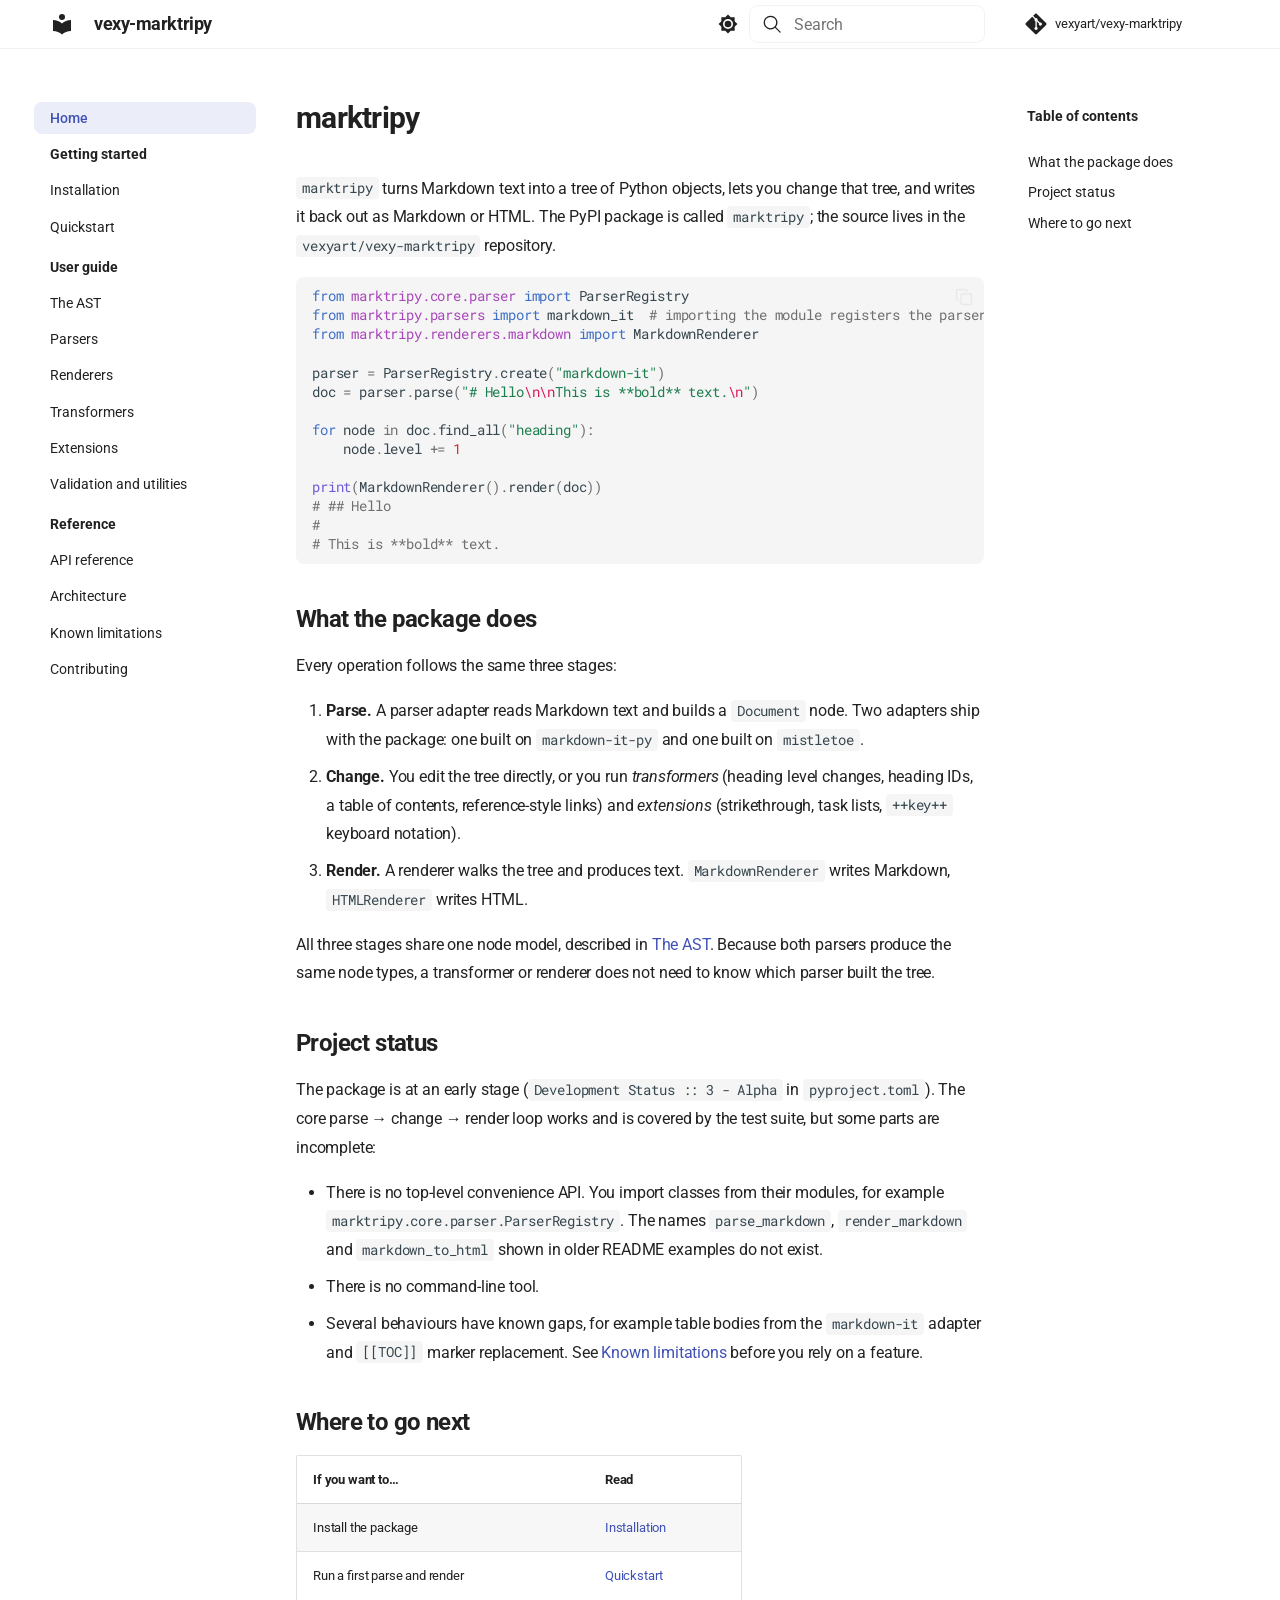
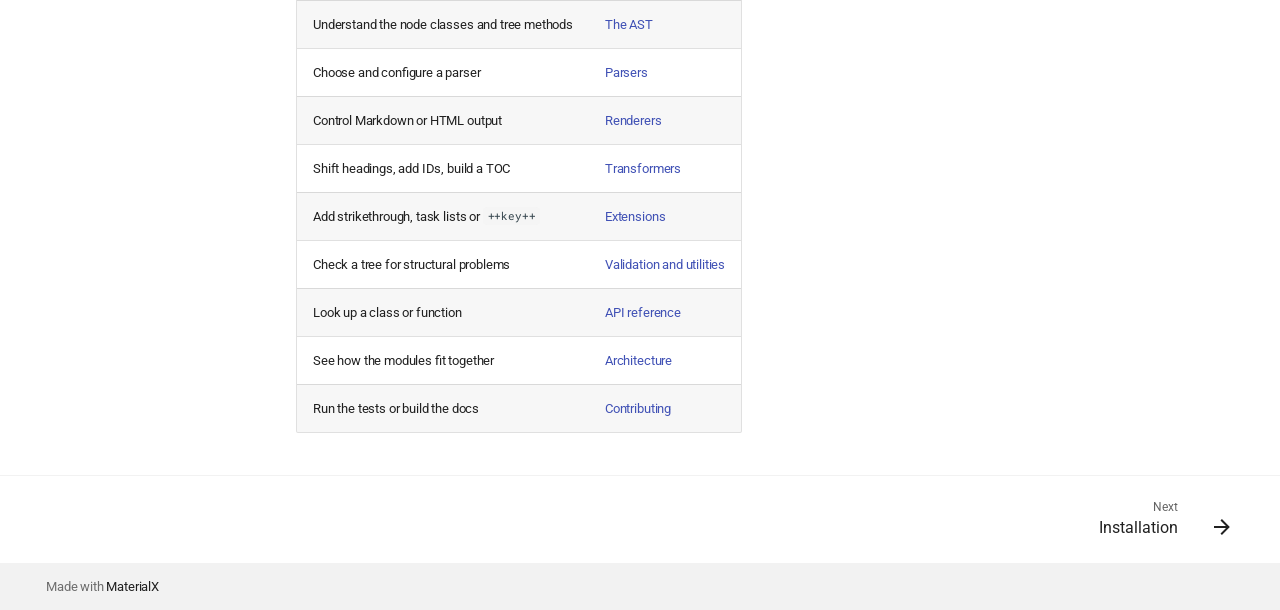
<file: docs/index.html>
<!doctype html>
<html lang="en" class="no-js">
  <head>
    
      <meta charset="utf-8">
      <meta name="viewport" content="width=device-width,initial-scale=1">
      
        <meta name="description" content="A Python package for converting Markdown to AST and back to Markdown">
      
      
      
        <link rel="canonical" href="https://vexy.dev/vexy-marktripy/">
      
      
      
        <link rel="next" href="installation/">
      
      
        
      
      
      
      
        
        
        
          <link rel="icon" href="assets/images/favicon.png">
        
      
      <meta name="generator" content="mkdocs-ProperDocs 1.6.7, mkdocs-materialx-10.1.8">
    
    
      
        <title>vexy-marktripy</title>
      
    
    
      <link rel="stylesheet" href="assets/stylesheets/main.314bbef5.min.css">
      
        
        <link rel="stylesheet" href="assets/stylesheets/palette.a45159b5.min.css">
      
    
    

    

    
      
    
    
      
        
        
        <link rel="preconnect" href="https://fonts.gstatic.com" crossorigin>
        <link rel="stylesheet" href="https://fonts.googleapis.com/css?family=Roboto:300,300i,400,400i,700,700i%7CRoboto+Mono:400,400i,700,700i&display=fallback">
        <style>:root{--md-text-font:"Roboto";--md-code-font:"Roboto Mono"}</style>
      
    
    
    <script>__md_scope=new URL(".",location),__md_hash=e=>[...e].reduce(((e,_)=>(e<<5)-e+_.charCodeAt(0)),0),__md_get=(e,_=localStorage,t=__md_scope)=>JSON.parse(_.getItem(t.pathname+"."+e)),__md_set=(e,_,t=localStorage,a=__md_scope)=>{try{t.setItem(a.pathname+"."+e,JSON.stringify(_))}catch(e){}}</script>
    
      

    
    
  </head>
  
  
  
  
    
    
      
    
    
    
    
    <body dir="ltr" data-md-color-scheme="default" data-md-color-primary="indigo" data-md-color-accent="indigo" data-mx-topbar="glass">
  
    
    <input class="md-toggle" data-md-toggle="drawer" type="checkbox" id="__drawer" autocomplete="off">
    <input class="md-toggle" data-md-toggle="toc" type="checkbox" id="__toc" autocomplete="off">
    <input class="md-toggle" data-md-toggle="search" type="checkbox" id="__search" autocomplete="off">
    <label class="md-overlay" for="__drawer"></label>
    <label class="md-overlay" for="__toc"></label>
    <div data-md-component="skip">
      
        
        <a href="#marktripy" class="md-skip">
          Skip to content
        </a>
      
    </div>
    <div data-md-component="announce">
      
    </div>
    
    
      

  

<header class="md-header md-header--shadow" data-md-component="header">
  <nav class="md-header__inner md-grid" aria-label="Header">
    <a href="." title="vexy-marktripy" class="md-header__button md-logo" aria-label="vexy-marktripy" data-md-component="logo">
      
  
  <svg xmlns="http://www.w3.org/2000/svg" viewBox="0 0 24 24"><path d="M12 8a3 3 0 0 0 3-3 3 3 0 0 0-3-3 3 3 0 0 0-3 3 3 3 0 0 0 3 3m0 3.54C9.64 9.35 6.5 8 3 8v11c3.5 0 6.64 1.35 9 3.54 2.36-2.19 5.5-3.54 9-3.54V8c-3.5 0-6.64 1.35-9 3.54"/></svg>

    </a>
    <label class="md-header__button md-icon" for="__drawer">
      
      <svg xmlns="http://www.w3.org/2000/svg" viewBox="0 0 24 24"><path d="M3 6h18v2H3zm0 5h18v2H3zm0 5h18v2H3z"/></svg>
    </label>
    <div class="md-header__title" data-md-component="header-title">
      <div class="md-header__ellipsis">
        <div class="md-header__topic">
          <span class="md-ellipsis">
            vexy-marktripy
          </span>
        </div>
        <div class="md-header__topic" data-md-component="header-topic">
          <span class="md-ellipsis">
            
              Home
            
          </span>
        </div>
      </div>
    </div>
    
      
        <form class="md-header__option" data-md-component="palette">
  
    
    
    
    <input class="md-option" data-md-color-media="" data-md-color-scheme="default" data-md-color-primary="indigo" data-md-color-accent="indigo"  aria-label="Switch to dark mode"  type="radio" name="__palette" id="__palette_0">
    
      <label class="md-header__button md-icon" title="Switch to dark mode" for="__palette_1" hidden>
        <svg xmlns="http://www.w3.org/2000/svg" viewBox="0 0 24 24"><path d="M12 8a4 4 0 0 0-4 4 4 4 0 0 0 4 4 4 4 0 0 0 4-4 4 4 0 0 0-4-4m0 10a6 6 0 0 1-6-6 6 6 0 0 1 6-6 6 6 0 0 1 6 6 6 6 0 0 1-6 6m8-9.31V4h-4.69L12 .69 8.69 4H4v4.69L.69 12 4 15.31V20h4.69L12 23.31 15.31 20H20v-4.69L23.31 12z"/></svg>
      </label>
    
  
    
    
    
    <input class="md-option" data-md-color-media="" data-md-color-scheme="slate" data-md-color-primary="indigo" data-md-color-accent="indigo"  aria-label="Switch to light mode"  type="radio" name="__palette" id="__palette_1">
    
      <label class="md-header__button md-icon" title="Switch to light mode" for="__palette_0" hidden>
        <svg xmlns="http://www.w3.org/2000/svg" viewBox="0 0 24 24"><path d="M12 18c-.89 0-1.74-.2-2.5-.55C11.56 16.5 13 14.42 13 12s-1.44-4.5-3.5-5.45C10.26 6.2 11.11 6 12 6a6 6 0 0 1 6 6 6 6 0 0 1-6 6m8-9.31V4h-4.69L12 .69 8.69 4H4v4.69L.69 12 4 15.31V20h4.69L12 23.31 15.31 20H20v-4.69L23.31 12z"/></svg>
      </label>
    
  
</form>
      
    
    
      <script>var palette=__md_get("__palette");if(palette&&palette.color){if("(prefers-color-scheme)"===palette.color.media){var media=matchMedia("(prefers-color-scheme: light)"),input=document.querySelector(media.matches?"[data-md-color-media='(prefers-color-scheme: light)']":"[data-md-color-media='(prefers-color-scheme: dark)']");palette.color.media=input.getAttribute("data-md-color-media"),palette.color.scheme=input.getAttribute("data-md-color-scheme"),palette.color.primary=input.getAttribute("data-md-color-primary"),palette.color.accent=input.getAttribute("data-md-color-accent")}for(var[key,value]of Object.entries(palette.color))document.body.setAttribute("data-md-color-"+key,value)}</script>
    
    
    
      
      
        <label class="md-header__button md-icon" for="__search">
          
          <svg xmlns="http://www.w3.org/2000/svg" viewBox="0 0 24 24"><path d="M10.25 2a8.25 8.25 0 0 1 6.34 13.53l5.69 5.69a.749.749 0 0 1-.326 1.275.75.75 0 0 1-.734-.215l-5.69-5.69A8.25 8.25 0 1 1 10.25 2M3.5 10.25a6.75 6.75 0 1 0 13.5 0 6.75 6.75 0 0 0-13.5 0"/></svg>
        </label>
        <div class="md-search" data-md-component="search" role="dialog">
  <label class="md-search__overlay" for="__search"></label>
  <div class="md-search__inner" role="search">
    <form class="md-search__form" name="search">
      <input type="text" class="md-search__input" name="query" aria-label="Search" placeholder="Search" autocapitalize="off" autocorrect="off" autocomplete="off" spellcheck="false" data-md-component="search-query" required>
      <label class="md-search__icon md-icon" for="__search">
        
        <svg xmlns="http://www.w3.org/2000/svg" viewBox="0 0 24 24"><path d="M10.25 2a8.25 8.25 0 0 1 6.34 13.53l5.69 5.69a.749.749 0 0 1-.326 1.275.75.75 0 0 1-.734-.215l-5.69-5.69A8.25 8.25 0 1 1 10.25 2M3.5 10.25a6.75 6.75 0 1 0 13.5 0 6.75 6.75 0 0 0-13.5 0"/></svg>
        
        <svg xmlns="http://www.w3.org/2000/svg" viewBox="0 0 24 24"><path d="M20 11v2H8l5.5 5.5-1.42 1.42L4.16 12l7.92-7.92L13.5 5.5 8 11z"/></svg>
      </label>
      <nav class="md-search__options" aria-label="Search">
        
        <button type="reset" class="md-search__icon md-icon" title="Clear" aria-label="Clear" tabindex="-1">
          
          <svg xmlns="http://www.w3.org/2000/svg" viewBox="0 0 24 24"><path d="M19 6.41 17.59 5 12 10.59 6.41 5 5 6.41 10.59 12 5 17.59 6.41 19 12 13.41 17.59 19 19 17.59 13.41 12z"/></svg>
        </button>
      </nav>
      
    </form>
    <div class="md-search__output">
      <div class="md-search__scrollwrap" tabindex="0">
        <div class="md-search-result" data-md-component="search-result">
          <div class="md-search-result__meta">
            Initializing search
          </div>
          <ol class="md-search-result__list" role="presentation"></ol>
        </div>
      </div>
    </div>
  </div>
</div>
      
    
    
      <div class="md-header__source">
        <a href="https://github.com/vexyart/vexy-marktripy" title="Go to repository" class="md-source" data-md-component="source">
  <div class="md-source__icon md-icon">
    
    <svg xmlns="http://www.w3.org/2000/svg" viewBox="0 0 448 512"><!--! Font Awesome Free 7.1.0 by @fontawesome - https://fontawesome.com License - https://fontawesome.com/license/free (Icons: CC BY 4.0, Fonts: SIL OFL 1.1, Code: MIT License) Copyright 2025 Fonticons, Inc.--><path d="M439.6 236.1 244 40.5c-5.4-5.5-12.8-8.5-20.4-8.5s-15 3-20.4 8.4L162.5 81l51.5 51.5c27.1-9.1 52.7 16.8 43.4 43.7l49.7 49.7c34.2-11.8 61.2 31 35.5 56.7-26.5 26.5-70.2-2.9-56-37.3L240.3 199v121.9c25.3 12.5 22.3 41.8 9.1 55-6.4 6.4-15.2 10.1-24.3 10.1s-17.8-3.6-24.3-10.1c-17.6-17.6-11.1-46.9 11.2-56v-123c-20.8-8.5-24.6-30.7-18.6-45L142.6 101 8.5 235.1C3 240.6 0 247.9 0 255.5s3 15 8.5 20.4l195.6 195.7c5.4 5.4 12.7 8.4 20.4 8.4s15-3 20.4-8.4l194.7-194.7c5.4-5.4 8.4-12.8 8.4-20.4s-3-15-8.4-20.4"/></svg>
  </div>
  <div class="md-source__repository">
    vexyart/vexy-marktripy
  </div>
</a>
      </div>
    
  </nav>
  
</header>
    
    <div class="md-container" data-md-component="container">
      
      
        
          
        
      
      <main class="md-main" data-md-component="main">
        <div class="md-main__inner md-grid">
          
            
              
              <div class="md-sidebar md-sidebar--primary" data-md-component="sidebar" data-md-type="navigation" >
                <div class="md-sidebar__scrollwrap">
                  <div class="md-sidebar__inner">
                    



<nav class="md-nav md-nav--primary" aria-label="Navigation" data-md-level="0">
  <label class="md-nav__title" for="__drawer">
    <a href="." title="vexy-marktripy" class="md-nav__button md-logo" aria-label="vexy-marktripy" data-md-component="logo">
      
  
  <svg xmlns="http://www.w3.org/2000/svg" viewBox="0 0 24 24"><path d="M12 8a3 3 0 0 0 3-3 3 3 0 0 0-3-3 3 3 0 0 0-3 3 3 3 0 0 0 3 3m0 3.54C9.64 9.35 6.5 8 3 8v11c3.5 0 6.64 1.35 9 3.54 2.36-2.19 5.5-3.54 9-3.54V8c-3.5 0-6.64 1.35-9 3.54"/></svg>

    </a>
    vexy-marktripy
  </label>
  
    <div class="md-nav__source">
      <a href="https://github.com/vexyart/vexy-marktripy" title="Go to repository" class="md-source" data-md-component="source">
  <div class="md-source__icon md-icon">
    
    <svg xmlns="http://www.w3.org/2000/svg" viewBox="0 0 448 512"><!--! Font Awesome Free 7.1.0 by @fontawesome - https://fontawesome.com License - https://fontawesome.com/license/free (Icons: CC BY 4.0, Fonts: SIL OFL 1.1, Code: MIT License) Copyright 2025 Fonticons, Inc.--><path d="M439.6 236.1 244 40.5c-5.4-5.5-12.8-8.5-20.4-8.5s-15 3-20.4 8.4L162.5 81l51.5 51.5c27.1-9.1 52.7 16.8 43.4 43.7l49.7 49.7c34.2-11.8 61.2 31 35.5 56.7-26.5 26.5-70.2-2.9-56-37.3L240.3 199v121.9c25.3 12.5 22.3 41.8 9.1 55-6.4 6.4-15.2 10.1-24.3 10.1s-17.8-3.6-24.3-10.1c-17.6-17.6-11.1-46.9 11.2-56v-123c-20.8-8.5-24.6-30.7-18.6-45L142.6 101 8.5 235.1C3 240.6 0 247.9 0 255.5s3 15 8.5 20.4l195.6 195.7c5.4 5.4 12.7 8.4 20.4 8.4s15-3 20.4-8.4l194.7-194.7c5.4-5.4 8.4-12.8 8.4-20.4s-3-15-8.4-20.4"/></svg>
  </div>
  <div class="md-source__repository">
    vexyart/vexy-marktripy
  </div>
</a>
    </div>
  
  <ul class="md-nav__list">
    
      
      
  
  
    
  
  
  
    <li class="md-nav__item md-nav__item--active">
      
      <input class="md-nav__toggle md-toggle" type="checkbox" id="__toc">
      
      
        
      
      
        <label class="md-nav__link md-nav__link--active" for="__toc">
          
  
  
  <span class="md-ellipsis">
    
  
    Home
  

    
  </span>
  
  

          <span class="md-nav__icon md-icon"></span>
        </label>
      
      <a href="." class="md-nav__link md-nav__link--active">
        
  
  
  <span class="md-ellipsis">
    
  
    Home
  

    
  </span>
  
  

      </a>
      
        

<nav class="md-nav md-nav--secondary" aria-label="Table of contents">
  
  
  
    
  
  
    <label class="md-nav__title" for="__toc">
      <span class="md-nav__icon md-icon"></span>
      Table of contents
    </label>
    <ul class="md-nav__list" data-md-component="toc">
      
        <li class="md-nav__item">
  <a href="#what-the-package-does" class="md-nav__link">
    <span class="md-ellipsis">
      
        What the package does
      
    </span>
  </a>
  
</li>
      
        <li class="md-nav__item">
  <a href="#project-status" class="md-nav__link">
    <span class="md-ellipsis">
      
        Project status
      
    </span>
  </a>
  
</li>
      
        <li class="md-nav__item">
  <a href="#where-to-go-next" class="md-nav__link">
    <span class="md-ellipsis">
      
        Where to go next
      
    </span>
  </a>
  
</li>
      
    </ul>
  
</nav>
      
    </li>
  

    
      
      
  
  
  
  
    
    
    
    
      
        
        
      
    
    
    <li class="md-nav__item md-nav__item--section md-nav__item--nested">
      
        
        
        <input class="md-nav__toggle md-toggle " type="checkbox" id="__nav_2" >
        
          
          <label class="md-nav__link" for="__nav_2" id="__nav_2_label" tabindex="">
            
  
  
  <span class="md-ellipsis">
    
  
    Getting started
  

    
  </span>
  
  

            <span class="md-nav__icon md-icon"></span>
          </label>
        
        <nav class="md-nav" data-md-level="1" aria-labelledby="__nav_2_label" aria-expanded="false">
          <label class="md-nav__title" for="__nav_2">
            <span class="md-nav__icon md-icon"></span>
            
  
    Getting started
  

          </label>
          <ul class="md-nav__list">
            
              
                
  
  
  
  
    <li class="md-nav__item">
      <a href="installation/" class="md-nav__link">
        
  
  
  <span class="md-ellipsis">
    
  
    Installation
  

    
  </span>
  
  

      </a>
    </li>
  

              
            
              
                
  
  
  
  
    <li class="md-nav__item">
      <a href="quickstart/" class="md-nav__link">
        
  
  
  <span class="md-ellipsis">
    
  
    Quickstart
  

    
  </span>
  
  

      </a>
    </li>
  

              
            
          </ul>
        </nav>
      
    </li>
  

    
      
      
  
  
  
  
    
    
    
    
      
        
        
      
    
    
    <li class="md-nav__item md-nav__item--section md-nav__item--nested">
      
        
        
        <input class="md-nav__toggle md-toggle " type="checkbox" id="__nav_3" >
        
          
          <label class="md-nav__link" for="__nav_3" id="__nav_3_label" tabindex="">
            
  
  
  <span class="md-ellipsis">
    
  
    User guide
  

    
  </span>
  
  

            <span class="md-nav__icon md-icon"></span>
          </label>
        
        <nav class="md-nav" data-md-level="1" aria-labelledby="__nav_3_label" aria-expanded="false">
          <label class="md-nav__title" for="__nav_3">
            <span class="md-nav__icon md-icon"></span>
            
  
    User guide
  

          </label>
          <ul class="md-nav__list">
            
              
                
  
  
  
  
    <li class="md-nav__item">
      <a href="ast/" class="md-nav__link">
        
  
  
  <span class="md-ellipsis">
    
  
    The AST
  

    
  </span>
  
  

      </a>
    </li>
  

              
            
              
                
  
  
  
  
    <li class="md-nav__item">
      <a href="parsers/" class="md-nav__link">
        
  
  
  <span class="md-ellipsis">
    
  
    Parsers
  

    
  </span>
  
  

      </a>
    </li>
  

              
            
              
                
  
  
  
  
    <li class="md-nav__item">
      <a href="renderers/" class="md-nav__link">
        
  
  
  <span class="md-ellipsis">
    
  
    Renderers
  

    
  </span>
  
  

      </a>
    </li>
  

              
            
              
                
  
  
  
  
    <li class="md-nav__item">
      <a href="transformers/" class="md-nav__link">
        
  
  
  <span class="md-ellipsis">
    
  
    Transformers
  

    
  </span>
  
  

      </a>
    </li>
  

              
            
              
                
  
  
  
  
    <li class="md-nav__item">
      <a href="extensions/" class="md-nav__link">
        
  
  
  <span class="md-ellipsis">
    
  
    Extensions
  

    
  </span>
  
  

      </a>
    </li>
  

              
            
              
                
  
  
  
  
    <li class="md-nav__item">
      <a href="validation/" class="md-nav__link">
        
  
  
  <span class="md-ellipsis">
    
  
    Validation and utilities
  

    
  </span>
  
  

      </a>
    </li>
  

              
            
          </ul>
        </nav>
      
    </li>
  

    
      
      
  
  
  
  
    
    
    
    
      
        
        
      
    
    
    <li class="md-nav__item md-nav__item--section md-nav__item--nested">
      
        
        
        <input class="md-nav__toggle md-toggle " type="checkbox" id="__nav_4" >
        
          
          <label class="md-nav__link" for="__nav_4" id="__nav_4_label" tabindex="">
            
  
  
  <span class="md-ellipsis">
    
  
    Reference
  

    
  </span>
  
  

            <span class="md-nav__icon md-icon"></span>
          </label>
        
        <nav class="md-nav" data-md-level="1" aria-labelledby="__nav_4_label" aria-expanded="false">
          <label class="md-nav__title" for="__nav_4">
            <span class="md-nav__icon md-icon"></span>
            
  
    Reference
  

          </label>
          <ul class="md-nav__list">
            
              
                
  
  
  
  
    <li class="md-nav__item">
      <a href="api/" class="md-nav__link">
        
  
  
  <span class="md-ellipsis">
    
  
    API reference
  

    
  </span>
  
  

      </a>
    </li>
  

              
            
              
                
  
  
  
  
    <li class="md-nav__item">
      <a href="architecture/" class="md-nav__link">
        
  
  
  <span class="md-ellipsis">
    
  
    Architecture
  

    
  </span>
  
  

      </a>
    </li>
  

              
            
              
                
  
  
  
  
    <li class="md-nav__item">
      <a href="limitations/" class="md-nav__link">
        
  
  
  <span class="md-ellipsis">
    
  
    Known limitations
  

    
  </span>
  
  

      </a>
    </li>
  

              
            
              
                
  
  
  
  
    <li class="md-nav__item">
      <a href="contributing/" class="md-nav__link">
        
  
  
  <span class="md-ellipsis">
    
  
    Contributing
  

    
  </span>
  
  

      </a>
    </li>
  

              
            
          </ul>
        </nav>
      
    </li>
  

    
  </ul>
</nav>
                  </div>
                </div>
              </div>
            
            
              
              <div class="md-sidebar md-sidebar--secondary" data-md-component="sidebar" data-md-type="toc" >
                <div class="md-sidebar__scrollwrap">
                  <div class="md-sidebar__inner">
                    

<nav class="md-nav md-nav--secondary" aria-label="Table of contents">
  
  
  
    
  
  
    <label class="md-nav__title" for="__toc">
      <span class="md-nav__icon md-icon"></span>
      Table of contents
    </label>
    <ul class="md-nav__list" data-md-component="toc">
      
        <li class="md-nav__item">
  <a href="#what-the-package-does" class="md-nav__link">
    <span class="md-ellipsis">
      
        What the package does
      
    </span>
  </a>
  
</li>
      
        <li class="md-nav__item">
  <a href="#project-status" class="md-nav__link">
    <span class="md-ellipsis">
      
        Project status
      
    </span>
  </a>
  
</li>
      
        <li class="md-nav__item">
  <a href="#where-to-go-next" class="md-nav__link">
    <span class="md-ellipsis">
      
        Where to go next
      
    </span>
  </a>
  
</li>
      
    </ul>
  
</nav>
                  </div>
                </div>
              </div>
            
          
          
            <div class="md-content" data-md-component="content">
              
              <article class="md-content__inner md-typeset">
                
                  
  
  


<h1 id="marktripy">marktripy<a class="headerlink" href="#marktripy" title="Permanent link">&para;</a></h1>
<p><code>marktripy</code> turns Markdown text into a tree of Python objects, lets you change that tree, and writes it back out as Markdown or HTML. The PyPI package is called <code>marktripy</code>; the source lives in the <code>vexyart/vexy-marktripy</code> repository.</p>
<div class="highlight"><pre><span></span><code><a id="__codelineno-0-1" name="__codelineno-0-1" href="#__codelineno-0-1"></a><span class="kn">from</span><span class="w"> </span><span class="nn">marktripy.core.parser</span><span class="w"> </span><span class="kn">import</span> <span class="n">ParserRegistry</span>
<a id="__codelineno-0-2" name="__codelineno-0-2" href="#__codelineno-0-2"></a><span class="kn">from</span><span class="w"> </span><span class="nn">marktripy.parsers</span><span class="w"> </span><span class="kn">import</span> <span class="n">markdown_it</span>  <span class="c1"># importing the module registers the parser</span>
<a id="__codelineno-0-3" name="__codelineno-0-3" href="#__codelineno-0-3"></a><span class="kn">from</span><span class="w"> </span><span class="nn">marktripy.renderers.markdown</span><span class="w"> </span><span class="kn">import</span> <span class="n">MarkdownRenderer</span>
<a id="__codelineno-0-4" name="__codelineno-0-4" href="#__codelineno-0-4"></a>
<a id="__codelineno-0-5" name="__codelineno-0-5" href="#__codelineno-0-5"></a><span class="n">parser</span> <span class="o">=</span> <span class="n">ParserRegistry</span><span class="o">.</span><span class="n">create</span><span class="p">(</span><span class="s2">"markdown-it"</span><span class="p">)</span>
<a id="__codelineno-0-6" name="__codelineno-0-6" href="#__codelineno-0-6"></a><span class="n">doc</span> <span class="o">=</span> <span class="n">parser</span><span class="o">.</span><span class="n">parse</span><span class="p">(</span><span class="s2">"# Hello</span><span class="se">\n\n</span><span class="s2">This is **bold** text.</span><span class="se">\n</span><span class="s2">"</span><span class="p">)</span>
<a id="__codelineno-0-7" name="__codelineno-0-7" href="#__codelineno-0-7"></a>
<a id="__codelineno-0-8" name="__codelineno-0-8" href="#__codelineno-0-8"></a><span class="k">for</span> <span class="n">node</span> <span class="ow">in</span> <span class="n">doc</span><span class="o">.</span><span class="n">find_all</span><span class="p">(</span><span class="s2">"heading"</span><span class="p">):</span>
<a id="__codelineno-0-9" name="__codelineno-0-9" href="#__codelineno-0-9"></a>    <span class="n">node</span><span class="o">.</span><span class="n">level</span> <span class="o">+=</span> <span class="mi">1</span>
<a id="__codelineno-0-10" name="__codelineno-0-10" href="#__codelineno-0-10"></a>
<a id="__codelineno-0-11" name="__codelineno-0-11" href="#__codelineno-0-11"></a><span class="nb">print</span><span class="p">(</span><span class="n">MarkdownRenderer</span><span class="p">()</span><span class="o">.</span><span class="n">render</span><span class="p">(</span><span class="n">doc</span><span class="p">))</span>
<a id="__codelineno-0-12" name="__codelineno-0-12" href="#__codelineno-0-12"></a><span class="c1"># ## Hello</span>
<a id="__codelineno-0-13" name="__codelineno-0-13" href="#__codelineno-0-13"></a><span class="c1">#</span>
<a id="__codelineno-0-14" name="__codelineno-0-14" href="#__codelineno-0-14"></a><span class="c1"># This is **bold** text.</span>
</code></pre></div>
<h2 id="what-the-package-does">What the package does<a class="headerlink" href="#what-the-package-does" title="Permanent link">&para;</a></h2>
<p>Every operation follows the same three stages:</p>
<ol>
<li><strong>Parse.</strong> A parser adapter reads Markdown text and builds a <code>Document</code> node. Two adapters ship with the package: one built on <code>markdown-it-py</code> and one built on <code>mistletoe</code>.</li>
<li><strong>Change.</strong> You edit the tree directly, or you run <em>transformers</em> (heading level changes, heading IDs, a table of contents, reference-style links) and <em>extensions</em> (strikethrough, task lists, <code>++key++</code> keyboard notation).</li>
<li><strong>Render.</strong> A renderer walks the tree and produces text. <code>MarkdownRenderer</code> writes Markdown, <code>HTMLRenderer</code> writes HTML.</li>
</ol>
<p>All three stages share one node model, described in <a href="ast/">The AST</a>. Because both parsers produce the same node types, a transformer or renderer does not need to know which parser built the tree.</p>
<h2 id="project-status">Project status<a class="headerlink" href="#project-status" title="Permanent link">&para;</a></h2>
<p>The package is at an early stage (<code>Development Status :: 3 - Alpha</code> in <code>pyproject.toml</code>). The core parse → change → render loop works and is covered by the test suite, but some parts are incomplete:</p>
<ul>
<li>There is no top-level convenience API. You import classes from their modules, for example <code>marktripy.core.parser.ParserRegistry</code>. The names <code>parse_markdown</code>, <code>render_markdown</code> and <code>markdown_to_html</code> shown in older README examples do not exist.</li>
<li>There is no command-line tool.</li>
<li>Several behaviours have known gaps, for example table bodies from the <code>markdown-it</code> adapter and <code>[[TOC]]</code> marker replacement. See <a href="limitations/">Known limitations</a> before you rely on a feature.</li>
</ul>
<h2 id="where-to-go-next">Where to go next<a class="headerlink" href="#where-to-go-next" title="Permanent link">&para;</a></h2>
<table>
<thead>
<tr>
<th>If you want to…</th>
<th>Read</th>
</tr>
</thead>
<tbody>
<tr>
<td>Install the package</td>
<td><a href="installation/">Installation</a></td>
</tr>
<tr>
<td>Run a first parse and render</td>
<td><a href="quickstart/">Quickstart</a></td>
</tr>
<tr>
<td>Understand the node classes and tree methods</td>
<td><a href="ast/">The AST</a></td>
</tr>
<tr>
<td>Choose and configure a parser</td>
<td><a href="parsers/">Parsers</a></td>
</tr>
<tr>
<td>Control Markdown or HTML output</td>
<td><a href="renderers/">Renderers</a></td>
</tr>
<tr>
<td>Shift headings, add IDs, build a TOC</td>
<td><a href="transformers/">Transformers</a></td>
</tr>
<tr>
<td>Add strikethrough, task lists or <code>++key++</code></td>
<td><a href="extensions/">Extensions</a></td>
</tr>
<tr>
<td>Check a tree for structural problems</td>
<td><a href="validation/">Validation and utilities</a></td>
</tr>
<tr>
<td>Look up a class or function</td>
<td><a href="api/">API reference</a></td>
</tr>
<tr>
<td>See how the modules fit together</td>
<td><a href="architecture/">Architecture</a></td>
</tr>
<tr>
<td>Run the tests or build the docs</td>
<td><a href="contributing/">Contributing</a></td>
</tr>
</tbody>
</table>












                
              </article>
            </div>
          
          
<script>var target=document.getElementById(location.hash.slice(1));target&&target.name&&(target.checked=target.name.startsWith("__tabbed_"))</script>
        </div>
          <div class="md-top" data-md-component="top" hidden>
  <div class="md-top__center">
    <button type="button" class="md-top__button md-top__button--main" data-md-action="top">
      
      <svg xmlns="http://www.w3.org/2000/svg" viewBox="0 0 24 24"><path d="M13 20h-2V8l-5.5 5.5-1.42-1.42L12 4.16l7.92 7.92-1.42 1.42L13 8z"/></svg>
      <span>Back to top</span>
    </button>
    
      
      
      <label class="md-top__button md-top__side md-top__side--nav" for="__drawer" >
        <svg xmlns="http://www.w3.org/2000/svg" fill="none" stroke="currentColor" stroke-linecap="round" stroke-linejoin="round" stroke-width="2" class="lucide lucide-panel-left" viewBox="0 0 24 24"><rect width="18" height="18" x="3" y="3" rx="2"/><path d="M9 3v18"/></svg>
      </label>
    
    
      
      
      <label class="md-top__button md-top__side md-top__side--toc" for="__toc" >
        <svg xmlns="http://www.w3.org/2000/svg" fill="none" stroke="currentColor" stroke-linecap="round" stroke-linejoin="round" stroke-width="2" class="lucide lucide-panel-right" viewBox="0 0 24 24"><rect width="18" height="18" x="3" y="3" rx="2"/><path d="M15 3v18"/></svg>
      </label>
    
  </div>
</div>
      </main>
      
        <footer class="md-footer">
  
    
      
      <nav class="md-footer__inner md-grid" aria-label="Footer" >
        
        
          
          <a href="installation/" class="md-footer__link md-footer__link--next" aria-label="Next: Installation">
            <div class="md-footer__title">
              <span class="md-footer__direction">
                Next
              </span>
              <div class="md-ellipsis">
                Installation
              </div>
            </div>
            <div class="md-footer__button md-icon">
              
              <svg xmlns="http://www.w3.org/2000/svg" viewBox="0 0 24 24"><path d="M4 11v2h12l-5.5 5.5 1.42 1.42L19.84 12l-7.92-7.92L10.5 5.5 16 11z"/></svg>
            </div>
          </a>
        
      </nav>
    
  
  <div class="md-footer-meta md-typeset">
    <div class="md-footer-meta__inner md-grid">
      <div class="md-copyright">
  
  
    Made with
    <a href="https://jaywhj.github.io/mkdocs-materialx/" target="_blank" rel="noopener">
      MaterialX
    </a>
  
</div>
      
    </div>
  </div>
</footer>
      
    </div>
    <div class="md-dialog" data-md-component="dialog">
      <div class="md-dialog__inner md-typeset"></div>
    </div>
    
    
    
      
      
      <script id="__config" type="application/json">{"annotate": null, "base": ".", "code": null, "features": ["navigation.sections", "navigation.top", "navigation.footer", "toc.follow", "search.highlight", "content.code.copy", "content.code.annotate"], "search": "assets/javascripts/workers/search.2c215733.min.js", "tags": null, "translations": {"clipboard.copied": "Copied to clipboard", "clipboard.copy": "Copy to clipboard", "code.collapse": "Collapse", "code.download": "Download", "code.expand": "Expand remaining # lines", "code.select": "Toggle line selection", "search.result.more.one": "1 more on this page", "search.result.more.other": "# more on this page", "search.result.none": "No matching documents", "search.result.one": "1 matching document", "search.result.other": "# matching documents", "search.result.placeholder": "Type to start searching", "search.result.term.missing": "Missing", "select.version": "Select version"}, "version": null}</script>
    
    
      <script src="assets/javascripts/bundle.fc193f93.min.js"></script>
      
    
  </body>
</html>
</file>
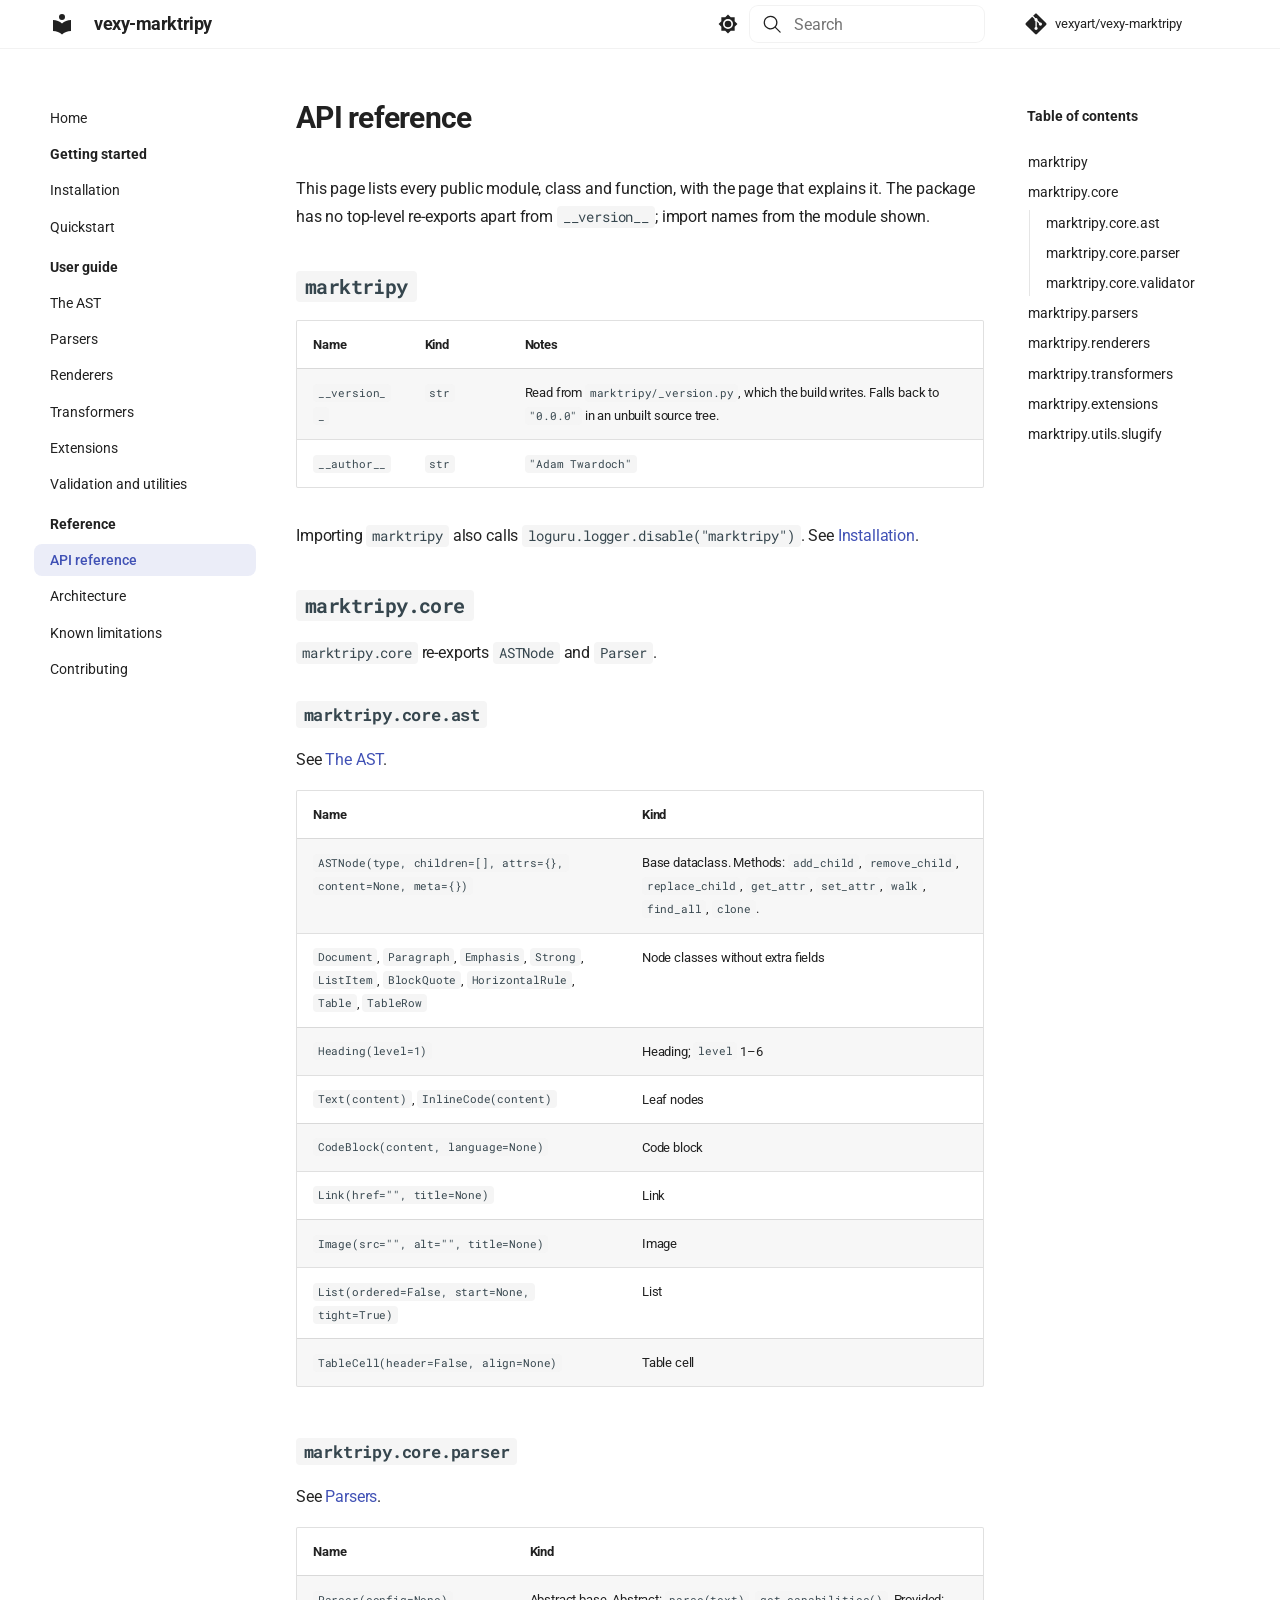
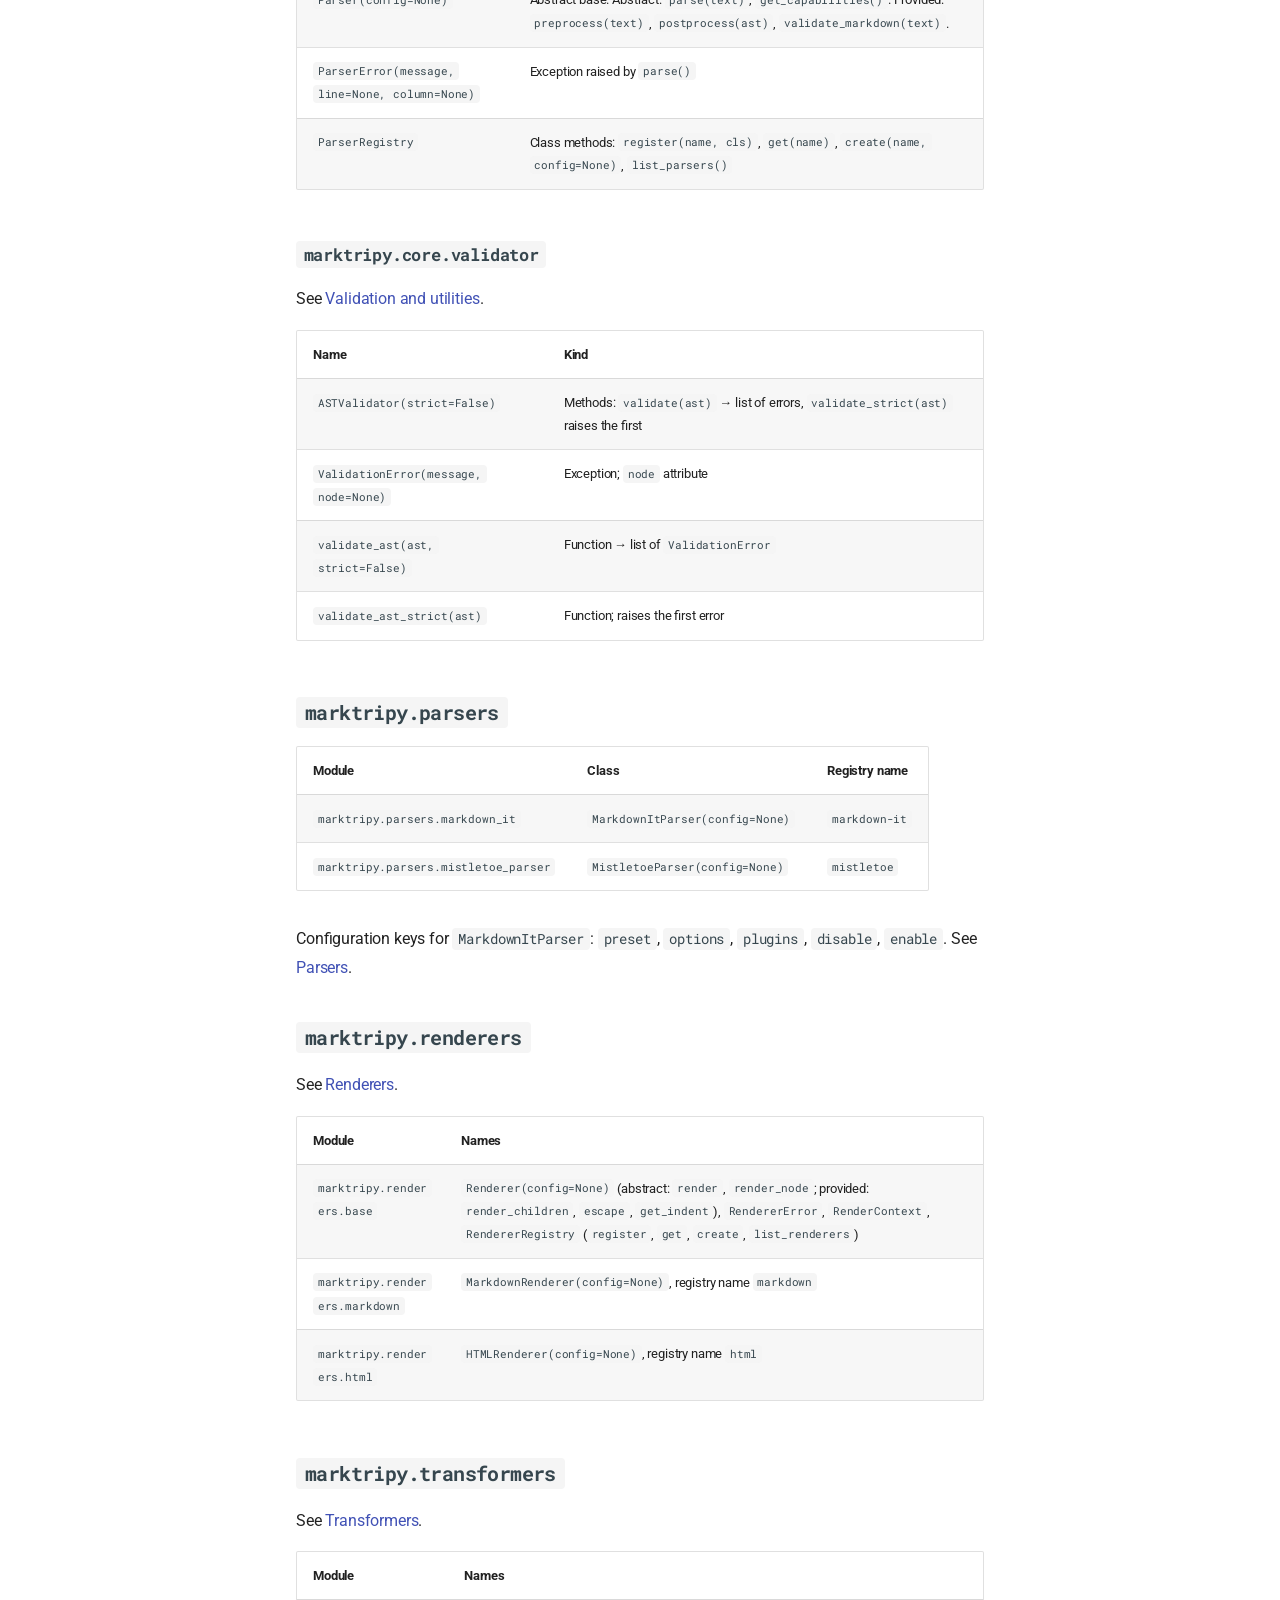
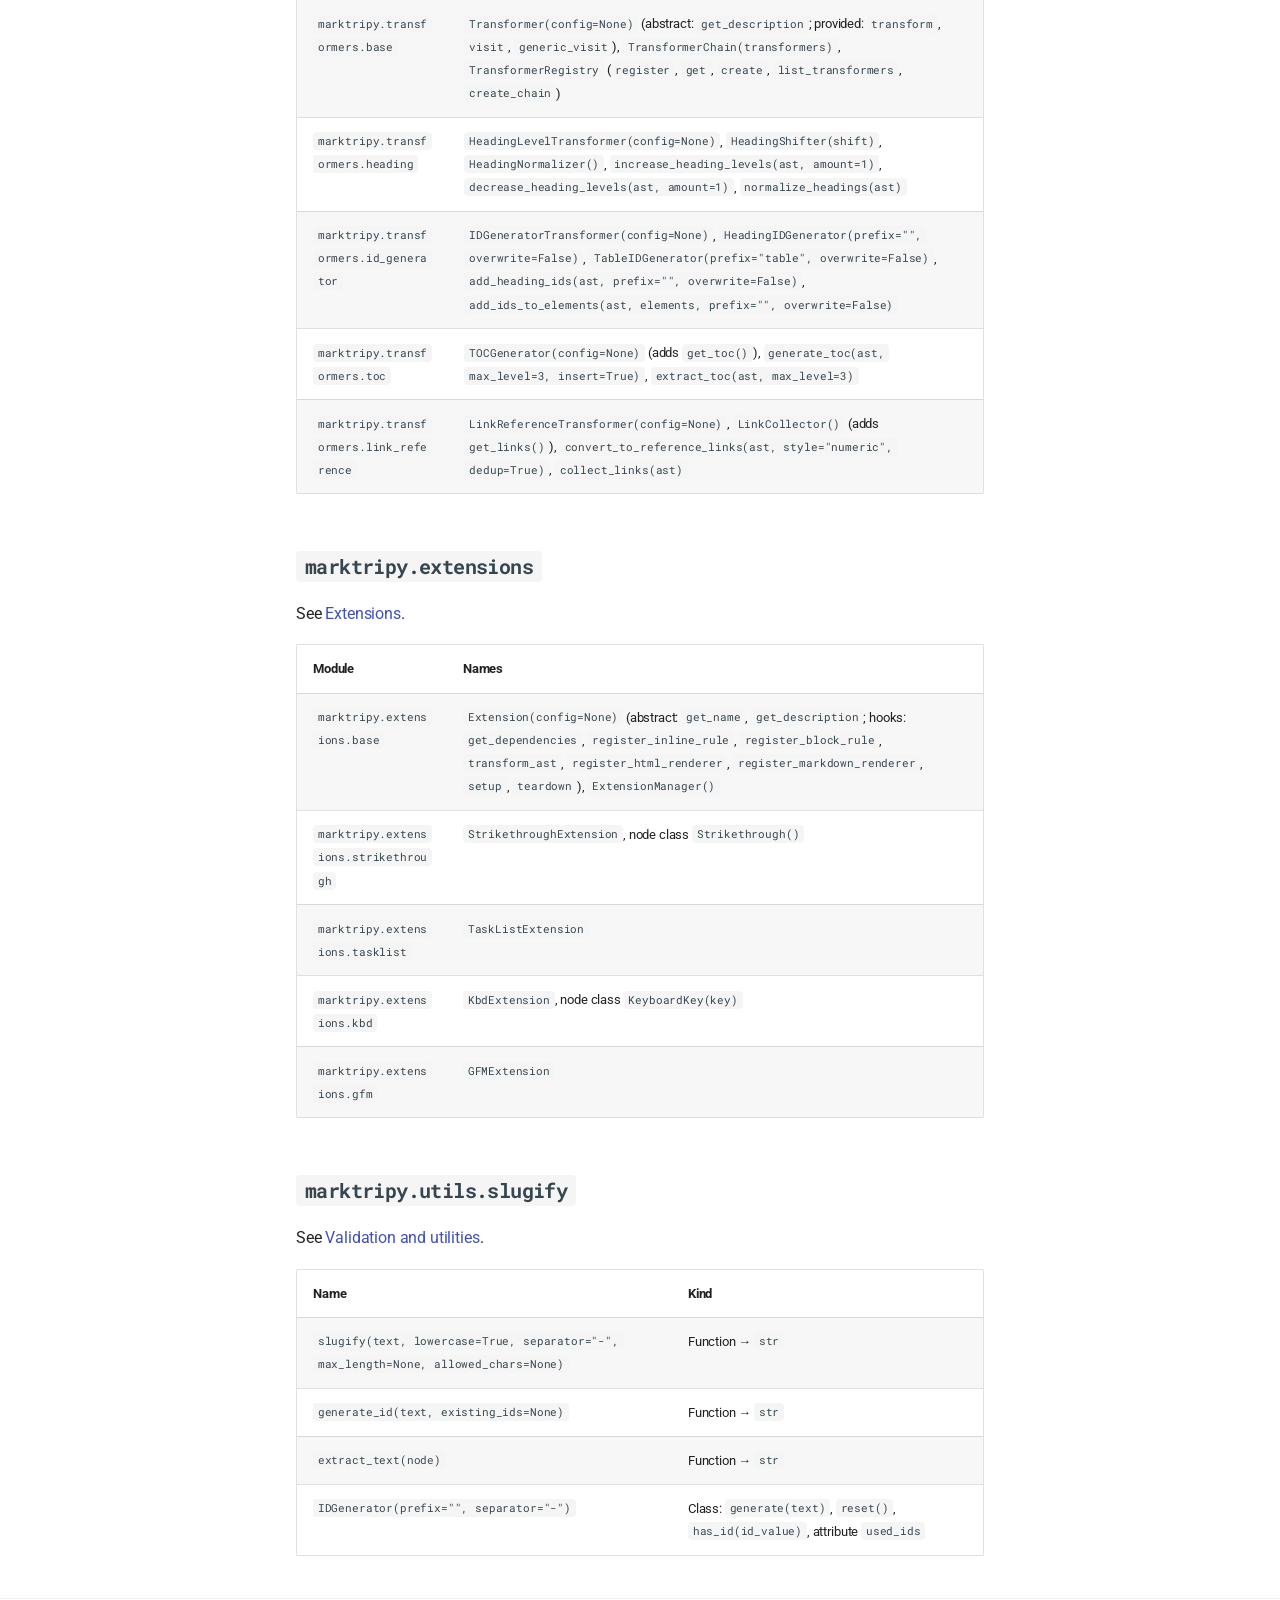
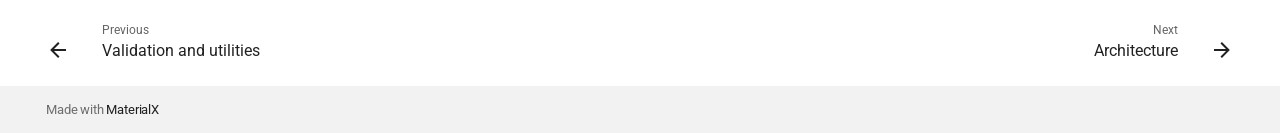
<file: docs/api/index.html>
<!doctype html>
<html lang="en" class="no-js">
  <head>
    
      <meta charset="utf-8">
      <meta name="viewport" content="width=device-width,initial-scale=1">
      
        <meta name="description" content="A Python package for converting Markdown to AST and back to Markdown">
      
      
      
        <link rel="canonical" href="https://vexy.dev/vexy-marktripy/api/">
      
      
        <link rel="prev" href="../validation/">
      
      
        <link rel="next" href="../architecture/">
      
      
        
      
      
      
      
        
        
        
          <link rel="icon" href="../assets/images/favicon.png">
        
      
      <meta name="generator" content="mkdocs-ProperDocs 1.6.7, mkdocs-materialx-10.1.8">
    
    
      
        <title>API reference - vexy-marktripy</title>
      
    
    
      <link rel="stylesheet" href="../assets/stylesheets/main.314bbef5.min.css">
      
        
        <link rel="stylesheet" href="../assets/stylesheets/palette.a45159b5.min.css">
      
    
    

    

    
      
    
    
      
        
        
        <link rel="preconnect" href="https://fonts.gstatic.com" crossorigin>
        <link rel="stylesheet" href="https://fonts.googleapis.com/css?family=Roboto:300,300i,400,400i,700,700i%7CRoboto+Mono:400,400i,700,700i&display=fallback">
        <style>:root{--md-text-font:"Roboto";--md-code-font:"Roboto Mono"}</style>
      
    
    
    <script>__md_scope=new URL("..",location),__md_hash=e=>[...e].reduce(((e,_)=>(e<<5)-e+_.charCodeAt(0)),0),__md_get=(e,_=localStorage,t=__md_scope)=>JSON.parse(_.getItem(t.pathname+"."+e)),__md_set=(e,_,t=localStorage,a=__md_scope)=>{try{t.setItem(a.pathname+"."+e,JSON.stringify(_))}catch(e){}}</script>
    
      

    
    
  </head>
  
  
  
  
    
    
      
    
    
    
    
    <body dir="ltr" data-md-color-scheme="default" data-md-color-primary="indigo" data-md-color-accent="indigo" data-mx-topbar="glass">
  
    
    <input class="md-toggle" data-md-toggle="drawer" type="checkbox" id="__drawer" autocomplete="off">
    <input class="md-toggle" data-md-toggle="toc" type="checkbox" id="__toc" autocomplete="off">
    <input class="md-toggle" data-md-toggle="search" type="checkbox" id="__search" autocomplete="off">
    <label class="md-overlay" for="__drawer"></label>
    <label class="md-overlay" for="__toc"></label>
    <div data-md-component="skip">
      
        
        <a href="#api-reference" class="md-skip">
          Skip to content
        </a>
      
    </div>
    <div data-md-component="announce">
      
    </div>
    
    
      

  

<header class="md-header md-header--shadow" data-md-component="header">
  <nav class="md-header__inner md-grid" aria-label="Header">
    <a href=".." title="vexy-marktripy" class="md-header__button md-logo" aria-label="vexy-marktripy" data-md-component="logo">
      
  
  <svg xmlns="http://www.w3.org/2000/svg" viewBox="0 0 24 24"><path d="M12 8a3 3 0 0 0 3-3 3 3 0 0 0-3-3 3 3 0 0 0-3 3 3 3 0 0 0 3 3m0 3.54C9.64 9.35 6.5 8 3 8v11c3.5 0 6.64 1.35 9 3.54 2.36-2.19 5.5-3.54 9-3.54V8c-3.5 0-6.64 1.35-9 3.54"/></svg>

    </a>
    <label class="md-header__button md-icon" for="__drawer">
      
      <svg xmlns="http://www.w3.org/2000/svg" viewBox="0 0 24 24"><path d="M3 6h18v2H3zm0 5h18v2H3zm0 5h18v2H3z"/></svg>
    </label>
    <div class="md-header__title" data-md-component="header-title">
      <div class="md-header__ellipsis">
        <div class="md-header__topic">
          <span class="md-ellipsis">
            vexy-marktripy
          </span>
        </div>
        <div class="md-header__topic" data-md-component="header-topic">
          <span class="md-ellipsis">
            
              API reference
            
          </span>
        </div>
      </div>
    </div>
    
      
        <form class="md-header__option" data-md-component="palette">
  
    
    
    
    <input class="md-option" data-md-color-media="" data-md-color-scheme="default" data-md-color-primary="indigo" data-md-color-accent="indigo"  aria-label="Switch to dark mode"  type="radio" name="__palette" id="__palette_0">
    
      <label class="md-header__button md-icon" title="Switch to dark mode" for="__palette_1" hidden>
        <svg xmlns="http://www.w3.org/2000/svg" viewBox="0 0 24 24"><path d="M12 8a4 4 0 0 0-4 4 4 4 0 0 0 4 4 4 4 0 0 0 4-4 4 4 0 0 0-4-4m0 10a6 6 0 0 1-6-6 6 6 0 0 1 6-6 6 6 0 0 1 6 6 6 6 0 0 1-6 6m8-9.31V4h-4.69L12 .69 8.69 4H4v4.69L.69 12 4 15.31V20h4.69L12 23.31 15.31 20H20v-4.69L23.31 12z"/></svg>
      </label>
    
  
    
    
    
    <input class="md-option" data-md-color-media="" data-md-color-scheme="slate" data-md-color-primary="indigo" data-md-color-accent="indigo"  aria-label="Switch to light mode"  type="radio" name="__palette" id="__palette_1">
    
      <label class="md-header__button md-icon" title="Switch to light mode" for="__palette_0" hidden>
        <svg xmlns="http://www.w3.org/2000/svg" viewBox="0 0 24 24"><path d="M12 18c-.89 0-1.74-.2-2.5-.55C11.56 16.5 13 14.42 13 12s-1.44-4.5-3.5-5.45C10.26 6.2 11.11 6 12 6a6 6 0 0 1 6 6 6 6 0 0 1-6 6m8-9.31V4h-4.69L12 .69 8.69 4H4v4.69L.69 12 4 15.31V20h4.69L12 23.31 15.31 20H20v-4.69L23.31 12z"/></svg>
      </label>
    
  
</form>
      
    
    
      <script>var palette=__md_get("__palette");if(palette&&palette.color){if("(prefers-color-scheme)"===palette.color.media){var media=matchMedia("(prefers-color-scheme: light)"),input=document.querySelector(media.matches?"[data-md-color-media='(prefers-color-scheme: light)']":"[data-md-color-media='(prefers-color-scheme: dark)']");palette.color.media=input.getAttribute("data-md-color-media"),palette.color.scheme=input.getAttribute("data-md-color-scheme"),palette.color.primary=input.getAttribute("data-md-color-primary"),palette.color.accent=input.getAttribute("data-md-color-accent")}for(var[key,value]of Object.entries(palette.color))document.body.setAttribute("data-md-color-"+key,value)}</script>
    
    
    
      
      
        <label class="md-header__button md-icon" for="__search">
          
          <svg xmlns="http://www.w3.org/2000/svg" viewBox="0 0 24 24"><path d="M10.25 2a8.25 8.25 0 0 1 6.34 13.53l5.69 5.69a.749.749 0 0 1-.326 1.275.75.75 0 0 1-.734-.215l-5.69-5.69A8.25 8.25 0 1 1 10.25 2M3.5 10.25a6.75 6.75 0 1 0 13.5 0 6.75 6.75 0 0 0-13.5 0"/></svg>
        </label>
        <div class="md-search" data-md-component="search" role="dialog">
  <label class="md-search__overlay" for="__search"></label>
  <div class="md-search__inner" role="search">
    <form class="md-search__form" name="search">
      <input type="text" class="md-search__input" name="query" aria-label="Search" placeholder="Search" autocapitalize="off" autocorrect="off" autocomplete="off" spellcheck="false" data-md-component="search-query" required>
      <label class="md-search__icon md-icon" for="__search">
        
        <svg xmlns="http://www.w3.org/2000/svg" viewBox="0 0 24 24"><path d="M10.25 2a8.25 8.25 0 0 1 6.34 13.53l5.69 5.69a.749.749 0 0 1-.326 1.275.75.75 0 0 1-.734-.215l-5.69-5.69A8.25 8.25 0 1 1 10.25 2M3.5 10.25a6.75 6.75 0 1 0 13.5 0 6.75 6.75 0 0 0-13.5 0"/></svg>
        
        <svg xmlns="http://www.w3.org/2000/svg" viewBox="0 0 24 24"><path d="M20 11v2H8l5.5 5.5-1.42 1.42L4.16 12l7.92-7.92L13.5 5.5 8 11z"/></svg>
      </label>
      <nav class="md-search__options" aria-label="Search">
        
        <button type="reset" class="md-search__icon md-icon" title="Clear" aria-label="Clear" tabindex="-1">
          
          <svg xmlns="http://www.w3.org/2000/svg" viewBox="0 0 24 24"><path d="M19 6.41 17.59 5 12 10.59 6.41 5 5 6.41 10.59 12 5 17.59 6.41 19 12 13.41 17.59 19 19 17.59 13.41 12z"/></svg>
        </button>
      </nav>
      
    </form>
    <div class="md-search__output">
      <div class="md-search__scrollwrap" tabindex="0">
        <div class="md-search-result" data-md-component="search-result">
          <div class="md-search-result__meta">
            Initializing search
          </div>
          <ol class="md-search-result__list" role="presentation"></ol>
        </div>
      </div>
    </div>
  </div>
</div>
      
    
    
      <div class="md-header__source">
        <a href="https://github.com/vexyart/vexy-marktripy" title="Go to repository" class="md-source" data-md-component="source">
  <div class="md-source__icon md-icon">
    
    <svg xmlns="http://www.w3.org/2000/svg" viewBox="0 0 448 512"><!--! Font Awesome Free 7.1.0 by @fontawesome - https://fontawesome.com License - https://fontawesome.com/license/free (Icons: CC BY 4.0, Fonts: SIL OFL 1.1, Code: MIT License) Copyright 2025 Fonticons, Inc.--><path d="M439.6 236.1 244 40.5c-5.4-5.5-12.8-8.5-20.4-8.5s-15 3-20.4 8.4L162.5 81l51.5 51.5c27.1-9.1 52.7 16.8 43.4 43.7l49.7 49.7c34.2-11.8 61.2 31 35.5 56.7-26.5 26.5-70.2-2.9-56-37.3L240.3 199v121.9c25.3 12.5 22.3 41.8 9.1 55-6.4 6.4-15.2 10.1-24.3 10.1s-17.8-3.6-24.3-10.1c-17.6-17.6-11.1-46.9 11.2-56v-123c-20.8-8.5-24.6-30.7-18.6-45L142.6 101 8.5 235.1C3 240.6 0 247.9 0 255.5s3 15 8.5 20.4l195.6 195.7c5.4 5.4 12.7 8.4 20.4 8.4s15-3 20.4-8.4l194.7-194.7c5.4-5.4 8.4-12.8 8.4-20.4s-3-15-8.4-20.4"/></svg>
  </div>
  <div class="md-source__repository">
    vexyart/vexy-marktripy
  </div>
</a>
      </div>
    
  </nav>
  
</header>
    
    <div class="md-container" data-md-component="container">
      
      
        
          
        
      
      <main class="md-main" data-md-component="main">
        <div class="md-main__inner md-grid">
          
            
              
              <div class="md-sidebar md-sidebar--primary" data-md-component="sidebar" data-md-type="navigation" >
                <div class="md-sidebar__scrollwrap">
                  <div class="md-sidebar__inner">
                    



<nav class="md-nav md-nav--primary" aria-label="Navigation" data-md-level="0">
  <label class="md-nav__title" for="__drawer">
    <a href=".." title="vexy-marktripy" class="md-nav__button md-logo" aria-label="vexy-marktripy" data-md-component="logo">
      
  
  <svg xmlns="http://www.w3.org/2000/svg" viewBox="0 0 24 24"><path d="M12 8a3 3 0 0 0 3-3 3 3 0 0 0-3-3 3 3 0 0 0-3 3 3 3 0 0 0 3 3m0 3.54C9.64 9.35 6.5 8 3 8v11c3.5 0 6.64 1.35 9 3.54 2.36-2.19 5.5-3.54 9-3.54V8c-3.5 0-6.64 1.35-9 3.54"/></svg>

    </a>
    vexy-marktripy
  </label>
  
    <div class="md-nav__source">
      <a href="https://github.com/vexyart/vexy-marktripy" title="Go to repository" class="md-source" data-md-component="source">
  <div class="md-source__icon md-icon">
    
    <svg xmlns="http://www.w3.org/2000/svg" viewBox="0 0 448 512"><!--! Font Awesome Free 7.1.0 by @fontawesome - https://fontawesome.com License - https://fontawesome.com/license/free (Icons: CC BY 4.0, Fonts: SIL OFL 1.1, Code: MIT License) Copyright 2025 Fonticons, Inc.--><path d="M439.6 236.1 244 40.5c-5.4-5.5-12.8-8.5-20.4-8.5s-15 3-20.4 8.4L162.5 81l51.5 51.5c27.1-9.1 52.7 16.8 43.4 43.7l49.7 49.7c34.2-11.8 61.2 31 35.5 56.7-26.5 26.5-70.2-2.9-56-37.3L240.3 199v121.9c25.3 12.5 22.3 41.8 9.1 55-6.4 6.4-15.2 10.1-24.3 10.1s-17.8-3.6-24.3-10.1c-17.6-17.6-11.1-46.9 11.2-56v-123c-20.8-8.5-24.6-30.7-18.6-45L142.6 101 8.5 235.1C3 240.6 0 247.9 0 255.5s3 15 8.5 20.4l195.6 195.7c5.4 5.4 12.7 8.4 20.4 8.4s15-3 20.4-8.4l194.7-194.7c5.4-5.4 8.4-12.8 8.4-20.4s-3-15-8.4-20.4"/></svg>
  </div>
  <div class="md-source__repository">
    vexyart/vexy-marktripy
  </div>
</a>
    </div>
  
  <ul class="md-nav__list">
    
      
      
  
  
  
  
    <li class="md-nav__item">
      <a href=".." class="md-nav__link">
        
  
  
  <span class="md-ellipsis">
    
  
    Home
  

    
  </span>
  
  

      </a>
    </li>
  

    
      
      
  
  
  
  
    
    
    
    
      
        
        
      
    
    
    <li class="md-nav__item md-nav__item--section md-nav__item--nested">
      
        
        
        <input class="md-nav__toggle md-toggle " type="checkbox" id="__nav_2" >
        
          
          <label class="md-nav__link" for="__nav_2" id="__nav_2_label" tabindex="">
            
  
  
  <span class="md-ellipsis">
    
  
    Getting started
  

    
  </span>
  
  

            <span class="md-nav__icon md-icon"></span>
          </label>
        
        <nav class="md-nav" data-md-level="1" aria-labelledby="__nav_2_label" aria-expanded="false">
          <label class="md-nav__title" for="__nav_2">
            <span class="md-nav__icon md-icon"></span>
            
  
    Getting started
  

          </label>
          <ul class="md-nav__list">
            
              
                
  
  
  
  
    <li class="md-nav__item">
      <a href="../installation/" class="md-nav__link">
        
  
  
  <span class="md-ellipsis">
    
  
    Installation
  

    
  </span>
  
  

      </a>
    </li>
  

              
            
              
                
  
  
  
  
    <li class="md-nav__item">
      <a href="../quickstart/" class="md-nav__link">
        
  
  
  <span class="md-ellipsis">
    
  
    Quickstart
  

    
  </span>
  
  

      </a>
    </li>
  

              
            
          </ul>
        </nav>
      
    </li>
  

    
      
      
  
  
  
  
    
    
    
    
      
        
        
      
    
    
    <li class="md-nav__item md-nav__item--section md-nav__item--nested">
      
        
        
        <input class="md-nav__toggle md-toggle " type="checkbox" id="__nav_3" >
        
          
          <label class="md-nav__link" for="__nav_3" id="__nav_3_label" tabindex="">
            
  
  
  <span class="md-ellipsis">
    
  
    User guide
  

    
  </span>
  
  

            <span class="md-nav__icon md-icon"></span>
          </label>
        
        <nav class="md-nav" data-md-level="1" aria-labelledby="__nav_3_label" aria-expanded="false">
          <label class="md-nav__title" for="__nav_3">
            <span class="md-nav__icon md-icon"></span>
            
  
    User guide
  

          </label>
          <ul class="md-nav__list">
            
              
                
  
  
  
  
    <li class="md-nav__item">
      <a href="../ast/" class="md-nav__link">
        
  
  
  <span class="md-ellipsis">
    
  
    The AST
  

    
  </span>
  
  

      </a>
    </li>
  

              
            
              
                
  
  
  
  
    <li class="md-nav__item">
      <a href="../parsers/" class="md-nav__link">
        
  
  
  <span class="md-ellipsis">
    
  
    Parsers
  

    
  </span>
  
  

      </a>
    </li>
  

              
            
              
                
  
  
  
  
    <li class="md-nav__item">
      <a href="../renderers/" class="md-nav__link">
        
  
  
  <span class="md-ellipsis">
    
  
    Renderers
  

    
  </span>
  
  

      </a>
    </li>
  

              
            
              
                
  
  
  
  
    <li class="md-nav__item">
      <a href="../transformers/" class="md-nav__link">
        
  
  
  <span class="md-ellipsis">
    
  
    Transformers
  

    
  </span>
  
  

      </a>
    </li>
  

              
            
              
                
  
  
  
  
    <li class="md-nav__item">
      <a href="../extensions/" class="md-nav__link">
        
  
  
  <span class="md-ellipsis">
    
  
    Extensions
  

    
  </span>
  
  

      </a>
    </li>
  

              
            
              
                
  
  
  
  
    <li class="md-nav__item">
      <a href="../validation/" class="md-nav__link">
        
  
  
  <span class="md-ellipsis">
    
  
    Validation and utilities
  

    
  </span>
  
  

      </a>
    </li>
  

              
            
          </ul>
        </nav>
      
    </li>
  

    
      
      
  
  
    
  
  
  
    
    
    
    
      
        
        
      
    
    
    <li class="md-nav__item md-nav__item--active md-nav__item--section md-nav__item--nested">
      
        
        
        <input class="md-nav__toggle md-toggle " type="checkbox" id="__nav_4" checked>
        
          
          <label class="md-nav__link" for="__nav_4" id="__nav_4_label" tabindex="">
            
  
  
  <span class="md-ellipsis">
    
  
    Reference
  

    
  </span>
  
  

            <span class="md-nav__icon md-icon"></span>
          </label>
        
        <nav class="md-nav" data-md-level="1" aria-labelledby="__nav_4_label" aria-expanded="true">
          <label class="md-nav__title" for="__nav_4">
            <span class="md-nav__icon md-icon"></span>
            
  
    Reference
  

          </label>
          <ul class="md-nav__list">
            
              
                
  
  
    
  
  
  
    <li class="md-nav__item md-nav__item--active">
      
      <input class="md-nav__toggle md-toggle" type="checkbox" id="__toc">
      
      
        
      
      
        <label class="md-nav__link md-nav__link--active" for="__toc">
          
  
  
  <span class="md-ellipsis">
    
  
    API reference
  

    
  </span>
  
  

          <span class="md-nav__icon md-icon"></span>
        </label>
      
      <a href="./" class="md-nav__link md-nav__link--active">
        
  
  
  <span class="md-ellipsis">
    
  
    API reference
  

    
  </span>
  
  

      </a>
      
        

<nav class="md-nav md-nav--secondary" aria-label="Table of contents">
  
  
  
    
  
  
    <label class="md-nav__title" for="__toc">
      <span class="md-nav__icon md-icon"></span>
      Table of contents
    </label>
    <ul class="md-nav__list" data-md-component="toc">
      
        <li class="md-nav__item">
  <a href="#marktripy" class="md-nav__link">
    <span class="md-ellipsis">
      
        marktripy
      
    </span>
  </a>
  
</li>
      
        <li class="md-nav__item">
  <a href="#marktripycore" class="md-nav__link">
    <span class="md-ellipsis">
      
        marktripy.core
      
    </span>
  </a>
  
    <nav class="md-nav" aria-label="marktripy.core">
      <ul class="md-nav__list">
        
          <li class="md-nav__item">
  <a href="#marktripycoreast" class="md-nav__link">
    <span class="md-ellipsis">
      
        marktripy.core.ast
      
    </span>
  </a>
  
</li>
        
          <li class="md-nav__item">
  <a href="#marktripycoreparser" class="md-nav__link">
    <span class="md-ellipsis">
      
        marktripy.core.parser
      
    </span>
  </a>
  
</li>
        
          <li class="md-nav__item">
  <a href="#marktripycorevalidator" class="md-nav__link">
    <span class="md-ellipsis">
      
        marktripy.core.validator
      
    </span>
  </a>
  
</li>
        
      </ul>
    </nav>
  
</li>
      
        <li class="md-nav__item">
  <a href="#marktripyparsers" class="md-nav__link">
    <span class="md-ellipsis">
      
        marktripy.parsers
      
    </span>
  </a>
  
</li>
      
        <li class="md-nav__item">
  <a href="#marktripyrenderers" class="md-nav__link">
    <span class="md-ellipsis">
      
        marktripy.renderers
      
    </span>
  </a>
  
</li>
      
        <li class="md-nav__item">
  <a href="#marktripytransformers" class="md-nav__link">
    <span class="md-ellipsis">
      
        marktripy.transformers
      
    </span>
  </a>
  
</li>
      
        <li class="md-nav__item">
  <a href="#marktripyextensions" class="md-nav__link">
    <span class="md-ellipsis">
      
        marktripy.extensions
      
    </span>
  </a>
  
</li>
      
        <li class="md-nav__item">
  <a href="#marktripyutilsslugify" class="md-nav__link">
    <span class="md-ellipsis">
      
        marktripy.utils.slugify
      
    </span>
  </a>
  
</li>
      
    </ul>
  
</nav>
      
    </li>
  

              
            
              
                
  
  
  
  
    <li class="md-nav__item">
      <a href="../architecture/" class="md-nav__link">
        
  
  
  <span class="md-ellipsis">
    
  
    Architecture
  

    
  </span>
  
  

      </a>
    </li>
  

              
            
              
                
  
  
  
  
    <li class="md-nav__item">
      <a href="../limitations/" class="md-nav__link">
        
  
  
  <span class="md-ellipsis">
    
  
    Known limitations
  

    
  </span>
  
  

      </a>
    </li>
  

              
            
              
                
  
  
  
  
    <li class="md-nav__item">
      <a href="../contributing/" class="md-nav__link">
        
  
  
  <span class="md-ellipsis">
    
  
    Contributing
  

    
  </span>
  
  

      </a>
    </li>
  

              
            
          </ul>
        </nav>
      
    </li>
  

    
  </ul>
</nav>
                  </div>
                </div>
              </div>
            
            
              
              <div class="md-sidebar md-sidebar--secondary" data-md-component="sidebar" data-md-type="toc" >
                <div class="md-sidebar__scrollwrap">
                  <div class="md-sidebar__inner">
                    

<nav class="md-nav md-nav--secondary" aria-label="Table of contents">
  
  
  
    
  
  
    <label class="md-nav__title" for="__toc">
      <span class="md-nav__icon md-icon"></span>
      Table of contents
    </label>
    <ul class="md-nav__list" data-md-component="toc">
      
        <li class="md-nav__item">
  <a href="#marktripy" class="md-nav__link">
    <span class="md-ellipsis">
      
        marktripy
      
    </span>
  </a>
  
</li>
      
        <li class="md-nav__item">
  <a href="#marktripycore" class="md-nav__link">
    <span class="md-ellipsis">
      
        marktripy.core
      
    </span>
  </a>
  
    <nav class="md-nav" aria-label="marktripy.core">
      <ul class="md-nav__list">
        
          <li class="md-nav__item">
  <a href="#marktripycoreast" class="md-nav__link">
    <span class="md-ellipsis">
      
        marktripy.core.ast
      
    </span>
  </a>
  
</li>
        
          <li class="md-nav__item">
  <a href="#marktripycoreparser" class="md-nav__link">
    <span class="md-ellipsis">
      
        marktripy.core.parser
      
    </span>
  </a>
  
</li>
        
          <li class="md-nav__item">
  <a href="#marktripycorevalidator" class="md-nav__link">
    <span class="md-ellipsis">
      
        marktripy.core.validator
      
    </span>
  </a>
  
</li>
        
      </ul>
    </nav>
  
</li>
      
        <li class="md-nav__item">
  <a href="#marktripyparsers" class="md-nav__link">
    <span class="md-ellipsis">
      
        marktripy.parsers
      
    </span>
  </a>
  
</li>
      
        <li class="md-nav__item">
  <a href="#marktripyrenderers" class="md-nav__link">
    <span class="md-ellipsis">
      
        marktripy.renderers
      
    </span>
  </a>
  
</li>
      
        <li class="md-nav__item">
  <a href="#marktripytransformers" class="md-nav__link">
    <span class="md-ellipsis">
      
        marktripy.transformers
      
    </span>
  </a>
  
</li>
      
        <li class="md-nav__item">
  <a href="#marktripyextensions" class="md-nav__link">
    <span class="md-ellipsis">
      
        marktripy.extensions
      
    </span>
  </a>
  
</li>
      
        <li class="md-nav__item">
  <a href="#marktripyutilsslugify" class="md-nav__link">
    <span class="md-ellipsis">
      
        marktripy.utils.slugify
      
    </span>
  </a>
  
</li>
      
    </ul>
  
</nav>
                  </div>
                </div>
              </div>
            
          
          
            <div class="md-content" data-md-component="content">
              
              <article class="md-content__inner md-typeset">
                
                  
  
  


<h1 id="api-reference">API reference<a class="headerlink" href="#api-reference" title="Permanent link">&para;</a></h1>
<p>This page lists every public module, class and function, with the page that explains it. The package has no top-level re-exports apart from <code>__version__</code>; import names from the module shown.</p>
<h2 id="marktripy"><code>marktripy</code><a class="headerlink" href="#marktripy" title="Permanent link">&para;</a></h2>
<table>
<thead>
<tr>
<th>Name</th>
<th>Kind</th>
<th>Notes</th>
</tr>
</thead>
<tbody>
<tr>
<td><code>__version__</code></td>
<td><code>str</code></td>
<td>Read from <code>marktripy/_version.py</code>, which the build writes. Falls back to <code>"0.0.0"</code> in an unbuilt source tree.</td>
</tr>
<tr>
<td><code>__author__</code></td>
<td><code>str</code></td>
<td><code>"Adam Twardoch"</code></td>
</tr>
</tbody>
</table>
<p>Importing <code>marktripy</code> also calls <code>loguru.logger.disable("marktripy")</code>. See <a href="../installation/#turn-on-logging">Installation</a>.</p>
<h2 id="marktripycore"><code>marktripy.core</code><a class="headerlink" href="#marktripycore" title="Permanent link">&para;</a></h2>
<p><code>marktripy.core</code> re-exports <code>ASTNode</code> and <code>Parser</code>.</p>
<h3 id="marktripycoreast"><code>marktripy.core.ast</code><a class="headerlink" href="#marktripycoreast" title="Permanent link">&para;</a></h3>
<p>See <a href="../ast/">The AST</a>.</p>
<table>
<thead>
<tr>
<th>Name</th>
<th>Kind</th>
</tr>
</thead>
<tbody>
<tr>
<td><code>ASTNode(type, children=[], attrs={}, content=None, meta={})</code></td>
<td>Base dataclass. Methods: <code>add_child</code>, <code>remove_child</code>, <code>replace_child</code>, <code>get_attr</code>, <code>set_attr</code>, <code>walk</code>, <code>find_all</code>, <code>clone</code>.</td>
</tr>
<tr>
<td><code>Document</code>, <code>Paragraph</code>, <code>Emphasis</code>, <code>Strong</code>, <code>ListItem</code>, <code>BlockQuote</code>, <code>HorizontalRule</code>, <code>Table</code>, <code>TableRow</code></td>
<td>Node classes without extra fields</td>
</tr>
<tr>
<td><code>Heading(level=1)</code></td>
<td>Heading; <code>level</code> 1–6</td>
</tr>
<tr>
<td><code>Text(content)</code>, <code>InlineCode(content)</code></td>
<td>Leaf nodes</td>
</tr>
<tr>
<td><code>CodeBlock(content, language=None)</code></td>
<td>Code block</td>
</tr>
<tr>
<td><code>Link(href="", title=None)</code></td>
<td>Link</td>
</tr>
<tr>
<td><code>Image(src="", alt="", title=None)</code></td>
<td>Image</td>
</tr>
<tr>
<td><code>List(ordered=False, start=None, tight=True)</code></td>
<td>List</td>
</tr>
<tr>
<td><code>TableCell(header=False, align=None)</code></td>
<td>Table cell</td>
</tr>
</tbody>
</table>
<h3 id="marktripycoreparser"><code>marktripy.core.parser</code><a class="headerlink" href="#marktripycoreparser" title="Permanent link">&para;</a></h3>
<p>See <a href="../parsers/">Parsers</a>.</p>
<table>
<thead>
<tr>
<th>Name</th>
<th>Kind</th>
</tr>
</thead>
<tbody>
<tr>
<td><code>Parser(config=None)</code></td>
<td>Abstract base. Abstract: <code>parse(text)</code>, <code>get_capabilities()</code>. Provided: <code>preprocess(text)</code>, <code>postprocess(ast)</code>, <code>validate_markdown(text)</code>.</td>
</tr>
<tr>
<td><code>ParserError(message, line=None, column=None)</code></td>
<td>Exception raised by <code>parse()</code></td>
</tr>
<tr>
<td><code>ParserRegistry</code></td>
<td>Class methods: <code>register(name, cls)</code>, <code>get(name)</code>, <code>create(name, config=None)</code>, <code>list_parsers()</code></td>
</tr>
</tbody>
</table>
<h3 id="marktripycorevalidator"><code>marktripy.core.validator</code><a class="headerlink" href="#marktripycorevalidator" title="Permanent link">&para;</a></h3>
<p>See <a href="../validation/">Validation and utilities</a>.</p>
<table>
<thead>
<tr>
<th>Name</th>
<th>Kind</th>
</tr>
</thead>
<tbody>
<tr>
<td><code>ASTValidator(strict=False)</code></td>
<td>Methods: <code>validate(ast)</code> → list of errors, <code>validate_strict(ast)</code> raises the first</td>
</tr>
<tr>
<td><code>ValidationError(message, node=None)</code></td>
<td>Exception; <code>node</code> attribute</td>
</tr>
<tr>
<td><code>validate_ast(ast, strict=False)</code></td>
<td>Function → list of <code>ValidationError</code></td>
</tr>
<tr>
<td><code>validate_ast_strict(ast)</code></td>
<td>Function; raises the first error</td>
</tr>
</tbody>
</table>
<h2 id="marktripyparsers"><code>marktripy.parsers</code><a class="headerlink" href="#marktripyparsers" title="Permanent link">&para;</a></h2>
<table>
<thead>
<tr>
<th>Module</th>
<th>Class</th>
<th>Registry name</th>
</tr>
</thead>
<tbody>
<tr>
<td><code>marktripy.parsers.markdown_it</code></td>
<td><code>MarkdownItParser(config=None)</code></td>
<td><code>markdown-it</code></td>
</tr>
<tr>
<td><code>marktripy.parsers.mistletoe_parser</code></td>
<td><code>MistletoeParser(config=None)</code></td>
<td><code>mistletoe</code></td>
</tr>
</tbody>
</table>
<p>Configuration keys for <code>MarkdownItParser</code>: <code>preset</code>, <code>options</code>, <code>plugins</code>, <code>disable</code>, <code>enable</code>. See <a href="../parsers/#the-markdown-it-adapter">Parsers</a>.</p>
<h2 id="marktripyrenderers"><code>marktripy.renderers</code><a class="headerlink" href="#marktripyrenderers" title="Permanent link">&para;</a></h2>
<p>See <a href="../renderers/">Renderers</a>.</p>
<table>
<thead>
<tr>
<th>Module</th>
<th>Names</th>
</tr>
</thead>
<tbody>
<tr>
<td><code>marktripy.renderers.base</code></td>
<td><code>Renderer(config=None)</code> (abstract: <code>render</code>, <code>render_node</code>; provided: <code>render_children</code>, <code>escape</code>, <code>get_indent</code>), <code>RendererError</code>, <code>RenderContext</code>, <code>RendererRegistry</code> (<code>register</code>, <code>get</code>, <code>create</code>, <code>list_renderers</code>)</td>
</tr>
<tr>
<td><code>marktripy.renderers.markdown</code></td>
<td><code>MarkdownRenderer(config=None)</code>, registry name <code>markdown</code></td>
</tr>
<tr>
<td><code>marktripy.renderers.html</code></td>
<td><code>HTMLRenderer(config=None)</code>, registry name <code>html</code></td>
</tr>
</tbody>
</table>
<h2 id="marktripytransformers"><code>marktripy.transformers</code><a class="headerlink" href="#marktripytransformers" title="Permanent link">&para;</a></h2>
<p>See <a href="../transformers/">Transformers</a>.</p>
<table>
<thead>
<tr>
<th>Module</th>
<th>Names</th>
</tr>
</thead>
<tbody>
<tr>
<td><code>marktripy.transformers.base</code></td>
<td><code>Transformer(config=None)</code> (abstract: <code>get_description</code>; provided: <code>transform</code>, <code>visit</code>, <code>generic_visit</code>), <code>TransformerChain(transformers)</code>, <code>TransformerRegistry</code> (<code>register</code>, <code>get</code>, <code>create</code>, <code>list_transformers</code>, <code>create_chain</code>)</td>
</tr>
<tr>
<td><code>marktripy.transformers.heading</code></td>
<td><code>HeadingLevelTransformer(config=None)</code>, <code>HeadingShifter(shift)</code>, <code>HeadingNormalizer()</code>, <code>increase_heading_levels(ast, amount=1)</code>, <code>decrease_heading_levels(ast, amount=1)</code>, <code>normalize_headings(ast)</code></td>
</tr>
<tr>
<td><code>marktripy.transformers.id_generator</code></td>
<td><code>IDGeneratorTransformer(config=None)</code>, <code>HeadingIDGenerator(prefix="", overwrite=False)</code>, <code>TableIDGenerator(prefix="table", overwrite=False)</code>, <code>add_heading_ids(ast, prefix="", overwrite=False)</code>, <code>add_ids_to_elements(ast, elements, prefix="", overwrite=False)</code></td>
</tr>
<tr>
<td><code>marktripy.transformers.toc</code></td>
<td><code>TOCGenerator(config=None)</code> (adds <code>get_toc()</code>), <code>generate_toc(ast, max_level=3, insert=True)</code>, <code>extract_toc(ast, max_level=3)</code></td>
</tr>
<tr>
<td><code>marktripy.transformers.link_reference</code></td>
<td><code>LinkReferenceTransformer(config=None)</code>, <code>LinkCollector()</code> (adds <code>get_links()</code>), <code>convert_to_reference_links(ast, style="numeric", dedup=True)</code>, <code>collect_links(ast)</code></td>
</tr>
</tbody>
</table>
<h2 id="marktripyextensions"><code>marktripy.extensions</code><a class="headerlink" href="#marktripyextensions" title="Permanent link">&para;</a></h2>
<p>See <a href="../extensions/">Extensions</a>.</p>
<table>
<thead>
<tr>
<th>Module</th>
<th>Names</th>
</tr>
</thead>
<tbody>
<tr>
<td><code>marktripy.extensions.base</code></td>
<td><code>Extension(config=None)</code> (abstract: <code>get_name</code>, <code>get_description</code>; hooks: <code>get_dependencies</code>, <code>register_inline_rule</code>, <code>register_block_rule</code>, <code>transform_ast</code>, <code>register_html_renderer</code>, <code>register_markdown_renderer</code>, <code>setup</code>, <code>teardown</code>), <code>ExtensionManager()</code></td>
</tr>
<tr>
<td><code>marktripy.extensions.strikethrough</code></td>
<td><code>StrikethroughExtension</code>, node class <code>Strikethrough()</code></td>
</tr>
<tr>
<td><code>marktripy.extensions.tasklist</code></td>
<td><code>TaskListExtension</code></td>
</tr>
<tr>
<td><code>marktripy.extensions.kbd</code></td>
<td><code>KbdExtension</code>, node class <code>KeyboardKey(key)</code></td>
</tr>
<tr>
<td><code>marktripy.extensions.gfm</code></td>
<td><code>GFMExtension</code></td>
</tr>
</tbody>
</table>
<h2 id="marktripyutilsslugify"><code>marktripy.utils.slugify</code><a class="headerlink" href="#marktripyutilsslugify" title="Permanent link">&para;</a></h2>
<p>See <a href="../validation/#slugs-and-ids">Validation and utilities</a>.</p>
<table>
<thead>
<tr>
<th>Name</th>
<th>Kind</th>
</tr>
</thead>
<tbody>
<tr>
<td><code>slugify(text, lowercase=True, separator="-", max_length=None, allowed_chars=None)</code></td>
<td>Function → <code>str</code></td>
</tr>
<tr>
<td><code>generate_id(text, existing_ids=None)</code></td>
<td>Function → <code>str</code></td>
</tr>
<tr>
<td><code>extract_text(node)</code></td>
<td>Function → <code>str</code></td>
</tr>
<tr>
<td><code>IDGenerator(prefix="", separator="-")</code></td>
<td>Class: <code>generate(text)</code>, <code>reset()</code>, <code>has_id(id_value)</code>, attribute <code>used_ids</code></td>
</tr>
</tbody>
</table>












                
              </article>
            </div>
          
          
<script>var target=document.getElementById(location.hash.slice(1));target&&target.name&&(target.checked=target.name.startsWith("__tabbed_"))</script>
        </div>
          <div class="md-top" data-md-component="top" hidden>
  <div class="md-top__center">
    <button type="button" class="md-top__button md-top__button--main" data-md-action="top">
      
      <svg xmlns="http://www.w3.org/2000/svg" viewBox="0 0 24 24"><path d="M13 20h-2V8l-5.5 5.5-1.42-1.42L12 4.16l7.92 7.92-1.42 1.42L13 8z"/></svg>
      <span>Back to top</span>
    </button>
    
      
      
      <label class="md-top__button md-top__side md-top__side--nav" for="__drawer" >
        <svg xmlns="http://www.w3.org/2000/svg" fill="none" stroke="currentColor" stroke-linecap="round" stroke-linejoin="round" stroke-width="2" class="lucide lucide-panel-left" viewBox="0 0 24 24"><rect width="18" height="18" x="3" y="3" rx="2"/><path d="M9 3v18"/></svg>
      </label>
    
    
      
      
      <label class="md-top__button md-top__side md-top__side--toc" for="__toc" >
        <svg xmlns="http://www.w3.org/2000/svg" fill="none" stroke="currentColor" stroke-linecap="round" stroke-linejoin="round" stroke-width="2" class="lucide lucide-panel-right" viewBox="0 0 24 24"><rect width="18" height="18" x="3" y="3" rx="2"/><path d="M15 3v18"/></svg>
      </label>
    
  </div>
</div>
      </main>
      
        <footer class="md-footer">
  
    
      
      <nav class="md-footer__inner md-grid" aria-label="Footer" >
        
          
          <a href="../validation/" class="md-footer__link md-footer__link--prev" aria-label="Previous: Validation and utilities">
            <div class="md-footer__button md-icon">
              
              <svg xmlns="http://www.w3.org/2000/svg" viewBox="0 0 24 24"><path d="M20 11v2H8l5.5 5.5-1.42 1.42L4.16 12l7.92-7.92L13.5 5.5 8 11z"/></svg>
            </div>
            <div class="md-footer__title">
              <span class="md-footer__direction">
                Previous
              </span>
              <div class="md-ellipsis">
                Validation and utilities
              </div>
            </div>
          </a>
        
        
          
          <a href="../architecture/" class="md-footer__link md-footer__link--next" aria-label="Next: Architecture">
            <div class="md-footer__title">
              <span class="md-footer__direction">
                Next
              </span>
              <div class="md-ellipsis">
                Architecture
              </div>
            </div>
            <div class="md-footer__button md-icon">
              
              <svg xmlns="http://www.w3.org/2000/svg" viewBox="0 0 24 24"><path d="M4 11v2h12l-5.5 5.5 1.42 1.42L19.84 12l-7.92-7.92L10.5 5.5 16 11z"/></svg>
            </div>
          </a>
        
      </nav>
    
  
  <div class="md-footer-meta md-typeset">
    <div class="md-footer-meta__inner md-grid">
      <div class="md-copyright">
  
  
    Made with
    <a href="https://jaywhj.github.io/mkdocs-materialx/" target="_blank" rel="noopener">
      MaterialX
    </a>
  
</div>
      
    </div>
  </div>
</footer>
      
    </div>
    <div class="md-dialog" data-md-component="dialog">
      <div class="md-dialog__inner md-typeset"></div>
    </div>
    
    
    
      
      
      <script id="__config" type="application/json">{"annotate": null, "base": "..", "code": null, "features": ["navigation.sections", "navigation.top", "navigation.footer", "toc.follow", "search.highlight", "content.code.copy", "content.code.annotate"], "search": "../assets/javascripts/workers/search.2c215733.min.js", "tags": null, "translations": {"clipboard.copied": "Copied to clipboard", "clipboard.copy": "Copy to clipboard", "code.collapse": "Collapse", "code.download": "Download", "code.expand": "Expand remaining # lines", "code.select": "Toggle line selection", "search.result.more.one": "1 more on this page", "search.result.more.other": "# more on this page", "search.result.none": "No matching documents", "search.result.one": "1 matching document", "search.result.other": "# matching documents", "search.result.placeholder": "Type to start searching", "search.result.term.missing": "Missing", "select.version": "Select version"}, "version": null}</script>
    
    
      <script src="../assets/javascripts/bundle.fc193f93.min.js"></script>
      
    
  </body>
</html>
</file>
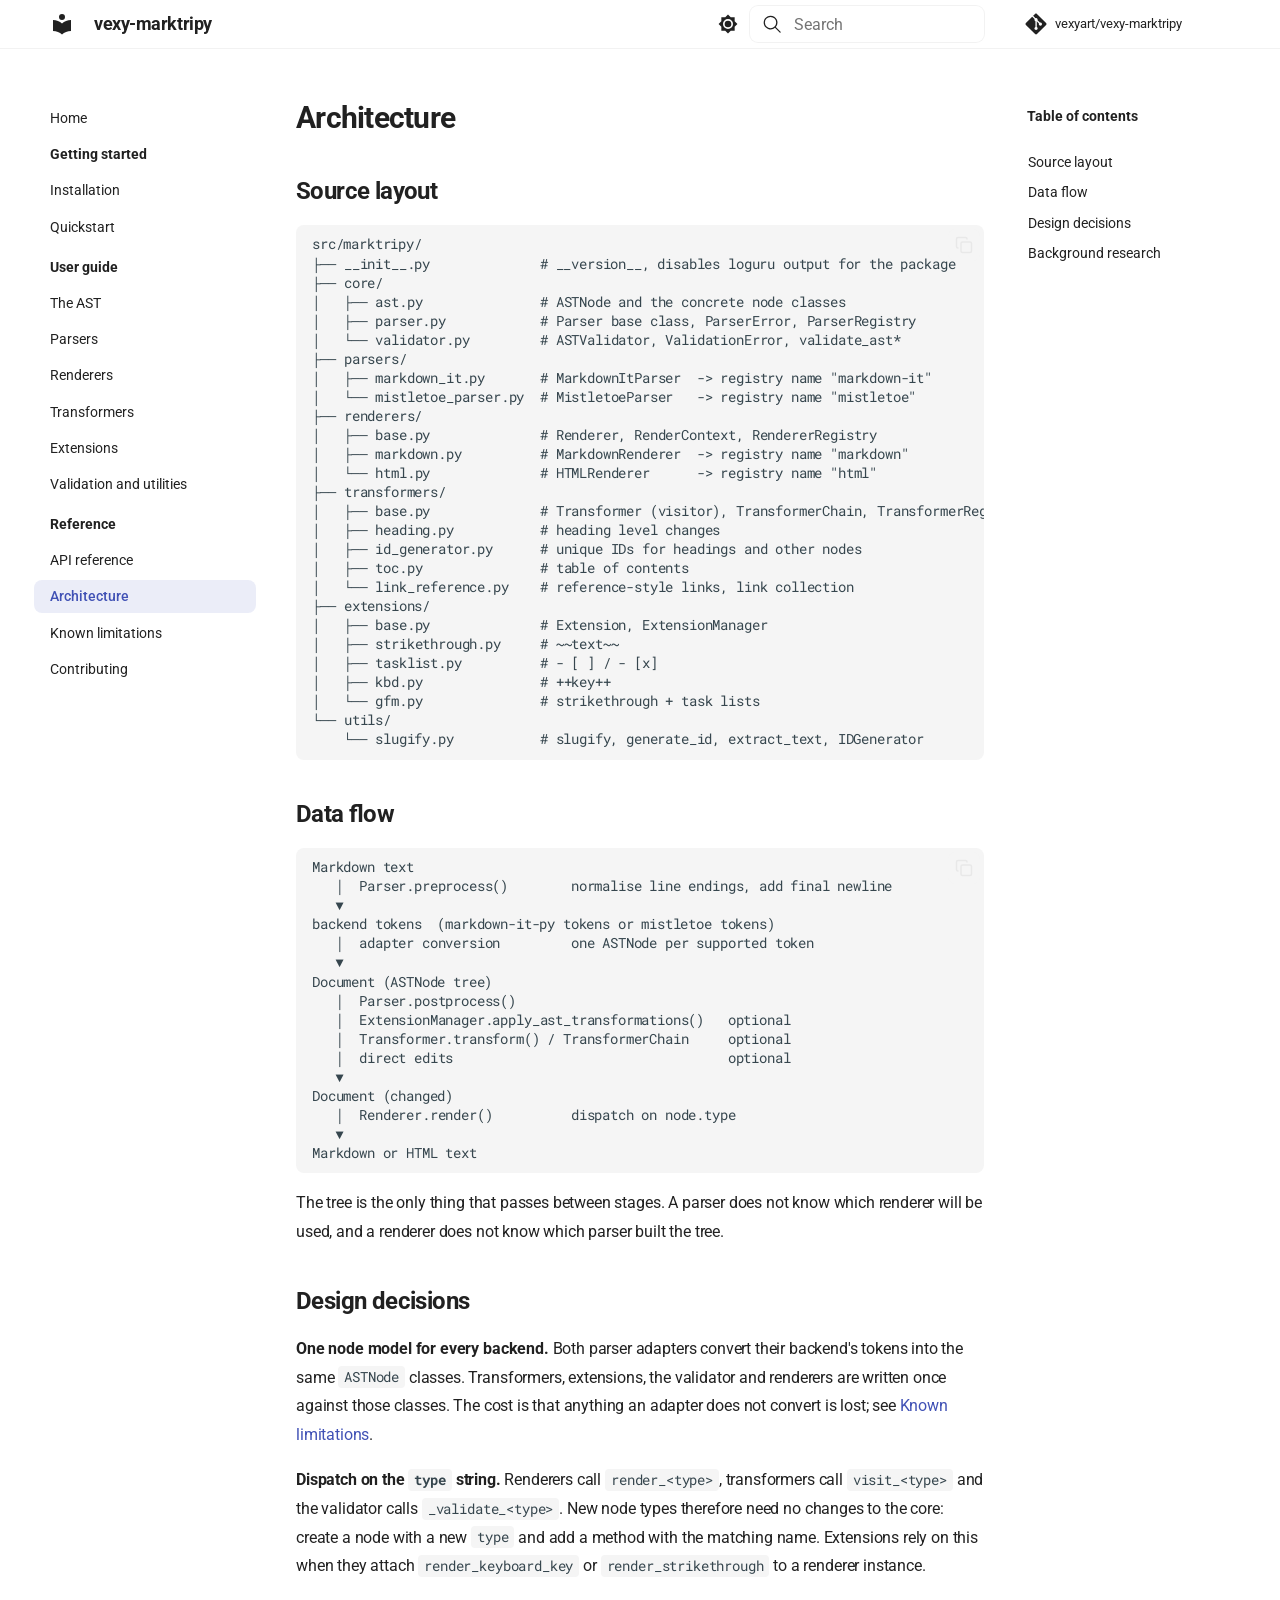
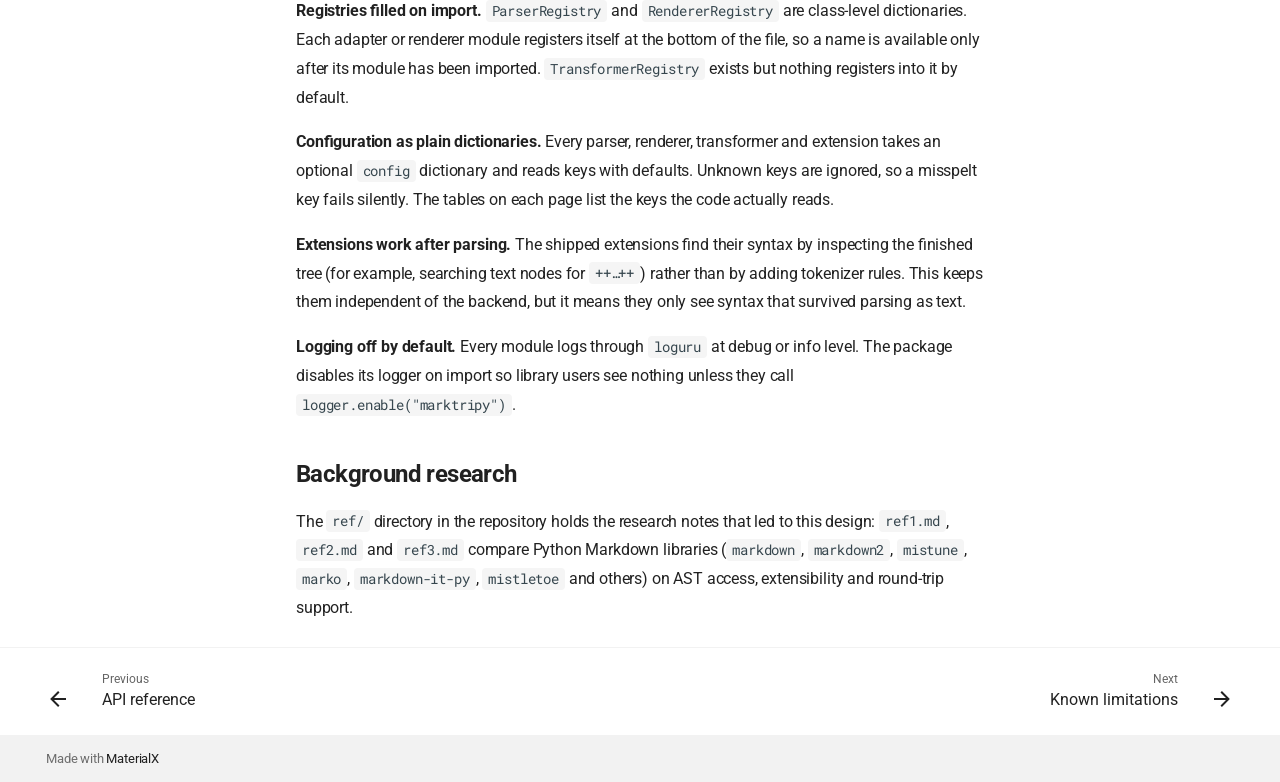
<file: docs/architecture/index.html>
<!doctype html>
<html lang="en" class="no-js">
  <head>
    
      <meta charset="utf-8">
      <meta name="viewport" content="width=device-width,initial-scale=1">
      
        <meta name="description" content="A Python package for converting Markdown to AST and back to Markdown">
      
      
      
        <link rel="canonical" href="https://vexy.dev/vexy-marktripy/architecture/">
      
      
        <link rel="prev" href="../api/">
      
      
        <link rel="next" href="../limitations/">
      
      
        
      
      
      
      
        
        
        
          <link rel="icon" href="../assets/images/favicon.png">
        
      
      <meta name="generator" content="mkdocs-ProperDocs 1.6.7, mkdocs-materialx-10.1.8">
    
    
      
        <title>Architecture - vexy-marktripy</title>
      
    
    
      <link rel="stylesheet" href="../assets/stylesheets/main.314bbef5.min.css">
      
        
        <link rel="stylesheet" href="../assets/stylesheets/palette.a45159b5.min.css">
      
    
    

    

    
      
    
    
      
        
        
        <link rel="preconnect" href="https://fonts.gstatic.com" crossorigin>
        <link rel="stylesheet" href="https://fonts.googleapis.com/css?family=Roboto:300,300i,400,400i,700,700i%7CRoboto+Mono:400,400i,700,700i&display=fallback">
        <style>:root{--md-text-font:"Roboto";--md-code-font:"Roboto Mono"}</style>
      
    
    
    <script>__md_scope=new URL("..",location),__md_hash=e=>[...e].reduce(((e,_)=>(e<<5)-e+_.charCodeAt(0)),0),__md_get=(e,_=localStorage,t=__md_scope)=>JSON.parse(_.getItem(t.pathname+"."+e)),__md_set=(e,_,t=localStorage,a=__md_scope)=>{try{t.setItem(a.pathname+"."+e,JSON.stringify(_))}catch(e){}}</script>
    
      

    
    
  </head>
  
  
  
  
    
    
      
    
    
    
    
    <body dir="ltr" data-md-color-scheme="default" data-md-color-primary="indigo" data-md-color-accent="indigo" data-mx-topbar="glass">
  
    
    <input class="md-toggle" data-md-toggle="drawer" type="checkbox" id="__drawer" autocomplete="off">
    <input class="md-toggle" data-md-toggle="toc" type="checkbox" id="__toc" autocomplete="off">
    <input class="md-toggle" data-md-toggle="search" type="checkbox" id="__search" autocomplete="off">
    <label class="md-overlay" for="__drawer"></label>
    <label class="md-overlay" for="__toc"></label>
    <div data-md-component="skip">
      
        
        <a href="#architecture" class="md-skip">
          Skip to content
        </a>
      
    </div>
    <div data-md-component="announce">
      
    </div>
    
    
      

  

<header class="md-header md-header--shadow" data-md-component="header">
  <nav class="md-header__inner md-grid" aria-label="Header">
    <a href=".." title="vexy-marktripy" class="md-header__button md-logo" aria-label="vexy-marktripy" data-md-component="logo">
      
  
  <svg xmlns="http://www.w3.org/2000/svg" viewBox="0 0 24 24"><path d="M12 8a3 3 0 0 0 3-3 3 3 0 0 0-3-3 3 3 0 0 0-3 3 3 3 0 0 0 3 3m0 3.54C9.64 9.35 6.5 8 3 8v11c3.5 0 6.64 1.35 9 3.54 2.36-2.19 5.5-3.54 9-3.54V8c-3.5 0-6.64 1.35-9 3.54"/></svg>

    </a>
    <label class="md-header__button md-icon" for="__drawer">
      
      <svg xmlns="http://www.w3.org/2000/svg" viewBox="0 0 24 24"><path d="M3 6h18v2H3zm0 5h18v2H3zm0 5h18v2H3z"/></svg>
    </label>
    <div class="md-header__title" data-md-component="header-title">
      <div class="md-header__ellipsis">
        <div class="md-header__topic">
          <span class="md-ellipsis">
            vexy-marktripy
          </span>
        </div>
        <div class="md-header__topic" data-md-component="header-topic">
          <span class="md-ellipsis">
            
              Architecture
            
          </span>
        </div>
      </div>
    </div>
    
      
        <form class="md-header__option" data-md-component="palette">
  
    
    
    
    <input class="md-option" data-md-color-media="" data-md-color-scheme="default" data-md-color-primary="indigo" data-md-color-accent="indigo"  aria-label="Switch to dark mode"  type="radio" name="__palette" id="__palette_0">
    
      <label class="md-header__button md-icon" title="Switch to dark mode" for="__palette_1" hidden>
        <svg xmlns="http://www.w3.org/2000/svg" viewBox="0 0 24 24"><path d="M12 8a4 4 0 0 0-4 4 4 4 0 0 0 4 4 4 4 0 0 0 4-4 4 4 0 0 0-4-4m0 10a6 6 0 0 1-6-6 6 6 0 0 1 6-6 6 6 0 0 1 6 6 6 6 0 0 1-6 6m8-9.31V4h-4.69L12 .69 8.69 4H4v4.69L.69 12 4 15.31V20h4.69L12 23.31 15.31 20H20v-4.69L23.31 12z"/></svg>
      </label>
    
  
    
    
    
    <input class="md-option" data-md-color-media="" data-md-color-scheme="slate" data-md-color-primary="indigo" data-md-color-accent="indigo"  aria-label="Switch to light mode"  type="radio" name="__palette" id="__palette_1">
    
      <label class="md-header__button md-icon" title="Switch to light mode" for="__palette_0" hidden>
        <svg xmlns="http://www.w3.org/2000/svg" viewBox="0 0 24 24"><path d="M12 18c-.89 0-1.74-.2-2.5-.55C11.56 16.5 13 14.42 13 12s-1.44-4.5-3.5-5.45C10.26 6.2 11.11 6 12 6a6 6 0 0 1 6 6 6 6 0 0 1-6 6m8-9.31V4h-4.69L12 .69 8.69 4H4v4.69L.69 12 4 15.31V20h4.69L12 23.31 15.31 20H20v-4.69L23.31 12z"/></svg>
      </label>
    
  
</form>
      
    
    
      <script>var palette=__md_get("__palette");if(palette&&palette.color){if("(prefers-color-scheme)"===palette.color.media){var media=matchMedia("(prefers-color-scheme: light)"),input=document.querySelector(media.matches?"[data-md-color-media='(prefers-color-scheme: light)']":"[data-md-color-media='(prefers-color-scheme: dark)']");palette.color.media=input.getAttribute("data-md-color-media"),palette.color.scheme=input.getAttribute("data-md-color-scheme"),palette.color.primary=input.getAttribute("data-md-color-primary"),palette.color.accent=input.getAttribute("data-md-color-accent")}for(var[key,value]of Object.entries(palette.color))document.body.setAttribute("data-md-color-"+key,value)}</script>
    
    
    
      
      
        <label class="md-header__button md-icon" for="__search">
          
          <svg xmlns="http://www.w3.org/2000/svg" viewBox="0 0 24 24"><path d="M10.25 2a8.25 8.25 0 0 1 6.34 13.53l5.69 5.69a.749.749 0 0 1-.326 1.275.75.75 0 0 1-.734-.215l-5.69-5.69A8.25 8.25 0 1 1 10.25 2M3.5 10.25a6.75 6.75 0 1 0 13.5 0 6.75 6.75 0 0 0-13.5 0"/></svg>
        </label>
        <div class="md-search" data-md-component="search" role="dialog">
  <label class="md-search__overlay" for="__search"></label>
  <div class="md-search__inner" role="search">
    <form class="md-search__form" name="search">
      <input type="text" class="md-search__input" name="query" aria-label="Search" placeholder="Search" autocapitalize="off" autocorrect="off" autocomplete="off" spellcheck="false" data-md-component="search-query" required>
      <label class="md-search__icon md-icon" for="__search">
        
        <svg xmlns="http://www.w3.org/2000/svg" viewBox="0 0 24 24"><path d="M10.25 2a8.25 8.25 0 0 1 6.34 13.53l5.69 5.69a.749.749 0 0 1-.326 1.275.75.75 0 0 1-.734-.215l-5.69-5.69A8.25 8.25 0 1 1 10.25 2M3.5 10.25a6.75 6.75 0 1 0 13.5 0 6.75 6.75 0 0 0-13.5 0"/></svg>
        
        <svg xmlns="http://www.w3.org/2000/svg" viewBox="0 0 24 24"><path d="M20 11v2H8l5.5 5.5-1.42 1.42L4.16 12l7.92-7.92L13.5 5.5 8 11z"/></svg>
      </label>
      <nav class="md-search__options" aria-label="Search">
        
        <button type="reset" class="md-search__icon md-icon" title="Clear" aria-label="Clear" tabindex="-1">
          
          <svg xmlns="http://www.w3.org/2000/svg" viewBox="0 0 24 24"><path d="M19 6.41 17.59 5 12 10.59 6.41 5 5 6.41 10.59 12 5 17.59 6.41 19 12 13.41 17.59 19 19 17.59 13.41 12z"/></svg>
        </button>
      </nav>
      
    </form>
    <div class="md-search__output">
      <div class="md-search__scrollwrap" tabindex="0">
        <div class="md-search-result" data-md-component="search-result">
          <div class="md-search-result__meta">
            Initializing search
          </div>
          <ol class="md-search-result__list" role="presentation"></ol>
        </div>
      </div>
    </div>
  </div>
</div>
      
    
    
      <div class="md-header__source">
        <a href="https://github.com/vexyart/vexy-marktripy" title="Go to repository" class="md-source" data-md-component="source">
  <div class="md-source__icon md-icon">
    
    <svg xmlns="http://www.w3.org/2000/svg" viewBox="0 0 448 512"><!--! Font Awesome Free 7.1.0 by @fontawesome - https://fontawesome.com License - https://fontawesome.com/license/free (Icons: CC BY 4.0, Fonts: SIL OFL 1.1, Code: MIT License) Copyright 2025 Fonticons, Inc.--><path d="M439.6 236.1 244 40.5c-5.4-5.5-12.8-8.5-20.4-8.5s-15 3-20.4 8.4L162.5 81l51.5 51.5c27.1-9.1 52.7 16.8 43.4 43.7l49.7 49.7c34.2-11.8 61.2 31 35.5 56.7-26.5 26.5-70.2-2.9-56-37.3L240.3 199v121.9c25.3 12.5 22.3 41.8 9.1 55-6.4 6.4-15.2 10.1-24.3 10.1s-17.8-3.6-24.3-10.1c-17.6-17.6-11.1-46.9 11.2-56v-123c-20.8-8.5-24.6-30.7-18.6-45L142.6 101 8.5 235.1C3 240.6 0 247.9 0 255.5s3 15 8.5 20.4l195.6 195.7c5.4 5.4 12.7 8.4 20.4 8.4s15-3 20.4-8.4l194.7-194.7c5.4-5.4 8.4-12.8 8.4-20.4s-3-15-8.4-20.4"/></svg>
  </div>
  <div class="md-source__repository">
    vexyart/vexy-marktripy
  </div>
</a>
      </div>
    
  </nav>
  
</header>
    
    <div class="md-container" data-md-component="container">
      
      
        
          
        
      
      <main class="md-main" data-md-component="main">
        <div class="md-main__inner md-grid">
          
            
              
              <div class="md-sidebar md-sidebar--primary" data-md-component="sidebar" data-md-type="navigation" >
                <div class="md-sidebar__scrollwrap">
                  <div class="md-sidebar__inner">
                    



<nav class="md-nav md-nav--primary" aria-label="Navigation" data-md-level="0">
  <label class="md-nav__title" for="__drawer">
    <a href=".." title="vexy-marktripy" class="md-nav__button md-logo" aria-label="vexy-marktripy" data-md-component="logo">
      
  
  <svg xmlns="http://www.w3.org/2000/svg" viewBox="0 0 24 24"><path d="M12 8a3 3 0 0 0 3-3 3 3 0 0 0-3-3 3 3 0 0 0-3 3 3 3 0 0 0 3 3m0 3.54C9.64 9.35 6.5 8 3 8v11c3.5 0 6.64 1.35 9 3.54 2.36-2.19 5.5-3.54 9-3.54V8c-3.5 0-6.64 1.35-9 3.54"/></svg>

    </a>
    vexy-marktripy
  </label>
  
    <div class="md-nav__source">
      <a href="https://github.com/vexyart/vexy-marktripy" title="Go to repository" class="md-source" data-md-component="source">
  <div class="md-source__icon md-icon">
    
    <svg xmlns="http://www.w3.org/2000/svg" viewBox="0 0 448 512"><!--! Font Awesome Free 7.1.0 by @fontawesome - https://fontawesome.com License - https://fontawesome.com/license/free (Icons: CC BY 4.0, Fonts: SIL OFL 1.1, Code: MIT License) Copyright 2025 Fonticons, Inc.--><path d="M439.6 236.1 244 40.5c-5.4-5.5-12.8-8.5-20.4-8.5s-15 3-20.4 8.4L162.5 81l51.5 51.5c27.1-9.1 52.7 16.8 43.4 43.7l49.7 49.7c34.2-11.8 61.2 31 35.5 56.7-26.5 26.5-70.2-2.9-56-37.3L240.3 199v121.9c25.3 12.5 22.3 41.8 9.1 55-6.4 6.4-15.2 10.1-24.3 10.1s-17.8-3.6-24.3-10.1c-17.6-17.6-11.1-46.9 11.2-56v-123c-20.8-8.5-24.6-30.7-18.6-45L142.6 101 8.5 235.1C3 240.6 0 247.9 0 255.5s3 15 8.5 20.4l195.6 195.7c5.4 5.4 12.7 8.4 20.4 8.4s15-3 20.4-8.4l194.7-194.7c5.4-5.4 8.4-12.8 8.4-20.4s-3-15-8.4-20.4"/></svg>
  </div>
  <div class="md-source__repository">
    vexyart/vexy-marktripy
  </div>
</a>
    </div>
  
  <ul class="md-nav__list">
    
      
      
  
  
  
  
    <li class="md-nav__item">
      <a href=".." class="md-nav__link">
        
  
  
  <span class="md-ellipsis">
    
  
    Home
  

    
  </span>
  
  

      </a>
    </li>
  

    
      
      
  
  
  
  
    
    
    
    
      
        
        
      
    
    
    <li class="md-nav__item md-nav__item--section md-nav__item--nested">
      
        
        
        <input class="md-nav__toggle md-toggle " type="checkbox" id="__nav_2" >
        
          
          <label class="md-nav__link" for="__nav_2" id="__nav_2_label" tabindex="">
            
  
  
  <span class="md-ellipsis">
    
  
    Getting started
  

    
  </span>
  
  

            <span class="md-nav__icon md-icon"></span>
          </label>
        
        <nav class="md-nav" data-md-level="1" aria-labelledby="__nav_2_label" aria-expanded="false">
          <label class="md-nav__title" for="__nav_2">
            <span class="md-nav__icon md-icon"></span>
            
  
    Getting started
  

          </label>
          <ul class="md-nav__list">
            
              
                
  
  
  
  
    <li class="md-nav__item">
      <a href="../installation/" class="md-nav__link">
        
  
  
  <span class="md-ellipsis">
    
  
    Installation
  

    
  </span>
  
  

      </a>
    </li>
  

              
            
              
                
  
  
  
  
    <li class="md-nav__item">
      <a href="../quickstart/" class="md-nav__link">
        
  
  
  <span class="md-ellipsis">
    
  
    Quickstart
  

    
  </span>
  
  

      </a>
    </li>
  

              
            
          </ul>
        </nav>
      
    </li>
  

    
      
      
  
  
  
  
    
    
    
    
      
        
        
      
    
    
    <li class="md-nav__item md-nav__item--section md-nav__item--nested">
      
        
        
        <input class="md-nav__toggle md-toggle " type="checkbox" id="__nav_3" >
        
          
          <label class="md-nav__link" for="__nav_3" id="__nav_3_label" tabindex="">
            
  
  
  <span class="md-ellipsis">
    
  
    User guide
  

    
  </span>
  
  

            <span class="md-nav__icon md-icon"></span>
          </label>
        
        <nav class="md-nav" data-md-level="1" aria-labelledby="__nav_3_label" aria-expanded="false">
          <label class="md-nav__title" for="__nav_3">
            <span class="md-nav__icon md-icon"></span>
            
  
    User guide
  

          </label>
          <ul class="md-nav__list">
            
              
                
  
  
  
  
    <li class="md-nav__item">
      <a href="../ast/" class="md-nav__link">
        
  
  
  <span class="md-ellipsis">
    
  
    The AST
  

    
  </span>
  
  

      </a>
    </li>
  

              
            
              
                
  
  
  
  
    <li class="md-nav__item">
      <a href="../parsers/" class="md-nav__link">
        
  
  
  <span class="md-ellipsis">
    
  
    Parsers
  

    
  </span>
  
  

      </a>
    </li>
  

              
            
              
                
  
  
  
  
    <li class="md-nav__item">
      <a href="../renderers/" class="md-nav__link">
        
  
  
  <span class="md-ellipsis">
    
  
    Renderers
  

    
  </span>
  
  

      </a>
    </li>
  

              
            
              
                
  
  
  
  
    <li class="md-nav__item">
      <a href="../transformers/" class="md-nav__link">
        
  
  
  <span class="md-ellipsis">
    
  
    Transformers
  

    
  </span>
  
  

      </a>
    </li>
  

              
            
              
                
  
  
  
  
    <li class="md-nav__item">
      <a href="../extensions/" class="md-nav__link">
        
  
  
  <span class="md-ellipsis">
    
  
    Extensions
  

    
  </span>
  
  

      </a>
    </li>
  

              
            
              
                
  
  
  
  
    <li class="md-nav__item">
      <a href="../validation/" class="md-nav__link">
        
  
  
  <span class="md-ellipsis">
    
  
    Validation and utilities
  

    
  </span>
  
  

      </a>
    </li>
  

              
            
          </ul>
        </nav>
      
    </li>
  

    
      
      
  
  
    
  
  
  
    
    
    
    
      
        
        
      
    
    
    <li class="md-nav__item md-nav__item--active md-nav__item--section md-nav__item--nested">
      
        
        
        <input class="md-nav__toggle md-toggle " type="checkbox" id="__nav_4" checked>
        
          
          <label class="md-nav__link" for="__nav_4" id="__nav_4_label" tabindex="">
            
  
  
  <span class="md-ellipsis">
    
  
    Reference
  

    
  </span>
  
  

            <span class="md-nav__icon md-icon"></span>
          </label>
        
        <nav class="md-nav" data-md-level="1" aria-labelledby="__nav_4_label" aria-expanded="true">
          <label class="md-nav__title" for="__nav_4">
            <span class="md-nav__icon md-icon"></span>
            
  
    Reference
  

          </label>
          <ul class="md-nav__list">
            
              
                
  
  
  
  
    <li class="md-nav__item">
      <a href="../api/" class="md-nav__link">
        
  
  
  <span class="md-ellipsis">
    
  
    API reference
  

    
  </span>
  
  

      </a>
    </li>
  

              
            
              
                
  
  
    
  
  
  
    <li class="md-nav__item md-nav__item--active">
      
      <input class="md-nav__toggle md-toggle" type="checkbox" id="__toc">
      
      
        
      
      
        <label class="md-nav__link md-nav__link--active" for="__toc">
          
  
  
  <span class="md-ellipsis">
    
  
    Architecture
  

    
  </span>
  
  

          <span class="md-nav__icon md-icon"></span>
        </label>
      
      <a href="./" class="md-nav__link md-nav__link--active">
        
  
  
  <span class="md-ellipsis">
    
  
    Architecture
  

    
  </span>
  
  

      </a>
      
        

<nav class="md-nav md-nav--secondary" aria-label="Table of contents">
  
  
  
    
  
  
    <label class="md-nav__title" for="__toc">
      <span class="md-nav__icon md-icon"></span>
      Table of contents
    </label>
    <ul class="md-nav__list" data-md-component="toc">
      
        <li class="md-nav__item">
  <a href="#source-layout" class="md-nav__link">
    <span class="md-ellipsis">
      
        Source layout
      
    </span>
  </a>
  
</li>
      
        <li class="md-nav__item">
  <a href="#data-flow" class="md-nav__link">
    <span class="md-ellipsis">
      
        Data flow
      
    </span>
  </a>
  
</li>
      
        <li class="md-nav__item">
  <a href="#design-decisions" class="md-nav__link">
    <span class="md-ellipsis">
      
        Design decisions
      
    </span>
  </a>
  
</li>
      
        <li class="md-nav__item">
  <a href="#background-research" class="md-nav__link">
    <span class="md-ellipsis">
      
        Background research
      
    </span>
  </a>
  
</li>
      
    </ul>
  
</nav>
      
    </li>
  

              
            
              
                
  
  
  
  
    <li class="md-nav__item">
      <a href="../limitations/" class="md-nav__link">
        
  
  
  <span class="md-ellipsis">
    
  
    Known limitations
  

    
  </span>
  
  

      </a>
    </li>
  

              
            
              
                
  
  
  
  
    <li class="md-nav__item">
      <a href="../contributing/" class="md-nav__link">
        
  
  
  <span class="md-ellipsis">
    
  
    Contributing
  

    
  </span>
  
  

      </a>
    </li>
  

              
            
          </ul>
        </nav>
      
    </li>
  

    
  </ul>
</nav>
                  </div>
                </div>
              </div>
            
            
              
              <div class="md-sidebar md-sidebar--secondary" data-md-component="sidebar" data-md-type="toc" >
                <div class="md-sidebar__scrollwrap">
                  <div class="md-sidebar__inner">
                    

<nav class="md-nav md-nav--secondary" aria-label="Table of contents">
  
  
  
    
  
  
    <label class="md-nav__title" for="__toc">
      <span class="md-nav__icon md-icon"></span>
      Table of contents
    </label>
    <ul class="md-nav__list" data-md-component="toc">
      
        <li class="md-nav__item">
  <a href="#source-layout" class="md-nav__link">
    <span class="md-ellipsis">
      
        Source layout
      
    </span>
  </a>
  
</li>
      
        <li class="md-nav__item">
  <a href="#data-flow" class="md-nav__link">
    <span class="md-ellipsis">
      
        Data flow
      
    </span>
  </a>
  
</li>
      
        <li class="md-nav__item">
  <a href="#design-decisions" class="md-nav__link">
    <span class="md-ellipsis">
      
        Design decisions
      
    </span>
  </a>
  
</li>
      
        <li class="md-nav__item">
  <a href="#background-research" class="md-nav__link">
    <span class="md-ellipsis">
      
        Background research
      
    </span>
  </a>
  
</li>
      
    </ul>
  
</nav>
                  </div>
                </div>
              </div>
            
          
          
            <div class="md-content" data-md-component="content">
              
              <article class="md-content__inner md-typeset">
                
                  
  
  


<h1 id="architecture">Architecture<a class="headerlink" href="#architecture" title="Permanent link">&para;</a></h1>
<h2 id="source-layout">Source layout<a class="headerlink" href="#source-layout" title="Permanent link">&para;</a></h2>
<div class="highlight"><pre><span></span><code><a id="__codelineno-0-1" name="__codelineno-0-1" href="#__codelineno-0-1"></a>src/marktripy/
<a id="__codelineno-0-2" name="__codelineno-0-2" href="#__codelineno-0-2"></a>├── __init__.py              # __version__, disables loguru output for the package
<a id="__codelineno-0-3" name="__codelineno-0-3" href="#__codelineno-0-3"></a>├── core/
<a id="__codelineno-0-4" name="__codelineno-0-4" href="#__codelineno-0-4"></a>│   ├── ast.py               # ASTNode and the concrete node classes
<a id="__codelineno-0-5" name="__codelineno-0-5" href="#__codelineno-0-5"></a>│   ├── parser.py            # Parser base class, ParserError, ParserRegistry
<a id="__codelineno-0-6" name="__codelineno-0-6" href="#__codelineno-0-6"></a>│   └── validator.py         # ASTValidator, ValidationError, validate_ast*
<a id="__codelineno-0-7" name="__codelineno-0-7" href="#__codelineno-0-7"></a>├── parsers/
<a id="__codelineno-0-8" name="__codelineno-0-8" href="#__codelineno-0-8"></a>│   ├── markdown_it.py       # MarkdownItParser  -&gt; registry name "markdown-it"
<a id="__codelineno-0-9" name="__codelineno-0-9" href="#__codelineno-0-9"></a>│   └── mistletoe_parser.py  # MistletoeParser   -&gt; registry name "mistletoe"
<a id="__codelineno-0-10" name="__codelineno-0-10" href="#__codelineno-0-10"></a>├── renderers/
<a id="__codelineno-0-11" name="__codelineno-0-11" href="#__codelineno-0-11"></a>│   ├── base.py              # Renderer, RenderContext, RendererRegistry
<a id="__codelineno-0-12" name="__codelineno-0-12" href="#__codelineno-0-12"></a>│   ├── markdown.py          # MarkdownRenderer  -&gt; registry name "markdown"
<a id="__codelineno-0-13" name="__codelineno-0-13" href="#__codelineno-0-13"></a>│   └── html.py              # HTMLRenderer      -&gt; registry name "html"
<a id="__codelineno-0-14" name="__codelineno-0-14" href="#__codelineno-0-14"></a>├── transformers/
<a id="__codelineno-0-15" name="__codelineno-0-15" href="#__codelineno-0-15"></a>│   ├── base.py              # Transformer (visitor), TransformerChain, TransformerRegistry
<a id="__codelineno-0-16" name="__codelineno-0-16" href="#__codelineno-0-16"></a>│   ├── heading.py           # heading level changes
<a id="__codelineno-0-17" name="__codelineno-0-17" href="#__codelineno-0-17"></a>│   ├── id_generator.py      # unique IDs for headings and other nodes
<a id="__codelineno-0-18" name="__codelineno-0-18" href="#__codelineno-0-18"></a>│   ├── toc.py               # table of contents
<a id="__codelineno-0-19" name="__codelineno-0-19" href="#__codelineno-0-19"></a>│   └── link_reference.py    # reference-style links, link collection
<a id="__codelineno-0-20" name="__codelineno-0-20" href="#__codelineno-0-20"></a>├── extensions/
<a id="__codelineno-0-21" name="__codelineno-0-21" href="#__codelineno-0-21"></a>│   ├── base.py              # Extension, ExtensionManager
<a id="__codelineno-0-22" name="__codelineno-0-22" href="#__codelineno-0-22"></a>│   ├── strikethrough.py     # ~~text~~
<a id="__codelineno-0-23" name="__codelineno-0-23" href="#__codelineno-0-23"></a>│   ├── tasklist.py          # - [ ] / - [x]
<a id="__codelineno-0-24" name="__codelineno-0-24" href="#__codelineno-0-24"></a>│   ├── kbd.py               # ++key++
<a id="__codelineno-0-25" name="__codelineno-0-25" href="#__codelineno-0-25"></a>│   └── gfm.py               # strikethrough + task lists
<a id="__codelineno-0-26" name="__codelineno-0-26" href="#__codelineno-0-26"></a>└── utils/
<a id="__codelineno-0-27" name="__codelineno-0-27" href="#__codelineno-0-27"></a>    └── slugify.py           # slugify, generate_id, extract_text, IDGenerator
</code></pre></div>
<h2 id="data-flow">Data flow<a class="headerlink" href="#data-flow" title="Permanent link">&para;</a></h2>
<div class="highlight"><pre><span></span><code><a id="__codelineno-1-1" name="__codelineno-1-1" href="#__codelineno-1-1"></a>Markdown text
<a id="__codelineno-1-2" name="__codelineno-1-2" href="#__codelineno-1-2"></a>   │  Parser.preprocess()        normalise line endings, add final newline
<a id="__codelineno-1-3" name="__codelineno-1-3" href="#__codelineno-1-3"></a>   ▼
<a id="__codelineno-1-4" name="__codelineno-1-4" href="#__codelineno-1-4"></a>backend tokens  (markdown-it-py tokens or mistletoe tokens)
<a id="__codelineno-1-5" name="__codelineno-1-5" href="#__codelineno-1-5"></a>   │  adapter conversion         one ASTNode per supported token
<a id="__codelineno-1-6" name="__codelineno-1-6" href="#__codelineno-1-6"></a>   ▼
<a id="__codelineno-1-7" name="__codelineno-1-7" href="#__codelineno-1-7"></a>Document (ASTNode tree)
<a id="__codelineno-1-8" name="__codelineno-1-8" href="#__codelineno-1-8"></a>   │  Parser.postprocess()
<a id="__codelineno-1-9" name="__codelineno-1-9" href="#__codelineno-1-9"></a>   │  ExtensionManager.apply_ast_transformations()   optional
<a id="__codelineno-1-10" name="__codelineno-1-10" href="#__codelineno-1-10"></a>   │  Transformer.transform() / TransformerChain     optional
<a id="__codelineno-1-11" name="__codelineno-1-11" href="#__codelineno-1-11"></a>   │  direct edits                                   optional
<a id="__codelineno-1-12" name="__codelineno-1-12" href="#__codelineno-1-12"></a>   ▼
<a id="__codelineno-1-13" name="__codelineno-1-13" href="#__codelineno-1-13"></a>Document (changed)
<a id="__codelineno-1-14" name="__codelineno-1-14" href="#__codelineno-1-14"></a>   │  Renderer.render()          dispatch on node.type
<a id="__codelineno-1-15" name="__codelineno-1-15" href="#__codelineno-1-15"></a>   ▼
<a id="__codelineno-1-16" name="__codelineno-1-16" href="#__codelineno-1-16"></a>Markdown or HTML text
</code></pre></div>
<p>The tree is the only thing that passes between stages. A parser does not know which renderer will be used, and a renderer does not know which parser built the tree.</p>
<h2 id="design-decisions">Design decisions<a class="headerlink" href="#design-decisions" title="Permanent link">&para;</a></h2>
<p><strong>One node model for every backend.</strong> Both parser adapters convert their backend's tokens into the same <code>ASTNode</code> classes. Transformers, extensions, the validator and renderers are written once against those classes. The cost is that anything an adapter does not convert is lost; see <a href="../limitations/">Known limitations</a>.</p>
<p><strong>Dispatch on the <code>type</code> string.</strong> Renderers call <code>render_&lt;type&gt;</code>, transformers call <code>visit_&lt;type&gt;</code> and the validator calls <code>_validate_&lt;type&gt;</code>. New node types therefore need no changes to the core: create a node with a new <code>type</code> and add a method with the matching name. Extensions rely on this when they attach <code>render_keyboard_key</code> or <code>render_strikethrough</code> to a renderer instance.</p>
<p><strong>Registries filled on import.</strong> <code>ParserRegistry</code> and <code>RendererRegistry</code> are class-level dictionaries. Each adapter or renderer module registers itself at the bottom of the file, so a name is available only after its module has been imported. <code>TransformerRegistry</code> exists but nothing registers into it by default.</p>
<p><strong>Configuration as plain dictionaries.</strong> Every parser, renderer, transformer and extension takes an optional <code>config</code> dictionary and reads keys with defaults. Unknown keys are ignored, so a misspelt key fails silently. The tables on each page list the keys the code actually reads.</p>
<p><strong>Extensions work after parsing.</strong> The shipped extensions find their syntax by inspecting the finished tree (for example, searching text nodes for <code>++…++</code>) rather than by adding tokenizer rules. This keeps them independent of the backend, but it means they only see syntax that survived parsing as text.</p>
<p><strong>Logging off by default.</strong> Every module logs through <code>loguru</code> at debug or info level. The package disables its logger on import so library users see nothing unless they call <code>logger.enable("marktripy")</code>.</p>
<h2 id="background-research">Background research<a class="headerlink" href="#background-research" title="Permanent link">&para;</a></h2>
<p>The <code>ref/</code> directory in the repository holds the research notes that led to this design: <code>ref1.md</code>, <code>ref2.md</code> and <code>ref3.md</code> compare Python Markdown libraries (<code>markdown</code>, <code>markdown2</code>, <code>mistune</code>, <code>marko</code>, <code>markdown-it-py</code>, <code>mistletoe</code> and others) on AST access, extensibility and round-trip support.</p>












                
              </article>
            </div>
          
          
<script>var target=document.getElementById(location.hash.slice(1));target&&target.name&&(target.checked=target.name.startsWith("__tabbed_"))</script>
        </div>
          <div class="md-top" data-md-component="top" hidden>
  <div class="md-top__center">
    <button type="button" class="md-top__button md-top__button--main" data-md-action="top">
      
      <svg xmlns="http://www.w3.org/2000/svg" viewBox="0 0 24 24"><path d="M13 20h-2V8l-5.5 5.5-1.42-1.42L12 4.16l7.92 7.92-1.42 1.42L13 8z"/></svg>
      <span>Back to top</span>
    </button>
    
      
      
      <label class="md-top__button md-top__side md-top__side--nav" for="__drawer" >
        <svg xmlns="http://www.w3.org/2000/svg" fill="none" stroke="currentColor" stroke-linecap="round" stroke-linejoin="round" stroke-width="2" class="lucide lucide-panel-left" viewBox="0 0 24 24"><rect width="18" height="18" x="3" y="3" rx="2"/><path d="M9 3v18"/></svg>
      </label>
    
    
      
      
      <label class="md-top__button md-top__side md-top__side--toc" for="__toc" >
        <svg xmlns="http://www.w3.org/2000/svg" fill="none" stroke="currentColor" stroke-linecap="round" stroke-linejoin="round" stroke-width="2" class="lucide lucide-panel-right" viewBox="0 0 24 24"><rect width="18" height="18" x="3" y="3" rx="2"/><path d="M15 3v18"/></svg>
      </label>
    
  </div>
</div>
      </main>
      
        <footer class="md-footer">
  
    
      
      <nav class="md-footer__inner md-grid" aria-label="Footer" >
        
          
          <a href="../api/" class="md-footer__link md-footer__link--prev" aria-label="Previous: API reference">
            <div class="md-footer__button md-icon">
              
              <svg xmlns="http://www.w3.org/2000/svg" viewBox="0 0 24 24"><path d="M20 11v2H8l5.5 5.5-1.42 1.42L4.16 12l7.92-7.92L13.5 5.5 8 11z"/></svg>
            </div>
            <div class="md-footer__title">
              <span class="md-footer__direction">
                Previous
              </span>
              <div class="md-ellipsis">
                API reference
              </div>
            </div>
          </a>
        
        
          
          <a href="../limitations/" class="md-footer__link md-footer__link--next" aria-label="Next: Known limitations">
            <div class="md-footer__title">
              <span class="md-footer__direction">
                Next
              </span>
              <div class="md-ellipsis">
                Known limitations
              </div>
            </div>
            <div class="md-footer__button md-icon">
              
              <svg xmlns="http://www.w3.org/2000/svg" viewBox="0 0 24 24"><path d="M4 11v2h12l-5.5 5.5 1.42 1.42L19.84 12l-7.92-7.92L10.5 5.5 16 11z"/></svg>
            </div>
          </a>
        
      </nav>
    
  
  <div class="md-footer-meta md-typeset">
    <div class="md-footer-meta__inner md-grid">
      <div class="md-copyright">
  
  
    Made with
    <a href="https://jaywhj.github.io/mkdocs-materialx/" target="_blank" rel="noopener">
      MaterialX
    </a>
  
</div>
      
    </div>
  </div>
</footer>
      
    </div>
    <div class="md-dialog" data-md-component="dialog">
      <div class="md-dialog__inner md-typeset"></div>
    </div>
    
    
    
      
      
      <script id="__config" type="application/json">{"annotate": null, "base": "..", "code": null, "features": ["navigation.sections", "navigation.top", "navigation.footer", "toc.follow", "search.highlight", "content.code.copy", "content.code.annotate"], "search": "../assets/javascripts/workers/search.2c215733.min.js", "tags": null, "translations": {"clipboard.copied": "Copied to clipboard", "clipboard.copy": "Copy to clipboard", "code.collapse": "Collapse", "code.download": "Download", "code.expand": "Expand remaining # lines", "code.select": "Toggle line selection", "search.result.more.one": "1 more on this page", "search.result.more.other": "# more on this page", "search.result.none": "No matching documents", "search.result.one": "1 matching document", "search.result.other": "# matching documents", "search.result.placeholder": "Type to start searching", "search.result.term.missing": "Missing", "select.version": "Select version"}, "version": null}</script>
    
    
      <script src="../assets/javascripts/bundle.fc193f93.min.js"></script>
      
    
  </body>
</html>
</file>
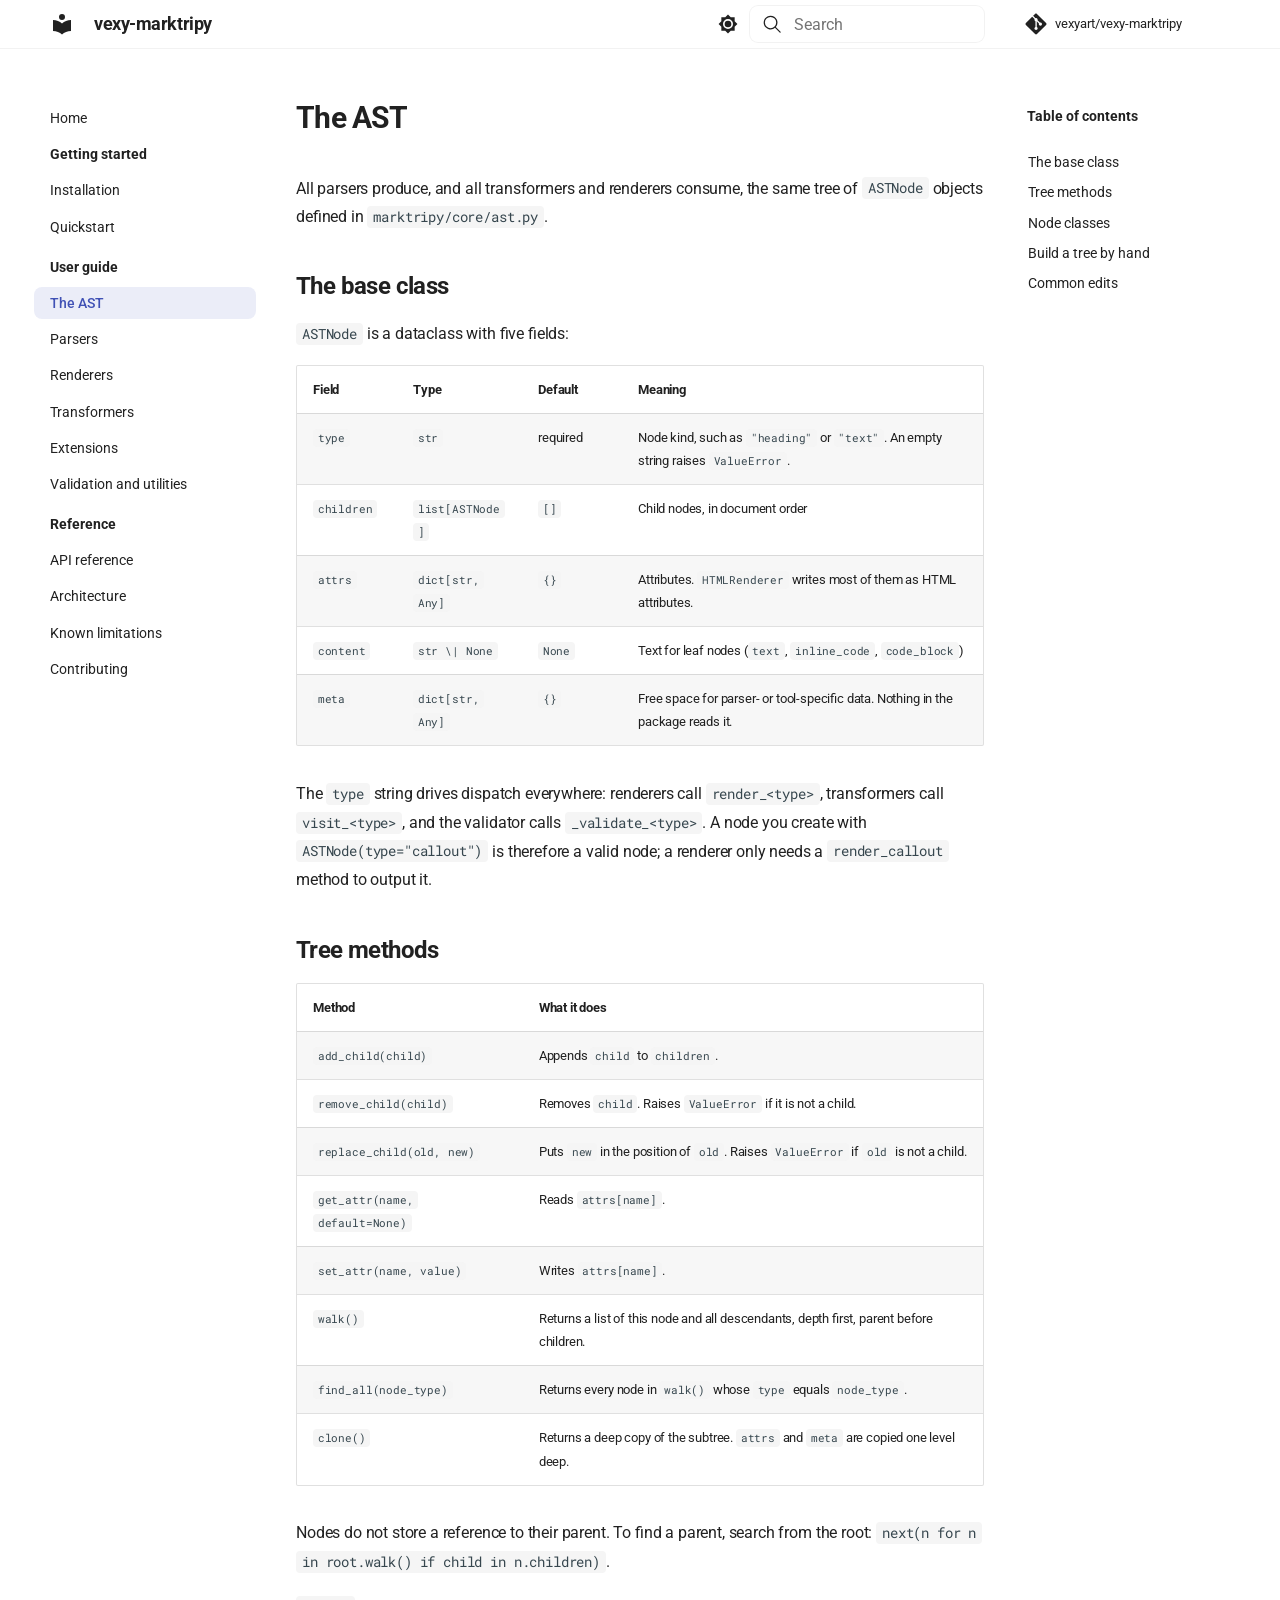
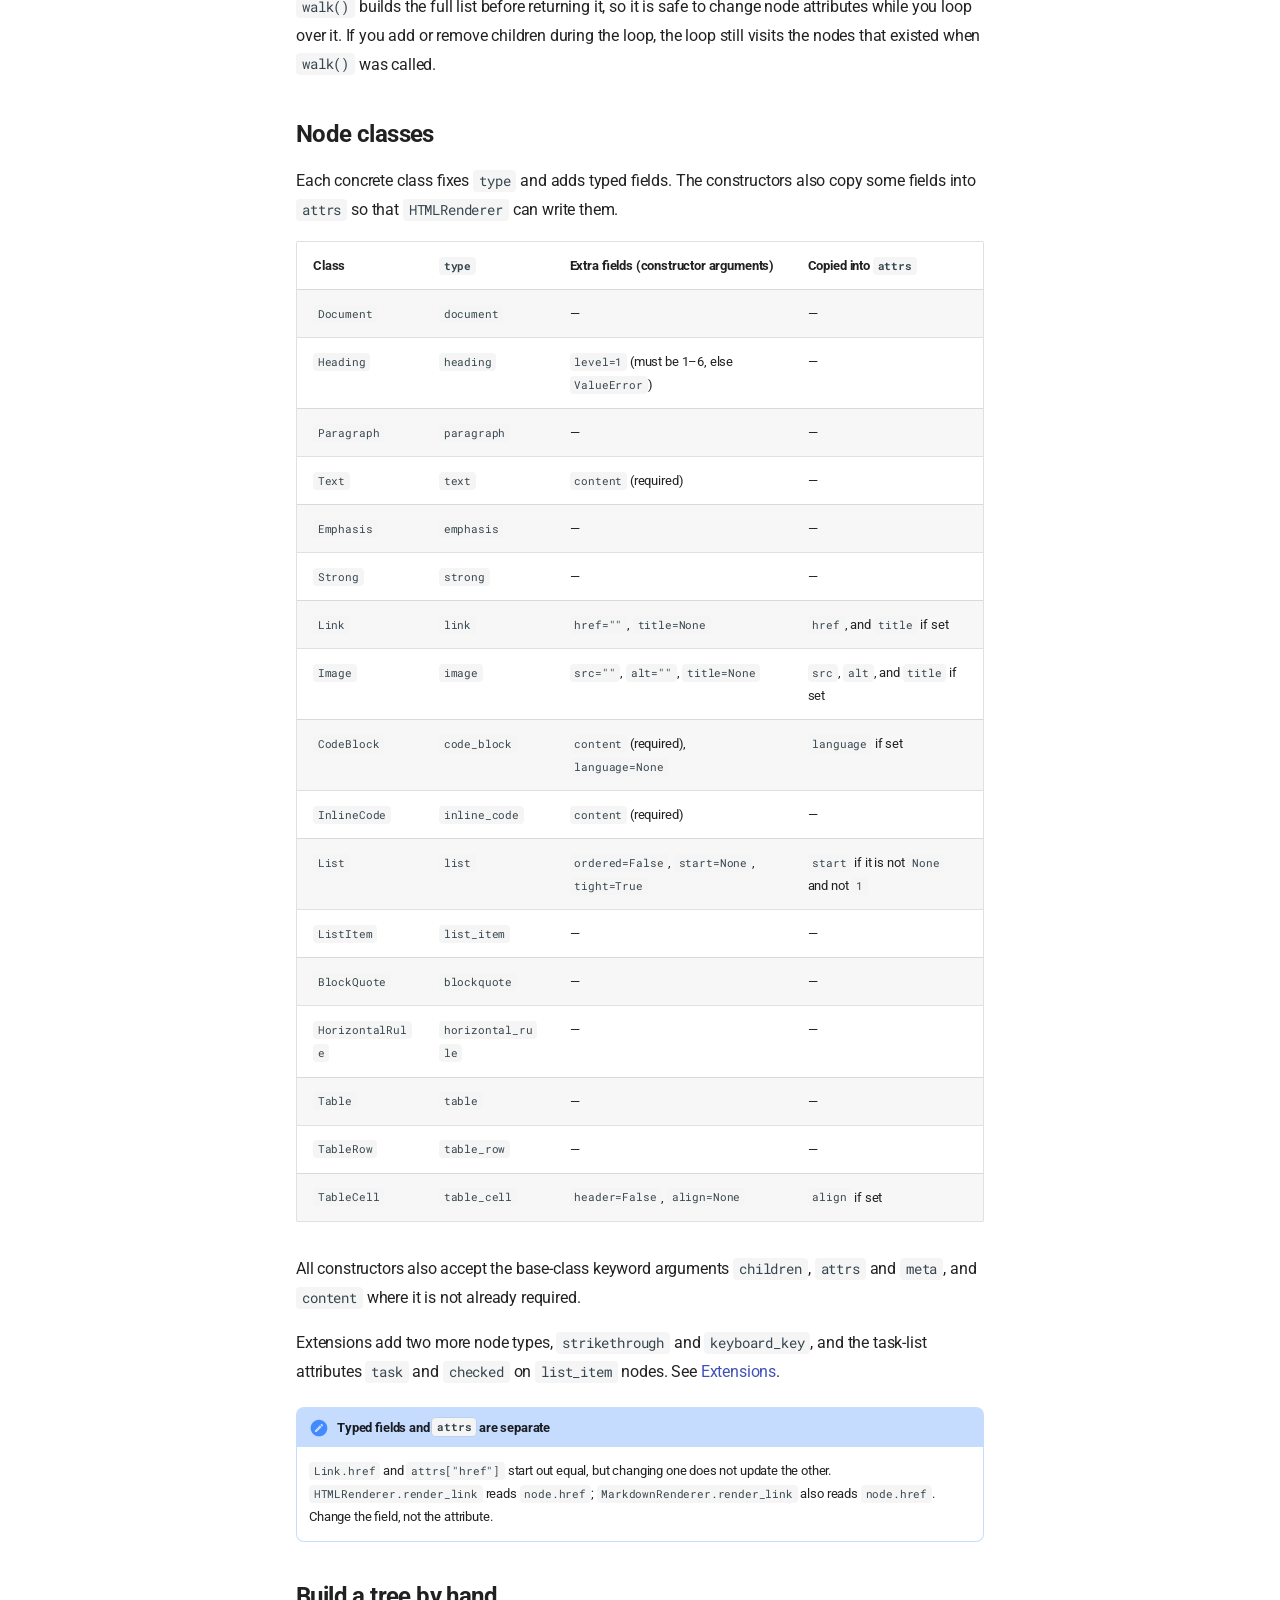
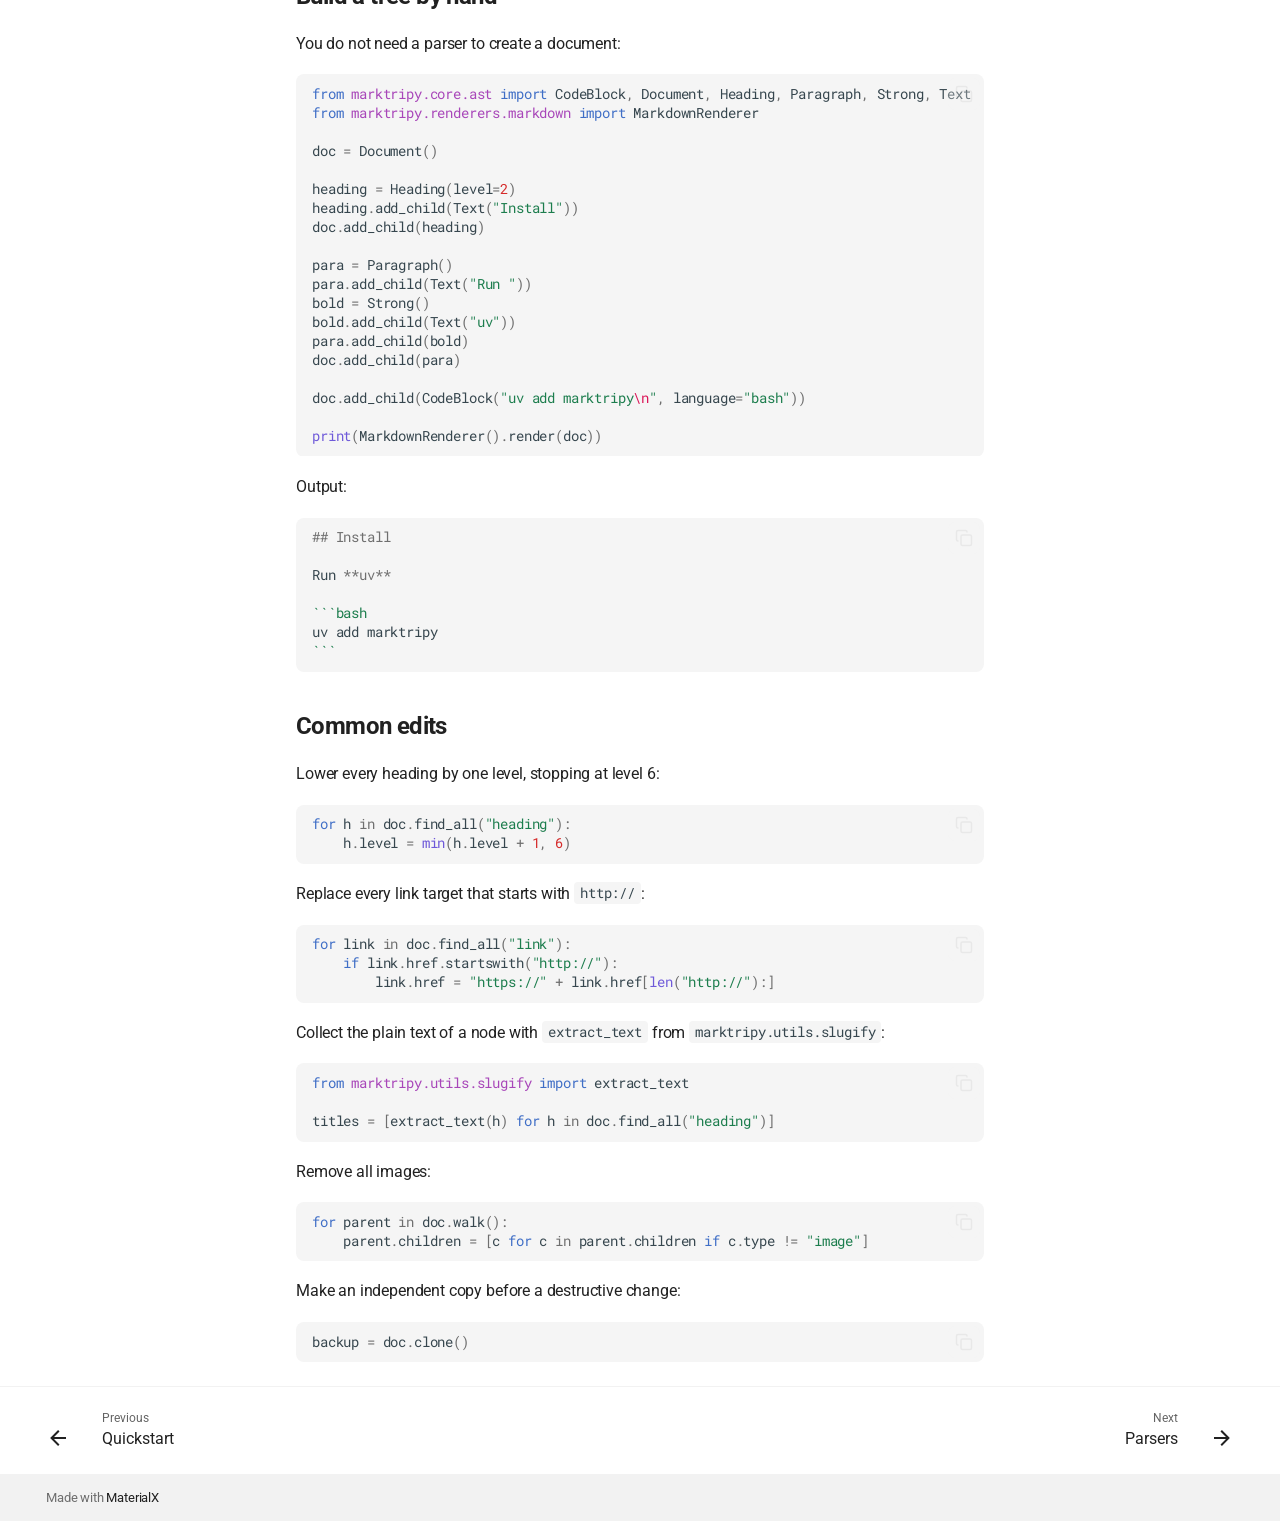
<file: docs/ast/index.html>
<!doctype html>
<html lang="en" class="no-js">
  <head>
    
      <meta charset="utf-8">
      <meta name="viewport" content="width=device-width,initial-scale=1">
      
        <meta name="description" content="A Python package for converting Markdown to AST and back to Markdown">
      
      
      
        <link rel="canonical" href="https://vexy.dev/vexy-marktripy/ast/">
      
      
        <link rel="prev" href="../quickstart/">
      
      
        <link rel="next" href="../parsers/">
      
      
        
      
      
      
      
        
        
        
          <link rel="icon" href="../assets/images/favicon.png">
        
      
      <meta name="generator" content="mkdocs-ProperDocs 1.6.7, mkdocs-materialx-10.1.8">
    
    
      
        <title>The AST - vexy-marktripy</title>
      
    
    
      <link rel="stylesheet" href="../assets/stylesheets/main.314bbef5.min.css">
      
        
        <link rel="stylesheet" href="../assets/stylesheets/palette.a45159b5.min.css">
      
    
    

    

    
      
    
    
      
        
        
        <link rel="preconnect" href="https://fonts.gstatic.com" crossorigin>
        <link rel="stylesheet" href="https://fonts.googleapis.com/css?family=Roboto:300,300i,400,400i,700,700i%7CRoboto+Mono:400,400i,700,700i&display=fallback">
        <style>:root{--md-text-font:"Roboto";--md-code-font:"Roboto Mono"}</style>
      
    
    
    <script>__md_scope=new URL("..",location),__md_hash=e=>[...e].reduce(((e,_)=>(e<<5)-e+_.charCodeAt(0)),0),__md_get=(e,_=localStorage,t=__md_scope)=>JSON.parse(_.getItem(t.pathname+"."+e)),__md_set=(e,_,t=localStorage,a=__md_scope)=>{try{t.setItem(a.pathname+"."+e,JSON.stringify(_))}catch(e){}}</script>
    
      

    
    
  </head>
  
  
  
  
    
    
      
    
    
    
    
    <body dir="ltr" data-md-color-scheme="default" data-md-color-primary="indigo" data-md-color-accent="indigo" data-mx-topbar="glass">
  
    
    <input class="md-toggle" data-md-toggle="drawer" type="checkbox" id="__drawer" autocomplete="off">
    <input class="md-toggle" data-md-toggle="toc" type="checkbox" id="__toc" autocomplete="off">
    <input class="md-toggle" data-md-toggle="search" type="checkbox" id="__search" autocomplete="off">
    <label class="md-overlay" for="__drawer"></label>
    <label class="md-overlay" for="__toc"></label>
    <div data-md-component="skip">
      
        
        <a href="#the-ast" class="md-skip">
          Skip to content
        </a>
      
    </div>
    <div data-md-component="announce">
      
    </div>
    
    
      

  

<header class="md-header md-header--shadow" data-md-component="header">
  <nav class="md-header__inner md-grid" aria-label="Header">
    <a href=".." title="vexy-marktripy" class="md-header__button md-logo" aria-label="vexy-marktripy" data-md-component="logo">
      
  
  <svg xmlns="http://www.w3.org/2000/svg" viewBox="0 0 24 24"><path d="M12 8a3 3 0 0 0 3-3 3 3 0 0 0-3-3 3 3 0 0 0-3 3 3 3 0 0 0 3 3m0 3.54C9.64 9.35 6.5 8 3 8v11c3.5 0 6.64 1.35 9 3.54 2.36-2.19 5.5-3.54 9-3.54V8c-3.5 0-6.64 1.35-9 3.54"/></svg>

    </a>
    <label class="md-header__button md-icon" for="__drawer">
      
      <svg xmlns="http://www.w3.org/2000/svg" viewBox="0 0 24 24"><path d="M3 6h18v2H3zm0 5h18v2H3zm0 5h18v2H3z"/></svg>
    </label>
    <div class="md-header__title" data-md-component="header-title">
      <div class="md-header__ellipsis">
        <div class="md-header__topic">
          <span class="md-ellipsis">
            vexy-marktripy
          </span>
        </div>
        <div class="md-header__topic" data-md-component="header-topic">
          <span class="md-ellipsis">
            
              The AST
            
          </span>
        </div>
      </div>
    </div>
    
      
        <form class="md-header__option" data-md-component="palette">
  
    
    
    
    <input class="md-option" data-md-color-media="" data-md-color-scheme="default" data-md-color-primary="indigo" data-md-color-accent="indigo"  aria-label="Switch to dark mode"  type="radio" name="__palette" id="__palette_0">
    
      <label class="md-header__button md-icon" title="Switch to dark mode" for="__palette_1" hidden>
        <svg xmlns="http://www.w3.org/2000/svg" viewBox="0 0 24 24"><path d="M12 8a4 4 0 0 0-4 4 4 4 0 0 0 4 4 4 4 0 0 0 4-4 4 4 0 0 0-4-4m0 10a6 6 0 0 1-6-6 6 6 0 0 1 6-6 6 6 0 0 1 6 6 6 6 0 0 1-6 6m8-9.31V4h-4.69L12 .69 8.69 4H4v4.69L.69 12 4 15.31V20h4.69L12 23.31 15.31 20H20v-4.69L23.31 12z"/></svg>
      </label>
    
  
    
    
    
    <input class="md-option" data-md-color-media="" data-md-color-scheme="slate" data-md-color-primary="indigo" data-md-color-accent="indigo"  aria-label="Switch to light mode"  type="radio" name="__palette" id="__palette_1">
    
      <label class="md-header__button md-icon" title="Switch to light mode" for="__palette_0" hidden>
        <svg xmlns="http://www.w3.org/2000/svg" viewBox="0 0 24 24"><path d="M12 18c-.89 0-1.74-.2-2.5-.55C11.56 16.5 13 14.42 13 12s-1.44-4.5-3.5-5.45C10.26 6.2 11.11 6 12 6a6 6 0 0 1 6 6 6 6 0 0 1-6 6m8-9.31V4h-4.69L12 .69 8.69 4H4v4.69L.69 12 4 15.31V20h4.69L12 23.31 15.31 20H20v-4.69L23.31 12z"/></svg>
      </label>
    
  
</form>
      
    
    
      <script>var palette=__md_get("__palette");if(palette&&palette.color){if("(prefers-color-scheme)"===palette.color.media){var media=matchMedia("(prefers-color-scheme: light)"),input=document.querySelector(media.matches?"[data-md-color-media='(prefers-color-scheme: light)']":"[data-md-color-media='(prefers-color-scheme: dark)']");palette.color.media=input.getAttribute("data-md-color-media"),palette.color.scheme=input.getAttribute("data-md-color-scheme"),palette.color.primary=input.getAttribute("data-md-color-primary"),palette.color.accent=input.getAttribute("data-md-color-accent")}for(var[key,value]of Object.entries(palette.color))document.body.setAttribute("data-md-color-"+key,value)}</script>
    
    
    
      
      
        <label class="md-header__button md-icon" for="__search">
          
          <svg xmlns="http://www.w3.org/2000/svg" viewBox="0 0 24 24"><path d="M10.25 2a8.25 8.25 0 0 1 6.34 13.53l5.69 5.69a.749.749 0 0 1-.326 1.275.75.75 0 0 1-.734-.215l-5.69-5.69A8.25 8.25 0 1 1 10.25 2M3.5 10.25a6.75 6.75 0 1 0 13.5 0 6.75 6.75 0 0 0-13.5 0"/></svg>
        </label>
        <div class="md-search" data-md-component="search" role="dialog">
  <label class="md-search__overlay" for="__search"></label>
  <div class="md-search__inner" role="search">
    <form class="md-search__form" name="search">
      <input type="text" class="md-search__input" name="query" aria-label="Search" placeholder="Search" autocapitalize="off" autocorrect="off" autocomplete="off" spellcheck="false" data-md-component="search-query" required>
      <label class="md-search__icon md-icon" for="__search">
        
        <svg xmlns="http://www.w3.org/2000/svg" viewBox="0 0 24 24"><path d="M10.25 2a8.25 8.25 0 0 1 6.34 13.53l5.69 5.69a.749.749 0 0 1-.326 1.275.75.75 0 0 1-.734-.215l-5.69-5.69A8.25 8.25 0 1 1 10.25 2M3.5 10.25a6.75 6.75 0 1 0 13.5 0 6.75 6.75 0 0 0-13.5 0"/></svg>
        
        <svg xmlns="http://www.w3.org/2000/svg" viewBox="0 0 24 24"><path d="M20 11v2H8l5.5 5.5-1.42 1.42L4.16 12l7.92-7.92L13.5 5.5 8 11z"/></svg>
      </label>
      <nav class="md-search__options" aria-label="Search">
        
        <button type="reset" class="md-search__icon md-icon" title="Clear" aria-label="Clear" tabindex="-1">
          
          <svg xmlns="http://www.w3.org/2000/svg" viewBox="0 0 24 24"><path d="M19 6.41 17.59 5 12 10.59 6.41 5 5 6.41 10.59 12 5 17.59 6.41 19 12 13.41 17.59 19 19 17.59 13.41 12z"/></svg>
        </button>
      </nav>
      
    </form>
    <div class="md-search__output">
      <div class="md-search__scrollwrap" tabindex="0">
        <div class="md-search-result" data-md-component="search-result">
          <div class="md-search-result__meta">
            Initializing search
          </div>
          <ol class="md-search-result__list" role="presentation"></ol>
        </div>
      </div>
    </div>
  </div>
</div>
      
    
    
      <div class="md-header__source">
        <a href="https://github.com/vexyart/vexy-marktripy" title="Go to repository" class="md-source" data-md-component="source">
  <div class="md-source__icon md-icon">
    
    <svg xmlns="http://www.w3.org/2000/svg" viewBox="0 0 448 512"><!--! Font Awesome Free 7.1.0 by @fontawesome - https://fontawesome.com License - https://fontawesome.com/license/free (Icons: CC BY 4.0, Fonts: SIL OFL 1.1, Code: MIT License) Copyright 2025 Fonticons, Inc.--><path d="M439.6 236.1 244 40.5c-5.4-5.5-12.8-8.5-20.4-8.5s-15 3-20.4 8.4L162.5 81l51.5 51.5c27.1-9.1 52.7 16.8 43.4 43.7l49.7 49.7c34.2-11.8 61.2 31 35.5 56.7-26.5 26.5-70.2-2.9-56-37.3L240.3 199v121.9c25.3 12.5 22.3 41.8 9.1 55-6.4 6.4-15.2 10.1-24.3 10.1s-17.8-3.6-24.3-10.1c-17.6-17.6-11.1-46.9 11.2-56v-123c-20.8-8.5-24.6-30.7-18.6-45L142.6 101 8.5 235.1C3 240.6 0 247.9 0 255.5s3 15 8.5 20.4l195.6 195.7c5.4 5.4 12.7 8.4 20.4 8.4s15-3 20.4-8.4l194.7-194.7c5.4-5.4 8.4-12.8 8.4-20.4s-3-15-8.4-20.4"/></svg>
  </div>
  <div class="md-source__repository">
    vexyart/vexy-marktripy
  </div>
</a>
      </div>
    
  </nav>
  
</header>
    
    <div class="md-container" data-md-component="container">
      
      
        
          
        
      
      <main class="md-main" data-md-component="main">
        <div class="md-main__inner md-grid">
          
            
              
              <div class="md-sidebar md-sidebar--primary" data-md-component="sidebar" data-md-type="navigation" >
                <div class="md-sidebar__scrollwrap">
                  <div class="md-sidebar__inner">
                    



<nav class="md-nav md-nav--primary" aria-label="Navigation" data-md-level="0">
  <label class="md-nav__title" for="__drawer">
    <a href=".." title="vexy-marktripy" class="md-nav__button md-logo" aria-label="vexy-marktripy" data-md-component="logo">
      
  
  <svg xmlns="http://www.w3.org/2000/svg" viewBox="0 0 24 24"><path d="M12 8a3 3 0 0 0 3-3 3 3 0 0 0-3-3 3 3 0 0 0-3 3 3 3 0 0 0 3 3m0 3.54C9.64 9.35 6.5 8 3 8v11c3.5 0 6.64 1.35 9 3.54 2.36-2.19 5.5-3.54 9-3.54V8c-3.5 0-6.64 1.35-9 3.54"/></svg>

    </a>
    vexy-marktripy
  </label>
  
    <div class="md-nav__source">
      <a href="https://github.com/vexyart/vexy-marktripy" title="Go to repository" class="md-source" data-md-component="source">
  <div class="md-source__icon md-icon">
    
    <svg xmlns="http://www.w3.org/2000/svg" viewBox="0 0 448 512"><!--! Font Awesome Free 7.1.0 by @fontawesome - https://fontawesome.com License - https://fontawesome.com/license/free (Icons: CC BY 4.0, Fonts: SIL OFL 1.1, Code: MIT License) Copyright 2025 Fonticons, Inc.--><path d="M439.6 236.1 244 40.5c-5.4-5.5-12.8-8.5-20.4-8.5s-15 3-20.4 8.4L162.5 81l51.5 51.5c27.1-9.1 52.7 16.8 43.4 43.7l49.7 49.7c34.2-11.8 61.2 31 35.5 56.7-26.5 26.5-70.2-2.9-56-37.3L240.3 199v121.9c25.3 12.5 22.3 41.8 9.1 55-6.4 6.4-15.2 10.1-24.3 10.1s-17.8-3.6-24.3-10.1c-17.6-17.6-11.1-46.9 11.2-56v-123c-20.8-8.5-24.6-30.7-18.6-45L142.6 101 8.5 235.1C3 240.6 0 247.9 0 255.5s3 15 8.5 20.4l195.6 195.7c5.4 5.4 12.7 8.4 20.4 8.4s15-3 20.4-8.4l194.7-194.7c5.4-5.4 8.4-12.8 8.4-20.4s-3-15-8.4-20.4"/></svg>
  </div>
  <div class="md-source__repository">
    vexyart/vexy-marktripy
  </div>
</a>
    </div>
  
  <ul class="md-nav__list">
    
      
      
  
  
  
  
    <li class="md-nav__item">
      <a href=".." class="md-nav__link">
        
  
  
  <span class="md-ellipsis">
    
  
    Home
  

    
  </span>
  
  

      </a>
    </li>
  

    
      
      
  
  
  
  
    
    
    
    
      
        
        
      
    
    
    <li class="md-nav__item md-nav__item--section md-nav__item--nested">
      
        
        
        <input class="md-nav__toggle md-toggle " type="checkbox" id="__nav_2" >
        
          
          <label class="md-nav__link" for="__nav_2" id="__nav_2_label" tabindex="">
            
  
  
  <span class="md-ellipsis">
    
  
    Getting started
  

    
  </span>
  
  

            <span class="md-nav__icon md-icon"></span>
          </label>
        
        <nav class="md-nav" data-md-level="1" aria-labelledby="__nav_2_label" aria-expanded="false">
          <label class="md-nav__title" for="__nav_2">
            <span class="md-nav__icon md-icon"></span>
            
  
    Getting started
  

          </label>
          <ul class="md-nav__list">
            
              
                
  
  
  
  
    <li class="md-nav__item">
      <a href="../installation/" class="md-nav__link">
        
  
  
  <span class="md-ellipsis">
    
  
    Installation
  

    
  </span>
  
  

      </a>
    </li>
  

              
            
              
                
  
  
  
  
    <li class="md-nav__item">
      <a href="../quickstart/" class="md-nav__link">
        
  
  
  <span class="md-ellipsis">
    
  
    Quickstart
  

    
  </span>
  
  

      </a>
    </li>
  

              
            
          </ul>
        </nav>
      
    </li>
  

    
      
      
  
  
    
  
  
  
    
    
    
    
      
        
        
      
    
    
    <li class="md-nav__item md-nav__item--active md-nav__item--section md-nav__item--nested">
      
        
        
        <input class="md-nav__toggle md-toggle " type="checkbox" id="__nav_3" checked>
        
          
          <label class="md-nav__link" for="__nav_3" id="__nav_3_label" tabindex="">
            
  
  
  <span class="md-ellipsis">
    
  
    User guide
  

    
  </span>
  
  

            <span class="md-nav__icon md-icon"></span>
          </label>
        
        <nav class="md-nav" data-md-level="1" aria-labelledby="__nav_3_label" aria-expanded="true">
          <label class="md-nav__title" for="__nav_3">
            <span class="md-nav__icon md-icon"></span>
            
  
    User guide
  

          </label>
          <ul class="md-nav__list">
            
              
                
  
  
    
  
  
  
    <li class="md-nav__item md-nav__item--active">
      
      <input class="md-nav__toggle md-toggle" type="checkbox" id="__toc">
      
      
        
      
      
        <label class="md-nav__link md-nav__link--active" for="__toc">
          
  
  
  <span class="md-ellipsis">
    
  
    The AST
  

    
  </span>
  
  

          <span class="md-nav__icon md-icon"></span>
        </label>
      
      <a href="./" class="md-nav__link md-nav__link--active">
        
  
  
  <span class="md-ellipsis">
    
  
    The AST
  

    
  </span>
  
  

      </a>
      
        

<nav class="md-nav md-nav--secondary" aria-label="Table of contents">
  
  
  
    
  
  
    <label class="md-nav__title" for="__toc">
      <span class="md-nav__icon md-icon"></span>
      Table of contents
    </label>
    <ul class="md-nav__list" data-md-component="toc">
      
        <li class="md-nav__item">
  <a href="#the-base-class" class="md-nav__link">
    <span class="md-ellipsis">
      
        The base class
      
    </span>
  </a>
  
</li>
      
        <li class="md-nav__item">
  <a href="#tree-methods" class="md-nav__link">
    <span class="md-ellipsis">
      
        Tree methods
      
    </span>
  </a>
  
</li>
      
        <li class="md-nav__item">
  <a href="#node-classes" class="md-nav__link">
    <span class="md-ellipsis">
      
        Node classes
      
    </span>
  </a>
  
</li>
      
        <li class="md-nav__item">
  <a href="#build-a-tree-by-hand" class="md-nav__link">
    <span class="md-ellipsis">
      
        Build a tree by hand
      
    </span>
  </a>
  
</li>
      
        <li class="md-nav__item">
  <a href="#common-edits" class="md-nav__link">
    <span class="md-ellipsis">
      
        Common edits
      
    </span>
  </a>
  
</li>
      
    </ul>
  
</nav>
      
    </li>
  

              
            
              
                
  
  
  
  
    <li class="md-nav__item">
      <a href="../parsers/" class="md-nav__link">
        
  
  
  <span class="md-ellipsis">
    
  
    Parsers
  

    
  </span>
  
  

      </a>
    </li>
  

              
            
              
                
  
  
  
  
    <li class="md-nav__item">
      <a href="../renderers/" class="md-nav__link">
        
  
  
  <span class="md-ellipsis">
    
  
    Renderers
  

    
  </span>
  
  

      </a>
    </li>
  

              
            
              
                
  
  
  
  
    <li class="md-nav__item">
      <a href="../transformers/" class="md-nav__link">
        
  
  
  <span class="md-ellipsis">
    
  
    Transformers
  

    
  </span>
  
  

      </a>
    </li>
  

              
            
              
                
  
  
  
  
    <li class="md-nav__item">
      <a href="../extensions/" class="md-nav__link">
        
  
  
  <span class="md-ellipsis">
    
  
    Extensions
  

    
  </span>
  
  

      </a>
    </li>
  

              
            
              
                
  
  
  
  
    <li class="md-nav__item">
      <a href="../validation/" class="md-nav__link">
        
  
  
  <span class="md-ellipsis">
    
  
    Validation and utilities
  

    
  </span>
  
  

      </a>
    </li>
  

              
            
          </ul>
        </nav>
      
    </li>
  

    
      
      
  
  
  
  
    
    
    
    
      
        
        
      
    
    
    <li class="md-nav__item md-nav__item--section md-nav__item--nested">
      
        
        
        <input class="md-nav__toggle md-toggle " type="checkbox" id="__nav_4" >
        
          
          <label class="md-nav__link" for="__nav_4" id="__nav_4_label" tabindex="">
            
  
  
  <span class="md-ellipsis">
    
  
    Reference
  

    
  </span>
  
  

            <span class="md-nav__icon md-icon"></span>
          </label>
        
        <nav class="md-nav" data-md-level="1" aria-labelledby="__nav_4_label" aria-expanded="false">
          <label class="md-nav__title" for="__nav_4">
            <span class="md-nav__icon md-icon"></span>
            
  
    Reference
  

          </label>
          <ul class="md-nav__list">
            
              
                
  
  
  
  
    <li class="md-nav__item">
      <a href="../api/" class="md-nav__link">
        
  
  
  <span class="md-ellipsis">
    
  
    API reference
  

    
  </span>
  
  

      </a>
    </li>
  

              
            
              
                
  
  
  
  
    <li class="md-nav__item">
      <a href="../architecture/" class="md-nav__link">
        
  
  
  <span class="md-ellipsis">
    
  
    Architecture
  

    
  </span>
  
  

      </a>
    </li>
  

              
            
              
                
  
  
  
  
    <li class="md-nav__item">
      <a href="../limitations/" class="md-nav__link">
        
  
  
  <span class="md-ellipsis">
    
  
    Known limitations
  

    
  </span>
  
  

      </a>
    </li>
  

              
            
              
                
  
  
  
  
    <li class="md-nav__item">
      <a href="../contributing/" class="md-nav__link">
        
  
  
  <span class="md-ellipsis">
    
  
    Contributing
  

    
  </span>
  
  

      </a>
    </li>
  

              
            
          </ul>
        </nav>
      
    </li>
  

    
  </ul>
</nav>
                  </div>
                </div>
              </div>
            
            
              
              <div class="md-sidebar md-sidebar--secondary" data-md-component="sidebar" data-md-type="toc" >
                <div class="md-sidebar__scrollwrap">
                  <div class="md-sidebar__inner">
                    

<nav class="md-nav md-nav--secondary" aria-label="Table of contents">
  
  
  
    
  
  
    <label class="md-nav__title" for="__toc">
      <span class="md-nav__icon md-icon"></span>
      Table of contents
    </label>
    <ul class="md-nav__list" data-md-component="toc">
      
        <li class="md-nav__item">
  <a href="#the-base-class" class="md-nav__link">
    <span class="md-ellipsis">
      
        The base class
      
    </span>
  </a>
  
</li>
      
        <li class="md-nav__item">
  <a href="#tree-methods" class="md-nav__link">
    <span class="md-ellipsis">
      
        Tree methods
      
    </span>
  </a>
  
</li>
      
        <li class="md-nav__item">
  <a href="#node-classes" class="md-nav__link">
    <span class="md-ellipsis">
      
        Node classes
      
    </span>
  </a>
  
</li>
      
        <li class="md-nav__item">
  <a href="#build-a-tree-by-hand" class="md-nav__link">
    <span class="md-ellipsis">
      
        Build a tree by hand
      
    </span>
  </a>
  
</li>
      
        <li class="md-nav__item">
  <a href="#common-edits" class="md-nav__link">
    <span class="md-ellipsis">
      
        Common edits
      
    </span>
  </a>
  
</li>
      
    </ul>
  
</nav>
                  </div>
                </div>
              </div>
            
          
          
            <div class="md-content" data-md-component="content">
              
              <article class="md-content__inner md-typeset">
                
                  
  
  


<h1 id="the-ast">The AST<a class="headerlink" href="#the-ast" title="Permanent link">&para;</a></h1>
<p>All parsers produce, and all transformers and renderers consume, the same tree of <code>ASTNode</code> objects defined in <code>marktripy/core/ast.py</code>.</p>
<h2 id="the-base-class">The base class<a class="headerlink" href="#the-base-class" title="Permanent link">&para;</a></h2>
<p><code>ASTNode</code> is a dataclass with five fields:</p>
<table>
<thead>
<tr>
<th>Field</th>
<th>Type</th>
<th>Default</th>
<th>Meaning</th>
</tr>
</thead>
<tbody>
<tr>
<td><code>type</code></td>
<td><code>str</code></td>
<td>required</td>
<td>Node kind, such as <code>"heading"</code> or <code>"text"</code>. An empty string raises <code>ValueError</code>.</td>
</tr>
<tr>
<td><code>children</code></td>
<td><code>list[ASTNode]</code></td>
<td><code>[]</code></td>
<td>Child nodes, in document order</td>
</tr>
<tr>
<td><code>attrs</code></td>
<td><code>dict[str, Any]</code></td>
<td><code>{}</code></td>
<td>Attributes. <code>HTMLRenderer</code> writes most of them as HTML attributes.</td>
</tr>
<tr>
<td><code>content</code></td>
<td><code>str \| None</code></td>
<td><code>None</code></td>
<td>Text for leaf nodes (<code>text</code>, <code>inline_code</code>, <code>code_block</code>)</td>
</tr>
<tr>
<td><code>meta</code></td>
<td><code>dict[str, Any]</code></td>
<td><code>{}</code></td>
<td>Free space for parser- or tool-specific data. Nothing in the package reads it.</td>
</tr>
</tbody>
</table>
<p>The <code>type</code> string drives dispatch everywhere: renderers call <code>render_&lt;type&gt;</code>, transformers call <code>visit_&lt;type&gt;</code>, and the validator calls <code>_validate_&lt;type&gt;</code>. A node you create with <code>ASTNode(type="callout")</code> is therefore a valid node; a renderer only needs a <code>render_callout</code> method to output it.</p>
<h2 id="tree-methods">Tree methods<a class="headerlink" href="#tree-methods" title="Permanent link">&para;</a></h2>
<table>
<thead>
<tr>
<th>Method</th>
<th>What it does</th>
</tr>
</thead>
<tbody>
<tr>
<td><code>add_child(child)</code></td>
<td>Appends <code>child</code> to <code>children</code>.</td>
</tr>
<tr>
<td><code>remove_child(child)</code></td>
<td>Removes <code>child</code>. Raises <code>ValueError</code> if it is not a child.</td>
</tr>
<tr>
<td><code>replace_child(old, new)</code></td>
<td>Puts <code>new</code> in the position of <code>old</code>. Raises <code>ValueError</code> if <code>old</code> is not a child.</td>
</tr>
<tr>
<td><code>get_attr(name, default=None)</code></td>
<td>Reads <code>attrs[name]</code>.</td>
</tr>
<tr>
<td><code>set_attr(name, value)</code></td>
<td>Writes <code>attrs[name]</code>.</td>
</tr>
<tr>
<td><code>walk()</code></td>
<td>Returns a list of this node and all descendants, depth first, parent before children.</td>
</tr>
<tr>
<td><code>find_all(node_type)</code></td>
<td>Returns every node in <code>walk()</code> whose <code>type</code> equals <code>node_type</code>.</td>
</tr>
<tr>
<td><code>clone()</code></td>
<td>Returns a deep copy of the subtree. <code>attrs</code> and <code>meta</code> are copied one level deep.</td>
</tr>
</tbody>
</table>
<p>Nodes do not store a reference to their parent. To find a parent, search from the root: <code>next(n for n in root.walk() if child in n.children)</code>.</p>
<p><code>walk()</code> builds the full list before returning it, so it is safe to change node attributes while you loop over it. If you add or remove children during the loop, the loop still visits the nodes that existed when <code>walk()</code> was called.</p>
<h2 id="node-classes">Node classes<a class="headerlink" href="#node-classes" title="Permanent link">&para;</a></h2>
<p>Each concrete class fixes <code>type</code> and adds typed fields. The constructors also copy some fields into <code>attrs</code> so that <code>HTMLRenderer</code> can write them.</p>
<table>
<thead>
<tr>
<th>Class</th>
<th><code>type</code></th>
<th>Extra fields (constructor arguments)</th>
<th>Copied into <code>attrs</code></th>
</tr>
</thead>
<tbody>
<tr>
<td><code>Document</code></td>
<td><code>document</code></td>
<td>—</td>
<td>—</td>
</tr>
<tr>
<td><code>Heading</code></td>
<td><code>heading</code></td>
<td><code>level=1</code> (must be 1–6, else <code>ValueError</code>)</td>
<td>—</td>
</tr>
<tr>
<td><code>Paragraph</code></td>
<td><code>paragraph</code></td>
<td>—</td>
<td>—</td>
</tr>
<tr>
<td><code>Text</code></td>
<td><code>text</code></td>
<td><code>content</code> (required)</td>
<td>—</td>
</tr>
<tr>
<td><code>Emphasis</code></td>
<td><code>emphasis</code></td>
<td>—</td>
<td>—</td>
</tr>
<tr>
<td><code>Strong</code></td>
<td><code>strong</code></td>
<td>—</td>
<td>—</td>
</tr>
<tr>
<td><code>Link</code></td>
<td><code>link</code></td>
<td><code>href=""</code>, <code>title=None</code></td>
<td><code>href</code>, and <code>title</code> if set</td>
</tr>
<tr>
<td><code>Image</code></td>
<td><code>image</code></td>
<td><code>src=""</code>, <code>alt=""</code>, <code>title=None</code></td>
<td><code>src</code>, <code>alt</code>, and <code>title</code> if set</td>
</tr>
<tr>
<td><code>CodeBlock</code></td>
<td><code>code_block</code></td>
<td><code>content</code> (required), <code>language=None</code></td>
<td><code>language</code> if set</td>
</tr>
<tr>
<td><code>InlineCode</code></td>
<td><code>inline_code</code></td>
<td><code>content</code> (required)</td>
<td>—</td>
</tr>
<tr>
<td><code>List</code></td>
<td><code>list</code></td>
<td><code>ordered=False</code>, <code>start=None</code>, <code>tight=True</code></td>
<td><code>start</code> if it is not <code>None</code> and not <code>1</code></td>
</tr>
<tr>
<td><code>ListItem</code></td>
<td><code>list_item</code></td>
<td>—</td>
<td>—</td>
</tr>
<tr>
<td><code>BlockQuote</code></td>
<td><code>blockquote</code></td>
<td>—</td>
<td>—</td>
</tr>
<tr>
<td><code>HorizontalRule</code></td>
<td><code>horizontal_rule</code></td>
<td>—</td>
<td>—</td>
</tr>
<tr>
<td><code>Table</code></td>
<td><code>table</code></td>
<td>—</td>
<td>—</td>
</tr>
<tr>
<td><code>TableRow</code></td>
<td><code>table_row</code></td>
<td>—</td>
<td>—</td>
</tr>
<tr>
<td><code>TableCell</code></td>
<td><code>table_cell</code></td>
<td><code>header=False</code>, <code>align=None</code></td>
<td><code>align</code> if set</td>
</tr>
</tbody>
</table>
<p>All constructors also accept the base-class keyword arguments <code>children</code>, <code>attrs</code> and <code>meta</code>, and <code>content</code> where it is not already required.</p>
<p>Extensions add two more node types, <code>strikethrough</code> and <code>keyboard_key</code>, and the task-list attributes <code>task</code> and <code>checked</code> on <code>list_item</code> nodes. See <a href="../extensions/">Extensions</a>.</p>
<div class="admonition note">
<p class="admonition-title">Typed fields and <code>attrs</code> are separate</p>
<p><code>Link.href</code> and <code>attrs["href"]</code> start out equal, but changing one does not update the other. <code>HTMLRenderer.render_link</code> reads <code>node.href</code>; <code>MarkdownRenderer.render_link</code> also reads <code>node.href</code>. Change the field, not the attribute.</p>
</div>
<h2 id="build-a-tree-by-hand">Build a tree by hand<a class="headerlink" href="#build-a-tree-by-hand" title="Permanent link">&para;</a></h2>
<p>You do not need a parser to create a document:</p>
<div class="highlight"><pre><span></span><code><a id="__codelineno-0-1" name="__codelineno-0-1" href="#__codelineno-0-1"></a><span class="kn">from</span><span class="w"> </span><span class="nn">marktripy.core.ast</span><span class="w"> </span><span class="kn">import</span> <span class="n">CodeBlock</span><span class="p">,</span> <span class="n">Document</span><span class="p">,</span> <span class="n">Heading</span><span class="p">,</span> <span class="n">Paragraph</span><span class="p">,</span> <span class="n">Strong</span><span class="p">,</span> <span class="n">Text</span>
<a id="__codelineno-0-2" name="__codelineno-0-2" href="#__codelineno-0-2"></a><span class="kn">from</span><span class="w"> </span><span class="nn">marktripy.renderers.markdown</span><span class="w"> </span><span class="kn">import</span> <span class="n">MarkdownRenderer</span>
<a id="__codelineno-0-3" name="__codelineno-0-3" href="#__codelineno-0-3"></a>
<a id="__codelineno-0-4" name="__codelineno-0-4" href="#__codelineno-0-4"></a><span class="n">doc</span> <span class="o">=</span> <span class="n">Document</span><span class="p">()</span>
<a id="__codelineno-0-5" name="__codelineno-0-5" href="#__codelineno-0-5"></a>
<a id="__codelineno-0-6" name="__codelineno-0-6" href="#__codelineno-0-6"></a><span class="n">heading</span> <span class="o">=</span> <span class="n">Heading</span><span class="p">(</span><span class="n">level</span><span class="o">=</span><span class="mi">2</span><span class="p">)</span>
<a id="__codelineno-0-7" name="__codelineno-0-7" href="#__codelineno-0-7"></a><span class="n">heading</span><span class="o">.</span><span class="n">add_child</span><span class="p">(</span><span class="n">Text</span><span class="p">(</span><span class="s2">"Install"</span><span class="p">))</span>
<a id="__codelineno-0-8" name="__codelineno-0-8" href="#__codelineno-0-8"></a><span class="n">doc</span><span class="o">.</span><span class="n">add_child</span><span class="p">(</span><span class="n">heading</span><span class="p">)</span>
<a id="__codelineno-0-9" name="__codelineno-0-9" href="#__codelineno-0-9"></a>
<a id="__codelineno-0-10" name="__codelineno-0-10" href="#__codelineno-0-10"></a><span class="n">para</span> <span class="o">=</span> <span class="n">Paragraph</span><span class="p">()</span>
<a id="__codelineno-0-11" name="__codelineno-0-11" href="#__codelineno-0-11"></a><span class="n">para</span><span class="o">.</span><span class="n">add_child</span><span class="p">(</span><span class="n">Text</span><span class="p">(</span><span class="s2">"Run "</span><span class="p">))</span>
<a id="__codelineno-0-12" name="__codelineno-0-12" href="#__codelineno-0-12"></a><span class="n">bold</span> <span class="o">=</span> <span class="n">Strong</span><span class="p">()</span>
<a id="__codelineno-0-13" name="__codelineno-0-13" href="#__codelineno-0-13"></a><span class="n">bold</span><span class="o">.</span><span class="n">add_child</span><span class="p">(</span><span class="n">Text</span><span class="p">(</span><span class="s2">"uv"</span><span class="p">))</span>
<a id="__codelineno-0-14" name="__codelineno-0-14" href="#__codelineno-0-14"></a><span class="n">para</span><span class="o">.</span><span class="n">add_child</span><span class="p">(</span><span class="n">bold</span><span class="p">)</span>
<a id="__codelineno-0-15" name="__codelineno-0-15" href="#__codelineno-0-15"></a><span class="n">doc</span><span class="o">.</span><span class="n">add_child</span><span class="p">(</span><span class="n">para</span><span class="p">)</span>
<a id="__codelineno-0-16" name="__codelineno-0-16" href="#__codelineno-0-16"></a>
<a id="__codelineno-0-17" name="__codelineno-0-17" href="#__codelineno-0-17"></a><span class="n">doc</span><span class="o">.</span><span class="n">add_child</span><span class="p">(</span><span class="n">CodeBlock</span><span class="p">(</span><span class="s2">"uv add marktripy</span><span class="se">\n</span><span class="s2">"</span><span class="p">,</span> <span class="n">language</span><span class="o">=</span><span class="s2">"bash"</span><span class="p">))</span>
<a id="__codelineno-0-18" name="__codelineno-0-18" href="#__codelineno-0-18"></a>
<a id="__codelineno-0-19" name="__codelineno-0-19" href="#__codelineno-0-19"></a><span class="nb">print</span><span class="p">(</span><span class="n">MarkdownRenderer</span><span class="p">()</span><span class="o">.</span><span class="n">render</span><span class="p">(</span><span class="n">doc</span><span class="p">))</span>
</code></pre></div>
<p>Output:</p>
<div class="highlight"><pre><span></span><code><a id="__codelineno-1-1" name="__codelineno-1-1" href="#__codelineno-1-1"></a><span class="gu">## Install</span>
<a id="__codelineno-1-2" name="__codelineno-1-2" href="#__codelineno-1-2"></a>
<a id="__codelineno-1-3" name="__codelineno-1-3" href="#__codelineno-1-3"></a>Run <span class="gs">**uv**</span>
<a id="__codelineno-1-4" name="__codelineno-1-4" href="#__codelineno-1-4"></a>
<a id="__codelineno-1-5" name="__codelineno-1-5" href="#__codelineno-1-5"></a><span class="sb">```bash</span>
<a id="__codelineno-1-6" name="__codelineno-1-6" href="#__codelineno-1-6"></a>uv<span class="w"> </span>add<span class="w"> </span>marktripy
<a id="__codelineno-1-7" name="__codelineno-1-7" href="#__codelineno-1-7"></a><span class="sb">```</span>
</code></pre></div>
<h2 id="common-edits">Common edits<a class="headerlink" href="#common-edits" title="Permanent link">&para;</a></h2>
<p>Lower every heading by one level, stopping at level 6:</p>
<div class="highlight"><pre><span></span><code><a id="__codelineno-2-1" name="__codelineno-2-1" href="#__codelineno-2-1"></a><span class="k">for</span> <span class="n">h</span> <span class="ow">in</span> <span class="n">doc</span><span class="o">.</span><span class="n">find_all</span><span class="p">(</span><span class="s2">"heading"</span><span class="p">):</span>
<a id="__codelineno-2-2" name="__codelineno-2-2" href="#__codelineno-2-2"></a>    <span class="n">h</span><span class="o">.</span><span class="n">level</span> <span class="o">=</span> <span class="nb">min</span><span class="p">(</span><span class="n">h</span><span class="o">.</span><span class="n">level</span> <span class="o">+</span> <span class="mi">1</span><span class="p">,</span> <span class="mi">6</span><span class="p">)</span>
</code></pre></div>
<p>Replace every link target that starts with <code>http://</code>:</p>
<div class="highlight"><pre><span></span><code><a id="__codelineno-3-1" name="__codelineno-3-1" href="#__codelineno-3-1"></a><span class="k">for</span> <span class="n">link</span> <span class="ow">in</span> <span class="n">doc</span><span class="o">.</span><span class="n">find_all</span><span class="p">(</span><span class="s2">"link"</span><span class="p">):</span>
<a id="__codelineno-3-2" name="__codelineno-3-2" href="#__codelineno-3-2"></a>    <span class="k">if</span> <span class="n">link</span><span class="o">.</span><span class="n">href</span><span class="o">.</span><span class="n">startswith</span><span class="p">(</span><span class="s2">"http://"</span><span class="p">):</span>
<a id="__codelineno-3-3" name="__codelineno-3-3" href="#__codelineno-3-3"></a>        <span class="n">link</span><span class="o">.</span><span class="n">href</span> <span class="o">=</span> <span class="s2">"https://"</span> <span class="o">+</span> <span class="n">link</span><span class="o">.</span><span class="n">href</span><span class="p">[</span><span class="nb">len</span><span class="p">(</span><span class="s2">"http://"</span><span class="p">):]</span>
</code></pre></div>
<p>Collect the plain text of a node with <code>extract_text</code> from <code>marktripy.utils.slugify</code>:</p>
<div class="highlight"><pre><span></span><code><a id="__codelineno-4-1" name="__codelineno-4-1" href="#__codelineno-4-1"></a><span class="kn">from</span><span class="w"> </span><span class="nn">marktripy.utils.slugify</span><span class="w"> </span><span class="kn">import</span> <span class="n">extract_text</span>
<a id="__codelineno-4-2" name="__codelineno-4-2" href="#__codelineno-4-2"></a>
<a id="__codelineno-4-3" name="__codelineno-4-3" href="#__codelineno-4-3"></a><span class="n">titles</span> <span class="o">=</span> <span class="p">[</span><span class="n">extract_text</span><span class="p">(</span><span class="n">h</span><span class="p">)</span> <span class="k">for</span> <span class="n">h</span> <span class="ow">in</span> <span class="n">doc</span><span class="o">.</span><span class="n">find_all</span><span class="p">(</span><span class="s2">"heading"</span><span class="p">)]</span>
</code></pre></div>
<p>Remove all images:</p>
<div class="highlight"><pre><span></span><code><a id="__codelineno-5-1" name="__codelineno-5-1" href="#__codelineno-5-1"></a><span class="k">for</span> <span class="n">parent</span> <span class="ow">in</span> <span class="n">doc</span><span class="o">.</span><span class="n">walk</span><span class="p">():</span>
<a id="__codelineno-5-2" name="__codelineno-5-2" href="#__codelineno-5-2"></a>    <span class="n">parent</span><span class="o">.</span><span class="n">children</span> <span class="o">=</span> <span class="p">[</span><span class="n">c</span> <span class="k">for</span> <span class="n">c</span> <span class="ow">in</span> <span class="n">parent</span><span class="o">.</span><span class="n">children</span> <span class="k">if</span> <span class="n">c</span><span class="o">.</span><span class="n">type</span> <span class="o">!=</span> <span class="s2">"image"</span><span class="p">]</span>
</code></pre></div>
<p>Make an independent copy before a destructive change:</p>
<div class="highlight"><pre><span></span><code><a id="__codelineno-6-1" name="__codelineno-6-1" href="#__codelineno-6-1"></a><span class="n">backup</span> <span class="o">=</span> <span class="n">doc</span><span class="o">.</span><span class="n">clone</span><span class="p">()</span>
</code></pre></div>












                
              </article>
            </div>
          
          
<script>var target=document.getElementById(location.hash.slice(1));target&&target.name&&(target.checked=target.name.startsWith("__tabbed_"))</script>
        </div>
          <div class="md-top" data-md-component="top" hidden>
  <div class="md-top__center">
    <button type="button" class="md-top__button md-top__button--main" data-md-action="top">
      
      <svg xmlns="http://www.w3.org/2000/svg" viewBox="0 0 24 24"><path d="M13 20h-2V8l-5.5 5.5-1.42-1.42L12 4.16l7.92 7.92-1.42 1.42L13 8z"/></svg>
      <span>Back to top</span>
    </button>
    
      
      
      <label class="md-top__button md-top__side md-top__side--nav" for="__drawer" >
        <svg xmlns="http://www.w3.org/2000/svg" fill="none" stroke="currentColor" stroke-linecap="round" stroke-linejoin="round" stroke-width="2" class="lucide lucide-panel-left" viewBox="0 0 24 24"><rect width="18" height="18" x="3" y="3" rx="2"/><path d="M9 3v18"/></svg>
      </label>
    
    
      
      
      <label class="md-top__button md-top__side md-top__side--toc" for="__toc" >
        <svg xmlns="http://www.w3.org/2000/svg" fill="none" stroke="currentColor" stroke-linecap="round" stroke-linejoin="round" stroke-width="2" class="lucide lucide-panel-right" viewBox="0 0 24 24"><rect width="18" height="18" x="3" y="3" rx="2"/><path d="M15 3v18"/></svg>
      </label>
    
  </div>
</div>
      </main>
      
        <footer class="md-footer">
  
    
      
      <nav class="md-footer__inner md-grid" aria-label="Footer" >
        
          
          <a href="../quickstart/" class="md-footer__link md-footer__link--prev" aria-label="Previous: Quickstart">
            <div class="md-footer__button md-icon">
              
              <svg xmlns="http://www.w3.org/2000/svg" viewBox="0 0 24 24"><path d="M20 11v2H8l5.5 5.5-1.42 1.42L4.16 12l7.92-7.92L13.5 5.5 8 11z"/></svg>
            </div>
            <div class="md-footer__title">
              <span class="md-footer__direction">
                Previous
              </span>
              <div class="md-ellipsis">
                Quickstart
              </div>
            </div>
          </a>
        
        
          
          <a href="../parsers/" class="md-footer__link md-footer__link--next" aria-label="Next: Parsers">
            <div class="md-footer__title">
              <span class="md-footer__direction">
                Next
              </span>
              <div class="md-ellipsis">
                Parsers
              </div>
            </div>
            <div class="md-footer__button md-icon">
              
              <svg xmlns="http://www.w3.org/2000/svg" viewBox="0 0 24 24"><path d="M4 11v2h12l-5.5 5.5 1.42 1.42L19.84 12l-7.92-7.92L10.5 5.5 16 11z"/></svg>
            </div>
          </a>
        
      </nav>
    
  
  <div class="md-footer-meta md-typeset">
    <div class="md-footer-meta__inner md-grid">
      <div class="md-copyright">
  
  
    Made with
    <a href="https://jaywhj.github.io/mkdocs-materialx/" target="_blank" rel="noopener">
      MaterialX
    </a>
  
</div>
      
    </div>
  </div>
</footer>
      
    </div>
    <div class="md-dialog" data-md-component="dialog">
      <div class="md-dialog__inner md-typeset"></div>
    </div>
    
    
    
      
      
      <script id="__config" type="application/json">{"annotate": null, "base": "..", "code": null, "features": ["navigation.sections", "navigation.top", "navigation.footer", "toc.follow", "search.highlight", "content.code.copy", "content.code.annotate"], "search": "../assets/javascripts/workers/search.2c215733.min.js", "tags": null, "translations": {"clipboard.copied": "Copied to clipboard", "clipboard.copy": "Copy to clipboard", "code.collapse": "Collapse", "code.download": "Download", "code.expand": "Expand remaining # lines", "code.select": "Toggle line selection", "search.result.more.one": "1 more on this page", "search.result.more.other": "# more on this page", "search.result.none": "No matching documents", "search.result.one": "1 matching document", "search.result.other": "# matching documents", "search.result.placeholder": "Type to start searching", "search.result.term.missing": "Missing", "select.version": "Select version"}, "version": null}</script>
    
    
      <script src="../assets/javascripts/bundle.fc193f93.min.js"></script>
      
    
  </body>
</html>
</file>
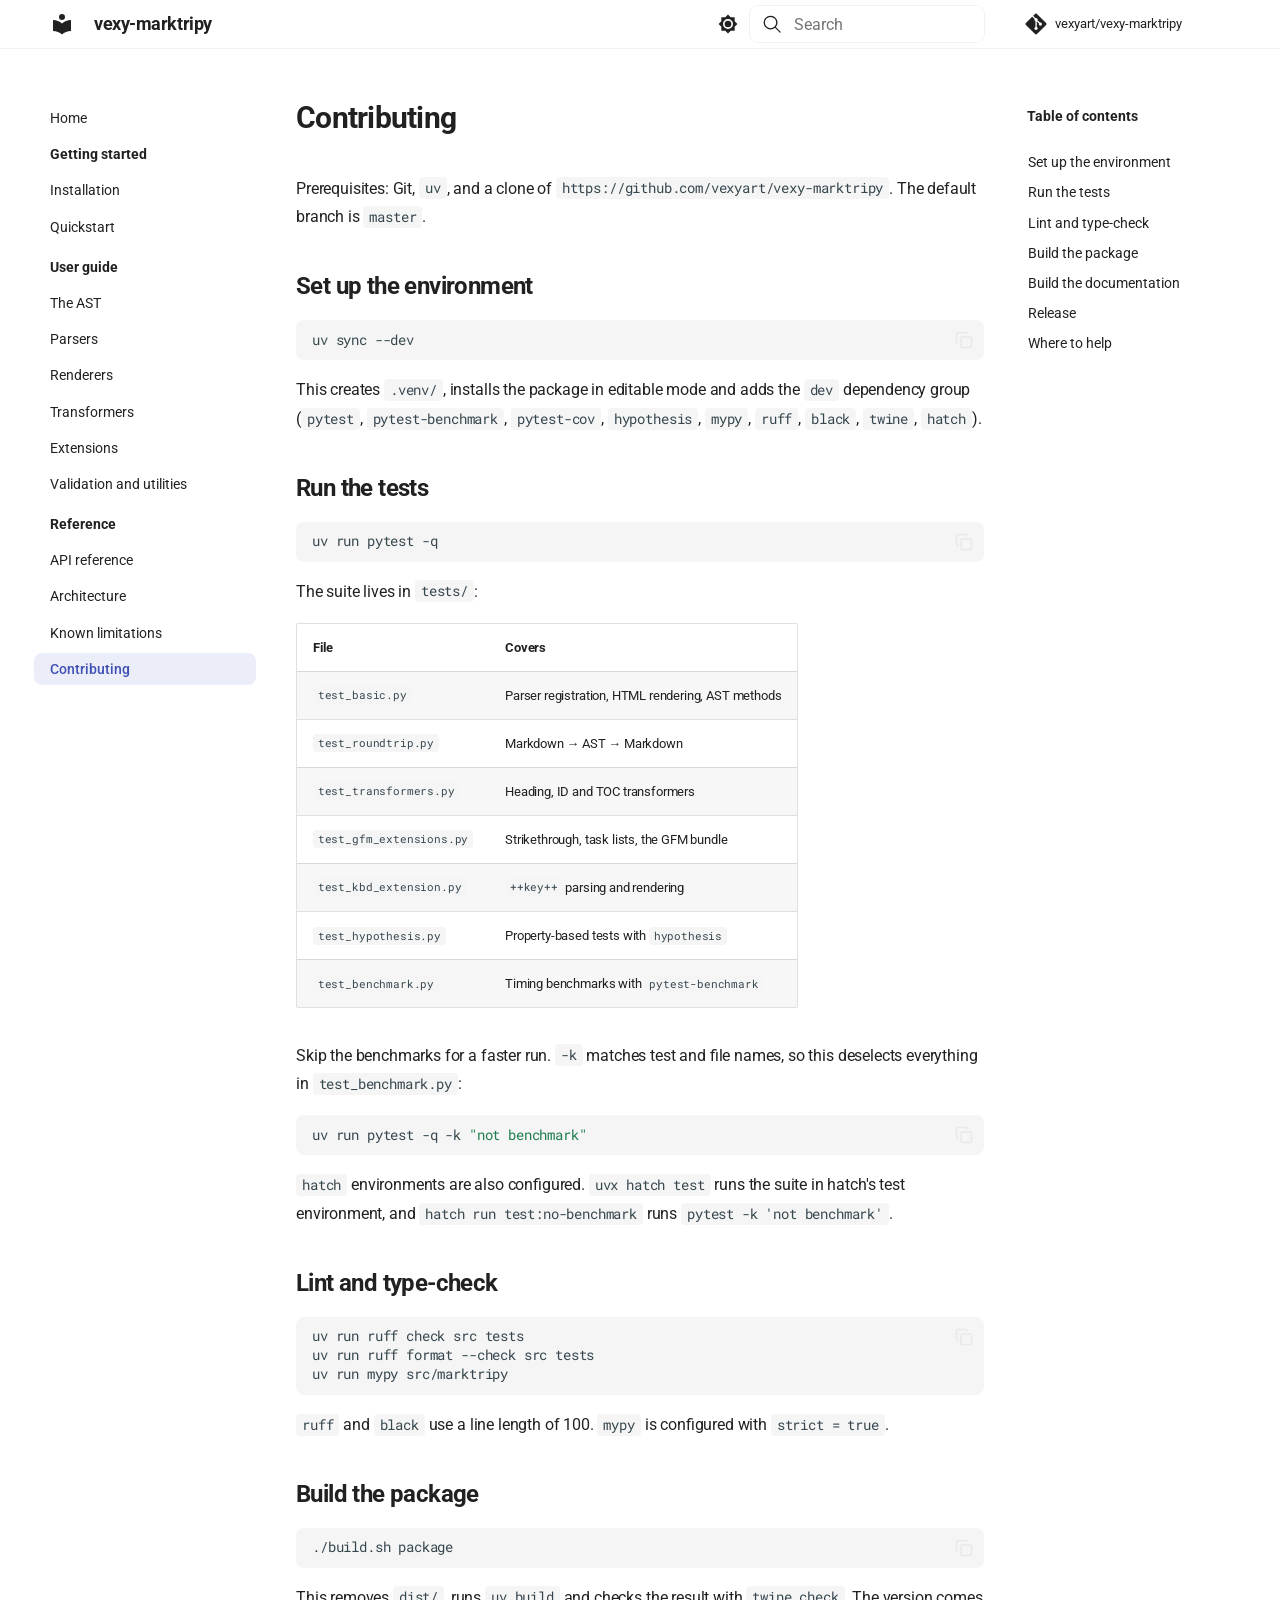
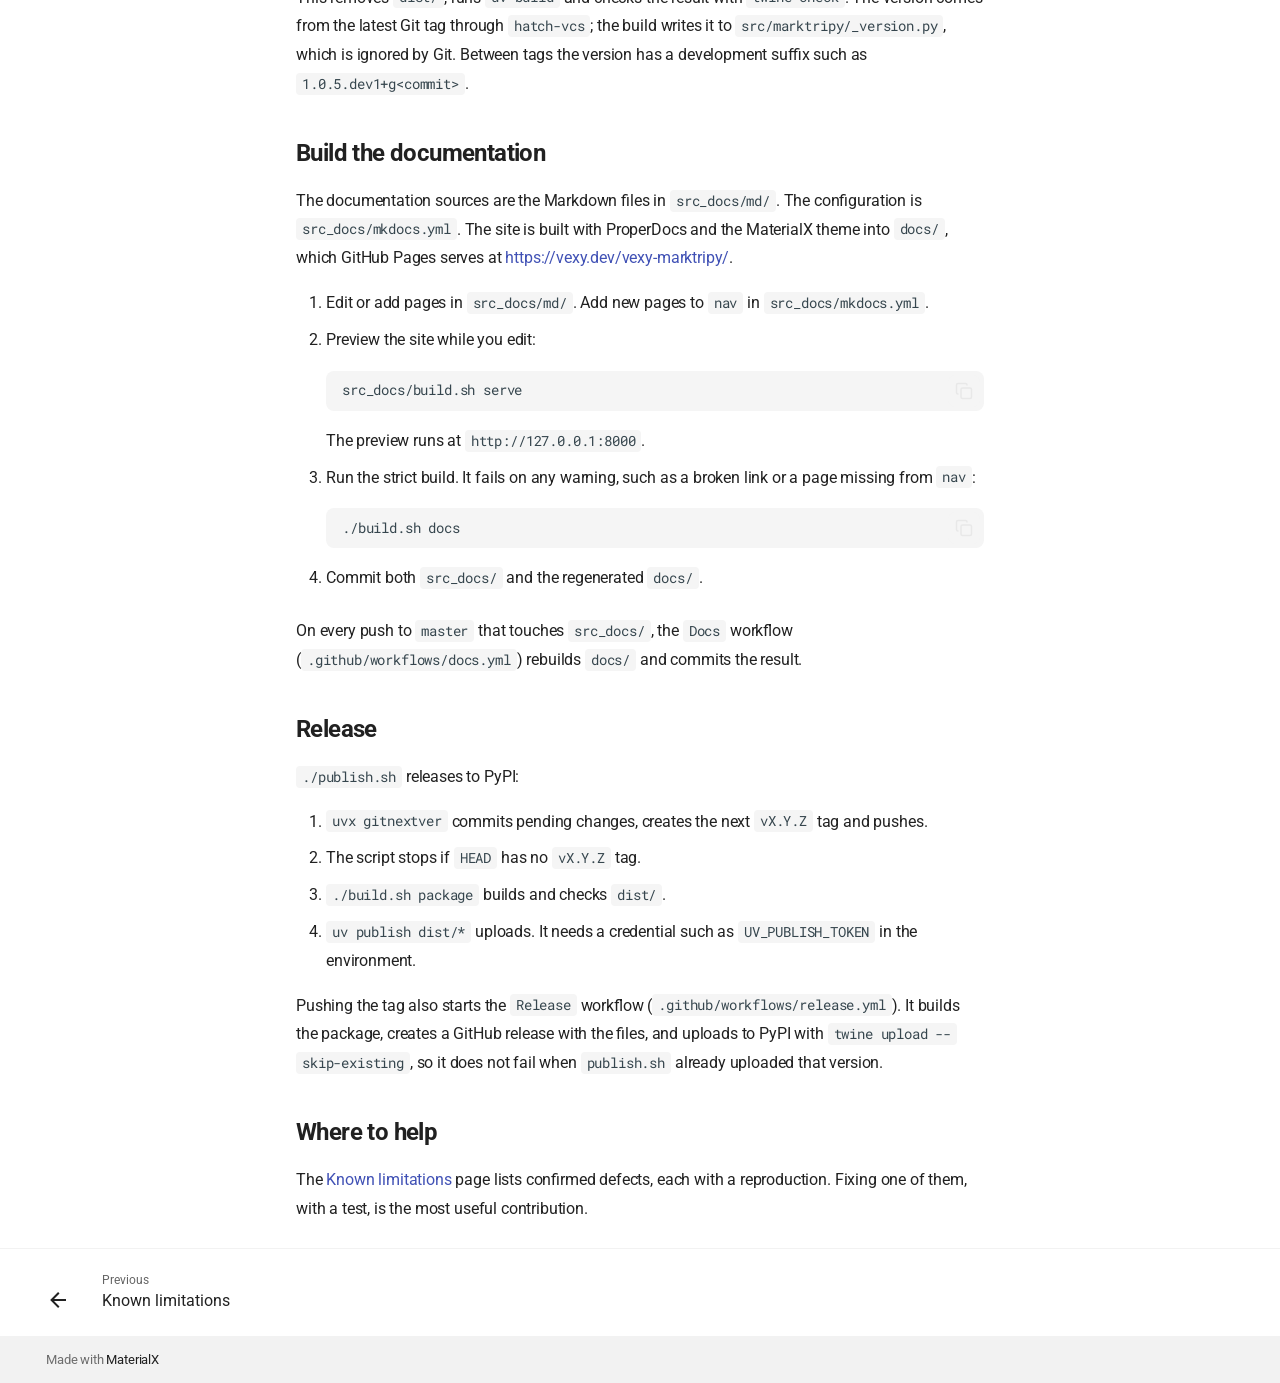
<file: docs/contributing/index.html>
<!doctype html>
<html lang="en" class="no-js">
  <head>
    
      <meta charset="utf-8">
      <meta name="viewport" content="width=device-width,initial-scale=1">
      
        <meta name="description" content="A Python package for converting Markdown to AST and back to Markdown">
      
      
      
        <link rel="canonical" href="https://vexy.dev/vexy-marktripy/contributing/">
      
      
        <link rel="prev" href="../limitations/">
      
      
      
        
      
      
      
      
        
        
        
          <link rel="icon" href="../assets/images/favicon.png">
        
      
      <meta name="generator" content="mkdocs-ProperDocs 1.6.7, mkdocs-materialx-10.1.8">
    
    
      
        <title>Contributing - vexy-marktripy</title>
      
    
    
      <link rel="stylesheet" href="../assets/stylesheets/main.314bbef5.min.css">
      
        
        <link rel="stylesheet" href="../assets/stylesheets/palette.a45159b5.min.css">
      
    
    

    

    
      
    
    
      
        
        
        <link rel="preconnect" href="https://fonts.gstatic.com" crossorigin>
        <link rel="stylesheet" href="https://fonts.googleapis.com/css?family=Roboto:300,300i,400,400i,700,700i%7CRoboto+Mono:400,400i,700,700i&display=fallback">
        <style>:root{--md-text-font:"Roboto";--md-code-font:"Roboto Mono"}</style>
      
    
    
    <script>__md_scope=new URL("..",location),__md_hash=e=>[...e].reduce(((e,_)=>(e<<5)-e+_.charCodeAt(0)),0),__md_get=(e,_=localStorage,t=__md_scope)=>JSON.parse(_.getItem(t.pathname+"."+e)),__md_set=(e,_,t=localStorage,a=__md_scope)=>{try{t.setItem(a.pathname+"."+e,JSON.stringify(_))}catch(e){}}</script>
    
      

    
    
  </head>
  
  
  
  
    
    
      
    
    
    
    
    <body dir="ltr" data-md-color-scheme="default" data-md-color-primary="indigo" data-md-color-accent="indigo" data-mx-topbar="glass">
  
    
    <input class="md-toggle" data-md-toggle="drawer" type="checkbox" id="__drawer" autocomplete="off">
    <input class="md-toggle" data-md-toggle="toc" type="checkbox" id="__toc" autocomplete="off">
    <input class="md-toggle" data-md-toggle="search" type="checkbox" id="__search" autocomplete="off">
    <label class="md-overlay" for="__drawer"></label>
    <label class="md-overlay" for="__toc"></label>
    <div data-md-component="skip">
      
        
        <a href="#contributing" class="md-skip">
          Skip to content
        </a>
      
    </div>
    <div data-md-component="announce">
      
    </div>
    
    
      

  

<header class="md-header md-header--shadow" data-md-component="header">
  <nav class="md-header__inner md-grid" aria-label="Header">
    <a href=".." title="vexy-marktripy" class="md-header__button md-logo" aria-label="vexy-marktripy" data-md-component="logo">
      
  
  <svg xmlns="http://www.w3.org/2000/svg" viewBox="0 0 24 24"><path d="M12 8a3 3 0 0 0 3-3 3 3 0 0 0-3-3 3 3 0 0 0-3 3 3 3 0 0 0 3 3m0 3.54C9.64 9.35 6.5 8 3 8v11c3.5 0 6.64 1.35 9 3.54 2.36-2.19 5.5-3.54 9-3.54V8c-3.5 0-6.64 1.35-9 3.54"/></svg>

    </a>
    <label class="md-header__button md-icon" for="__drawer">
      
      <svg xmlns="http://www.w3.org/2000/svg" viewBox="0 0 24 24"><path d="M3 6h18v2H3zm0 5h18v2H3zm0 5h18v2H3z"/></svg>
    </label>
    <div class="md-header__title" data-md-component="header-title">
      <div class="md-header__ellipsis">
        <div class="md-header__topic">
          <span class="md-ellipsis">
            vexy-marktripy
          </span>
        </div>
        <div class="md-header__topic" data-md-component="header-topic">
          <span class="md-ellipsis">
            
              Contributing
            
          </span>
        </div>
      </div>
    </div>
    
      
        <form class="md-header__option" data-md-component="palette">
  
    
    
    
    <input class="md-option" data-md-color-media="" data-md-color-scheme="default" data-md-color-primary="indigo" data-md-color-accent="indigo"  aria-label="Switch to dark mode"  type="radio" name="__palette" id="__palette_0">
    
      <label class="md-header__button md-icon" title="Switch to dark mode" for="__palette_1" hidden>
        <svg xmlns="http://www.w3.org/2000/svg" viewBox="0 0 24 24"><path d="M12 8a4 4 0 0 0-4 4 4 4 0 0 0 4 4 4 4 0 0 0 4-4 4 4 0 0 0-4-4m0 10a6 6 0 0 1-6-6 6 6 0 0 1 6-6 6 6 0 0 1 6 6 6 6 0 0 1-6 6m8-9.31V4h-4.69L12 .69 8.69 4H4v4.69L.69 12 4 15.31V20h4.69L12 23.31 15.31 20H20v-4.69L23.31 12z"/></svg>
      </label>
    
  
    
    
    
    <input class="md-option" data-md-color-media="" data-md-color-scheme="slate" data-md-color-primary="indigo" data-md-color-accent="indigo"  aria-label="Switch to light mode"  type="radio" name="__palette" id="__palette_1">
    
      <label class="md-header__button md-icon" title="Switch to light mode" for="__palette_0" hidden>
        <svg xmlns="http://www.w3.org/2000/svg" viewBox="0 0 24 24"><path d="M12 18c-.89 0-1.74-.2-2.5-.55C11.56 16.5 13 14.42 13 12s-1.44-4.5-3.5-5.45C10.26 6.2 11.11 6 12 6a6 6 0 0 1 6 6 6 6 0 0 1-6 6m8-9.31V4h-4.69L12 .69 8.69 4H4v4.69L.69 12 4 15.31V20h4.69L12 23.31 15.31 20H20v-4.69L23.31 12z"/></svg>
      </label>
    
  
</form>
      
    
    
      <script>var palette=__md_get("__palette");if(palette&&palette.color){if("(prefers-color-scheme)"===palette.color.media){var media=matchMedia("(prefers-color-scheme: light)"),input=document.querySelector(media.matches?"[data-md-color-media='(prefers-color-scheme: light)']":"[data-md-color-media='(prefers-color-scheme: dark)']");palette.color.media=input.getAttribute("data-md-color-media"),palette.color.scheme=input.getAttribute("data-md-color-scheme"),palette.color.primary=input.getAttribute("data-md-color-primary"),palette.color.accent=input.getAttribute("data-md-color-accent")}for(var[key,value]of Object.entries(palette.color))document.body.setAttribute("data-md-color-"+key,value)}</script>
    
    
    
      
      
        <label class="md-header__button md-icon" for="__search">
          
          <svg xmlns="http://www.w3.org/2000/svg" viewBox="0 0 24 24"><path d="M10.25 2a8.25 8.25 0 0 1 6.34 13.53l5.69 5.69a.749.749 0 0 1-.326 1.275.75.75 0 0 1-.734-.215l-5.69-5.69A8.25 8.25 0 1 1 10.25 2M3.5 10.25a6.75 6.75 0 1 0 13.5 0 6.75 6.75 0 0 0-13.5 0"/></svg>
        </label>
        <div class="md-search" data-md-component="search" role="dialog">
  <label class="md-search__overlay" for="__search"></label>
  <div class="md-search__inner" role="search">
    <form class="md-search__form" name="search">
      <input type="text" class="md-search__input" name="query" aria-label="Search" placeholder="Search" autocapitalize="off" autocorrect="off" autocomplete="off" spellcheck="false" data-md-component="search-query" required>
      <label class="md-search__icon md-icon" for="__search">
        
        <svg xmlns="http://www.w3.org/2000/svg" viewBox="0 0 24 24"><path d="M10.25 2a8.25 8.25 0 0 1 6.34 13.53l5.69 5.69a.749.749 0 0 1-.326 1.275.75.75 0 0 1-.734-.215l-5.69-5.69A8.25 8.25 0 1 1 10.25 2M3.5 10.25a6.75 6.75 0 1 0 13.5 0 6.75 6.75 0 0 0-13.5 0"/></svg>
        
        <svg xmlns="http://www.w3.org/2000/svg" viewBox="0 0 24 24"><path d="M20 11v2H8l5.5 5.5-1.42 1.42L4.16 12l7.92-7.92L13.5 5.5 8 11z"/></svg>
      </label>
      <nav class="md-search__options" aria-label="Search">
        
        <button type="reset" class="md-search__icon md-icon" title="Clear" aria-label="Clear" tabindex="-1">
          
          <svg xmlns="http://www.w3.org/2000/svg" viewBox="0 0 24 24"><path d="M19 6.41 17.59 5 12 10.59 6.41 5 5 6.41 10.59 12 5 17.59 6.41 19 12 13.41 17.59 19 19 17.59 13.41 12z"/></svg>
        </button>
      </nav>
      
    </form>
    <div class="md-search__output">
      <div class="md-search__scrollwrap" tabindex="0">
        <div class="md-search-result" data-md-component="search-result">
          <div class="md-search-result__meta">
            Initializing search
          </div>
          <ol class="md-search-result__list" role="presentation"></ol>
        </div>
      </div>
    </div>
  </div>
</div>
      
    
    
      <div class="md-header__source">
        <a href="https://github.com/vexyart/vexy-marktripy" title="Go to repository" class="md-source" data-md-component="source">
  <div class="md-source__icon md-icon">
    
    <svg xmlns="http://www.w3.org/2000/svg" viewBox="0 0 448 512"><!--! Font Awesome Free 7.1.0 by @fontawesome - https://fontawesome.com License - https://fontawesome.com/license/free (Icons: CC BY 4.0, Fonts: SIL OFL 1.1, Code: MIT License) Copyright 2025 Fonticons, Inc.--><path d="M439.6 236.1 244 40.5c-5.4-5.5-12.8-8.5-20.4-8.5s-15 3-20.4 8.4L162.5 81l51.5 51.5c27.1-9.1 52.7 16.8 43.4 43.7l49.7 49.7c34.2-11.8 61.2 31 35.5 56.7-26.5 26.5-70.2-2.9-56-37.3L240.3 199v121.9c25.3 12.5 22.3 41.8 9.1 55-6.4 6.4-15.2 10.1-24.3 10.1s-17.8-3.6-24.3-10.1c-17.6-17.6-11.1-46.9 11.2-56v-123c-20.8-8.5-24.6-30.7-18.6-45L142.6 101 8.5 235.1C3 240.6 0 247.9 0 255.5s3 15 8.5 20.4l195.6 195.7c5.4 5.4 12.7 8.4 20.4 8.4s15-3 20.4-8.4l194.7-194.7c5.4-5.4 8.4-12.8 8.4-20.4s-3-15-8.4-20.4"/></svg>
  </div>
  <div class="md-source__repository">
    vexyart/vexy-marktripy
  </div>
</a>
      </div>
    
  </nav>
  
</header>
    
    <div class="md-container" data-md-component="container">
      
      
        
          
        
      
      <main class="md-main" data-md-component="main">
        <div class="md-main__inner md-grid">
          
            
              
              <div class="md-sidebar md-sidebar--primary" data-md-component="sidebar" data-md-type="navigation" >
                <div class="md-sidebar__scrollwrap">
                  <div class="md-sidebar__inner">
                    



<nav class="md-nav md-nav--primary" aria-label="Navigation" data-md-level="0">
  <label class="md-nav__title" for="__drawer">
    <a href=".." title="vexy-marktripy" class="md-nav__button md-logo" aria-label="vexy-marktripy" data-md-component="logo">
      
  
  <svg xmlns="http://www.w3.org/2000/svg" viewBox="0 0 24 24"><path d="M12 8a3 3 0 0 0 3-3 3 3 0 0 0-3-3 3 3 0 0 0-3 3 3 3 0 0 0 3 3m0 3.54C9.64 9.35 6.5 8 3 8v11c3.5 0 6.64 1.35 9 3.54 2.36-2.19 5.5-3.54 9-3.54V8c-3.5 0-6.64 1.35-9 3.54"/></svg>

    </a>
    vexy-marktripy
  </label>
  
    <div class="md-nav__source">
      <a href="https://github.com/vexyart/vexy-marktripy" title="Go to repository" class="md-source" data-md-component="source">
  <div class="md-source__icon md-icon">
    
    <svg xmlns="http://www.w3.org/2000/svg" viewBox="0 0 448 512"><!--! Font Awesome Free 7.1.0 by @fontawesome - https://fontawesome.com License - https://fontawesome.com/license/free (Icons: CC BY 4.0, Fonts: SIL OFL 1.1, Code: MIT License) Copyright 2025 Fonticons, Inc.--><path d="M439.6 236.1 244 40.5c-5.4-5.5-12.8-8.5-20.4-8.5s-15 3-20.4 8.4L162.5 81l51.5 51.5c27.1-9.1 52.7 16.8 43.4 43.7l49.7 49.7c34.2-11.8 61.2 31 35.5 56.7-26.5 26.5-70.2-2.9-56-37.3L240.3 199v121.9c25.3 12.5 22.3 41.8 9.1 55-6.4 6.4-15.2 10.1-24.3 10.1s-17.8-3.6-24.3-10.1c-17.6-17.6-11.1-46.9 11.2-56v-123c-20.8-8.5-24.6-30.7-18.6-45L142.6 101 8.5 235.1C3 240.6 0 247.9 0 255.5s3 15 8.5 20.4l195.6 195.7c5.4 5.4 12.7 8.4 20.4 8.4s15-3 20.4-8.4l194.7-194.7c5.4-5.4 8.4-12.8 8.4-20.4s-3-15-8.4-20.4"/></svg>
  </div>
  <div class="md-source__repository">
    vexyart/vexy-marktripy
  </div>
</a>
    </div>
  
  <ul class="md-nav__list">
    
      
      
  
  
  
  
    <li class="md-nav__item">
      <a href=".." class="md-nav__link">
        
  
  
  <span class="md-ellipsis">
    
  
    Home
  

    
  </span>
  
  

      </a>
    </li>
  

    
      
      
  
  
  
  
    
    
    
    
      
        
        
      
    
    
    <li class="md-nav__item md-nav__item--section md-nav__item--nested">
      
        
        
        <input class="md-nav__toggle md-toggle " type="checkbox" id="__nav_2" >
        
          
          <label class="md-nav__link" for="__nav_2" id="__nav_2_label" tabindex="">
            
  
  
  <span class="md-ellipsis">
    
  
    Getting started
  

    
  </span>
  
  

            <span class="md-nav__icon md-icon"></span>
          </label>
        
        <nav class="md-nav" data-md-level="1" aria-labelledby="__nav_2_label" aria-expanded="false">
          <label class="md-nav__title" for="__nav_2">
            <span class="md-nav__icon md-icon"></span>
            
  
    Getting started
  

          </label>
          <ul class="md-nav__list">
            
              
                
  
  
  
  
    <li class="md-nav__item">
      <a href="../installation/" class="md-nav__link">
        
  
  
  <span class="md-ellipsis">
    
  
    Installation
  

    
  </span>
  
  

      </a>
    </li>
  

              
            
              
                
  
  
  
  
    <li class="md-nav__item">
      <a href="../quickstart/" class="md-nav__link">
        
  
  
  <span class="md-ellipsis">
    
  
    Quickstart
  

    
  </span>
  
  

      </a>
    </li>
  

              
            
          </ul>
        </nav>
      
    </li>
  

    
      
      
  
  
  
  
    
    
    
    
      
        
        
      
    
    
    <li class="md-nav__item md-nav__item--section md-nav__item--nested">
      
        
        
        <input class="md-nav__toggle md-toggle " type="checkbox" id="__nav_3" >
        
          
          <label class="md-nav__link" for="__nav_3" id="__nav_3_label" tabindex="">
            
  
  
  <span class="md-ellipsis">
    
  
    User guide
  

    
  </span>
  
  

            <span class="md-nav__icon md-icon"></span>
          </label>
        
        <nav class="md-nav" data-md-level="1" aria-labelledby="__nav_3_label" aria-expanded="false">
          <label class="md-nav__title" for="__nav_3">
            <span class="md-nav__icon md-icon"></span>
            
  
    User guide
  

          </label>
          <ul class="md-nav__list">
            
              
                
  
  
  
  
    <li class="md-nav__item">
      <a href="../ast/" class="md-nav__link">
        
  
  
  <span class="md-ellipsis">
    
  
    The AST
  

    
  </span>
  
  

      </a>
    </li>
  

              
            
              
                
  
  
  
  
    <li class="md-nav__item">
      <a href="../parsers/" class="md-nav__link">
        
  
  
  <span class="md-ellipsis">
    
  
    Parsers
  

    
  </span>
  
  

      </a>
    </li>
  

              
            
              
                
  
  
  
  
    <li class="md-nav__item">
      <a href="../renderers/" class="md-nav__link">
        
  
  
  <span class="md-ellipsis">
    
  
    Renderers
  

    
  </span>
  
  

      </a>
    </li>
  

              
            
              
                
  
  
  
  
    <li class="md-nav__item">
      <a href="../transformers/" class="md-nav__link">
        
  
  
  <span class="md-ellipsis">
    
  
    Transformers
  

    
  </span>
  
  

      </a>
    </li>
  

              
            
              
                
  
  
  
  
    <li class="md-nav__item">
      <a href="../extensions/" class="md-nav__link">
        
  
  
  <span class="md-ellipsis">
    
  
    Extensions
  

    
  </span>
  
  

      </a>
    </li>
  

              
            
              
                
  
  
  
  
    <li class="md-nav__item">
      <a href="../validation/" class="md-nav__link">
        
  
  
  <span class="md-ellipsis">
    
  
    Validation and utilities
  

    
  </span>
  
  

      </a>
    </li>
  

              
            
          </ul>
        </nav>
      
    </li>
  

    
      
      
  
  
    
  
  
  
    
    
    
    
      
        
        
      
    
    
    <li class="md-nav__item md-nav__item--active md-nav__item--section md-nav__item--nested">
      
        
        
        <input class="md-nav__toggle md-toggle " type="checkbox" id="__nav_4" checked>
        
          
          <label class="md-nav__link" for="__nav_4" id="__nav_4_label" tabindex="">
            
  
  
  <span class="md-ellipsis">
    
  
    Reference
  

    
  </span>
  
  

            <span class="md-nav__icon md-icon"></span>
          </label>
        
        <nav class="md-nav" data-md-level="1" aria-labelledby="__nav_4_label" aria-expanded="true">
          <label class="md-nav__title" for="__nav_4">
            <span class="md-nav__icon md-icon"></span>
            
  
    Reference
  

          </label>
          <ul class="md-nav__list">
            
              
                
  
  
  
  
    <li class="md-nav__item">
      <a href="../api/" class="md-nav__link">
        
  
  
  <span class="md-ellipsis">
    
  
    API reference
  

    
  </span>
  
  

      </a>
    </li>
  

              
            
              
                
  
  
  
  
    <li class="md-nav__item">
      <a href="../architecture/" class="md-nav__link">
        
  
  
  <span class="md-ellipsis">
    
  
    Architecture
  

    
  </span>
  
  

      </a>
    </li>
  

              
            
              
                
  
  
  
  
    <li class="md-nav__item">
      <a href="../limitations/" class="md-nav__link">
        
  
  
  <span class="md-ellipsis">
    
  
    Known limitations
  

    
  </span>
  
  

      </a>
    </li>
  

              
            
              
                
  
  
    
  
  
  
    <li class="md-nav__item md-nav__item--active">
      
      <input class="md-nav__toggle md-toggle" type="checkbox" id="__toc">
      
      
        
      
      
        <label class="md-nav__link md-nav__link--active" for="__toc">
          
  
  
  <span class="md-ellipsis">
    
  
    Contributing
  

    
  </span>
  
  

          <span class="md-nav__icon md-icon"></span>
        </label>
      
      <a href="./" class="md-nav__link md-nav__link--active">
        
  
  
  <span class="md-ellipsis">
    
  
    Contributing
  

    
  </span>
  
  

      </a>
      
        

<nav class="md-nav md-nav--secondary" aria-label="Table of contents">
  
  
  
    
  
  
    <label class="md-nav__title" for="__toc">
      <span class="md-nav__icon md-icon"></span>
      Table of contents
    </label>
    <ul class="md-nav__list" data-md-component="toc">
      
        <li class="md-nav__item">
  <a href="#set-up-the-environment" class="md-nav__link">
    <span class="md-ellipsis">
      
        Set up the environment
      
    </span>
  </a>
  
</li>
      
        <li class="md-nav__item">
  <a href="#run-the-tests" class="md-nav__link">
    <span class="md-ellipsis">
      
        Run the tests
      
    </span>
  </a>
  
</li>
      
        <li class="md-nav__item">
  <a href="#lint-and-type-check" class="md-nav__link">
    <span class="md-ellipsis">
      
        Lint and type-check
      
    </span>
  </a>
  
</li>
      
        <li class="md-nav__item">
  <a href="#build-the-package" class="md-nav__link">
    <span class="md-ellipsis">
      
        Build the package
      
    </span>
  </a>
  
</li>
      
        <li class="md-nav__item">
  <a href="#build-the-documentation" class="md-nav__link">
    <span class="md-ellipsis">
      
        Build the documentation
      
    </span>
  </a>
  
</li>
      
        <li class="md-nav__item">
  <a href="#release" class="md-nav__link">
    <span class="md-ellipsis">
      
        Release
      
    </span>
  </a>
  
</li>
      
        <li class="md-nav__item">
  <a href="#where-to-help" class="md-nav__link">
    <span class="md-ellipsis">
      
        Where to help
      
    </span>
  </a>
  
</li>
      
    </ul>
  
</nav>
      
    </li>
  

              
            
          </ul>
        </nav>
      
    </li>
  

    
  </ul>
</nav>
                  </div>
                </div>
              </div>
            
            
              
              <div class="md-sidebar md-sidebar--secondary" data-md-component="sidebar" data-md-type="toc" >
                <div class="md-sidebar__scrollwrap">
                  <div class="md-sidebar__inner">
                    

<nav class="md-nav md-nav--secondary" aria-label="Table of contents">
  
  
  
    
  
  
    <label class="md-nav__title" for="__toc">
      <span class="md-nav__icon md-icon"></span>
      Table of contents
    </label>
    <ul class="md-nav__list" data-md-component="toc">
      
        <li class="md-nav__item">
  <a href="#set-up-the-environment" class="md-nav__link">
    <span class="md-ellipsis">
      
        Set up the environment
      
    </span>
  </a>
  
</li>
      
        <li class="md-nav__item">
  <a href="#run-the-tests" class="md-nav__link">
    <span class="md-ellipsis">
      
        Run the tests
      
    </span>
  </a>
  
</li>
      
        <li class="md-nav__item">
  <a href="#lint-and-type-check" class="md-nav__link">
    <span class="md-ellipsis">
      
        Lint and type-check
      
    </span>
  </a>
  
</li>
      
        <li class="md-nav__item">
  <a href="#build-the-package" class="md-nav__link">
    <span class="md-ellipsis">
      
        Build the package
      
    </span>
  </a>
  
</li>
      
        <li class="md-nav__item">
  <a href="#build-the-documentation" class="md-nav__link">
    <span class="md-ellipsis">
      
        Build the documentation
      
    </span>
  </a>
  
</li>
      
        <li class="md-nav__item">
  <a href="#release" class="md-nav__link">
    <span class="md-ellipsis">
      
        Release
      
    </span>
  </a>
  
</li>
      
        <li class="md-nav__item">
  <a href="#where-to-help" class="md-nav__link">
    <span class="md-ellipsis">
      
        Where to help
      
    </span>
  </a>
  
</li>
      
    </ul>
  
</nav>
                  </div>
                </div>
              </div>
            
          
          
            <div class="md-content" data-md-component="content">
              
              <article class="md-content__inner md-typeset">
                
                  
  
  


<h1 id="contributing">Contributing<a class="headerlink" href="#contributing" title="Permanent link">&para;</a></h1>
<p>Prerequisites: Git, <code>uv</code>, and a clone of <code>https://github.com/vexyart/vexy-marktripy</code>. The default branch is <code>master</code>.</p>
<h2 id="set-up-the-environment">Set up the environment<a class="headerlink" href="#set-up-the-environment" title="Permanent link">&para;</a></h2>
<div class="highlight"><pre><span></span><code><a id="__codelineno-0-1" name="__codelineno-0-1" href="#__codelineno-0-1"></a>uv<span class="w"> </span>sync<span class="w"> </span>--dev
</code></pre></div>
<p>This creates <code>.venv/</code>, installs the package in editable mode and adds the <code>dev</code> dependency group (<code>pytest</code>, <code>pytest-benchmark</code>, <code>pytest-cov</code>, <code>hypothesis</code>, <code>mypy</code>, <code>ruff</code>, <code>black</code>, <code>twine</code>, <code>hatch</code>).</p>
<h2 id="run-the-tests">Run the tests<a class="headerlink" href="#run-the-tests" title="Permanent link">&para;</a></h2>
<div class="highlight"><pre><span></span><code><a id="__codelineno-1-1" name="__codelineno-1-1" href="#__codelineno-1-1"></a>uv<span class="w"> </span>run<span class="w"> </span>pytest<span class="w"> </span>-q
</code></pre></div>
<p>The suite lives in <code>tests/</code>:</p>
<table>
<thead>
<tr>
<th>File</th>
<th>Covers</th>
</tr>
</thead>
<tbody>
<tr>
<td><code>test_basic.py</code></td>
<td>Parser registration, HTML rendering, AST methods</td>
</tr>
<tr>
<td><code>test_roundtrip.py</code></td>
<td>Markdown → AST → Markdown</td>
</tr>
<tr>
<td><code>test_transformers.py</code></td>
<td>Heading, ID and TOC transformers</td>
</tr>
<tr>
<td><code>test_gfm_extensions.py</code></td>
<td>Strikethrough, task lists, the GFM bundle</td>
</tr>
<tr>
<td><code>test_kbd_extension.py</code></td>
<td><code>++key++</code> parsing and rendering</td>
</tr>
<tr>
<td><code>test_hypothesis.py</code></td>
<td>Property-based tests with <code>hypothesis</code></td>
</tr>
<tr>
<td><code>test_benchmark.py</code></td>
<td>Timing benchmarks with <code>pytest-benchmark</code></td>
</tr>
</tbody>
</table>
<p>Skip the benchmarks for a faster run. <code>-k</code> matches test and file names, so this deselects everything in <code>test_benchmark.py</code>:</p>
<div class="highlight"><pre><span></span><code><a id="__codelineno-2-1" name="__codelineno-2-1" href="#__codelineno-2-1"></a>uv<span class="w"> </span>run<span class="w"> </span>pytest<span class="w"> </span>-q<span class="w"> </span>-k<span class="w"> </span><span class="s2">"not benchmark"</span>
</code></pre></div>
<p><code>hatch</code> environments are also configured. <code>uvx hatch test</code> runs the suite in hatch's test environment, and <code>hatch run test:no-benchmark</code> runs <code>pytest -k 'not benchmark'</code>.</p>
<h2 id="lint-and-type-check">Lint and type-check<a class="headerlink" href="#lint-and-type-check" title="Permanent link">&para;</a></h2>
<div class="highlight"><pre><span></span><code><a id="__codelineno-3-1" name="__codelineno-3-1" href="#__codelineno-3-1"></a>uv<span class="w"> </span>run<span class="w"> </span>ruff<span class="w"> </span>check<span class="w"> </span>src<span class="w"> </span>tests
<a id="__codelineno-3-2" name="__codelineno-3-2" href="#__codelineno-3-2"></a>uv<span class="w"> </span>run<span class="w"> </span>ruff<span class="w"> </span>format<span class="w"> </span>--check<span class="w"> </span>src<span class="w"> </span>tests
<a id="__codelineno-3-3" name="__codelineno-3-3" href="#__codelineno-3-3"></a>uv<span class="w"> </span>run<span class="w"> </span>mypy<span class="w"> </span>src/marktripy
</code></pre></div>
<p><code>ruff</code> and <code>black</code> use a line length of 100. <code>mypy</code> is configured with <code>strict = true</code>.</p>
<h2 id="build-the-package">Build the package<a class="headerlink" href="#build-the-package" title="Permanent link">&para;</a></h2>
<div class="highlight"><pre><span></span><code><a id="__codelineno-4-1" name="__codelineno-4-1" href="#__codelineno-4-1"></a>./build.sh<span class="w"> </span>package
</code></pre></div>
<p>This removes <code>dist/</code>, runs <code>uv build</code> and checks the result with <code>twine check</code>. The version comes from the latest Git tag through <code>hatch-vcs</code>; the build writes it to <code>src/marktripy/_version.py</code>, which is ignored by Git. Between tags the version has a development suffix such as <code>1.0.5.dev1+g&lt;commit&gt;</code>.</p>
<h2 id="build-the-documentation">Build the documentation<a class="headerlink" href="#build-the-documentation" title="Permanent link">&para;</a></h2>
<p>The documentation sources are the Markdown files in <code>src_docs/md/</code>. The configuration is <code>src_docs/mkdocs.yml</code>. The site is built with ProperDocs and the MaterialX theme into <code>docs/</code>, which GitHub Pages serves at <a href="https://vexy.dev/vexy-marktripy/">https://vexy.dev/vexy-marktripy/</a>.</p>
<ol>
<li>Edit or add pages in <code>src_docs/md/</code>. Add new pages to <code>nav</code> in <code>src_docs/mkdocs.yml</code>.</li>
<li>
<p>Preview the site while you edit:</p>
<div class="highlight"><pre><span></span><code><a id="__codelineno-5-1" name="__codelineno-5-1" href="#__codelineno-5-1"></a>src_docs/build.sh<span class="w"> </span>serve
</code></pre></div>
<p>The preview runs at <code>http://127.0.0.1:8000</code>.</p>
</li>
<li>
<p>Run the strict build. It fails on any warning, such as a broken link or a page missing from <code>nav</code>:</p>
<div class="highlight"><pre><span></span><code><a id="__codelineno-6-1" name="__codelineno-6-1" href="#__codelineno-6-1"></a>./build.sh<span class="w"> </span>docs
</code></pre></div>
</li>
<li>
<p>Commit both <code>src_docs/</code> and the regenerated <code>docs/</code>.</p>
</li>
</ol>
<p>On every push to <code>master</code> that touches <code>src_docs/</code>, the <code>Docs</code> workflow (<code>.github/workflows/docs.yml</code>) rebuilds <code>docs/</code> and commits the result.</p>
<h2 id="release">Release<a class="headerlink" href="#release" title="Permanent link">&para;</a></h2>
<p><code>./publish.sh</code> releases to PyPI:</p>
<ol>
<li><code>uvx gitnextver</code> commits pending changes, creates the next <code>vX.Y.Z</code> tag and pushes.</li>
<li>The script stops if <code>HEAD</code> has no <code>vX.Y.Z</code> tag.</li>
<li><code>./build.sh package</code> builds and checks <code>dist/</code>.</li>
<li><code>uv publish dist/*</code> uploads. It needs a credential such as <code>UV_PUBLISH_TOKEN</code> in the environment.</li>
</ol>
<p>Pushing the tag also starts the <code>Release</code> workflow (<code>.github/workflows/release.yml</code>). It builds the package, creates a GitHub release with the files, and uploads to PyPI with <code>twine upload --skip-existing</code>, so it does not fail when <code>publish.sh</code> already uploaded that version.</p>
<h2 id="where-to-help">Where to help<a class="headerlink" href="#where-to-help" title="Permanent link">&para;</a></h2>
<p>The <a href="../limitations/">Known limitations</a> page lists confirmed defects, each with a reproduction. Fixing one of them, with a test, is the most useful contribution.</p>












                
              </article>
            </div>
          
          
<script>var target=document.getElementById(location.hash.slice(1));target&&target.name&&(target.checked=target.name.startsWith("__tabbed_"))</script>
        </div>
          <div class="md-top" data-md-component="top" hidden>
  <div class="md-top__center">
    <button type="button" class="md-top__button md-top__button--main" data-md-action="top">
      
      <svg xmlns="http://www.w3.org/2000/svg" viewBox="0 0 24 24"><path d="M13 20h-2V8l-5.5 5.5-1.42-1.42L12 4.16l7.92 7.92-1.42 1.42L13 8z"/></svg>
      <span>Back to top</span>
    </button>
    
      
      
      <label class="md-top__button md-top__side md-top__side--nav" for="__drawer" >
        <svg xmlns="http://www.w3.org/2000/svg" fill="none" stroke="currentColor" stroke-linecap="round" stroke-linejoin="round" stroke-width="2" class="lucide lucide-panel-left" viewBox="0 0 24 24"><rect width="18" height="18" x="3" y="3" rx="2"/><path d="M9 3v18"/></svg>
      </label>
    
    
      
      
      <label class="md-top__button md-top__side md-top__side--toc" for="__toc" >
        <svg xmlns="http://www.w3.org/2000/svg" fill="none" stroke="currentColor" stroke-linecap="round" stroke-linejoin="round" stroke-width="2" class="lucide lucide-panel-right" viewBox="0 0 24 24"><rect width="18" height="18" x="3" y="3" rx="2"/><path d="M15 3v18"/></svg>
      </label>
    
  </div>
</div>
      </main>
      
        <footer class="md-footer">
  
    
      
      <nav class="md-footer__inner md-grid" aria-label="Footer" >
        
          
          <a href="../limitations/" class="md-footer__link md-footer__link--prev" aria-label="Previous: Known limitations">
            <div class="md-footer__button md-icon">
              
              <svg xmlns="http://www.w3.org/2000/svg" viewBox="0 0 24 24"><path d="M20 11v2H8l5.5 5.5-1.42 1.42L4.16 12l7.92-7.92L13.5 5.5 8 11z"/></svg>
            </div>
            <div class="md-footer__title">
              <span class="md-footer__direction">
                Previous
              </span>
              <div class="md-ellipsis">
                Known limitations
              </div>
            </div>
          </a>
        
        
      </nav>
    
  
  <div class="md-footer-meta md-typeset">
    <div class="md-footer-meta__inner md-grid">
      <div class="md-copyright">
  
  
    Made with
    <a href="https://jaywhj.github.io/mkdocs-materialx/" target="_blank" rel="noopener">
      MaterialX
    </a>
  
</div>
      
    </div>
  </div>
</footer>
      
    </div>
    <div class="md-dialog" data-md-component="dialog">
      <div class="md-dialog__inner md-typeset"></div>
    </div>
    
    
    
      
      
      <script id="__config" type="application/json">{"annotate": null, "base": "..", "code": null, "features": ["navigation.sections", "navigation.top", "navigation.footer", "toc.follow", "search.highlight", "content.code.copy", "content.code.annotate"], "search": "../assets/javascripts/workers/search.2c215733.min.js", "tags": null, "translations": {"clipboard.copied": "Copied to clipboard", "clipboard.copy": "Copy to clipboard", "code.collapse": "Collapse", "code.download": "Download", "code.expand": "Expand remaining # lines", "code.select": "Toggle line selection", "search.result.more.one": "1 more on this page", "search.result.more.other": "# more on this page", "search.result.none": "No matching documents", "search.result.one": "1 matching document", "search.result.other": "# matching documents", "search.result.placeholder": "Type to start searching", "search.result.term.missing": "Missing", "select.version": "Select version"}, "version": null}</script>
    
    
      <script src="../assets/javascripts/bundle.fc193f93.min.js"></script>
      
    
  </body>
</html>
</file>
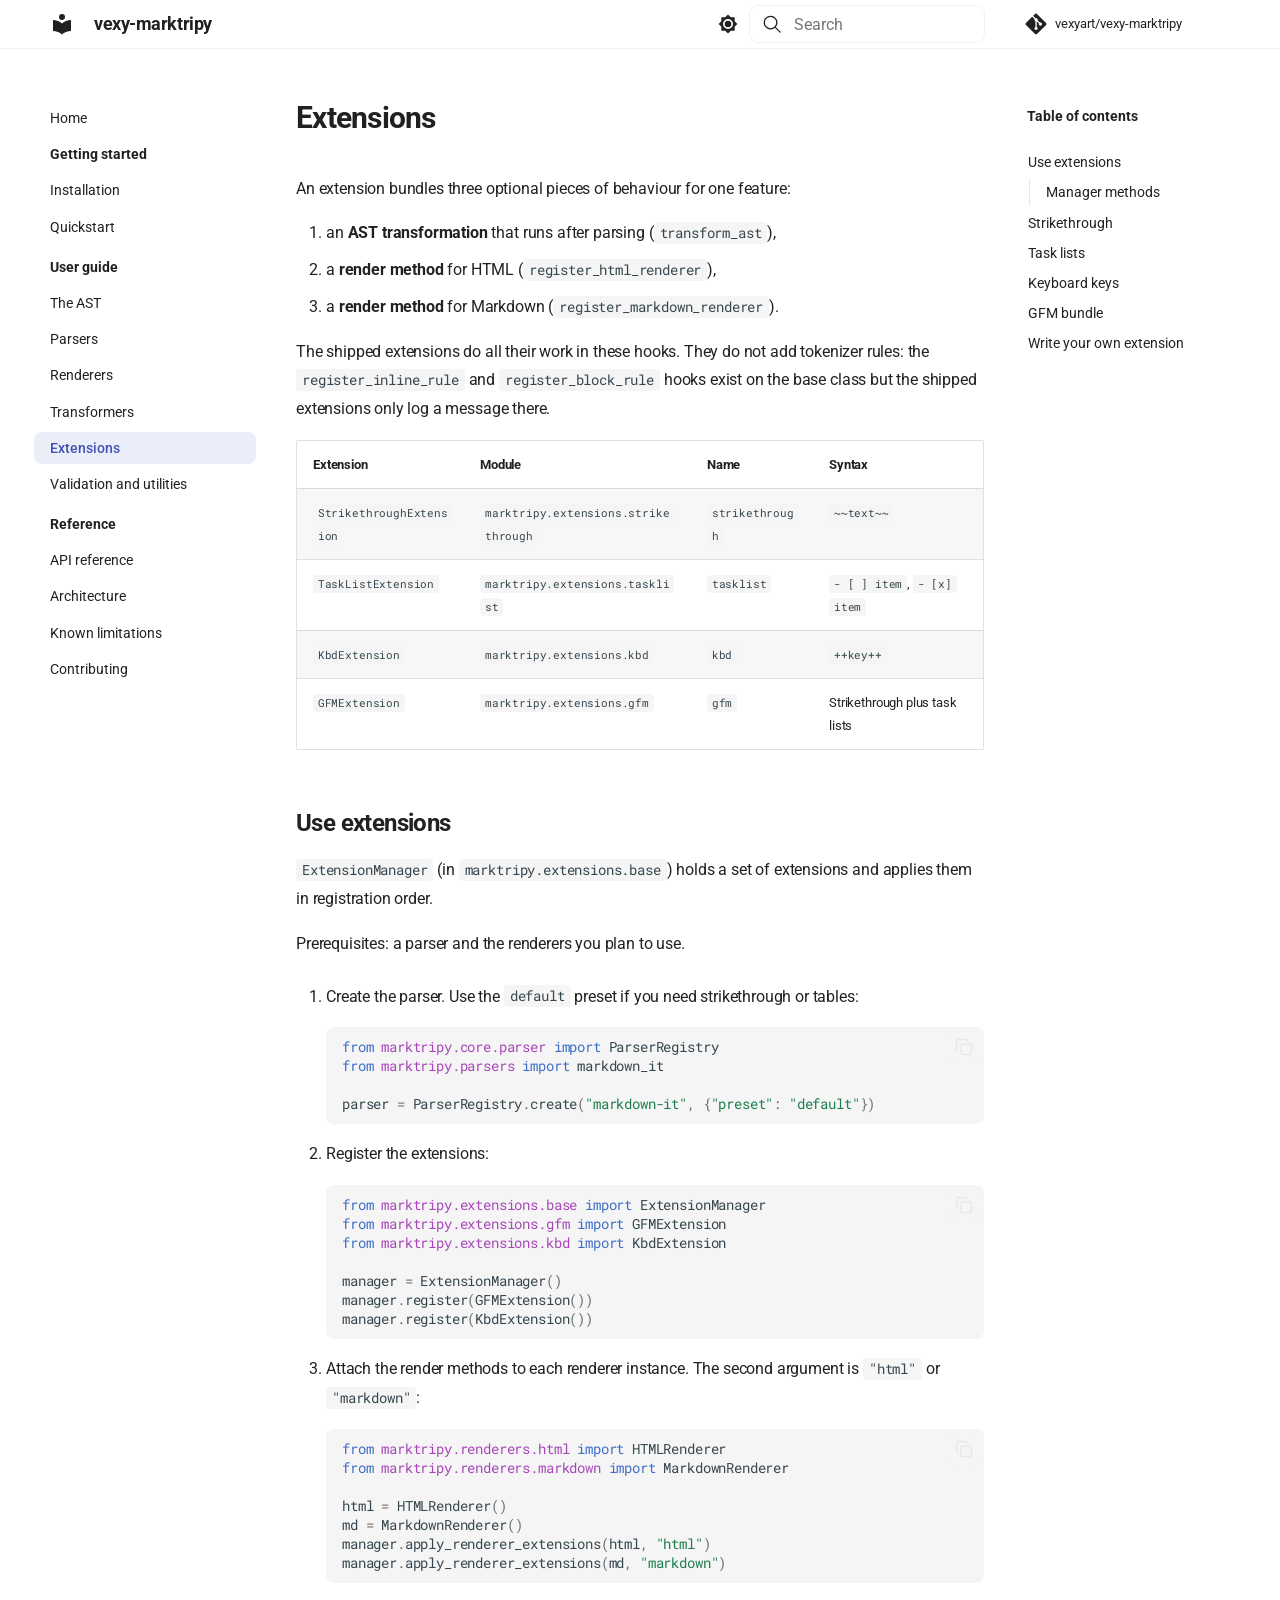
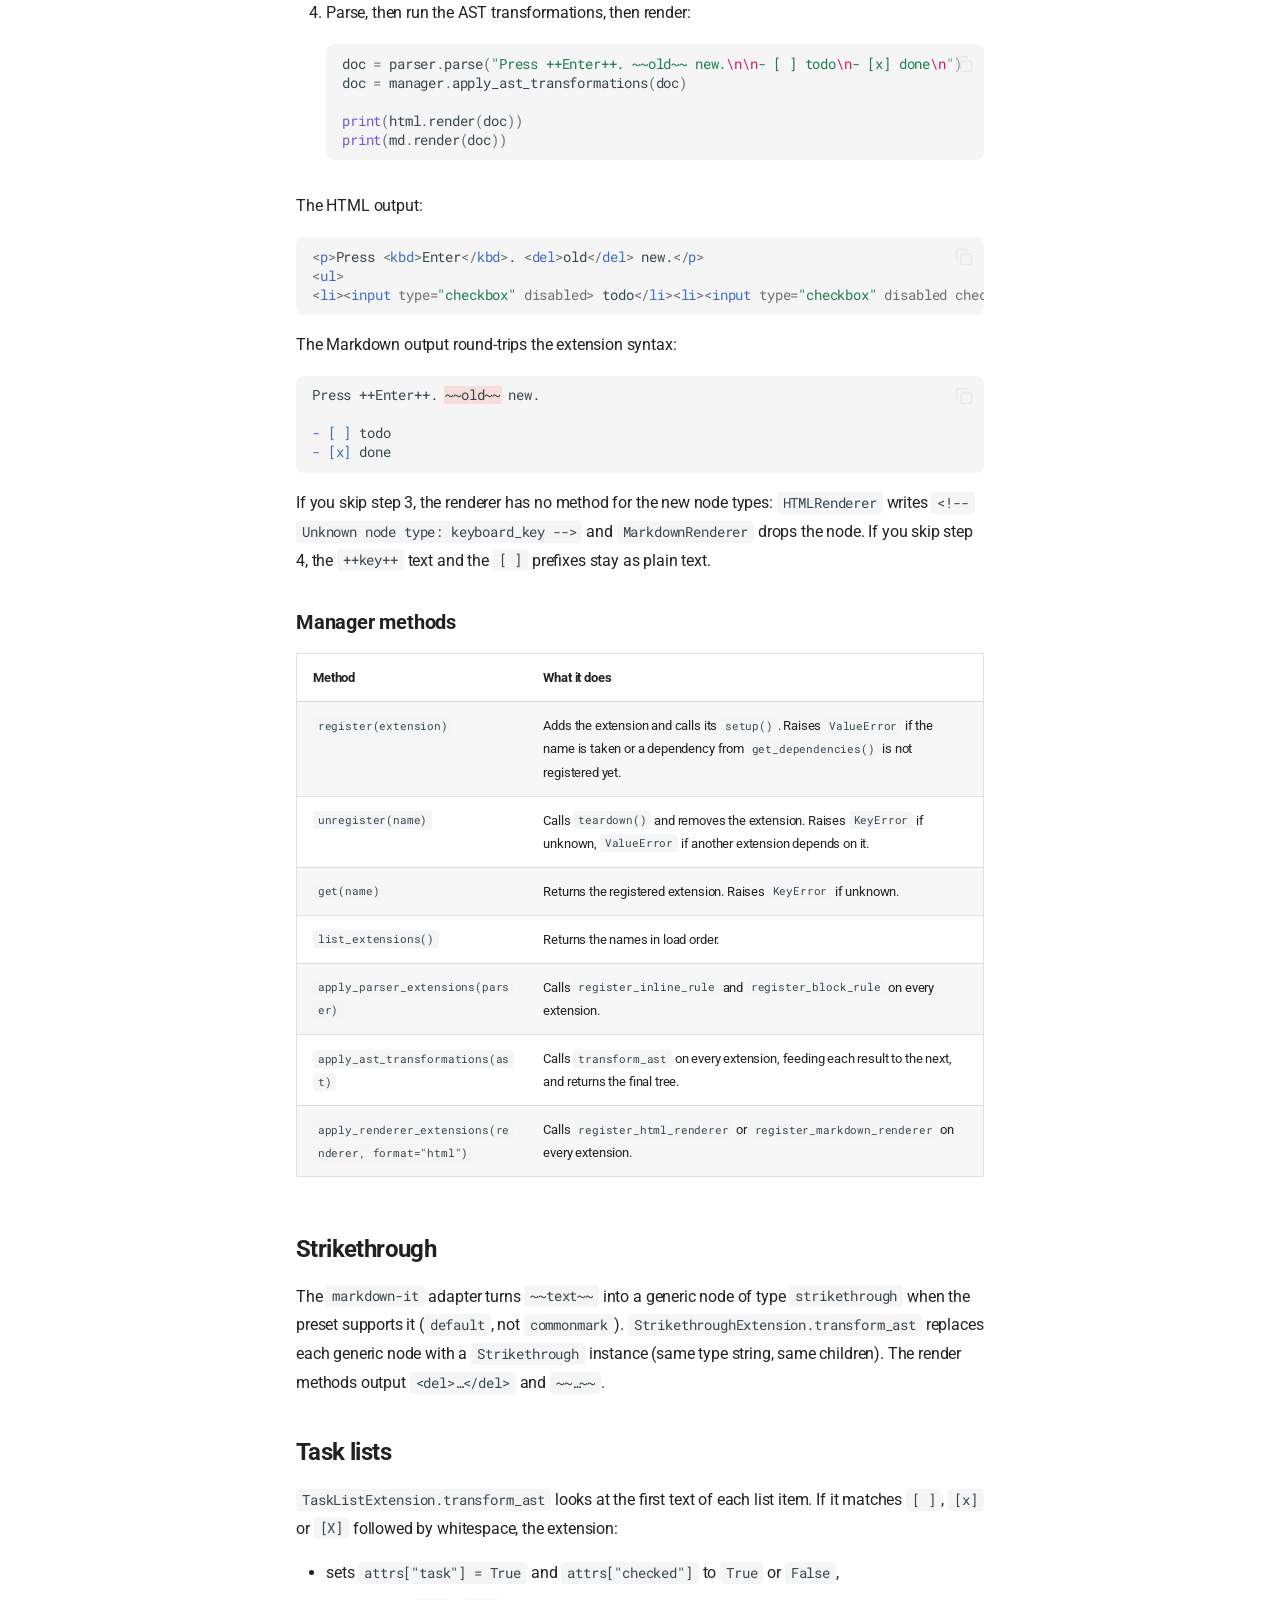
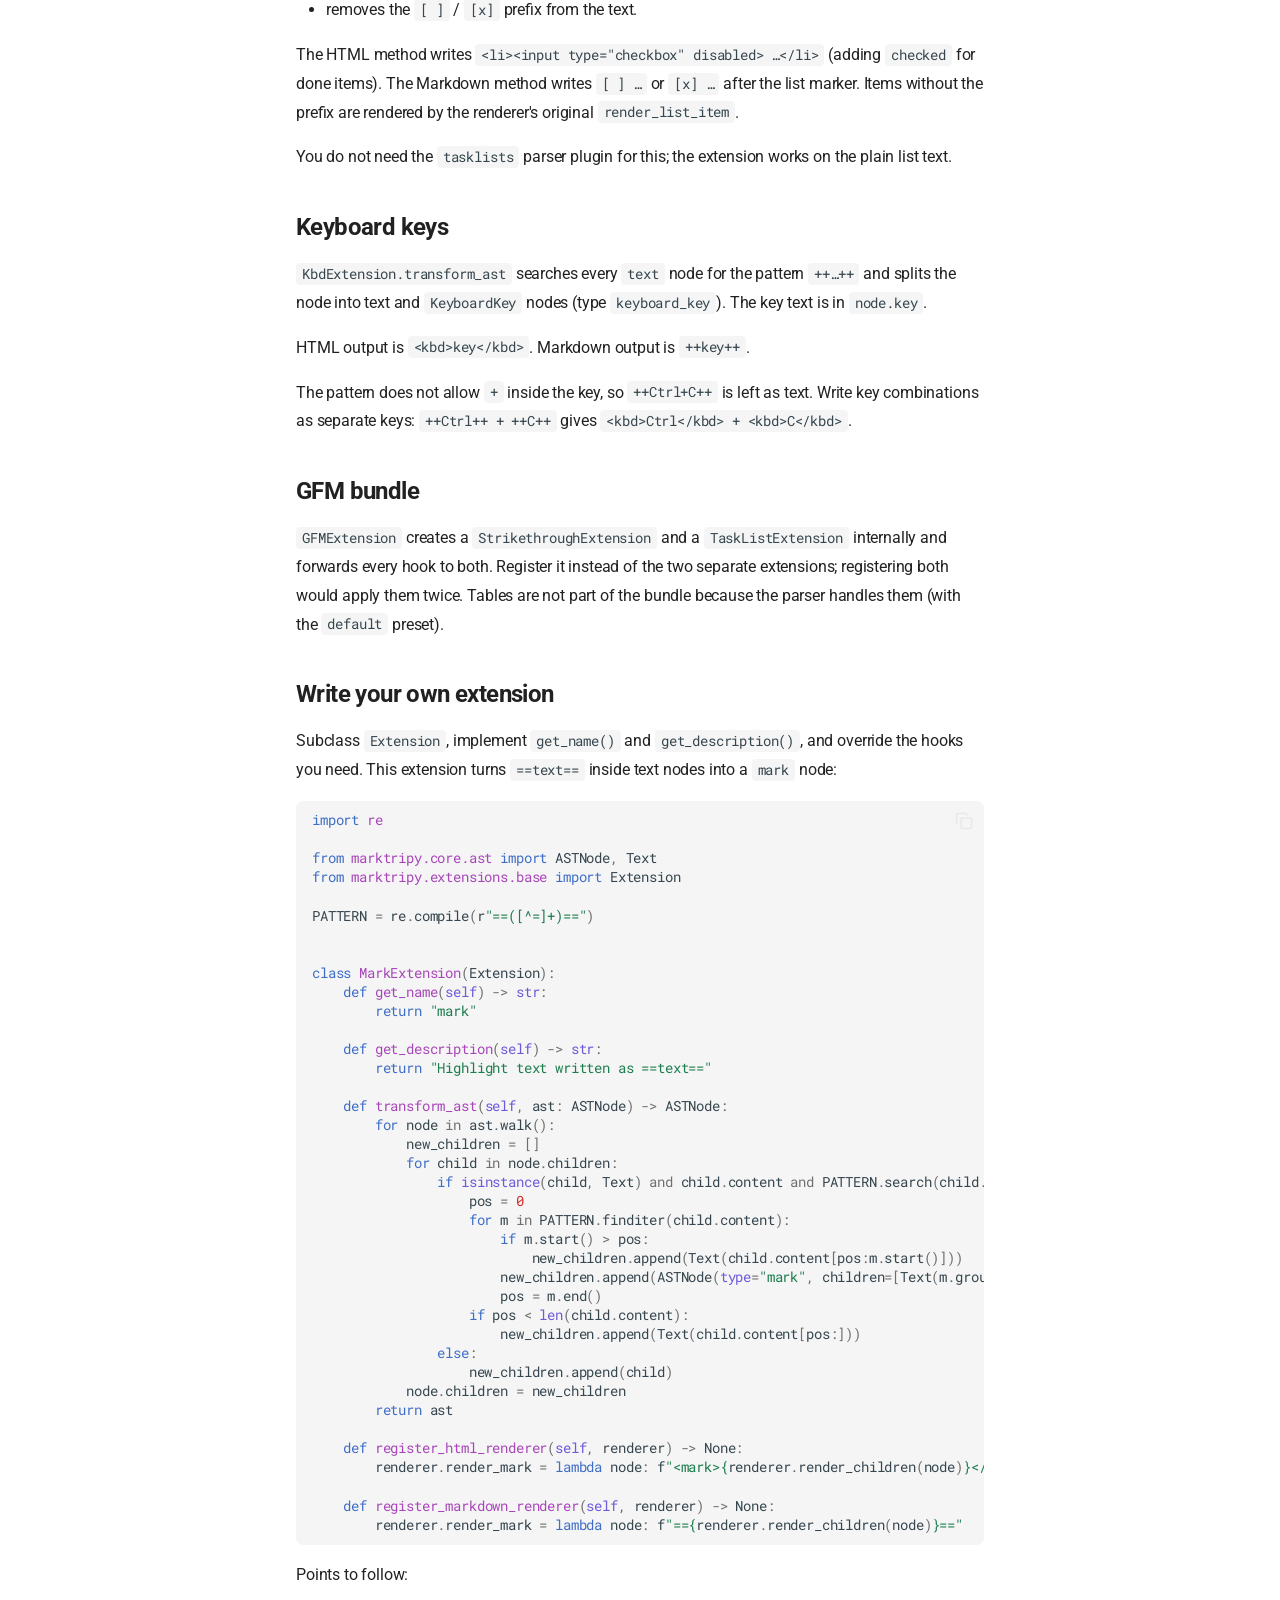
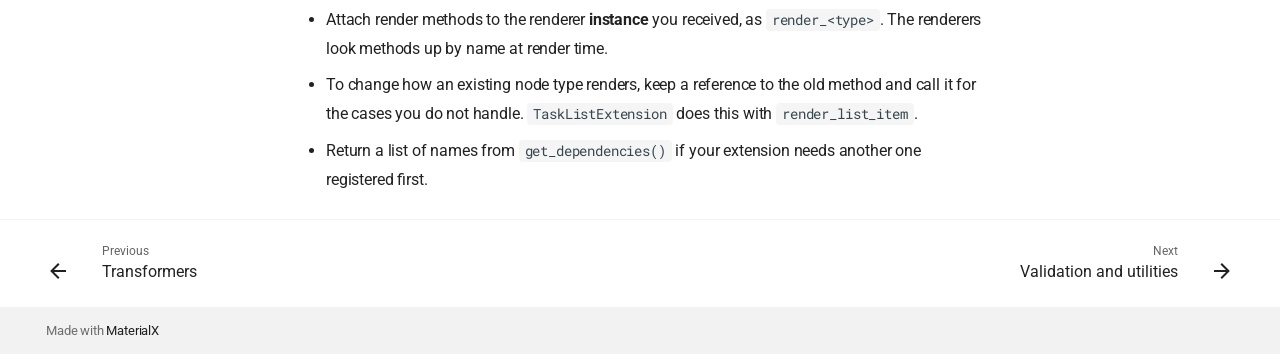
<file: docs/extensions/index.html>
<!doctype html>
<html lang="en" class="no-js">
  <head>
    
      <meta charset="utf-8">
      <meta name="viewport" content="width=device-width,initial-scale=1">
      
        <meta name="description" content="A Python package for converting Markdown to AST and back to Markdown">
      
      
      
        <link rel="canonical" href="https://vexy.dev/vexy-marktripy/extensions/">
      
      
        <link rel="prev" href="../transformers/">
      
      
        <link rel="next" href="../validation/">
      
      
        
      
      
      
      
        
        
        
          <link rel="icon" href="../assets/images/favicon.png">
        
      
      <meta name="generator" content="mkdocs-ProperDocs 1.6.7, mkdocs-materialx-10.1.8">
    
    
      
        <title>Extensions - vexy-marktripy</title>
      
    
    
      <link rel="stylesheet" href="../assets/stylesheets/main.314bbef5.min.css">
      
        
        <link rel="stylesheet" href="../assets/stylesheets/palette.a45159b5.min.css">
      
    
    

    

    
      
    
    
      
        
        
        <link rel="preconnect" href="https://fonts.gstatic.com" crossorigin>
        <link rel="stylesheet" href="https://fonts.googleapis.com/css?family=Roboto:300,300i,400,400i,700,700i%7CRoboto+Mono:400,400i,700,700i&display=fallback">
        <style>:root{--md-text-font:"Roboto";--md-code-font:"Roboto Mono"}</style>
      
    
    
    <script>__md_scope=new URL("..",location),__md_hash=e=>[...e].reduce(((e,_)=>(e<<5)-e+_.charCodeAt(0)),0),__md_get=(e,_=localStorage,t=__md_scope)=>JSON.parse(_.getItem(t.pathname+"."+e)),__md_set=(e,_,t=localStorage,a=__md_scope)=>{try{t.setItem(a.pathname+"."+e,JSON.stringify(_))}catch(e){}}</script>
    
      

    
    
  </head>
  
  
  
  
    
    
      
    
    
    
    
    <body dir="ltr" data-md-color-scheme="default" data-md-color-primary="indigo" data-md-color-accent="indigo" data-mx-topbar="glass">
  
    
    <input class="md-toggle" data-md-toggle="drawer" type="checkbox" id="__drawer" autocomplete="off">
    <input class="md-toggle" data-md-toggle="toc" type="checkbox" id="__toc" autocomplete="off">
    <input class="md-toggle" data-md-toggle="search" type="checkbox" id="__search" autocomplete="off">
    <label class="md-overlay" for="__drawer"></label>
    <label class="md-overlay" for="__toc"></label>
    <div data-md-component="skip">
      
        
        <a href="#extensions" class="md-skip">
          Skip to content
        </a>
      
    </div>
    <div data-md-component="announce">
      
    </div>
    
    
      

  

<header class="md-header md-header--shadow" data-md-component="header">
  <nav class="md-header__inner md-grid" aria-label="Header">
    <a href=".." title="vexy-marktripy" class="md-header__button md-logo" aria-label="vexy-marktripy" data-md-component="logo">
      
  
  <svg xmlns="http://www.w3.org/2000/svg" viewBox="0 0 24 24"><path d="M12 8a3 3 0 0 0 3-3 3 3 0 0 0-3-3 3 3 0 0 0-3 3 3 3 0 0 0 3 3m0 3.54C9.64 9.35 6.5 8 3 8v11c3.5 0 6.64 1.35 9 3.54 2.36-2.19 5.5-3.54 9-3.54V8c-3.5 0-6.64 1.35-9 3.54"/></svg>

    </a>
    <label class="md-header__button md-icon" for="__drawer">
      
      <svg xmlns="http://www.w3.org/2000/svg" viewBox="0 0 24 24"><path d="M3 6h18v2H3zm0 5h18v2H3zm0 5h18v2H3z"/></svg>
    </label>
    <div class="md-header__title" data-md-component="header-title">
      <div class="md-header__ellipsis">
        <div class="md-header__topic">
          <span class="md-ellipsis">
            vexy-marktripy
          </span>
        </div>
        <div class="md-header__topic" data-md-component="header-topic">
          <span class="md-ellipsis">
            
              Extensions
            
          </span>
        </div>
      </div>
    </div>
    
      
        <form class="md-header__option" data-md-component="palette">
  
    
    
    
    <input class="md-option" data-md-color-media="" data-md-color-scheme="default" data-md-color-primary="indigo" data-md-color-accent="indigo"  aria-label="Switch to dark mode"  type="radio" name="__palette" id="__palette_0">
    
      <label class="md-header__button md-icon" title="Switch to dark mode" for="__palette_1" hidden>
        <svg xmlns="http://www.w3.org/2000/svg" viewBox="0 0 24 24"><path d="M12 8a4 4 0 0 0-4 4 4 4 0 0 0 4 4 4 4 0 0 0 4-4 4 4 0 0 0-4-4m0 10a6 6 0 0 1-6-6 6 6 0 0 1 6-6 6 6 0 0 1 6 6 6 6 0 0 1-6 6m8-9.31V4h-4.69L12 .69 8.69 4H4v4.69L.69 12 4 15.31V20h4.69L12 23.31 15.31 20H20v-4.69L23.31 12z"/></svg>
      </label>
    
  
    
    
    
    <input class="md-option" data-md-color-media="" data-md-color-scheme="slate" data-md-color-primary="indigo" data-md-color-accent="indigo"  aria-label="Switch to light mode"  type="radio" name="__palette" id="__palette_1">
    
      <label class="md-header__button md-icon" title="Switch to light mode" for="__palette_0" hidden>
        <svg xmlns="http://www.w3.org/2000/svg" viewBox="0 0 24 24"><path d="M12 18c-.89 0-1.74-.2-2.5-.55C11.56 16.5 13 14.42 13 12s-1.44-4.5-3.5-5.45C10.26 6.2 11.11 6 12 6a6 6 0 0 1 6 6 6 6 0 0 1-6 6m8-9.31V4h-4.69L12 .69 8.69 4H4v4.69L.69 12 4 15.31V20h4.69L12 23.31 15.31 20H20v-4.69L23.31 12z"/></svg>
      </label>
    
  
</form>
      
    
    
      <script>var palette=__md_get("__palette");if(palette&&palette.color){if("(prefers-color-scheme)"===palette.color.media){var media=matchMedia("(prefers-color-scheme: light)"),input=document.querySelector(media.matches?"[data-md-color-media='(prefers-color-scheme: light)']":"[data-md-color-media='(prefers-color-scheme: dark)']");palette.color.media=input.getAttribute("data-md-color-media"),palette.color.scheme=input.getAttribute("data-md-color-scheme"),palette.color.primary=input.getAttribute("data-md-color-primary"),palette.color.accent=input.getAttribute("data-md-color-accent")}for(var[key,value]of Object.entries(palette.color))document.body.setAttribute("data-md-color-"+key,value)}</script>
    
    
    
      
      
        <label class="md-header__button md-icon" for="__search">
          
          <svg xmlns="http://www.w3.org/2000/svg" viewBox="0 0 24 24"><path d="M10.25 2a8.25 8.25 0 0 1 6.34 13.53l5.69 5.69a.749.749 0 0 1-.326 1.275.75.75 0 0 1-.734-.215l-5.69-5.69A8.25 8.25 0 1 1 10.25 2M3.5 10.25a6.75 6.75 0 1 0 13.5 0 6.75 6.75 0 0 0-13.5 0"/></svg>
        </label>
        <div class="md-search" data-md-component="search" role="dialog">
  <label class="md-search__overlay" for="__search"></label>
  <div class="md-search__inner" role="search">
    <form class="md-search__form" name="search">
      <input type="text" class="md-search__input" name="query" aria-label="Search" placeholder="Search" autocapitalize="off" autocorrect="off" autocomplete="off" spellcheck="false" data-md-component="search-query" required>
      <label class="md-search__icon md-icon" for="__search">
        
        <svg xmlns="http://www.w3.org/2000/svg" viewBox="0 0 24 24"><path d="M10.25 2a8.25 8.25 0 0 1 6.34 13.53l5.69 5.69a.749.749 0 0 1-.326 1.275.75.75 0 0 1-.734-.215l-5.69-5.69A8.25 8.25 0 1 1 10.25 2M3.5 10.25a6.75 6.75 0 1 0 13.5 0 6.75 6.75 0 0 0-13.5 0"/></svg>
        
        <svg xmlns="http://www.w3.org/2000/svg" viewBox="0 0 24 24"><path d="M20 11v2H8l5.5 5.5-1.42 1.42L4.16 12l7.92-7.92L13.5 5.5 8 11z"/></svg>
      </label>
      <nav class="md-search__options" aria-label="Search">
        
        <button type="reset" class="md-search__icon md-icon" title="Clear" aria-label="Clear" tabindex="-1">
          
          <svg xmlns="http://www.w3.org/2000/svg" viewBox="0 0 24 24"><path d="M19 6.41 17.59 5 12 10.59 6.41 5 5 6.41 10.59 12 5 17.59 6.41 19 12 13.41 17.59 19 19 17.59 13.41 12z"/></svg>
        </button>
      </nav>
      
    </form>
    <div class="md-search__output">
      <div class="md-search__scrollwrap" tabindex="0">
        <div class="md-search-result" data-md-component="search-result">
          <div class="md-search-result__meta">
            Initializing search
          </div>
          <ol class="md-search-result__list" role="presentation"></ol>
        </div>
      </div>
    </div>
  </div>
</div>
      
    
    
      <div class="md-header__source">
        <a href="https://github.com/vexyart/vexy-marktripy" title="Go to repository" class="md-source" data-md-component="source">
  <div class="md-source__icon md-icon">
    
    <svg xmlns="http://www.w3.org/2000/svg" viewBox="0 0 448 512"><!--! Font Awesome Free 7.1.0 by @fontawesome - https://fontawesome.com License - https://fontawesome.com/license/free (Icons: CC BY 4.0, Fonts: SIL OFL 1.1, Code: MIT License) Copyright 2025 Fonticons, Inc.--><path d="M439.6 236.1 244 40.5c-5.4-5.5-12.8-8.5-20.4-8.5s-15 3-20.4 8.4L162.5 81l51.5 51.5c27.1-9.1 52.7 16.8 43.4 43.7l49.7 49.7c34.2-11.8 61.2 31 35.5 56.7-26.5 26.5-70.2-2.9-56-37.3L240.3 199v121.9c25.3 12.5 22.3 41.8 9.1 55-6.4 6.4-15.2 10.1-24.3 10.1s-17.8-3.6-24.3-10.1c-17.6-17.6-11.1-46.9 11.2-56v-123c-20.8-8.5-24.6-30.7-18.6-45L142.6 101 8.5 235.1C3 240.6 0 247.9 0 255.5s3 15 8.5 20.4l195.6 195.7c5.4 5.4 12.7 8.4 20.4 8.4s15-3 20.4-8.4l194.7-194.7c5.4-5.4 8.4-12.8 8.4-20.4s-3-15-8.4-20.4"/></svg>
  </div>
  <div class="md-source__repository">
    vexyart/vexy-marktripy
  </div>
</a>
      </div>
    
  </nav>
  
</header>
    
    <div class="md-container" data-md-component="container">
      
      
        
          
        
      
      <main class="md-main" data-md-component="main">
        <div class="md-main__inner md-grid">
          
            
              
              <div class="md-sidebar md-sidebar--primary" data-md-component="sidebar" data-md-type="navigation" >
                <div class="md-sidebar__scrollwrap">
                  <div class="md-sidebar__inner">
                    



<nav class="md-nav md-nav--primary" aria-label="Navigation" data-md-level="0">
  <label class="md-nav__title" for="__drawer">
    <a href=".." title="vexy-marktripy" class="md-nav__button md-logo" aria-label="vexy-marktripy" data-md-component="logo">
      
  
  <svg xmlns="http://www.w3.org/2000/svg" viewBox="0 0 24 24"><path d="M12 8a3 3 0 0 0 3-3 3 3 0 0 0-3-3 3 3 0 0 0-3 3 3 3 0 0 0 3 3m0 3.54C9.64 9.35 6.5 8 3 8v11c3.5 0 6.64 1.35 9 3.54 2.36-2.19 5.5-3.54 9-3.54V8c-3.5 0-6.64 1.35-9 3.54"/></svg>

    </a>
    vexy-marktripy
  </label>
  
    <div class="md-nav__source">
      <a href="https://github.com/vexyart/vexy-marktripy" title="Go to repository" class="md-source" data-md-component="source">
  <div class="md-source__icon md-icon">
    
    <svg xmlns="http://www.w3.org/2000/svg" viewBox="0 0 448 512"><!--! Font Awesome Free 7.1.0 by @fontawesome - https://fontawesome.com License - https://fontawesome.com/license/free (Icons: CC BY 4.0, Fonts: SIL OFL 1.1, Code: MIT License) Copyright 2025 Fonticons, Inc.--><path d="M439.6 236.1 244 40.5c-5.4-5.5-12.8-8.5-20.4-8.5s-15 3-20.4 8.4L162.5 81l51.5 51.5c27.1-9.1 52.7 16.8 43.4 43.7l49.7 49.7c34.2-11.8 61.2 31 35.5 56.7-26.5 26.5-70.2-2.9-56-37.3L240.3 199v121.9c25.3 12.5 22.3 41.8 9.1 55-6.4 6.4-15.2 10.1-24.3 10.1s-17.8-3.6-24.3-10.1c-17.6-17.6-11.1-46.9 11.2-56v-123c-20.8-8.5-24.6-30.7-18.6-45L142.6 101 8.5 235.1C3 240.6 0 247.9 0 255.5s3 15 8.5 20.4l195.6 195.7c5.4 5.4 12.7 8.4 20.4 8.4s15-3 20.4-8.4l194.7-194.7c5.4-5.4 8.4-12.8 8.4-20.4s-3-15-8.4-20.4"/></svg>
  </div>
  <div class="md-source__repository">
    vexyart/vexy-marktripy
  </div>
</a>
    </div>
  
  <ul class="md-nav__list">
    
      
      
  
  
  
  
    <li class="md-nav__item">
      <a href=".." class="md-nav__link">
        
  
  
  <span class="md-ellipsis">
    
  
    Home
  

    
  </span>
  
  

      </a>
    </li>
  

    
      
      
  
  
  
  
    
    
    
    
      
        
        
      
    
    
    <li class="md-nav__item md-nav__item--section md-nav__item--nested">
      
        
        
        <input class="md-nav__toggle md-toggle " type="checkbox" id="__nav_2" >
        
          
          <label class="md-nav__link" for="__nav_2" id="__nav_2_label" tabindex="">
            
  
  
  <span class="md-ellipsis">
    
  
    Getting started
  

    
  </span>
  
  

            <span class="md-nav__icon md-icon"></span>
          </label>
        
        <nav class="md-nav" data-md-level="1" aria-labelledby="__nav_2_label" aria-expanded="false">
          <label class="md-nav__title" for="__nav_2">
            <span class="md-nav__icon md-icon"></span>
            
  
    Getting started
  

          </label>
          <ul class="md-nav__list">
            
              
                
  
  
  
  
    <li class="md-nav__item">
      <a href="../installation/" class="md-nav__link">
        
  
  
  <span class="md-ellipsis">
    
  
    Installation
  

    
  </span>
  
  

      </a>
    </li>
  

              
            
              
                
  
  
  
  
    <li class="md-nav__item">
      <a href="../quickstart/" class="md-nav__link">
        
  
  
  <span class="md-ellipsis">
    
  
    Quickstart
  

    
  </span>
  
  

      </a>
    </li>
  

              
            
          </ul>
        </nav>
      
    </li>
  

    
      
      
  
  
    
  
  
  
    
    
    
    
      
        
        
      
    
    
    <li class="md-nav__item md-nav__item--active md-nav__item--section md-nav__item--nested">
      
        
        
        <input class="md-nav__toggle md-toggle " type="checkbox" id="__nav_3" checked>
        
          
          <label class="md-nav__link" for="__nav_3" id="__nav_3_label" tabindex="">
            
  
  
  <span class="md-ellipsis">
    
  
    User guide
  

    
  </span>
  
  

            <span class="md-nav__icon md-icon"></span>
          </label>
        
        <nav class="md-nav" data-md-level="1" aria-labelledby="__nav_3_label" aria-expanded="true">
          <label class="md-nav__title" for="__nav_3">
            <span class="md-nav__icon md-icon"></span>
            
  
    User guide
  

          </label>
          <ul class="md-nav__list">
            
              
                
  
  
  
  
    <li class="md-nav__item">
      <a href="../ast/" class="md-nav__link">
        
  
  
  <span class="md-ellipsis">
    
  
    The AST
  

    
  </span>
  
  

      </a>
    </li>
  

              
            
              
                
  
  
  
  
    <li class="md-nav__item">
      <a href="../parsers/" class="md-nav__link">
        
  
  
  <span class="md-ellipsis">
    
  
    Parsers
  

    
  </span>
  
  

      </a>
    </li>
  

              
            
              
                
  
  
  
  
    <li class="md-nav__item">
      <a href="../renderers/" class="md-nav__link">
        
  
  
  <span class="md-ellipsis">
    
  
    Renderers
  

    
  </span>
  
  

      </a>
    </li>
  

              
            
              
                
  
  
  
  
    <li class="md-nav__item">
      <a href="../transformers/" class="md-nav__link">
        
  
  
  <span class="md-ellipsis">
    
  
    Transformers
  

    
  </span>
  
  

      </a>
    </li>
  

              
            
              
                
  
  
    
  
  
  
    <li class="md-nav__item md-nav__item--active">
      
      <input class="md-nav__toggle md-toggle" type="checkbox" id="__toc">
      
      
        
      
      
        <label class="md-nav__link md-nav__link--active" for="__toc">
          
  
  
  <span class="md-ellipsis">
    
  
    Extensions
  

    
  </span>
  
  

          <span class="md-nav__icon md-icon"></span>
        </label>
      
      <a href="./" class="md-nav__link md-nav__link--active">
        
  
  
  <span class="md-ellipsis">
    
  
    Extensions
  

    
  </span>
  
  

      </a>
      
        

<nav class="md-nav md-nav--secondary" aria-label="Table of contents">
  
  
  
    
  
  
    <label class="md-nav__title" for="__toc">
      <span class="md-nav__icon md-icon"></span>
      Table of contents
    </label>
    <ul class="md-nav__list" data-md-component="toc">
      
        <li class="md-nav__item">
  <a href="#use-extensions" class="md-nav__link">
    <span class="md-ellipsis">
      
        Use extensions
      
    </span>
  </a>
  
    <nav class="md-nav" aria-label="Use extensions">
      <ul class="md-nav__list">
        
          <li class="md-nav__item">
  <a href="#manager-methods" class="md-nav__link">
    <span class="md-ellipsis">
      
        Manager methods
      
    </span>
  </a>
  
</li>
        
      </ul>
    </nav>
  
</li>
      
        <li class="md-nav__item">
  <a href="#strikethrough" class="md-nav__link">
    <span class="md-ellipsis">
      
        Strikethrough
      
    </span>
  </a>
  
</li>
      
        <li class="md-nav__item">
  <a href="#task-lists" class="md-nav__link">
    <span class="md-ellipsis">
      
        Task lists
      
    </span>
  </a>
  
</li>
      
        <li class="md-nav__item">
  <a href="#keyboard-keys" class="md-nav__link">
    <span class="md-ellipsis">
      
        Keyboard keys
      
    </span>
  </a>
  
</li>
      
        <li class="md-nav__item">
  <a href="#gfm-bundle" class="md-nav__link">
    <span class="md-ellipsis">
      
        GFM bundle
      
    </span>
  </a>
  
</li>
      
        <li class="md-nav__item">
  <a href="#write-your-own-extension" class="md-nav__link">
    <span class="md-ellipsis">
      
        Write your own extension
      
    </span>
  </a>
  
</li>
      
    </ul>
  
</nav>
      
    </li>
  

              
            
              
                
  
  
  
  
    <li class="md-nav__item">
      <a href="../validation/" class="md-nav__link">
        
  
  
  <span class="md-ellipsis">
    
  
    Validation and utilities
  

    
  </span>
  
  

      </a>
    </li>
  

              
            
          </ul>
        </nav>
      
    </li>
  

    
      
      
  
  
  
  
    
    
    
    
      
        
        
      
    
    
    <li class="md-nav__item md-nav__item--section md-nav__item--nested">
      
        
        
        <input class="md-nav__toggle md-toggle " type="checkbox" id="__nav_4" >
        
          
          <label class="md-nav__link" for="__nav_4" id="__nav_4_label" tabindex="">
            
  
  
  <span class="md-ellipsis">
    
  
    Reference
  

    
  </span>
  
  

            <span class="md-nav__icon md-icon"></span>
          </label>
        
        <nav class="md-nav" data-md-level="1" aria-labelledby="__nav_4_label" aria-expanded="false">
          <label class="md-nav__title" for="__nav_4">
            <span class="md-nav__icon md-icon"></span>
            
  
    Reference
  

          </label>
          <ul class="md-nav__list">
            
              
                
  
  
  
  
    <li class="md-nav__item">
      <a href="../api/" class="md-nav__link">
        
  
  
  <span class="md-ellipsis">
    
  
    API reference
  

    
  </span>
  
  

      </a>
    </li>
  

              
            
              
                
  
  
  
  
    <li class="md-nav__item">
      <a href="../architecture/" class="md-nav__link">
        
  
  
  <span class="md-ellipsis">
    
  
    Architecture
  

    
  </span>
  
  

      </a>
    </li>
  

              
            
              
                
  
  
  
  
    <li class="md-nav__item">
      <a href="../limitations/" class="md-nav__link">
        
  
  
  <span class="md-ellipsis">
    
  
    Known limitations
  

    
  </span>
  
  

      </a>
    </li>
  

              
            
              
                
  
  
  
  
    <li class="md-nav__item">
      <a href="../contributing/" class="md-nav__link">
        
  
  
  <span class="md-ellipsis">
    
  
    Contributing
  

    
  </span>
  
  

      </a>
    </li>
  

              
            
          </ul>
        </nav>
      
    </li>
  

    
  </ul>
</nav>
                  </div>
                </div>
              </div>
            
            
              
              <div class="md-sidebar md-sidebar--secondary" data-md-component="sidebar" data-md-type="toc" >
                <div class="md-sidebar__scrollwrap">
                  <div class="md-sidebar__inner">
                    

<nav class="md-nav md-nav--secondary" aria-label="Table of contents">
  
  
  
    
  
  
    <label class="md-nav__title" for="__toc">
      <span class="md-nav__icon md-icon"></span>
      Table of contents
    </label>
    <ul class="md-nav__list" data-md-component="toc">
      
        <li class="md-nav__item">
  <a href="#use-extensions" class="md-nav__link">
    <span class="md-ellipsis">
      
        Use extensions
      
    </span>
  </a>
  
    <nav class="md-nav" aria-label="Use extensions">
      <ul class="md-nav__list">
        
          <li class="md-nav__item">
  <a href="#manager-methods" class="md-nav__link">
    <span class="md-ellipsis">
      
        Manager methods
      
    </span>
  </a>
  
</li>
        
      </ul>
    </nav>
  
</li>
      
        <li class="md-nav__item">
  <a href="#strikethrough" class="md-nav__link">
    <span class="md-ellipsis">
      
        Strikethrough
      
    </span>
  </a>
  
</li>
      
        <li class="md-nav__item">
  <a href="#task-lists" class="md-nav__link">
    <span class="md-ellipsis">
      
        Task lists
      
    </span>
  </a>
  
</li>
      
        <li class="md-nav__item">
  <a href="#keyboard-keys" class="md-nav__link">
    <span class="md-ellipsis">
      
        Keyboard keys
      
    </span>
  </a>
  
</li>
      
        <li class="md-nav__item">
  <a href="#gfm-bundle" class="md-nav__link">
    <span class="md-ellipsis">
      
        GFM bundle
      
    </span>
  </a>
  
</li>
      
        <li class="md-nav__item">
  <a href="#write-your-own-extension" class="md-nav__link">
    <span class="md-ellipsis">
      
        Write your own extension
      
    </span>
  </a>
  
</li>
      
    </ul>
  
</nav>
                  </div>
                </div>
              </div>
            
          
          
            <div class="md-content" data-md-component="content">
              
              <article class="md-content__inner md-typeset">
                
                  
  
  


<h1 id="extensions">Extensions<a class="headerlink" href="#extensions" title="Permanent link">&para;</a></h1>
<p>An extension bundles three optional pieces of behaviour for one feature:</p>
<ol>
<li>an <strong>AST transformation</strong> that runs after parsing (<code>transform_ast</code>),</li>
<li>a <strong>render method</strong> for HTML (<code>register_html_renderer</code>),</li>
<li>a <strong>render method</strong> for Markdown (<code>register_markdown_renderer</code>).</li>
</ol>
<p>The shipped extensions do all their work in these hooks. They do not add tokenizer rules: the <code>register_inline_rule</code> and <code>register_block_rule</code> hooks exist on the base class but the shipped extensions only log a message there.</p>
<table>
<thead>
<tr>
<th>Extension</th>
<th>Module</th>
<th>Name</th>
<th>Syntax</th>
</tr>
</thead>
<tbody>
<tr>
<td><code>StrikethroughExtension</code></td>
<td><code>marktripy.extensions.strikethrough</code></td>
<td><code>strikethrough</code></td>
<td><code>~~text~~</code></td>
</tr>
<tr>
<td><code>TaskListExtension</code></td>
<td><code>marktripy.extensions.tasklist</code></td>
<td><code>tasklist</code></td>
<td><code>- [ ] item</code>, <code>- [x] item</code></td>
</tr>
<tr>
<td><code>KbdExtension</code></td>
<td><code>marktripy.extensions.kbd</code></td>
<td><code>kbd</code></td>
<td><code>++key++</code></td>
</tr>
<tr>
<td><code>GFMExtension</code></td>
<td><code>marktripy.extensions.gfm</code></td>
<td><code>gfm</code></td>
<td>Strikethrough plus task lists</td>
</tr>
</tbody>
</table>
<h2 id="use-extensions">Use extensions<a class="headerlink" href="#use-extensions" title="Permanent link">&para;</a></h2>
<p><code>ExtensionManager</code> (in <code>marktripy.extensions.base</code>) holds a set of extensions and applies them in registration order.</p>
<p>Prerequisites: a parser and the renderers you plan to use.</p>
<ol>
<li>
<p>Create the parser. Use the <code>default</code> preset if you need strikethrough or tables:</p>
<div class="highlight"><pre><span></span><code><a id="__codelineno-0-1" name="__codelineno-0-1" href="#__codelineno-0-1"></a><span class="kn">from</span><span class="w"> </span><span class="nn">marktripy.core.parser</span><span class="w"> </span><span class="kn">import</span> <span class="n">ParserRegistry</span>
<a id="__codelineno-0-2" name="__codelineno-0-2" href="#__codelineno-0-2"></a><span class="kn">from</span><span class="w"> </span><span class="nn">marktripy.parsers</span><span class="w"> </span><span class="kn">import</span> <span class="n">markdown_it</span>
<a id="__codelineno-0-3" name="__codelineno-0-3" href="#__codelineno-0-3"></a>
<a id="__codelineno-0-4" name="__codelineno-0-4" href="#__codelineno-0-4"></a><span class="n">parser</span> <span class="o">=</span> <span class="n">ParserRegistry</span><span class="o">.</span><span class="n">create</span><span class="p">(</span><span class="s2">"markdown-it"</span><span class="p">,</span> <span class="p">{</span><span class="s2">"preset"</span><span class="p">:</span> <span class="s2">"default"</span><span class="p">})</span>
</code></pre></div>
</li>
<li>
<p>Register the extensions:</p>
<div class="highlight"><pre><span></span><code><a id="__codelineno-1-1" name="__codelineno-1-1" href="#__codelineno-1-1"></a><span class="kn">from</span><span class="w"> </span><span class="nn">marktripy.extensions.base</span><span class="w"> </span><span class="kn">import</span> <span class="n">ExtensionManager</span>
<a id="__codelineno-1-2" name="__codelineno-1-2" href="#__codelineno-1-2"></a><span class="kn">from</span><span class="w"> </span><span class="nn">marktripy.extensions.gfm</span><span class="w"> </span><span class="kn">import</span> <span class="n">GFMExtension</span>
<a id="__codelineno-1-3" name="__codelineno-1-3" href="#__codelineno-1-3"></a><span class="kn">from</span><span class="w"> </span><span class="nn">marktripy.extensions.kbd</span><span class="w"> </span><span class="kn">import</span> <span class="n">KbdExtension</span>
<a id="__codelineno-1-4" name="__codelineno-1-4" href="#__codelineno-1-4"></a>
<a id="__codelineno-1-5" name="__codelineno-1-5" href="#__codelineno-1-5"></a><span class="n">manager</span> <span class="o">=</span> <span class="n">ExtensionManager</span><span class="p">()</span>
<a id="__codelineno-1-6" name="__codelineno-1-6" href="#__codelineno-1-6"></a><span class="n">manager</span><span class="o">.</span><span class="n">register</span><span class="p">(</span><span class="n">GFMExtension</span><span class="p">())</span>
<a id="__codelineno-1-7" name="__codelineno-1-7" href="#__codelineno-1-7"></a><span class="n">manager</span><span class="o">.</span><span class="n">register</span><span class="p">(</span><span class="n">KbdExtension</span><span class="p">())</span>
</code></pre></div>
</li>
<li>
<p>Attach the render methods to each renderer instance. The second argument is <code>"html"</code> or <code>"markdown"</code>:</p>
<div class="highlight"><pre><span></span><code><a id="__codelineno-2-1" name="__codelineno-2-1" href="#__codelineno-2-1"></a><span class="kn">from</span><span class="w"> </span><span class="nn">marktripy.renderers.html</span><span class="w"> </span><span class="kn">import</span> <span class="n">HTMLRenderer</span>
<a id="__codelineno-2-2" name="__codelineno-2-2" href="#__codelineno-2-2"></a><span class="kn">from</span><span class="w"> </span><span class="nn">marktripy.renderers.markdown</span><span class="w"> </span><span class="kn">import</span> <span class="n">MarkdownRenderer</span>
<a id="__codelineno-2-3" name="__codelineno-2-3" href="#__codelineno-2-3"></a>
<a id="__codelineno-2-4" name="__codelineno-2-4" href="#__codelineno-2-4"></a><span class="n">html</span> <span class="o">=</span> <span class="n">HTMLRenderer</span><span class="p">()</span>
<a id="__codelineno-2-5" name="__codelineno-2-5" href="#__codelineno-2-5"></a><span class="n">md</span> <span class="o">=</span> <span class="n">MarkdownRenderer</span><span class="p">()</span>
<a id="__codelineno-2-6" name="__codelineno-2-6" href="#__codelineno-2-6"></a><span class="n">manager</span><span class="o">.</span><span class="n">apply_renderer_extensions</span><span class="p">(</span><span class="n">html</span><span class="p">,</span> <span class="s2">"html"</span><span class="p">)</span>
<a id="__codelineno-2-7" name="__codelineno-2-7" href="#__codelineno-2-7"></a><span class="n">manager</span><span class="o">.</span><span class="n">apply_renderer_extensions</span><span class="p">(</span><span class="n">md</span><span class="p">,</span> <span class="s2">"markdown"</span><span class="p">)</span>
</code></pre></div>
</li>
<li>
<p>Parse, then run the AST transformations, then render:</p>
<div class="highlight"><pre><span></span><code><a id="__codelineno-3-1" name="__codelineno-3-1" href="#__codelineno-3-1"></a><span class="n">doc</span> <span class="o">=</span> <span class="n">parser</span><span class="o">.</span><span class="n">parse</span><span class="p">(</span><span class="s2">"Press ++Enter++. ~~old~~ new.</span><span class="se">\n\n</span><span class="s2">- [ ] todo</span><span class="se">\n</span><span class="s2">- [x] done</span><span class="se">\n</span><span class="s2">"</span><span class="p">)</span>
<a id="__codelineno-3-2" name="__codelineno-3-2" href="#__codelineno-3-2"></a><span class="n">doc</span> <span class="o">=</span> <span class="n">manager</span><span class="o">.</span><span class="n">apply_ast_transformations</span><span class="p">(</span><span class="n">doc</span><span class="p">)</span>
<a id="__codelineno-3-3" name="__codelineno-3-3" href="#__codelineno-3-3"></a>
<a id="__codelineno-3-4" name="__codelineno-3-4" href="#__codelineno-3-4"></a><span class="nb">print</span><span class="p">(</span><span class="n">html</span><span class="o">.</span><span class="n">render</span><span class="p">(</span><span class="n">doc</span><span class="p">))</span>
<a id="__codelineno-3-5" name="__codelineno-3-5" href="#__codelineno-3-5"></a><span class="nb">print</span><span class="p">(</span><span class="n">md</span><span class="o">.</span><span class="n">render</span><span class="p">(</span><span class="n">doc</span><span class="p">))</span>
</code></pre></div>
</li>
</ol>
<p>The HTML output:</p>
<div class="highlight"><pre><span></span><code><a id="__codelineno-4-1" name="__codelineno-4-1" href="#__codelineno-4-1"></a><span class="p">&lt;</span><span class="nt">p</span><span class="p">&gt;</span>Press <span class="p">&lt;</span><span class="nt">kbd</span><span class="p">&gt;</span>Enter<span class="p">&lt;/</span><span class="nt">kbd</span><span class="p">&gt;</span>. <span class="p">&lt;</span><span class="nt">del</span><span class="p">&gt;</span>old<span class="p">&lt;/</span><span class="nt">del</span><span class="p">&gt;</span> new.<span class="p">&lt;/</span><span class="nt">p</span><span class="p">&gt;</span>
<a id="__codelineno-4-2" name="__codelineno-4-2" href="#__codelineno-4-2"></a><span class="p">&lt;</span><span class="nt">ul</span><span class="p">&gt;</span>
<a id="__codelineno-4-3" name="__codelineno-4-3" href="#__codelineno-4-3"></a><span class="p">&lt;</span><span class="nt">li</span><span class="p">&gt;&lt;</span><span class="nt">input</span> <span class="na">type</span><span class="o">=</span><span class="s">"checkbox"</span> <span class="na">disabled</span><span class="p">&gt;</span> todo<span class="p">&lt;/</span><span class="nt">li</span><span class="p">&gt;&lt;</span><span class="nt">li</span><span class="p">&gt;&lt;</span><span class="nt">input</span> <span class="na">type</span><span class="o">=</span><span class="s">"checkbox"</span> <span class="na">disabled</span> <span class="na">checked</span><span class="p">&gt;</span> done<span class="p">&lt;/</span><span class="nt">li</span><span class="p">&gt;&lt;/</span><span class="nt">ul</span><span class="p">&gt;</span>
</code></pre></div>
<p>The Markdown output round-trips the extension syntax:</p>
<div class="highlight"><pre><span></span><code><a id="__codelineno-5-1" name="__codelineno-5-1" href="#__codelineno-5-1"></a>Press ++Enter++. <span class="gd">~~old~~</span> new.
<a id="__codelineno-5-2" name="__codelineno-5-2" href="#__codelineno-5-2"></a>
<a id="__codelineno-5-3" name="__codelineno-5-3" href="#__codelineno-5-3"></a><span class="k">- [ ]</span> todo
<a id="__codelineno-5-4" name="__codelineno-5-4" href="#__codelineno-5-4"></a><span class="k">- [x]</span> done
</code></pre></div>
<p>If you skip step 3, the renderer has no method for the new node types: <code>HTMLRenderer</code> writes <code>&lt;!-- Unknown node type: keyboard_key --&gt;</code> and <code>MarkdownRenderer</code> drops the node. If you skip step 4, the <code>++key++</code> text and the <code>[ ]</code> prefixes stay as plain text.</p>
<h3 id="manager-methods">Manager methods<a class="headerlink" href="#manager-methods" title="Permanent link">&para;</a></h3>
<table>
<thead>
<tr>
<th>Method</th>
<th>What it does</th>
</tr>
</thead>
<tbody>
<tr>
<td><code>register(extension)</code></td>
<td>Adds the extension and calls its <code>setup()</code>. Raises <code>ValueError</code> if the name is taken or a dependency from <code>get_dependencies()</code> is not registered yet.</td>
</tr>
<tr>
<td><code>unregister(name)</code></td>
<td>Calls <code>teardown()</code> and removes the extension. Raises <code>KeyError</code> if unknown, <code>ValueError</code> if another extension depends on it.</td>
</tr>
<tr>
<td><code>get(name)</code></td>
<td>Returns the registered extension. Raises <code>KeyError</code> if unknown.</td>
</tr>
<tr>
<td><code>list_extensions()</code></td>
<td>Returns the names in load order.</td>
</tr>
<tr>
<td><code>apply_parser_extensions(parser)</code></td>
<td>Calls <code>register_inline_rule</code> and <code>register_block_rule</code> on every extension.</td>
</tr>
<tr>
<td><code>apply_ast_transformations(ast)</code></td>
<td>Calls <code>transform_ast</code> on every extension, feeding each result to the next, and returns the final tree.</td>
</tr>
<tr>
<td><code>apply_renderer_extensions(renderer, format="html")</code></td>
<td>Calls <code>register_html_renderer</code> or <code>register_markdown_renderer</code> on every extension.</td>
</tr>
</tbody>
</table>
<h2 id="strikethrough">Strikethrough<a class="headerlink" href="#strikethrough" title="Permanent link">&para;</a></h2>
<p>The <code>markdown-it</code> adapter turns <code>~~text~~</code> into a generic node of type <code>strikethrough</code> when the preset supports it (<code>default</code>, not <code>commonmark</code>). <code>StrikethroughExtension.transform_ast</code> replaces each generic node with a <code>Strikethrough</code> instance (same type string, same children). The render methods output <code>&lt;del&gt;…&lt;/del&gt;</code> and <code>~~…~~</code>.</p>
<h2 id="task-lists">Task lists<a class="headerlink" href="#task-lists" title="Permanent link">&para;</a></h2>
<p><code>TaskListExtension.transform_ast</code> looks at the first text of each list item. If it matches <code>[ ]</code>, <code>[x]</code> or <code>[X]</code> followed by whitespace, the extension:</p>
<ul>
<li>sets <code>attrs["task"] = True</code> and <code>attrs["checked"]</code> to <code>True</code> or <code>False</code>,</li>
<li>removes the <code>[ ]</code> / <code>[x]</code> prefix from the text.</li>
</ul>
<p>The HTML method writes <code>&lt;li&gt;&lt;input type="checkbox" disabled&gt; …&lt;/li&gt;</code> (adding <code>checked</code> for done items). The Markdown method writes <code>[ ] …</code> or <code>[x] …</code> after the list marker. Items without the prefix are rendered by the renderer's original <code>render_list_item</code>.</p>
<p>You do not need the <code>tasklists</code> parser plugin for this; the extension works on the plain list text.</p>
<h2 id="keyboard-keys">Keyboard keys<a class="headerlink" href="#keyboard-keys" title="Permanent link">&para;</a></h2>
<p><code>KbdExtension.transform_ast</code> searches every <code>text</code> node for the pattern <code>++…++</code> and splits the node into text and <code>KeyboardKey</code> nodes (type <code>keyboard_key</code>). The key text is in <code>node.key</code>.</p>
<p>HTML output is <code>&lt;kbd&gt;key&lt;/kbd&gt;</code>. Markdown output is <code>++key++</code>.</p>
<p>The pattern does not allow <code>+</code> inside the key, so <code>++Ctrl+C++</code> is left as text. Write key combinations as separate keys: <code>++Ctrl++ + ++C++</code> gives <code>&lt;kbd&gt;Ctrl&lt;/kbd&gt; + &lt;kbd&gt;C&lt;/kbd&gt;</code>.</p>
<h2 id="gfm-bundle">GFM bundle<a class="headerlink" href="#gfm-bundle" title="Permanent link">&para;</a></h2>
<p><code>GFMExtension</code> creates a <code>StrikethroughExtension</code> and a <code>TaskListExtension</code> internally and forwards every hook to both. Register it instead of the two separate extensions; registering both would apply them twice. Tables are not part of the bundle because the parser handles them (with the <code>default</code> preset).</p>
<h2 id="write-your-own-extension">Write your own extension<a class="headerlink" href="#write-your-own-extension" title="Permanent link">&para;</a></h2>
<p>Subclass <code>Extension</code>, implement <code>get_name()</code> and <code>get_description()</code>, and override the hooks you need. This extension turns <code>==text==</code> inside text nodes into a <code>mark</code> node:</p>
<div class="highlight"><pre><span></span><code><a id="__codelineno-6-1" name="__codelineno-6-1" href="#__codelineno-6-1"></a><span class="kn">import</span><span class="w"> </span><span class="nn">re</span>
<a id="__codelineno-6-2" name="__codelineno-6-2" href="#__codelineno-6-2"></a>
<a id="__codelineno-6-3" name="__codelineno-6-3" href="#__codelineno-6-3"></a><span class="kn">from</span><span class="w"> </span><span class="nn">marktripy.core.ast</span><span class="w"> </span><span class="kn">import</span> <span class="n">ASTNode</span><span class="p">,</span> <span class="n">Text</span>
<a id="__codelineno-6-4" name="__codelineno-6-4" href="#__codelineno-6-4"></a><span class="kn">from</span><span class="w"> </span><span class="nn">marktripy.extensions.base</span><span class="w"> </span><span class="kn">import</span> <span class="n">Extension</span>
<a id="__codelineno-6-5" name="__codelineno-6-5" href="#__codelineno-6-5"></a>
<a id="__codelineno-6-6" name="__codelineno-6-6" href="#__codelineno-6-6"></a><span class="n">PATTERN</span> <span class="o">=</span> <span class="n">re</span><span class="o">.</span><span class="n">compile</span><span class="p">(</span><span class="sa">r</span><span class="s2">"==([^=]+)=="</span><span class="p">)</span>
<a id="__codelineno-6-7" name="__codelineno-6-7" href="#__codelineno-6-7"></a>
<a id="__codelineno-6-8" name="__codelineno-6-8" href="#__codelineno-6-8"></a>
<a id="__codelineno-6-9" name="__codelineno-6-9" href="#__codelineno-6-9"></a><span class="k">class</span><span class="w"> </span><span class="nc">MarkExtension</span><span class="p">(</span><span class="n">Extension</span><span class="p">):</span>
<a id="__codelineno-6-10" name="__codelineno-6-10" href="#__codelineno-6-10"></a>    <span class="k">def</span><span class="w"> </span><span class="nf">get_name</span><span class="p">(</span><span class="bp">self</span><span class="p">)</span> <span class="o">-&gt;</span> <span class="nb">str</span><span class="p">:</span>
<a id="__codelineno-6-11" name="__codelineno-6-11" href="#__codelineno-6-11"></a>        <span class="k">return</span> <span class="s2">"mark"</span>
<a id="__codelineno-6-12" name="__codelineno-6-12" href="#__codelineno-6-12"></a>
<a id="__codelineno-6-13" name="__codelineno-6-13" href="#__codelineno-6-13"></a>    <span class="k">def</span><span class="w"> </span><span class="nf">get_description</span><span class="p">(</span><span class="bp">self</span><span class="p">)</span> <span class="o">-&gt;</span> <span class="nb">str</span><span class="p">:</span>
<a id="__codelineno-6-14" name="__codelineno-6-14" href="#__codelineno-6-14"></a>        <span class="k">return</span> <span class="s2">"Highlight text written as ==text=="</span>
<a id="__codelineno-6-15" name="__codelineno-6-15" href="#__codelineno-6-15"></a>
<a id="__codelineno-6-16" name="__codelineno-6-16" href="#__codelineno-6-16"></a>    <span class="k">def</span><span class="w"> </span><span class="nf">transform_ast</span><span class="p">(</span><span class="bp">self</span><span class="p">,</span> <span class="n">ast</span><span class="p">:</span> <span class="n">ASTNode</span><span class="p">)</span> <span class="o">-&gt;</span> <span class="n">ASTNode</span><span class="p">:</span>
<a id="__codelineno-6-17" name="__codelineno-6-17" href="#__codelineno-6-17"></a>        <span class="k">for</span> <span class="n">node</span> <span class="ow">in</span> <span class="n">ast</span><span class="o">.</span><span class="n">walk</span><span class="p">():</span>
<a id="__codelineno-6-18" name="__codelineno-6-18" href="#__codelineno-6-18"></a>            <span class="n">new_children</span> <span class="o">=</span> <span class="p">[]</span>
<a id="__codelineno-6-19" name="__codelineno-6-19" href="#__codelineno-6-19"></a>            <span class="k">for</span> <span class="n">child</span> <span class="ow">in</span> <span class="n">node</span><span class="o">.</span><span class="n">children</span><span class="p">:</span>
<a id="__codelineno-6-20" name="__codelineno-6-20" href="#__codelineno-6-20"></a>                <span class="k">if</span> <span class="nb">isinstance</span><span class="p">(</span><span class="n">child</span><span class="p">,</span> <span class="n">Text</span><span class="p">)</span> <span class="ow">and</span> <span class="n">child</span><span class="o">.</span><span class="n">content</span> <span class="ow">and</span> <span class="n">PATTERN</span><span class="o">.</span><span class="n">search</span><span class="p">(</span><span class="n">child</span><span class="o">.</span><span class="n">content</span><span class="p">):</span>
<a id="__codelineno-6-21" name="__codelineno-6-21" href="#__codelineno-6-21"></a>                    <span class="n">pos</span> <span class="o">=</span> <span class="mi">0</span>
<a id="__codelineno-6-22" name="__codelineno-6-22" href="#__codelineno-6-22"></a>                    <span class="k">for</span> <span class="n">m</span> <span class="ow">in</span> <span class="n">PATTERN</span><span class="o">.</span><span class="n">finditer</span><span class="p">(</span><span class="n">child</span><span class="o">.</span><span class="n">content</span><span class="p">):</span>
<a id="__codelineno-6-23" name="__codelineno-6-23" href="#__codelineno-6-23"></a>                        <span class="k">if</span> <span class="n">m</span><span class="o">.</span><span class="n">start</span><span class="p">()</span> <span class="o">&gt;</span> <span class="n">pos</span><span class="p">:</span>
<a id="__codelineno-6-24" name="__codelineno-6-24" href="#__codelineno-6-24"></a>                            <span class="n">new_children</span><span class="o">.</span><span class="n">append</span><span class="p">(</span><span class="n">Text</span><span class="p">(</span><span class="n">child</span><span class="o">.</span><span class="n">content</span><span class="p">[</span><span class="n">pos</span><span class="p">:</span><span class="n">m</span><span class="o">.</span><span class="n">start</span><span class="p">()]))</span>
<a id="__codelineno-6-25" name="__codelineno-6-25" href="#__codelineno-6-25"></a>                        <span class="n">new_children</span><span class="o">.</span><span class="n">append</span><span class="p">(</span><span class="n">ASTNode</span><span class="p">(</span><span class="nb">type</span><span class="o">=</span><span class="s2">"mark"</span><span class="p">,</span> <span class="n">children</span><span class="o">=</span><span class="p">[</span><span class="n">Text</span><span class="p">(</span><span class="n">m</span><span class="o">.</span><span class="n">group</span><span class="p">(</span><span class="mi">1</span><span class="p">))]))</span>
<a id="__codelineno-6-26" name="__codelineno-6-26" href="#__codelineno-6-26"></a>                        <span class="n">pos</span> <span class="o">=</span> <span class="n">m</span><span class="o">.</span><span class="n">end</span><span class="p">()</span>
<a id="__codelineno-6-27" name="__codelineno-6-27" href="#__codelineno-6-27"></a>                    <span class="k">if</span> <span class="n">pos</span> <span class="o">&lt;</span> <span class="nb">len</span><span class="p">(</span><span class="n">child</span><span class="o">.</span><span class="n">content</span><span class="p">):</span>
<a id="__codelineno-6-28" name="__codelineno-6-28" href="#__codelineno-6-28"></a>                        <span class="n">new_children</span><span class="o">.</span><span class="n">append</span><span class="p">(</span><span class="n">Text</span><span class="p">(</span><span class="n">child</span><span class="o">.</span><span class="n">content</span><span class="p">[</span><span class="n">pos</span><span class="p">:]))</span>
<a id="__codelineno-6-29" name="__codelineno-6-29" href="#__codelineno-6-29"></a>                <span class="k">else</span><span class="p">:</span>
<a id="__codelineno-6-30" name="__codelineno-6-30" href="#__codelineno-6-30"></a>                    <span class="n">new_children</span><span class="o">.</span><span class="n">append</span><span class="p">(</span><span class="n">child</span><span class="p">)</span>
<a id="__codelineno-6-31" name="__codelineno-6-31" href="#__codelineno-6-31"></a>            <span class="n">node</span><span class="o">.</span><span class="n">children</span> <span class="o">=</span> <span class="n">new_children</span>
<a id="__codelineno-6-32" name="__codelineno-6-32" href="#__codelineno-6-32"></a>        <span class="k">return</span> <span class="n">ast</span>
<a id="__codelineno-6-33" name="__codelineno-6-33" href="#__codelineno-6-33"></a>
<a id="__codelineno-6-34" name="__codelineno-6-34" href="#__codelineno-6-34"></a>    <span class="k">def</span><span class="w"> </span><span class="nf">register_html_renderer</span><span class="p">(</span><span class="bp">self</span><span class="p">,</span> <span class="n">renderer</span><span class="p">)</span> <span class="o">-&gt;</span> <span class="kc">None</span><span class="p">:</span>
<a id="__codelineno-6-35" name="__codelineno-6-35" href="#__codelineno-6-35"></a>        <span class="n">renderer</span><span class="o">.</span><span class="n">render_mark</span> <span class="o">=</span> <span class="k">lambda</span> <span class="n">node</span><span class="p">:</span> <span class="sa">f</span><span class="s2">"&lt;mark&gt;</span><span class="si">{</span><span class="n">renderer</span><span class="o">.</span><span class="n">render_children</span><span class="p">(</span><span class="n">node</span><span class="p">)</span><span class="si">}</span><span class="s2">&lt;/mark&gt;"</span>
<a id="__codelineno-6-36" name="__codelineno-6-36" href="#__codelineno-6-36"></a>
<a id="__codelineno-6-37" name="__codelineno-6-37" href="#__codelineno-6-37"></a>    <span class="k">def</span><span class="w"> </span><span class="nf">register_markdown_renderer</span><span class="p">(</span><span class="bp">self</span><span class="p">,</span> <span class="n">renderer</span><span class="p">)</span> <span class="o">-&gt;</span> <span class="kc">None</span><span class="p">:</span>
<a id="__codelineno-6-38" name="__codelineno-6-38" href="#__codelineno-6-38"></a>        <span class="n">renderer</span><span class="o">.</span><span class="n">render_mark</span> <span class="o">=</span> <span class="k">lambda</span> <span class="n">node</span><span class="p">:</span> <span class="sa">f</span><span class="s2">"==</span><span class="si">{</span><span class="n">renderer</span><span class="o">.</span><span class="n">render_children</span><span class="p">(</span><span class="n">node</span><span class="p">)</span><span class="si">}</span><span class="s2">=="</span>
</code></pre></div>
<p>Points to follow:</p>
<ul>
<li>Attach render methods to the renderer <strong>instance</strong> you received, as <code>render_&lt;type&gt;</code>. The renderers look methods up by name at render time.</li>
<li>To change how an existing node type renders, keep a reference to the old method and call it for the cases you do not handle. <code>TaskListExtension</code> does this with <code>render_list_item</code>.</li>
<li>Return a list of names from <code>get_dependencies()</code> if your extension needs another one registered first.</li>
</ul>












                
              </article>
            </div>
          
          
<script>var target=document.getElementById(location.hash.slice(1));target&&target.name&&(target.checked=target.name.startsWith("__tabbed_"))</script>
        </div>
          <div class="md-top" data-md-component="top" hidden>
  <div class="md-top__center">
    <button type="button" class="md-top__button md-top__button--main" data-md-action="top">
      
      <svg xmlns="http://www.w3.org/2000/svg" viewBox="0 0 24 24"><path d="M13 20h-2V8l-5.5 5.5-1.42-1.42L12 4.16l7.92 7.92-1.42 1.42L13 8z"/></svg>
      <span>Back to top</span>
    </button>
    
      
      
      <label class="md-top__button md-top__side md-top__side--nav" for="__drawer" >
        <svg xmlns="http://www.w3.org/2000/svg" fill="none" stroke="currentColor" stroke-linecap="round" stroke-linejoin="round" stroke-width="2" class="lucide lucide-panel-left" viewBox="0 0 24 24"><rect width="18" height="18" x="3" y="3" rx="2"/><path d="M9 3v18"/></svg>
      </label>
    
    
      
      
      <label class="md-top__button md-top__side md-top__side--toc" for="__toc" >
        <svg xmlns="http://www.w3.org/2000/svg" fill="none" stroke="currentColor" stroke-linecap="round" stroke-linejoin="round" stroke-width="2" class="lucide lucide-panel-right" viewBox="0 0 24 24"><rect width="18" height="18" x="3" y="3" rx="2"/><path d="M15 3v18"/></svg>
      </label>
    
  </div>
</div>
      </main>
      
        <footer class="md-footer">
  
    
      
      <nav class="md-footer__inner md-grid" aria-label="Footer" >
        
          
          <a href="../transformers/" class="md-footer__link md-footer__link--prev" aria-label="Previous: Transformers">
            <div class="md-footer__button md-icon">
              
              <svg xmlns="http://www.w3.org/2000/svg" viewBox="0 0 24 24"><path d="M20 11v2H8l5.5 5.5-1.42 1.42L4.16 12l7.92-7.92L13.5 5.5 8 11z"/></svg>
            </div>
            <div class="md-footer__title">
              <span class="md-footer__direction">
                Previous
              </span>
              <div class="md-ellipsis">
                Transformers
              </div>
            </div>
          </a>
        
        
          
          <a href="../validation/" class="md-footer__link md-footer__link--next" aria-label="Next: Validation and utilities">
            <div class="md-footer__title">
              <span class="md-footer__direction">
                Next
              </span>
              <div class="md-ellipsis">
                Validation and utilities
              </div>
            </div>
            <div class="md-footer__button md-icon">
              
              <svg xmlns="http://www.w3.org/2000/svg" viewBox="0 0 24 24"><path d="M4 11v2h12l-5.5 5.5 1.42 1.42L19.84 12l-7.92-7.92L10.5 5.5 16 11z"/></svg>
            </div>
          </a>
        
      </nav>
    
  
  <div class="md-footer-meta md-typeset">
    <div class="md-footer-meta__inner md-grid">
      <div class="md-copyright">
  
  
    Made with
    <a href="https://jaywhj.github.io/mkdocs-materialx/" target="_blank" rel="noopener">
      MaterialX
    </a>
  
</div>
      
    </div>
  </div>
</footer>
      
    </div>
    <div class="md-dialog" data-md-component="dialog">
      <div class="md-dialog__inner md-typeset"></div>
    </div>
    
    
    
      
      
      <script id="__config" type="application/json">{"annotate": null, "base": "..", "code": null, "features": ["navigation.sections", "navigation.top", "navigation.footer", "toc.follow", "search.highlight", "content.code.copy", "content.code.annotate"], "search": "../assets/javascripts/workers/search.2c215733.min.js", "tags": null, "translations": {"clipboard.copied": "Copied to clipboard", "clipboard.copy": "Copy to clipboard", "code.collapse": "Collapse", "code.download": "Download", "code.expand": "Expand remaining # lines", "code.select": "Toggle line selection", "search.result.more.one": "1 more on this page", "search.result.more.other": "# more on this page", "search.result.none": "No matching documents", "search.result.one": "1 matching document", "search.result.other": "# matching documents", "search.result.placeholder": "Type to start searching", "search.result.term.missing": "Missing", "select.version": "Select version"}, "version": null}</script>
    
    
      <script src="../assets/javascripts/bundle.fc193f93.min.js"></script>
      
    
  </body>
</html>
</file>
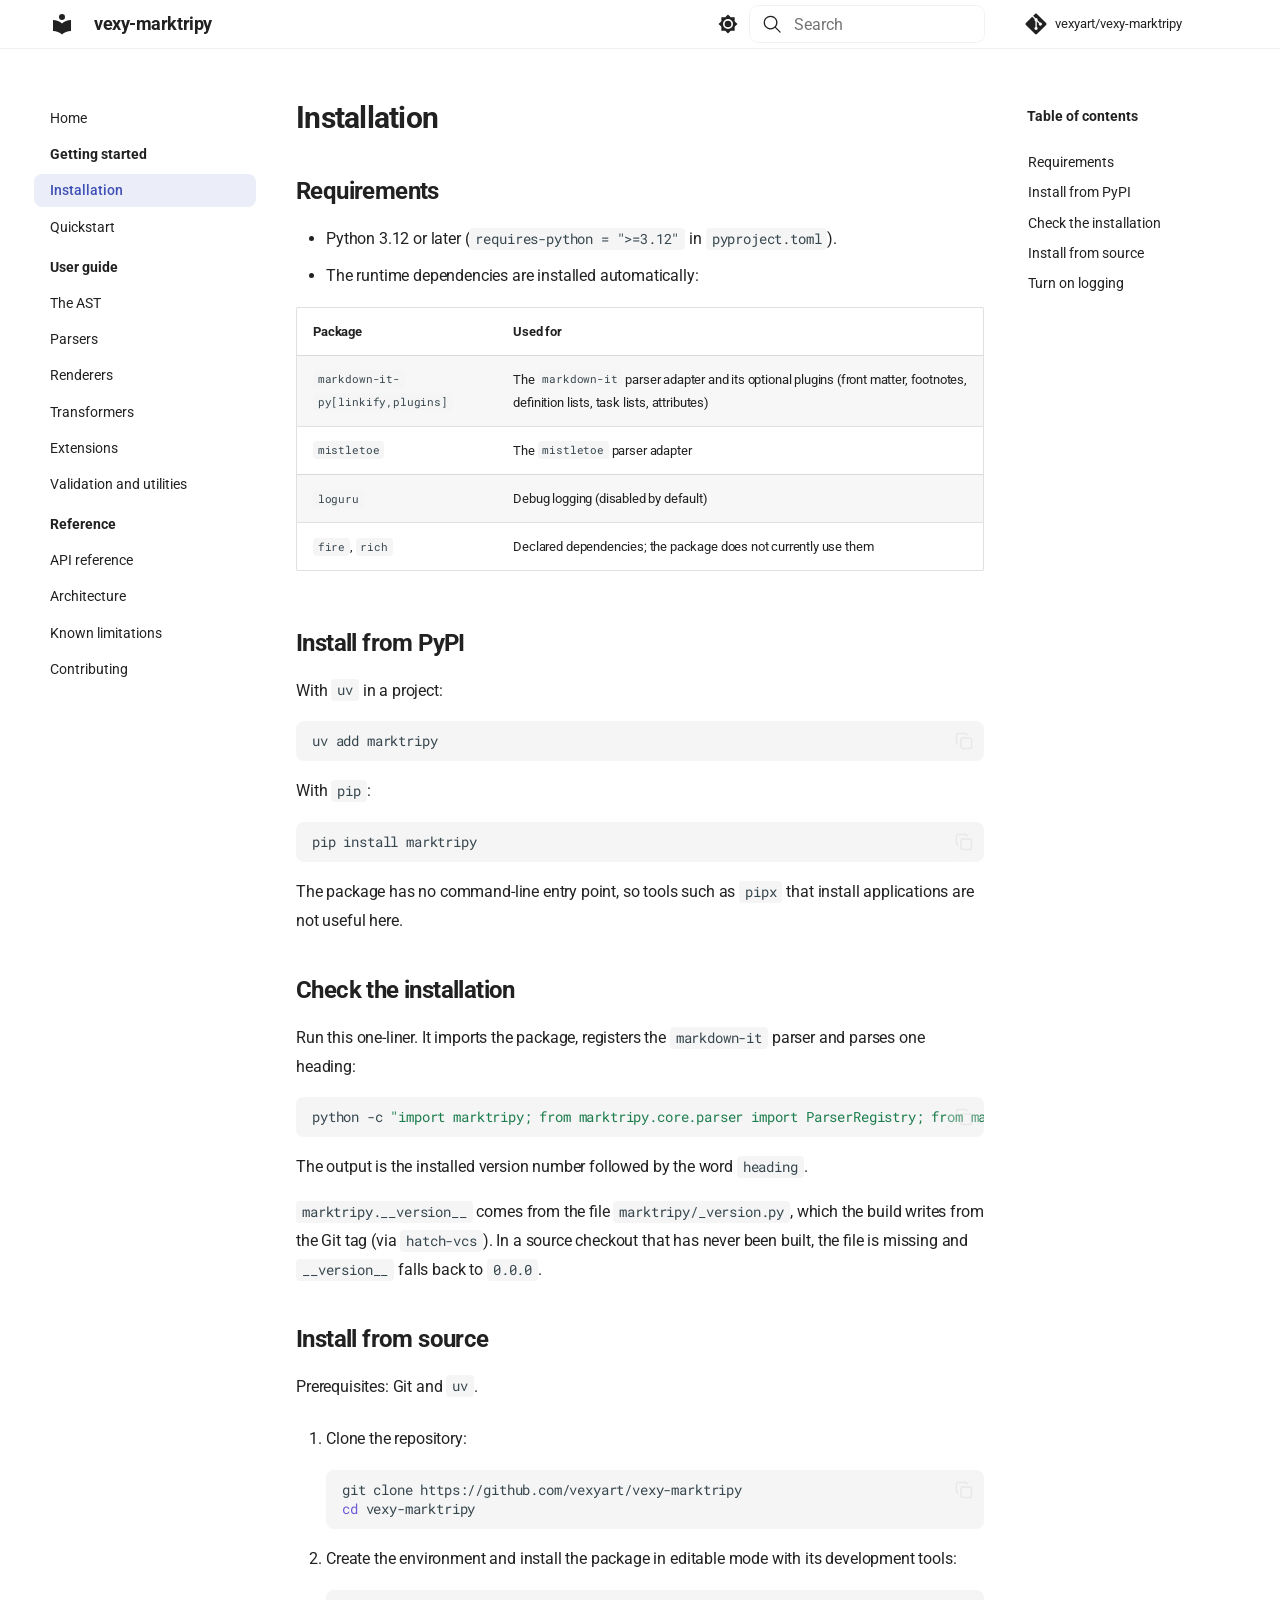
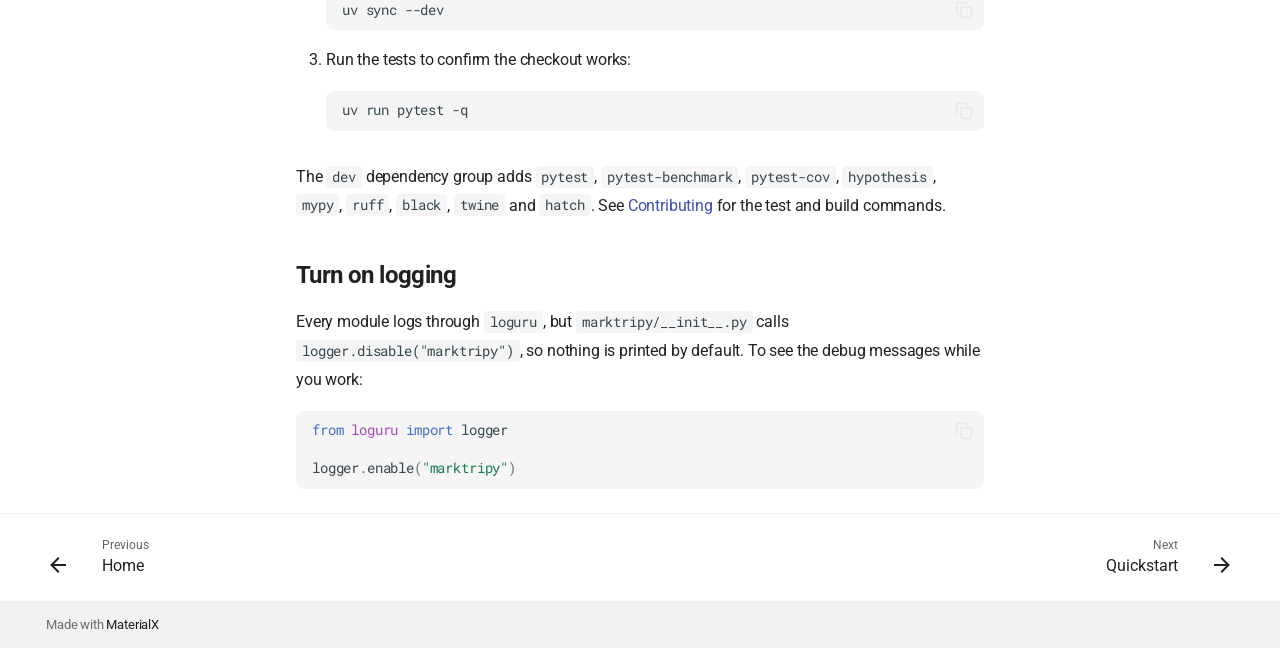
<file: docs/installation/index.html>
<!doctype html>
<html lang="en" class="no-js">
  <head>
    
      <meta charset="utf-8">
      <meta name="viewport" content="width=device-width,initial-scale=1">
      
        <meta name="description" content="A Python package for converting Markdown to AST and back to Markdown">
      
      
      
        <link rel="canonical" href="https://vexy.dev/vexy-marktripy/installation/">
      
      
        <link rel="prev" href="..">
      
      
        <link rel="next" href="../quickstart/">
      
      
        
      
      
      
      
        
        
        
          <link rel="icon" href="../assets/images/favicon.png">
        
      
      <meta name="generator" content="mkdocs-ProperDocs 1.6.7, mkdocs-materialx-10.1.8">
    
    
      
        <title>Installation - vexy-marktripy</title>
      
    
    
      <link rel="stylesheet" href="../assets/stylesheets/main.314bbef5.min.css">
      
        
        <link rel="stylesheet" href="../assets/stylesheets/palette.a45159b5.min.css">
      
    
    

    

    
      
    
    
      
        
        
        <link rel="preconnect" href="https://fonts.gstatic.com" crossorigin>
        <link rel="stylesheet" href="https://fonts.googleapis.com/css?family=Roboto:300,300i,400,400i,700,700i%7CRoboto+Mono:400,400i,700,700i&display=fallback">
        <style>:root{--md-text-font:"Roboto";--md-code-font:"Roboto Mono"}</style>
      
    
    
    <script>__md_scope=new URL("..",location),__md_hash=e=>[...e].reduce(((e,_)=>(e<<5)-e+_.charCodeAt(0)),0),__md_get=(e,_=localStorage,t=__md_scope)=>JSON.parse(_.getItem(t.pathname+"."+e)),__md_set=(e,_,t=localStorage,a=__md_scope)=>{try{t.setItem(a.pathname+"."+e,JSON.stringify(_))}catch(e){}}</script>
    
      

    
    
  </head>
  
  
  
  
    
    
      
    
    
    
    
    <body dir="ltr" data-md-color-scheme="default" data-md-color-primary="indigo" data-md-color-accent="indigo" data-mx-topbar="glass">
  
    
    <input class="md-toggle" data-md-toggle="drawer" type="checkbox" id="__drawer" autocomplete="off">
    <input class="md-toggle" data-md-toggle="toc" type="checkbox" id="__toc" autocomplete="off">
    <input class="md-toggle" data-md-toggle="search" type="checkbox" id="__search" autocomplete="off">
    <label class="md-overlay" for="__drawer"></label>
    <label class="md-overlay" for="__toc"></label>
    <div data-md-component="skip">
      
        
        <a href="#installation" class="md-skip">
          Skip to content
        </a>
      
    </div>
    <div data-md-component="announce">
      
    </div>
    
    
      

  

<header class="md-header md-header--shadow" data-md-component="header">
  <nav class="md-header__inner md-grid" aria-label="Header">
    <a href=".." title="vexy-marktripy" class="md-header__button md-logo" aria-label="vexy-marktripy" data-md-component="logo">
      
  
  <svg xmlns="http://www.w3.org/2000/svg" viewBox="0 0 24 24"><path d="M12 8a3 3 0 0 0 3-3 3 3 0 0 0-3-3 3 3 0 0 0-3 3 3 3 0 0 0 3 3m0 3.54C9.64 9.35 6.5 8 3 8v11c3.5 0 6.64 1.35 9 3.54 2.36-2.19 5.5-3.54 9-3.54V8c-3.5 0-6.64 1.35-9 3.54"/></svg>

    </a>
    <label class="md-header__button md-icon" for="__drawer">
      
      <svg xmlns="http://www.w3.org/2000/svg" viewBox="0 0 24 24"><path d="M3 6h18v2H3zm0 5h18v2H3zm0 5h18v2H3z"/></svg>
    </label>
    <div class="md-header__title" data-md-component="header-title">
      <div class="md-header__ellipsis">
        <div class="md-header__topic">
          <span class="md-ellipsis">
            vexy-marktripy
          </span>
        </div>
        <div class="md-header__topic" data-md-component="header-topic">
          <span class="md-ellipsis">
            
              Installation
            
          </span>
        </div>
      </div>
    </div>
    
      
        <form class="md-header__option" data-md-component="palette">
  
    
    
    
    <input class="md-option" data-md-color-media="" data-md-color-scheme="default" data-md-color-primary="indigo" data-md-color-accent="indigo"  aria-label="Switch to dark mode"  type="radio" name="__palette" id="__palette_0">
    
      <label class="md-header__button md-icon" title="Switch to dark mode" for="__palette_1" hidden>
        <svg xmlns="http://www.w3.org/2000/svg" viewBox="0 0 24 24"><path d="M12 8a4 4 0 0 0-4 4 4 4 0 0 0 4 4 4 4 0 0 0 4-4 4 4 0 0 0-4-4m0 10a6 6 0 0 1-6-6 6 6 0 0 1 6-6 6 6 0 0 1 6 6 6 6 0 0 1-6 6m8-9.31V4h-4.69L12 .69 8.69 4H4v4.69L.69 12 4 15.31V20h4.69L12 23.31 15.31 20H20v-4.69L23.31 12z"/></svg>
      </label>
    
  
    
    
    
    <input class="md-option" data-md-color-media="" data-md-color-scheme="slate" data-md-color-primary="indigo" data-md-color-accent="indigo"  aria-label="Switch to light mode"  type="radio" name="__palette" id="__palette_1">
    
      <label class="md-header__button md-icon" title="Switch to light mode" for="__palette_0" hidden>
        <svg xmlns="http://www.w3.org/2000/svg" viewBox="0 0 24 24"><path d="M12 18c-.89 0-1.74-.2-2.5-.55C11.56 16.5 13 14.42 13 12s-1.44-4.5-3.5-5.45C10.26 6.2 11.11 6 12 6a6 6 0 0 1 6 6 6 6 0 0 1-6 6m8-9.31V4h-4.69L12 .69 8.69 4H4v4.69L.69 12 4 15.31V20h4.69L12 23.31 15.31 20H20v-4.69L23.31 12z"/></svg>
      </label>
    
  
</form>
      
    
    
      <script>var palette=__md_get("__palette");if(palette&&palette.color){if("(prefers-color-scheme)"===palette.color.media){var media=matchMedia("(prefers-color-scheme: light)"),input=document.querySelector(media.matches?"[data-md-color-media='(prefers-color-scheme: light)']":"[data-md-color-media='(prefers-color-scheme: dark)']");palette.color.media=input.getAttribute("data-md-color-media"),palette.color.scheme=input.getAttribute("data-md-color-scheme"),palette.color.primary=input.getAttribute("data-md-color-primary"),palette.color.accent=input.getAttribute("data-md-color-accent")}for(var[key,value]of Object.entries(palette.color))document.body.setAttribute("data-md-color-"+key,value)}</script>
    
    
    
      
      
        <label class="md-header__button md-icon" for="__search">
          
          <svg xmlns="http://www.w3.org/2000/svg" viewBox="0 0 24 24"><path d="M10.25 2a8.25 8.25 0 0 1 6.34 13.53l5.69 5.69a.749.749 0 0 1-.326 1.275.75.75 0 0 1-.734-.215l-5.69-5.69A8.25 8.25 0 1 1 10.25 2M3.5 10.25a6.75 6.75 0 1 0 13.5 0 6.75 6.75 0 0 0-13.5 0"/></svg>
        </label>
        <div class="md-search" data-md-component="search" role="dialog">
  <label class="md-search__overlay" for="__search"></label>
  <div class="md-search__inner" role="search">
    <form class="md-search__form" name="search">
      <input type="text" class="md-search__input" name="query" aria-label="Search" placeholder="Search" autocapitalize="off" autocorrect="off" autocomplete="off" spellcheck="false" data-md-component="search-query" required>
      <label class="md-search__icon md-icon" for="__search">
        
        <svg xmlns="http://www.w3.org/2000/svg" viewBox="0 0 24 24"><path d="M10.25 2a8.25 8.25 0 0 1 6.34 13.53l5.69 5.69a.749.749 0 0 1-.326 1.275.75.75 0 0 1-.734-.215l-5.69-5.69A8.25 8.25 0 1 1 10.25 2M3.5 10.25a6.75 6.75 0 1 0 13.5 0 6.75 6.75 0 0 0-13.5 0"/></svg>
        
        <svg xmlns="http://www.w3.org/2000/svg" viewBox="0 0 24 24"><path d="M20 11v2H8l5.5 5.5-1.42 1.42L4.16 12l7.92-7.92L13.5 5.5 8 11z"/></svg>
      </label>
      <nav class="md-search__options" aria-label="Search">
        
        <button type="reset" class="md-search__icon md-icon" title="Clear" aria-label="Clear" tabindex="-1">
          
          <svg xmlns="http://www.w3.org/2000/svg" viewBox="0 0 24 24"><path d="M19 6.41 17.59 5 12 10.59 6.41 5 5 6.41 10.59 12 5 17.59 6.41 19 12 13.41 17.59 19 19 17.59 13.41 12z"/></svg>
        </button>
      </nav>
      
    </form>
    <div class="md-search__output">
      <div class="md-search__scrollwrap" tabindex="0">
        <div class="md-search-result" data-md-component="search-result">
          <div class="md-search-result__meta">
            Initializing search
          </div>
          <ol class="md-search-result__list" role="presentation"></ol>
        </div>
      </div>
    </div>
  </div>
</div>
      
    
    
      <div class="md-header__source">
        <a href="https://github.com/vexyart/vexy-marktripy" title="Go to repository" class="md-source" data-md-component="source">
  <div class="md-source__icon md-icon">
    
    <svg xmlns="http://www.w3.org/2000/svg" viewBox="0 0 448 512"><!--! Font Awesome Free 7.1.0 by @fontawesome - https://fontawesome.com License - https://fontawesome.com/license/free (Icons: CC BY 4.0, Fonts: SIL OFL 1.1, Code: MIT License) Copyright 2025 Fonticons, Inc.--><path d="M439.6 236.1 244 40.5c-5.4-5.5-12.8-8.5-20.4-8.5s-15 3-20.4 8.4L162.5 81l51.5 51.5c27.1-9.1 52.7 16.8 43.4 43.7l49.7 49.7c34.2-11.8 61.2 31 35.5 56.7-26.5 26.5-70.2-2.9-56-37.3L240.3 199v121.9c25.3 12.5 22.3 41.8 9.1 55-6.4 6.4-15.2 10.1-24.3 10.1s-17.8-3.6-24.3-10.1c-17.6-17.6-11.1-46.9 11.2-56v-123c-20.8-8.5-24.6-30.7-18.6-45L142.6 101 8.5 235.1C3 240.6 0 247.9 0 255.5s3 15 8.5 20.4l195.6 195.7c5.4 5.4 12.7 8.4 20.4 8.4s15-3 20.4-8.4l194.7-194.7c5.4-5.4 8.4-12.8 8.4-20.4s-3-15-8.4-20.4"/></svg>
  </div>
  <div class="md-source__repository">
    vexyart/vexy-marktripy
  </div>
</a>
      </div>
    
  </nav>
  
</header>
    
    <div class="md-container" data-md-component="container">
      
      
        
          
        
      
      <main class="md-main" data-md-component="main">
        <div class="md-main__inner md-grid">
          
            
              
              <div class="md-sidebar md-sidebar--primary" data-md-component="sidebar" data-md-type="navigation" >
                <div class="md-sidebar__scrollwrap">
                  <div class="md-sidebar__inner">
                    



<nav class="md-nav md-nav--primary" aria-label="Navigation" data-md-level="0">
  <label class="md-nav__title" for="__drawer">
    <a href=".." title="vexy-marktripy" class="md-nav__button md-logo" aria-label="vexy-marktripy" data-md-component="logo">
      
  
  <svg xmlns="http://www.w3.org/2000/svg" viewBox="0 0 24 24"><path d="M12 8a3 3 0 0 0 3-3 3 3 0 0 0-3-3 3 3 0 0 0-3 3 3 3 0 0 0 3 3m0 3.54C9.64 9.35 6.5 8 3 8v11c3.5 0 6.64 1.35 9 3.54 2.36-2.19 5.5-3.54 9-3.54V8c-3.5 0-6.64 1.35-9 3.54"/></svg>

    </a>
    vexy-marktripy
  </label>
  
    <div class="md-nav__source">
      <a href="https://github.com/vexyart/vexy-marktripy" title="Go to repository" class="md-source" data-md-component="source">
  <div class="md-source__icon md-icon">
    
    <svg xmlns="http://www.w3.org/2000/svg" viewBox="0 0 448 512"><!--! Font Awesome Free 7.1.0 by @fontawesome - https://fontawesome.com License - https://fontawesome.com/license/free (Icons: CC BY 4.0, Fonts: SIL OFL 1.1, Code: MIT License) Copyright 2025 Fonticons, Inc.--><path d="M439.6 236.1 244 40.5c-5.4-5.5-12.8-8.5-20.4-8.5s-15 3-20.4 8.4L162.5 81l51.5 51.5c27.1-9.1 52.7 16.8 43.4 43.7l49.7 49.7c34.2-11.8 61.2 31 35.5 56.7-26.5 26.5-70.2-2.9-56-37.3L240.3 199v121.9c25.3 12.5 22.3 41.8 9.1 55-6.4 6.4-15.2 10.1-24.3 10.1s-17.8-3.6-24.3-10.1c-17.6-17.6-11.1-46.9 11.2-56v-123c-20.8-8.5-24.6-30.7-18.6-45L142.6 101 8.5 235.1C3 240.6 0 247.9 0 255.5s3 15 8.5 20.4l195.6 195.7c5.4 5.4 12.7 8.4 20.4 8.4s15-3 20.4-8.4l194.7-194.7c5.4-5.4 8.4-12.8 8.4-20.4s-3-15-8.4-20.4"/></svg>
  </div>
  <div class="md-source__repository">
    vexyart/vexy-marktripy
  </div>
</a>
    </div>
  
  <ul class="md-nav__list">
    
      
      
  
  
  
  
    <li class="md-nav__item">
      <a href=".." class="md-nav__link">
        
  
  
  <span class="md-ellipsis">
    
  
    Home
  

    
  </span>
  
  

      </a>
    </li>
  

    
      
      
  
  
    
  
  
  
    
    
    
    
      
        
        
      
    
    
    <li class="md-nav__item md-nav__item--active md-nav__item--section md-nav__item--nested">
      
        
        
        <input class="md-nav__toggle md-toggle " type="checkbox" id="__nav_2" checked>
        
          
          <label class="md-nav__link" for="__nav_2" id="__nav_2_label" tabindex="">
            
  
  
  <span class="md-ellipsis">
    
  
    Getting started
  

    
  </span>
  
  

            <span class="md-nav__icon md-icon"></span>
          </label>
        
        <nav class="md-nav" data-md-level="1" aria-labelledby="__nav_2_label" aria-expanded="true">
          <label class="md-nav__title" for="__nav_2">
            <span class="md-nav__icon md-icon"></span>
            
  
    Getting started
  

          </label>
          <ul class="md-nav__list">
            
              
                
  
  
    
  
  
  
    <li class="md-nav__item md-nav__item--active">
      
      <input class="md-nav__toggle md-toggle" type="checkbox" id="__toc">
      
      
        
      
      
        <label class="md-nav__link md-nav__link--active" for="__toc">
          
  
  
  <span class="md-ellipsis">
    
  
    Installation
  

    
  </span>
  
  

          <span class="md-nav__icon md-icon"></span>
        </label>
      
      <a href="./" class="md-nav__link md-nav__link--active">
        
  
  
  <span class="md-ellipsis">
    
  
    Installation
  

    
  </span>
  
  

      </a>
      
        

<nav class="md-nav md-nav--secondary" aria-label="Table of contents">
  
  
  
    
  
  
    <label class="md-nav__title" for="__toc">
      <span class="md-nav__icon md-icon"></span>
      Table of contents
    </label>
    <ul class="md-nav__list" data-md-component="toc">
      
        <li class="md-nav__item">
  <a href="#requirements" class="md-nav__link">
    <span class="md-ellipsis">
      
        Requirements
      
    </span>
  </a>
  
</li>
      
        <li class="md-nav__item">
  <a href="#install-from-pypi" class="md-nav__link">
    <span class="md-ellipsis">
      
        Install from PyPI
      
    </span>
  </a>
  
</li>
      
        <li class="md-nav__item">
  <a href="#check-the-installation" class="md-nav__link">
    <span class="md-ellipsis">
      
        Check the installation
      
    </span>
  </a>
  
</li>
      
        <li class="md-nav__item">
  <a href="#install-from-source" class="md-nav__link">
    <span class="md-ellipsis">
      
        Install from source
      
    </span>
  </a>
  
</li>
      
        <li class="md-nav__item">
  <a href="#turn-on-logging" class="md-nav__link">
    <span class="md-ellipsis">
      
        Turn on logging
      
    </span>
  </a>
  
</li>
      
    </ul>
  
</nav>
      
    </li>
  

              
            
              
                
  
  
  
  
    <li class="md-nav__item">
      <a href="../quickstart/" class="md-nav__link">
        
  
  
  <span class="md-ellipsis">
    
  
    Quickstart
  

    
  </span>
  
  

      </a>
    </li>
  

              
            
          </ul>
        </nav>
      
    </li>
  

    
      
      
  
  
  
  
    
    
    
    
      
        
        
      
    
    
    <li class="md-nav__item md-nav__item--section md-nav__item--nested">
      
        
        
        <input class="md-nav__toggle md-toggle " type="checkbox" id="__nav_3" >
        
          
          <label class="md-nav__link" for="__nav_3" id="__nav_3_label" tabindex="">
            
  
  
  <span class="md-ellipsis">
    
  
    User guide
  

    
  </span>
  
  

            <span class="md-nav__icon md-icon"></span>
          </label>
        
        <nav class="md-nav" data-md-level="1" aria-labelledby="__nav_3_label" aria-expanded="false">
          <label class="md-nav__title" for="__nav_3">
            <span class="md-nav__icon md-icon"></span>
            
  
    User guide
  

          </label>
          <ul class="md-nav__list">
            
              
                
  
  
  
  
    <li class="md-nav__item">
      <a href="../ast/" class="md-nav__link">
        
  
  
  <span class="md-ellipsis">
    
  
    The AST
  

    
  </span>
  
  

      </a>
    </li>
  

              
            
              
                
  
  
  
  
    <li class="md-nav__item">
      <a href="../parsers/" class="md-nav__link">
        
  
  
  <span class="md-ellipsis">
    
  
    Parsers
  

    
  </span>
  
  

      </a>
    </li>
  

              
            
              
                
  
  
  
  
    <li class="md-nav__item">
      <a href="../renderers/" class="md-nav__link">
        
  
  
  <span class="md-ellipsis">
    
  
    Renderers
  

    
  </span>
  
  

      </a>
    </li>
  

              
            
              
                
  
  
  
  
    <li class="md-nav__item">
      <a href="../transformers/" class="md-nav__link">
        
  
  
  <span class="md-ellipsis">
    
  
    Transformers
  

    
  </span>
  
  

      </a>
    </li>
  

              
            
              
                
  
  
  
  
    <li class="md-nav__item">
      <a href="../extensions/" class="md-nav__link">
        
  
  
  <span class="md-ellipsis">
    
  
    Extensions
  

    
  </span>
  
  

      </a>
    </li>
  

              
            
              
                
  
  
  
  
    <li class="md-nav__item">
      <a href="../validation/" class="md-nav__link">
        
  
  
  <span class="md-ellipsis">
    
  
    Validation and utilities
  

    
  </span>
  
  

      </a>
    </li>
  

              
            
          </ul>
        </nav>
      
    </li>
  

    
      
      
  
  
  
  
    
    
    
    
      
        
        
      
    
    
    <li class="md-nav__item md-nav__item--section md-nav__item--nested">
      
        
        
        <input class="md-nav__toggle md-toggle " type="checkbox" id="__nav_4" >
        
          
          <label class="md-nav__link" for="__nav_4" id="__nav_4_label" tabindex="">
            
  
  
  <span class="md-ellipsis">
    
  
    Reference
  

    
  </span>
  
  

            <span class="md-nav__icon md-icon"></span>
          </label>
        
        <nav class="md-nav" data-md-level="1" aria-labelledby="__nav_4_label" aria-expanded="false">
          <label class="md-nav__title" for="__nav_4">
            <span class="md-nav__icon md-icon"></span>
            
  
    Reference
  

          </label>
          <ul class="md-nav__list">
            
              
                
  
  
  
  
    <li class="md-nav__item">
      <a href="../api/" class="md-nav__link">
        
  
  
  <span class="md-ellipsis">
    
  
    API reference
  

    
  </span>
  
  

      </a>
    </li>
  

              
            
              
                
  
  
  
  
    <li class="md-nav__item">
      <a href="../architecture/" class="md-nav__link">
        
  
  
  <span class="md-ellipsis">
    
  
    Architecture
  

    
  </span>
  
  

      </a>
    </li>
  

              
            
              
                
  
  
  
  
    <li class="md-nav__item">
      <a href="../limitations/" class="md-nav__link">
        
  
  
  <span class="md-ellipsis">
    
  
    Known limitations
  

    
  </span>
  
  

      </a>
    </li>
  

              
            
              
                
  
  
  
  
    <li class="md-nav__item">
      <a href="../contributing/" class="md-nav__link">
        
  
  
  <span class="md-ellipsis">
    
  
    Contributing
  

    
  </span>
  
  

      </a>
    </li>
  

              
            
          </ul>
        </nav>
      
    </li>
  

    
  </ul>
</nav>
                  </div>
                </div>
              </div>
            
            
              
              <div class="md-sidebar md-sidebar--secondary" data-md-component="sidebar" data-md-type="toc" >
                <div class="md-sidebar__scrollwrap">
                  <div class="md-sidebar__inner">
                    

<nav class="md-nav md-nav--secondary" aria-label="Table of contents">
  
  
  
    
  
  
    <label class="md-nav__title" for="__toc">
      <span class="md-nav__icon md-icon"></span>
      Table of contents
    </label>
    <ul class="md-nav__list" data-md-component="toc">
      
        <li class="md-nav__item">
  <a href="#requirements" class="md-nav__link">
    <span class="md-ellipsis">
      
        Requirements
      
    </span>
  </a>
  
</li>
      
        <li class="md-nav__item">
  <a href="#install-from-pypi" class="md-nav__link">
    <span class="md-ellipsis">
      
        Install from PyPI
      
    </span>
  </a>
  
</li>
      
        <li class="md-nav__item">
  <a href="#check-the-installation" class="md-nav__link">
    <span class="md-ellipsis">
      
        Check the installation
      
    </span>
  </a>
  
</li>
      
        <li class="md-nav__item">
  <a href="#install-from-source" class="md-nav__link">
    <span class="md-ellipsis">
      
        Install from source
      
    </span>
  </a>
  
</li>
      
        <li class="md-nav__item">
  <a href="#turn-on-logging" class="md-nav__link">
    <span class="md-ellipsis">
      
        Turn on logging
      
    </span>
  </a>
  
</li>
      
    </ul>
  
</nav>
                  </div>
                </div>
              </div>
            
          
          
            <div class="md-content" data-md-component="content">
              
              <article class="md-content__inner md-typeset">
                
                  
  
  


<h1 id="installation">Installation<a class="headerlink" href="#installation" title="Permanent link">&para;</a></h1>
<h2 id="requirements">Requirements<a class="headerlink" href="#requirements" title="Permanent link">&para;</a></h2>
<ul>
<li>Python 3.12 or later (<code>requires-python = "&gt;=3.12"</code> in <code>pyproject.toml</code>).</li>
<li>The runtime dependencies are installed automatically:</li>
</ul>
<table>
<thead>
<tr>
<th>Package</th>
<th>Used for</th>
</tr>
</thead>
<tbody>
<tr>
<td><code>markdown-it-py[linkify,plugins]</code></td>
<td>The <code>markdown-it</code> parser adapter and its optional plugins (front matter, footnotes, definition lists, task lists, attributes)</td>
</tr>
<tr>
<td><code>mistletoe</code></td>
<td>The <code>mistletoe</code> parser adapter</td>
</tr>
<tr>
<td><code>loguru</code></td>
<td>Debug logging (disabled by default)</td>
</tr>
<tr>
<td><code>fire</code>, <code>rich</code></td>
<td>Declared dependencies; the package does not currently use them</td>
</tr>
</tbody>
</table>
<h2 id="install-from-pypi">Install from PyPI<a class="headerlink" href="#install-from-pypi" title="Permanent link">&para;</a></h2>
<p>With <code>uv</code> in a project:</p>
<div class="highlight"><pre><span></span><code><a id="__codelineno-0-1" name="__codelineno-0-1" href="#__codelineno-0-1"></a>uv<span class="w"> </span>add<span class="w"> </span>marktripy
</code></pre></div>
<p>With <code>pip</code>:</p>
<div class="highlight"><pre><span></span><code><a id="__codelineno-1-1" name="__codelineno-1-1" href="#__codelineno-1-1"></a>pip<span class="w"> </span>install<span class="w"> </span>marktripy
</code></pre></div>
<p>The package has no command-line entry point, so tools such as <code>pipx</code> that install applications are not useful here.</p>
<h2 id="check-the-installation">Check the installation<a class="headerlink" href="#check-the-installation" title="Permanent link">&para;</a></h2>
<p>Run this one-liner. It imports the package, registers the <code>markdown-it</code> parser and parses one heading:</p>
<div class="highlight"><pre><span></span><code><a id="__codelineno-2-1" name="__codelineno-2-1" href="#__codelineno-2-1"></a>python<span class="w"> </span>-c<span class="w"> </span><span class="s2">"import marktripy; from marktripy.core.parser import ParserRegistry; from marktripy.parsers import markdown_it; print(marktripy.__version__, ParserRegistry.create('markdown-it').parse('# Hi').children[0].type)"</span>
</code></pre></div>
<p>The output is the installed version number followed by the word <code>heading</code>.</p>
<p><code>marktripy.__version__</code> comes from the file <code>marktripy/_version.py</code>, which the build writes from the Git tag (via <code>hatch-vcs</code>). In a source checkout that has never been built, the file is missing and <code>__version__</code> falls back to <code>0.0.0</code>.</p>
<h2 id="install-from-source">Install from source<a class="headerlink" href="#install-from-source" title="Permanent link">&para;</a></h2>
<p>Prerequisites: Git and <code>uv</code>.</p>
<ol>
<li>
<p>Clone the repository:</p>
<div class="highlight"><pre><span></span><code><a id="__codelineno-3-1" name="__codelineno-3-1" href="#__codelineno-3-1"></a>git<span class="w"> </span>clone<span class="w"> </span>https://github.com/vexyart/vexy-marktripy
<a id="__codelineno-3-2" name="__codelineno-3-2" href="#__codelineno-3-2"></a><span class="nb">cd</span><span class="w"> </span>vexy-marktripy
</code></pre></div>
</li>
<li>
<p>Create the environment and install the package in editable mode with its development tools:</p>
<div class="highlight"><pre><span></span><code><a id="__codelineno-4-1" name="__codelineno-4-1" href="#__codelineno-4-1"></a>uv<span class="w"> </span>sync<span class="w"> </span>--dev
</code></pre></div>
</li>
<li>
<p>Run the tests to confirm the checkout works:</p>
<div class="highlight"><pre><span></span><code><a id="__codelineno-5-1" name="__codelineno-5-1" href="#__codelineno-5-1"></a>uv<span class="w"> </span>run<span class="w"> </span>pytest<span class="w"> </span>-q
</code></pre></div>
</li>
</ol>
<p>The <code>dev</code> dependency group adds <code>pytest</code>, <code>pytest-benchmark</code>, <code>pytest-cov</code>, <code>hypothesis</code>, <code>mypy</code>, <code>ruff</code>, <code>black</code>, <code>twine</code> and <code>hatch</code>. See <a href="../contributing/">Contributing</a> for the test and build commands.</p>
<h2 id="turn-on-logging">Turn on logging<a class="headerlink" href="#turn-on-logging" title="Permanent link">&para;</a></h2>
<p>Every module logs through <code>loguru</code>, but <code>marktripy/__init__.py</code> calls <code>logger.disable("marktripy")</code>, so nothing is printed by default. To see the debug messages while you work:</p>
<div class="highlight"><pre><span></span><code><a id="__codelineno-6-1" name="__codelineno-6-1" href="#__codelineno-6-1"></a><span class="kn">from</span><span class="w"> </span><span class="nn">loguru</span><span class="w"> </span><span class="kn">import</span> <span class="n">logger</span>
<a id="__codelineno-6-2" name="__codelineno-6-2" href="#__codelineno-6-2"></a>
<a id="__codelineno-6-3" name="__codelineno-6-3" href="#__codelineno-6-3"></a><span class="n">logger</span><span class="o">.</span><span class="n">enable</span><span class="p">(</span><span class="s2">"marktripy"</span><span class="p">)</span>
</code></pre></div>












                
              </article>
            </div>
          
          
<script>var target=document.getElementById(location.hash.slice(1));target&&target.name&&(target.checked=target.name.startsWith("__tabbed_"))</script>
        </div>
          <div class="md-top" data-md-component="top" hidden>
  <div class="md-top__center">
    <button type="button" class="md-top__button md-top__button--main" data-md-action="top">
      
      <svg xmlns="http://www.w3.org/2000/svg" viewBox="0 0 24 24"><path d="M13 20h-2V8l-5.5 5.5-1.42-1.42L12 4.16l7.92 7.92-1.42 1.42L13 8z"/></svg>
      <span>Back to top</span>
    </button>
    
      
      
      <label class="md-top__button md-top__side md-top__side--nav" for="__drawer" >
        <svg xmlns="http://www.w3.org/2000/svg" fill="none" stroke="currentColor" stroke-linecap="round" stroke-linejoin="round" stroke-width="2" class="lucide lucide-panel-left" viewBox="0 0 24 24"><rect width="18" height="18" x="3" y="3" rx="2"/><path d="M9 3v18"/></svg>
      </label>
    
    
      
      
      <label class="md-top__button md-top__side md-top__side--toc" for="__toc" >
        <svg xmlns="http://www.w3.org/2000/svg" fill="none" stroke="currentColor" stroke-linecap="round" stroke-linejoin="round" stroke-width="2" class="lucide lucide-panel-right" viewBox="0 0 24 24"><rect width="18" height="18" x="3" y="3" rx="2"/><path d="M15 3v18"/></svg>
      </label>
    
  </div>
</div>
      </main>
      
        <footer class="md-footer">
  
    
      
      <nav class="md-footer__inner md-grid" aria-label="Footer" >
        
          
          <a href=".." class="md-footer__link md-footer__link--prev" aria-label="Previous: Home">
            <div class="md-footer__button md-icon">
              
              <svg xmlns="http://www.w3.org/2000/svg" viewBox="0 0 24 24"><path d="M20 11v2H8l5.5 5.5-1.42 1.42L4.16 12l7.92-7.92L13.5 5.5 8 11z"/></svg>
            </div>
            <div class="md-footer__title">
              <span class="md-footer__direction">
                Previous
              </span>
              <div class="md-ellipsis">
                Home
              </div>
            </div>
          </a>
        
        
          
          <a href="../quickstart/" class="md-footer__link md-footer__link--next" aria-label="Next: Quickstart">
            <div class="md-footer__title">
              <span class="md-footer__direction">
                Next
              </span>
              <div class="md-ellipsis">
                Quickstart
              </div>
            </div>
            <div class="md-footer__button md-icon">
              
              <svg xmlns="http://www.w3.org/2000/svg" viewBox="0 0 24 24"><path d="M4 11v2h12l-5.5 5.5 1.42 1.42L19.84 12l-7.92-7.92L10.5 5.5 16 11z"/></svg>
            </div>
          </a>
        
      </nav>
    
  
  <div class="md-footer-meta md-typeset">
    <div class="md-footer-meta__inner md-grid">
      <div class="md-copyright">
  
  
    Made with
    <a href="https://jaywhj.github.io/mkdocs-materialx/" target="_blank" rel="noopener">
      MaterialX
    </a>
  
</div>
      
    </div>
  </div>
</footer>
      
    </div>
    <div class="md-dialog" data-md-component="dialog">
      <div class="md-dialog__inner md-typeset"></div>
    </div>
    
    
    
      
      
      <script id="__config" type="application/json">{"annotate": null, "base": "..", "code": null, "features": ["navigation.sections", "navigation.top", "navigation.footer", "toc.follow", "search.highlight", "content.code.copy", "content.code.annotate"], "search": "../assets/javascripts/workers/search.2c215733.min.js", "tags": null, "translations": {"clipboard.copied": "Copied to clipboard", "clipboard.copy": "Copy to clipboard", "code.collapse": "Collapse", "code.download": "Download", "code.expand": "Expand remaining # lines", "code.select": "Toggle line selection", "search.result.more.one": "1 more on this page", "search.result.more.other": "# more on this page", "search.result.none": "No matching documents", "search.result.one": "1 matching document", "search.result.other": "# matching documents", "search.result.placeholder": "Type to start searching", "search.result.term.missing": "Missing", "select.version": "Select version"}, "version": null}</script>
    
    
      <script src="../assets/javascripts/bundle.fc193f93.min.js"></script>
      
    
  </body>
</html>
</file>
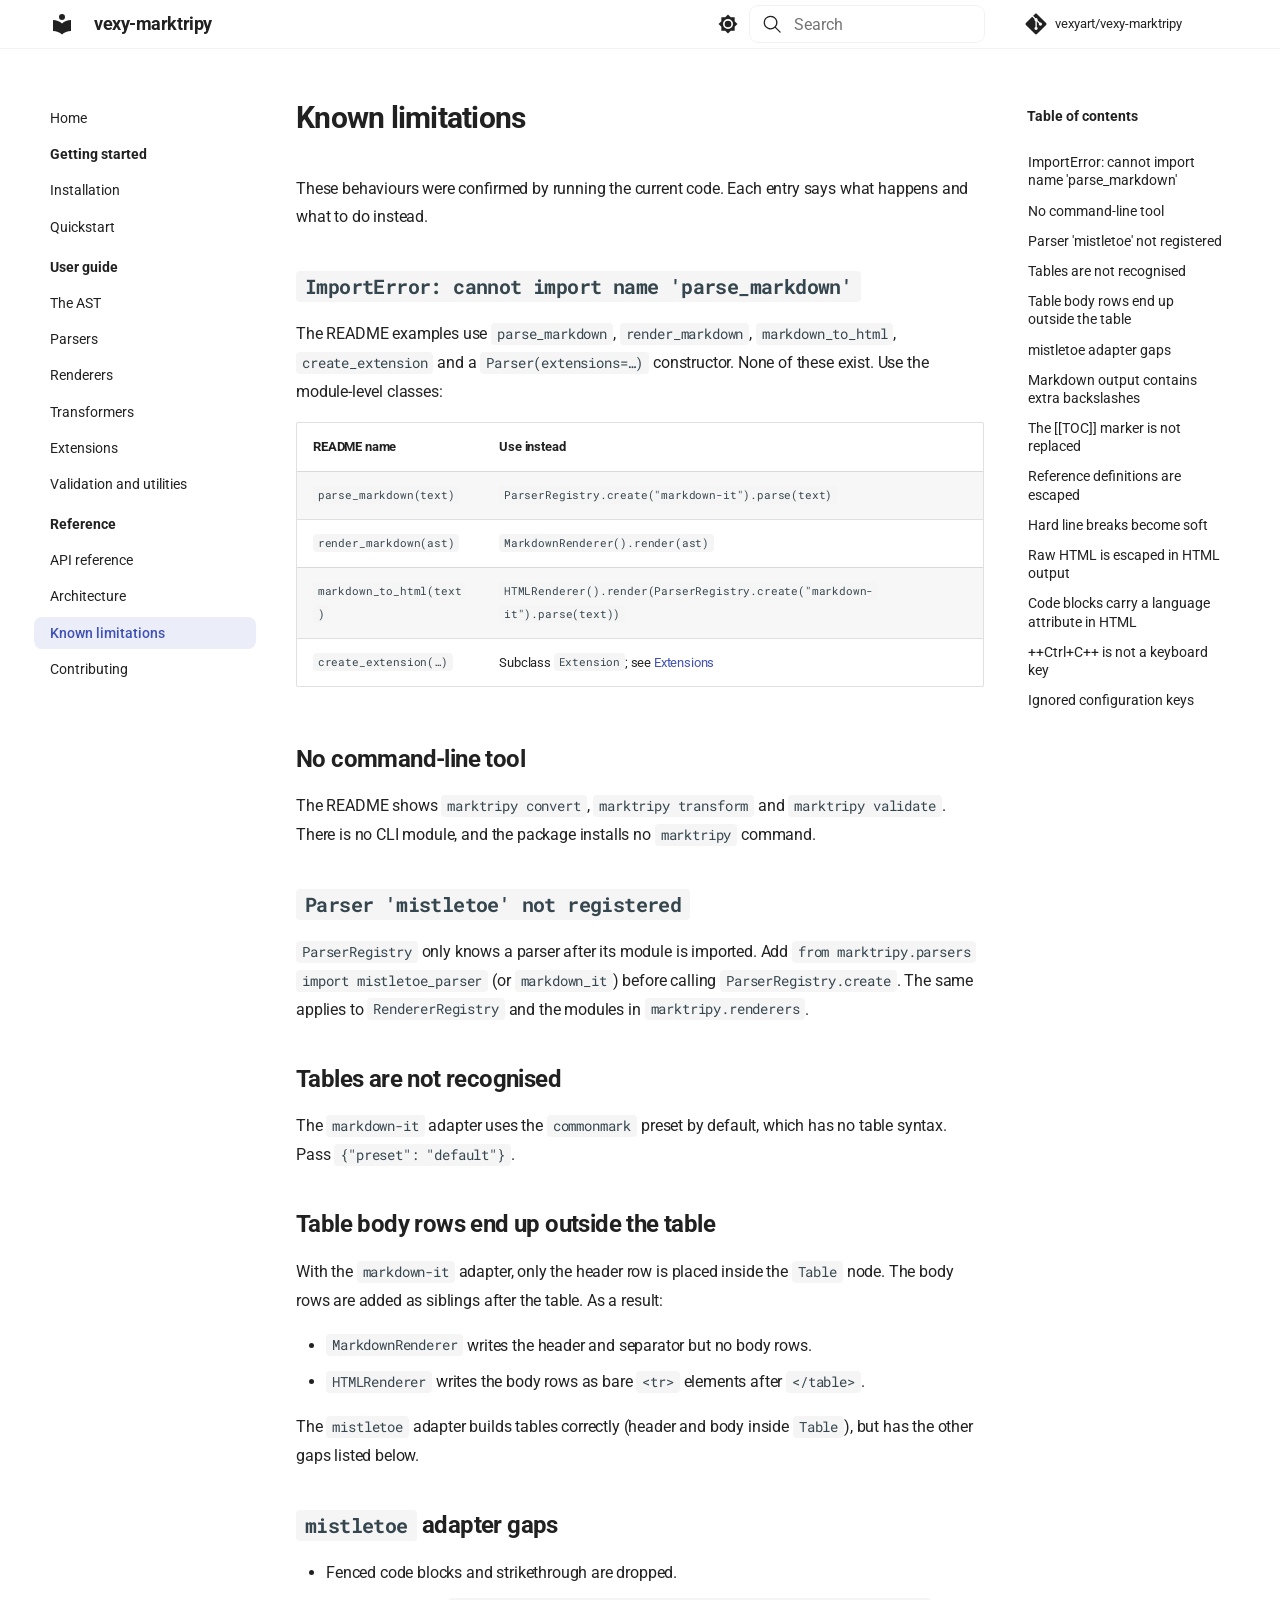
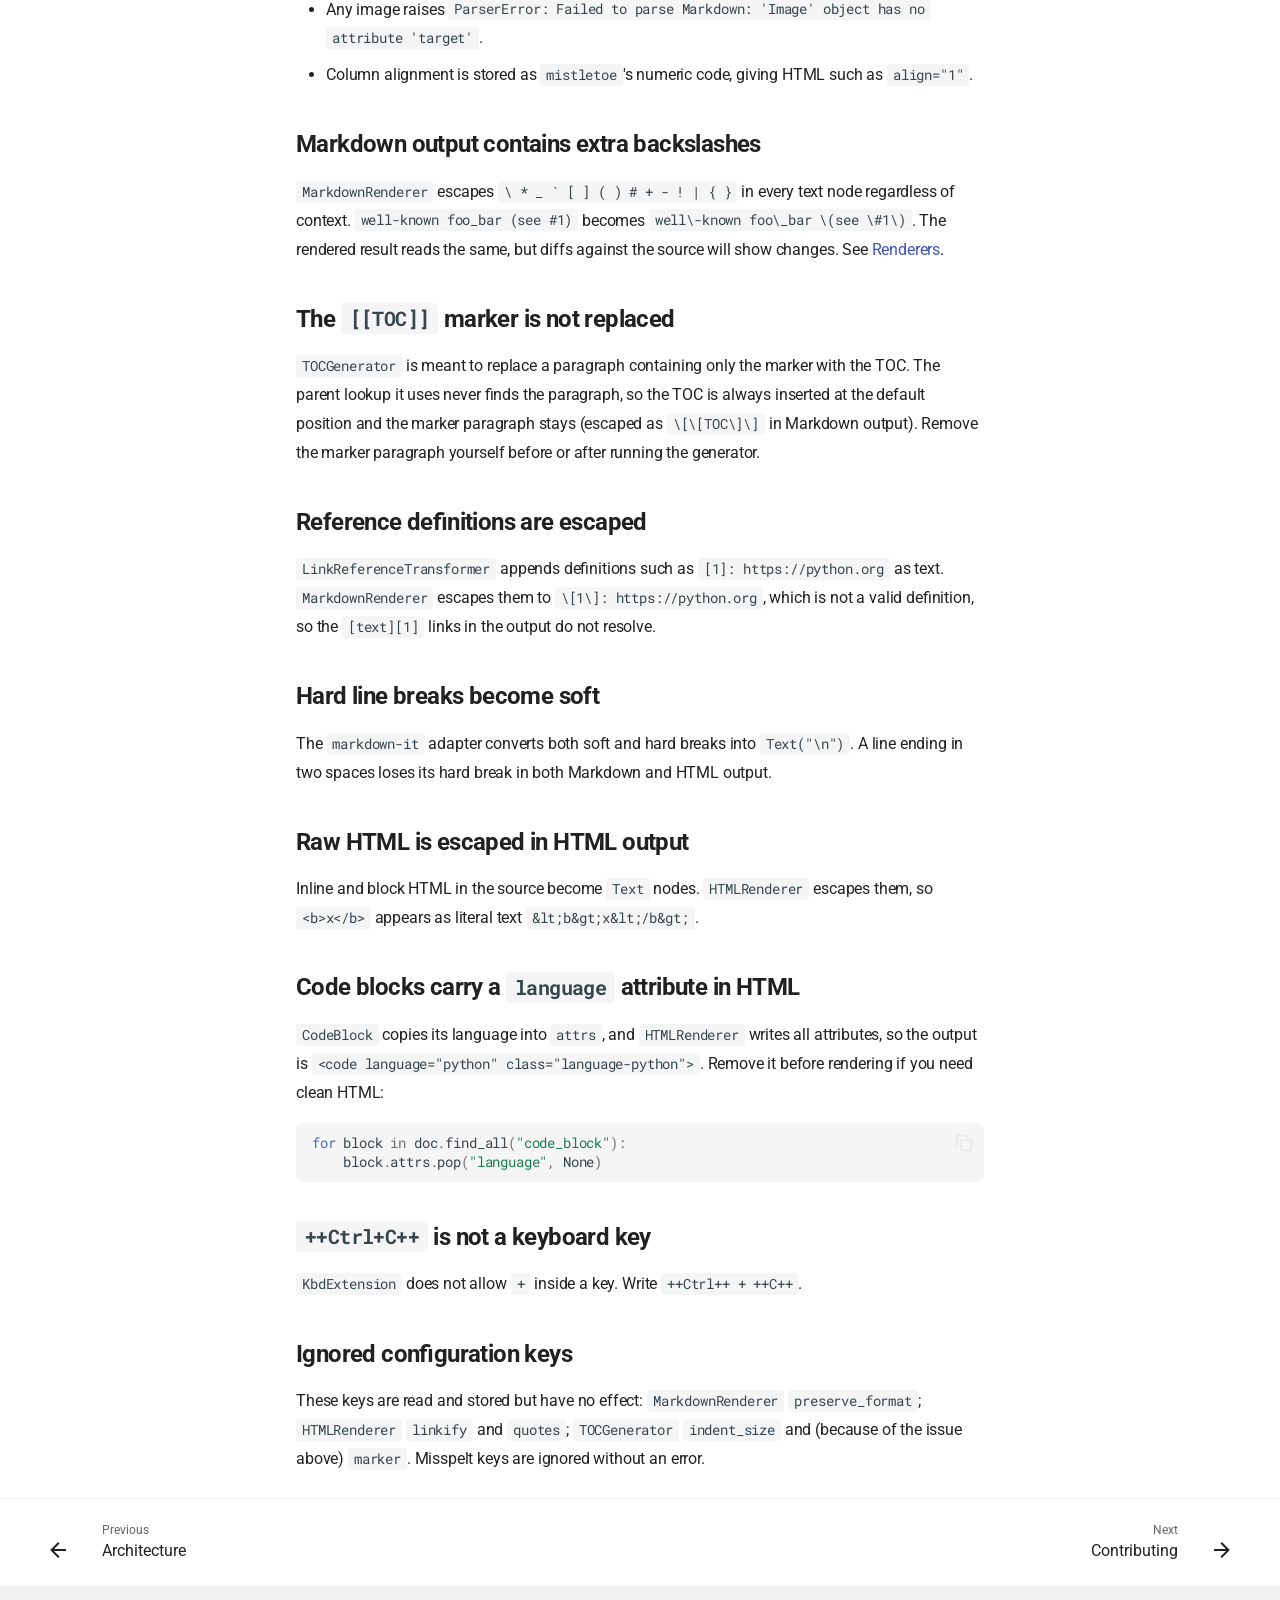
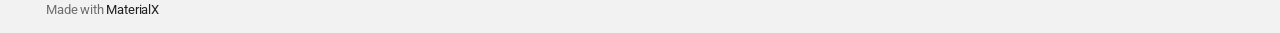
<file: docs/limitations/index.html>
<!doctype html>
<html lang="en" class="no-js">
  <head>
    
      <meta charset="utf-8">
      <meta name="viewport" content="width=device-width,initial-scale=1">
      
        <meta name="description" content="A Python package for converting Markdown to AST and back to Markdown">
      
      
      
        <link rel="canonical" href="https://vexy.dev/vexy-marktripy/limitations/">
      
      
        <link rel="prev" href="../architecture/">
      
      
        <link rel="next" href="../contributing/">
      
      
        
      
      
      
      
        
        
        
          <link rel="icon" href="../assets/images/favicon.png">
        
      
      <meta name="generator" content="mkdocs-ProperDocs 1.6.7, mkdocs-materialx-10.1.8">
    
    
      
        <title>Known limitations - vexy-marktripy</title>
      
    
    
      <link rel="stylesheet" href="../assets/stylesheets/main.314bbef5.min.css">
      
        
        <link rel="stylesheet" href="../assets/stylesheets/palette.a45159b5.min.css">
      
    
    

    

    
      
    
    
      
        
        
        <link rel="preconnect" href="https://fonts.gstatic.com" crossorigin>
        <link rel="stylesheet" href="https://fonts.googleapis.com/css?family=Roboto:300,300i,400,400i,700,700i%7CRoboto+Mono:400,400i,700,700i&display=fallback">
        <style>:root{--md-text-font:"Roboto";--md-code-font:"Roboto Mono"}</style>
      
    
    
    <script>__md_scope=new URL("..",location),__md_hash=e=>[...e].reduce(((e,_)=>(e<<5)-e+_.charCodeAt(0)),0),__md_get=(e,_=localStorage,t=__md_scope)=>JSON.parse(_.getItem(t.pathname+"."+e)),__md_set=(e,_,t=localStorage,a=__md_scope)=>{try{t.setItem(a.pathname+"."+e,JSON.stringify(_))}catch(e){}}</script>
    
      

    
    
  </head>
  
  
  
  
    
    
      
    
    
    
    
    <body dir="ltr" data-md-color-scheme="default" data-md-color-primary="indigo" data-md-color-accent="indigo" data-mx-topbar="glass">
  
    
    <input class="md-toggle" data-md-toggle="drawer" type="checkbox" id="__drawer" autocomplete="off">
    <input class="md-toggle" data-md-toggle="toc" type="checkbox" id="__toc" autocomplete="off">
    <input class="md-toggle" data-md-toggle="search" type="checkbox" id="__search" autocomplete="off">
    <label class="md-overlay" for="__drawer"></label>
    <label class="md-overlay" for="__toc"></label>
    <div data-md-component="skip">
      
        
        <a href="#known-limitations" class="md-skip">
          Skip to content
        </a>
      
    </div>
    <div data-md-component="announce">
      
    </div>
    
    
      

  

<header class="md-header md-header--shadow" data-md-component="header">
  <nav class="md-header__inner md-grid" aria-label="Header">
    <a href=".." title="vexy-marktripy" class="md-header__button md-logo" aria-label="vexy-marktripy" data-md-component="logo">
      
  
  <svg xmlns="http://www.w3.org/2000/svg" viewBox="0 0 24 24"><path d="M12 8a3 3 0 0 0 3-3 3 3 0 0 0-3-3 3 3 0 0 0-3 3 3 3 0 0 0 3 3m0 3.54C9.64 9.35 6.5 8 3 8v11c3.5 0 6.64 1.35 9 3.54 2.36-2.19 5.5-3.54 9-3.54V8c-3.5 0-6.64 1.35-9 3.54"/></svg>

    </a>
    <label class="md-header__button md-icon" for="__drawer">
      
      <svg xmlns="http://www.w3.org/2000/svg" viewBox="0 0 24 24"><path d="M3 6h18v2H3zm0 5h18v2H3zm0 5h18v2H3z"/></svg>
    </label>
    <div class="md-header__title" data-md-component="header-title">
      <div class="md-header__ellipsis">
        <div class="md-header__topic">
          <span class="md-ellipsis">
            vexy-marktripy
          </span>
        </div>
        <div class="md-header__topic" data-md-component="header-topic">
          <span class="md-ellipsis">
            
              Known limitations
            
          </span>
        </div>
      </div>
    </div>
    
      
        <form class="md-header__option" data-md-component="palette">
  
    
    
    
    <input class="md-option" data-md-color-media="" data-md-color-scheme="default" data-md-color-primary="indigo" data-md-color-accent="indigo"  aria-label="Switch to dark mode"  type="radio" name="__palette" id="__palette_0">
    
      <label class="md-header__button md-icon" title="Switch to dark mode" for="__palette_1" hidden>
        <svg xmlns="http://www.w3.org/2000/svg" viewBox="0 0 24 24"><path d="M12 8a4 4 0 0 0-4 4 4 4 0 0 0 4 4 4 4 0 0 0 4-4 4 4 0 0 0-4-4m0 10a6 6 0 0 1-6-6 6 6 0 0 1 6-6 6 6 0 0 1 6 6 6 6 0 0 1-6 6m8-9.31V4h-4.69L12 .69 8.69 4H4v4.69L.69 12 4 15.31V20h4.69L12 23.31 15.31 20H20v-4.69L23.31 12z"/></svg>
      </label>
    
  
    
    
    
    <input class="md-option" data-md-color-media="" data-md-color-scheme="slate" data-md-color-primary="indigo" data-md-color-accent="indigo"  aria-label="Switch to light mode"  type="radio" name="__palette" id="__palette_1">
    
      <label class="md-header__button md-icon" title="Switch to light mode" for="__palette_0" hidden>
        <svg xmlns="http://www.w3.org/2000/svg" viewBox="0 0 24 24"><path d="M12 18c-.89 0-1.74-.2-2.5-.55C11.56 16.5 13 14.42 13 12s-1.44-4.5-3.5-5.45C10.26 6.2 11.11 6 12 6a6 6 0 0 1 6 6 6 6 0 0 1-6 6m8-9.31V4h-4.69L12 .69 8.69 4H4v4.69L.69 12 4 15.31V20h4.69L12 23.31 15.31 20H20v-4.69L23.31 12z"/></svg>
      </label>
    
  
</form>
      
    
    
      <script>var palette=__md_get("__palette");if(palette&&palette.color){if("(prefers-color-scheme)"===palette.color.media){var media=matchMedia("(prefers-color-scheme: light)"),input=document.querySelector(media.matches?"[data-md-color-media='(prefers-color-scheme: light)']":"[data-md-color-media='(prefers-color-scheme: dark)']");palette.color.media=input.getAttribute("data-md-color-media"),palette.color.scheme=input.getAttribute("data-md-color-scheme"),palette.color.primary=input.getAttribute("data-md-color-primary"),palette.color.accent=input.getAttribute("data-md-color-accent")}for(var[key,value]of Object.entries(palette.color))document.body.setAttribute("data-md-color-"+key,value)}</script>
    
    
    
      
      
        <label class="md-header__button md-icon" for="__search">
          
          <svg xmlns="http://www.w3.org/2000/svg" viewBox="0 0 24 24"><path d="M10.25 2a8.25 8.25 0 0 1 6.34 13.53l5.69 5.69a.749.749 0 0 1-.326 1.275.75.75 0 0 1-.734-.215l-5.69-5.69A8.25 8.25 0 1 1 10.25 2M3.5 10.25a6.75 6.75 0 1 0 13.5 0 6.75 6.75 0 0 0-13.5 0"/></svg>
        </label>
        <div class="md-search" data-md-component="search" role="dialog">
  <label class="md-search__overlay" for="__search"></label>
  <div class="md-search__inner" role="search">
    <form class="md-search__form" name="search">
      <input type="text" class="md-search__input" name="query" aria-label="Search" placeholder="Search" autocapitalize="off" autocorrect="off" autocomplete="off" spellcheck="false" data-md-component="search-query" required>
      <label class="md-search__icon md-icon" for="__search">
        
        <svg xmlns="http://www.w3.org/2000/svg" viewBox="0 0 24 24"><path d="M10.25 2a8.25 8.25 0 0 1 6.34 13.53l5.69 5.69a.749.749 0 0 1-.326 1.275.75.75 0 0 1-.734-.215l-5.69-5.69A8.25 8.25 0 1 1 10.25 2M3.5 10.25a6.75 6.75 0 1 0 13.5 0 6.75 6.75 0 0 0-13.5 0"/></svg>
        
        <svg xmlns="http://www.w3.org/2000/svg" viewBox="0 0 24 24"><path d="M20 11v2H8l5.5 5.5-1.42 1.42L4.16 12l7.92-7.92L13.5 5.5 8 11z"/></svg>
      </label>
      <nav class="md-search__options" aria-label="Search">
        
        <button type="reset" class="md-search__icon md-icon" title="Clear" aria-label="Clear" tabindex="-1">
          
          <svg xmlns="http://www.w3.org/2000/svg" viewBox="0 0 24 24"><path d="M19 6.41 17.59 5 12 10.59 6.41 5 5 6.41 10.59 12 5 17.59 6.41 19 12 13.41 17.59 19 19 17.59 13.41 12z"/></svg>
        </button>
      </nav>
      
    </form>
    <div class="md-search__output">
      <div class="md-search__scrollwrap" tabindex="0">
        <div class="md-search-result" data-md-component="search-result">
          <div class="md-search-result__meta">
            Initializing search
          </div>
          <ol class="md-search-result__list" role="presentation"></ol>
        </div>
      </div>
    </div>
  </div>
</div>
      
    
    
      <div class="md-header__source">
        <a href="https://github.com/vexyart/vexy-marktripy" title="Go to repository" class="md-source" data-md-component="source">
  <div class="md-source__icon md-icon">
    
    <svg xmlns="http://www.w3.org/2000/svg" viewBox="0 0 448 512"><!--! Font Awesome Free 7.1.0 by @fontawesome - https://fontawesome.com License - https://fontawesome.com/license/free (Icons: CC BY 4.0, Fonts: SIL OFL 1.1, Code: MIT License) Copyright 2025 Fonticons, Inc.--><path d="M439.6 236.1 244 40.5c-5.4-5.5-12.8-8.5-20.4-8.5s-15 3-20.4 8.4L162.5 81l51.5 51.5c27.1-9.1 52.7 16.8 43.4 43.7l49.7 49.7c34.2-11.8 61.2 31 35.5 56.7-26.5 26.5-70.2-2.9-56-37.3L240.3 199v121.9c25.3 12.5 22.3 41.8 9.1 55-6.4 6.4-15.2 10.1-24.3 10.1s-17.8-3.6-24.3-10.1c-17.6-17.6-11.1-46.9 11.2-56v-123c-20.8-8.5-24.6-30.7-18.6-45L142.6 101 8.5 235.1C3 240.6 0 247.9 0 255.5s3 15 8.5 20.4l195.6 195.7c5.4 5.4 12.7 8.4 20.4 8.4s15-3 20.4-8.4l194.7-194.7c5.4-5.4 8.4-12.8 8.4-20.4s-3-15-8.4-20.4"/></svg>
  </div>
  <div class="md-source__repository">
    vexyart/vexy-marktripy
  </div>
</a>
      </div>
    
  </nav>
  
</header>
    
    <div class="md-container" data-md-component="container">
      
      
        
          
        
      
      <main class="md-main" data-md-component="main">
        <div class="md-main__inner md-grid">
          
            
              
              <div class="md-sidebar md-sidebar--primary" data-md-component="sidebar" data-md-type="navigation" >
                <div class="md-sidebar__scrollwrap">
                  <div class="md-sidebar__inner">
                    



<nav class="md-nav md-nav--primary" aria-label="Navigation" data-md-level="0">
  <label class="md-nav__title" for="__drawer">
    <a href=".." title="vexy-marktripy" class="md-nav__button md-logo" aria-label="vexy-marktripy" data-md-component="logo">
      
  
  <svg xmlns="http://www.w3.org/2000/svg" viewBox="0 0 24 24"><path d="M12 8a3 3 0 0 0 3-3 3 3 0 0 0-3-3 3 3 0 0 0-3 3 3 3 0 0 0 3 3m0 3.54C9.64 9.35 6.5 8 3 8v11c3.5 0 6.64 1.35 9 3.54 2.36-2.19 5.5-3.54 9-3.54V8c-3.5 0-6.64 1.35-9 3.54"/></svg>

    </a>
    vexy-marktripy
  </label>
  
    <div class="md-nav__source">
      <a href="https://github.com/vexyart/vexy-marktripy" title="Go to repository" class="md-source" data-md-component="source">
  <div class="md-source__icon md-icon">
    
    <svg xmlns="http://www.w3.org/2000/svg" viewBox="0 0 448 512"><!--! Font Awesome Free 7.1.0 by @fontawesome - https://fontawesome.com License - https://fontawesome.com/license/free (Icons: CC BY 4.0, Fonts: SIL OFL 1.1, Code: MIT License) Copyright 2025 Fonticons, Inc.--><path d="M439.6 236.1 244 40.5c-5.4-5.5-12.8-8.5-20.4-8.5s-15 3-20.4 8.4L162.5 81l51.5 51.5c27.1-9.1 52.7 16.8 43.4 43.7l49.7 49.7c34.2-11.8 61.2 31 35.5 56.7-26.5 26.5-70.2-2.9-56-37.3L240.3 199v121.9c25.3 12.5 22.3 41.8 9.1 55-6.4 6.4-15.2 10.1-24.3 10.1s-17.8-3.6-24.3-10.1c-17.6-17.6-11.1-46.9 11.2-56v-123c-20.8-8.5-24.6-30.7-18.6-45L142.6 101 8.5 235.1C3 240.6 0 247.9 0 255.5s3 15 8.5 20.4l195.6 195.7c5.4 5.4 12.7 8.4 20.4 8.4s15-3 20.4-8.4l194.7-194.7c5.4-5.4 8.4-12.8 8.4-20.4s-3-15-8.4-20.4"/></svg>
  </div>
  <div class="md-source__repository">
    vexyart/vexy-marktripy
  </div>
</a>
    </div>
  
  <ul class="md-nav__list">
    
      
      
  
  
  
  
    <li class="md-nav__item">
      <a href=".." class="md-nav__link">
        
  
  
  <span class="md-ellipsis">
    
  
    Home
  

    
  </span>
  
  

      </a>
    </li>
  

    
      
      
  
  
  
  
    
    
    
    
      
        
        
      
    
    
    <li class="md-nav__item md-nav__item--section md-nav__item--nested">
      
        
        
        <input class="md-nav__toggle md-toggle " type="checkbox" id="__nav_2" >
        
          
          <label class="md-nav__link" for="__nav_2" id="__nav_2_label" tabindex="">
            
  
  
  <span class="md-ellipsis">
    
  
    Getting started
  

    
  </span>
  
  

            <span class="md-nav__icon md-icon"></span>
          </label>
        
        <nav class="md-nav" data-md-level="1" aria-labelledby="__nav_2_label" aria-expanded="false">
          <label class="md-nav__title" for="__nav_2">
            <span class="md-nav__icon md-icon"></span>
            
  
    Getting started
  

          </label>
          <ul class="md-nav__list">
            
              
                
  
  
  
  
    <li class="md-nav__item">
      <a href="../installation/" class="md-nav__link">
        
  
  
  <span class="md-ellipsis">
    
  
    Installation
  

    
  </span>
  
  

      </a>
    </li>
  

              
            
              
                
  
  
  
  
    <li class="md-nav__item">
      <a href="../quickstart/" class="md-nav__link">
        
  
  
  <span class="md-ellipsis">
    
  
    Quickstart
  

    
  </span>
  
  

      </a>
    </li>
  

              
            
          </ul>
        </nav>
      
    </li>
  

    
      
      
  
  
  
  
    
    
    
    
      
        
        
      
    
    
    <li class="md-nav__item md-nav__item--section md-nav__item--nested">
      
        
        
        <input class="md-nav__toggle md-toggle " type="checkbox" id="__nav_3" >
        
          
          <label class="md-nav__link" for="__nav_3" id="__nav_3_label" tabindex="">
            
  
  
  <span class="md-ellipsis">
    
  
    User guide
  

    
  </span>
  
  

            <span class="md-nav__icon md-icon"></span>
          </label>
        
        <nav class="md-nav" data-md-level="1" aria-labelledby="__nav_3_label" aria-expanded="false">
          <label class="md-nav__title" for="__nav_3">
            <span class="md-nav__icon md-icon"></span>
            
  
    User guide
  

          </label>
          <ul class="md-nav__list">
            
              
                
  
  
  
  
    <li class="md-nav__item">
      <a href="../ast/" class="md-nav__link">
        
  
  
  <span class="md-ellipsis">
    
  
    The AST
  

    
  </span>
  
  

      </a>
    </li>
  

              
            
              
                
  
  
  
  
    <li class="md-nav__item">
      <a href="../parsers/" class="md-nav__link">
        
  
  
  <span class="md-ellipsis">
    
  
    Parsers
  

    
  </span>
  
  

      </a>
    </li>
  

              
            
              
                
  
  
  
  
    <li class="md-nav__item">
      <a href="../renderers/" class="md-nav__link">
        
  
  
  <span class="md-ellipsis">
    
  
    Renderers
  

    
  </span>
  
  

      </a>
    </li>
  

              
            
              
                
  
  
  
  
    <li class="md-nav__item">
      <a href="../transformers/" class="md-nav__link">
        
  
  
  <span class="md-ellipsis">
    
  
    Transformers
  

    
  </span>
  
  

      </a>
    </li>
  

              
            
              
                
  
  
  
  
    <li class="md-nav__item">
      <a href="../extensions/" class="md-nav__link">
        
  
  
  <span class="md-ellipsis">
    
  
    Extensions
  

    
  </span>
  
  

      </a>
    </li>
  

              
            
              
                
  
  
  
  
    <li class="md-nav__item">
      <a href="../validation/" class="md-nav__link">
        
  
  
  <span class="md-ellipsis">
    
  
    Validation and utilities
  

    
  </span>
  
  

      </a>
    </li>
  

              
            
          </ul>
        </nav>
      
    </li>
  

    
      
      
  
  
    
  
  
  
    
    
    
    
      
        
        
      
    
    
    <li class="md-nav__item md-nav__item--active md-nav__item--section md-nav__item--nested">
      
        
        
        <input class="md-nav__toggle md-toggle " type="checkbox" id="__nav_4" checked>
        
          
          <label class="md-nav__link" for="__nav_4" id="__nav_4_label" tabindex="">
            
  
  
  <span class="md-ellipsis">
    
  
    Reference
  

    
  </span>
  
  

            <span class="md-nav__icon md-icon"></span>
          </label>
        
        <nav class="md-nav" data-md-level="1" aria-labelledby="__nav_4_label" aria-expanded="true">
          <label class="md-nav__title" for="__nav_4">
            <span class="md-nav__icon md-icon"></span>
            
  
    Reference
  

          </label>
          <ul class="md-nav__list">
            
              
                
  
  
  
  
    <li class="md-nav__item">
      <a href="../api/" class="md-nav__link">
        
  
  
  <span class="md-ellipsis">
    
  
    API reference
  

    
  </span>
  
  

      </a>
    </li>
  

              
            
              
                
  
  
  
  
    <li class="md-nav__item">
      <a href="../architecture/" class="md-nav__link">
        
  
  
  <span class="md-ellipsis">
    
  
    Architecture
  

    
  </span>
  
  

      </a>
    </li>
  

              
            
              
                
  
  
    
  
  
  
    <li class="md-nav__item md-nav__item--active">
      
      <input class="md-nav__toggle md-toggle" type="checkbox" id="__toc">
      
      
        
      
      
        <label class="md-nav__link md-nav__link--active" for="__toc">
          
  
  
  <span class="md-ellipsis">
    
  
    Known limitations
  

    
  </span>
  
  

          <span class="md-nav__icon md-icon"></span>
        </label>
      
      <a href="./" class="md-nav__link md-nav__link--active">
        
  
  
  <span class="md-ellipsis">
    
  
    Known limitations
  

    
  </span>
  
  

      </a>
      
        

<nav class="md-nav md-nav--secondary" aria-label="Table of contents">
  
  
  
    
  
  
    <label class="md-nav__title" for="__toc">
      <span class="md-nav__icon md-icon"></span>
      Table of contents
    </label>
    <ul class="md-nav__list" data-md-component="toc">
      
        <li class="md-nav__item">
  <a href="#importerror-cannot-import-name-parse_markdown" class="md-nav__link">
    <span class="md-ellipsis">
      
        ImportError: cannot import name 'parse_markdown'
      
    </span>
  </a>
  
</li>
      
        <li class="md-nav__item">
  <a href="#no-command-line-tool" class="md-nav__link">
    <span class="md-ellipsis">
      
        No command-line tool
      
    </span>
  </a>
  
</li>
      
        <li class="md-nav__item">
  <a href="#parser-mistletoe-not-registered" class="md-nav__link">
    <span class="md-ellipsis">
      
        Parser 'mistletoe' not registered
      
    </span>
  </a>
  
</li>
      
        <li class="md-nav__item">
  <a href="#tables-are-not-recognised" class="md-nav__link">
    <span class="md-ellipsis">
      
        Tables are not recognised
      
    </span>
  </a>
  
</li>
      
        <li class="md-nav__item">
  <a href="#table-body-rows-end-up-outside-the-table" class="md-nav__link">
    <span class="md-ellipsis">
      
        Table body rows end up outside the table
      
    </span>
  </a>
  
</li>
      
        <li class="md-nav__item">
  <a href="#mistletoe-adapter-gaps" class="md-nav__link">
    <span class="md-ellipsis">
      
        mistletoe adapter gaps
      
    </span>
  </a>
  
</li>
      
        <li class="md-nav__item">
  <a href="#markdown-output-contains-extra-backslashes" class="md-nav__link">
    <span class="md-ellipsis">
      
        Markdown output contains extra backslashes
      
    </span>
  </a>
  
</li>
      
        <li class="md-nav__item">
  <a href="#the-toc-marker-is-not-replaced" class="md-nav__link">
    <span class="md-ellipsis">
      
        The [[TOC]] marker is not replaced
      
    </span>
  </a>
  
</li>
      
        <li class="md-nav__item">
  <a href="#reference-definitions-are-escaped" class="md-nav__link">
    <span class="md-ellipsis">
      
        Reference definitions are escaped
      
    </span>
  </a>
  
</li>
      
        <li class="md-nav__item">
  <a href="#hard-line-breaks-become-soft" class="md-nav__link">
    <span class="md-ellipsis">
      
        Hard line breaks become soft
      
    </span>
  </a>
  
</li>
      
        <li class="md-nav__item">
  <a href="#raw-html-is-escaped-in-html-output" class="md-nav__link">
    <span class="md-ellipsis">
      
        Raw HTML is escaped in HTML output
      
    </span>
  </a>
  
</li>
      
        <li class="md-nav__item">
  <a href="#code-blocks-carry-a-language-attribute-in-html" class="md-nav__link">
    <span class="md-ellipsis">
      
        Code blocks carry a language attribute in HTML
      
    </span>
  </a>
  
</li>
      
        <li class="md-nav__item">
  <a href="#ctrlc-is-not-a-keyboard-key" class="md-nav__link">
    <span class="md-ellipsis">
      
        ++Ctrl+C++ is not a keyboard key
      
    </span>
  </a>
  
</li>
      
        <li class="md-nav__item">
  <a href="#ignored-configuration-keys" class="md-nav__link">
    <span class="md-ellipsis">
      
        Ignored configuration keys
      
    </span>
  </a>
  
</li>
      
    </ul>
  
</nav>
      
    </li>
  

              
            
              
                
  
  
  
  
    <li class="md-nav__item">
      <a href="../contributing/" class="md-nav__link">
        
  
  
  <span class="md-ellipsis">
    
  
    Contributing
  

    
  </span>
  
  

      </a>
    </li>
  

              
            
          </ul>
        </nav>
      
    </li>
  

    
  </ul>
</nav>
                  </div>
                </div>
              </div>
            
            
              
              <div class="md-sidebar md-sidebar--secondary" data-md-component="sidebar" data-md-type="toc" >
                <div class="md-sidebar__scrollwrap">
                  <div class="md-sidebar__inner">
                    

<nav class="md-nav md-nav--secondary" aria-label="Table of contents">
  
  
  
    
  
  
    <label class="md-nav__title" for="__toc">
      <span class="md-nav__icon md-icon"></span>
      Table of contents
    </label>
    <ul class="md-nav__list" data-md-component="toc">
      
        <li class="md-nav__item">
  <a href="#importerror-cannot-import-name-parse_markdown" class="md-nav__link">
    <span class="md-ellipsis">
      
        ImportError: cannot import name 'parse_markdown'
      
    </span>
  </a>
  
</li>
      
        <li class="md-nav__item">
  <a href="#no-command-line-tool" class="md-nav__link">
    <span class="md-ellipsis">
      
        No command-line tool
      
    </span>
  </a>
  
</li>
      
        <li class="md-nav__item">
  <a href="#parser-mistletoe-not-registered" class="md-nav__link">
    <span class="md-ellipsis">
      
        Parser 'mistletoe' not registered
      
    </span>
  </a>
  
</li>
      
        <li class="md-nav__item">
  <a href="#tables-are-not-recognised" class="md-nav__link">
    <span class="md-ellipsis">
      
        Tables are not recognised
      
    </span>
  </a>
  
</li>
      
        <li class="md-nav__item">
  <a href="#table-body-rows-end-up-outside-the-table" class="md-nav__link">
    <span class="md-ellipsis">
      
        Table body rows end up outside the table
      
    </span>
  </a>
  
</li>
      
        <li class="md-nav__item">
  <a href="#mistletoe-adapter-gaps" class="md-nav__link">
    <span class="md-ellipsis">
      
        mistletoe adapter gaps
      
    </span>
  </a>
  
</li>
      
        <li class="md-nav__item">
  <a href="#markdown-output-contains-extra-backslashes" class="md-nav__link">
    <span class="md-ellipsis">
      
        Markdown output contains extra backslashes
      
    </span>
  </a>
  
</li>
      
        <li class="md-nav__item">
  <a href="#the-toc-marker-is-not-replaced" class="md-nav__link">
    <span class="md-ellipsis">
      
        The [[TOC]] marker is not replaced
      
    </span>
  </a>
  
</li>
      
        <li class="md-nav__item">
  <a href="#reference-definitions-are-escaped" class="md-nav__link">
    <span class="md-ellipsis">
      
        Reference definitions are escaped
      
    </span>
  </a>
  
</li>
      
        <li class="md-nav__item">
  <a href="#hard-line-breaks-become-soft" class="md-nav__link">
    <span class="md-ellipsis">
      
        Hard line breaks become soft
      
    </span>
  </a>
  
</li>
      
        <li class="md-nav__item">
  <a href="#raw-html-is-escaped-in-html-output" class="md-nav__link">
    <span class="md-ellipsis">
      
        Raw HTML is escaped in HTML output
      
    </span>
  </a>
  
</li>
      
        <li class="md-nav__item">
  <a href="#code-blocks-carry-a-language-attribute-in-html" class="md-nav__link">
    <span class="md-ellipsis">
      
        Code blocks carry a language attribute in HTML
      
    </span>
  </a>
  
</li>
      
        <li class="md-nav__item">
  <a href="#ctrlc-is-not-a-keyboard-key" class="md-nav__link">
    <span class="md-ellipsis">
      
        ++Ctrl+C++ is not a keyboard key
      
    </span>
  </a>
  
</li>
      
        <li class="md-nav__item">
  <a href="#ignored-configuration-keys" class="md-nav__link">
    <span class="md-ellipsis">
      
        Ignored configuration keys
      
    </span>
  </a>
  
</li>
      
    </ul>
  
</nav>
                  </div>
                </div>
              </div>
            
          
          
            <div class="md-content" data-md-component="content">
              
              <article class="md-content__inner md-typeset">
                
                  
  
  


<h1 id="known-limitations">Known limitations<a class="headerlink" href="#known-limitations" title="Permanent link">&para;</a></h1>
<p>These behaviours were confirmed by running the current code. Each entry says what happens and what to do instead.</p>
<h2 id="importerror-cannot-import-name-parse_markdown"><code>ImportError: cannot import name 'parse_markdown'</code><a class="headerlink" href="#importerror-cannot-import-name-parse_markdown" title="Permanent link">&para;</a></h2>
<p>The README examples use <code>parse_markdown</code>, <code>render_markdown</code>, <code>markdown_to_html</code>, <code>create_extension</code> and a <code>Parser(extensions=…)</code> constructor. None of these exist. Use the module-level classes:</p>
<table>
<thead>
<tr>
<th>README name</th>
<th>Use instead</th>
</tr>
</thead>
<tbody>
<tr>
<td><code>parse_markdown(text)</code></td>
<td><code>ParserRegistry.create("markdown-it").parse(text)</code></td>
</tr>
<tr>
<td><code>render_markdown(ast)</code></td>
<td><code>MarkdownRenderer().render(ast)</code></td>
</tr>
<tr>
<td><code>markdown_to_html(text)</code></td>
<td><code>HTMLRenderer().render(ParserRegistry.create("markdown-it").parse(text))</code></td>
</tr>
<tr>
<td><code>create_extension(…)</code></td>
<td>Subclass <code>Extension</code>; see <a href="../extensions/#write-your-own-extension">Extensions</a></td>
</tr>
</tbody>
</table>
<h2 id="no-command-line-tool">No command-line tool<a class="headerlink" href="#no-command-line-tool" title="Permanent link">&para;</a></h2>
<p>The README shows <code>marktripy convert</code>, <code>marktripy transform</code> and <code>marktripy validate</code>. There is no CLI module, and the package installs no <code>marktripy</code> command.</p>
<h2 id="parser-mistletoe-not-registered"><code>Parser 'mistletoe' not registered</code><a class="headerlink" href="#parser-mistletoe-not-registered" title="Permanent link">&para;</a></h2>
<p><code>ParserRegistry</code> only knows a parser after its module is imported. Add <code>from marktripy.parsers import mistletoe_parser</code> (or <code>markdown_it</code>) before calling <code>ParserRegistry.create</code>. The same applies to <code>RendererRegistry</code> and the modules in <code>marktripy.renderers</code>.</p>
<h2 id="tables-are-not-recognised">Tables are not recognised<a class="headerlink" href="#tables-are-not-recognised" title="Permanent link">&para;</a></h2>
<p>The <code>markdown-it</code> adapter uses the <code>commonmark</code> preset by default, which has no table syntax. Pass <code>{"preset": "default"}</code>.</p>
<h2 id="table-body-rows-end-up-outside-the-table">Table body rows end up outside the table<a class="headerlink" href="#table-body-rows-end-up-outside-the-table" title="Permanent link">&para;</a></h2>
<p>With the <code>markdown-it</code> adapter, only the header row is placed inside the <code>Table</code> node. The body rows are added as siblings after the table. As a result:</p>
<ul>
<li><code>MarkdownRenderer</code> writes the header and separator but no body rows.</li>
<li><code>HTMLRenderer</code> writes the body rows as bare <code>&lt;tr&gt;</code> elements after <code>&lt;/table&gt;</code>.</li>
</ul>
<p>The <code>mistletoe</code> adapter builds tables correctly (header and body inside <code>Table</code>), but has the other gaps listed below.</p>
<h2 id="mistletoe-adapter-gaps"><code>mistletoe</code> adapter gaps<a class="headerlink" href="#mistletoe-adapter-gaps" title="Permanent link">&para;</a></h2>
<ul>
<li>Fenced code blocks and strikethrough are dropped.</li>
<li>Any image raises <code>ParserError: Failed to parse Markdown: 'Image' object has no attribute 'target'</code>.</li>
<li>Column alignment is stored as <code>mistletoe</code>'s numeric code, giving HTML such as <code>align="1"</code>.</li>
</ul>
<h2 id="markdown-output-contains-extra-backslashes">Markdown output contains extra backslashes<a class="headerlink" href="#markdown-output-contains-extra-backslashes" title="Permanent link">&para;</a></h2>
<p><code>MarkdownRenderer</code> escapes <code>\ * _ ` [ ] ( ) # + - ! | { }</code> in every text node regardless of context. <code>well-known foo_bar (see #1)</code> becomes <code>well\-known foo\_bar \(see \#1\)</code>. The rendered result reads the same, but diffs against the source will show changes. See <a href="../renderers/#escaping">Renderers</a>.</p>
<h2 id="the-toc-marker-is-not-replaced">The <code>[[TOC]]</code> marker is not replaced<a class="headerlink" href="#the-toc-marker-is-not-replaced" title="Permanent link">&para;</a></h2>
<p><code>TOCGenerator</code> is meant to replace a paragraph containing only the marker with the TOC. The parent lookup it uses never finds the paragraph, so the TOC is always inserted at the default position and the marker paragraph stays (escaped as <code>\[\[TOC\]\]</code> in Markdown output). Remove the marker paragraph yourself before or after running the generator.</p>
<h2 id="reference-definitions-are-escaped">Reference definitions are escaped<a class="headerlink" href="#reference-definitions-are-escaped" title="Permanent link">&para;</a></h2>
<p><code>LinkReferenceTransformer</code> appends definitions such as <code>[1]: https://python.org</code> as text. <code>MarkdownRenderer</code> escapes them to <code>\[1\]: https://python.org</code>, which is not a valid definition, so the <code>[text][1]</code> links in the output do not resolve.</p>
<h2 id="hard-line-breaks-become-soft">Hard line breaks become soft<a class="headerlink" href="#hard-line-breaks-become-soft" title="Permanent link">&para;</a></h2>
<p>The <code>markdown-it</code> adapter converts both soft and hard breaks into <code>Text("\n")</code>. A line ending in two spaces loses its hard break in both Markdown and HTML output.</p>
<h2 id="raw-html-is-escaped-in-html-output">Raw HTML is escaped in HTML output<a class="headerlink" href="#raw-html-is-escaped-in-html-output" title="Permanent link">&para;</a></h2>
<p>Inline and block HTML in the source become <code>Text</code> nodes. <code>HTMLRenderer</code> escapes them, so <code>&lt;b&gt;x&lt;/b&gt;</code> appears as literal text <code>&amp;lt;b&amp;gt;x&amp;lt;/b&amp;gt;</code>.</p>
<h2 id="code-blocks-carry-a-language-attribute-in-html">Code blocks carry a <code>language</code> attribute in HTML<a class="headerlink" href="#code-blocks-carry-a-language-attribute-in-html" title="Permanent link">&para;</a></h2>
<p><code>CodeBlock</code> copies its language into <code>attrs</code>, and <code>HTMLRenderer</code> writes all attributes, so the output is <code>&lt;code language="python" class="language-python"&gt;</code>. Remove it before rendering if you need clean HTML:</p>
<div class="highlight"><pre><span></span><code><a id="__codelineno-0-1" name="__codelineno-0-1" href="#__codelineno-0-1"></a><span class="k">for</span> <span class="n">block</span> <span class="ow">in</span> <span class="n">doc</span><span class="o">.</span><span class="n">find_all</span><span class="p">(</span><span class="s2">"code_block"</span><span class="p">):</span>
<a id="__codelineno-0-2" name="__codelineno-0-2" href="#__codelineno-0-2"></a>    <span class="n">block</span><span class="o">.</span><span class="n">attrs</span><span class="o">.</span><span class="n">pop</span><span class="p">(</span><span class="s2">"language"</span><span class="p">,</span> <span class="kc">None</span><span class="p">)</span>
</code></pre></div>
<h2 id="ctrlc-is-not-a-keyboard-key"><code>++Ctrl+C++</code> is not a keyboard key<a class="headerlink" href="#ctrlc-is-not-a-keyboard-key" title="Permanent link">&para;</a></h2>
<p><code>KbdExtension</code> does not allow <code>+</code> inside a key. Write <code>++Ctrl++ + ++C++</code>.</p>
<h2 id="ignored-configuration-keys">Ignored configuration keys<a class="headerlink" href="#ignored-configuration-keys" title="Permanent link">&para;</a></h2>
<p>These keys are read and stored but have no effect: <code>MarkdownRenderer</code> <code>preserve_format</code>; <code>HTMLRenderer</code> <code>linkify</code> and <code>quotes</code>; <code>TOCGenerator</code> <code>indent_size</code> and (because of the issue above) <code>marker</code>. Misspelt keys are ignored without an error.</p>












                
              </article>
            </div>
          
          
<script>var target=document.getElementById(location.hash.slice(1));target&&target.name&&(target.checked=target.name.startsWith("__tabbed_"))</script>
        </div>
          <div class="md-top" data-md-component="top" hidden>
  <div class="md-top__center">
    <button type="button" class="md-top__button md-top__button--main" data-md-action="top">
      
      <svg xmlns="http://www.w3.org/2000/svg" viewBox="0 0 24 24"><path d="M13 20h-2V8l-5.5 5.5-1.42-1.42L12 4.16l7.92 7.92-1.42 1.42L13 8z"/></svg>
      <span>Back to top</span>
    </button>
    
      
      
      <label class="md-top__button md-top__side md-top__side--nav" for="__drawer" >
        <svg xmlns="http://www.w3.org/2000/svg" fill="none" stroke="currentColor" stroke-linecap="round" stroke-linejoin="round" stroke-width="2" class="lucide lucide-panel-left" viewBox="0 0 24 24"><rect width="18" height="18" x="3" y="3" rx="2"/><path d="M9 3v18"/></svg>
      </label>
    
    
      
      
      <label class="md-top__button md-top__side md-top__side--toc" for="__toc" >
        <svg xmlns="http://www.w3.org/2000/svg" fill="none" stroke="currentColor" stroke-linecap="round" stroke-linejoin="round" stroke-width="2" class="lucide lucide-panel-right" viewBox="0 0 24 24"><rect width="18" height="18" x="3" y="3" rx="2"/><path d="M15 3v18"/></svg>
      </label>
    
  </div>
</div>
      </main>
      
        <footer class="md-footer">
  
    
      
      <nav class="md-footer__inner md-grid" aria-label="Footer" >
        
          
          <a href="../architecture/" class="md-footer__link md-footer__link--prev" aria-label="Previous: Architecture">
            <div class="md-footer__button md-icon">
              
              <svg xmlns="http://www.w3.org/2000/svg" viewBox="0 0 24 24"><path d="M20 11v2H8l5.5 5.5-1.42 1.42L4.16 12l7.92-7.92L13.5 5.5 8 11z"/></svg>
            </div>
            <div class="md-footer__title">
              <span class="md-footer__direction">
                Previous
              </span>
              <div class="md-ellipsis">
                Architecture
              </div>
            </div>
          </a>
        
        
          
          <a href="../contributing/" class="md-footer__link md-footer__link--next" aria-label="Next: Contributing">
            <div class="md-footer__title">
              <span class="md-footer__direction">
                Next
              </span>
              <div class="md-ellipsis">
                Contributing
              </div>
            </div>
            <div class="md-footer__button md-icon">
              
              <svg xmlns="http://www.w3.org/2000/svg" viewBox="0 0 24 24"><path d="M4 11v2h12l-5.5 5.5 1.42 1.42L19.84 12l-7.92-7.92L10.5 5.5 16 11z"/></svg>
            </div>
          </a>
        
      </nav>
    
  
  <div class="md-footer-meta md-typeset">
    <div class="md-footer-meta__inner md-grid">
      <div class="md-copyright">
  
  
    Made with
    <a href="https://jaywhj.github.io/mkdocs-materialx/" target="_blank" rel="noopener">
      MaterialX
    </a>
  
</div>
      
    </div>
  </div>
</footer>
      
    </div>
    <div class="md-dialog" data-md-component="dialog">
      <div class="md-dialog__inner md-typeset"></div>
    </div>
    
    
    
      
      
      <script id="__config" type="application/json">{"annotate": null, "base": "..", "code": null, "features": ["navigation.sections", "navigation.top", "navigation.footer", "toc.follow", "search.highlight", "content.code.copy", "content.code.annotate"], "search": "../assets/javascripts/workers/search.2c215733.min.js", "tags": null, "translations": {"clipboard.copied": "Copied to clipboard", "clipboard.copy": "Copy to clipboard", "code.collapse": "Collapse", "code.download": "Download", "code.expand": "Expand remaining # lines", "code.select": "Toggle line selection", "search.result.more.one": "1 more on this page", "search.result.more.other": "# more on this page", "search.result.none": "No matching documents", "search.result.one": "1 matching document", "search.result.other": "# matching documents", "search.result.placeholder": "Type to start searching", "search.result.term.missing": "Missing", "select.version": "Select version"}, "version": null}</script>
    
    
      <script src="../assets/javascripts/bundle.fc193f93.min.js"></script>
      
    
  </body>
</html>
</file>
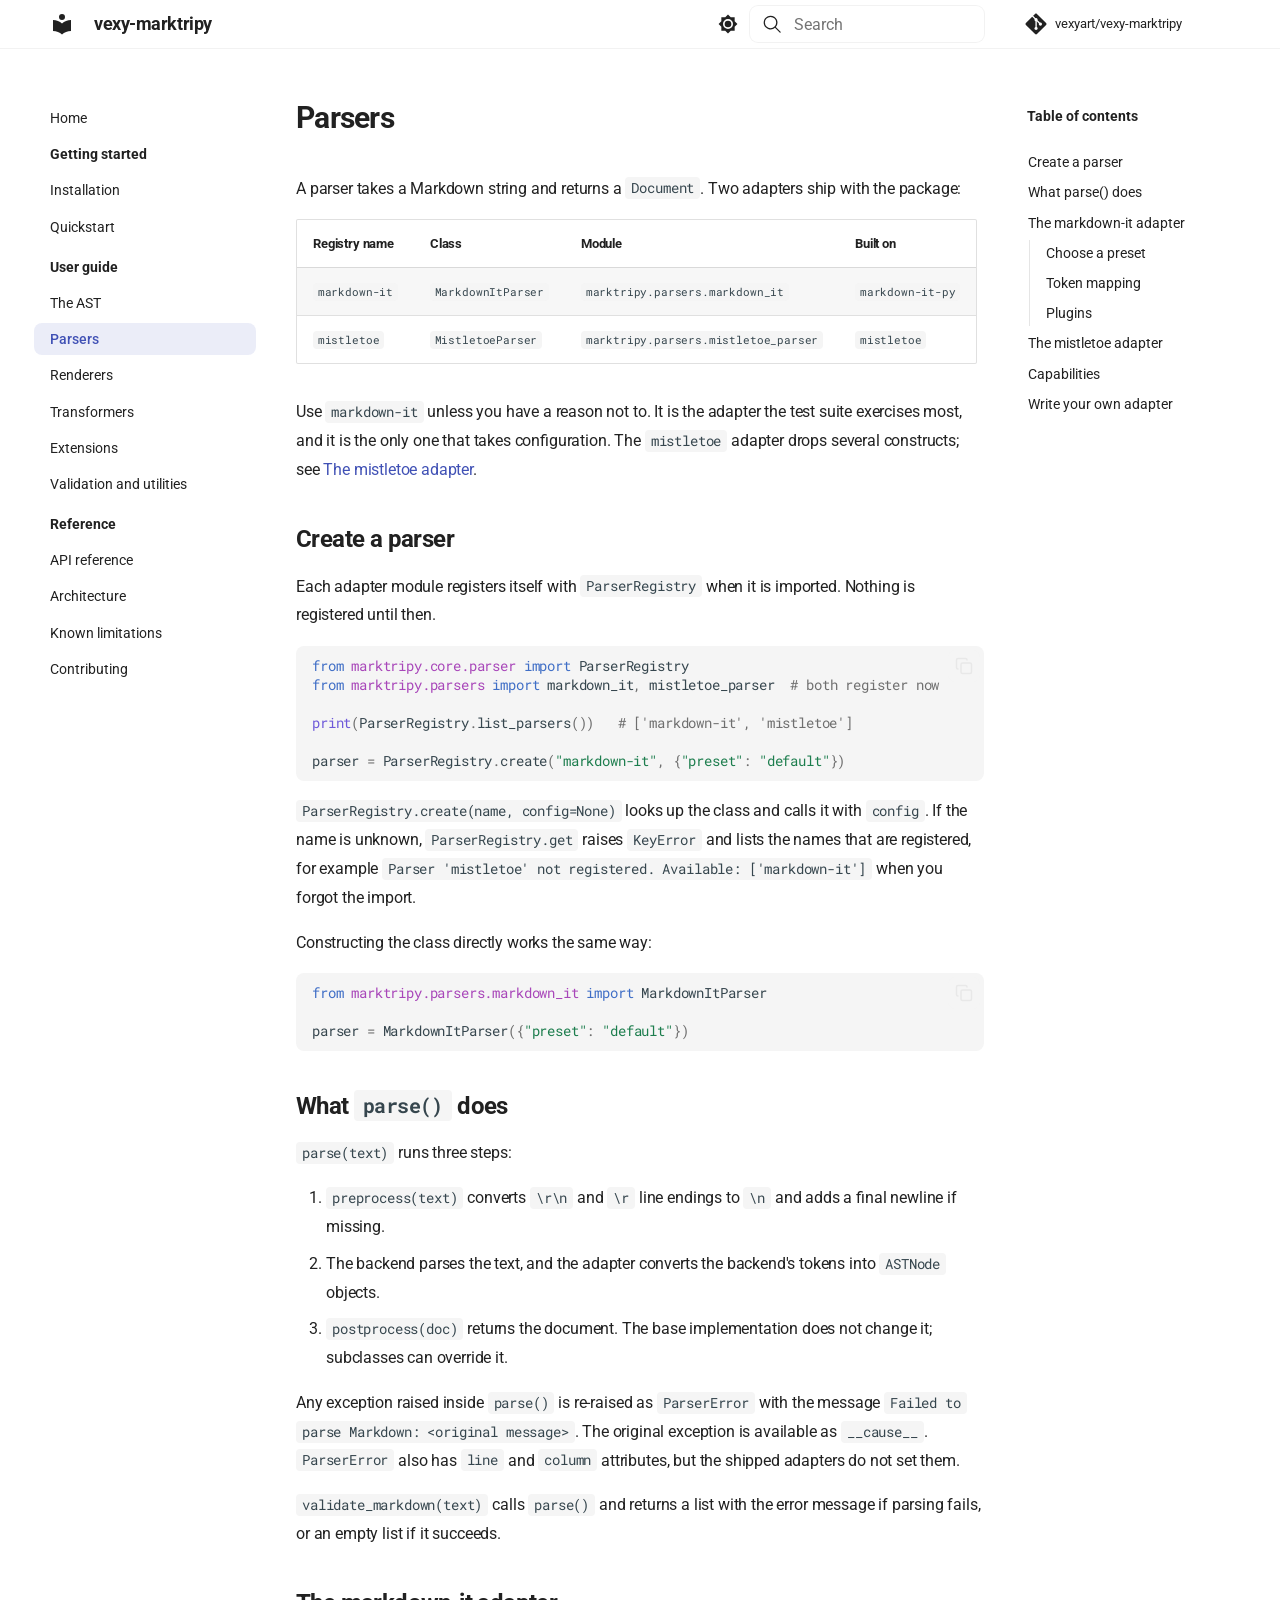
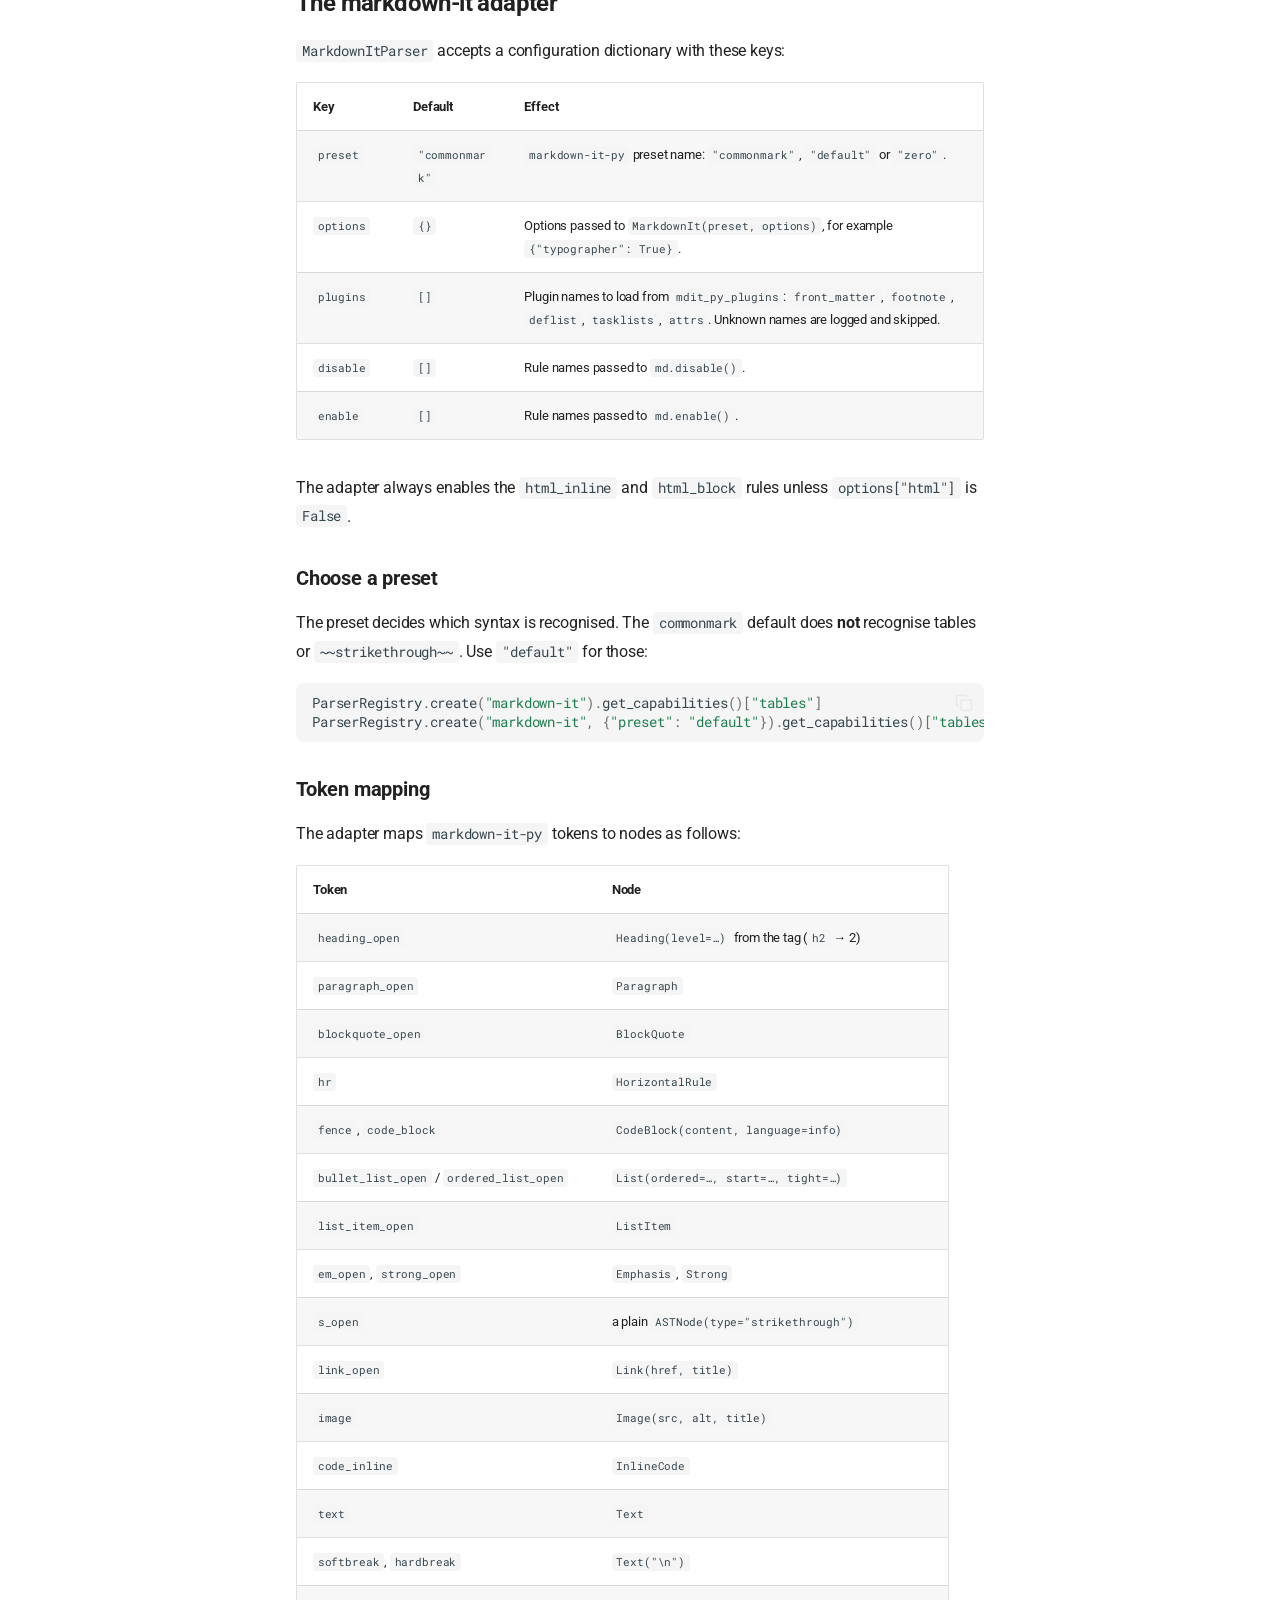
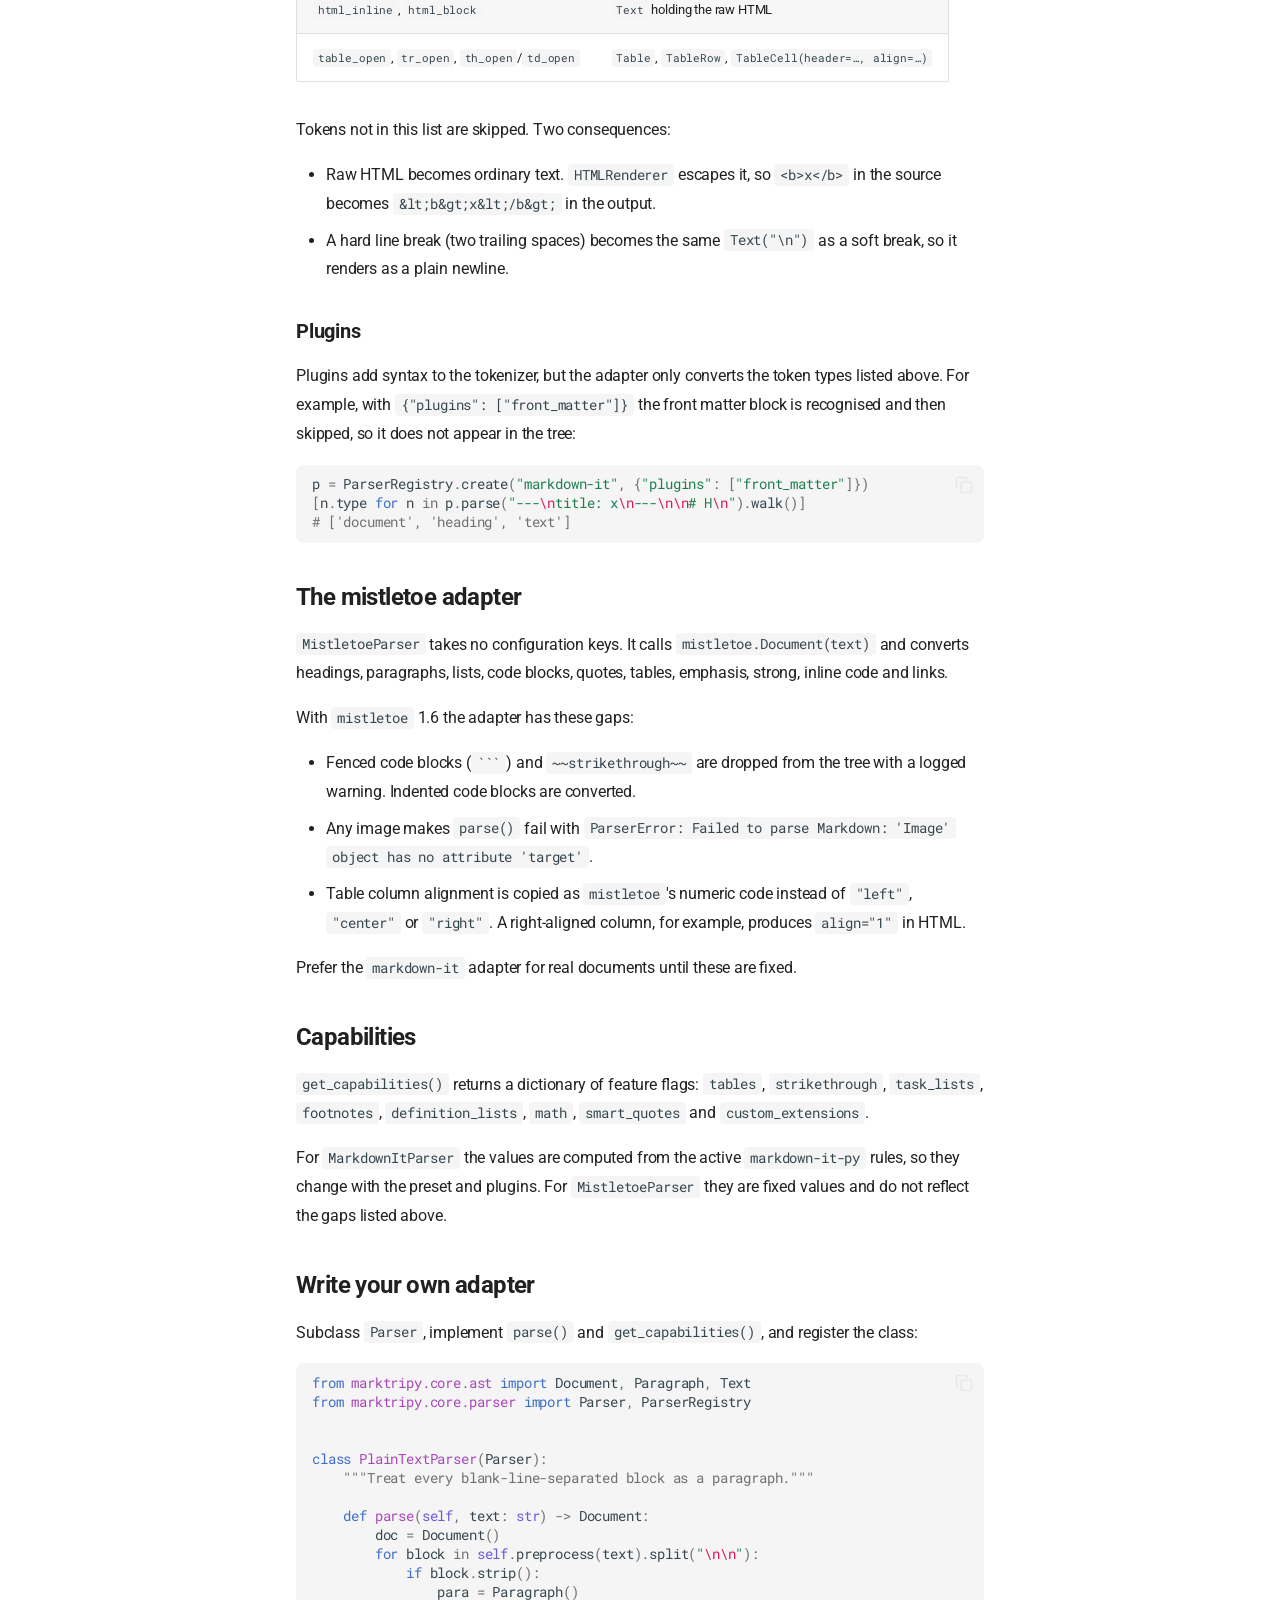
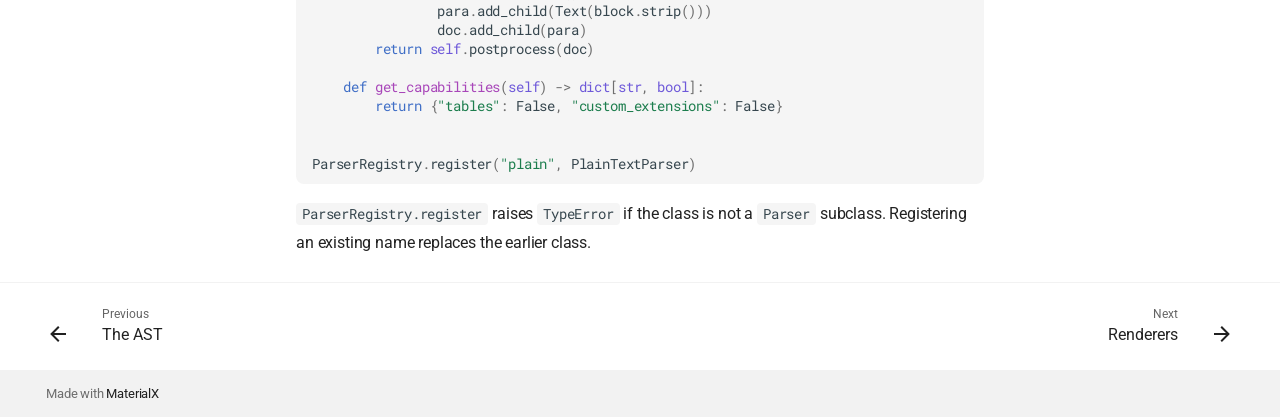
<file: docs/parsers/index.html>
<!doctype html>
<html lang="en" class="no-js">
  <head>
    
      <meta charset="utf-8">
      <meta name="viewport" content="width=device-width,initial-scale=1">
      
        <meta name="description" content="A Python package for converting Markdown to AST and back to Markdown">
      
      
      
        <link rel="canonical" href="https://vexy.dev/vexy-marktripy/parsers/">
      
      
        <link rel="prev" href="../ast/">
      
      
        <link rel="next" href="../renderers/">
      
      
        
      
      
      
      
        
        
        
          <link rel="icon" href="../assets/images/favicon.png">
        
      
      <meta name="generator" content="mkdocs-ProperDocs 1.6.7, mkdocs-materialx-10.1.8">
    
    
      
        <title>Parsers - vexy-marktripy</title>
      
    
    
      <link rel="stylesheet" href="../assets/stylesheets/main.314bbef5.min.css">
      
        
        <link rel="stylesheet" href="../assets/stylesheets/palette.a45159b5.min.css">
      
    
    

    

    
      
    
    
      
        
        
        <link rel="preconnect" href="https://fonts.gstatic.com" crossorigin>
        <link rel="stylesheet" href="https://fonts.googleapis.com/css?family=Roboto:300,300i,400,400i,700,700i%7CRoboto+Mono:400,400i,700,700i&display=fallback">
        <style>:root{--md-text-font:"Roboto";--md-code-font:"Roboto Mono"}</style>
      
    
    
    <script>__md_scope=new URL("..",location),__md_hash=e=>[...e].reduce(((e,_)=>(e<<5)-e+_.charCodeAt(0)),0),__md_get=(e,_=localStorage,t=__md_scope)=>JSON.parse(_.getItem(t.pathname+"."+e)),__md_set=(e,_,t=localStorage,a=__md_scope)=>{try{t.setItem(a.pathname+"."+e,JSON.stringify(_))}catch(e){}}</script>
    
      

    
    
  </head>
  
  
  
  
    
    
      
    
    
    
    
    <body dir="ltr" data-md-color-scheme="default" data-md-color-primary="indigo" data-md-color-accent="indigo" data-mx-topbar="glass">
  
    
    <input class="md-toggle" data-md-toggle="drawer" type="checkbox" id="__drawer" autocomplete="off">
    <input class="md-toggle" data-md-toggle="toc" type="checkbox" id="__toc" autocomplete="off">
    <input class="md-toggle" data-md-toggle="search" type="checkbox" id="__search" autocomplete="off">
    <label class="md-overlay" for="__drawer"></label>
    <label class="md-overlay" for="__toc"></label>
    <div data-md-component="skip">
      
        
        <a href="#parsers" class="md-skip">
          Skip to content
        </a>
      
    </div>
    <div data-md-component="announce">
      
    </div>
    
    
      

  

<header class="md-header md-header--shadow" data-md-component="header">
  <nav class="md-header__inner md-grid" aria-label="Header">
    <a href=".." title="vexy-marktripy" class="md-header__button md-logo" aria-label="vexy-marktripy" data-md-component="logo">
      
  
  <svg xmlns="http://www.w3.org/2000/svg" viewBox="0 0 24 24"><path d="M12 8a3 3 0 0 0 3-3 3 3 0 0 0-3-3 3 3 0 0 0-3 3 3 3 0 0 0 3 3m0 3.54C9.64 9.35 6.5 8 3 8v11c3.5 0 6.64 1.35 9 3.54 2.36-2.19 5.5-3.54 9-3.54V8c-3.5 0-6.64 1.35-9 3.54"/></svg>

    </a>
    <label class="md-header__button md-icon" for="__drawer">
      
      <svg xmlns="http://www.w3.org/2000/svg" viewBox="0 0 24 24"><path d="M3 6h18v2H3zm0 5h18v2H3zm0 5h18v2H3z"/></svg>
    </label>
    <div class="md-header__title" data-md-component="header-title">
      <div class="md-header__ellipsis">
        <div class="md-header__topic">
          <span class="md-ellipsis">
            vexy-marktripy
          </span>
        </div>
        <div class="md-header__topic" data-md-component="header-topic">
          <span class="md-ellipsis">
            
              Parsers
            
          </span>
        </div>
      </div>
    </div>
    
      
        <form class="md-header__option" data-md-component="palette">
  
    
    
    
    <input class="md-option" data-md-color-media="" data-md-color-scheme="default" data-md-color-primary="indigo" data-md-color-accent="indigo"  aria-label="Switch to dark mode"  type="radio" name="__palette" id="__palette_0">
    
      <label class="md-header__button md-icon" title="Switch to dark mode" for="__palette_1" hidden>
        <svg xmlns="http://www.w3.org/2000/svg" viewBox="0 0 24 24"><path d="M12 8a4 4 0 0 0-4 4 4 4 0 0 0 4 4 4 4 0 0 0 4-4 4 4 0 0 0-4-4m0 10a6 6 0 0 1-6-6 6 6 0 0 1 6-6 6 6 0 0 1 6 6 6 6 0 0 1-6 6m8-9.31V4h-4.69L12 .69 8.69 4H4v4.69L.69 12 4 15.31V20h4.69L12 23.31 15.31 20H20v-4.69L23.31 12z"/></svg>
      </label>
    
  
    
    
    
    <input class="md-option" data-md-color-media="" data-md-color-scheme="slate" data-md-color-primary="indigo" data-md-color-accent="indigo"  aria-label="Switch to light mode"  type="radio" name="__palette" id="__palette_1">
    
      <label class="md-header__button md-icon" title="Switch to light mode" for="__palette_0" hidden>
        <svg xmlns="http://www.w3.org/2000/svg" viewBox="0 0 24 24"><path d="M12 18c-.89 0-1.74-.2-2.5-.55C11.56 16.5 13 14.42 13 12s-1.44-4.5-3.5-5.45C10.26 6.2 11.11 6 12 6a6 6 0 0 1 6 6 6 6 0 0 1-6 6m8-9.31V4h-4.69L12 .69 8.69 4H4v4.69L.69 12 4 15.31V20h4.69L12 23.31 15.31 20H20v-4.69L23.31 12z"/></svg>
      </label>
    
  
</form>
      
    
    
      <script>var palette=__md_get("__palette");if(palette&&palette.color){if("(prefers-color-scheme)"===palette.color.media){var media=matchMedia("(prefers-color-scheme: light)"),input=document.querySelector(media.matches?"[data-md-color-media='(prefers-color-scheme: light)']":"[data-md-color-media='(prefers-color-scheme: dark)']");palette.color.media=input.getAttribute("data-md-color-media"),palette.color.scheme=input.getAttribute("data-md-color-scheme"),palette.color.primary=input.getAttribute("data-md-color-primary"),palette.color.accent=input.getAttribute("data-md-color-accent")}for(var[key,value]of Object.entries(palette.color))document.body.setAttribute("data-md-color-"+key,value)}</script>
    
    
    
      
      
        <label class="md-header__button md-icon" for="__search">
          
          <svg xmlns="http://www.w3.org/2000/svg" viewBox="0 0 24 24"><path d="M10.25 2a8.25 8.25 0 0 1 6.34 13.53l5.69 5.69a.749.749 0 0 1-.326 1.275.75.75 0 0 1-.734-.215l-5.69-5.69A8.25 8.25 0 1 1 10.25 2M3.5 10.25a6.75 6.75 0 1 0 13.5 0 6.75 6.75 0 0 0-13.5 0"/></svg>
        </label>
        <div class="md-search" data-md-component="search" role="dialog">
  <label class="md-search__overlay" for="__search"></label>
  <div class="md-search__inner" role="search">
    <form class="md-search__form" name="search">
      <input type="text" class="md-search__input" name="query" aria-label="Search" placeholder="Search" autocapitalize="off" autocorrect="off" autocomplete="off" spellcheck="false" data-md-component="search-query" required>
      <label class="md-search__icon md-icon" for="__search">
        
        <svg xmlns="http://www.w3.org/2000/svg" viewBox="0 0 24 24"><path d="M10.25 2a8.25 8.25 0 0 1 6.34 13.53l5.69 5.69a.749.749 0 0 1-.326 1.275.75.75 0 0 1-.734-.215l-5.69-5.69A8.25 8.25 0 1 1 10.25 2M3.5 10.25a6.75 6.75 0 1 0 13.5 0 6.75 6.75 0 0 0-13.5 0"/></svg>
        
        <svg xmlns="http://www.w3.org/2000/svg" viewBox="0 0 24 24"><path d="M20 11v2H8l5.5 5.5-1.42 1.42L4.16 12l7.92-7.92L13.5 5.5 8 11z"/></svg>
      </label>
      <nav class="md-search__options" aria-label="Search">
        
        <button type="reset" class="md-search__icon md-icon" title="Clear" aria-label="Clear" tabindex="-1">
          
          <svg xmlns="http://www.w3.org/2000/svg" viewBox="0 0 24 24"><path d="M19 6.41 17.59 5 12 10.59 6.41 5 5 6.41 10.59 12 5 17.59 6.41 19 12 13.41 17.59 19 19 17.59 13.41 12z"/></svg>
        </button>
      </nav>
      
    </form>
    <div class="md-search__output">
      <div class="md-search__scrollwrap" tabindex="0">
        <div class="md-search-result" data-md-component="search-result">
          <div class="md-search-result__meta">
            Initializing search
          </div>
          <ol class="md-search-result__list" role="presentation"></ol>
        </div>
      </div>
    </div>
  </div>
</div>
      
    
    
      <div class="md-header__source">
        <a href="https://github.com/vexyart/vexy-marktripy" title="Go to repository" class="md-source" data-md-component="source">
  <div class="md-source__icon md-icon">
    
    <svg xmlns="http://www.w3.org/2000/svg" viewBox="0 0 448 512"><!--! Font Awesome Free 7.1.0 by @fontawesome - https://fontawesome.com License - https://fontawesome.com/license/free (Icons: CC BY 4.0, Fonts: SIL OFL 1.1, Code: MIT License) Copyright 2025 Fonticons, Inc.--><path d="M439.6 236.1 244 40.5c-5.4-5.5-12.8-8.5-20.4-8.5s-15 3-20.4 8.4L162.5 81l51.5 51.5c27.1-9.1 52.7 16.8 43.4 43.7l49.7 49.7c34.2-11.8 61.2 31 35.5 56.7-26.5 26.5-70.2-2.9-56-37.3L240.3 199v121.9c25.3 12.5 22.3 41.8 9.1 55-6.4 6.4-15.2 10.1-24.3 10.1s-17.8-3.6-24.3-10.1c-17.6-17.6-11.1-46.9 11.2-56v-123c-20.8-8.5-24.6-30.7-18.6-45L142.6 101 8.5 235.1C3 240.6 0 247.9 0 255.5s3 15 8.5 20.4l195.6 195.7c5.4 5.4 12.7 8.4 20.4 8.4s15-3 20.4-8.4l194.7-194.7c5.4-5.4 8.4-12.8 8.4-20.4s-3-15-8.4-20.4"/></svg>
  </div>
  <div class="md-source__repository">
    vexyart/vexy-marktripy
  </div>
</a>
      </div>
    
  </nav>
  
</header>
    
    <div class="md-container" data-md-component="container">
      
      
        
          
        
      
      <main class="md-main" data-md-component="main">
        <div class="md-main__inner md-grid">
          
            
              
              <div class="md-sidebar md-sidebar--primary" data-md-component="sidebar" data-md-type="navigation" >
                <div class="md-sidebar__scrollwrap">
                  <div class="md-sidebar__inner">
                    



<nav class="md-nav md-nav--primary" aria-label="Navigation" data-md-level="0">
  <label class="md-nav__title" for="__drawer">
    <a href=".." title="vexy-marktripy" class="md-nav__button md-logo" aria-label="vexy-marktripy" data-md-component="logo">
      
  
  <svg xmlns="http://www.w3.org/2000/svg" viewBox="0 0 24 24"><path d="M12 8a3 3 0 0 0 3-3 3 3 0 0 0-3-3 3 3 0 0 0-3 3 3 3 0 0 0 3 3m0 3.54C9.64 9.35 6.5 8 3 8v11c3.5 0 6.64 1.35 9 3.54 2.36-2.19 5.5-3.54 9-3.54V8c-3.5 0-6.64 1.35-9 3.54"/></svg>

    </a>
    vexy-marktripy
  </label>
  
    <div class="md-nav__source">
      <a href="https://github.com/vexyart/vexy-marktripy" title="Go to repository" class="md-source" data-md-component="source">
  <div class="md-source__icon md-icon">
    
    <svg xmlns="http://www.w3.org/2000/svg" viewBox="0 0 448 512"><!--! Font Awesome Free 7.1.0 by @fontawesome - https://fontawesome.com License - https://fontawesome.com/license/free (Icons: CC BY 4.0, Fonts: SIL OFL 1.1, Code: MIT License) Copyright 2025 Fonticons, Inc.--><path d="M439.6 236.1 244 40.5c-5.4-5.5-12.8-8.5-20.4-8.5s-15 3-20.4 8.4L162.5 81l51.5 51.5c27.1-9.1 52.7 16.8 43.4 43.7l49.7 49.7c34.2-11.8 61.2 31 35.5 56.7-26.5 26.5-70.2-2.9-56-37.3L240.3 199v121.9c25.3 12.5 22.3 41.8 9.1 55-6.4 6.4-15.2 10.1-24.3 10.1s-17.8-3.6-24.3-10.1c-17.6-17.6-11.1-46.9 11.2-56v-123c-20.8-8.5-24.6-30.7-18.6-45L142.6 101 8.5 235.1C3 240.6 0 247.9 0 255.5s3 15 8.5 20.4l195.6 195.7c5.4 5.4 12.7 8.4 20.4 8.4s15-3 20.4-8.4l194.7-194.7c5.4-5.4 8.4-12.8 8.4-20.4s-3-15-8.4-20.4"/></svg>
  </div>
  <div class="md-source__repository">
    vexyart/vexy-marktripy
  </div>
</a>
    </div>
  
  <ul class="md-nav__list">
    
      
      
  
  
  
  
    <li class="md-nav__item">
      <a href=".." class="md-nav__link">
        
  
  
  <span class="md-ellipsis">
    
  
    Home
  

    
  </span>
  
  

      </a>
    </li>
  

    
      
      
  
  
  
  
    
    
    
    
      
        
        
      
    
    
    <li class="md-nav__item md-nav__item--section md-nav__item--nested">
      
        
        
        <input class="md-nav__toggle md-toggle " type="checkbox" id="__nav_2" >
        
          
          <label class="md-nav__link" for="__nav_2" id="__nav_2_label" tabindex="">
            
  
  
  <span class="md-ellipsis">
    
  
    Getting started
  

    
  </span>
  
  

            <span class="md-nav__icon md-icon"></span>
          </label>
        
        <nav class="md-nav" data-md-level="1" aria-labelledby="__nav_2_label" aria-expanded="false">
          <label class="md-nav__title" for="__nav_2">
            <span class="md-nav__icon md-icon"></span>
            
  
    Getting started
  

          </label>
          <ul class="md-nav__list">
            
              
                
  
  
  
  
    <li class="md-nav__item">
      <a href="../installation/" class="md-nav__link">
        
  
  
  <span class="md-ellipsis">
    
  
    Installation
  

    
  </span>
  
  

      </a>
    </li>
  

              
            
              
                
  
  
  
  
    <li class="md-nav__item">
      <a href="../quickstart/" class="md-nav__link">
        
  
  
  <span class="md-ellipsis">
    
  
    Quickstart
  

    
  </span>
  
  

      </a>
    </li>
  

              
            
          </ul>
        </nav>
      
    </li>
  

    
      
      
  
  
    
  
  
  
    
    
    
    
      
        
        
      
    
    
    <li class="md-nav__item md-nav__item--active md-nav__item--section md-nav__item--nested">
      
        
        
        <input class="md-nav__toggle md-toggle " type="checkbox" id="__nav_3" checked>
        
          
          <label class="md-nav__link" for="__nav_3" id="__nav_3_label" tabindex="">
            
  
  
  <span class="md-ellipsis">
    
  
    User guide
  

    
  </span>
  
  

            <span class="md-nav__icon md-icon"></span>
          </label>
        
        <nav class="md-nav" data-md-level="1" aria-labelledby="__nav_3_label" aria-expanded="true">
          <label class="md-nav__title" for="__nav_3">
            <span class="md-nav__icon md-icon"></span>
            
  
    User guide
  

          </label>
          <ul class="md-nav__list">
            
              
                
  
  
  
  
    <li class="md-nav__item">
      <a href="../ast/" class="md-nav__link">
        
  
  
  <span class="md-ellipsis">
    
  
    The AST
  

    
  </span>
  
  

      </a>
    </li>
  

              
            
              
                
  
  
    
  
  
  
    <li class="md-nav__item md-nav__item--active">
      
      <input class="md-nav__toggle md-toggle" type="checkbox" id="__toc">
      
      
        
      
      
        <label class="md-nav__link md-nav__link--active" for="__toc">
          
  
  
  <span class="md-ellipsis">
    
  
    Parsers
  

    
  </span>
  
  

          <span class="md-nav__icon md-icon"></span>
        </label>
      
      <a href="./" class="md-nav__link md-nav__link--active">
        
  
  
  <span class="md-ellipsis">
    
  
    Parsers
  

    
  </span>
  
  

      </a>
      
        

<nav class="md-nav md-nav--secondary" aria-label="Table of contents">
  
  
  
    
  
  
    <label class="md-nav__title" for="__toc">
      <span class="md-nav__icon md-icon"></span>
      Table of contents
    </label>
    <ul class="md-nav__list" data-md-component="toc">
      
        <li class="md-nav__item">
  <a href="#create-a-parser" class="md-nav__link">
    <span class="md-ellipsis">
      
        Create a parser
      
    </span>
  </a>
  
</li>
      
        <li class="md-nav__item">
  <a href="#what-parse-does" class="md-nav__link">
    <span class="md-ellipsis">
      
        What parse() does
      
    </span>
  </a>
  
</li>
      
        <li class="md-nav__item">
  <a href="#the-markdown-it-adapter" class="md-nav__link">
    <span class="md-ellipsis">
      
        The markdown-it adapter
      
    </span>
  </a>
  
    <nav class="md-nav" aria-label="The markdown-it adapter">
      <ul class="md-nav__list">
        
          <li class="md-nav__item">
  <a href="#choose-a-preset" class="md-nav__link">
    <span class="md-ellipsis">
      
        Choose a preset
      
    </span>
  </a>
  
</li>
        
          <li class="md-nav__item">
  <a href="#token-mapping" class="md-nav__link">
    <span class="md-ellipsis">
      
        Token mapping
      
    </span>
  </a>
  
</li>
        
          <li class="md-nav__item">
  <a href="#plugins" class="md-nav__link">
    <span class="md-ellipsis">
      
        Plugins
      
    </span>
  </a>
  
</li>
        
      </ul>
    </nav>
  
</li>
      
        <li class="md-nav__item">
  <a href="#the-mistletoe-adapter" class="md-nav__link">
    <span class="md-ellipsis">
      
        The mistletoe adapter
      
    </span>
  </a>
  
</li>
      
        <li class="md-nav__item">
  <a href="#capabilities" class="md-nav__link">
    <span class="md-ellipsis">
      
        Capabilities
      
    </span>
  </a>
  
</li>
      
        <li class="md-nav__item">
  <a href="#write-your-own-adapter" class="md-nav__link">
    <span class="md-ellipsis">
      
        Write your own adapter
      
    </span>
  </a>
  
</li>
      
    </ul>
  
</nav>
      
    </li>
  

              
            
              
                
  
  
  
  
    <li class="md-nav__item">
      <a href="../renderers/" class="md-nav__link">
        
  
  
  <span class="md-ellipsis">
    
  
    Renderers
  

    
  </span>
  
  

      </a>
    </li>
  

              
            
              
                
  
  
  
  
    <li class="md-nav__item">
      <a href="../transformers/" class="md-nav__link">
        
  
  
  <span class="md-ellipsis">
    
  
    Transformers
  

    
  </span>
  
  

      </a>
    </li>
  

              
            
              
                
  
  
  
  
    <li class="md-nav__item">
      <a href="../extensions/" class="md-nav__link">
        
  
  
  <span class="md-ellipsis">
    
  
    Extensions
  

    
  </span>
  
  

      </a>
    </li>
  

              
            
              
                
  
  
  
  
    <li class="md-nav__item">
      <a href="../validation/" class="md-nav__link">
        
  
  
  <span class="md-ellipsis">
    
  
    Validation and utilities
  

    
  </span>
  
  

      </a>
    </li>
  

              
            
          </ul>
        </nav>
      
    </li>
  

    
      
      
  
  
  
  
    
    
    
    
      
        
        
      
    
    
    <li class="md-nav__item md-nav__item--section md-nav__item--nested">
      
        
        
        <input class="md-nav__toggle md-toggle " type="checkbox" id="__nav_4" >
        
          
          <label class="md-nav__link" for="__nav_4" id="__nav_4_label" tabindex="">
            
  
  
  <span class="md-ellipsis">
    
  
    Reference
  

    
  </span>
  
  

            <span class="md-nav__icon md-icon"></span>
          </label>
        
        <nav class="md-nav" data-md-level="1" aria-labelledby="__nav_4_label" aria-expanded="false">
          <label class="md-nav__title" for="__nav_4">
            <span class="md-nav__icon md-icon"></span>
            
  
    Reference
  

          </label>
          <ul class="md-nav__list">
            
              
                
  
  
  
  
    <li class="md-nav__item">
      <a href="../api/" class="md-nav__link">
        
  
  
  <span class="md-ellipsis">
    
  
    API reference
  

    
  </span>
  
  

      </a>
    </li>
  

              
            
              
                
  
  
  
  
    <li class="md-nav__item">
      <a href="../architecture/" class="md-nav__link">
        
  
  
  <span class="md-ellipsis">
    
  
    Architecture
  

    
  </span>
  
  

      </a>
    </li>
  

              
            
              
                
  
  
  
  
    <li class="md-nav__item">
      <a href="../limitations/" class="md-nav__link">
        
  
  
  <span class="md-ellipsis">
    
  
    Known limitations
  

    
  </span>
  
  

      </a>
    </li>
  

              
            
              
                
  
  
  
  
    <li class="md-nav__item">
      <a href="../contributing/" class="md-nav__link">
        
  
  
  <span class="md-ellipsis">
    
  
    Contributing
  

    
  </span>
  
  

      </a>
    </li>
  

              
            
          </ul>
        </nav>
      
    </li>
  

    
  </ul>
</nav>
                  </div>
                </div>
              </div>
            
            
              
              <div class="md-sidebar md-sidebar--secondary" data-md-component="sidebar" data-md-type="toc" >
                <div class="md-sidebar__scrollwrap">
                  <div class="md-sidebar__inner">
                    

<nav class="md-nav md-nav--secondary" aria-label="Table of contents">
  
  
  
    
  
  
    <label class="md-nav__title" for="__toc">
      <span class="md-nav__icon md-icon"></span>
      Table of contents
    </label>
    <ul class="md-nav__list" data-md-component="toc">
      
        <li class="md-nav__item">
  <a href="#create-a-parser" class="md-nav__link">
    <span class="md-ellipsis">
      
        Create a parser
      
    </span>
  </a>
  
</li>
      
        <li class="md-nav__item">
  <a href="#what-parse-does" class="md-nav__link">
    <span class="md-ellipsis">
      
        What parse() does
      
    </span>
  </a>
  
</li>
      
        <li class="md-nav__item">
  <a href="#the-markdown-it-adapter" class="md-nav__link">
    <span class="md-ellipsis">
      
        The markdown-it adapter
      
    </span>
  </a>
  
    <nav class="md-nav" aria-label="The markdown-it adapter">
      <ul class="md-nav__list">
        
          <li class="md-nav__item">
  <a href="#choose-a-preset" class="md-nav__link">
    <span class="md-ellipsis">
      
        Choose a preset
      
    </span>
  </a>
  
</li>
        
          <li class="md-nav__item">
  <a href="#token-mapping" class="md-nav__link">
    <span class="md-ellipsis">
      
        Token mapping
      
    </span>
  </a>
  
</li>
        
          <li class="md-nav__item">
  <a href="#plugins" class="md-nav__link">
    <span class="md-ellipsis">
      
        Plugins
      
    </span>
  </a>
  
</li>
        
      </ul>
    </nav>
  
</li>
      
        <li class="md-nav__item">
  <a href="#the-mistletoe-adapter" class="md-nav__link">
    <span class="md-ellipsis">
      
        The mistletoe adapter
      
    </span>
  </a>
  
</li>
      
        <li class="md-nav__item">
  <a href="#capabilities" class="md-nav__link">
    <span class="md-ellipsis">
      
        Capabilities
      
    </span>
  </a>
  
</li>
      
        <li class="md-nav__item">
  <a href="#write-your-own-adapter" class="md-nav__link">
    <span class="md-ellipsis">
      
        Write your own adapter
      
    </span>
  </a>
  
</li>
      
    </ul>
  
</nav>
                  </div>
                </div>
              </div>
            
          
          
            <div class="md-content" data-md-component="content">
              
              <article class="md-content__inner md-typeset">
                
                  
  
  


<h1 id="parsers">Parsers<a class="headerlink" href="#parsers" title="Permanent link">&para;</a></h1>
<p>A parser takes a Markdown string and returns a <code>Document</code>. Two adapters ship with the package:</p>
<table>
<thead>
<tr>
<th>Registry name</th>
<th>Class</th>
<th>Module</th>
<th>Built on</th>
</tr>
</thead>
<tbody>
<tr>
<td><code>markdown-it</code></td>
<td><code>MarkdownItParser</code></td>
<td><code>marktripy.parsers.markdown_it</code></td>
<td><code>markdown-it-py</code></td>
</tr>
<tr>
<td><code>mistletoe</code></td>
<td><code>MistletoeParser</code></td>
<td><code>marktripy.parsers.mistletoe_parser</code></td>
<td><code>mistletoe</code></td>
</tr>
</tbody>
</table>
<p>Use <code>markdown-it</code> unless you have a reason not to. It is the adapter the test suite exercises most, and it is the only one that takes configuration. The <code>mistletoe</code> adapter drops several constructs; see <a href="#the-mistletoe-adapter">The mistletoe adapter</a>.</p>
<h2 id="create-a-parser">Create a parser<a class="headerlink" href="#create-a-parser" title="Permanent link">&para;</a></h2>
<p>Each adapter module registers itself with <code>ParserRegistry</code> when it is imported. Nothing is registered until then.</p>
<div class="highlight"><pre><span></span><code><a id="__codelineno-0-1" name="__codelineno-0-1" href="#__codelineno-0-1"></a><span class="kn">from</span><span class="w"> </span><span class="nn">marktripy.core.parser</span><span class="w"> </span><span class="kn">import</span> <span class="n">ParserRegistry</span>
<a id="__codelineno-0-2" name="__codelineno-0-2" href="#__codelineno-0-2"></a><span class="kn">from</span><span class="w"> </span><span class="nn">marktripy.parsers</span><span class="w"> </span><span class="kn">import</span> <span class="n">markdown_it</span><span class="p">,</span> <span class="n">mistletoe_parser</span>  <span class="c1"># both register now</span>
<a id="__codelineno-0-3" name="__codelineno-0-3" href="#__codelineno-0-3"></a>
<a id="__codelineno-0-4" name="__codelineno-0-4" href="#__codelineno-0-4"></a><span class="nb">print</span><span class="p">(</span><span class="n">ParserRegistry</span><span class="o">.</span><span class="n">list_parsers</span><span class="p">())</span>   <span class="c1"># ['markdown-it', 'mistletoe']</span>
<a id="__codelineno-0-5" name="__codelineno-0-5" href="#__codelineno-0-5"></a>
<a id="__codelineno-0-6" name="__codelineno-0-6" href="#__codelineno-0-6"></a><span class="n">parser</span> <span class="o">=</span> <span class="n">ParserRegistry</span><span class="o">.</span><span class="n">create</span><span class="p">(</span><span class="s2">"markdown-it"</span><span class="p">,</span> <span class="p">{</span><span class="s2">"preset"</span><span class="p">:</span> <span class="s2">"default"</span><span class="p">})</span>
</code></pre></div>
<p><code>ParserRegistry.create(name, config=None)</code> looks up the class and calls it with <code>config</code>. If the name is unknown, <code>ParserRegistry.get</code> raises <code>KeyError</code> and lists the names that are registered, for example <code>Parser 'mistletoe' not registered. Available: ['markdown-it']</code> when you forgot the import.</p>
<p>Constructing the class directly works the same way:</p>
<div class="highlight"><pre><span></span><code><a id="__codelineno-1-1" name="__codelineno-1-1" href="#__codelineno-1-1"></a><span class="kn">from</span><span class="w"> </span><span class="nn">marktripy.parsers.markdown_it</span><span class="w"> </span><span class="kn">import</span> <span class="n">MarkdownItParser</span>
<a id="__codelineno-1-2" name="__codelineno-1-2" href="#__codelineno-1-2"></a>
<a id="__codelineno-1-3" name="__codelineno-1-3" href="#__codelineno-1-3"></a><span class="n">parser</span> <span class="o">=</span> <span class="n">MarkdownItParser</span><span class="p">({</span><span class="s2">"preset"</span><span class="p">:</span> <span class="s2">"default"</span><span class="p">})</span>
</code></pre></div>
<h2 id="what-parse-does">What <code>parse()</code> does<a class="headerlink" href="#what-parse-does" title="Permanent link">&para;</a></h2>
<p><code>parse(text)</code> runs three steps:</p>
<ol>
<li><code>preprocess(text)</code> converts <code>\r\n</code> and <code>\r</code> line endings to <code>\n</code> and adds a final newline if missing.</li>
<li>The backend parses the text, and the adapter converts the backend's tokens into <code>ASTNode</code> objects.</li>
<li><code>postprocess(doc)</code> returns the document. The base implementation does not change it; subclasses can override it.</li>
</ol>
<p>Any exception raised inside <code>parse()</code> is re-raised as <code>ParserError</code> with the message <code>Failed to parse Markdown: &lt;original message&gt;</code>. The original exception is available as <code>__cause__</code>. <code>ParserError</code> also has <code>line</code> and <code>column</code> attributes, but the shipped adapters do not set them.</p>
<p><code>validate_markdown(text)</code> calls <code>parse()</code> and returns a list with the error message if parsing fails, or an empty list if it succeeds.</p>
<h2 id="the-markdown-it-adapter">The markdown-it adapter<a class="headerlink" href="#the-markdown-it-adapter" title="Permanent link">&para;</a></h2>
<p><code>MarkdownItParser</code> accepts a configuration dictionary with these keys:</p>
<table>
<thead>
<tr>
<th>Key</th>
<th>Default</th>
<th>Effect</th>
</tr>
</thead>
<tbody>
<tr>
<td><code>preset</code></td>
<td><code>"commonmark"</code></td>
<td><code>markdown-it-py</code> preset name: <code>"commonmark"</code>, <code>"default"</code> or <code>"zero"</code>.</td>
</tr>
<tr>
<td><code>options</code></td>
<td><code>{}</code></td>
<td>Options passed to <code>MarkdownIt(preset, options)</code>, for example <code>{"typographer": True}</code>.</td>
</tr>
<tr>
<td><code>plugins</code></td>
<td><code>[]</code></td>
<td>Plugin names to load from <code>mdit_py_plugins</code>: <code>front_matter</code>, <code>footnote</code>, <code>deflist</code>, <code>tasklists</code>, <code>attrs</code>. Unknown names are logged and skipped.</td>
</tr>
<tr>
<td><code>disable</code></td>
<td><code>[]</code></td>
<td>Rule names passed to <code>md.disable()</code>.</td>
</tr>
<tr>
<td><code>enable</code></td>
<td><code>[]</code></td>
<td>Rule names passed to <code>md.enable()</code>.</td>
</tr>
</tbody>
</table>
<p>The adapter always enables the <code>html_inline</code> and <code>html_block</code> rules unless <code>options["html"]</code> is <code>False</code>.</p>
<h3 id="choose-a-preset">Choose a preset<a class="headerlink" href="#choose-a-preset" title="Permanent link">&para;</a></h3>
<p>The preset decides which syntax is recognised. The <code>commonmark</code> default does <strong>not</strong> recognise tables or <code>~~strikethrough~~</code>. Use <code>"default"</code> for those:</p>
<div class="highlight"><pre><span></span><code><a id="__codelineno-2-1" name="__codelineno-2-1" href="#__codelineno-2-1"></a><span class="n">ParserRegistry</span><span class="o">.</span><span class="n">create</span><span class="p">(</span><span class="s2">"markdown-it"</span><span class="p">)</span><span class="o">.</span><span class="n">get_capabilities</span><span class="p">()[</span><span class="s2">"tables"</span><span class="p">]</span>                         <span class="c1"># False</span>
<a id="__codelineno-2-2" name="__codelineno-2-2" href="#__codelineno-2-2"></a><span class="n">ParserRegistry</span><span class="o">.</span><span class="n">create</span><span class="p">(</span><span class="s2">"markdown-it"</span><span class="p">,</span> <span class="p">{</span><span class="s2">"preset"</span><span class="p">:</span> <span class="s2">"default"</span><span class="p">})</span><span class="o">.</span><span class="n">get_capabilities</span><span class="p">()[</span><span class="s2">"tables"</span><span class="p">]</span>  <span class="c1"># True</span>
</code></pre></div>
<h3 id="token-mapping">Token mapping<a class="headerlink" href="#token-mapping" title="Permanent link">&para;</a></h3>
<p>The adapter maps <code>markdown-it-py</code> tokens to nodes as follows:</p>
<table>
<thead>
<tr>
<th>Token</th>
<th>Node</th>
</tr>
</thead>
<tbody>
<tr>
<td><code>heading_open</code></td>
<td><code>Heading(level=…)</code> from the tag (<code>h2</code> → 2)</td>
</tr>
<tr>
<td><code>paragraph_open</code></td>
<td><code>Paragraph</code></td>
</tr>
<tr>
<td><code>blockquote_open</code></td>
<td><code>BlockQuote</code></td>
</tr>
<tr>
<td><code>hr</code></td>
<td><code>HorizontalRule</code></td>
</tr>
<tr>
<td><code>fence</code>, <code>code_block</code></td>
<td><code>CodeBlock(content, language=info)</code></td>
</tr>
<tr>
<td><code>bullet_list_open</code> / <code>ordered_list_open</code></td>
<td><code>List(ordered=…, start=…, tight=…)</code></td>
</tr>
<tr>
<td><code>list_item_open</code></td>
<td><code>ListItem</code></td>
</tr>
<tr>
<td><code>em_open</code>, <code>strong_open</code></td>
<td><code>Emphasis</code>, <code>Strong</code></td>
</tr>
<tr>
<td><code>s_open</code></td>
<td>a plain <code>ASTNode(type="strikethrough")</code></td>
</tr>
<tr>
<td><code>link_open</code></td>
<td><code>Link(href, title)</code></td>
</tr>
<tr>
<td><code>image</code></td>
<td><code>Image(src, alt, title)</code></td>
</tr>
<tr>
<td><code>code_inline</code></td>
<td><code>InlineCode</code></td>
</tr>
<tr>
<td><code>text</code></td>
<td><code>Text</code></td>
</tr>
<tr>
<td><code>softbreak</code>, <code>hardbreak</code></td>
<td><code>Text("\n")</code></td>
</tr>
<tr>
<td><code>html_inline</code>, <code>html_block</code></td>
<td><code>Text</code> holding the raw HTML</td>
</tr>
<tr>
<td><code>table_open</code>, <code>tr_open</code>, <code>th_open</code>/<code>td_open</code></td>
<td><code>Table</code>, <code>TableRow</code>, <code>TableCell(header=…, align=…)</code></td>
</tr>
</tbody>
</table>
<p>Tokens not in this list are skipped. Two consequences:</p>
<ul>
<li>Raw HTML becomes ordinary text. <code>HTMLRenderer</code> escapes it, so <code>&lt;b&gt;x&lt;/b&gt;</code> in the source becomes <code>&amp;lt;b&amp;gt;x&amp;lt;/b&amp;gt;</code> in the output.</li>
<li>A hard line break (two trailing spaces) becomes the same <code>Text("\n")</code> as a soft break, so it renders as a plain newline.</li>
</ul>
<h3 id="plugins">Plugins<a class="headerlink" href="#plugins" title="Permanent link">&para;</a></h3>
<p>Plugins add syntax to the tokenizer, but the adapter only converts the token types listed above. For example, with <code>{"plugins": ["front_matter"]}</code> the front matter block is recognised and then skipped, so it does not appear in the tree:</p>
<div class="highlight"><pre><span></span><code><a id="__codelineno-3-1" name="__codelineno-3-1" href="#__codelineno-3-1"></a><span class="n">p</span> <span class="o">=</span> <span class="n">ParserRegistry</span><span class="o">.</span><span class="n">create</span><span class="p">(</span><span class="s2">"markdown-it"</span><span class="p">,</span> <span class="p">{</span><span class="s2">"plugins"</span><span class="p">:</span> <span class="p">[</span><span class="s2">"front_matter"</span><span class="p">]})</span>
<a id="__codelineno-3-2" name="__codelineno-3-2" href="#__codelineno-3-2"></a><span class="p">[</span><span class="n">n</span><span class="o">.</span><span class="n">type</span> <span class="k">for</span> <span class="n">n</span> <span class="ow">in</span> <span class="n">p</span><span class="o">.</span><span class="n">parse</span><span class="p">(</span><span class="s2">"---</span><span class="se">\n</span><span class="s2">title: x</span><span class="se">\n</span><span class="s2">---</span><span class="se">\n\n</span><span class="s2"># H</span><span class="se">\n</span><span class="s2">"</span><span class="p">)</span><span class="o">.</span><span class="n">walk</span><span class="p">()]</span>
<a id="__codelineno-3-3" name="__codelineno-3-3" href="#__codelineno-3-3"></a><span class="c1"># ['document', 'heading', 'text']</span>
</code></pre></div>
<h2 id="the-mistletoe-adapter">The mistletoe adapter<a class="headerlink" href="#the-mistletoe-adapter" title="Permanent link">&para;</a></h2>
<p><code>MistletoeParser</code> takes no configuration keys. It calls <code>mistletoe.Document(text)</code> and converts headings, paragraphs, lists, code blocks, quotes, tables, emphasis, strong, inline code and links.</p>
<p>With <code>mistletoe</code> 1.6 the adapter has these gaps:</p>
<ul>
<li>Fenced code blocks (<code>```</code>) and <code>~~strikethrough~~</code> are dropped from the tree with a logged warning. Indented code blocks are converted.</li>
<li>Any image makes <code>parse()</code> fail with <code>ParserError: Failed to parse Markdown: 'Image' object has no attribute 'target'</code>.</li>
<li>Table column alignment is copied as <code>mistletoe</code>'s numeric code instead of <code>"left"</code>, <code>"center"</code> or <code>"right"</code>. A right-aligned column, for example, produces <code>align="1"</code> in HTML.</li>
</ul>
<p>Prefer the <code>markdown-it</code> adapter for real documents until these are fixed.</p>
<h2 id="capabilities">Capabilities<a class="headerlink" href="#capabilities" title="Permanent link">&para;</a></h2>
<p><code>get_capabilities()</code> returns a dictionary of feature flags: <code>tables</code>, <code>strikethrough</code>, <code>task_lists</code>, <code>footnotes</code>, <code>definition_lists</code>, <code>math</code>, <code>smart_quotes</code> and <code>custom_extensions</code>.</p>
<p>For <code>MarkdownItParser</code> the values are computed from the active <code>markdown-it-py</code> rules, so they change with the preset and plugins. For <code>MistletoeParser</code> they are fixed values and do not reflect the gaps listed above.</p>
<h2 id="write-your-own-adapter">Write your own adapter<a class="headerlink" href="#write-your-own-adapter" title="Permanent link">&para;</a></h2>
<p>Subclass <code>Parser</code>, implement <code>parse()</code> and <code>get_capabilities()</code>, and register the class:</p>
<div class="highlight"><pre><span></span><code><a id="__codelineno-4-1" name="__codelineno-4-1" href="#__codelineno-4-1"></a><span class="kn">from</span><span class="w"> </span><span class="nn">marktripy.core.ast</span><span class="w"> </span><span class="kn">import</span> <span class="n">Document</span><span class="p">,</span> <span class="n">Paragraph</span><span class="p">,</span> <span class="n">Text</span>
<a id="__codelineno-4-2" name="__codelineno-4-2" href="#__codelineno-4-2"></a><span class="kn">from</span><span class="w"> </span><span class="nn">marktripy.core.parser</span><span class="w"> </span><span class="kn">import</span> <span class="n">Parser</span><span class="p">,</span> <span class="n">ParserRegistry</span>
<a id="__codelineno-4-3" name="__codelineno-4-3" href="#__codelineno-4-3"></a>
<a id="__codelineno-4-4" name="__codelineno-4-4" href="#__codelineno-4-4"></a>
<a id="__codelineno-4-5" name="__codelineno-4-5" href="#__codelineno-4-5"></a><span class="k">class</span><span class="w"> </span><span class="nc">PlainTextParser</span><span class="p">(</span><span class="n">Parser</span><span class="p">):</span>
<a id="__codelineno-4-6" name="__codelineno-4-6" href="#__codelineno-4-6"></a><span class="w">    </span><span class="sd">"""Treat every blank-line-separated block as a paragraph."""</span>
<a id="__codelineno-4-7" name="__codelineno-4-7" href="#__codelineno-4-7"></a>
<a id="__codelineno-4-8" name="__codelineno-4-8" href="#__codelineno-4-8"></a>    <span class="k">def</span><span class="w"> </span><span class="nf">parse</span><span class="p">(</span><span class="bp">self</span><span class="p">,</span> <span class="n">text</span><span class="p">:</span> <span class="nb">str</span><span class="p">)</span> <span class="o">-&gt;</span> <span class="n">Document</span><span class="p">:</span>
<a id="__codelineno-4-9" name="__codelineno-4-9" href="#__codelineno-4-9"></a>        <span class="n">doc</span> <span class="o">=</span> <span class="n">Document</span><span class="p">()</span>
<a id="__codelineno-4-10" name="__codelineno-4-10" href="#__codelineno-4-10"></a>        <span class="k">for</span> <span class="n">block</span> <span class="ow">in</span> <span class="bp">self</span><span class="o">.</span><span class="n">preprocess</span><span class="p">(</span><span class="n">text</span><span class="p">)</span><span class="o">.</span><span class="n">split</span><span class="p">(</span><span class="s2">"</span><span class="se">\n\n</span><span class="s2">"</span><span class="p">):</span>
<a id="__codelineno-4-11" name="__codelineno-4-11" href="#__codelineno-4-11"></a>            <span class="k">if</span> <span class="n">block</span><span class="o">.</span><span class="n">strip</span><span class="p">():</span>
<a id="__codelineno-4-12" name="__codelineno-4-12" href="#__codelineno-4-12"></a>                <span class="n">para</span> <span class="o">=</span> <span class="n">Paragraph</span><span class="p">()</span>
<a id="__codelineno-4-13" name="__codelineno-4-13" href="#__codelineno-4-13"></a>                <span class="n">para</span><span class="o">.</span><span class="n">add_child</span><span class="p">(</span><span class="n">Text</span><span class="p">(</span><span class="n">block</span><span class="o">.</span><span class="n">strip</span><span class="p">()))</span>
<a id="__codelineno-4-14" name="__codelineno-4-14" href="#__codelineno-4-14"></a>                <span class="n">doc</span><span class="o">.</span><span class="n">add_child</span><span class="p">(</span><span class="n">para</span><span class="p">)</span>
<a id="__codelineno-4-15" name="__codelineno-4-15" href="#__codelineno-4-15"></a>        <span class="k">return</span> <span class="bp">self</span><span class="o">.</span><span class="n">postprocess</span><span class="p">(</span><span class="n">doc</span><span class="p">)</span>
<a id="__codelineno-4-16" name="__codelineno-4-16" href="#__codelineno-4-16"></a>
<a id="__codelineno-4-17" name="__codelineno-4-17" href="#__codelineno-4-17"></a>    <span class="k">def</span><span class="w"> </span><span class="nf">get_capabilities</span><span class="p">(</span><span class="bp">self</span><span class="p">)</span> <span class="o">-&gt;</span> <span class="nb">dict</span><span class="p">[</span><span class="nb">str</span><span class="p">,</span> <span class="nb">bool</span><span class="p">]:</span>
<a id="__codelineno-4-18" name="__codelineno-4-18" href="#__codelineno-4-18"></a>        <span class="k">return</span> <span class="p">{</span><span class="s2">"tables"</span><span class="p">:</span> <span class="kc">False</span><span class="p">,</span> <span class="s2">"custom_extensions"</span><span class="p">:</span> <span class="kc">False</span><span class="p">}</span>
<a id="__codelineno-4-19" name="__codelineno-4-19" href="#__codelineno-4-19"></a>
<a id="__codelineno-4-20" name="__codelineno-4-20" href="#__codelineno-4-20"></a>
<a id="__codelineno-4-21" name="__codelineno-4-21" href="#__codelineno-4-21"></a><span class="n">ParserRegistry</span><span class="o">.</span><span class="n">register</span><span class="p">(</span><span class="s2">"plain"</span><span class="p">,</span> <span class="n">PlainTextParser</span><span class="p">)</span>
</code></pre></div>
<p><code>ParserRegistry.register</code> raises <code>TypeError</code> if the class is not a <code>Parser</code> subclass. Registering an existing name replaces the earlier class.</p>












                
              </article>
            </div>
          
          
<script>var target=document.getElementById(location.hash.slice(1));target&&target.name&&(target.checked=target.name.startsWith("__tabbed_"))</script>
        </div>
          <div class="md-top" data-md-component="top" hidden>
  <div class="md-top__center">
    <button type="button" class="md-top__button md-top__button--main" data-md-action="top">
      
      <svg xmlns="http://www.w3.org/2000/svg" viewBox="0 0 24 24"><path d="M13 20h-2V8l-5.5 5.5-1.42-1.42L12 4.16l7.92 7.92-1.42 1.42L13 8z"/></svg>
      <span>Back to top</span>
    </button>
    
      
      
      <label class="md-top__button md-top__side md-top__side--nav" for="__drawer" >
        <svg xmlns="http://www.w3.org/2000/svg" fill="none" stroke="currentColor" stroke-linecap="round" stroke-linejoin="round" stroke-width="2" class="lucide lucide-panel-left" viewBox="0 0 24 24"><rect width="18" height="18" x="3" y="3" rx="2"/><path d="M9 3v18"/></svg>
      </label>
    
    
      
      
      <label class="md-top__button md-top__side md-top__side--toc" for="__toc" >
        <svg xmlns="http://www.w3.org/2000/svg" fill="none" stroke="currentColor" stroke-linecap="round" stroke-linejoin="round" stroke-width="2" class="lucide lucide-panel-right" viewBox="0 0 24 24"><rect width="18" height="18" x="3" y="3" rx="2"/><path d="M15 3v18"/></svg>
      </label>
    
  </div>
</div>
      </main>
      
        <footer class="md-footer">
  
    
      
      <nav class="md-footer__inner md-grid" aria-label="Footer" >
        
          
          <a href="../ast/" class="md-footer__link md-footer__link--prev" aria-label="Previous: The AST">
            <div class="md-footer__button md-icon">
              
              <svg xmlns="http://www.w3.org/2000/svg" viewBox="0 0 24 24"><path d="M20 11v2H8l5.5 5.5-1.42 1.42L4.16 12l7.92-7.92L13.5 5.5 8 11z"/></svg>
            </div>
            <div class="md-footer__title">
              <span class="md-footer__direction">
                Previous
              </span>
              <div class="md-ellipsis">
                The AST
              </div>
            </div>
          </a>
        
        
          
          <a href="../renderers/" class="md-footer__link md-footer__link--next" aria-label="Next: Renderers">
            <div class="md-footer__title">
              <span class="md-footer__direction">
                Next
              </span>
              <div class="md-ellipsis">
                Renderers
              </div>
            </div>
            <div class="md-footer__button md-icon">
              
              <svg xmlns="http://www.w3.org/2000/svg" viewBox="0 0 24 24"><path d="M4 11v2h12l-5.5 5.5 1.42 1.42L19.84 12l-7.92-7.92L10.5 5.5 16 11z"/></svg>
            </div>
          </a>
        
      </nav>
    
  
  <div class="md-footer-meta md-typeset">
    <div class="md-footer-meta__inner md-grid">
      <div class="md-copyright">
  
  
    Made with
    <a href="https://jaywhj.github.io/mkdocs-materialx/" target="_blank" rel="noopener">
      MaterialX
    </a>
  
</div>
      
    </div>
  </div>
</footer>
      
    </div>
    <div class="md-dialog" data-md-component="dialog">
      <div class="md-dialog__inner md-typeset"></div>
    </div>
    
    
    
      
      
      <script id="__config" type="application/json">{"annotate": null, "base": "..", "code": null, "features": ["navigation.sections", "navigation.top", "navigation.footer", "toc.follow", "search.highlight", "content.code.copy", "content.code.annotate"], "search": "../assets/javascripts/workers/search.2c215733.min.js", "tags": null, "translations": {"clipboard.copied": "Copied to clipboard", "clipboard.copy": "Copy to clipboard", "code.collapse": "Collapse", "code.download": "Download", "code.expand": "Expand remaining # lines", "code.select": "Toggle line selection", "search.result.more.one": "1 more on this page", "search.result.more.other": "# more on this page", "search.result.none": "No matching documents", "search.result.one": "1 matching document", "search.result.other": "# matching documents", "search.result.placeholder": "Type to start searching", "search.result.term.missing": "Missing", "select.version": "Select version"}, "version": null}</script>
    
    
      <script src="../assets/javascripts/bundle.fc193f93.min.js"></script>
      
    
  </body>
</html>
</file>
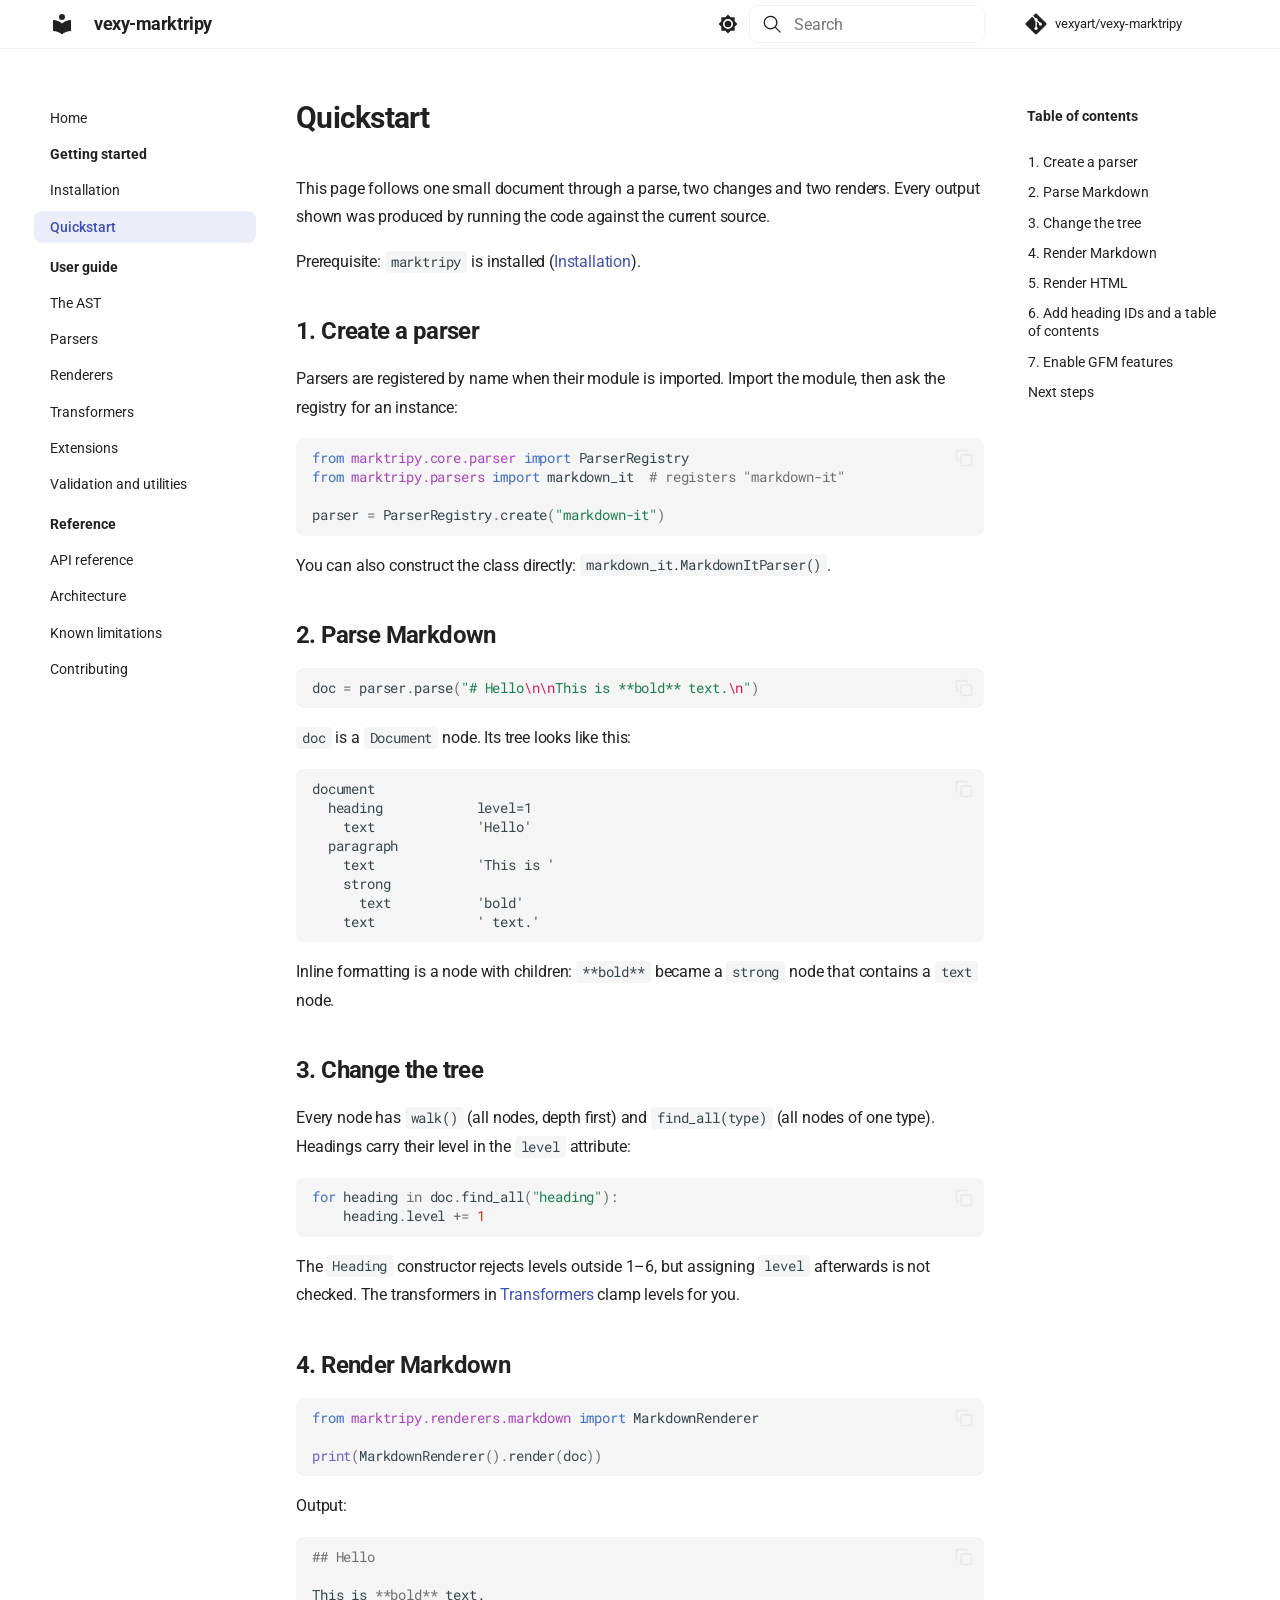
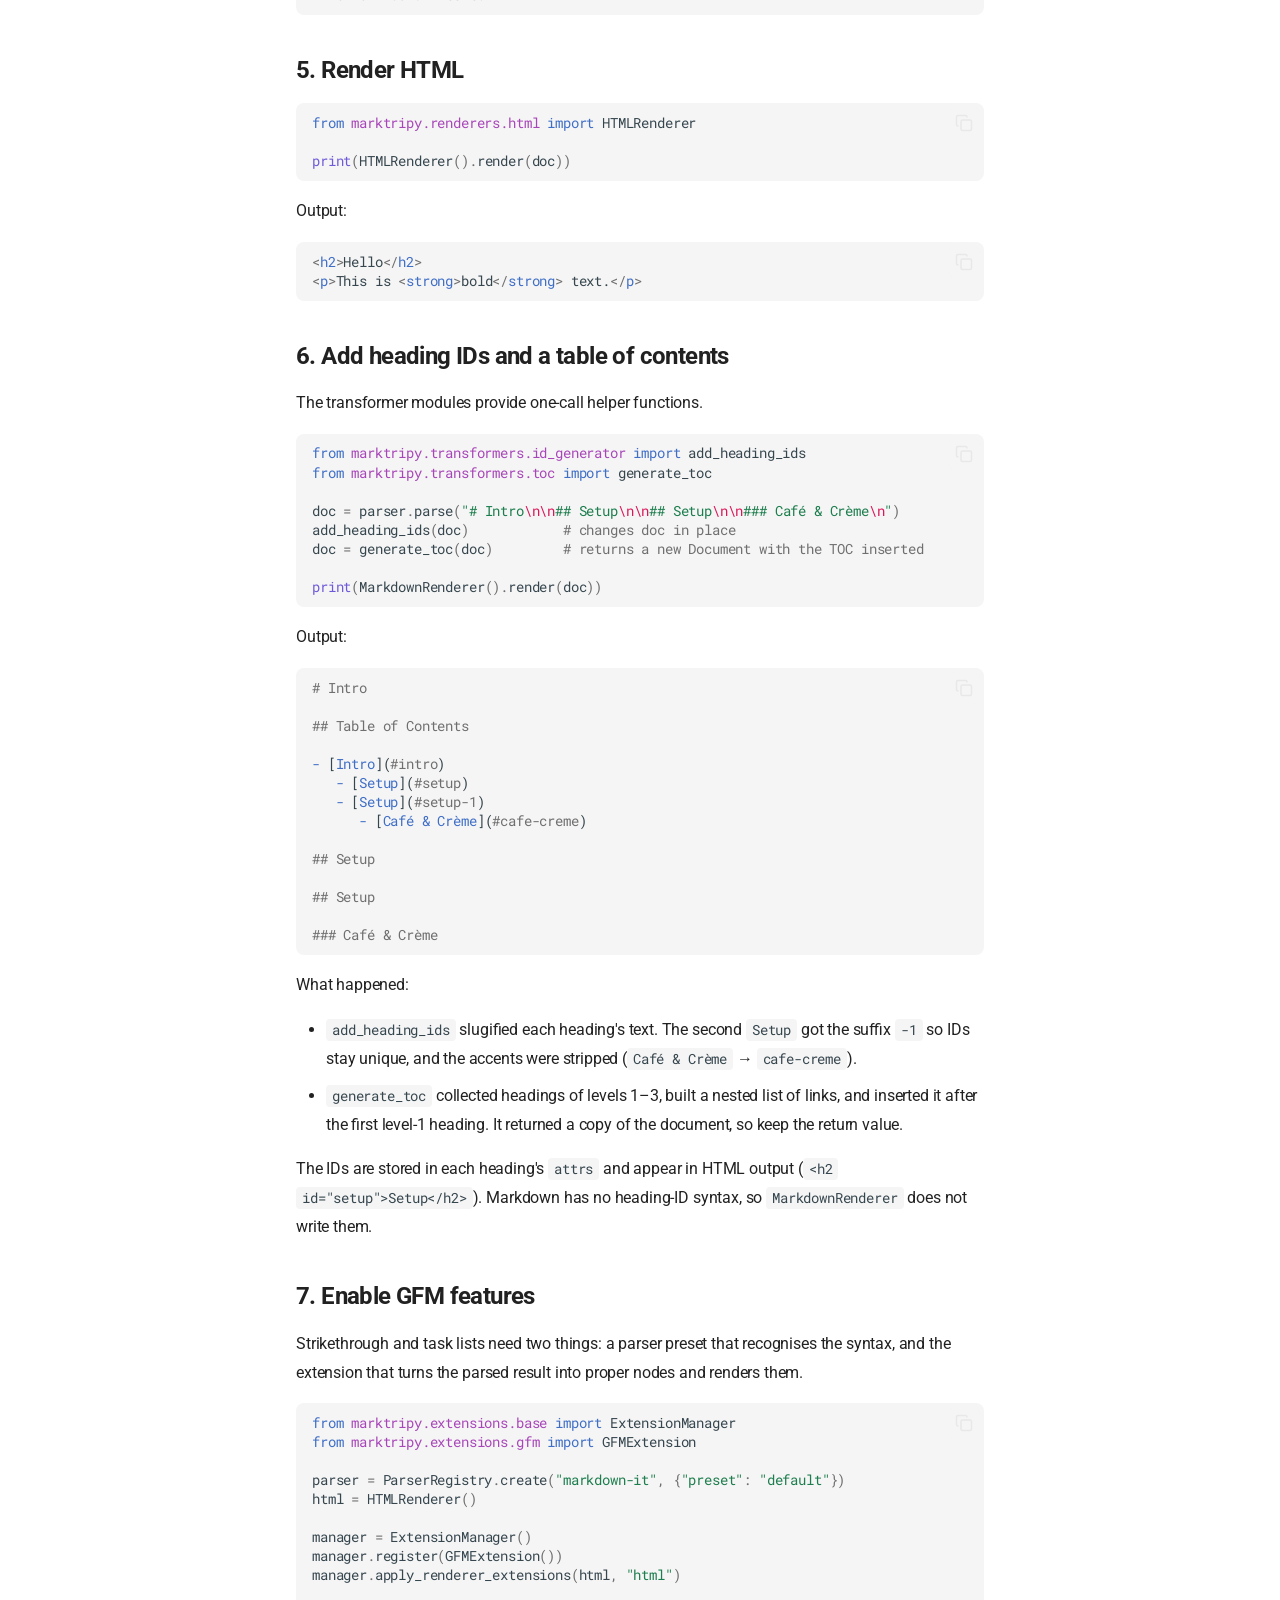
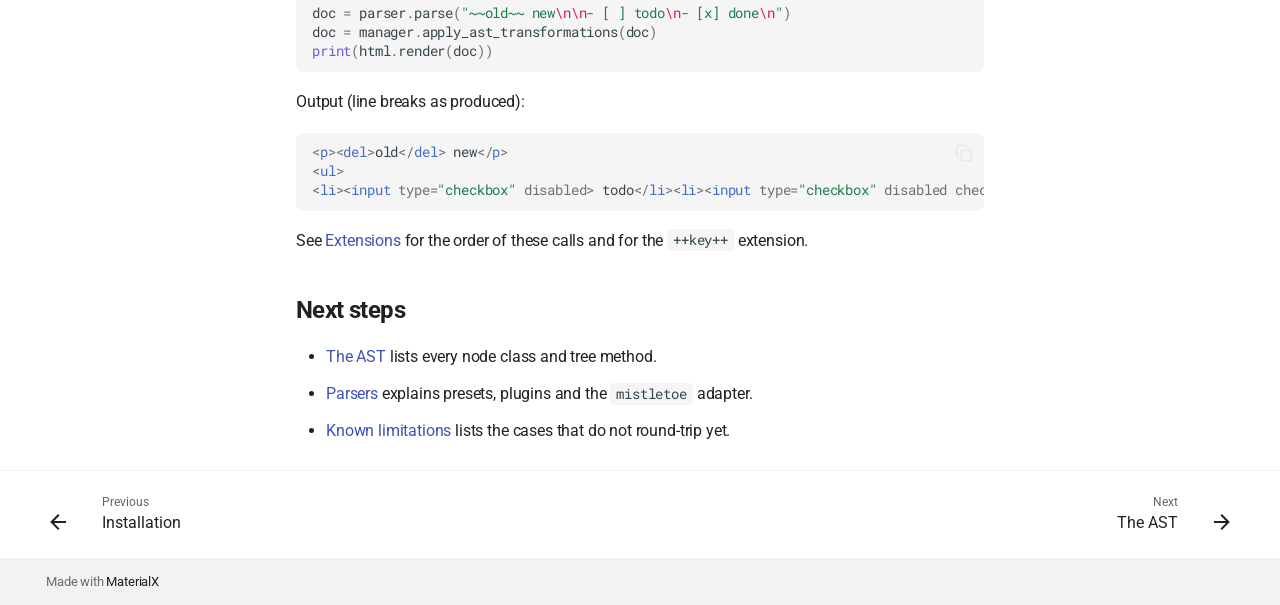
<file: docs/quickstart/index.html>
<!doctype html>
<html lang="en" class="no-js">
  <head>
    
      <meta charset="utf-8">
      <meta name="viewport" content="width=device-width,initial-scale=1">
      
        <meta name="description" content="A Python package for converting Markdown to AST and back to Markdown">
      
      
      
        <link rel="canonical" href="https://vexy.dev/vexy-marktripy/quickstart/">
      
      
        <link rel="prev" href="../installation/">
      
      
        <link rel="next" href="../ast/">
      
      
        
      
      
      
      
        
        
        
          <link rel="icon" href="../assets/images/favicon.png">
        
      
      <meta name="generator" content="mkdocs-ProperDocs 1.6.7, mkdocs-materialx-10.1.8">
    
    
      
        <title>Quickstart - vexy-marktripy</title>
      
    
    
      <link rel="stylesheet" href="../assets/stylesheets/main.314bbef5.min.css">
      
        
        <link rel="stylesheet" href="../assets/stylesheets/palette.a45159b5.min.css">
      
    
    

    

    
      
    
    
      
        
        
        <link rel="preconnect" href="https://fonts.gstatic.com" crossorigin>
        <link rel="stylesheet" href="https://fonts.googleapis.com/css?family=Roboto:300,300i,400,400i,700,700i%7CRoboto+Mono:400,400i,700,700i&display=fallback">
        <style>:root{--md-text-font:"Roboto";--md-code-font:"Roboto Mono"}</style>
      
    
    
    <script>__md_scope=new URL("..",location),__md_hash=e=>[...e].reduce(((e,_)=>(e<<5)-e+_.charCodeAt(0)),0),__md_get=(e,_=localStorage,t=__md_scope)=>JSON.parse(_.getItem(t.pathname+"."+e)),__md_set=(e,_,t=localStorage,a=__md_scope)=>{try{t.setItem(a.pathname+"."+e,JSON.stringify(_))}catch(e){}}</script>
    
      

    
    
  </head>
  
  
  
  
    
    
      
    
    
    
    
    <body dir="ltr" data-md-color-scheme="default" data-md-color-primary="indigo" data-md-color-accent="indigo" data-mx-topbar="glass">
  
    
    <input class="md-toggle" data-md-toggle="drawer" type="checkbox" id="__drawer" autocomplete="off">
    <input class="md-toggle" data-md-toggle="toc" type="checkbox" id="__toc" autocomplete="off">
    <input class="md-toggle" data-md-toggle="search" type="checkbox" id="__search" autocomplete="off">
    <label class="md-overlay" for="__drawer"></label>
    <label class="md-overlay" for="__toc"></label>
    <div data-md-component="skip">
      
        
        <a href="#quickstart" class="md-skip">
          Skip to content
        </a>
      
    </div>
    <div data-md-component="announce">
      
    </div>
    
    
      

  

<header class="md-header md-header--shadow" data-md-component="header">
  <nav class="md-header__inner md-grid" aria-label="Header">
    <a href=".." title="vexy-marktripy" class="md-header__button md-logo" aria-label="vexy-marktripy" data-md-component="logo">
      
  
  <svg xmlns="http://www.w3.org/2000/svg" viewBox="0 0 24 24"><path d="M12 8a3 3 0 0 0 3-3 3 3 0 0 0-3-3 3 3 0 0 0-3 3 3 3 0 0 0 3 3m0 3.54C9.64 9.35 6.5 8 3 8v11c3.5 0 6.64 1.35 9 3.54 2.36-2.19 5.5-3.54 9-3.54V8c-3.5 0-6.64 1.35-9 3.54"/></svg>

    </a>
    <label class="md-header__button md-icon" for="__drawer">
      
      <svg xmlns="http://www.w3.org/2000/svg" viewBox="0 0 24 24"><path d="M3 6h18v2H3zm0 5h18v2H3zm0 5h18v2H3z"/></svg>
    </label>
    <div class="md-header__title" data-md-component="header-title">
      <div class="md-header__ellipsis">
        <div class="md-header__topic">
          <span class="md-ellipsis">
            vexy-marktripy
          </span>
        </div>
        <div class="md-header__topic" data-md-component="header-topic">
          <span class="md-ellipsis">
            
              Quickstart
            
          </span>
        </div>
      </div>
    </div>
    
      
        <form class="md-header__option" data-md-component="palette">
  
    
    
    
    <input class="md-option" data-md-color-media="" data-md-color-scheme="default" data-md-color-primary="indigo" data-md-color-accent="indigo"  aria-label="Switch to dark mode"  type="radio" name="__palette" id="__palette_0">
    
      <label class="md-header__button md-icon" title="Switch to dark mode" for="__palette_1" hidden>
        <svg xmlns="http://www.w3.org/2000/svg" viewBox="0 0 24 24"><path d="M12 8a4 4 0 0 0-4 4 4 4 0 0 0 4 4 4 4 0 0 0 4-4 4 4 0 0 0-4-4m0 10a6 6 0 0 1-6-6 6 6 0 0 1 6-6 6 6 0 0 1 6 6 6 6 0 0 1-6 6m8-9.31V4h-4.69L12 .69 8.69 4H4v4.69L.69 12 4 15.31V20h4.69L12 23.31 15.31 20H20v-4.69L23.31 12z"/></svg>
      </label>
    
  
    
    
    
    <input class="md-option" data-md-color-media="" data-md-color-scheme="slate" data-md-color-primary="indigo" data-md-color-accent="indigo"  aria-label="Switch to light mode"  type="radio" name="__palette" id="__palette_1">
    
      <label class="md-header__button md-icon" title="Switch to light mode" for="__palette_0" hidden>
        <svg xmlns="http://www.w3.org/2000/svg" viewBox="0 0 24 24"><path d="M12 18c-.89 0-1.74-.2-2.5-.55C11.56 16.5 13 14.42 13 12s-1.44-4.5-3.5-5.45C10.26 6.2 11.11 6 12 6a6 6 0 0 1 6 6 6 6 0 0 1-6 6m8-9.31V4h-4.69L12 .69 8.69 4H4v4.69L.69 12 4 15.31V20h4.69L12 23.31 15.31 20H20v-4.69L23.31 12z"/></svg>
      </label>
    
  
</form>
      
    
    
      <script>var palette=__md_get("__palette");if(palette&&palette.color){if("(prefers-color-scheme)"===palette.color.media){var media=matchMedia("(prefers-color-scheme: light)"),input=document.querySelector(media.matches?"[data-md-color-media='(prefers-color-scheme: light)']":"[data-md-color-media='(prefers-color-scheme: dark)']");palette.color.media=input.getAttribute("data-md-color-media"),palette.color.scheme=input.getAttribute("data-md-color-scheme"),palette.color.primary=input.getAttribute("data-md-color-primary"),palette.color.accent=input.getAttribute("data-md-color-accent")}for(var[key,value]of Object.entries(palette.color))document.body.setAttribute("data-md-color-"+key,value)}</script>
    
    
    
      
      
        <label class="md-header__button md-icon" for="__search">
          
          <svg xmlns="http://www.w3.org/2000/svg" viewBox="0 0 24 24"><path d="M10.25 2a8.25 8.25 0 0 1 6.34 13.53l5.69 5.69a.749.749 0 0 1-.326 1.275.75.75 0 0 1-.734-.215l-5.69-5.69A8.25 8.25 0 1 1 10.25 2M3.5 10.25a6.75 6.75 0 1 0 13.5 0 6.75 6.75 0 0 0-13.5 0"/></svg>
        </label>
        <div class="md-search" data-md-component="search" role="dialog">
  <label class="md-search__overlay" for="__search"></label>
  <div class="md-search__inner" role="search">
    <form class="md-search__form" name="search">
      <input type="text" class="md-search__input" name="query" aria-label="Search" placeholder="Search" autocapitalize="off" autocorrect="off" autocomplete="off" spellcheck="false" data-md-component="search-query" required>
      <label class="md-search__icon md-icon" for="__search">
        
        <svg xmlns="http://www.w3.org/2000/svg" viewBox="0 0 24 24"><path d="M10.25 2a8.25 8.25 0 0 1 6.34 13.53l5.69 5.69a.749.749 0 0 1-.326 1.275.75.75 0 0 1-.734-.215l-5.69-5.69A8.25 8.25 0 1 1 10.25 2M3.5 10.25a6.75 6.75 0 1 0 13.5 0 6.75 6.75 0 0 0-13.5 0"/></svg>
        
        <svg xmlns="http://www.w3.org/2000/svg" viewBox="0 0 24 24"><path d="M20 11v2H8l5.5 5.5-1.42 1.42L4.16 12l7.92-7.92L13.5 5.5 8 11z"/></svg>
      </label>
      <nav class="md-search__options" aria-label="Search">
        
        <button type="reset" class="md-search__icon md-icon" title="Clear" aria-label="Clear" tabindex="-1">
          
          <svg xmlns="http://www.w3.org/2000/svg" viewBox="0 0 24 24"><path d="M19 6.41 17.59 5 12 10.59 6.41 5 5 6.41 10.59 12 5 17.59 6.41 19 12 13.41 17.59 19 19 17.59 13.41 12z"/></svg>
        </button>
      </nav>
      
    </form>
    <div class="md-search__output">
      <div class="md-search__scrollwrap" tabindex="0">
        <div class="md-search-result" data-md-component="search-result">
          <div class="md-search-result__meta">
            Initializing search
          </div>
          <ol class="md-search-result__list" role="presentation"></ol>
        </div>
      </div>
    </div>
  </div>
</div>
      
    
    
      <div class="md-header__source">
        <a href="https://github.com/vexyart/vexy-marktripy" title="Go to repository" class="md-source" data-md-component="source">
  <div class="md-source__icon md-icon">
    
    <svg xmlns="http://www.w3.org/2000/svg" viewBox="0 0 448 512"><!--! Font Awesome Free 7.1.0 by @fontawesome - https://fontawesome.com License - https://fontawesome.com/license/free (Icons: CC BY 4.0, Fonts: SIL OFL 1.1, Code: MIT License) Copyright 2025 Fonticons, Inc.--><path d="M439.6 236.1 244 40.5c-5.4-5.5-12.8-8.5-20.4-8.5s-15 3-20.4 8.4L162.5 81l51.5 51.5c27.1-9.1 52.7 16.8 43.4 43.7l49.7 49.7c34.2-11.8 61.2 31 35.5 56.7-26.5 26.5-70.2-2.9-56-37.3L240.3 199v121.9c25.3 12.5 22.3 41.8 9.1 55-6.4 6.4-15.2 10.1-24.3 10.1s-17.8-3.6-24.3-10.1c-17.6-17.6-11.1-46.9 11.2-56v-123c-20.8-8.5-24.6-30.7-18.6-45L142.6 101 8.5 235.1C3 240.6 0 247.9 0 255.5s3 15 8.5 20.4l195.6 195.7c5.4 5.4 12.7 8.4 20.4 8.4s15-3 20.4-8.4l194.7-194.7c5.4-5.4 8.4-12.8 8.4-20.4s-3-15-8.4-20.4"/></svg>
  </div>
  <div class="md-source__repository">
    vexyart/vexy-marktripy
  </div>
</a>
      </div>
    
  </nav>
  
</header>
    
    <div class="md-container" data-md-component="container">
      
      
        
          
        
      
      <main class="md-main" data-md-component="main">
        <div class="md-main__inner md-grid">
          
            
              
              <div class="md-sidebar md-sidebar--primary" data-md-component="sidebar" data-md-type="navigation" >
                <div class="md-sidebar__scrollwrap">
                  <div class="md-sidebar__inner">
                    



<nav class="md-nav md-nav--primary" aria-label="Navigation" data-md-level="0">
  <label class="md-nav__title" for="__drawer">
    <a href=".." title="vexy-marktripy" class="md-nav__button md-logo" aria-label="vexy-marktripy" data-md-component="logo">
      
  
  <svg xmlns="http://www.w3.org/2000/svg" viewBox="0 0 24 24"><path d="M12 8a3 3 0 0 0 3-3 3 3 0 0 0-3-3 3 3 0 0 0-3 3 3 3 0 0 0 3 3m0 3.54C9.64 9.35 6.5 8 3 8v11c3.5 0 6.64 1.35 9 3.54 2.36-2.19 5.5-3.54 9-3.54V8c-3.5 0-6.64 1.35-9 3.54"/></svg>

    </a>
    vexy-marktripy
  </label>
  
    <div class="md-nav__source">
      <a href="https://github.com/vexyart/vexy-marktripy" title="Go to repository" class="md-source" data-md-component="source">
  <div class="md-source__icon md-icon">
    
    <svg xmlns="http://www.w3.org/2000/svg" viewBox="0 0 448 512"><!--! Font Awesome Free 7.1.0 by @fontawesome - https://fontawesome.com License - https://fontawesome.com/license/free (Icons: CC BY 4.0, Fonts: SIL OFL 1.1, Code: MIT License) Copyright 2025 Fonticons, Inc.--><path d="M439.6 236.1 244 40.5c-5.4-5.5-12.8-8.5-20.4-8.5s-15 3-20.4 8.4L162.5 81l51.5 51.5c27.1-9.1 52.7 16.8 43.4 43.7l49.7 49.7c34.2-11.8 61.2 31 35.5 56.7-26.5 26.5-70.2-2.9-56-37.3L240.3 199v121.9c25.3 12.5 22.3 41.8 9.1 55-6.4 6.4-15.2 10.1-24.3 10.1s-17.8-3.6-24.3-10.1c-17.6-17.6-11.1-46.9 11.2-56v-123c-20.8-8.5-24.6-30.7-18.6-45L142.6 101 8.5 235.1C3 240.6 0 247.9 0 255.5s3 15 8.5 20.4l195.6 195.7c5.4 5.4 12.7 8.4 20.4 8.4s15-3 20.4-8.4l194.7-194.7c5.4-5.4 8.4-12.8 8.4-20.4s-3-15-8.4-20.4"/></svg>
  </div>
  <div class="md-source__repository">
    vexyart/vexy-marktripy
  </div>
</a>
    </div>
  
  <ul class="md-nav__list">
    
      
      
  
  
  
  
    <li class="md-nav__item">
      <a href=".." class="md-nav__link">
        
  
  
  <span class="md-ellipsis">
    
  
    Home
  

    
  </span>
  
  

      </a>
    </li>
  

    
      
      
  
  
    
  
  
  
    
    
    
    
      
        
        
      
    
    
    <li class="md-nav__item md-nav__item--active md-nav__item--section md-nav__item--nested">
      
        
        
        <input class="md-nav__toggle md-toggle " type="checkbox" id="__nav_2" checked>
        
          
          <label class="md-nav__link" for="__nav_2" id="__nav_2_label" tabindex="">
            
  
  
  <span class="md-ellipsis">
    
  
    Getting started
  

    
  </span>
  
  

            <span class="md-nav__icon md-icon"></span>
          </label>
        
        <nav class="md-nav" data-md-level="1" aria-labelledby="__nav_2_label" aria-expanded="true">
          <label class="md-nav__title" for="__nav_2">
            <span class="md-nav__icon md-icon"></span>
            
  
    Getting started
  

          </label>
          <ul class="md-nav__list">
            
              
                
  
  
  
  
    <li class="md-nav__item">
      <a href="../installation/" class="md-nav__link">
        
  
  
  <span class="md-ellipsis">
    
  
    Installation
  

    
  </span>
  
  

      </a>
    </li>
  

              
            
              
                
  
  
    
  
  
  
    <li class="md-nav__item md-nav__item--active">
      
      <input class="md-nav__toggle md-toggle" type="checkbox" id="__toc">
      
      
        
      
      
        <label class="md-nav__link md-nav__link--active" for="__toc">
          
  
  
  <span class="md-ellipsis">
    
  
    Quickstart
  

    
  </span>
  
  

          <span class="md-nav__icon md-icon"></span>
        </label>
      
      <a href="./" class="md-nav__link md-nav__link--active">
        
  
  
  <span class="md-ellipsis">
    
  
    Quickstart
  

    
  </span>
  
  

      </a>
      
        

<nav class="md-nav md-nav--secondary" aria-label="Table of contents">
  
  
  
    
  
  
    <label class="md-nav__title" for="__toc">
      <span class="md-nav__icon md-icon"></span>
      Table of contents
    </label>
    <ul class="md-nav__list" data-md-component="toc">
      
        <li class="md-nav__item">
  <a href="#1-create-a-parser" class="md-nav__link">
    <span class="md-ellipsis">
      
        1. Create a parser
      
    </span>
  </a>
  
</li>
      
        <li class="md-nav__item">
  <a href="#2-parse-markdown" class="md-nav__link">
    <span class="md-ellipsis">
      
        2. Parse Markdown
      
    </span>
  </a>
  
</li>
      
        <li class="md-nav__item">
  <a href="#3-change-the-tree" class="md-nav__link">
    <span class="md-ellipsis">
      
        3. Change the tree
      
    </span>
  </a>
  
</li>
      
        <li class="md-nav__item">
  <a href="#4-render-markdown" class="md-nav__link">
    <span class="md-ellipsis">
      
        4. Render Markdown
      
    </span>
  </a>
  
</li>
      
        <li class="md-nav__item">
  <a href="#5-render-html" class="md-nav__link">
    <span class="md-ellipsis">
      
        5. Render HTML
      
    </span>
  </a>
  
</li>
      
        <li class="md-nav__item">
  <a href="#6-add-heading-ids-and-a-table-of-contents" class="md-nav__link">
    <span class="md-ellipsis">
      
        6. Add heading IDs and a table of contents
      
    </span>
  </a>
  
</li>
      
        <li class="md-nav__item">
  <a href="#7-enable-gfm-features" class="md-nav__link">
    <span class="md-ellipsis">
      
        7. Enable GFM features
      
    </span>
  </a>
  
</li>
      
        <li class="md-nav__item">
  <a href="#next-steps" class="md-nav__link">
    <span class="md-ellipsis">
      
        Next steps
      
    </span>
  </a>
  
</li>
      
    </ul>
  
</nav>
      
    </li>
  

              
            
          </ul>
        </nav>
      
    </li>
  

    
      
      
  
  
  
  
    
    
    
    
      
        
        
      
    
    
    <li class="md-nav__item md-nav__item--section md-nav__item--nested">
      
        
        
        <input class="md-nav__toggle md-toggle " type="checkbox" id="__nav_3" >
        
          
          <label class="md-nav__link" for="__nav_3" id="__nav_3_label" tabindex="">
            
  
  
  <span class="md-ellipsis">
    
  
    User guide
  

    
  </span>
  
  

            <span class="md-nav__icon md-icon"></span>
          </label>
        
        <nav class="md-nav" data-md-level="1" aria-labelledby="__nav_3_label" aria-expanded="false">
          <label class="md-nav__title" for="__nav_3">
            <span class="md-nav__icon md-icon"></span>
            
  
    User guide
  

          </label>
          <ul class="md-nav__list">
            
              
                
  
  
  
  
    <li class="md-nav__item">
      <a href="../ast/" class="md-nav__link">
        
  
  
  <span class="md-ellipsis">
    
  
    The AST
  

    
  </span>
  
  

      </a>
    </li>
  

              
            
              
                
  
  
  
  
    <li class="md-nav__item">
      <a href="../parsers/" class="md-nav__link">
        
  
  
  <span class="md-ellipsis">
    
  
    Parsers
  

    
  </span>
  
  

      </a>
    </li>
  

              
            
              
                
  
  
  
  
    <li class="md-nav__item">
      <a href="../renderers/" class="md-nav__link">
        
  
  
  <span class="md-ellipsis">
    
  
    Renderers
  

    
  </span>
  
  

      </a>
    </li>
  

              
            
              
                
  
  
  
  
    <li class="md-nav__item">
      <a href="../transformers/" class="md-nav__link">
        
  
  
  <span class="md-ellipsis">
    
  
    Transformers
  

    
  </span>
  
  

      </a>
    </li>
  

              
            
              
                
  
  
  
  
    <li class="md-nav__item">
      <a href="../extensions/" class="md-nav__link">
        
  
  
  <span class="md-ellipsis">
    
  
    Extensions
  

    
  </span>
  
  

      </a>
    </li>
  

              
            
              
                
  
  
  
  
    <li class="md-nav__item">
      <a href="../validation/" class="md-nav__link">
        
  
  
  <span class="md-ellipsis">
    
  
    Validation and utilities
  

    
  </span>
  
  

      </a>
    </li>
  

              
            
          </ul>
        </nav>
      
    </li>
  

    
      
      
  
  
  
  
    
    
    
    
      
        
        
      
    
    
    <li class="md-nav__item md-nav__item--section md-nav__item--nested">
      
        
        
        <input class="md-nav__toggle md-toggle " type="checkbox" id="__nav_4" >
        
          
          <label class="md-nav__link" for="__nav_4" id="__nav_4_label" tabindex="">
            
  
  
  <span class="md-ellipsis">
    
  
    Reference
  

    
  </span>
  
  

            <span class="md-nav__icon md-icon"></span>
          </label>
        
        <nav class="md-nav" data-md-level="1" aria-labelledby="__nav_4_label" aria-expanded="false">
          <label class="md-nav__title" for="__nav_4">
            <span class="md-nav__icon md-icon"></span>
            
  
    Reference
  

          </label>
          <ul class="md-nav__list">
            
              
                
  
  
  
  
    <li class="md-nav__item">
      <a href="../api/" class="md-nav__link">
        
  
  
  <span class="md-ellipsis">
    
  
    API reference
  

    
  </span>
  
  

      </a>
    </li>
  

              
            
              
                
  
  
  
  
    <li class="md-nav__item">
      <a href="../architecture/" class="md-nav__link">
        
  
  
  <span class="md-ellipsis">
    
  
    Architecture
  

    
  </span>
  
  

      </a>
    </li>
  

              
            
              
                
  
  
  
  
    <li class="md-nav__item">
      <a href="../limitations/" class="md-nav__link">
        
  
  
  <span class="md-ellipsis">
    
  
    Known limitations
  

    
  </span>
  
  

      </a>
    </li>
  

              
            
              
                
  
  
  
  
    <li class="md-nav__item">
      <a href="../contributing/" class="md-nav__link">
        
  
  
  <span class="md-ellipsis">
    
  
    Contributing
  

    
  </span>
  
  

      </a>
    </li>
  

              
            
          </ul>
        </nav>
      
    </li>
  

    
  </ul>
</nav>
                  </div>
                </div>
              </div>
            
            
              
              <div class="md-sidebar md-sidebar--secondary" data-md-component="sidebar" data-md-type="toc" >
                <div class="md-sidebar__scrollwrap">
                  <div class="md-sidebar__inner">
                    

<nav class="md-nav md-nav--secondary" aria-label="Table of contents">
  
  
  
    
  
  
    <label class="md-nav__title" for="__toc">
      <span class="md-nav__icon md-icon"></span>
      Table of contents
    </label>
    <ul class="md-nav__list" data-md-component="toc">
      
        <li class="md-nav__item">
  <a href="#1-create-a-parser" class="md-nav__link">
    <span class="md-ellipsis">
      
        1. Create a parser
      
    </span>
  </a>
  
</li>
      
        <li class="md-nav__item">
  <a href="#2-parse-markdown" class="md-nav__link">
    <span class="md-ellipsis">
      
        2. Parse Markdown
      
    </span>
  </a>
  
</li>
      
        <li class="md-nav__item">
  <a href="#3-change-the-tree" class="md-nav__link">
    <span class="md-ellipsis">
      
        3. Change the tree
      
    </span>
  </a>
  
</li>
      
        <li class="md-nav__item">
  <a href="#4-render-markdown" class="md-nav__link">
    <span class="md-ellipsis">
      
        4. Render Markdown
      
    </span>
  </a>
  
</li>
      
        <li class="md-nav__item">
  <a href="#5-render-html" class="md-nav__link">
    <span class="md-ellipsis">
      
        5. Render HTML
      
    </span>
  </a>
  
</li>
      
        <li class="md-nav__item">
  <a href="#6-add-heading-ids-and-a-table-of-contents" class="md-nav__link">
    <span class="md-ellipsis">
      
        6. Add heading IDs and a table of contents
      
    </span>
  </a>
  
</li>
      
        <li class="md-nav__item">
  <a href="#7-enable-gfm-features" class="md-nav__link">
    <span class="md-ellipsis">
      
        7. Enable GFM features
      
    </span>
  </a>
  
</li>
      
        <li class="md-nav__item">
  <a href="#next-steps" class="md-nav__link">
    <span class="md-ellipsis">
      
        Next steps
      
    </span>
  </a>
  
</li>
      
    </ul>
  
</nav>
                  </div>
                </div>
              </div>
            
          
          
            <div class="md-content" data-md-component="content">
              
              <article class="md-content__inner md-typeset">
                
                  
  
  


<h1 id="quickstart">Quickstart<a class="headerlink" href="#quickstart" title="Permanent link">&para;</a></h1>
<p>This page follows one small document through a parse, two changes and two renders. Every output shown was produced by running the code against the current source.</p>
<p>Prerequisite: <code>marktripy</code> is installed (<a href="../installation/">Installation</a>).</p>
<h2 id="1-create-a-parser">1. Create a parser<a class="headerlink" href="#1-create-a-parser" title="Permanent link">&para;</a></h2>
<p>Parsers are registered by name when their module is imported. Import the module, then ask the registry for an instance:</p>
<div class="highlight"><pre><span></span><code><a id="__codelineno-0-1" name="__codelineno-0-1" href="#__codelineno-0-1"></a><span class="kn">from</span><span class="w"> </span><span class="nn">marktripy.core.parser</span><span class="w"> </span><span class="kn">import</span> <span class="n">ParserRegistry</span>
<a id="__codelineno-0-2" name="__codelineno-0-2" href="#__codelineno-0-2"></a><span class="kn">from</span><span class="w"> </span><span class="nn">marktripy.parsers</span><span class="w"> </span><span class="kn">import</span> <span class="n">markdown_it</span>  <span class="c1"># registers "markdown-it"</span>
<a id="__codelineno-0-3" name="__codelineno-0-3" href="#__codelineno-0-3"></a>
<a id="__codelineno-0-4" name="__codelineno-0-4" href="#__codelineno-0-4"></a><span class="n">parser</span> <span class="o">=</span> <span class="n">ParserRegistry</span><span class="o">.</span><span class="n">create</span><span class="p">(</span><span class="s2">"markdown-it"</span><span class="p">)</span>
</code></pre></div>
<p>You can also construct the class directly: <code>markdown_it.MarkdownItParser()</code>.</p>
<h2 id="2-parse-markdown">2. Parse Markdown<a class="headerlink" href="#2-parse-markdown" title="Permanent link">&para;</a></h2>
<div class="highlight"><pre><span></span><code><a id="__codelineno-1-1" name="__codelineno-1-1" href="#__codelineno-1-1"></a><span class="n">doc</span> <span class="o">=</span> <span class="n">parser</span><span class="o">.</span><span class="n">parse</span><span class="p">(</span><span class="s2">"# Hello</span><span class="se">\n\n</span><span class="s2">This is **bold** text.</span><span class="se">\n</span><span class="s2">"</span><span class="p">)</span>
</code></pre></div>
<p><code>doc</code> is a <code>Document</code> node. Its tree looks like this:</p>
<div class="highlight"><pre><span></span><code><a id="__codelineno-2-1" name="__codelineno-2-1" href="#__codelineno-2-1"></a>document
<a id="__codelineno-2-2" name="__codelineno-2-2" href="#__codelineno-2-2"></a>  heading            level=1
<a id="__codelineno-2-3" name="__codelineno-2-3" href="#__codelineno-2-3"></a>    text             'Hello'
<a id="__codelineno-2-4" name="__codelineno-2-4" href="#__codelineno-2-4"></a>  paragraph
<a id="__codelineno-2-5" name="__codelineno-2-5" href="#__codelineno-2-5"></a>    text             'This is '
<a id="__codelineno-2-6" name="__codelineno-2-6" href="#__codelineno-2-6"></a>    strong
<a id="__codelineno-2-7" name="__codelineno-2-7" href="#__codelineno-2-7"></a>      text           'bold'
<a id="__codelineno-2-8" name="__codelineno-2-8" href="#__codelineno-2-8"></a>    text             ' text.'
</code></pre></div>
<p>Inline formatting is a node with children: <code>**bold**</code> became a <code>strong</code> node that contains a <code>text</code> node.</p>
<h2 id="3-change-the-tree">3. Change the tree<a class="headerlink" href="#3-change-the-tree" title="Permanent link">&para;</a></h2>
<p>Every node has <code>walk()</code> (all nodes, depth first) and <code>find_all(type)</code> (all nodes of one type). Headings carry their level in the <code>level</code> attribute:</p>
<div class="highlight"><pre><span></span><code><a id="__codelineno-3-1" name="__codelineno-3-1" href="#__codelineno-3-1"></a><span class="k">for</span> <span class="n">heading</span> <span class="ow">in</span> <span class="n">doc</span><span class="o">.</span><span class="n">find_all</span><span class="p">(</span><span class="s2">"heading"</span><span class="p">):</span>
<a id="__codelineno-3-2" name="__codelineno-3-2" href="#__codelineno-3-2"></a>    <span class="n">heading</span><span class="o">.</span><span class="n">level</span> <span class="o">+=</span> <span class="mi">1</span>
</code></pre></div>
<p>The <code>Heading</code> constructor rejects levels outside 1–6, but assigning <code>level</code> afterwards is not checked. The transformers in <a href="../transformers/">Transformers</a> clamp levels for you.</p>
<h2 id="4-render-markdown">4. Render Markdown<a class="headerlink" href="#4-render-markdown" title="Permanent link">&para;</a></h2>
<div class="highlight"><pre><span></span><code><a id="__codelineno-4-1" name="__codelineno-4-1" href="#__codelineno-4-1"></a><span class="kn">from</span><span class="w"> </span><span class="nn">marktripy.renderers.markdown</span><span class="w"> </span><span class="kn">import</span> <span class="n">MarkdownRenderer</span>
<a id="__codelineno-4-2" name="__codelineno-4-2" href="#__codelineno-4-2"></a>
<a id="__codelineno-4-3" name="__codelineno-4-3" href="#__codelineno-4-3"></a><span class="nb">print</span><span class="p">(</span><span class="n">MarkdownRenderer</span><span class="p">()</span><span class="o">.</span><span class="n">render</span><span class="p">(</span><span class="n">doc</span><span class="p">))</span>
</code></pre></div>
<p>Output:</p>
<div class="highlight"><pre><span></span><code><a id="__codelineno-5-1" name="__codelineno-5-1" href="#__codelineno-5-1"></a><span class="gu">## Hello</span>
<a id="__codelineno-5-2" name="__codelineno-5-2" href="#__codelineno-5-2"></a>
<a id="__codelineno-5-3" name="__codelineno-5-3" href="#__codelineno-5-3"></a>This is <span class="gs">**bold**</span> text.
</code></pre></div>
<h2 id="5-render-html">5. Render HTML<a class="headerlink" href="#5-render-html" title="Permanent link">&para;</a></h2>
<div class="highlight"><pre><span></span><code><a id="__codelineno-6-1" name="__codelineno-6-1" href="#__codelineno-6-1"></a><span class="kn">from</span><span class="w"> </span><span class="nn">marktripy.renderers.html</span><span class="w"> </span><span class="kn">import</span> <span class="n">HTMLRenderer</span>
<a id="__codelineno-6-2" name="__codelineno-6-2" href="#__codelineno-6-2"></a>
<a id="__codelineno-6-3" name="__codelineno-6-3" href="#__codelineno-6-3"></a><span class="nb">print</span><span class="p">(</span><span class="n">HTMLRenderer</span><span class="p">()</span><span class="o">.</span><span class="n">render</span><span class="p">(</span><span class="n">doc</span><span class="p">))</span>
</code></pre></div>
<p>Output:</p>
<div class="highlight"><pre><span></span><code><a id="__codelineno-7-1" name="__codelineno-7-1" href="#__codelineno-7-1"></a><span class="p">&lt;</span><span class="nt">h2</span><span class="p">&gt;</span>Hello<span class="p">&lt;/</span><span class="nt">h2</span><span class="p">&gt;</span>
<a id="__codelineno-7-2" name="__codelineno-7-2" href="#__codelineno-7-2"></a><span class="p">&lt;</span><span class="nt">p</span><span class="p">&gt;</span>This is <span class="p">&lt;</span><span class="nt">strong</span><span class="p">&gt;</span>bold<span class="p">&lt;/</span><span class="nt">strong</span><span class="p">&gt;</span> text.<span class="p">&lt;/</span><span class="nt">p</span><span class="p">&gt;</span>
</code></pre></div>
<h2 id="6-add-heading-ids-and-a-table-of-contents">6. Add heading IDs and a table of contents<a class="headerlink" href="#6-add-heading-ids-and-a-table-of-contents" title="Permanent link">&para;</a></h2>
<p>The transformer modules provide one-call helper functions.</p>
<div class="highlight"><pre><span></span><code><a id="__codelineno-8-1" name="__codelineno-8-1" href="#__codelineno-8-1"></a><span class="kn">from</span><span class="w"> </span><span class="nn">marktripy.transformers.id_generator</span><span class="w"> </span><span class="kn">import</span> <span class="n">add_heading_ids</span>
<a id="__codelineno-8-2" name="__codelineno-8-2" href="#__codelineno-8-2"></a><span class="kn">from</span><span class="w"> </span><span class="nn">marktripy.transformers.toc</span><span class="w"> </span><span class="kn">import</span> <span class="n">generate_toc</span>
<a id="__codelineno-8-3" name="__codelineno-8-3" href="#__codelineno-8-3"></a>
<a id="__codelineno-8-4" name="__codelineno-8-4" href="#__codelineno-8-4"></a><span class="n">doc</span> <span class="o">=</span> <span class="n">parser</span><span class="o">.</span><span class="n">parse</span><span class="p">(</span><span class="s2">"# Intro</span><span class="se">\n\n</span><span class="s2">## Setup</span><span class="se">\n\n</span><span class="s2">## Setup</span><span class="se">\n\n</span><span class="s2">### Café &amp; Crème</span><span class="se">\n</span><span class="s2">"</span><span class="p">)</span>
<a id="__codelineno-8-5" name="__codelineno-8-5" href="#__codelineno-8-5"></a><span class="n">add_heading_ids</span><span class="p">(</span><span class="n">doc</span><span class="p">)</span>            <span class="c1"># changes doc in place</span>
<a id="__codelineno-8-6" name="__codelineno-8-6" href="#__codelineno-8-6"></a><span class="n">doc</span> <span class="o">=</span> <span class="n">generate_toc</span><span class="p">(</span><span class="n">doc</span><span class="p">)</span>         <span class="c1"># returns a new Document with the TOC inserted</span>
<a id="__codelineno-8-7" name="__codelineno-8-7" href="#__codelineno-8-7"></a>
<a id="__codelineno-8-8" name="__codelineno-8-8" href="#__codelineno-8-8"></a><span class="nb">print</span><span class="p">(</span><span class="n">MarkdownRenderer</span><span class="p">()</span><span class="o">.</span><span class="n">render</span><span class="p">(</span><span class="n">doc</span><span class="p">))</span>
</code></pre></div>
<p>Output:</p>
<div class="highlight"><pre><span></span><code><a id="__codelineno-9-1" name="__codelineno-9-1" href="#__codelineno-9-1"></a><span class="gh"># Intro</span>
<a id="__codelineno-9-2" name="__codelineno-9-2" href="#__codelineno-9-2"></a>
<a id="__codelineno-9-3" name="__codelineno-9-3" href="#__codelineno-9-3"></a><span class="gu">## Table of Contents</span>
<a id="__codelineno-9-4" name="__codelineno-9-4" href="#__codelineno-9-4"></a>
<a id="__codelineno-9-5" name="__codelineno-9-5" href="#__codelineno-9-5"></a><span class="k">-</span><span class="w"> </span>[<span class="nt">Intro</span>](<span class="na">#intro</span>)
<a id="__codelineno-9-6" name="__codelineno-9-6" href="#__codelineno-9-6"></a><span class="w">   </span><span class="k">-</span><span class="w"> </span>[<span class="nt">Setup</span>](<span class="na">#setup</span>)
<a id="__codelineno-9-7" name="__codelineno-9-7" href="#__codelineno-9-7"></a><span class="w">   </span><span class="k">-</span><span class="w"> </span>[<span class="nt">Setup</span>](<span class="na">#setup-1</span>)
<a id="__codelineno-9-8" name="__codelineno-9-8" href="#__codelineno-9-8"></a><span class="w">      </span><span class="k">-</span><span class="w"> </span>[<span class="nt">Café &amp; Crème</span>](<span class="na">#cafe-creme</span>)
<a id="__codelineno-9-9" name="__codelineno-9-9" href="#__codelineno-9-9"></a>
<a id="__codelineno-9-10" name="__codelineno-9-10" href="#__codelineno-9-10"></a><span class="gu">## Setup</span>
<a id="__codelineno-9-11" name="__codelineno-9-11" href="#__codelineno-9-11"></a>
<a id="__codelineno-9-12" name="__codelineno-9-12" href="#__codelineno-9-12"></a><span class="gu">## Setup</span>
<a id="__codelineno-9-13" name="__codelineno-9-13" href="#__codelineno-9-13"></a>
<a id="__codelineno-9-14" name="__codelineno-9-14" href="#__codelineno-9-14"></a><span class="gu">### Café &amp; Crème</span>
</code></pre></div>
<p>What happened:</p>
<ul>
<li><code>add_heading_ids</code> slugified each heading's text. The second <code>Setup</code> got the suffix <code>-1</code> so IDs stay unique, and the accents were stripped (<code>Café &amp; Crème</code> → <code>cafe-creme</code>).</li>
<li><code>generate_toc</code> collected headings of levels 1–3, built a nested list of links, and inserted it after the first level-1 heading. It returned a copy of the document, so keep the return value.</li>
</ul>
<p>The IDs are stored in each heading's <code>attrs</code> and appear in HTML output (<code>&lt;h2 id="setup"&gt;Setup&lt;/h2&gt;</code>). Markdown has no heading-ID syntax, so <code>MarkdownRenderer</code> does not write them.</p>
<h2 id="7-enable-gfm-features">7. Enable GFM features<a class="headerlink" href="#7-enable-gfm-features" title="Permanent link">&para;</a></h2>
<p>Strikethrough and task lists need two things: a parser preset that recognises the syntax, and the extension that turns the parsed result into proper nodes and renders them.</p>
<div class="highlight"><pre><span></span><code><a id="__codelineno-10-1" name="__codelineno-10-1" href="#__codelineno-10-1"></a><span class="kn">from</span><span class="w"> </span><span class="nn">marktripy.extensions.base</span><span class="w"> </span><span class="kn">import</span> <span class="n">ExtensionManager</span>
<a id="__codelineno-10-2" name="__codelineno-10-2" href="#__codelineno-10-2"></a><span class="kn">from</span><span class="w"> </span><span class="nn">marktripy.extensions.gfm</span><span class="w"> </span><span class="kn">import</span> <span class="n">GFMExtension</span>
<a id="__codelineno-10-3" name="__codelineno-10-3" href="#__codelineno-10-3"></a>
<a id="__codelineno-10-4" name="__codelineno-10-4" href="#__codelineno-10-4"></a><span class="n">parser</span> <span class="o">=</span> <span class="n">ParserRegistry</span><span class="o">.</span><span class="n">create</span><span class="p">(</span><span class="s2">"markdown-it"</span><span class="p">,</span> <span class="p">{</span><span class="s2">"preset"</span><span class="p">:</span> <span class="s2">"default"</span><span class="p">})</span>
<a id="__codelineno-10-5" name="__codelineno-10-5" href="#__codelineno-10-5"></a><span class="n">html</span> <span class="o">=</span> <span class="n">HTMLRenderer</span><span class="p">()</span>
<a id="__codelineno-10-6" name="__codelineno-10-6" href="#__codelineno-10-6"></a>
<a id="__codelineno-10-7" name="__codelineno-10-7" href="#__codelineno-10-7"></a><span class="n">manager</span> <span class="o">=</span> <span class="n">ExtensionManager</span><span class="p">()</span>
<a id="__codelineno-10-8" name="__codelineno-10-8" href="#__codelineno-10-8"></a><span class="n">manager</span><span class="o">.</span><span class="n">register</span><span class="p">(</span><span class="n">GFMExtension</span><span class="p">())</span>
<a id="__codelineno-10-9" name="__codelineno-10-9" href="#__codelineno-10-9"></a><span class="n">manager</span><span class="o">.</span><span class="n">apply_renderer_extensions</span><span class="p">(</span><span class="n">html</span><span class="p">,</span> <span class="s2">"html"</span><span class="p">)</span>
<a id="__codelineno-10-10" name="__codelineno-10-10" href="#__codelineno-10-10"></a>
<a id="__codelineno-10-11" name="__codelineno-10-11" href="#__codelineno-10-11"></a><span class="n">doc</span> <span class="o">=</span> <span class="n">parser</span><span class="o">.</span><span class="n">parse</span><span class="p">(</span><span class="s2">"~~old~~ new</span><span class="se">\n\n</span><span class="s2">- [ ] todo</span><span class="se">\n</span><span class="s2">- [x] done</span><span class="se">\n</span><span class="s2">"</span><span class="p">)</span>
<a id="__codelineno-10-12" name="__codelineno-10-12" href="#__codelineno-10-12"></a><span class="n">doc</span> <span class="o">=</span> <span class="n">manager</span><span class="o">.</span><span class="n">apply_ast_transformations</span><span class="p">(</span><span class="n">doc</span><span class="p">)</span>
<a id="__codelineno-10-13" name="__codelineno-10-13" href="#__codelineno-10-13"></a><span class="nb">print</span><span class="p">(</span><span class="n">html</span><span class="o">.</span><span class="n">render</span><span class="p">(</span><span class="n">doc</span><span class="p">))</span>
</code></pre></div>
<p>Output (line breaks as produced):</p>
<div class="highlight"><pre><span></span><code><a id="__codelineno-11-1" name="__codelineno-11-1" href="#__codelineno-11-1"></a><span class="p">&lt;</span><span class="nt">p</span><span class="p">&gt;&lt;</span><span class="nt">del</span><span class="p">&gt;</span>old<span class="p">&lt;/</span><span class="nt">del</span><span class="p">&gt;</span> new<span class="p">&lt;/</span><span class="nt">p</span><span class="p">&gt;</span>
<a id="__codelineno-11-2" name="__codelineno-11-2" href="#__codelineno-11-2"></a><span class="p">&lt;</span><span class="nt">ul</span><span class="p">&gt;</span>
<a id="__codelineno-11-3" name="__codelineno-11-3" href="#__codelineno-11-3"></a><span class="p">&lt;</span><span class="nt">li</span><span class="p">&gt;&lt;</span><span class="nt">input</span> <span class="na">type</span><span class="o">=</span><span class="s">"checkbox"</span> <span class="na">disabled</span><span class="p">&gt;</span> todo<span class="p">&lt;/</span><span class="nt">li</span><span class="p">&gt;&lt;</span><span class="nt">li</span><span class="p">&gt;&lt;</span><span class="nt">input</span> <span class="na">type</span><span class="o">=</span><span class="s">"checkbox"</span> <span class="na">disabled</span> <span class="na">checked</span><span class="p">&gt;</span> done<span class="p">&lt;/</span><span class="nt">li</span><span class="p">&gt;&lt;/</span><span class="nt">ul</span><span class="p">&gt;</span>
</code></pre></div>
<p>See <a href="../extensions/">Extensions</a> for the order of these calls and for the <code>++key++</code> extension.</p>
<h2 id="next-steps">Next steps<a class="headerlink" href="#next-steps" title="Permanent link">&para;</a></h2>
<ul>
<li><a href="../ast/">The AST</a> lists every node class and tree method.</li>
<li><a href="../parsers/">Parsers</a> explains presets, plugins and the <code>mistletoe</code> adapter.</li>
<li><a href="../limitations/">Known limitations</a> lists the cases that do not round-trip yet.</li>
</ul>












                
              </article>
            </div>
          
          
<script>var target=document.getElementById(location.hash.slice(1));target&&target.name&&(target.checked=target.name.startsWith("__tabbed_"))</script>
        </div>
          <div class="md-top" data-md-component="top" hidden>
  <div class="md-top__center">
    <button type="button" class="md-top__button md-top__button--main" data-md-action="top">
      
      <svg xmlns="http://www.w3.org/2000/svg" viewBox="0 0 24 24"><path d="M13 20h-2V8l-5.5 5.5-1.42-1.42L12 4.16l7.92 7.92-1.42 1.42L13 8z"/></svg>
      <span>Back to top</span>
    </button>
    
      
      
      <label class="md-top__button md-top__side md-top__side--nav" for="__drawer" >
        <svg xmlns="http://www.w3.org/2000/svg" fill="none" stroke="currentColor" stroke-linecap="round" stroke-linejoin="round" stroke-width="2" class="lucide lucide-panel-left" viewBox="0 0 24 24"><rect width="18" height="18" x="3" y="3" rx="2"/><path d="M9 3v18"/></svg>
      </label>
    
    
      
      
      <label class="md-top__button md-top__side md-top__side--toc" for="__toc" >
        <svg xmlns="http://www.w3.org/2000/svg" fill="none" stroke="currentColor" stroke-linecap="round" stroke-linejoin="round" stroke-width="2" class="lucide lucide-panel-right" viewBox="0 0 24 24"><rect width="18" height="18" x="3" y="3" rx="2"/><path d="M15 3v18"/></svg>
      </label>
    
  </div>
</div>
      </main>
      
        <footer class="md-footer">
  
    
      
      <nav class="md-footer__inner md-grid" aria-label="Footer" >
        
          
          <a href="../installation/" class="md-footer__link md-footer__link--prev" aria-label="Previous: Installation">
            <div class="md-footer__button md-icon">
              
              <svg xmlns="http://www.w3.org/2000/svg" viewBox="0 0 24 24"><path d="M20 11v2H8l5.5 5.5-1.42 1.42L4.16 12l7.92-7.92L13.5 5.5 8 11z"/></svg>
            </div>
            <div class="md-footer__title">
              <span class="md-footer__direction">
                Previous
              </span>
              <div class="md-ellipsis">
                Installation
              </div>
            </div>
          </a>
        
        
          
          <a href="../ast/" class="md-footer__link md-footer__link--next" aria-label="Next: The AST">
            <div class="md-footer__title">
              <span class="md-footer__direction">
                Next
              </span>
              <div class="md-ellipsis">
                The AST
              </div>
            </div>
            <div class="md-footer__button md-icon">
              
              <svg xmlns="http://www.w3.org/2000/svg" viewBox="0 0 24 24"><path d="M4 11v2h12l-5.5 5.5 1.42 1.42L19.84 12l-7.92-7.92L10.5 5.5 16 11z"/></svg>
            </div>
          </a>
        
      </nav>
    
  
  <div class="md-footer-meta md-typeset">
    <div class="md-footer-meta__inner md-grid">
      <div class="md-copyright">
  
  
    Made with
    <a href="https://jaywhj.github.io/mkdocs-materialx/" target="_blank" rel="noopener">
      MaterialX
    </a>
  
</div>
      
    </div>
  </div>
</footer>
      
    </div>
    <div class="md-dialog" data-md-component="dialog">
      <div class="md-dialog__inner md-typeset"></div>
    </div>
    
    
    
      
      
      <script id="__config" type="application/json">{"annotate": null, "base": "..", "code": null, "features": ["navigation.sections", "navigation.top", "navigation.footer", "toc.follow", "search.highlight", "content.code.copy", "content.code.annotate"], "search": "../assets/javascripts/workers/search.2c215733.min.js", "tags": null, "translations": {"clipboard.copied": "Copied to clipboard", "clipboard.copy": "Copy to clipboard", "code.collapse": "Collapse", "code.download": "Download", "code.expand": "Expand remaining # lines", "code.select": "Toggle line selection", "search.result.more.one": "1 more on this page", "search.result.more.other": "# more on this page", "search.result.none": "No matching documents", "search.result.one": "1 matching document", "search.result.other": "# matching documents", "search.result.placeholder": "Type to start searching", "search.result.term.missing": "Missing", "select.version": "Select version"}, "version": null}</script>
    
    
      <script src="../assets/javascripts/bundle.fc193f93.min.js"></script>
      
    
  </body>
</html>
</file>
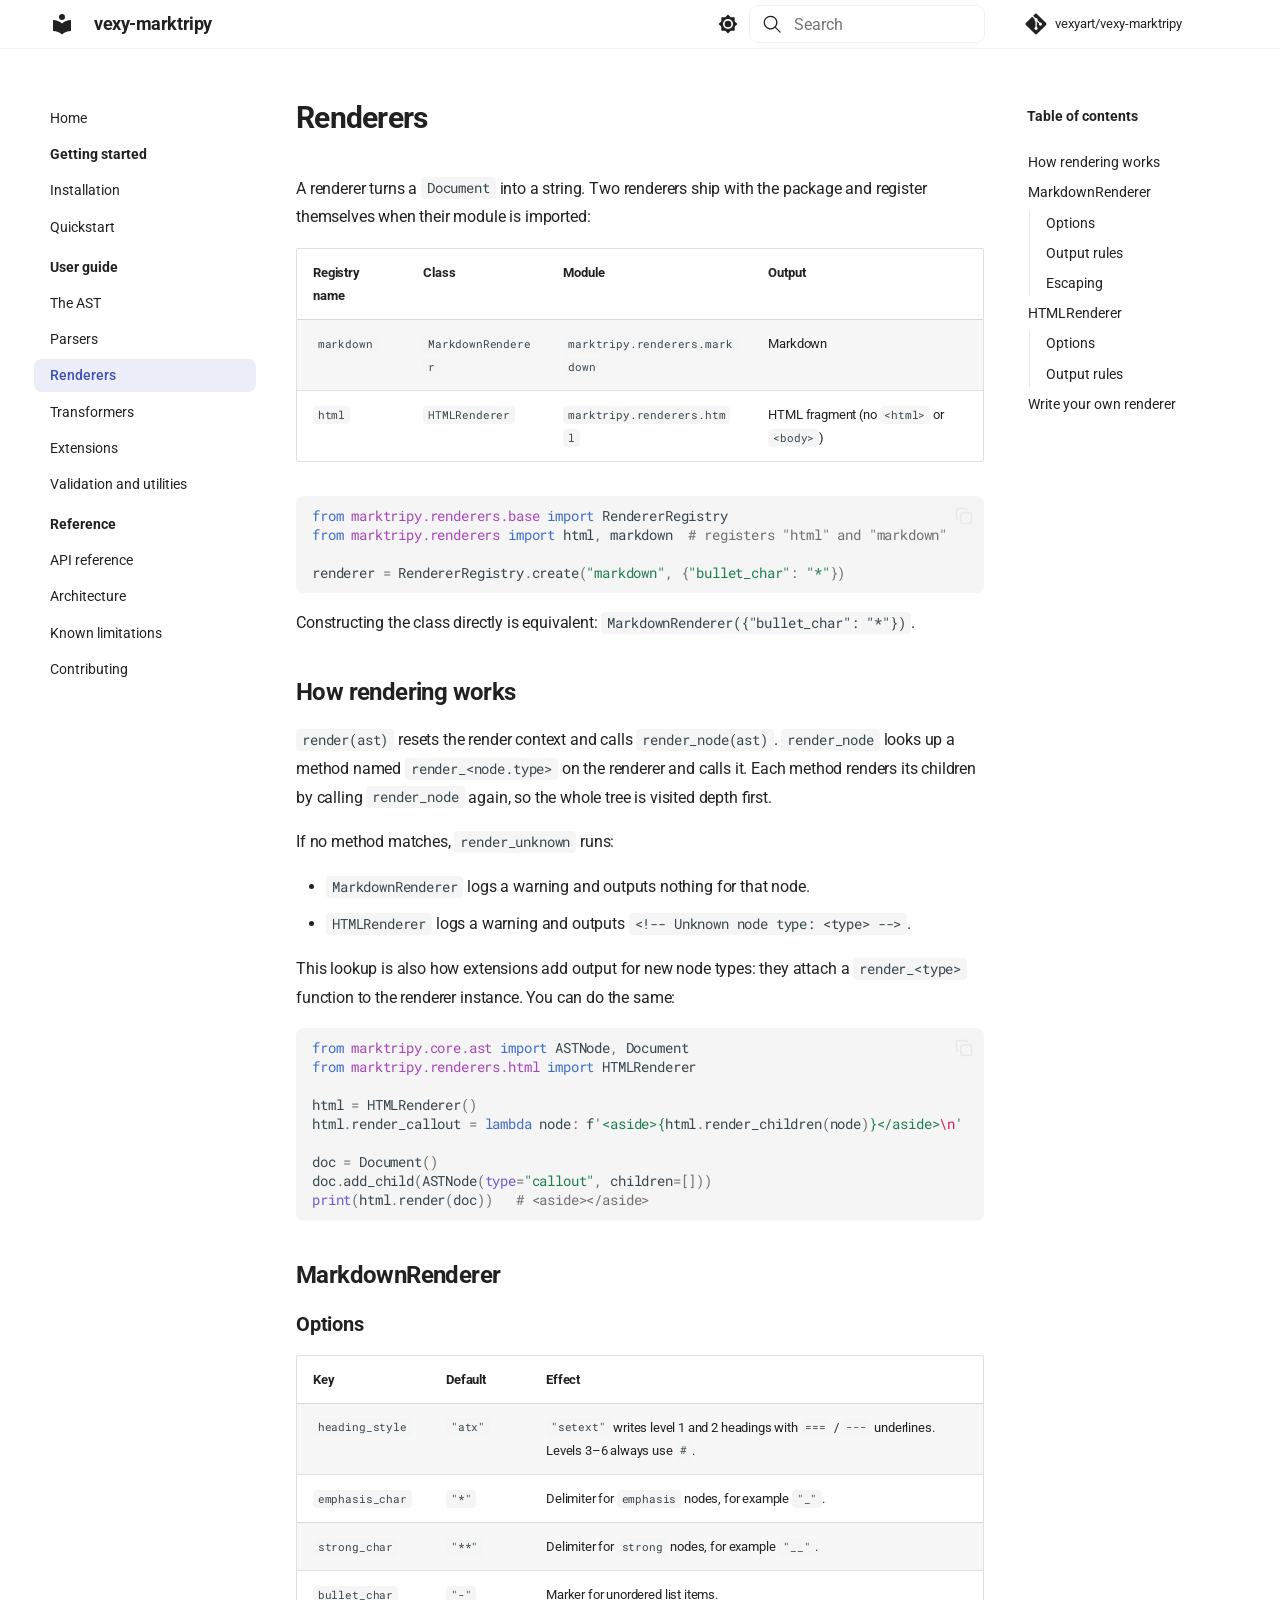
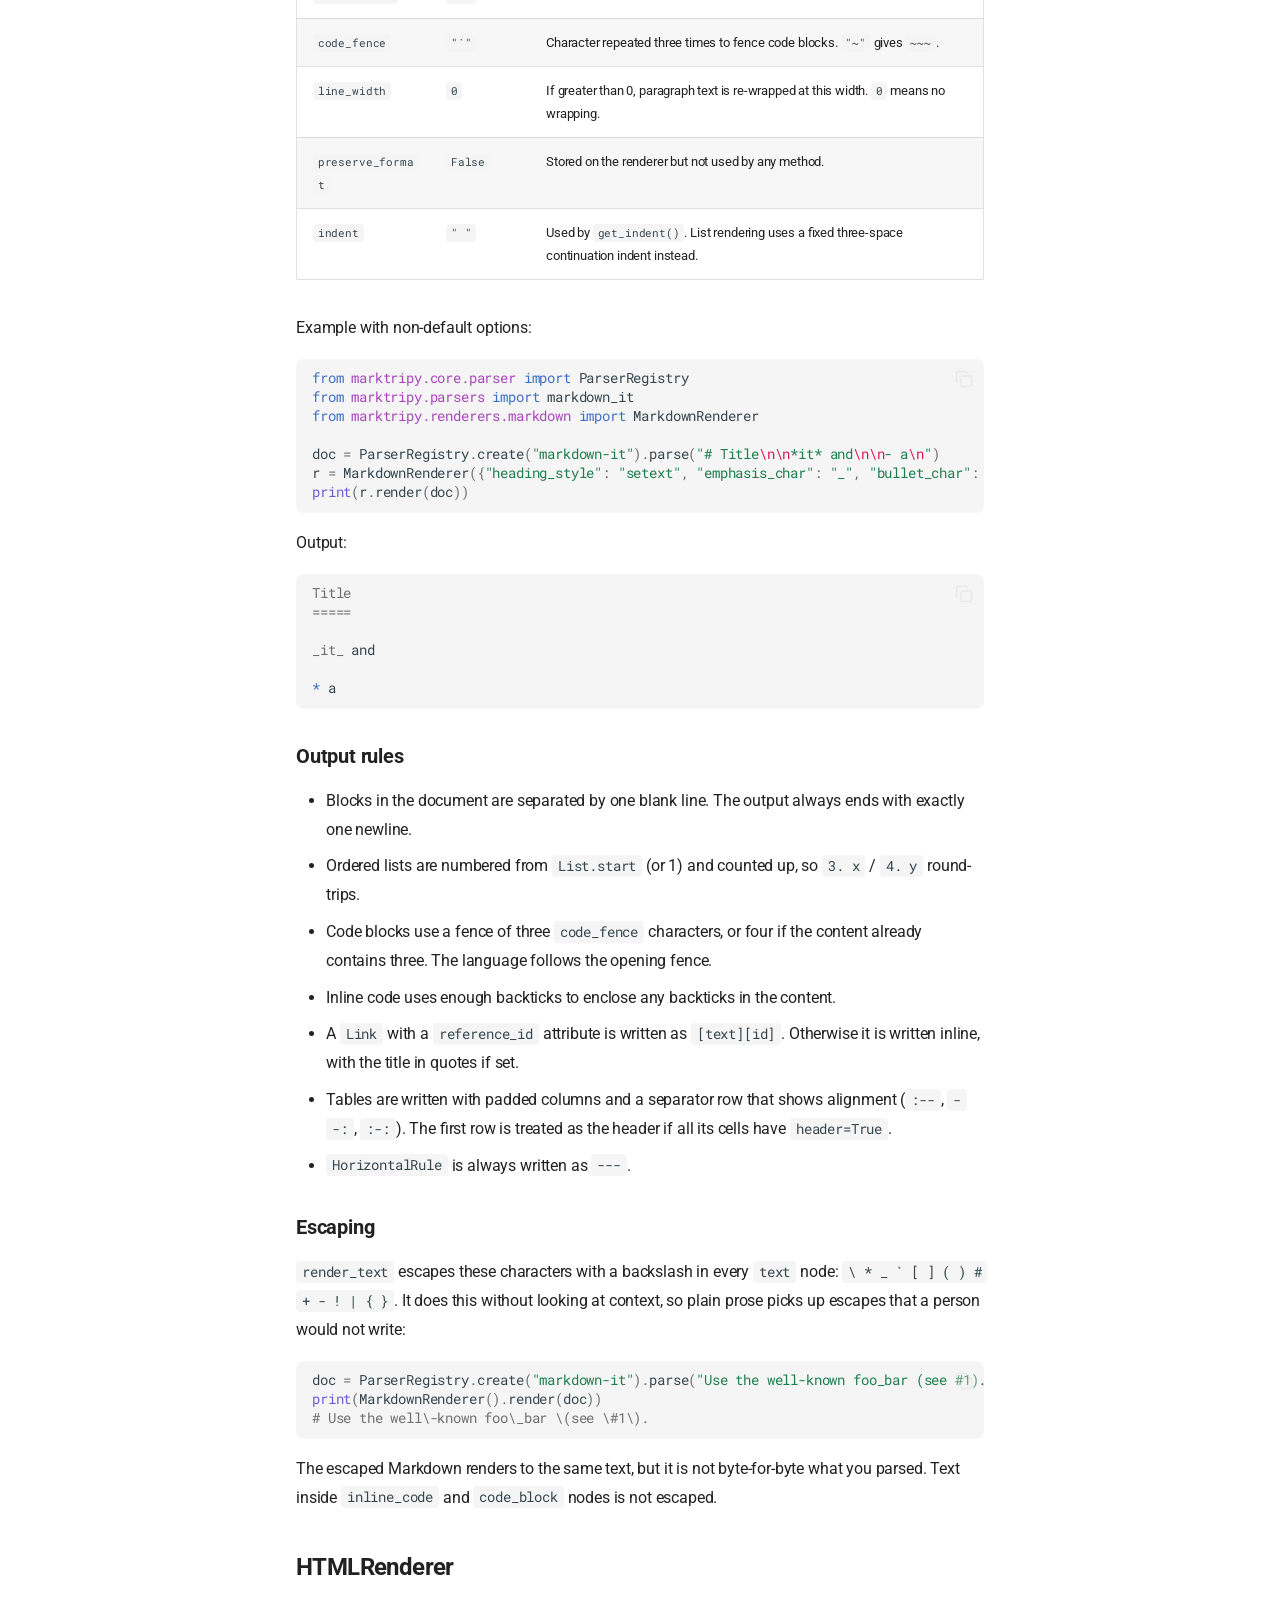
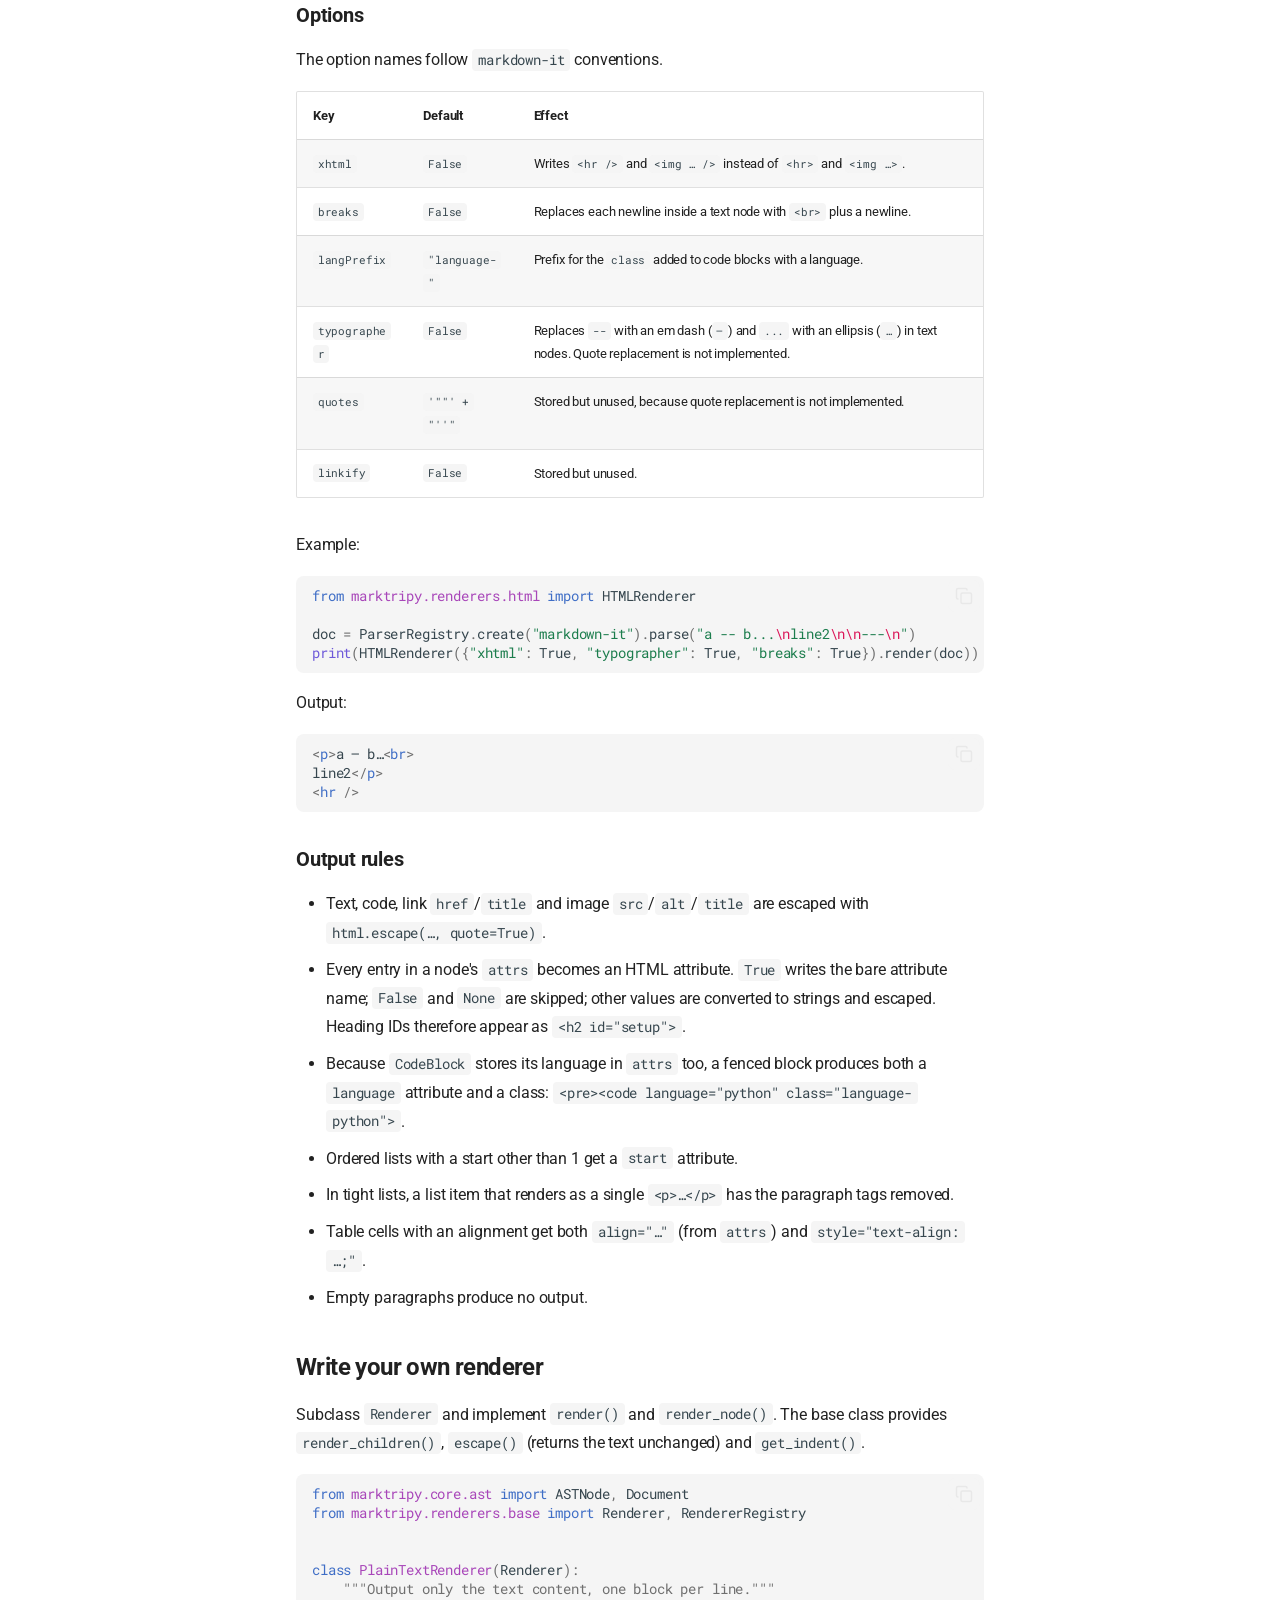
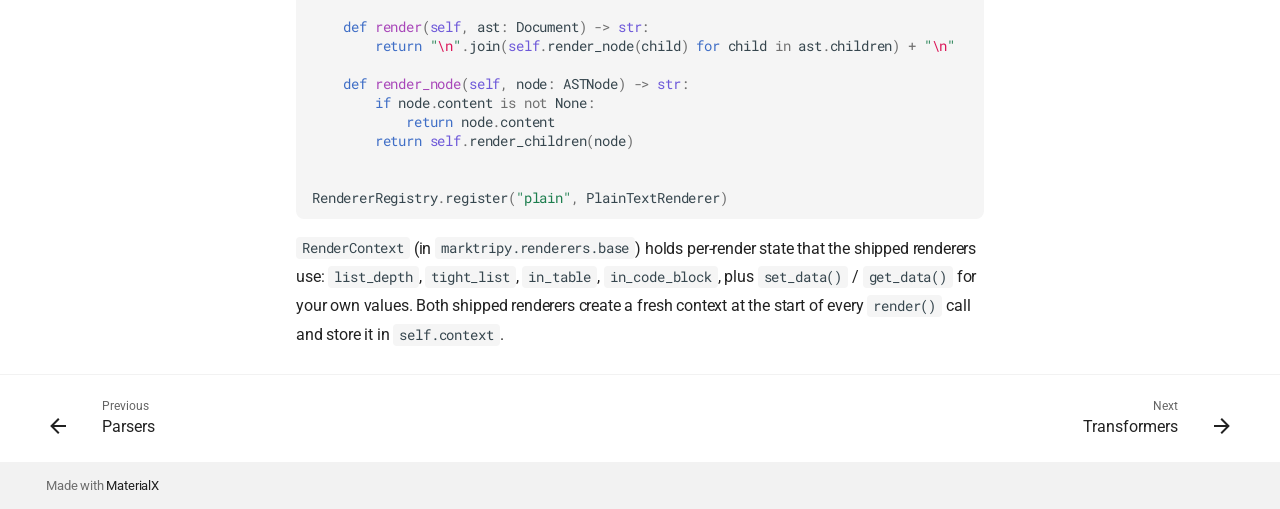
<file: docs/renderers/index.html>
<!doctype html>
<html lang="en" class="no-js">
  <head>
    
      <meta charset="utf-8">
      <meta name="viewport" content="width=device-width,initial-scale=1">
      
        <meta name="description" content="A Python package for converting Markdown to AST and back to Markdown">
      
      
      
        <link rel="canonical" href="https://vexy.dev/vexy-marktripy/renderers/">
      
      
        <link rel="prev" href="../parsers/">
      
      
        <link rel="next" href="../transformers/">
      
      
        
      
      
      
      
        
        
        
          <link rel="icon" href="../assets/images/favicon.png">
        
      
      <meta name="generator" content="mkdocs-ProperDocs 1.6.7, mkdocs-materialx-10.1.8">
    
    
      
        <title>Renderers - vexy-marktripy</title>
      
    
    
      <link rel="stylesheet" href="../assets/stylesheets/main.314bbef5.min.css">
      
        
        <link rel="stylesheet" href="../assets/stylesheets/palette.a45159b5.min.css">
      
    
    

    

    
      
    
    
      
        
        
        <link rel="preconnect" href="https://fonts.gstatic.com" crossorigin>
        <link rel="stylesheet" href="https://fonts.googleapis.com/css?family=Roboto:300,300i,400,400i,700,700i%7CRoboto+Mono:400,400i,700,700i&display=fallback">
        <style>:root{--md-text-font:"Roboto";--md-code-font:"Roboto Mono"}</style>
      
    
    
    <script>__md_scope=new URL("..",location),__md_hash=e=>[...e].reduce(((e,_)=>(e<<5)-e+_.charCodeAt(0)),0),__md_get=(e,_=localStorage,t=__md_scope)=>JSON.parse(_.getItem(t.pathname+"."+e)),__md_set=(e,_,t=localStorage,a=__md_scope)=>{try{t.setItem(a.pathname+"."+e,JSON.stringify(_))}catch(e){}}</script>
    
      

    
    
  </head>
  
  
  
  
    
    
      
    
    
    
    
    <body dir="ltr" data-md-color-scheme="default" data-md-color-primary="indigo" data-md-color-accent="indigo" data-mx-topbar="glass">
  
    
    <input class="md-toggle" data-md-toggle="drawer" type="checkbox" id="__drawer" autocomplete="off">
    <input class="md-toggle" data-md-toggle="toc" type="checkbox" id="__toc" autocomplete="off">
    <input class="md-toggle" data-md-toggle="search" type="checkbox" id="__search" autocomplete="off">
    <label class="md-overlay" for="__drawer"></label>
    <label class="md-overlay" for="__toc"></label>
    <div data-md-component="skip">
      
        
        <a href="#renderers" class="md-skip">
          Skip to content
        </a>
      
    </div>
    <div data-md-component="announce">
      
    </div>
    
    
      

  

<header class="md-header md-header--shadow" data-md-component="header">
  <nav class="md-header__inner md-grid" aria-label="Header">
    <a href=".." title="vexy-marktripy" class="md-header__button md-logo" aria-label="vexy-marktripy" data-md-component="logo">
      
  
  <svg xmlns="http://www.w3.org/2000/svg" viewBox="0 0 24 24"><path d="M12 8a3 3 0 0 0 3-3 3 3 0 0 0-3-3 3 3 0 0 0-3 3 3 3 0 0 0 3 3m0 3.54C9.64 9.35 6.5 8 3 8v11c3.5 0 6.64 1.35 9 3.54 2.36-2.19 5.5-3.54 9-3.54V8c-3.5 0-6.64 1.35-9 3.54"/></svg>

    </a>
    <label class="md-header__button md-icon" for="__drawer">
      
      <svg xmlns="http://www.w3.org/2000/svg" viewBox="0 0 24 24"><path d="M3 6h18v2H3zm0 5h18v2H3zm0 5h18v2H3z"/></svg>
    </label>
    <div class="md-header__title" data-md-component="header-title">
      <div class="md-header__ellipsis">
        <div class="md-header__topic">
          <span class="md-ellipsis">
            vexy-marktripy
          </span>
        </div>
        <div class="md-header__topic" data-md-component="header-topic">
          <span class="md-ellipsis">
            
              Renderers
            
          </span>
        </div>
      </div>
    </div>
    
      
        <form class="md-header__option" data-md-component="palette">
  
    
    
    
    <input class="md-option" data-md-color-media="" data-md-color-scheme="default" data-md-color-primary="indigo" data-md-color-accent="indigo"  aria-label="Switch to dark mode"  type="radio" name="__palette" id="__palette_0">
    
      <label class="md-header__button md-icon" title="Switch to dark mode" for="__palette_1" hidden>
        <svg xmlns="http://www.w3.org/2000/svg" viewBox="0 0 24 24"><path d="M12 8a4 4 0 0 0-4 4 4 4 0 0 0 4 4 4 4 0 0 0 4-4 4 4 0 0 0-4-4m0 10a6 6 0 0 1-6-6 6 6 0 0 1 6-6 6 6 0 0 1 6 6 6 6 0 0 1-6 6m8-9.31V4h-4.69L12 .69 8.69 4H4v4.69L.69 12 4 15.31V20h4.69L12 23.31 15.31 20H20v-4.69L23.31 12z"/></svg>
      </label>
    
  
    
    
    
    <input class="md-option" data-md-color-media="" data-md-color-scheme="slate" data-md-color-primary="indigo" data-md-color-accent="indigo"  aria-label="Switch to light mode"  type="radio" name="__palette" id="__palette_1">
    
      <label class="md-header__button md-icon" title="Switch to light mode" for="__palette_0" hidden>
        <svg xmlns="http://www.w3.org/2000/svg" viewBox="0 0 24 24"><path d="M12 18c-.89 0-1.74-.2-2.5-.55C11.56 16.5 13 14.42 13 12s-1.44-4.5-3.5-5.45C10.26 6.2 11.11 6 12 6a6 6 0 0 1 6 6 6 6 0 0 1-6 6m8-9.31V4h-4.69L12 .69 8.69 4H4v4.69L.69 12 4 15.31V20h4.69L12 23.31 15.31 20H20v-4.69L23.31 12z"/></svg>
      </label>
    
  
</form>
      
    
    
      <script>var palette=__md_get("__palette");if(palette&&palette.color){if("(prefers-color-scheme)"===palette.color.media){var media=matchMedia("(prefers-color-scheme: light)"),input=document.querySelector(media.matches?"[data-md-color-media='(prefers-color-scheme: light)']":"[data-md-color-media='(prefers-color-scheme: dark)']");palette.color.media=input.getAttribute("data-md-color-media"),palette.color.scheme=input.getAttribute("data-md-color-scheme"),palette.color.primary=input.getAttribute("data-md-color-primary"),palette.color.accent=input.getAttribute("data-md-color-accent")}for(var[key,value]of Object.entries(palette.color))document.body.setAttribute("data-md-color-"+key,value)}</script>
    
    
    
      
      
        <label class="md-header__button md-icon" for="__search">
          
          <svg xmlns="http://www.w3.org/2000/svg" viewBox="0 0 24 24"><path d="M10.25 2a8.25 8.25 0 0 1 6.34 13.53l5.69 5.69a.749.749 0 0 1-.326 1.275.75.75 0 0 1-.734-.215l-5.69-5.69A8.25 8.25 0 1 1 10.25 2M3.5 10.25a6.75 6.75 0 1 0 13.5 0 6.75 6.75 0 0 0-13.5 0"/></svg>
        </label>
        <div class="md-search" data-md-component="search" role="dialog">
  <label class="md-search__overlay" for="__search"></label>
  <div class="md-search__inner" role="search">
    <form class="md-search__form" name="search">
      <input type="text" class="md-search__input" name="query" aria-label="Search" placeholder="Search" autocapitalize="off" autocorrect="off" autocomplete="off" spellcheck="false" data-md-component="search-query" required>
      <label class="md-search__icon md-icon" for="__search">
        
        <svg xmlns="http://www.w3.org/2000/svg" viewBox="0 0 24 24"><path d="M10.25 2a8.25 8.25 0 0 1 6.34 13.53l5.69 5.69a.749.749 0 0 1-.326 1.275.75.75 0 0 1-.734-.215l-5.69-5.69A8.25 8.25 0 1 1 10.25 2M3.5 10.25a6.75 6.75 0 1 0 13.5 0 6.75 6.75 0 0 0-13.5 0"/></svg>
        
        <svg xmlns="http://www.w3.org/2000/svg" viewBox="0 0 24 24"><path d="M20 11v2H8l5.5 5.5-1.42 1.42L4.16 12l7.92-7.92L13.5 5.5 8 11z"/></svg>
      </label>
      <nav class="md-search__options" aria-label="Search">
        
        <button type="reset" class="md-search__icon md-icon" title="Clear" aria-label="Clear" tabindex="-1">
          
          <svg xmlns="http://www.w3.org/2000/svg" viewBox="0 0 24 24"><path d="M19 6.41 17.59 5 12 10.59 6.41 5 5 6.41 10.59 12 5 17.59 6.41 19 12 13.41 17.59 19 19 17.59 13.41 12z"/></svg>
        </button>
      </nav>
      
    </form>
    <div class="md-search__output">
      <div class="md-search__scrollwrap" tabindex="0">
        <div class="md-search-result" data-md-component="search-result">
          <div class="md-search-result__meta">
            Initializing search
          </div>
          <ol class="md-search-result__list" role="presentation"></ol>
        </div>
      </div>
    </div>
  </div>
</div>
      
    
    
      <div class="md-header__source">
        <a href="https://github.com/vexyart/vexy-marktripy" title="Go to repository" class="md-source" data-md-component="source">
  <div class="md-source__icon md-icon">
    
    <svg xmlns="http://www.w3.org/2000/svg" viewBox="0 0 448 512"><!--! Font Awesome Free 7.1.0 by @fontawesome - https://fontawesome.com License - https://fontawesome.com/license/free (Icons: CC BY 4.0, Fonts: SIL OFL 1.1, Code: MIT License) Copyright 2025 Fonticons, Inc.--><path d="M439.6 236.1 244 40.5c-5.4-5.5-12.8-8.5-20.4-8.5s-15 3-20.4 8.4L162.5 81l51.5 51.5c27.1-9.1 52.7 16.8 43.4 43.7l49.7 49.7c34.2-11.8 61.2 31 35.5 56.7-26.5 26.5-70.2-2.9-56-37.3L240.3 199v121.9c25.3 12.5 22.3 41.8 9.1 55-6.4 6.4-15.2 10.1-24.3 10.1s-17.8-3.6-24.3-10.1c-17.6-17.6-11.1-46.9 11.2-56v-123c-20.8-8.5-24.6-30.7-18.6-45L142.6 101 8.5 235.1C3 240.6 0 247.9 0 255.5s3 15 8.5 20.4l195.6 195.7c5.4 5.4 12.7 8.4 20.4 8.4s15-3 20.4-8.4l194.7-194.7c5.4-5.4 8.4-12.8 8.4-20.4s-3-15-8.4-20.4"/></svg>
  </div>
  <div class="md-source__repository">
    vexyart/vexy-marktripy
  </div>
</a>
      </div>
    
  </nav>
  
</header>
    
    <div class="md-container" data-md-component="container">
      
      
        
          
        
      
      <main class="md-main" data-md-component="main">
        <div class="md-main__inner md-grid">
          
            
              
              <div class="md-sidebar md-sidebar--primary" data-md-component="sidebar" data-md-type="navigation" >
                <div class="md-sidebar__scrollwrap">
                  <div class="md-sidebar__inner">
                    



<nav class="md-nav md-nav--primary" aria-label="Navigation" data-md-level="0">
  <label class="md-nav__title" for="__drawer">
    <a href=".." title="vexy-marktripy" class="md-nav__button md-logo" aria-label="vexy-marktripy" data-md-component="logo">
      
  
  <svg xmlns="http://www.w3.org/2000/svg" viewBox="0 0 24 24"><path d="M12 8a3 3 0 0 0 3-3 3 3 0 0 0-3-3 3 3 0 0 0-3 3 3 3 0 0 0 3 3m0 3.54C9.64 9.35 6.5 8 3 8v11c3.5 0 6.64 1.35 9 3.54 2.36-2.19 5.5-3.54 9-3.54V8c-3.5 0-6.64 1.35-9 3.54"/></svg>

    </a>
    vexy-marktripy
  </label>
  
    <div class="md-nav__source">
      <a href="https://github.com/vexyart/vexy-marktripy" title="Go to repository" class="md-source" data-md-component="source">
  <div class="md-source__icon md-icon">
    
    <svg xmlns="http://www.w3.org/2000/svg" viewBox="0 0 448 512"><!--! Font Awesome Free 7.1.0 by @fontawesome - https://fontawesome.com License - https://fontawesome.com/license/free (Icons: CC BY 4.0, Fonts: SIL OFL 1.1, Code: MIT License) Copyright 2025 Fonticons, Inc.--><path d="M439.6 236.1 244 40.5c-5.4-5.5-12.8-8.5-20.4-8.5s-15 3-20.4 8.4L162.5 81l51.5 51.5c27.1-9.1 52.7 16.8 43.4 43.7l49.7 49.7c34.2-11.8 61.2 31 35.5 56.7-26.5 26.5-70.2-2.9-56-37.3L240.3 199v121.9c25.3 12.5 22.3 41.8 9.1 55-6.4 6.4-15.2 10.1-24.3 10.1s-17.8-3.6-24.3-10.1c-17.6-17.6-11.1-46.9 11.2-56v-123c-20.8-8.5-24.6-30.7-18.6-45L142.6 101 8.5 235.1C3 240.6 0 247.9 0 255.5s3 15 8.5 20.4l195.6 195.7c5.4 5.4 12.7 8.4 20.4 8.4s15-3 20.4-8.4l194.7-194.7c5.4-5.4 8.4-12.8 8.4-20.4s-3-15-8.4-20.4"/></svg>
  </div>
  <div class="md-source__repository">
    vexyart/vexy-marktripy
  </div>
</a>
    </div>
  
  <ul class="md-nav__list">
    
      
      
  
  
  
  
    <li class="md-nav__item">
      <a href=".." class="md-nav__link">
        
  
  
  <span class="md-ellipsis">
    
  
    Home
  

    
  </span>
  
  

      </a>
    </li>
  

    
      
      
  
  
  
  
    
    
    
    
      
        
        
      
    
    
    <li class="md-nav__item md-nav__item--section md-nav__item--nested">
      
        
        
        <input class="md-nav__toggle md-toggle " type="checkbox" id="__nav_2" >
        
          
          <label class="md-nav__link" for="__nav_2" id="__nav_2_label" tabindex="">
            
  
  
  <span class="md-ellipsis">
    
  
    Getting started
  

    
  </span>
  
  

            <span class="md-nav__icon md-icon"></span>
          </label>
        
        <nav class="md-nav" data-md-level="1" aria-labelledby="__nav_2_label" aria-expanded="false">
          <label class="md-nav__title" for="__nav_2">
            <span class="md-nav__icon md-icon"></span>
            
  
    Getting started
  

          </label>
          <ul class="md-nav__list">
            
              
                
  
  
  
  
    <li class="md-nav__item">
      <a href="../installation/" class="md-nav__link">
        
  
  
  <span class="md-ellipsis">
    
  
    Installation
  

    
  </span>
  
  

      </a>
    </li>
  

              
            
              
                
  
  
  
  
    <li class="md-nav__item">
      <a href="../quickstart/" class="md-nav__link">
        
  
  
  <span class="md-ellipsis">
    
  
    Quickstart
  

    
  </span>
  
  

      </a>
    </li>
  

              
            
          </ul>
        </nav>
      
    </li>
  

    
      
      
  
  
    
  
  
  
    
    
    
    
      
        
        
      
    
    
    <li class="md-nav__item md-nav__item--active md-nav__item--section md-nav__item--nested">
      
        
        
        <input class="md-nav__toggle md-toggle " type="checkbox" id="__nav_3" checked>
        
          
          <label class="md-nav__link" for="__nav_3" id="__nav_3_label" tabindex="">
            
  
  
  <span class="md-ellipsis">
    
  
    User guide
  

    
  </span>
  
  

            <span class="md-nav__icon md-icon"></span>
          </label>
        
        <nav class="md-nav" data-md-level="1" aria-labelledby="__nav_3_label" aria-expanded="true">
          <label class="md-nav__title" for="__nav_3">
            <span class="md-nav__icon md-icon"></span>
            
  
    User guide
  

          </label>
          <ul class="md-nav__list">
            
              
                
  
  
  
  
    <li class="md-nav__item">
      <a href="../ast/" class="md-nav__link">
        
  
  
  <span class="md-ellipsis">
    
  
    The AST
  

    
  </span>
  
  

      </a>
    </li>
  

              
            
              
                
  
  
  
  
    <li class="md-nav__item">
      <a href="../parsers/" class="md-nav__link">
        
  
  
  <span class="md-ellipsis">
    
  
    Parsers
  

    
  </span>
  
  

      </a>
    </li>
  

              
            
              
                
  
  
    
  
  
  
    <li class="md-nav__item md-nav__item--active">
      
      <input class="md-nav__toggle md-toggle" type="checkbox" id="__toc">
      
      
        
      
      
        <label class="md-nav__link md-nav__link--active" for="__toc">
          
  
  
  <span class="md-ellipsis">
    
  
    Renderers
  

    
  </span>
  
  

          <span class="md-nav__icon md-icon"></span>
        </label>
      
      <a href="./" class="md-nav__link md-nav__link--active">
        
  
  
  <span class="md-ellipsis">
    
  
    Renderers
  

    
  </span>
  
  

      </a>
      
        

<nav class="md-nav md-nav--secondary" aria-label="Table of contents">
  
  
  
    
  
  
    <label class="md-nav__title" for="__toc">
      <span class="md-nav__icon md-icon"></span>
      Table of contents
    </label>
    <ul class="md-nav__list" data-md-component="toc">
      
        <li class="md-nav__item">
  <a href="#how-rendering-works" class="md-nav__link">
    <span class="md-ellipsis">
      
        How rendering works
      
    </span>
  </a>
  
</li>
      
        <li class="md-nav__item">
  <a href="#markdownrenderer" class="md-nav__link">
    <span class="md-ellipsis">
      
        MarkdownRenderer
      
    </span>
  </a>
  
    <nav class="md-nav" aria-label="MarkdownRenderer">
      <ul class="md-nav__list">
        
          <li class="md-nav__item">
  <a href="#options" class="md-nav__link">
    <span class="md-ellipsis">
      
        Options
      
    </span>
  </a>
  
</li>
        
          <li class="md-nav__item">
  <a href="#output-rules" class="md-nav__link">
    <span class="md-ellipsis">
      
        Output rules
      
    </span>
  </a>
  
</li>
        
          <li class="md-nav__item">
  <a href="#escaping" class="md-nav__link">
    <span class="md-ellipsis">
      
        Escaping
      
    </span>
  </a>
  
</li>
        
      </ul>
    </nav>
  
</li>
      
        <li class="md-nav__item">
  <a href="#htmlrenderer" class="md-nav__link">
    <span class="md-ellipsis">
      
        HTMLRenderer
      
    </span>
  </a>
  
    <nav class="md-nav" aria-label="HTMLRenderer">
      <ul class="md-nav__list">
        
          <li class="md-nav__item">
  <a href="#options_1" class="md-nav__link">
    <span class="md-ellipsis">
      
        Options
      
    </span>
  </a>
  
</li>
        
          <li class="md-nav__item">
  <a href="#output-rules_1" class="md-nav__link">
    <span class="md-ellipsis">
      
        Output rules
      
    </span>
  </a>
  
</li>
        
      </ul>
    </nav>
  
</li>
      
        <li class="md-nav__item">
  <a href="#write-your-own-renderer" class="md-nav__link">
    <span class="md-ellipsis">
      
        Write your own renderer
      
    </span>
  </a>
  
</li>
      
    </ul>
  
</nav>
      
    </li>
  

              
            
              
                
  
  
  
  
    <li class="md-nav__item">
      <a href="../transformers/" class="md-nav__link">
        
  
  
  <span class="md-ellipsis">
    
  
    Transformers
  

    
  </span>
  
  

      </a>
    </li>
  

              
            
              
                
  
  
  
  
    <li class="md-nav__item">
      <a href="../extensions/" class="md-nav__link">
        
  
  
  <span class="md-ellipsis">
    
  
    Extensions
  

    
  </span>
  
  

      </a>
    </li>
  

              
            
              
                
  
  
  
  
    <li class="md-nav__item">
      <a href="../validation/" class="md-nav__link">
        
  
  
  <span class="md-ellipsis">
    
  
    Validation and utilities
  

    
  </span>
  
  

      </a>
    </li>
  

              
            
          </ul>
        </nav>
      
    </li>
  

    
      
      
  
  
  
  
    
    
    
    
      
        
        
      
    
    
    <li class="md-nav__item md-nav__item--section md-nav__item--nested">
      
        
        
        <input class="md-nav__toggle md-toggle " type="checkbox" id="__nav_4" >
        
          
          <label class="md-nav__link" for="__nav_4" id="__nav_4_label" tabindex="">
            
  
  
  <span class="md-ellipsis">
    
  
    Reference
  

    
  </span>
  
  

            <span class="md-nav__icon md-icon"></span>
          </label>
        
        <nav class="md-nav" data-md-level="1" aria-labelledby="__nav_4_label" aria-expanded="false">
          <label class="md-nav__title" for="__nav_4">
            <span class="md-nav__icon md-icon"></span>
            
  
    Reference
  

          </label>
          <ul class="md-nav__list">
            
              
                
  
  
  
  
    <li class="md-nav__item">
      <a href="../api/" class="md-nav__link">
        
  
  
  <span class="md-ellipsis">
    
  
    API reference
  

    
  </span>
  
  

      </a>
    </li>
  

              
            
              
                
  
  
  
  
    <li class="md-nav__item">
      <a href="../architecture/" class="md-nav__link">
        
  
  
  <span class="md-ellipsis">
    
  
    Architecture
  

    
  </span>
  
  

      </a>
    </li>
  

              
            
              
                
  
  
  
  
    <li class="md-nav__item">
      <a href="../limitations/" class="md-nav__link">
        
  
  
  <span class="md-ellipsis">
    
  
    Known limitations
  

    
  </span>
  
  

      </a>
    </li>
  

              
            
              
                
  
  
  
  
    <li class="md-nav__item">
      <a href="../contributing/" class="md-nav__link">
        
  
  
  <span class="md-ellipsis">
    
  
    Contributing
  

    
  </span>
  
  

      </a>
    </li>
  

              
            
          </ul>
        </nav>
      
    </li>
  

    
  </ul>
</nav>
                  </div>
                </div>
              </div>
            
            
              
              <div class="md-sidebar md-sidebar--secondary" data-md-component="sidebar" data-md-type="toc" >
                <div class="md-sidebar__scrollwrap">
                  <div class="md-sidebar__inner">
                    

<nav class="md-nav md-nav--secondary" aria-label="Table of contents">
  
  
  
    
  
  
    <label class="md-nav__title" for="__toc">
      <span class="md-nav__icon md-icon"></span>
      Table of contents
    </label>
    <ul class="md-nav__list" data-md-component="toc">
      
        <li class="md-nav__item">
  <a href="#how-rendering-works" class="md-nav__link">
    <span class="md-ellipsis">
      
        How rendering works
      
    </span>
  </a>
  
</li>
      
        <li class="md-nav__item">
  <a href="#markdownrenderer" class="md-nav__link">
    <span class="md-ellipsis">
      
        MarkdownRenderer
      
    </span>
  </a>
  
    <nav class="md-nav" aria-label="MarkdownRenderer">
      <ul class="md-nav__list">
        
          <li class="md-nav__item">
  <a href="#options" class="md-nav__link">
    <span class="md-ellipsis">
      
        Options
      
    </span>
  </a>
  
</li>
        
          <li class="md-nav__item">
  <a href="#output-rules" class="md-nav__link">
    <span class="md-ellipsis">
      
        Output rules
      
    </span>
  </a>
  
</li>
        
          <li class="md-nav__item">
  <a href="#escaping" class="md-nav__link">
    <span class="md-ellipsis">
      
        Escaping
      
    </span>
  </a>
  
</li>
        
      </ul>
    </nav>
  
</li>
      
        <li class="md-nav__item">
  <a href="#htmlrenderer" class="md-nav__link">
    <span class="md-ellipsis">
      
        HTMLRenderer
      
    </span>
  </a>
  
    <nav class="md-nav" aria-label="HTMLRenderer">
      <ul class="md-nav__list">
        
          <li class="md-nav__item">
  <a href="#options_1" class="md-nav__link">
    <span class="md-ellipsis">
      
        Options
      
    </span>
  </a>
  
</li>
        
          <li class="md-nav__item">
  <a href="#output-rules_1" class="md-nav__link">
    <span class="md-ellipsis">
      
        Output rules
      
    </span>
  </a>
  
</li>
        
      </ul>
    </nav>
  
</li>
      
        <li class="md-nav__item">
  <a href="#write-your-own-renderer" class="md-nav__link">
    <span class="md-ellipsis">
      
        Write your own renderer
      
    </span>
  </a>
  
</li>
      
    </ul>
  
</nav>
                  </div>
                </div>
              </div>
            
          
          
            <div class="md-content" data-md-component="content">
              
              <article class="md-content__inner md-typeset">
                
                  
  
  


<h1 id="renderers">Renderers<a class="headerlink" href="#renderers" title="Permanent link">&para;</a></h1>
<p>A renderer turns a <code>Document</code> into a string. Two renderers ship with the package and register themselves when their module is imported:</p>
<table>
<thead>
<tr>
<th>Registry name</th>
<th>Class</th>
<th>Module</th>
<th>Output</th>
</tr>
</thead>
<tbody>
<tr>
<td><code>markdown</code></td>
<td><code>MarkdownRenderer</code></td>
<td><code>marktripy.renderers.markdown</code></td>
<td>Markdown</td>
</tr>
<tr>
<td><code>html</code></td>
<td><code>HTMLRenderer</code></td>
<td><code>marktripy.renderers.html</code></td>
<td>HTML fragment (no <code>&lt;html&gt;</code> or <code>&lt;body&gt;</code>)</td>
</tr>
</tbody>
</table>
<div class="highlight"><pre><span></span><code><a id="__codelineno-0-1" name="__codelineno-0-1" href="#__codelineno-0-1"></a><span class="kn">from</span><span class="w"> </span><span class="nn">marktripy.renderers.base</span><span class="w"> </span><span class="kn">import</span> <span class="n">RendererRegistry</span>
<a id="__codelineno-0-2" name="__codelineno-0-2" href="#__codelineno-0-2"></a><span class="kn">from</span><span class="w"> </span><span class="nn">marktripy.renderers</span><span class="w"> </span><span class="kn">import</span> <span class="n">html</span><span class="p">,</span> <span class="n">markdown</span>  <span class="c1"># registers "html" and "markdown"</span>
<a id="__codelineno-0-3" name="__codelineno-0-3" href="#__codelineno-0-3"></a>
<a id="__codelineno-0-4" name="__codelineno-0-4" href="#__codelineno-0-4"></a><span class="n">renderer</span> <span class="o">=</span> <span class="n">RendererRegistry</span><span class="o">.</span><span class="n">create</span><span class="p">(</span><span class="s2">"markdown"</span><span class="p">,</span> <span class="p">{</span><span class="s2">"bullet_char"</span><span class="p">:</span> <span class="s2">"*"</span><span class="p">})</span>
</code></pre></div>
<p>Constructing the class directly is equivalent: <code>MarkdownRenderer({"bullet_char": "*"})</code>.</p>
<h2 id="how-rendering-works">How rendering works<a class="headerlink" href="#how-rendering-works" title="Permanent link">&para;</a></h2>
<p><code>render(ast)</code> resets the render context and calls <code>render_node(ast)</code>. <code>render_node</code> looks up a method named <code>render_&lt;node.type&gt;</code> on the renderer and calls it. Each method renders its children by calling <code>render_node</code> again, so the whole tree is visited depth first.</p>
<p>If no method matches, <code>render_unknown</code> runs:</p>
<ul>
<li><code>MarkdownRenderer</code> logs a warning and outputs nothing for that node.</li>
<li><code>HTMLRenderer</code> logs a warning and outputs <code>&lt;!-- Unknown node type: &lt;type&gt; --&gt;</code>.</li>
</ul>
<p>This lookup is also how extensions add output for new node types: they attach a <code>render_&lt;type&gt;</code> function to the renderer instance. You can do the same:</p>
<div class="highlight"><pre><span></span><code><a id="__codelineno-1-1" name="__codelineno-1-1" href="#__codelineno-1-1"></a><span class="kn">from</span><span class="w"> </span><span class="nn">marktripy.core.ast</span><span class="w"> </span><span class="kn">import</span> <span class="n">ASTNode</span><span class="p">,</span> <span class="n">Document</span>
<a id="__codelineno-1-2" name="__codelineno-1-2" href="#__codelineno-1-2"></a><span class="kn">from</span><span class="w"> </span><span class="nn">marktripy.renderers.html</span><span class="w"> </span><span class="kn">import</span> <span class="n">HTMLRenderer</span>
<a id="__codelineno-1-3" name="__codelineno-1-3" href="#__codelineno-1-3"></a>
<a id="__codelineno-1-4" name="__codelineno-1-4" href="#__codelineno-1-4"></a><span class="n">html</span> <span class="o">=</span> <span class="n">HTMLRenderer</span><span class="p">()</span>
<a id="__codelineno-1-5" name="__codelineno-1-5" href="#__codelineno-1-5"></a><span class="n">html</span><span class="o">.</span><span class="n">render_callout</span> <span class="o">=</span> <span class="k">lambda</span> <span class="n">node</span><span class="p">:</span> <span class="sa">f</span><span class="s1">'&lt;aside&gt;</span><span class="si">{</span><span class="n">html</span><span class="o">.</span><span class="n">render_children</span><span class="p">(</span><span class="n">node</span><span class="p">)</span><span class="si">}</span><span class="s1">&lt;/aside&gt;</span><span class="se">\n</span><span class="s1">'</span>
<a id="__codelineno-1-6" name="__codelineno-1-6" href="#__codelineno-1-6"></a>
<a id="__codelineno-1-7" name="__codelineno-1-7" href="#__codelineno-1-7"></a><span class="n">doc</span> <span class="o">=</span> <span class="n">Document</span><span class="p">()</span>
<a id="__codelineno-1-8" name="__codelineno-1-8" href="#__codelineno-1-8"></a><span class="n">doc</span><span class="o">.</span><span class="n">add_child</span><span class="p">(</span><span class="n">ASTNode</span><span class="p">(</span><span class="nb">type</span><span class="o">=</span><span class="s2">"callout"</span><span class="p">,</span> <span class="n">children</span><span class="o">=</span><span class="p">[]))</span>
<a id="__codelineno-1-9" name="__codelineno-1-9" href="#__codelineno-1-9"></a><span class="nb">print</span><span class="p">(</span><span class="n">html</span><span class="o">.</span><span class="n">render</span><span class="p">(</span><span class="n">doc</span><span class="p">))</span>   <span class="c1"># &lt;aside&gt;&lt;/aside&gt;</span>
</code></pre></div>
<h2 id="markdownrenderer">MarkdownRenderer<a class="headerlink" href="#markdownrenderer" title="Permanent link">&para;</a></h2>
<h3 id="options">Options<a class="headerlink" href="#options" title="Permanent link">&para;</a></h3>
<table>
<thead>
<tr>
<th>Key</th>
<th>Default</th>
<th>Effect</th>
</tr>
</thead>
<tbody>
<tr>
<td><code>heading_style</code></td>
<td><code>"atx"</code></td>
<td><code>"setext"</code> writes level 1 and 2 headings with <code>===</code> / <code>---</code> underlines. Levels 3–6 always use <code>#</code>.</td>
</tr>
<tr>
<td><code>emphasis_char</code></td>
<td><code>"*"</code></td>
<td>Delimiter for <code>emphasis</code> nodes, for example <code>"_"</code>.</td>
</tr>
<tr>
<td><code>strong_char</code></td>
<td><code>"**"</code></td>
<td>Delimiter for <code>strong</code> nodes, for example <code>"__"</code>.</td>
</tr>
<tr>
<td><code>bullet_char</code></td>
<td><code>"-"</code></td>
<td>Marker for unordered list items.</td>
</tr>
<tr>
<td><code>code_fence</code></td>
<td><code>"`"</code></td>
<td>Character repeated three times to fence code blocks. <code>"~"</code> gives <code>~~~</code>.</td>
</tr>
<tr>
<td><code>line_width</code></td>
<td><code>0</code></td>
<td>If greater than 0, paragraph text is re-wrapped at this width. <code>0</code> means no wrapping.</td>
</tr>
<tr>
<td><code>preserve_format</code></td>
<td><code>False</code></td>
<td>Stored on the renderer but not used by any method.</td>
</tr>
<tr>
<td><code>indent</code></td>
<td><code>"  "</code></td>
<td>Used by <code>get_indent()</code>. List rendering uses a fixed three-space continuation indent instead.</td>
</tr>
</tbody>
</table>
<p>Example with non-default options:</p>
<div class="highlight"><pre><span></span><code><a id="__codelineno-2-1" name="__codelineno-2-1" href="#__codelineno-2-1"></a><span class="kn">from</span><span class="w"> </span><span class="nn">marktripy.core.parser</span><span class="w"> </span><span class="kn">import</span> <span class="n">ParserRegistry</span>
<a id="__codelineno-2-2" name="__codelineno-2-2" href="#__codelineno-2-2"></a><span class="kn">from</span><span class="w"> </span><span class="nn">marktripy.parsers</span><span class="w"> </span><span class="kn">import</span> <span class="n">markdown_it</span>
<a id="__codelineno-2-3" name="__codelineno-2-3" href="#__codelineno-2-3"></a><span class="kn">from</span><span class="w"> </span><span class="nn">marktripy.renderers.markdown</span><span class="w"> </span><span class="kn">import</span> <span class="n">MarkdownRenderer</span>
<a id="__codelineno-2-4" name="__codelineno-2-4" href="#__codelineno-2-4"></a>
<a id="__codelineno-2-5" name="__codelineno-2-5" href="#__codelineno-2-5"></a><span class="n">doc</span> <span class="o">=</span> <span class="n">ParserRegistry</span><span class="o">.</span><span class="n">create</span><span class="p">(</span><span class="s2">"markdown-it"</span><span class="p">)</span><span class="o">.</span><span class="n">parse</span><span class="p">(</span><span class="s2">"# Title</span><span class="se">\n\n</span><span class="s2">*it* and</span><span class="se">\n\n</span><span class="s2">- a</span><span class="se">\n</span><span class="s2">"</span><span class="p">)</span>
<a id="__codelineno-2-6" name="__codelineno-2-6" href="#__codelineno-2-6"></a><span class="n">r</span> <span class="o">=</span> <span class="n">MarkdownRenderer</span><span class="p">({</span><span class="s2">"heading_style"</span><span class="p">:</span> <span class="s2">"setext"</span><span class="p">,</span> <span class="s2">"emphasis_char"</span><span class="p">:</span> <span class="s2">"_"</span><span class="p">,</span> <span class="s2">"bullet_char"</span><span class="p">:</span> <span class="s2">"*"</span><span class="p">})</span>
<a id="__codelineno-2-7" name="__codelineno-2-7" href="#__codelineno-2-7"></a><span class="nb">print</span><span class="p">(</span><span class="n">r</span><span class="o">.</span><span class="n">render</span><span class="p">(</span><span class="n">doc</span><span class="p">))</span>
</code></pre></div>
<p>Output:</p>
<div class="highlight"><pre><span></span><code><a id="__codelineno-3-1" name="__codelineno-3-1" href="#__codelineno-3-1"></a><span class="gh">Title</span>
<a id="__codelineno-3-2" name="__codelineno-3-2" href="#__codelineno-3-2"></a><span class="gh">=====</span>
<a id="__codelineno-3-3" name="__codelineno-3-3" href="#__codelineno-3-3"></a>
<a id="__codelineno-3-4" name="__codelineno-3-4" href="#__codelineno-3-4"></a><span class="ge">_it_</span> and
<a id="__codelineno-3-5" name="__codelineno-3-5" href="#__codelineno-3-5"></a>
<a id="__codelineno-3-6" name="__codelineno-3-6" href="#__codelineno-3-6"></a><span class="k">*</span><span class="w"> </span>a
</code></pre></div>
<h3 id="output-rules">Output rules<a class="headerlink" href="#output-rules" title="Permanent link">&para;</a></h3>
<ul>
<li>Blocks in the document are separated by one blank line. The output always ends with exactly one newline.</li>
<li>Ordered lists are numbered from <code>List.start</code> (or 1) and counted up, so <code>3. x</code> / <code>4. y</code> round-trips.</li>
<li>Code blocks use a fence of three <code>code_fence</code> characters, or four if the content already contains three. The language follows the opening fence.</li>
<li>Inline code uses enough backticks to enclose any backticks in the content.</li>
<li>A <code>Link</code> with a <code>reference_id</code> attribute is written as <code>[text][id]</code>. Otherwise it is written inline, with the title in quotes if set.</li>
<li>Tables are written with padded columns and a separator row that shows alignment (<code>:--</code>, <code>--:</code>, <code>:-:</code>). The first row is treated as the header if all its cells have <code>header=True</code>.</li>
<li><code>HorizontalRule</code> is always written as <code>---</code>.</li>
</ul>
<h3 id="escaping">Escaping<a class="headerlink" href="#escaping" title="Permanent link">&para;</a></h3>
<p><code>render_text</code> escapes these characters with a backslash in every <code>text</code> node: <code>\ * _ ` [ ] ( ) # + - ! | { }</code>. It does this without looking at context, so plain prose picks up escapes that a person would not write:</p>
<div class="highlight"><pre><span></span><code><a id="__codelineno-4-1" name="__codelineno-4-1" href="#__codelineno-4-1"></a><span class="n">doc</span> <span class="o">=</span> <span class="n">ParserRegistry</span><span class="o">.</span><span class="n">create</span><span class="p">(</span><span class="s2">"markdown-it"</span><span class="p">)</span><span class="o">.</span><span class="n">parse</span><span class="p">(</span><span class="s2">"Use the well-known foo_bar (see #1).</span><span class="se">\n</span><span class="s2">"</span><span class="p">)</span>
<a id="__codelineno-4-2" name="__codelineno-4-2" href="#__codelineno-4-2"></a><span class="nb">print</span><span class="p">(</span><span class="n">MarkdownRenderer</span><span class="p">()</span><span class="o">.</span><span class="n">render</span><span class="p">(</span><span class="n">doc</span><span class="p">))</span>
<a id="__codelineno-4-3" name="__codelineno-4-3" href="#__codelineno-4-3"></a><span class="c1"># Use the well\-known foo\_bar \(see \#1\).</span>
</code></pre></div>
<p>The escaped Markdown renders to the same text, but it is not byte-for-byte what you parsed. Text inside <code>inline_code</code> and <code>code_block</code> nodes is not escaped.</p>
<h2 id="htmlrenderer">HTMLRenderer<a class="headerlink" href="#htmlrenderer" title="Permanent link">&para;</a></h2>
<h3 id="options_1">Options<a class="headerlink" href="#options_1" title="Permanent link">&para;</a></h3>
<p>The option names follow <code>markdown-it</code> conventions.</p>
<table>
<thead>
<tr>
<th>Key</th>
<th>Default</th>
<th>Effect</th>
</tr>
</thead>
<tbody>
<tr>
<td><code>xhtml</code></td>
<td><code>False</code></td>
<td>Writes <code>&lt;hr /&gt;</code> and <code>&lt;img … /&gt;</code> instead of <code>&lt;hr&gt;</code> and <code>&lt;img …&gt;</code>.</td>
</tr>
<tr>
<td><code>breaks</code></td>
<td><code>False</code></td>
<td>Replaces each newline inside a text node with <code>&lt;br&gt;</code> plus a newline.</td>
</tr>
<tr>
<td><code>langPrefix</code></td>
<td><code>"language-"</code></td>
<td>Prefix for the <code>class</code> added to code blocks with a language.</td>
</tr>
<tr>
<td><code>typographer</code></td>
<td><code>False</code></td>
<td>Replaces <code>--</code> with an em dash (<code>—</code>) and <code>...</code> with an ellipsis (<code>…</code>) in text nodes. Quote replacement is not implemented.</td>
</tr>
<tr>
<td><code>quotes</code></td>
<td><code>'""' + "''"</code></td>
<td>Stored but unused, because quote replacement is not implemented.</td>
</tr>
<tr>
<td><code>linkify</code></td>
<td><code>False</code></td>
<td>Stored but unused.</td>
</tr>
</tbody>
</table>
<p>Example:</p>
<div class="highlight"><pre><span></span><code><a id="__codelineno-5-1" name="__codelineno-5-1" href="#__codelineno-5-1"></a><span class="kn">from</span><span class="w"> </span><span class="nn">marktripy.renderers.html</span><span class="w"> </span><span class="kn">import</span> <span class="n">HTMLRenderer</span>
<a id="__codelineno-5-2" name="__codelineno-5-2" href="#__codelineno-5-2"></a>
<a id="__codelineno-5-3" name="__codelineno-5-3" href="#__codelineno-5-3"></a><span class="n">doc</span> <span class="o">=</span> <span class="n">ParserRegistry</span><span class="o">.</span><span class="n">create</span><span class="p">(</span><span class="s2">"markdown-it"</span><span class="p">)</span><span class="o">.</span><span class="n">parse</span><span class="p">(</span><span class="s2">"a -- b...</span><span class="se">\n</span><span class="s2">line2</span><span class="se">\n\n</span><span class="s2">---</span><span class="se">\n</span><span class="s2">"</span><span class="p">)</span>
<a id="__codelineno-5-4" name="__codelineno-5-4" href="#__codelineno-5-4"></a><span class="nb">print</span><span class="p">(</span><span class="n">HTMLRenderer</span><span class="p">({</span><span class="s2">"xhtml"</span><span class="p">:</span> <span class="kc">True</span><span class="p">,</span> <span class="s2">"typographer"</span><span class="p">:</span> <span class="kc">True</span><span class="p">,</span> <span class="s2">"breaks"</span><span class="p">:</span> <span class="kc">True</span><span class="p">})</span><span class="o">.</span><span class="n">render</span><span class="p">(</span><span class="n">doc</span><span class="p">))</span>
</code></pre></div>
<p>Output:</p>
<div class="highlight"><pre><span></span><code><a id="__codelineno-6-1" name="__codelineno-6-1" href="#__codelineno-6-1"></a><span class="p">&lt;</span><span class="nt">p</span><span class="p">&gt;</span>a — b…<span class="p">&lt;</span><span class="nt">br</span><span class="p">&gt;</span>
<a id="__codelineno-6-2" name="__codelineno-6-2" href="#__codelineno-6-2"></a>line2<span class="p">&lt;/</span><span class="nt">p</span><span class="p">&gt;</span>
<a id="__codelineno-6-3" name="__codelineno-6-3" href="#__codelineno-6-3"></a><span class="p">&lt;</span><span class="nt">hr</span> <span class="p">/&gt;</span>
</code></pre></div>
<h3 id="output-rules_1">Output rules<a class="headerlink" href="#output-rules_1" title="Permanent link">&para;</a></h3>
<ul>
<li>Text, code, link <code>href</code>/<code>title</code> and image <code>src</code>/<code>alt</code>/<code>title</code> are escaped with <code>html.escape(…, quote=True)</code>.</li>
<li>Every entry in a node's <code>attrs</code> becomes an HTML attribute. <code>True</code> writes the bare attribute name; <code>False</code> and <code>None</code> are skipped; other values are converted to strings and escaped. Heading IDs therefore appear as <code>&lt;h2 id="setup"&gt;</code>.</li>
<li>Because <code>CodeBlock</code> stores its language in <code>attrs</code> too, a fenced block produces both a <code>language</code> attribute and a class: <code>&lt;pre&gt;&lt;code language="python" class="language-python"&gt;</code>.</li>
<li>Ordered lists with a start other than 1 get a <code>start</code> attribute.</li>
<li>In tight lists, a list item that renders as a single <code>&lt;p&gt;…&lt;/p&gt;</code> has the paragraph tags removed.</li>
<li>Table cells with an alignment get both <code>align="…"</code> (from <code>attrs</code>) and <code>style="text-align: …;"</code>.</li>
<li>Empty paragraphs produce no output.</li>
</ul>
<h2 id="write-your-own-renderer">Write your own renderer<a class="headerlink" href="#write-your-own-renderer" title="Permanent link">&para;</a></h2>
<p>Subclass <code>Renderer</code> and implement <code>render()</code> and <code>render_node()</code>. The base class provides <code>render_children()</code>, <code>escape()</code> (returns the text unchanged) and <code>get_indent()</code>.</p>
<div class="highlight"><pre><span></span><code><a id="__codelineno-7-1" name="__codelineno-7-1" href="#__codelineno-7-1"></a><span class="kn">from</span><span class="w"> </span><span class="nn">marktripy.core.ast</span><span class="w"> </span><span class="kn">import</span> <span class="n">ASTNode</span><span class="p">,</span> <span class="n">Document</span>
<a id="__codelineno-7-2" name="__codelineno-7-2" href="#__codelineno-7-2"></a><span class="kn">from</span><span class="w"> </span><span class="nn">marktripy.renderers.base</span><span class="w"> </span><span class="kn">import</span> <span class="n">Renderer</span><span class="p">,</span> <span class="n">RendererRegistry</span>
<a id="__codelineno-7-3" name="__codelineno-7-3" href="#__codelineno-7-3"></a>
<a id="__codelineno-7-4" name="__codelineno-7-4" href="#__codelineno-7-4"></a>
<a id="__codelineno-7-5" name="__codelineno-7-5" href="#__codelineno-7-5"></a><span class="k">class</span><span class="w"> </span><span class="nc">PlainTextRenderer</span><span class="p">(</span><span class="n">Renderer</span><span class="p">):</span>
<a id="__codelineno-7-6" name="__codelineno-7-6" href="#__codelineno-7-6"></a><span class="w">    </span><span class="sd">"""Output only the text content, one block per line."""</span>
<a id="__codelineno-7-7" name="__codelineno-7-7" href="#__codelineno-7-7"></a>
<a id="__codelineno-7-8" name="__codelineno-7-8" href="#__codelineno-7-8"></a>    <span class="k">def</span><span class="w"> </span><span class="nf">render</span><span class="p">(</span><span class="bp">self</span><span class="p">,</span> <span class="n">ast</span><span class="p">:</span> <span class="n">Document</span><span class="p">)</span> <span class="o">-&gt;</span> <span class="nb">str</span><span class="p">:</span>
<a id="__codelineno-7-9" name="__codelineno-7-9" href="#__codelineno-7-9"></a>        <span class="k">return</span> <span class="s2">"</span><span class="se">\n</span><span class="s2">"</span><span class="o">.</span><span class="n">join</span><span class="p">(</span><span class="bp">self</span><span class="o">.</span><span class="n">render_node</span><span class="p">(</span><span class="n">child</span><span class="p">)</span> <span class="k">for</span> <span class="n">child</span> <span class="ow">in</span> <span class="n">ast</span><span class="o">.</span><span class="n">children</span><span class="p">)</span> <span class="o">+</span> <span class="s2">"</span><span class="se">\n</span><span class="s2">"</span>
<a id="__codelineno-7-10" name="__codelineno-7-10" href="#__codelineno-7-10"></a>
<a id="__codelineno-7-11" name="__codelineno-7-11" href="#__codelineno-7-11"></a>    <span class="k">def</span><span class="w"> </span><span class="nf">render_node</span><span class="p">(</span><span class="bp">self</span><span class="p">,</span> <span class="n">node</span><span class="p">:</span> <span class="n">ASTNode</span><span class="p">)</span> <span class="o">-&gt;</span> <span class="nb">str</span><span class="p">:</span>
<a id="__codelineno-7-12" name="__codelineno-7-12" href="#__codelineno-7-12"></a>        <span class="k">if</span> <span class="n">node</span><span class="o">.</span><span class="n">content</span> <span class="ow">is</span> <span class="ow">not</span> <span class="kc">None</span><span class="p">:</span>
<a id="__codelineno-7-13" name="__codelineno-7-13" href="#__codelineno-7-13"></a>            <span class="k">return</span> <span class="n">node</span><span class="o">.</span><span class="n">content</span>
<a id="__codelineno-7-14" name="__codelineno-7-14" href="#__codelineno-7-14"></a>        <span class="k">return</span> <span class="bp">self</span><span class="o">.</span><span class="n">render_children</span><span class="p">(</span><span class="n">node</span><span class="p">)</span>
<a id="__codelineno-7-15" name="__codelineno-7-15" href="#__codelineno-7-15"></a>
<a id="__codelineno-7-16" name="__codelineno-7-16" href="#__codelineno-7-16"></a>
<a id="__codelineno-7-17" name="__codelineno-7-17" href="#__codelineno-7-17"></a><span class="n">RendererRegistry</span><span class="o">.</span><span class="n">register</span><span class="p">(</span><span class="s2">"plain"</span><span class="p">,</span> <span class="n">PlainTextRenderer</span><span class="p">)</span>
</code></pre></div>
<p><code>RenderContext</code> (in <code>marktripy.renderers.base</code>) holds per-render state that the shipped renderers use: <code>list_depth</code>, <code>tight_list</code>, <code>in_table</code>, <code>in_code_block</code>, plus <code>set_data()</code> / <code>get_data()</code> for your own values. Both shipped renderers create a fresh context at the start of every <code>render()</code> call and store it in <code>self.context</code>.</p>












                
              </article>
            </div>
          
          
<script>var target=document.getElementById(location.hash.slice(1));target&&target.name&&(target.checked=target.name.startsWith("__tabbed_"))</script>
        </div>
          <div class="md-top" data-md-component="top" hidden>
  <div class="md-top__center">
    <button type="button" class="md-top__button md-top__button--main" data-md-action="top">
      
      <svg xmlns="http://www.w3.org/2000/svg" viewBox="0 0 24 24"><path d="M13 20h-2V8l-5.5 5.5-1.42-1.42L12 4.16l7.92 7.92-1.42 1.42L13 8z"/></svg>
      <span>Back to top</span>
    </button>
    
      
      
      <label class="md-top__button md-top__side md-top__side--nav" for="__drawer" >
        <svg xmlns="http://www.w3.org/2000/svg" fill="none" stroke="currentColor" stroke-linecap="round" stroke-linejoin="round" stroke-width="2" class="lucide lucide-panel-left" viewBox="0 0 24 24"><rect width="18" height="18" x="3" y="3" rx="2"/><path d="M9 3v18"/></svg>
      </label>
    
    
      
      
      <label class="md-top__button md-top__side md-top__side--toc" for="__toc" >
        <svg xmlns="http://www.w3.org/2000/svg" fill="none" stroke="currentColor" stroke-linecap="round" stroke-linejoin="round" stroke-width="2" class="lucide lucide-panel-right" viewBox="0 0 24 24"><rect width="18" height="18" x="3" y="3" rx="2"/><path d="M15 3v18"/></svg>
      </label>
    
  </div>
</div>
      </main>
      
        <footer class="md-footer">
  
    
      
      <nav class="md-footer__inner md-grid" aria-label="Footer" >
        
          
          <a href="../parsers/" class="md-footer__link md-footer__link--prev" aria-label="Previous: Parsers">
            <div class="md-footer__button md-icon">
              
              <svg xmlns="http://www.w3.org/2000/svg" viewBox="0 0 24 24"><path d="M20 11v2H8l5.5 5.5-1.42 1.42L4.16 12l7.92-7.92L13.5 5.5 8 11z"/></svg>
            </div>
            <div class="md-footer__title">
              <span class="md-footer__direction">
                Previous
              </span>
              <div class="md-ellipsis">
                Parsers
              </div>
            </div>
          </a>
        
        
          
          <a href="../transformers/" class="md-footer__link md-footer__link--next" aria-label="Next: Transformers">
            <div class="md-footer__title">
              <span class="md-footer__direction">
                Next
              </span>
              <div class="md-ellipsis">
                Transformers
              </div>
            </div>
            <div class="md-footer__button md-icon">
              
              <svg xmlns="http://www.w3.org/2000/svg" viewBox="0 0 24 24"><path d="M4 11v2h12l-5.5 5.5 1.42 1.42L19.84 12l-7.92-7.92L10.5 5.5 16 11z"/></svg>
            </div>
          </a>
        
      </nav>
    
  
  <div class="md-footer-meta md-typeset">
    <div class="md-footer-meta__inner md-grid">
      <div class="md-copyright">
  
  
    Made with
    <a href="https://jaywhj.github.io/mkdocs-materialx/" target="_blank" rel="noopener">
      MaterialX
    </a>
  
</div>
      
    </div>
  </div>
</footer>
      
    </div>
    <div class="md-dialog" data-md-component="dialog">
      <div class="md-dialog__inner md-typeset"></div>
    </div>
    
    
    
      
      
      <script id="__config" type="application/json">{"annotate": null, "base": "..", "code": null, "features": ["navigation.sections", "navigation.top", "navigation.footer", "toc.follow", "search.highlight", "content.code.copy", "content.code.annotate"], "search": "../assets/javascripts/workers/search.2c215733.min.js", "tags": null, "translations": {"clipboard.copied": "Copied to clipboard", "clipboard.copy": "Copy to clipboard", "code.collapse": "Collapse", "code.download": "Download", "code.expand": "Expand remaining # lines", "code.select": "Toggle line selection", "search.result.more.one": "1 more on this page", "search.result.more.other": "# more on this page", "search.result.none": "No matching documents", "search.result.one": "1 matching document", "search.result.other": "# matching documents", "search.result.placeholder": "Type to start searching", "search.result.term.missing": "Missing", "select.version": "Select version"}, "version": null}</script>
    
    
      <script src="../assets/javascripts/bundle.fc193f93.min.js"></script>
      
    
  </body>
</html>
</file>
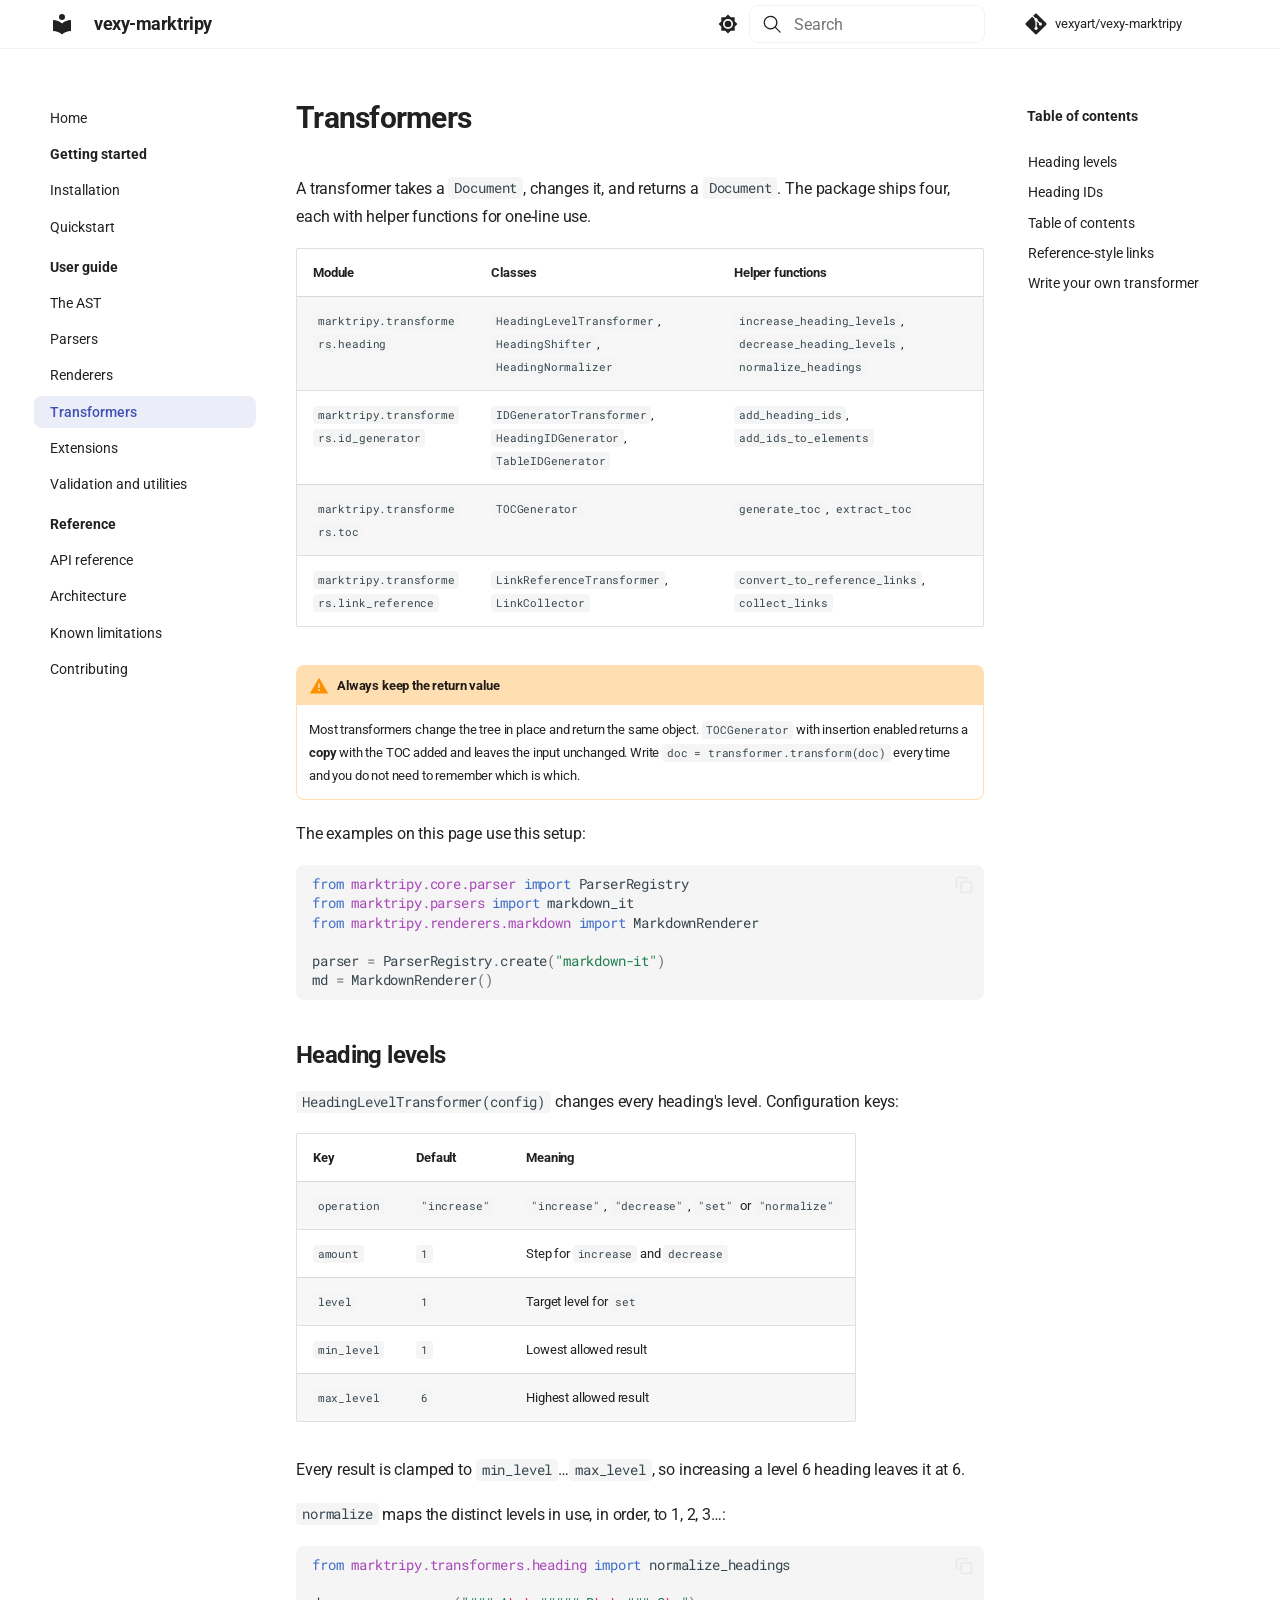
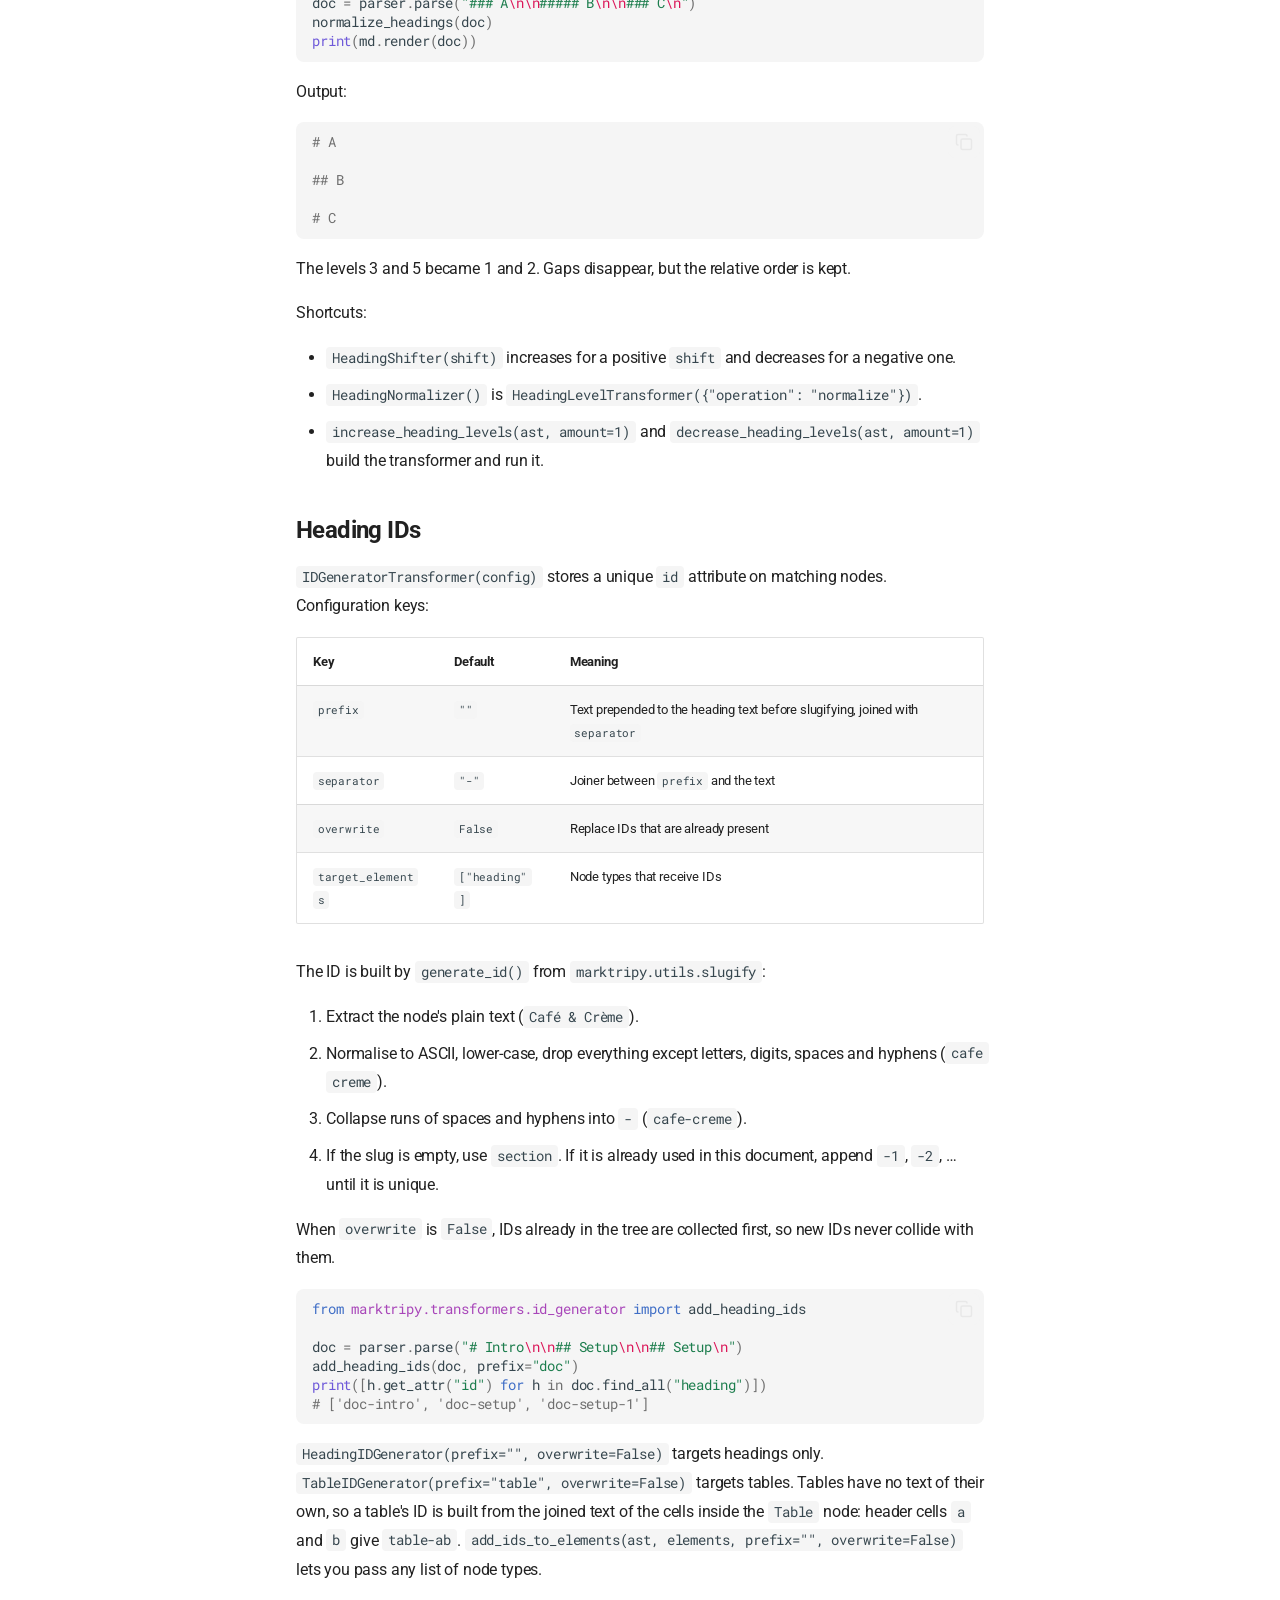
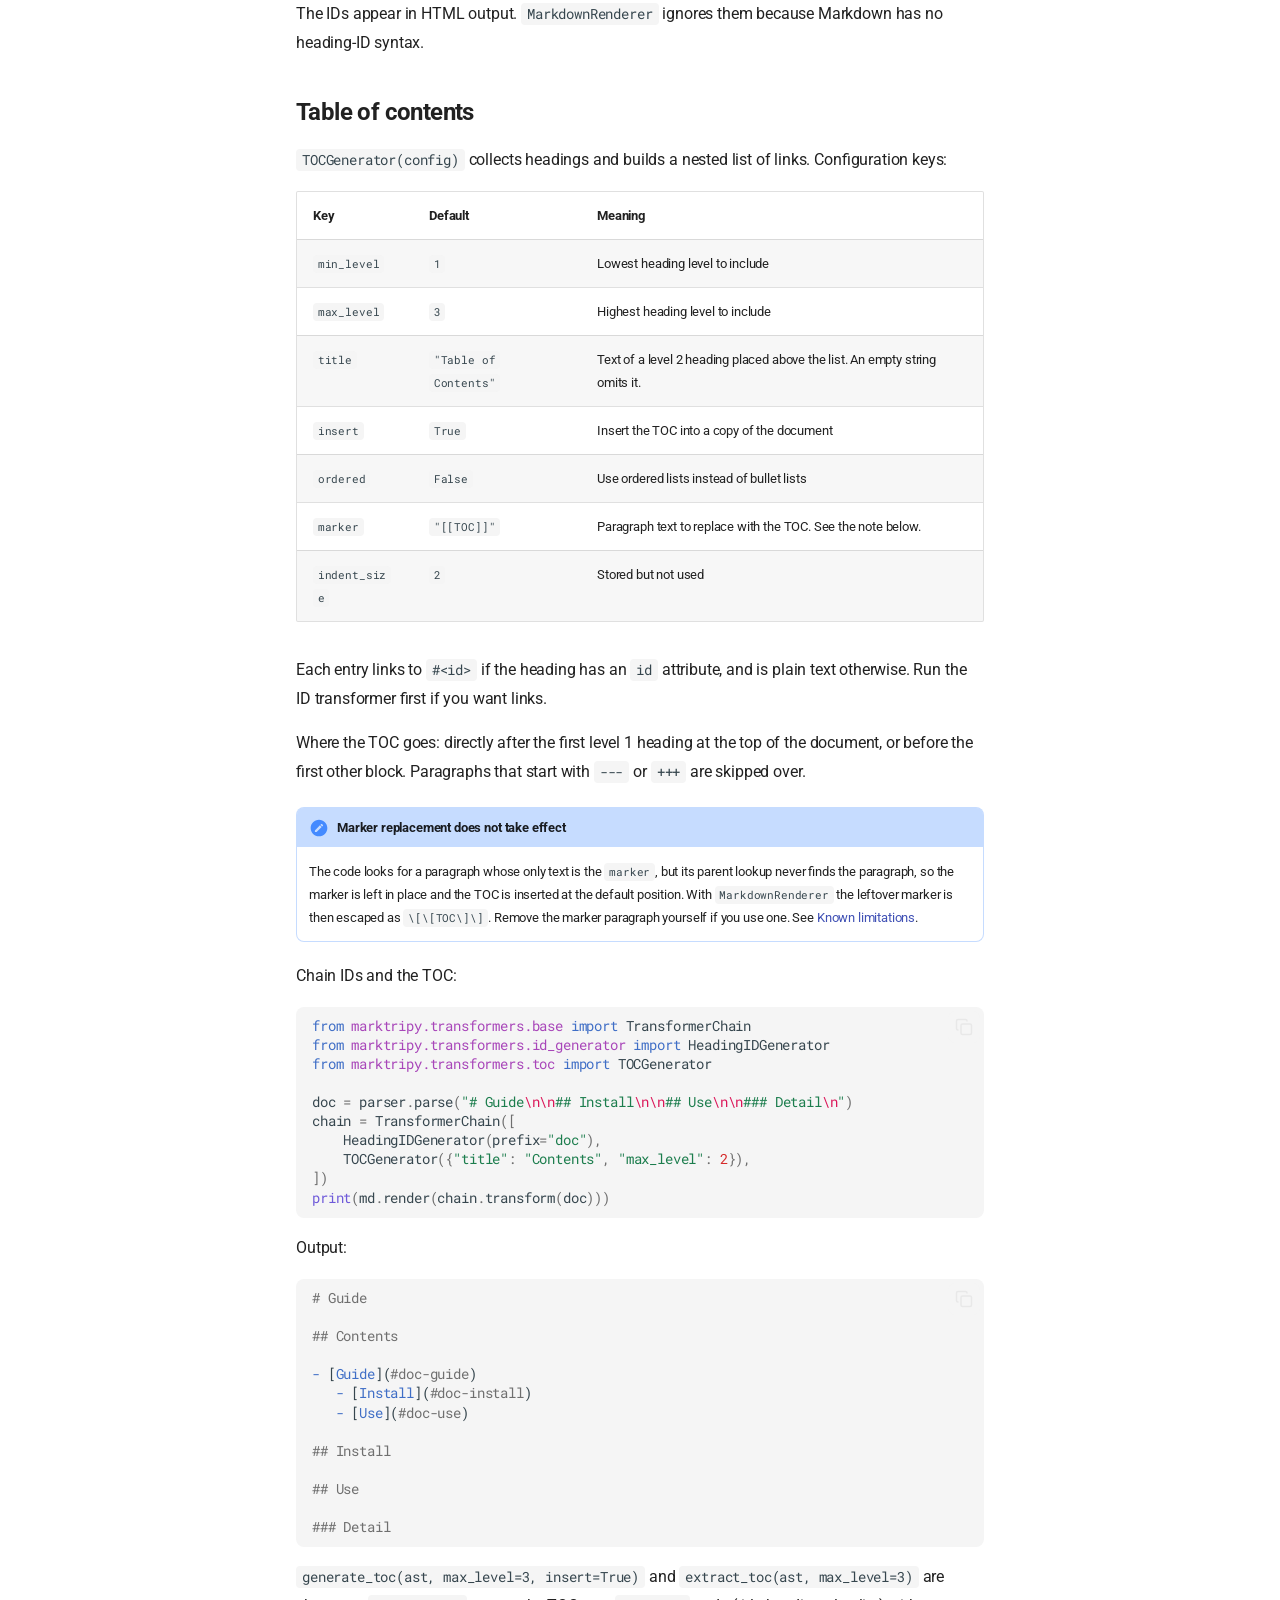
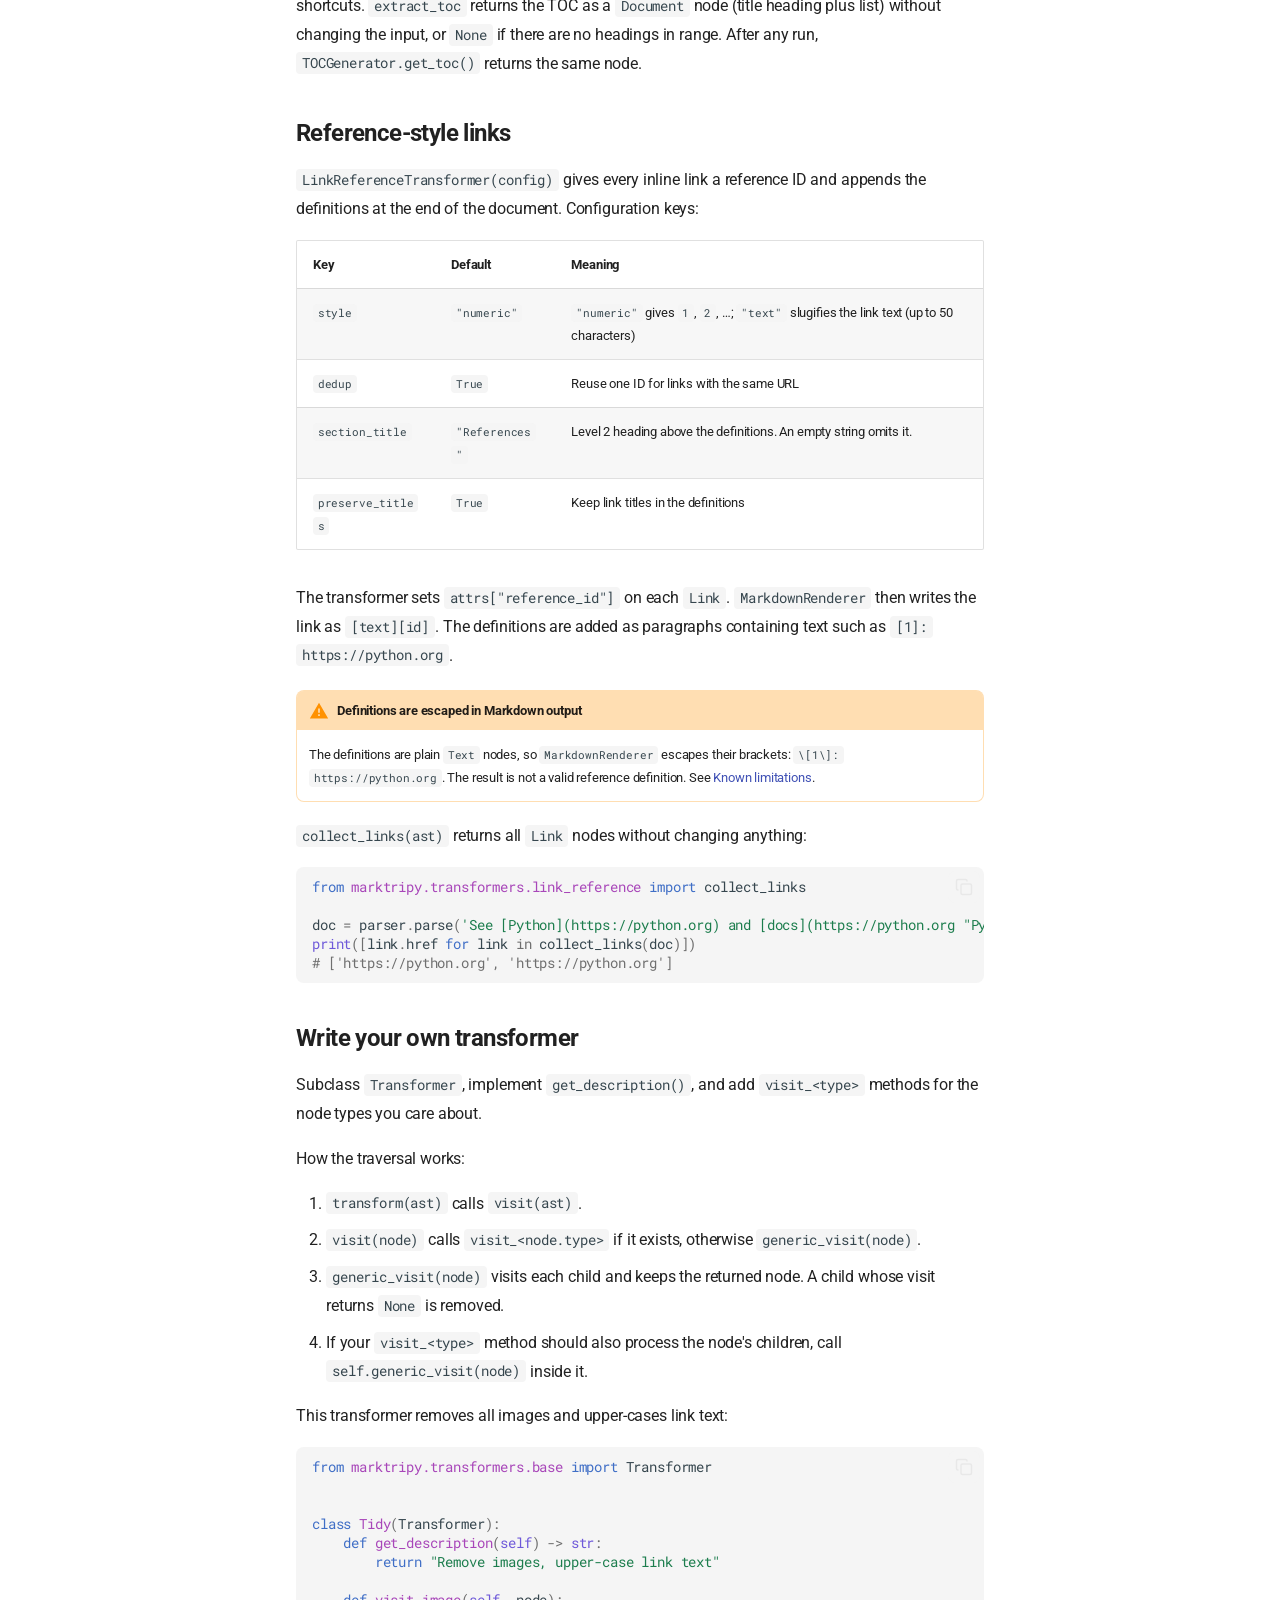
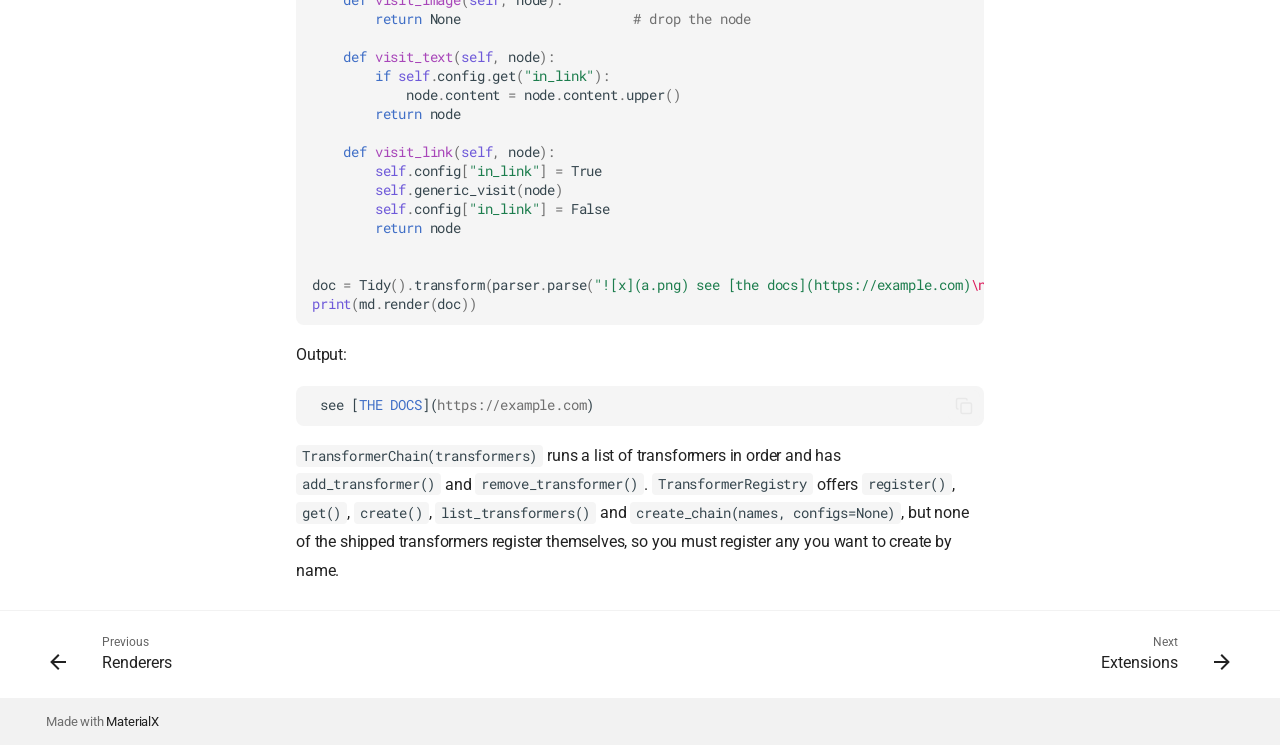
<file: docs/transformers/index.html>
<!doctype html>
<html lang="en" class="no-js">
  <head>
    
      <meta charset="utf-8">
      <meta name="viewport" content="width=device-width,initial-scale=1">
      
        <meta name="description" content="A Python package for converting Markdown to AST and back to Markdown">
      
      
      
        <link rel="canonical" href="https://vexy.dev/vexy-marktripy/transformers/">
      
      
        <link rel="prev" href="../renderers/">
      
      
        <link rel="next" href="../extensions/">
      
      
        
      
      
      
      
        
        
        
          <link rel="icon" href="../assets/images/favicon.png">
        
      
      <meta name="generator" content="mkdocs-ProperDocs 1.6.7, mkdocs-materialx-10.1.8">
    
    
      
        <title>Transformers - vexy-marktripy</title>
      
    
    
      <link rel="stylesheet" href="../assets/stylesheets/main.314bbef5.min.css">
      
        
        <link rel="stylesheet" href="../assets/stylesheets/palette.a45159b5.min.css">
      
    
    

    

    
      
    
    
      
        
        
        <link rel="preconnect" href="https://fonts.gstatic.com" crossorigin>
        <link rel="stylesheet" href="https://fonts.googleapis.com/css?family=Roboto:300,300i,400,400i,700,700i%7CRoboto+Mono:400,400i,700,700i&display=fallback">
        <style>:root{--md-text-font:"Roboto";--md-code-font:"Roboto Mono"}</style>
      
    
    
    <script>__md_scope=new URL("..",location),__md_hash=e=>[...e].reduce(((e,_)=>(e<<5)-e+_.charCodeAt(0)),0),__md_get=(e,_=localStorage,t=__md_scope)=>JSON.parse(_.getItem(t.pathname+"."+e)),__md_set=(e,_,t=localStorage,a=__md_scope)=>{try{t.setItem(a.pathname+"."+e,JSON.stringify(_))}catch(e){}}</script>
    
      

    
    
  </head>
  
  
  
  
    
    
      
    
    
    
    
    <body dir="ltr" data-md-color-scheme="default" data-md-color-primary="indigo" data-md-color-accent="indigo" data-mx-topbar="glass">
  
    
    <input class="md-toggle" data-md-toggle="drawer" type="checkbox" id="__drawer" autocomplete="off">
    <input class="md-toggle" data-md-toggle="toc" type="checkbox" id="__toc" autocomplete="off">
    <input class="md-toggle" data-md-toggle="search" type="checkbox" id="__search" autocomplete="off">
    <label class="md-overlay" for="__drawer"></label>
    <label class="md-overlay" for="__toc"></label>
    <div data-md-component="skip">
      
        
        <a href="#transformers" class="md-skip">
          Skip to content
        </a>
      
    </div>
    <div data-md-component="announce">
      
    </div>
    
    
      

  

<header class="md-header md-header--shadow" data-md-component="header">
  <nav class="md-header__inner md-grid" aria-label="Header">
    <a href=".." title="vexy-marktripy" class="md-header__button md-logo" aria-label="vexy-marktripy" data-md-component="logo">
      
  
  <svg xmlns="http://www.w3.org/2000/svg" viewBox="0 0 24 24"><path d="M12 8a3 3 0 0 0 3-3 3 3 0 0 0-3-3 3 3 0 0 0-3 3 3 3 0 0 0 3 3m0 3.54C9.64 9.35 6.5 8 3 8v11c3.5 0 6.64 1.35 9 3.54 2.36-2.19 5.5-3.54 9-3.54V8c-3.5 0-6.64 1.35-9 3.54"/></svg>

    </a>
    <label class="md-header__button md-icon" for="__drawer">
      
      <svg xmlns="http://www.w3.org/2000/svg" viewBox="0 0 24 24"><path d="M3 6h18v2H3zm0 5h18v2H3zm0 5h18v2H3z"/></svg>
    </label>
    <div class="md-header__title" data-md-component="header-title">
      <div class="md-header__ellipsis">
        <div class="md-header__topic">
          <span class="md-ellipsis">
            vexy-marktripy
          </span>
        </div>
        <div class="md-header__topic" data-md-component="header-topic">
          <span class="md-ellipsis">
            
              Transformers
            
          </span>
        </div>
      </div>
    </div>
    
      
        <form class="md-header__option" data-md-component="palette">
  
    
    
    
    <input class="md-option" data-md-color-media="" data-md-color-scheme="default" data-md-color-primary="indigo" data-md-color-accent="indigo"  aria-label="Switch to dark mode"  type="radio" name="__palette" id="__palette_0">
    
      <label class="md-header__button md-icon" title="Switch to dark mode" for="__palette_1" hidden>
        <svg xmlns="http://www.w3.org/2000/svg" viewBox="0 0 24 24"><path d="M12 8a4 4 0 0 0-4 4 4 4 0 0 0 4 4 4 4 0 0 0 4-4 4 4 0 0 0-4-4m0 10a6 6 0 0 1-6-6 6 6 0 0 1 6-6 6 6 0 0 1 6 6 6 6 0 0 1-6 6m8-9.31V4h-4.69L12 .69 8.69 4H4v4.69L.69 12 4 15.31V20h4.69L12 23.31 15.31 20H20v-4.69L23.31 12z"/></svg>
      </label>
    
  
    
    
    
    <input class="md-option" data-md-color-media="" data-md-color-scheme="slate" data-md-color-primary="indigo" data-md-color-accent="indigo"  aria-label="Switch to light mode"  type="radio" name="__palette" id="__palette_1">
    
      <label class="md-header__button md-icon" title="Switch to light mode" for="__palette_0" hidden>
        <svg xmlns="http://www.w3.org/2000/svg" viewBox="0 0 24 24"><path d="M12 18c-.89 0-1.74-.2-2.5-.55C11.56 16.5 13 14.42 13 12s-1.44-4.5-3.5-5.45C10.26 6.2 11.11 6 12 6a6 6 0 0 1 6 6 6 6 0 0 1-6 6m8-9.31V4h-4.69L12 .69 8.69 4H4v4.69L.69 12 4 15.31V20h4.69L12 23.31 15.31 20H20v-4.69L23.31 12z"/></svg>
      </label>
    
  
</form>
      
    
    
      <script>var palette=__md_get("__palette");if(palette&&palette.color){if("(prefers-color-scheme)"===palette.color.media){var media=matchMedia("(prefers-color-scheme: light)"),input=document.querySelector(media.matches?"[data-md-color-media='(prefers-color-scheme: light)']":"[data-md-color-media='(prefers-color-scheme: dark)']");palette.color.media=input.getAttribute("data-md-color-media"),palette.color.scheme=input.getAttribute("data-md-color-scheme"),palette.color.primary=input.getAttribute("data-md-color-primary"),palette.color.accent=input.getAttribute("data-md-color-accent")}for(var[key,value]of Object.entries(palette.color))document.body.setAttribute("data-md-color-"+key,value)}</script>
    
    
    
      
      
        <label class="md-header__button md-icon" for="__search">
          
          <svg xmlns="http://www.w3.org/2000/svg" viewBox="0 0 24 24"><path d="M10.25 2a8.25 8.25 0 0 1 6.34 13.53l5.69 5.69a.749.749 0 0 1-.326 1.275.75.75 0 0 1-.734-.215l-5.69-5.69A8.25 8.25 0 1 1 10.25 2M3.5 10.25a6.75 6.75 0 1 0 13.5 0 6.75 6.75 0 0 0-13.5 0"/></svg>
        </label>
        <div class="md-search" data-md-component="search" role="dialog">
  <label class="md-search__overlay" for="__search"></label>
  <div class="md-search__inner" role="search">
    <form class="md-search__form" name="search">
      <input type="text" class="md-search__input" name="query" aria-label="Search" placeholder="Search" autocapitalize="off" autocorrect="off" autocomplete="off" spellcheck="false" data-md-component="search-query" required>
      <label class="md-search__icon md-icon" for="__search">
        
        <svg xmlns="http://www.w3.org/2000/svg" viewBox="0 0 24 24"><path d="M10.25 2a8.25 8.25 0 0 1 6.34 13.53l5.69 5.69a.749.749 0 0 1-.326 1.275.75.75 0 0 1-.734-.215l-5.69-5.69A8.25 8.25 0 1 1 10.25 2M3.5 10.25a6.75 6.75 0 1 0 13.5 0 6.75 6.75 0 0 0-13.5 0"/></svg>
        
        <svg xmlns="http://www.w3.org/2000/svg" viewBox="0 0 24 24"><path d="M20 11v2H8l5.5 5.5-1.42 1.42L4.16 12l7.92-7.92L13.5 5.5 8 11z"/></svg>
      </label>
      <nav class="md-search__options" aria-label="Search">
        
        <button type="reset" class="md-search__icon md-icon" title="Clear" aria-label="Clear" tabindex="-1">
          
          <svg xmlns="http://www.w3.org/2000/svg" viewBox="0 0 24 24"><path d="M19 6.41 17.59 5 12 10.59 6.41 5 5 6.41 10.59 12 5 17.59 6.41 19 12 13.41 17.59 19 19 17.59 13.41 12z"/></svg>
        </button>
      </nav>
      
    </form>
    <div class="md-search__output">
      <div class="md-search__scrollwrap" tabindex="0">
        <div class="md-search-result" data-md-component="search-result">
          <div class="md-search-result__meta">
            Initializing search
          </div>
          <ol class="md-search-result__list" role="presentation"></ol>
        </div>
      </div>
    </div>
  </div>
</div>
      
    
    
      <div class="md-header__source">
        <a href="https://github.com/vexyart/vexy-marktripy" title="Go to repository" class="md-source" data-md-component="source">
  <div class="md-source__icon md-icon">
    
    <svg xmlns="http://www.w3.org/2000/svg" viewBox="0 0 448 512"><!--! Font Awesome Free 7.1.0 by @fontawesome - https://fontawesome.com License - https://fontawesome.com/license/free (Icons: CC BY 4.0, Fonts: SIL OFL 1.1, Code: MIT License) Copyright 2025 Fonticons, Inc.--><path d="M439.6 236.1 244 40.5c-5.4-5.5-12.8-8.5-20.4-8.5s-15 3-20.4 8.4L162.5 81l51.5 51.5c27.1-9.1 52.7 16.8 43.4 43.7l49.7 49.7c34.2-11.8 61.2 31 35.5 56.7-26.5 26.5-70.2-2.9-56-37.3L240.3 199v121.9c25.3 12.5 22.3 41.8 9.1 55-6.4 6.4-15.2 10.1-24.3 10.1s-17.8-3.6-24.3-10.1c-17.6-17.6-11.1-46.9 11.2-56v-123c-20.8-8.5-24.6-30.7-18.6-45L142.6 101 8.5 235.1C3 240.6 0 247.9 0 255.5s3 15 8.5 20.4l195.6 195.7c5.4 5.4 12.7 8.4 20.4 8.4s15-3 20.4-8.4l194.7-194.7c5.4-5.4 8.4-12.8 8.4-20.4s-3-15-8.4-20.4"/></svg>
  </div>
  <div class="md-source__repository">
    vexyart/vexy-marktripy
  </div>
</a>
      </div>
    
  </nav>
  
</header>
    
    <div class="md-container" data-md-component="container">
      
      
        
          
        
      
      <main class="md-main" data-md-component="main">
        <div class="md-main__inner md-grid">
          
            
              
              <div class="md-sidebar md-sidebar--primary" data-md-component="sidebar" data-md-type="navigation" >
                <div class="md-sidebar__scrollwrap">
                  <div class="md-sidebar__inner">
                    



<nav class="md-nav md-nav--primary" aria-label="Navigation" data-md-level="0">
  <label class="md-nav__title" for="__drawer">
    <a href=".." title="vexy-marktripy" class="md-nav__button md-logo" aria-label="vexy-marktripy" data-md-component="logo">
      
  
  <svg xmlns="http://www.w3.org/2000/svg" viewBox="0 0 24 24"><path d="M12 8a3 3 0 0 0 3-3 3 3 0 0 0-3-3 3 3 0 0 0-3 3 3 3 0 0 0 3 3m0 3.54C9.64 9.35 6.5 8 3 8v11c3.5 0 6.64 1.35 9 3.54 2.36-2.19 5.5-3.54 9-3.54V8c-3.5 0-6.64 1.35-9 3.54"/></svg>

    </a>
    vexy-marktripy
  </label>
  
    <div class="md-nav__source">
      <a href="https://github.com/vexyart/vexy-marktripy" title="Go to repository" class="md-source" data-md-component="source">
  <div class="md-source__icon md-icon">
    
    <svg xmlns="http://www.w3.org/2000/svg" viewBox="0 0 448 512"><!--! Font Awesome Free 7.1.0 by @fontawesome - https://fontawesome.com License - https://fontawesome.com/license/free (Icons: CC BY 4.0, Fonts: SIL OFL 1.1, Code: MIT License) Copyright 2025 Fonticons, Inc.--><path d="M439.6 236.1 244 40.5c-5.4-5.5-12.8-8.5-20.4-8.5s-15 3-20.4 8.4L162.5 81l51.5 51.5c27.1-9.1 52.7 16.8 43.4 43.7l49.7 49.7c34.2-11.8 61.2 31 35.5 56.7-26.5 26.5-70.2-2.9-56-37.3L240.3 199v121.9c25.3 12.5 22.3 41.8 9.1 55-6.4 6.4-15.2 10.1-24.3 10.1s-17.8-3.6-24.3-10.1c-17.6-17.6-11.1-46.9 11.2-56v-123c-20.8-8.5-24.6-30.7-18.6-45L142.6 101 8.5 235.1C3 240.6 0 247.9 0 255.5s3 15 8.5 20.4l195.6 195.7c5.4 5.4 12.7 8.4 20.4 8.4s15-3 20.4-8.4l194.7-194.7c5.4-5.4 8.4-12.8 8.4-20.4s-3-15-8.4-20.4"/></svg>
  </div>
  <div class="md-source__repository">
    vexyart/vexy-marktripy
  </div>
</a>
    </div>
  
  <ul class="md-nav__list">
    
      
      
  
  
  
  
    <li class="md-nav__item">
      <a href=".." class="md-nav__link">
        
  
  
  <span class="md-ellipsis">
    
  
    Home
  

    
  </span>
  
  

      </a>
    </li>
  

    
      
      
  
  
  
  
    
    
    
    
      
        
        
      
    
    
    <li class="md-nav__item md-nav__item--section md-nav__item--nested">
      
        
        
        <input class="md-nav__toggle md-toggle " type="checkbox" id="__nav_2" >
        
          
          <label class="md-nav__link" for="__nav_2" id="__nav_2_label" tabindex="">
            
  
  
  <span class="md-ellipsis">
    
  
    Getting started
  

    
  </span>
  
  

            <span class="md-nav__icon md-icon"></span>
          </label>
        
        <nav class="md-nav" data-md-level="1" aria-labelledby="__nav_2_label" aria-expanded="false">
          <label class="md-nav__title" for="__nav_2">
            <span class="md-nav__icon md-icon"></span>
            
  
    Getting started
  

          </label>
          <ul class="md-nav__list">
            
              
                
  
  
  
  
    <li class="md-nav__item">
      <a href="../installation/" class="md-nav__link">
        
  
  
  <span class="md-ellipsis">
    
  
    Installation
  

    
  </span>
  
  

      </a>
    </li>
  

              
            
              
                
  
  
  
  
    <li class="md-nav__item">
      <a href="../quickstart/" class="md-nav__link">
        
  
  
  <span class="md-ellipsis">
    
  
    Quickstart
  

    
  </span>
  
  

      </a>
    </li>
  

              
            
          </ul>
        </nav>
      
    </li>
  

    
      
      
  
  
    
  
  
  
    
    
    
    
      
        
        
      
    
    
    <li class="md-nav__item md-nav__item--active md-nav__item--section md-nav__item--nested">
      
        
        
        <input class="md-nav__toggle md-toggle " type="checkbox" id="__nav_3" checked>
        
          
          <label class="md-nav__link" for="__nav_3" id="__nav_3_label" tabindex="">
            
  
  
  <span class="md-ellipsis">
    
  
    User guide
  

    
  </span>
  
  

            <span class="md-nav__icon md-icon"></span>
          </label>
        
        <nav class="md-nav" data-md-level="1" aria-labelledby="__nav_3_label" aria-expanded="true">
          <label class="md-nav__title" for="__nav_3">
            <span class="md-nav__icon md-icon"></span>
            
  
    User guide
  

          </label>
          <ul class="md-nav__list">
            
              
                
  
  
  
  
    <li class="md-nav__item">
      <a href="../ast/" class="md-nav__link">
        
  
  
  <span class="md-ellipsis">
    
  
    The AST
  

    
  </span>
  
  

      </a>
    </li>
  

              
            
              
                
  
  
  
  
    <li class="md-nav__item">
      <a href="../parsers/" class="md-nav__link">
        
  
  
  <span class="md-ellipsis">
    
  
    Parsers
  

    
  </span>
  
  

      </a>
    </li>
  

              
            
              
                
  
  
  
  
    <li class="md-nav__item">
      <a href="../renderers/" class="md-nav__link">
        
  
  
  <span class="md-ellipsis">
    
  
    Renderers
  

    
  </span>
  
  

      </a>
    </li>
  

              
            
              
                
  
  
    
  
  
  
    <li class="md-nav__item md-nav__item--active">
      
      <input class="md-nav__toggle md-toggle" type="checkbox" id="__toc">
      
      
        
      
      
        <label class="md-nav__link md-nav__link--active" for="__toc">
          
  
  
  <span class="md-ellipsis">
    
  
    Transformers
  

    
  </span>
  
  

          <span class="md-nav__icon md-icon"></span>
        </label>
      
      <a href="./" class="md-nav__link md-nav__link--active">
        
  
  
  <span class="md-ellipsis">
    
  
    Transformers
  

    
  </span>
  
  

      </a>
      
        

<nav class="md-nav md-nav--secondary" aria-label="Table of contents">
  
  
  
    
  
  
    <label class="md-nav__title" for="__toc">
      <span class="md-nav__icon md-icon"></span>
      Table of contents
    </label>
    <ul class="md-nav__list" data-md-component="toc">
      
        <li class="md-nav__item">
  <a href="#heading-levels" class="md-nav__link">
    <span class="md-ellipsis">
      
        Heading levels
      
    </span>
  </a>
  
</li>
      
        <li class="md-nav__item">
  <a href="#heading-ids" class="md-nav__link">
    <span class="md-ellipsis">
      
        Heading IDs
      
    </span>
  </a>
  
</li>
      
        <li class="md-nav__item">
  <a href="#table-of-contents" class="md-nav__link">
    <span class="md-ellipsis">
      
        Table of contents
      
    </span>
  </a>
  
</li>
      
        <li class="md-nav__item">
  <a href="#reference-style-links" class="md-nav__link">
    <span class="md-ellipsis">
      
        Reference-style links
      
    </span>
  </a>
  
</li>
      
        <li class="md-nav__item">
  <a href="#write-your-own-transformer" class="md-nav__link">
    <span class="md-ellipsis">
      
        Write your own transformer
      
    </span>
  </a>
  
</li>
      
    </ul>
  
</nav>
      
    </li>
  

              
            
              
                
  
  
  
  
    <li class="md-nav__item">
      <a href="../extensions/" class="md-nav__link">
        
  
  
  <span class="md-ellipsis">
    
  
    Extensions
  

    
  </span>
  
  

      </a>
    </li>
  

              
            
              
                
  
  
  
  
    <li class="md-nav__item">
      <a href="../validation/" class="md-nav__link">
        
  
  
  <span class="md-ellipsis">
    
  
    Validation and utilities
  

    
  </span>
  
  

      </a>
    </li>
  

              
            
          </ul>
        </nav>
      
    </li>
  

    
      
      
  
  
  
  
    
    
    
    
      
        
        
      
    
    
    <li class="md-nav__item md-nav__item--section md-nav__item--nested">
      
        
        
        <input class="md-nav__toggle md-toggle " type="checkbox" id="__nav_4" >
        
          
          <label class="md-nav__link" for="__nav_4" id="__nav_4_label" tabindex="">
            
  
  
  <span class="md-ellipsis">
    
  
    Reference
  

    
  </span>
  
  

            <span class="md-nav__icon md-icon"></span>
          </label>
        
        <nav class="md-nav" data-md-level="1" aria-labelledby="__nav_4_label" aria-expanded="false">
          <label class="md-nav__title" for="__nav_4">
            <span class="md-nav__icon md-icon"></span>
            
  
    Reference
  

          </label>
          <ul class="md-nav__list">
            
              
                
  
  
  
  
    <li class="md-nav__item">
      <a href="../api/" class="md-nav__link">
        
  
  
  <span class="md-ellipsis">
    
  
    API reference
  

    
  </span>
  
  

      </a>
    </li>
  

              
            
              
                
  
  
  
  
    <li class="md-nav__item">
      <a href="../architecture/" class="md-nav__link">
        
  
  
  <span class="md-ellipsis">
    
  
    Architecture
  

    
  </span>
  
  

      </a>
    </li>
  

              
            
              
                
  
  
  
  
    <li class="md-nav__item">
      <a href="../limitations/" class="md-nav__link">
        
  
  
  <span class="md-ellipsis">
    
  
    Known limitations
  

    
  </span>
  
  

      </a>
    </li>
  

              
            
              
                
  
  
  
  
    <li class="md-nav__item">
      <a href="../contributing/" class="md-nav__link">
        
  
  
  <span class="md-ellipsis">
    
  
    Contributing
  

    
  </span>
  
  

      </a>
    </li>
  

              
            
          </ul>
        </nav>
      
    </li>
  

    
  </ul>
</nav>
                  </div>
                </div>
              </div>
            
            
              
              <div class="md-sidebar md-sidebar--secondary" data-md-component="sidebar" data-md-type="toc" >
                <div class="md-sidebar__scrollwrap">
                  <div class="md-sidebar__inner">
                    

<nav class="md-nav md-nav--secondary" aria-label="Table of contents">
  
  
  
    
  
  
    <label class="md-nav__title" for="__toc">
      <span class="md-nav__icon md-icon"></span>
      Table of contents
    </label>
    <ul class="md-nav__list" data-md-component="toc">
      
        <li class="md-nav__item">
  <a href="#heading-levels" class="md-nav__link">
    <span class="md-ellipsis">
      
        Heading levels
      
    </span>
  </a>
  
</li>
      
        <li class="md-nav__item">
  <a href="#heading-ids" class="md-nav__link">
    <span class="md-ellipsis">
      
        Heading IDs
      
    </span>
  </a>
  
</li>
      
        <li class="md-nav__item">
  <a href="#table-of-contents" class="md-nav__link">
    <span class="md-ellipsis">
      
        Table of contents
      
    </span>
  </a>
  
</li>
      
        <li class="md-nav__item">
  <a href="#reference-style-links" class="md-nav__link">
    <span class="md-ellipsis">
      
        Reference-style links
      
    </span>
  </a>
  
</li>
      
        <li class="md-nav__item">
  <a href="#write-your-own-transformer" class="md-nav__link">
    <span class="md-ellipsis">
      
        Write your own transformer
      
    </span>
  </a>
  
</li>
      
    </ul>
  
</nav>
                  </div>
                </div>
              </div>
            
          
          
            <div class="md-content" data-md-component="content">
              
              <article class="md-content__inner md-typeset">
                
                  
  
  


<h1 id="transformers">Transformers<a class="headerlink" href="#transformers" title="Permanent link">&para;</a></h1>
<p>A transformer takes a <code>Document</code>, changes it, and returns a <code>Document</code>. The package ships four, each with helper functions for one-line use.</p>
<table>
<thead>
<tr>
<th>Module</th>
<th>Classes</th>
<th>Helper functions</th>
</tr>
</thead>
<tbody>
<tr>
<td><code>marktripy.transformers.heading</code></td>
<td><code>HeadingLevelTransformer</code>, <code>HeadingShifter</code>, <code>HeadingNormalizer</code></td>
<td><code>increase_heading_levels</code>, <code>decrease_heading_levels</code>, <code>normalize_headings</code></td>
</tr>
<tr>
<td><code>marktripy.transformers.id_generator</code></td>
<td><code>IDGeneratorTransformer</code>, <code>HeadingIDGenerator</code>, <code>TableIDGenerator</code></td>
<td><code>add_heading_ids</code>, <code>add_ids_to_elements</code></td>
</tr>
<tr>
<td><code>marktripy.transformers.toc</code></td>
<td><code>TOCGenerator</code></td>
<td><code>generate_toc</code>, <code>extract_toc</code></td>
</tr>
<tr>
<td><code>marktripy.transformers.link_reference</code></td>
<td><code>LinkReferenceTransformer</code>, <code>LinkCollector</code></td>
<td><code>convert_to_reference_links</code>, <code>collect_links</code></td>
</tr>
</tbody>
</table>
<div class="admonition warning">
<p class="admonition-title">Always keep the return value</p>
<p>Most transformers change the tree in place and return the same object. <code>TOCGenerator</code> with insertion enabled returns a <strong>copy</strong> with the TOC added and leaves the input unchanged. Write <code>doc = transformer.transform(doc)</code> every time and you do not need to remember which is which.</p>
</div>
<p>The examples on this page use this setup:</p>
<div class="highlight"><pre><span></span><code><a id="__codelineno-0-1" name="__codelineno-0-1" href="#__codelineno-0-1"></a><span class="kn">from</span><span class="w"> </span><span class="nn">marktripy.core.parser</span><span class="w"> </span><span class="kn">import</span> <span class="n">ParserRegistry</span>
<a id="__codelineno-0-2" name="__codelineno-0-2" href="#__codelineno-0-2"></a><span class="kn">from</span><span class="w"> </span><span class="nn">marktripy.parsers</span><span class="w"> </span><span class="kn">import</span> <span class="n">markdown_it</span>
<a id="__codelineno-0-3" name="__codelineno-0-3" href="#__codelineno-0-3"></a><span class="kn">from</span><span class="w"> </span><span class="nn">marktripy.renderers.markdown</span><span class="w"> </span><span class="kn">import</span> <span class="n">MarkdownRenderer</span>
<a id="__codelineno-0-4" name="__codelineno-0-4" href="#__codelineno-0-4"></a>
<a id="__codelineno-0-5" name="__codelineno-0-5" href="#__codelineno-0-5"></a><span class="n">parser</span> <span class="o">=</span> <span class="n">ParserRegistry</span><span class="o">.</span><span class="n">create</span><span class="p">(</span><span class="s2">"markdown-it"</span><span class="p">)</span>
<a id="__codelineno-0-6" name="__codelineno-0-6" href="#__codelineno-0-6"></a><span class="n">md</span> <span class="o">=</span> <span class="n">MarkdownRenderer</span><span class="p">()</span>
</code></pre></div>
<h2 id="heading-levels">Heading levels<a class="headerlink" href="#heading-levels" title="Permanent link">&para;</a></h2>
<p><code>HeadingLevelTransformer(config)</code> changes every heading's level. Configuration keys:</p>
<table>
<thead>
<tr>
<th>Key</th>
<th>Default</th>
<th>Meaning</th>
</tr>
</thead>
<tbody>
<tr>
<td><code>operation</code></td>
<td><code>"increase"</code></td>
<td><code>"increase"</code>, <code>"decrease"</code>, <code>"set"</code> or <code>"normalize"</code></td>
</tr>
<tr>
<td><code>amount</code></td>
<td><code>1</code></td>
<td>Step for <code>increase</code> and <code>decrease</code></td>
</tr>
<tr>
<td><code>level</code></td>
<td><code>1</code></td>
<td>Target level for <code>set</code></td>
</tr>
<tr>
<td><code>min_level</code></td>
<td><code>1</code></td>
<td>Lowest allowed result</td>
</tr>
<tr>
<td><code>max_level</code></td>
<td><code>6</code></td>
<td>Highest allowed result</td>
</tr>
</tbody>
</table>
<p>Every result is clamped to <code>min_level</code>…<code>max_level</code>, so increasing a level 6 heading leaves it at 6.</p>
<p><code>normalize</code> maps the distinct levels in use, in order, to 1, 2, 3…:</p>
<div class="highlight"><pre><span></span><code><a id="__codelineno-1-1" name="__codelineno-1-1" href="#__codelineno-1-1"></a><span class="kn">from</span><span class="w"> </span><span class="nn">marktripy.transformers.heading</span><span class="w"> </span><span class="kn">import</span> <span class="n">normalize_headings</span>
<a id="__codelineno-1-2" name="__codelineno-1-2" href="#__codelineno-1-2"></a>
<a id="__codelineno-1-3" name="__codelineno-1-3" href="#__codelineno-1-3"></a><span class="n">doc</span> <span class="o">=</span> <span class="n">parser</span><span class="o">.</span><span class="n">parse</span><span class="p">(</span><span class="s2">"### A</span><span class="se">\n\n</span><span class="s2">##### B</span><span class="se">\n\n</span><span class="s2">### C</span><span class="se">\n</span><span class="s2">"</span><span class="p">)</span>
<a id="__codelineno-1-4" name="__codelineno-1-4" href="#__codelineno-1-4"></a><span class="n">normalize_headings</span><span class="p">(</span><span class="n">doc</span><span class="p">)</span>
<a id="__codelineno-1-5" name="__codelineno-1-5" href="#__codelineno-1-5"></a><span class="nb">print</span><span class="p">(</span><span class="n">md</span><span class="o">.</span><span class="n">render</span><span class="p">(</span><span class="n">doc</span><span class="p">))</span>
</code></pre></div>
<p>Output:</p>
<div class="highlight"><pre><span></span><code><a id="__codelineno-2-1" name="__codelineno-2-1" href="#__codelineno-2-1"></a><span class="gh"># A</span>
<a id="__codelineno-2-2" name="__codelineno-2-2" href="#__codelineno-2-2"></a>
<a id="__codelineno-2-3" name="__codelineno-2-3" href="#__codelineno-2-3"></a><span class="gu">## B</span>
<a id="__codelineno-2-4" name="__codelineno-2-4" href="#__codelineno-2-4"></a>
<a id="__codelineno-2-5" name="__codelineno-2-5" href="#__codelineno-2-5"></a><span class="gh"># C</span>
</code></pre></div>
<p>The levels 3 and 5 became 1 and 2. Gaps disappear, but the relative order is kept.</p>
<p>Shortcuts:</p>
<ul>
<li><code>HeadingShifter(shift)</code> increases for a positive <code>shift</code> and decreases for a negative one.</li>
<li><code>HeadingNormalizer()</code> is <code>HeadingLevelTransformer({"operation": "normalize"})</code>.</li>
<li><code>increase_heading_levels(ast, amount=1)</code> and <code>decrease_heading_levels(ast, amount=1)</code> build the transformer and run it.</li>
</ul>
<h2 id="heading-ids">Heading IDs<a class="headerlink" href="#heading-ids" title="Permanent link">&para;</a></h2>
<p><code>IDGeneratorTransformer(config)</code> stores a unique <code>id</code> attribute on matching nodes. Configuration keys:</p>
<table>
<thead>
<tr>
<th>Key</th>
<th>Default</th>
<th>Meaning</th>
</tr>
</thead>
<tbody>
<tr>
<td><code>prefix</code></td>
<td><code>""</code></td>
<td>Text prepended to the heading text before slugifying, joined with <code>separator</code></td>
</tr>
<tr>
<td><code>separator</code></td>
<td><code>"-"</code></td>
<td>Joiner between <code>prefix</code> and the text</td>
</tr>
<tr>
<td><code>overwrite</code></td>
<td><code>False</code></td>
<td>Replace IDs that are already present</td>
</tr>
<tr>
<td><code>target_elements</code></td>
<td><code>["heading"]</code></td>
<td>Node types that receive IDs</td>
</tr>
</tbody>
</table>
<p>The ID is built by <code>generate_id()</code> from <code>marktripy.utils.slugify</code>:</p>
<ol>
<li>Extract the node's plain text (<code>Café &amp; Crème</code>).</li>
<li>Normalise to ASCII, lower-case, drop everything except letters, digits, spaces and hyphens (<code>cafe  creme</code>).</li>
<li>Collapse runs of spaces and hyphens into <code>-</code> (<code>cafe-creme</code>).</li>
<li>If the slug is empty, use <code>section</code>. If it is already used in this document, append <code>-1</code>, <code>-2</code>, … until it is unique.</li>
</ol>
<p>When <code>overwrite</code> is <code>False</code>, IDs already in the tree are collected first, so new IDs never collide with them.</p>
<div class="highlight"><pre><span></span><code><a id="__codelineno-3-1" name="__codelineno-3-1" href="#__codelineno-3-1"></a><span class="kn">from</span><span class="w"> </span><span class="nn">marktripy.transformers.id_generator</span><span class="w"> </span><span class="kn">import</span> <span class="n">add_heading_ids</span>
<a id="__codelineno-3-2" name="__codelineno-3-2" href="#__codelineno-3-2"></a>
<a id="__codelineno-3-3" name="__codelineno-3-3" href="#__codelineno-3-3"></a><span class="n">doc</span> <span class="o">=</span> <span class="n">parser</span><span class="o">.</span><span class="n">parse</span><span class="p">(</span><span class="s2">"# Intro</span><span class="se">\n\n</span><span class="s2">## Setup</span><span class="se">\n\n</span><span class="s2">## Setup</span><span class="se">\n</span><span class="s2">"</span><span class="p">)</span>
<a id="__codelineno-3-4" name="__codelineno-3-4" href="#__codelineno-3-4"></a><span class="n">add_heading_ids</span><span class="p">(</span><span class="n">doc</span><span class="p">,</span> <span class="n">prefix</span><span class="o">=</span><span class="s2">"doc"</span><span class="p">)</span>
<a id="__codelineno-3-5" name="__codelineno-3-5" href="#__codelineno-3-5"></a><span class="nb">print</span><span class="p">([</span><span class="n">h</span><span class="o">.</span><span class="n">get_attr</span><span class="p">(</span><span class="s2">"id"</span><span class="p">)</span> <span class="k">for</span> <span class="n">h</span> <span class="ow">in</span> <span class="n">doc</span><span class="o">.</span><span class="n">find_all</span><span class="p">(</span><span class="s2">"heading"</span><span class="p">)])</span>
<a id="__codelineno-3-6" name="__codelineno-3-6" href="#__codelineno-3-6"></a><span class="c1"># ['doc-intro', 'doc-setup', 'doc-setup-1']</span>
</code></pre></div>
<p><code>HeadingIDGenerator(prefix="", overwrite=False)</code> targets headings only. <code>TableIDGenerator(prefix="table", overwrite=False)</code> targets tables. Tables have no text of their own, so a table's ID is built from the joined text of the cells inside the <code>Table</code> node: header cells <code>a</code> and <code>b</code> give <code>table-ab</code>. <code>add_ids_to_elements(ast, elements, prefix="", overwrite=False)</code> lets you pass any list of node types.</p>
<p>The IDs appear in HTML output. <code>MarkdownRenderer</code> ignores them because Markdown has no heading-ID syntax.</p>
<h2 id="table-of-contents">Table of contents<a class="headerlink" href="#table-of-contents" title="Permanent link">&para;</a></h2>
<p><code>TOCGenerator(config)</code> collects headings and builds a nested list of links. Configuration keys:</p>
<table>
<thead>
<tr>
<th>Key</th>
<th>Default</th>
<th>Meaning</th>
</tr>
</thead>
<tbody>
<tr>
<td><code>min_level</code></td>
<td><code>1</code></td>
<td>Lowest heading level to include</td>
</tr>
<tr>
<td><code>max_level</code></td>
<td><code>3</code></td>
<td>Highest heading level to include</td>
</tr>
<tr>
<td><code>title</code></td>
<td><code>"Table of Contents"</code></td>
<td>Text of a level 2 heading placed above the list. An empty string omits it.</td>
</tr>
<tr>
<td><code>insert</code></td>
<td><code>True</code></td>
<td>Insert the TOC into a copy of the document</td>
</tr>
<tr>
<td><code>ordered</code></td>
<td><code>False</code></td>
<td>Use ordered lists instead of bullet lists</td>
</tr>
<tr>
<td><code>marker</code></td>
<td><code>"[[TOC]]"</code></td>
<td>Paragraph text to replace with the TOC. See the note below.</td>
</tr>
<tr>
<td><code>indent_size</code></td>
<td><code>2</code></td>
<td>Stored but not used</td>
</tr>
</tbody>
</table>
<p>Each entry links to <code>#&lt;id&gt;</code> if the heading has an <code>id</code> attribute, and is plain text otherwise. Run the ID transformer first if you want links.</p>
<p>Where the TOC goes: directly after the first level 1 heading at the top of the document, or before the first other block. Paragraphs that start with <code>---</code> or <code>+++</code> are skipped over.</p>
<div class="admonition note">
<p class="admonition-title">Marker replacement does not take effect</p>
<p>The code looks for a paragraph whose only text is the <code>marker</code>, but its parent lookup never finds the paragraph, so the marker is left in place and the TOC is inserted at the default position. With <code>MarkdownRenderer</code> the leftover marker is then escaped as <code>\[\[TOC\]\]</code>. Remove the marker paragraph yourself if you use one. See <a href="../limitations/">Known limitations</a>.</p>
</div>
<p>Chain IDs and the TOC:</p>
<div class="highlight"><pre><span></span><code><a id="__codelineno-4-1" name="__codelineno-4-1" href="#__codelineno-4-1"></a><span class="kn">from</span><span class="w"> </span><span class="nn">marktripy.transformers.base</span><span class="w"> </span><span class="kn">import</span> <span class="n">TransformerChain</span>
<a id="__codelineno-4-2" name="__codelineno-4-2" href="#__codelineno-4-2"></a><span class="kn">from</span><span class="w"> </span><span class="nn">marktripy.transformers.id_generator</span><span class="w"> </span><span class="kn">import</span> <span class="n">HeadingIDGenerator</span>
<a id="__codelineno-4-3" name="__codelineno-4-3" href="#__codelineno-4-3"></a><span class="kn">from</span><span class="w"> </span><span class="nn">marktripy.transformers.toc</span><span class="w"> </span><span class="kn">import</span> <span class="n">TOCGenerator</span>
<a id="__codelineno-4-4" name="__codelineno-4-4" href="#__codelineno-4-4"></a>
<a id="__codelineno-4-5" name="__codelineno-4-5" href="#__codelineno-4-5"></a><span class="n">doc</span> <span class="o">=</span> <span class="n">parser</span><span class="o">.</span><span class="n">parse</span><span class="p">(</span><span class="s2">"# Guide</span><span class="se">\n\n</span><span class="s2">## Install</span><span class="se">\n\n</span><span class="s2">## Use</span><span class="se">\n\n</span><span class="s2">### Detail</span><span class="se">\n</span><span class="s2">"</span><span class="p">)</span>
<a id="__codelineno-4-6" name="__codelineno-4-6" href="#__codelineno-4-6"></a><span class="n">chain</span> <span class="o">=</span> <span class="n">TransformerChain</span><span class="p">([</span>
<a id="__codelineno-4-7" name="__codelineno-4-7" href="#__codelineno-4-7"></a>    <span class="n">HeadingIDGenerator</span><span class="p">(</span><span class="n">prefix</span><span class="o">=</span><span class="s2">"doc"</span><span class="p">),</span>
<a id="__codelineno-4-8" name="__codelineno-4-8" href="#__codelineno-4-8"></a>    <span class="n">TOCGenerator</span><span class="p">({</span><span class="s2">"title"</span><span class="p">:</span> <span class="s2">"Contents"</span><span class="p">,</span> <span class="s2">"max_level"</span><span class="p">:</span> <span class="mi">2</span><span class="p">}),</span>
<a id="__codelineno-4-9" name="__codelineno-4-9" href="#__codelineno-4-9"></a><span class="p">])</span>
<a id="__codelineno-4-10" name="__codelineno-4-10" href="#__codelineno-4-10"></a><span class="nb">print</span><span class="p">(</span><span class="n">md</span><span class="o">.</span><span class="n">render</span><span class="p">(</span><span class="n">chain</span><span class="o">.</span><span class="n">transform</span><span class="p">(</span><span class="n">doc</span><span class="p">)))</span>
</code></pre></div>
<p>Output:</p>
<div class="highlight"><pre><span></span><code><a id="__codelineno-5-1" name="__codelineno-5-1" href="#__codelineno-5-1"></a><span class="gh"># Guide</span>
<a id="__codelineno-5-2" name="__codelineno-5-2" href="#__codelineno-5-2"></a>
<a id="__codelineno-5-3" name="__codelineno-5-3" href="#__codelineno-5-3"></a><span class="gu">## Contents</span>
<a id="__codelineno-5-4" name="__codelineno-5-4" href="#__codelineno-5-4"></a>
<a id="__codelineno-5-5" name="__codelineno-5-5" href="#__codelineno-5-5"></a><span class="k">-</span><span class="w"> </span>[<span class="nt">Guide</span>](<span class="na">#doc-guide</span>)
<a id="__codelineno-5-6" name="__codelineno-5-6" href="#__codelineno-5-6"></a><span class="w">   </span><span class="k">-</span><span class="w"> </span>[<span class="nt">Install</span>](<span class="na">#doc-install</span>)
<a id="__codelineno-5-7" name="__codelineno-5-7" href="#__codelineno-5-7"></a><span class="w">   </span><span class="k">-</span><span class="w"> </span>[<span class="nt">Use</span>](<span class="na">#doc-use</span>)
<a id="__codelineno-5-8" name="__codelineno-5-8" href="#__codelineno-5-8"></a>
<a id="__codelineno-5-9" name="__codelineno-5-9" href="#__codelineno-5-9"></a><span class="gu">## Install</span>
<a id="__codelineno-5-10" name="__codelineno-5-10" href="#__codelineno-5-10"></a>
<a id="__codelineno-5-11" name="__codelineno-5-11" href="#__codelineno-5-11"></a><span class="gu">## Use</span>
<a id="__codelineno-5-12" name="__codelineno-5-12" href="#__codelineno-5-12"></a>
<a id="__codelineno-5-13" name="__codelineno-5-13" href="#__codelineno-5-13"></a><span class="gu">### Detail</span>
</code></pre></div>
<p><code>generate_toc(ast, max_level=3, insert=True)</code> and <code>extract_toc(ast, max_level=3)</code> are shortcuts. <code>extract_toc</code> returns the TOC as a <code>Document</code> node (title heading plus list) without changing the input, or <code>None</code> if there are no headings in range. After any run, <code>TOCGenerator.get_toc()</code> returns the same node.</p>
<h2 id="reference-style-links">Reference-style links<a class="headerlink" href="#reference-style-links" title="Permanent link">&para;</a></h2>
<p><code>LinkReferenceTransformer(config)</code> gives every inline link a reference ID and appends the definitions at the end of the document. Configuration keys:</p>
<table>
<thead>
<tr>
<th>Key</th>
<th>Default</th>
<th>Meaning</th>
</tr>
</thead>
<tbody>
<tr>
<td><code>style</code></td>
<td><code>"numeric"</code></td>
<td><code>"numeric"</code> gives <code>1</code>, <code>2</code>, …; <code>"text"</code> slugifies the link text (up to 50 characters)</td>
</tr>
<tr>
<td><code>dedup</code></td>
<td><code>True</code></td>
<td>Reuse one ID for links with the same URL</td>
</tr>
<tr>
<td><code>section_title</code></td>
<td><code>"References"</code></td>
<td>Level 2 heading above the definitions. An empty string omits it.</td>
</tr>
<tr>
<td><code>preserve_titles</code></td>
<td><code>True</code></td>
<td>Keep link titles in the definitions</td>
</tr>
</tbody>
</table>
<p>The transformer sets <code>attrs["reference_id"]</code> on each <code>Link</code>. <code>MarkdownRenderer</code> then writes the link as <code>[text][id]</code>. The definitions are added as paragraphs containing text such as <code>[1]: https://python.org</code>.</p>
<div class="admonition warning">
<p class="admonition-title">Definitions are escaped in Markdown output</p>
<p>The definitions are plain <code>Text</code> nodes, so <code>MarkdownRenderer</code> escapes their brackets: <code>\[1\]: https://python.org</code>. The result is not a valid reference definition. See <a href="../limitations/">Known limitations</a>.</p>
</div>
<p><code>collect_links(ast)</code> returns all <code>Link</code> nodes without changing anything:</p>
<div class="highlight"><pre><span></span><code><a id="__codelineno-6-1" name="__codelineno-6-1" href="#__codelineno-6-1"></a><span class="kn">from</span><span class="w"> </span><span class="nn">marktripy.transformers.link_reference</span><span class="w"> </span><span class="kn">import</span> <span class="n">collect_links</span>
<a id="__codelineno-6-2" name="__codelineno-6-2" href="#__codelineno-6-2"></a>
<a id="__codelineno-6-3" name="__codelineno-6-3" href="#__codelineno-6-3"></a><span class="n">doc</span> <span class="o">=</span> <span class="n">parser</span><span class="o">.</span><span class="n">parse</span><span class="p">(</span><span class="s1">'See [Python](https://python.org) and [docs](https://python.org "Py").</span><span class="se">\n</span><span class="s1">'</span><span class="p">)</span>
<a id="__codelineno-6-4" name="__codelineno-6-4" href="#__codelineno-6-4"></a><span class="nb">print</span><span class="p">([</span><span class="n">link</span><span class="o">.</span><span class="n">href</span> <span class="k">for</span> <span class="n">link</span> <span class="ow">in</span> <span class="n">collect_links</span><span class="p">(</span><span class="n">doc</span><span class="p">)])</span>
<a id="__codelineno-6-5" name="__codelineno-6-5" href="#__codelineno-6-5"></a><span class="c1"># ['https://python.org', 'https://python.org']</span>
</code></pre></div>
<h2 id="write-your-own-transformer">Write your own transformer<a class="headerlink" href="#write-your-own-transformer" title="Permanent link">&para;</a></h2>
<p>Subclass <code>Transformer</code>, implement <code>get_description()</code>, and add <code>visit_&lt;type&gt;</code> methods for the node types you care about.</p>
<p>How the traversal works:</p>
<ol>
<li><code>transform(ast)</code> calls <code>visit(ast)</code>.</li>
<li><code>visit(node)</code> calls <code>visit_&lt;node.type&gt;</code> if it exists, otherwise <code>generic_visit(node)</code>.</li>
<li><code>generic_visit(node)</code> visits each child and keeps the returned node. A child whose visit returns <code>None</code> is removed.</li>
<li>If your <code>visit_&lt;type&gt;</code> method should also process the node's children, call <code>self.generic_visit(node)</code> inside it.</li>
</ol>
<p>This transformer removes all images and upper-cases link text:</p>
<div class="highlight"><pre><span></span><code><a id="__codelineno-7-1" name="__codelineno-7-1" href="#__codelineno-7-1"></a><span class="kn">from</span><span class="w"> </span><span class="nn">marktripy.transformers.base</span><span class="w"> </span><span class="kn">import</span> <span class="n">Transformer</span>
<a id="__codelineno-7-2" name="__codelineno-7-2" href="#__codelineno-7-2"></a>
<a id="__codelineno-7-3" name="__codelineno-7-3" href="#__codelineno-7-3"></a>
<a id="__codelineno-7-4" name="__codelineno-7-4" href="#__codelineno-7-4"></a><span class="k">class</span><span class="w"> </span><span class="nc">Tidy</span><span class="p">(</span><span class="n">Transformer</span><span class="p">):</span>
<a id="__codelineno-7-5" name="__codelineno-7-5" href="#__codelineno-7-5"></a>    <span class="k">def</span><span class="w"> </span><span class="nf">get_description</span><span class="p">(</span><span class="bp">self</span><span class="p">)</span> <span class="o">-&gt;</span> <span class="nb">str</span><span class="p">:</span>
<a id="__codelineno-7-6" name="__codelineno-7-6" href="#__codelineno-7-6"></a>        <span class="k">return</span> <span class="s2">"Remove images, upper-case link text"</span>
<a id="__codelineno-7-7" name="__codelineno-7-7" href="#__codelineno-7-7"></a>
<a id="__codelineno-7-8" name="__codelineno-7-8" href="#__codelineno-7-8"></a>    <span class="k">def</span><span class="w"> </span><span class="nf">visit_image</span><span class="p">(</span><span class="bp">self</span><span class="p">,</span> <span class="n">node</span><span class="p">):</span>
<a id="__codelineno-7-9" name="__codelineno-7-9" href="#__codelineno-7-9"></a>        <span class="k">return</span> <span class="kc">None</span>                      <span class="c1"># drop the node</span>
<a id="__codelineno-7-10" name="__codelineno-7-10" href="#__codelineno-7-10"></a>
<a id="__codelineno-7-11" name="__codelineno-7-11" href="#__codelineno-7-11"></a>    <span class="k">def</span><span class="w"> </span><span class="nf">visit_text</span><span class="p">(</span><span class="bp">self</span><span class="p">,</span> <span class="n">node</span><span class="p">):</span>
<a id="__codelineno-7-12" name="__codelineno-7-12" href="#__codelineno-7-12"></a>        <span class="k">if</span> <span class="bp">self</span><span class="o">.</span><span class="n">config</span><span class="o">.</span><span class="n">get</span><span class="p">(</span><span class="s2">"in_link"</span><span class="p">):</span>
<a id="__codelineno-7-13" name="__codelineno-7-13" href="#__codelineno-7-13"></a>            <span class="n">node</span><span class="o">.</span><span class="n">content</span> <span class="o">=</span> <span class="n">node</span><span class="o">.</span><span class="n">content</span><span class="o">.</span><span class="n">upper</span><span class="p">()</span>
<a id="__codelineno-7-14" name="__codelineno-7-14" href="#__codelineno-7-14"></a>        <span class="k">return</span> <span class="n">node</span>
<a id="__codelineno-7-15" name="__codelineno-7-15" href="#__codelineno-7-15"></a>
<a id="__codelineno-7-16" name="__codelineno-7-16" href="#__codelineno-7-16"></a>    <span class="k">def</span><span class="w"> </span><span class="nf">visit_link</span><span class="p">(</span><span class="bp">self</span><span class="p">,</span> <span class="n">node</span><span class="p">):</span>
<a id="__codelineno-7-17" name="__codelineno-7-17" href="#__codelineno-7-17"></a>        <span class="bp">self</span><span class="o">.</span><span class="n">config</span><span class="p">[</span><span class="s2">"in_link"</span><span class="p">]</span> <span class="o">=</span> <span class="kc">True</span>
<a id="__codelineno-7-18" name="__codelineno-7-18" href="#__codelineno-7-18"></a>        <span class="bp">self</span><span class="o">.</span><span class="n">generic_visit</span><span class="p">(</span><span class="n">node</span><span class="p">)</span>
<a id="__codelineno-7-19" name="__codelineno-7-19" href="#__codelineno-7-19"></a>        <span class="bp">self</span><span class="o">.</span><span class="n">config</span><span class="p">[</span><span class="s2">"in_link"</span><span class="p">]</span> <span class="o">=</span> <span class="kc">False</span>
<a id="__codelineno-7-20" name="__codelineno-7-20" href="#__codelineno-7-20"></a>        <span class="k">return</span> <span class="n">node</span>
<a id="__codelineno-7-21" name="__codelineno-7-21" href="#__codelineno-7-21"></a>
<a id="__codelineno-7-22" name="__codelineno-7-22" href="#__codelineno-7-22"></a>
<a id="__codelineno-7-23" name="__codelineno-7-23" href="#__codelineno-7-23"></a><span class="n">doc</span> <span class="o">=</span> <span class="n">Tidy</span><span class="p">()</span><span class="o">.</span><span class="n">transform</span><span class="p">(</span><span class="n">parser</span><span class="o">.</span><span class="n">parse</span><span class="p">(</span><span class="s2">"![x](a.png) see [the docs](https://example.com)</span><span class="se">\n</span><span class="s2">"</span><span class="p">))</span>
<a id="__codelineno-7-24" name="__codelineno-7-24" href="#__codelineno-7-24"></a><span class="nb">print</span><span class="p">(</span><span class="n">md</span><span class="o">.</span><span class="n">render</span><span class="p">(</span><span class="n">doc</span><span class="p">))</span>
</code></pre></div>
<p>Output:</p>
<div class="highlight"><pre><span></span><code><a id="__codelineno-8-1" name="__codelineno-8-1" href="#__codelineno-8-1"></a> see [<span class="nt">THE DOCS</span>](<span class="na">https://example.com</span>)
</code></pre></div>
<p><code>TransformerChain(transformers)</code> runs a list of transformers in order and has <code>add_transformer()</code> and <code>remove_transformer()</code>. <code>TransformerRegistry</code> offers <code>register()</code>, <code>get()</code>, <code>create()</code>, <code>list_transformers()</code> and <code>create_chain(names, configs=None)</code>, but none of the shipped transformers register themselves, so you must register any you want to create by name.</p>












                
              </article>
            </div>
          
          
<script>var target=document.getElementById(location.hash.slice(1));target&&target.name&&(target.checked=target.name.startsWith("__tabbed_"))</script>
        </div>
          <div class="md-top" data-md-component="top" hidden>
  <div class="md-top__center">
    <button type="button" class="md-top__button md-top__button--main" data-md-action="top">
      
      <svg xmlns="http://www.w3.org/2000/svg" viewBox="0 0 24 24"><path d="M13 20h-2V8l-5.5 5.5-1.42-1.42L12 4.16l7.92 7.92-1.42 1.42L13 8z"/></svg>
      <span>Back to top</span>
    </button>
    
      
      
      <label class="md-top__button md-top__side md-top__side--nav" for="__drawer" >
        <svg xmlns="http://www.w3.org/2000/svg" fill="none" stroke="currentColor" stroke-linecap="round" stroke-linejoin="round" stroke-width="2" class="lucide lucide-panel-left" viewBox="0 0 24 24"><rect width="18" height="18" x="3" y="3" rx="2"/><path d="M9 3v18"/></svg>
      </label>
    
    
      
      
      <label class="md-top__button md-top__side md-top__side--toc" for="__toc" >
        <svg xmlns="http://www.w3.org/2000/svg" fill="none" stroke="currentColor" stroke-linecap="round" stroke-linejoin="round" stroke-width="2" class="lucide lucide-panel-right" viewBox="0 0 24 24"><rect width="18" height="18" x="3" y="3" rx="2"/><path d="M15 3v18"/></svg>
      </label>
    
  </div>
</div>
      </main>
      
        <footer class="md-footer">
  
    
      
      <nav class="md-footer__inner md-grid" aria-label="Footer" >
        
          
          <a href="../renderers/" class="md-footer__link md-footer__link--prev" aria-label="Previous: Renderers">
            <div class="md-footer__button md-icon">
              
              <svg xmlns="http://www.w3.org/2000/svg" viewBox="0 0 24 24"><path d="M20 11v2H8l5.5 5.5-1.42 1.42L4.16 12l7.92-7.92L13.5 5.5 8 11z"/></svg>
            </div>
            <div class="md-footer__title">
              <span class="md-footer__direction">
                Previous
              </span>
              <div class="md-ellipsis">
                Renderers
              </div>
            </div>
          </a>
        
        
          
          <a href="../extensions/" class="md-footer__link md-footer__link--next" aria-label="Next: Extensions">
            <div class="md-footer__title">
              <span class="md-footer__direction">
                Next
              </span>
              <div class="md-ellipsis">
                Extensions
              </div>
            </div>
            <div class="md-footer__button md-icon">
              
              <svg xmlns="http://www.w3.org/2000/svg" viewBox="0 0 24 24"><path d="M4 11v2h12l-5.5 5.5 1.42 1.42L19.84 12l-7.92-7.92L10.5 5.5 16 11z"/></svg>
            </div>
          </a>
        
      </nav>
    
  
  <div class="md-footer-meta md-typeset">
    <div class="md-footer-meta__inner md-grid">
      <div class="md-copyright">
  
  
    Made with
    <a href="https://jaywhj.github.io/mkdocs-materialx/" target="_blank" rel="noopener">
      MaterialX
    </a>
  
</div>
      
    </div>
  </div>
</footer>
      
    </div>
    <div class="md-dialog" data-md-component="dialog">
      <div class="md-dialog__inner md-typeset"></div>
    </div>
    
    
    
      
      
      <script id="__config" type="application/json">{"annotate": null, "base": "..", "code": null, "features": ["navigation.sections", "navigation.top", "navigation.footer", "toc.follow", "search.highlight", "content.code.copy", "content.code.annotate"], "search": "../assets/javascripts/workers/search.2c215733.min.js", "tags": null, "translations": {"clipboard.copied": "Copied to clipboard", "clipboard.copy": "Copy to clipboard", "code.collapse": "Collapse", "code.download": "Download", "code.expand": "Expand remaining # lines", "code.select": "Toggle line selection", "search.result.more.one": "1 more on this page", "search.result.more.other": "# more on this page", "search.result.none": "No matching documents", "search.result.one": "1 matching document", "search.result.other": "# matching documents", "search.result.placeholder": "Type to start searching", "search.result.term.missing": "Missing", "select.version": "Select version"}, "version": null}</script>
    
    
      <script src="../assets/javascripts/bundle.fc193f93.min.js"></script>
      
    
  </body>
</html>
</file>
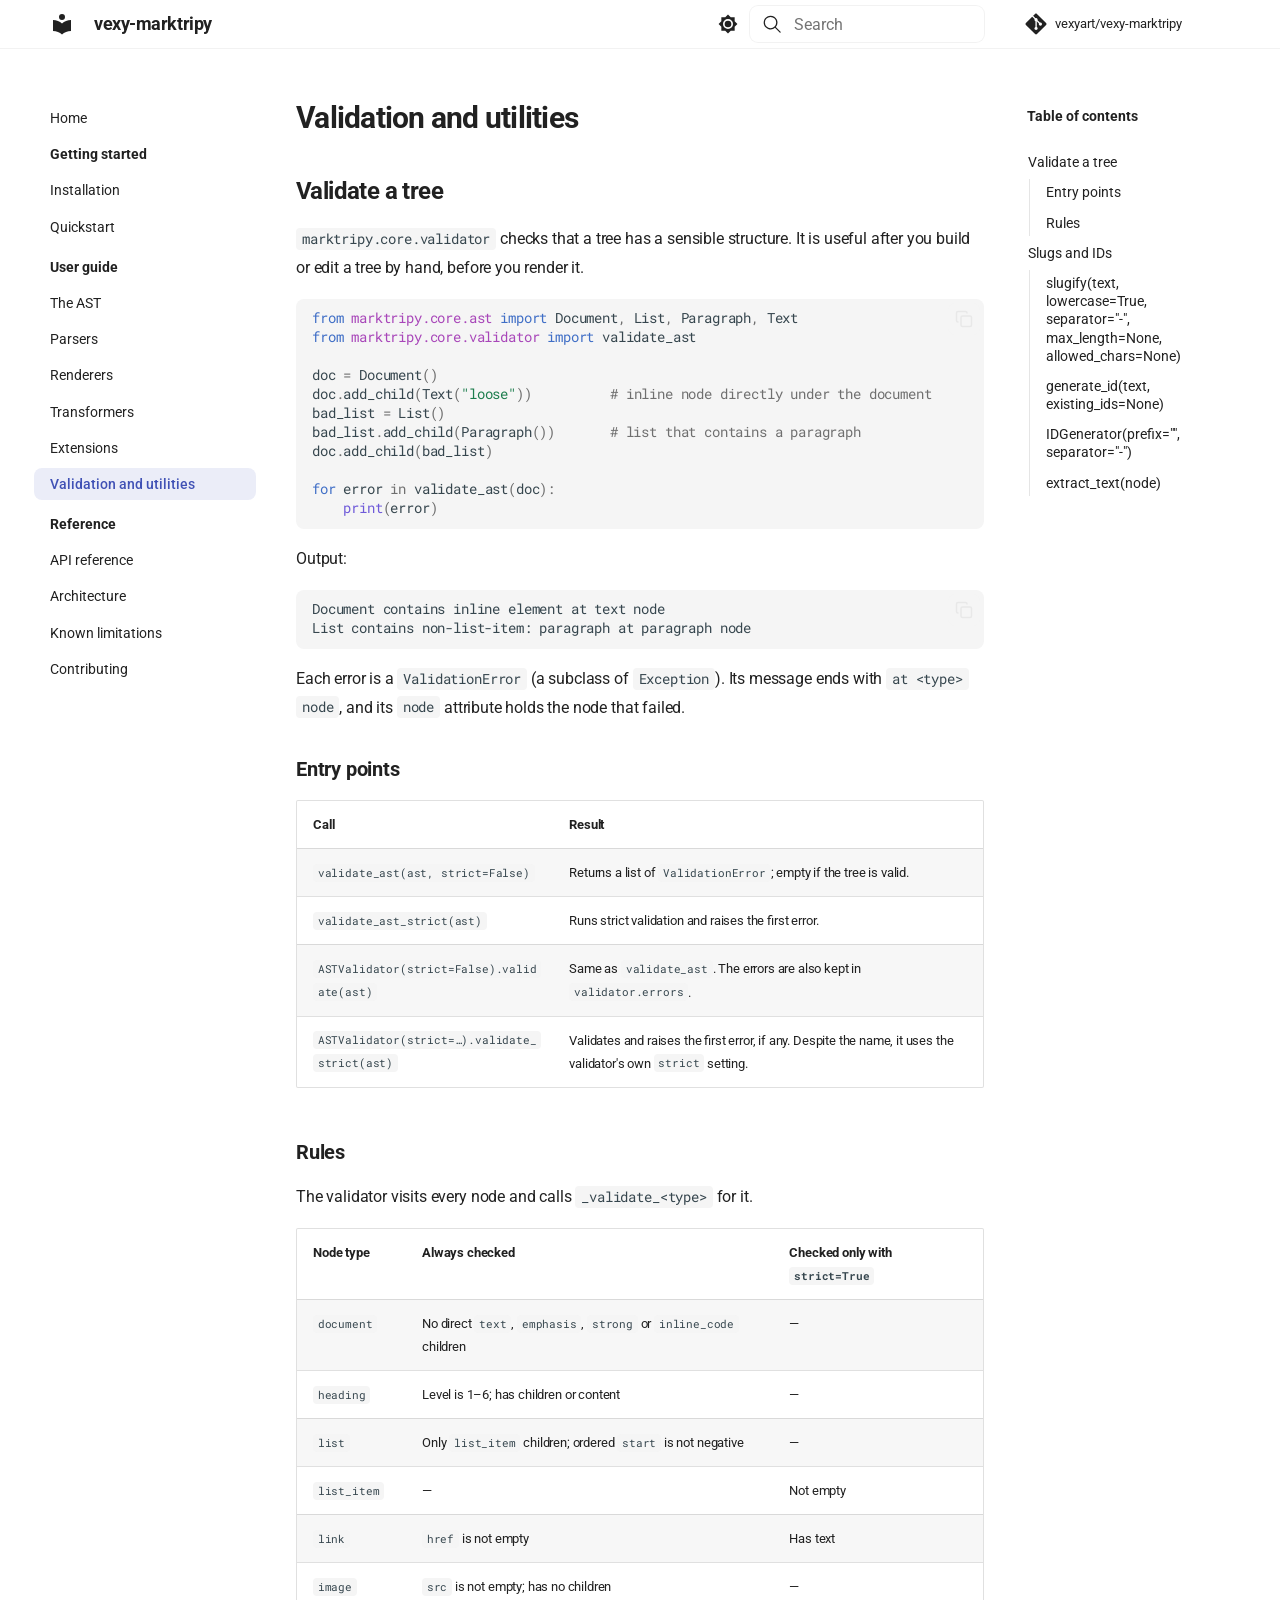
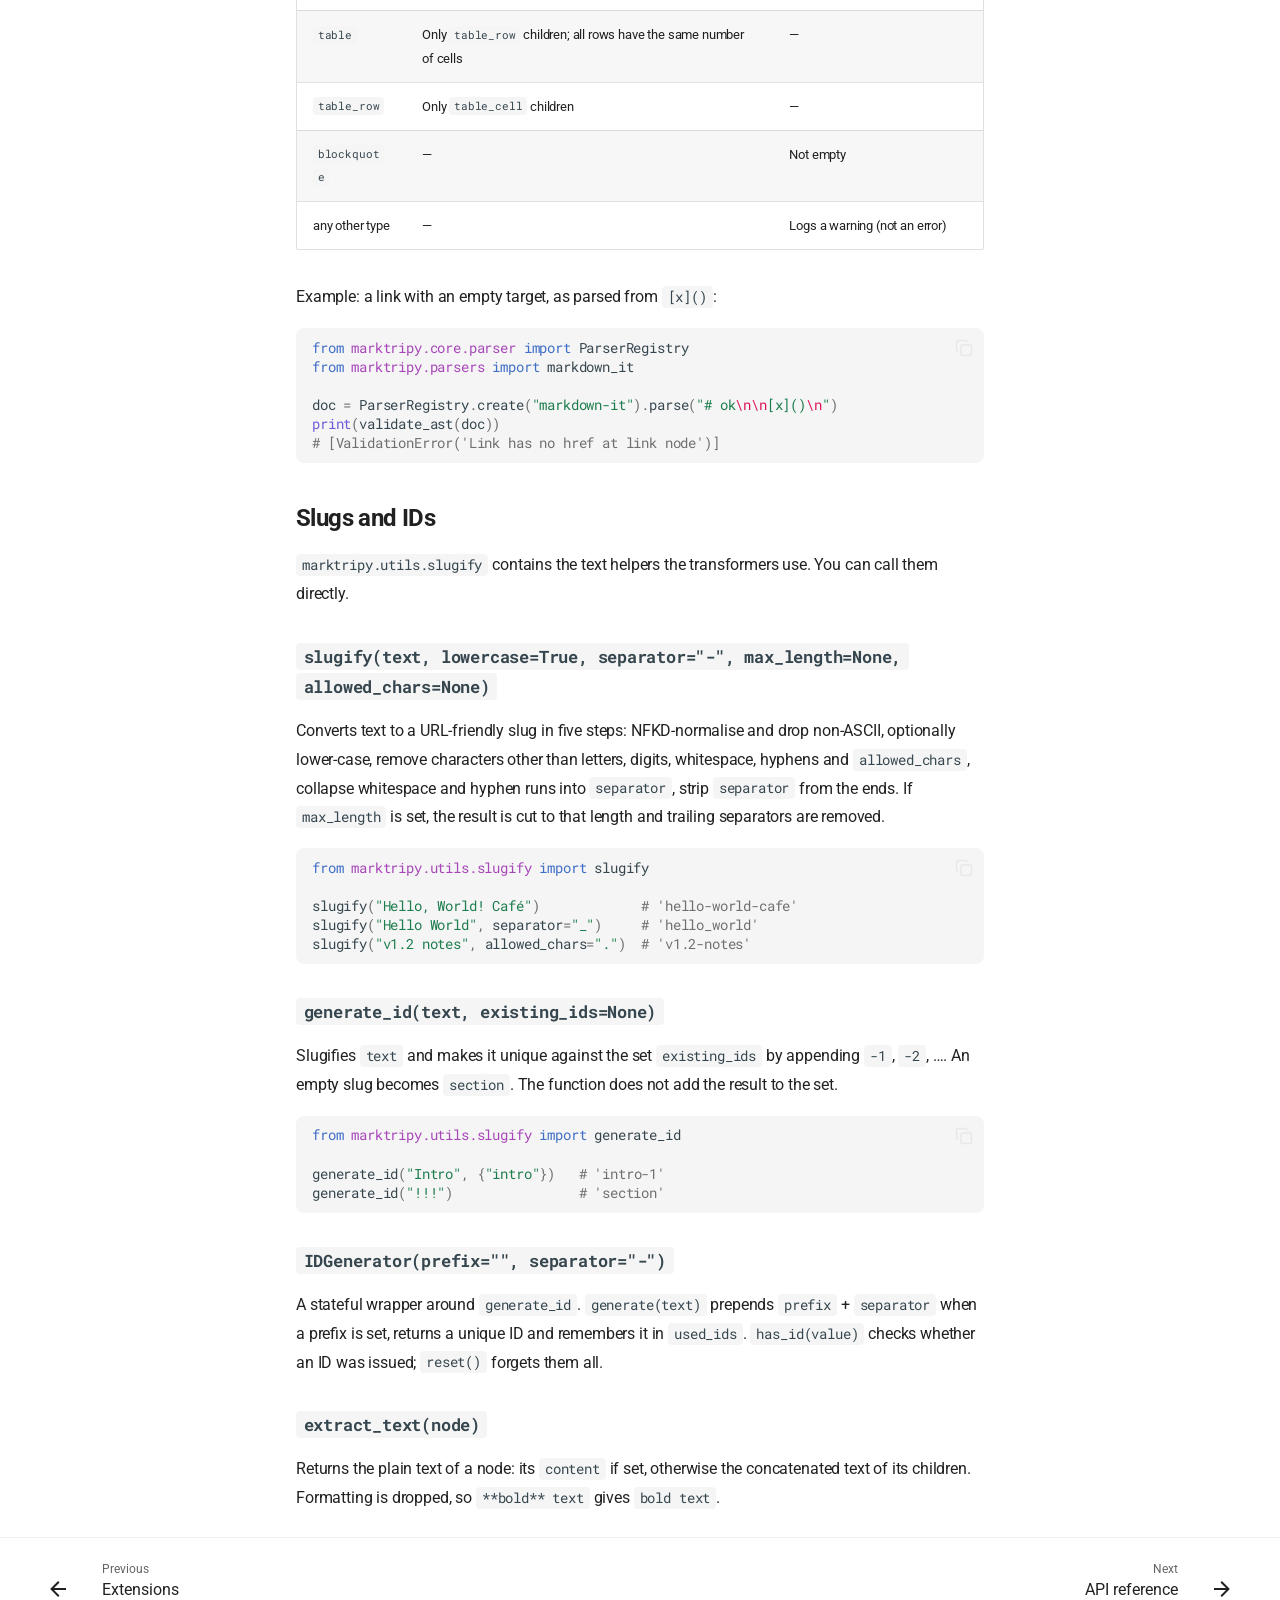
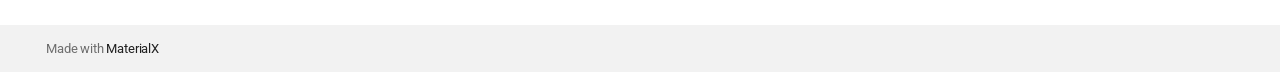
<file: docs/validation/index.html>
<!doctype html>
<html lang="en" class="no-js">
  <head>
    
      <meta charset="utf-8">
      <meta name="viewport" content="width=device-width,initial-scale=1">
      
        <meta name="description" content="A Python package for converting Markdown to AST and back to Markdown">
      
      
      
        <link rel="canonical" href="https://vexy.dev/vexy-marktripy/validation/">
      
      
        <link rel="prev" href="../extensions/">
      
      
        <link rel="next" href="../api/">
      
      
        
      
      
      
      
        
        
        
          <link rel="icon" href="../assets/images/favicon.png">
        
      
      <meta name="generator" content="mkdocs-ProperDocs 1.6.7, mkdocs-materialx-10.1.8">
    
    
      
        <title>Validation and utilities - vexy-marktripy</title>
      
    
    
      <link rel="stylesheet" href="../assets/stylesheets/main.314bbef5.min.css">
      
        
        <link rel="stylesheet" href="../assets/stylesheets/palette.a45159b5.min.css">
      
    
    

    

    
      
    
    
      
        
        
        <link rel="preconnect" href="https://fonts.gstatic.com" crossorigin>
        <link rel="stylesheet" href="https://fonts.googleapis.com/css?family=Roboto:300,300i,400,400i,700,700i%7CRoboto+Mono:400,400i,700,700i&display=fallback">
        <style>:root{--md-text-font:"Roboto";--md-code-font:"Roboto Mono"}</style>
      
    
    
    <script>__md_scope=new URL("..",location),__md_hash=e=>[...e].reduce(((e,_)=>(e<<5)-e+_.charCodeAt(0)),0),__md_get=(e,_=localStorage,t=__md_scope)=>JSON.parse(_.getItem(t.pathname+"."+e)),__md_set=(e,_,t=localStorage,a=__md_scope)=>{try{t.setItem(a.pathname+"."+e,JSON.stringify(_))}catch(e){}}</script>
    
      

    
    
  </head>
  
  
  
  
    
    
      
    
    
    
    
    <body dir="ltr" data-md-color-scheme="default" data-md-color-primary="indigo" data-md-color-accent="indigo" data-mx-topbar="glass">
  
    
    <input class="md-toggle" data-md-toggle="drawer" type="checkbox" id="__drawer" autocomplete="off">
    <input class="md-toggle" data-md-toggle="toc" type="checkbox" id="__toc" autocomplete="off">
    <input class="md-toggle" data-md-toggle="search" type="checkbox" id="__search" autocomplete="off">
    <label class="md-overlay" for="__drawer"></label>
    <label class="md-overlay" for="__toc"></label>
    <div data-md-component="skip">
      
        
        <a href="#validation-and-utilities" class="md-skip">
          Skip to content
        </a>
      
    </div>
    <div data-md-component="announce">
      
    </div>
    
    
      

  

<header class="md-header md-header--shadow" data-md-component="header">
  <nav class="md-header__inner md-grid" aria-label="Header">
    <a href=".." title="vexy-marktripy" class="md-header__button md-logo" aria-label="vexy-marktripy" data-md-component="logo">
      
  
  <svg xmlns="http://www.w3.org/2000/svg" viewBox="0 0 24 24"><path d="M12 8a3 3 0 0 0 3-3 3 3 0 0 0-3-3 3 3 0 0 0-3 3 3 3 0 0 0 3 3m0 3.54C9.64 9.35 6.5 8 3 8v11c3.5 0 6.64 1.35 9 3.54 2.36-2.19 5.5-3.54 9-3.54V8c-3.5 0-6.64 1.35-9 3.54"/></svg>

    </a>
    <label class="md-header__button md-icon" for="__drawer">
      
      <svg xmlns="http://www.w3.org/2000/svg" viewBox="0 0 24 24"><path d="M3 6h18v2H3zm0 5h18v2H3zm0 5h18v2H3z"/></svg>
    </label>
    <div class="md-header__title" data-md-component="header-title">
      <div class="md-header__ellipsis">
        <div class="md-header__topic">
          <span class="md-ellipsis">
            vexy-marktripy
          </span>
        </div>
        <div class="md-header__topic" data-md-component="header-topic">
          <span class="md-ellipsis">
            
              Validation and utilities
            
          </span>
        </div>
      </div>
    </div>
    
      
        <form class="md-header__option" data-md-component="palette">
  
    
    
    
    <input class="md-option" data-md-color-media="" data-md-color-scheme="default" data-md-color-primary="indigo" data-md-color-accent="indigo"  aria-label="Switch to dark mode"  type="radio" name="__palette" id="__palette_0">
    
      <label class="md-header__button md-icon" title="Switch to dark mode" for="__palette_1" hidden>
        <svg xmlns="http://www.w3.org/2000/svg" viewBox="0 0 24 24"><path d="M12 8a4 4 0 0 0-4 4 4 4 0 0 0 4 4 4 4 0 0 0 4-4 4 4 0 0 0-4-4m0 10a6 6 0 0 1-6-6 6 6 0 0 1 6-6 6 6 0 0 1 6 6 6 6 0 0 1-6 6m8-9.31V4h-4.69L12 .69 8.69 4H4v4.69L.69 12 4 15.31V20h4.69L12 23.31 15.31 20H20v-4.69L23.31 12z"/></svg>
      </label>
    
  
    
    
    
    <input class="md-option" data-md-color-media="" data-md-color-scheme="slate" data-md-color-primary="indigo" data-md-color-accent="indigo"  aria-label="Switch to light mode"  type="radio" name="__palette" id="__palette_1">
    
      <label class="md-header__button md-icon" title="Switch to light mode" for="__palette_0" hidden>
        <svg xmlns="http://www.w3.org/2000/svg" viewBox="0 0 24 24"><path d="M12 18c-.89 0-1.74-.2-2.5-.55C11.56 16.5 13 14.42 13 12s-1.44-4.5-3.5-5.45C10.26 6.2 11.11 6 12 6a6 6 0 0 1 6 6 6 6 0 0 1-6 6m8-9.31V4h-4.69L12 .69 8.69 4H4v4.69L.69 12 4 15.31V20h4.69L12 23.31 15.31 20H20v-4.69L23.31 12z"/></svg>
      </label>
    
  
</form>
      
    
    
      <script>var palette=__md_get("__palette");if(palette&&palette.color){if("(prefers-color-scheme)"===palette.color.media){var media=matchMedia("(prefers-color-scheme: light)"),input=document.querySelector(media.matches?"[data-md-color-media='(prefers-color-scheme: light)']":"[data-md-color-media='(prefers-color-scheme: dark)']");palette.color.media=input.getAttribute("data-md-color-media"),palette.color.scheme=input.getAttribute("data-md-color-scheme"),palette.color.primary=input.getAttribute("data-md-color-primary"),palette.color.accent=input.getAttribute("data-md-color-accent")}for(var[key,value]of Object.entries(palette.color))document.body.setAttribute("data-md-color-"+key,value)}</script>
    
    
    
      
      
        <label class="md-header__button md-icon" for="__search">
          
          <svg xmlns="http://www.w3.org/2000/svg" viewBox="0 0 24 24"><path d="M10.25 2a8.25 8.25 0 0 1 6.34 13.53l5.69 5.69a.749.749 0 0 1-.326 1.275.75.75 0 0 1-.734-.215l-5.69-5.69A8.25 8.25 0 1 1 10.25 2M3.5 10.25a6.75 6.75 0 1 0 13.5 0 6.75 6.75 0 0 0-13.5 0"/></svg>
        </label>
        <div class="md-search" data-md-component="search" role="dialog">
  <label class="md-search__overlay" for="__search"></label>
  <div class="md-search__inner" role="search">
    <form class="md-search__form" name="search">
      <input type="text" class="md-search__input" name="query" aria-label="Search" placeholder="Search" autocapitalize="off" autocorrect="off" autocomplete="off" spellcheck="false" data-md-component="search-query" required>
      <label class="md-search__icon md-icon" for="__search">
        
        <svg xmlns="http://www.w3.org/2000/svg" viewBox="0 0 24 24"><path d="M10.25 2a8.25 8.25 0 0 1 6.34 13.53l5.69 5.69a.749.749 0 0 1-.326 1.275.75.75 0 0 1-.734-.215l-5.69-5.69A8.25 8.25 0 1 1 10.25 2M3.5 10.25a6.75 6.75 0 1 0 13.5 0 6.75 6.75 0 0 0-13.5 0"/></svg>
        
        <svg xmlns="http://www.w3.org/2000/svg" viewBox="0 0 24 24"><path d="M20 11v2H8l5.5 5.5-1.42 1.42L4.16 12l7.92-7.92L13.5 5.5 8 11z"/></svg>
      </label>
      <nav class="md-search__options" aria-label="Search">
        
        <button type="reset" class="md-search__icon md-icon" title="Clear" aria-label="Clear" tabindex="-1">
          
          <svg xmlns="http://www.w3.org/2000/svg" viewBox="0 0 24 24"><path d="M19 6.41 17.59 5 12 10.59 6.41 5 5 6.41 10.59 12 5 17.59 6.41 19 12 13.41 17.59 19 19 17.59 13.41 12z"/></svg>
        </button>
      </nav>
      
    </form>
    <div class="md-search__output">
      <div class="md-search__scrollwrap" tabindex="0">
        <div class="md-search-result" data-md-component="search-result">
          <div class="md-search-result__meta">
            Initializing search
          </div>
          <ol class="md-search-result__list" role="presentation"></ol>
        </div>
      </div>
    </div>
  </div>
</div>
      
    
    
      <div class="md-header__source">
        <a href="https://github.com/vexyart/vexy-marktripy" title="Go to repository" class="md-source" data-md-component="source">
  <div class="md-source__icon md-icon">
    
    <svg xmlns="http://www.w3.org/2000/svg" viewBox="0 0 448 512"><!--! Font Awesome Free 7.1.0 by @fontawesome - https://fontawesome.com License - https://fontawesome.com/license/free (Icons: CC BY 4.0, Fonts: SIL OFL 1.1, Code: MIT License) Copyright 2025 Fonticons, Inc.--><path d="M439.6 236.1 244 40.5c-5.4-5.5-12.8-8.5-20.4-8.5s-15 3-20.4 8.4L162.5 81l51.5 51.5c27.1-9.1 52.7 16.8 43.4 43.7l49.7 49.7c34.2-11.8 61.2 31 35.5 56.7-26.5 26.5-70.2-2.9-56-37.3L240.3 199v121.9c25.3 12.5 22.3 41.8 9.1 55-6.4 6.4-15.2 10.1-24.3 10.1s-17.8-3.6-24.3-10.1c-17.6-17.6-11.1-46.9 11.2-56v-123c-20.8-8.5-24.6-30.7-18.6-45L142.6 101 8.5 235.1C3 240.6 0 247.9 0 255.5s3 15 8.5 20.4l195.6 195.7c5.4 5.4 12.7 8.4 20.4 8.4s15-3 20.4-8.4l194.7-194.7c5.4-5.4 8.4-12.8 8.4-20.4s-3-15-8.4-20.4"/></svg>
  </div>
  <div class="md-source__repository">
    vexyart/vexy-marktripy
  </div>
</a>
      </div>
    
  </nav>
  
</header>
    
    <div class="md-container" data-md-component="container">
      
      
        
          
        
      
      <main class="md-main" data-md-component="main">
        <div class="md-main__inner md-grid">
          
            
              
              <div class="md-sidebar md-sidebar--primary" data-md-component="sidebar" data-md-type="navigation" >
                <div class="md-sidebar__scrollwrap">
                  <div class="md-sidebar__inner">
                    



<nav class="md-nav md-nav--primary" aria-label="Navigation" data-md-level="0">
  <label class="md-nav__title" for="__drawer">
    <a href=".." title="vexy-marktripy" class="md-nav__button md-logo" aria-label="vexy-marktripy" data-md-component="logo">
      
  
  <svg xmlns="http://www.w3.org/2000/svg" viewBox="0 0 24 24"><path d="M12 8a3 3 0 0 0 3-3 3 3 0 0 0-3-3 3 3 0 0 0-3 3 3 3 0 0 0 3 3m0 3.54C9.64 9.35 6.5 8 3 8v11c3.5 0 6.64 1.35 9 3.54 2.36-2.19 5.5-3.54 9-3.54V8c-3.5 0-6.64 1.35-9 3.54"/></svg>

    </a>
    vexy-marktripy
  </label>
  
    <div class="md-nav__source">
      <a href="https://github.com/vexyart/vexy-marktripy" title="Go to repository" class="md-source" data-md-component="source">
  <div class="md-source__icon md-icon">
    
    <svg xmlns="http://www.w3.org/2000/svg" viewBox="0 0 448 512"><!--! Font Awesome Free 7.1.0 by @fontawesome - https://fontawesome.com License - https://fontawesome.com/license/free (Icons: CC BY 4.0, Fonts: SIL OFL 1.1, Code: MIT License) Copyright 2025 Fonticons, Inc.--><path d="M439.6 236.1 244 40.5c-5.4-5.5-12.8-8.5-20.4-8.5s-15 3-20.4 8.4L162.5 81l51.5 51.5c27.1-9.1 52.7 16.8 43.4 43.7l49.7 49.7c34.2-11.8 61.2 31 35.5 56.7-26.5 26.5-70.2-2.9-56-37.3L240.3 199v121.9c25.3 12.5 22.3 41.8 9.1 55-6.4 6.4-15.2 10.1-24.3 10.1s-17.8-3.6-24.3-10.1c-17.6-17.6-11.1-46.9 11.2-56v-123c-20.8-8.5-24.6-30.7-18.6-45L142.6 101 8.5 235.1C3 240.6 0 247.9 0 255.5s3 15 8.5 20.4l195.6 195.7c5.4 5.4 12.7 8.4 20.4 8.4s15-3 20.4-8.4l194.7-194.7c5.4-5.4 8.4-12.8 8.4-20.4s-3-15-8.4-20.4"/></svg>
  </div>
  <div class="md-source__repository">
    vexyart/vexy-marktripy
  </div>
</a>
    </div>
  
  <ul class="md-nav__list">
    
      
      
  
  
  
  
    <li class="md-nav__item">
      <a href=".." class="md-nav__link">
        
  
  
  <span class="md-ellipsis">
    
  
    Home
  

    
  </span>
  
  

      </a>
    </li>
  

    
      
      
  
  
  
  
    
    
    
    
      
        
        
      
    
    
    <li class="md-nav__item md-nav__item--section md-nav__item--nested">
      
        
        
        <input class="md-nav__toggle md-toggle " type="checkbox" id="__nav_2" >
        
          
          <label class="md-nav__link" for="__nav_2" id="__nav_2_label" tabindex="">
            
  
  
  <span class="md-ellipsis">
    
  
    Getting started
  

    
  </span>
  
  

            <span class="md-nav__icon md-icon"></span>
          </label>
        
        <nav class="md-nav" data-md-level="1" aria-labelledby="__nav_2_label" aria-expanded="false">
          <label class="md-nav__title" for="__nav_2">
            <span class="md-nav__icon md-icon"></span>
            
  
    Getting started
  

          </label>
          <ul class="md-nav__list">
            
              
                
  
  
  
  
    <li class="md-nav__item">
      <a href="../installation/" class="md-nav__link">
        
  
  
  <span class="md-ellipsis">
    
  
    Installation
  

    
  </span>
  
  

      </a>
    </li>
  

              
            
              
                
  
  
  
  
    <li class="md-nav__item">
      <a href="../quickstart/" class="md-nav__link">
        
  
  
  <span class="md-ellipsis">
    
  
    Quickstart
  

    
  </span>
  
  

      </a>
    </li>
  

              
            
          </ul>
        </nav>
      
    </li>
  

    
      
      
  
  
    
  
  
  
    
    
    
    
      
        
        
      
    
    
    <li class="md-nav__item md-nav__item--active md-nav__item--section md-nav__item--nested">
      
        
        
        <input class="md-nav__toggle md-toggle " type="checkbox" id="__nav_3" checked>
        
          
          <label class="md-nav__link" for="__nav_3" id="__nav_3_label" tabindex="">
            
  
  
  <span class="md-ellipsis">
    
  
    User guide
  

    
  </span>
  
  

            <span class="md-nav__icon md-icon"></span>
          </label>
        
        <nav class="md-nav" data-md-level="1" aria-labelledby="__nav_3_label" aria-expanded="true">
          <label class="md-nav__title" for="__nav_3">
            <span class="md-nav__icon md-icon"></span>
            
  
    User guide
  

          </label>
          <ul class="md-nav__list">
            
              
                
  
  
  
  
    <li class="md-nav__item">
      <a href="../ast/" class="md-nav__link">
        
  
  
  <span class="md-ellipsis">
    
  
    The AST
  

    
  </span>
  
  

      </a>
    </li>
  

              
            
              
                
  
  
  
  
    <li class="md-nav__item">
      <a href="../parsers/" class="md-nav__link">
        
  
  
  <span class="md-ellipsis">
    
  
    Parsers
  

    
  </span>
  
  

      </a>
    </li>
  

              
            
              
                
  
  
  
  
    <li class="md-nav__item">
      <a href="../renderers/" class="md-nav__link">
        
  
  
  <span class="md-ellipsis">
    
  
    Renderers
  

    
  </span>
  
  

      </a>
    </li>
  

              
            
              
                
  
  
  
  
    <li class="md-nav__item">
      <a href="../transformers/" class="md-nav__link">
        
  
  
  <span class="md-ellipsis">
    
  
    Transformers
  

    
  </span>
  
  

      </a>
    </li>
  

              
            
              
                
  
  
  
  
    <li class="md-nav__item">
      <a href="../extensions/" class="md-nav__link">
        
  
  
  <span class="md-ellipsis">
    
  
    Extensions
  

    
  </span>
  
  

      </a>
    </li>
  

              
            
              
                
  
  
    
  
  
  
    <li class="md-nav__item md-nav__item--active">
      
      <input class="md-nav__toggle md-toggle" type="checkbox" id="__toc">
      
      
        
      
      
        <label class="md-nav__link md-nav__link--active" for="__toc">
          
  
  
  <span class="md-ellipsis">
    
  
    Validation and utilities
  

    
  </span>
  
  

          <span class="md-nav__icon md-icon"></span>
        </label>
      
      <a href="./" class="md-nav__link md-nav__link--active">
        
  
  
  <span class="md-ellipsis">
    
  
    Validation and utilities
  

    
  </span>
  
  

      </a>
      
        

<nav class="md-nav md-nav--secondary" aria-label="Table of contents">
  
  
  
    
  
  
    <label class="md-nav__title" for="__toc">
      <span class="md-nav__icon md-icon"></span>
      Table of contents
    </label>
    <ul class="md-nav__list" data-md-component="toc">
      
        <li class="md-nav__item">
  <a href="#validate-a-tree" class="md-nav__link">
    <span class="md-ellipsis">
      
        Validate a tree
      
    </span>
  </a>
  
    <nav class="md-nav" aria-label="Validate a tree">
      <ul class="md-nav__list">
        
          <li class="md-nav__item">
  <a href="#entry-points" class="md-nav__link">
    <span class="md-ellipsis">
      
        Entry points
      
    </span>
  </a>
  
</li>
        
          <li class="md-nav__item">
  <a href="#rules" class="md-nav__link">
    <span class="md-ellipsis">
      
        Rules
      
    </span>
  </a>
  
</li>
        
      </ul>
    </nav>
  
</li>
      
        <li class="md-nav__item">
  <a href="#slugs-and-ids" class="md-nav__link">
    <span class="md-ellipsis">
      
        Slugs and IDs
      
    </span>
  </a>
  
    <nav class="md-nav" aria-label="Slugs and IDs">
      <ul class="md-nav__list">
        
          <li class="md-nav__item">
  <a href="#slugifytext-lowercasetrue-separator-max_lengthnone-allowed_charsnone" class="md-nav__link">
    <span class="md-ellipsis">
      
        slugify(text, lowercase=True, separator="-", max_length=None, allowed_chars=None)
      
    </span>
  </a>
  
</li>
        
          <li class="md-nav__item">
  <a href="#generate_idtext-existing_idsnone" class="md-nav__link">
    <span class="md-ellipsis">
      
        generate_id(text, existing_ids=None)
      
    </span>
  </a>
  
</li>
        
          <li class="md-nav__item">
  <a href="#idgeneratorprefix-separator-" class="md-nav__link">
    <span class="md-ellipsis">
      
        IDGenerator(prefix="", separator="-")
      
    </span>
  </a>
  
</li>
        
          <li class="md-nav__item">
  <a href="#extract_textnode" class="md-nav__link">
    <span class="md-ellipsis">
      
        extract_text(node)
      
    </span>
  </a>
  
</li>
        
      </ul>
    </nav>
  
</li>
      
    </ul>
  
</nav>
      
    </li>
  

              
            
          </ul>
        </nav>
      
    </li>
  

    
      
      
  
  
  
  
    
    
    
    
      
        
        
      
    
    
    <li class="md-nav__item md-nav__item--section md-nav__item--nested">
      
        
        
        <input class="md-nav__toggle md-toggle " type="checkbox" id="__nav_4" >
        
          
          <label class="md-nav__link" for="__nav_4" id="__nav_4_label" tabindex="">
            
  
  
  <span class="md-ellipsis">
    
  
    Reference
  

    
  </span>
  
  

            <span class="md-nav__icon md-icon"></span>
          </label>
        
        <nav class="md-nav" data-md-level="1" aria-labelledby="__nav_4_label" aria-expanded="false">
          <label class="md-nav__title" for="__nav_4">
            <span class="md-nav__icon md-icon"></span>
            
  
    Reference
  

          </label>
          <ul class="md-nav__list">
            
              
                
  
  
  
  
    <li class="md-nav__item">
      <a href="../api/" class="md-nav__link">
        
  
  
  <span class="md-ellipsis">
    
  
    API reference
  

    
  </span>
  
  

      </a>
    </li>
  

              
            
              
                
  
  
  
  
    <li class="md-nav__item">
      <a href="../architecture/" class="md-nav__link">
        
  
  
  <span class="md-ellipsis">
    
  
    Architecture
  

    
  </span>
  
  

      </a>
    </li>
  

              
            
              
                
  
  
  
  
    <li class="md-nav__item">
      <a href="../limitations/" class="md-nav__link">
        
  
  
  <span class="md-ellipsis">
    
  
    Known limitations
  

    
  </span>
  
  

      </a>
    </li>
  

              
            
              
                
  
  
  
  
    <li class="md-nav__item">
      <a href="../contributing/" class="md-nav__link">
        
  
  
  <span class="md-ellipsis">
    
  
    Contributing
  

    
  </span>
  
  

      </a>
    </li>
  

              
            
          </ul>
        </nav>
      
    </li>
  

    
  </ul>
</nav>
                  </div>
                </div>
              </div>
            
            
              
              <div class="md-sidebar md-sidebar--secondary" data-md-component="sidebar" data-md-type="toc" >
                <div class="md-sidebar__scrollwrap">
                  <div class="md-sidebar__inner">
                    

<nav class="md-nav md-nav--secondary" aria-label="Table of contents">
  
  
  
    
  
  
    <label class="md-nav__title" for="__toc">
      <span class="md-nav__icon md-icon"></span>
      Table of contents
    </label>
    <ul class="md-nav__list" data-md-component="toc">
      
        <li class="md-nav__item">
  <a href="#validate-a-tree" class="md-nav__link">
    <span class="md-ellipsis">
      
        Validate a tree
      
    </span>
  </a>
  
    <nav class="md-nav" aria-label="Validate a tree">
      <ul class="md-nav__list">
        
          <li class="md-nav__item">
  <a href="#entry-points" class="md-nav__link">
    <span class="md-ellipsis">
      
        Entry points
      
    </span>
  </a>
  
</li>
        
          <li class="md-nav__item">
  <a href="#rules" class="md-nav__link">
    <span class="md-ellipsis">
      
        Rules
      
    </span>
  </a>
  
</li>
        
      </ul>
    </nav>
  
</li>
      
        <li class="md-nav__item">
  <a href="#slugs-and-ids" class="md-nav__link">
    <span class="md-ellipsis">
      
        Slugs and IDs
      
    </span>
  </a>
  
    <nav class="md-nav" aria-label="Slugs and IDs">
      <ul class="md-nav__list">
        
          <li class="md-nav__item">
  <a href="#slugifytext-lowercasetrue-separator-max_lengthnone-allowed_charsnone" class="md-nav__link">
    <span class="md-ellipsis">
      
        slugify(text, lowercase=True, separator="-", max_length=None, allowed_chars=None)
      
    </span>
  </a>
  
</li>
        
          <li class="md-nav__item">
  <a href="#generate_idtext-existing_idsnone" class="md-nav__link">
    <span class="md-ellipsis">
      
        generate_id(text, existing_ids=None)
      
    </span>
  </a>
  
</li>
        
          <li class="md-nav__item">
  <a href="#idgeneratorprefix-separator-" class="md-nav__link">
    <span class="md-ellipsis">
      
        IDGenerator(prefix="", separator="-")
      
    </span>
  </a>
  
</li>
        
          <li class="md-nav__item">
  <a href="#extract_textnode" class="md-nav__link">
    <span class="md-ellipsis">
      
        extract_text(node)
      
    </span>
  </a>
  
</li>
        
      </ul>
    </nav>
  
</li>
      
    </ul>
  
</nav>
                  </div>
                </div>
              </div>
            
          
          
            <div class="md-content" data-md-component="content">
              
              <article class="md-content__inner md-typeset">
                
                  
  
  


<h1 id="validation-and-utilities">Validation and utilities<a class="headerlink" href="#validation-and-utilities" title="Permanent link">&para;</a></h1>
<h2 id="validate-a-tree">Validate a tree<a class="headerlink" href="#validate-a-tree" title="Permanent link">&para;</a></h2>
<p><code>marktripy.core.validator</code> checks that a tree has a sensible structure. It is useful after you build or edit a tree by hand, before you render it.</p>
<div class="highlight"><pre><span></span><code><a id="__codelineno-0-1" name="__codelineno-0-1" href="#__codelineno-0-1"></a><span class="kn">from</span><span class="w"> </span><span class="nn">marktripy.core.ast</span><span class="w"> </span><span class="kn">import</span> <span class="n">Document</span><span class="p">,</span> <span class="n">List</span><span class="p">,</span> <span class="n">Paragraph</span><span class="p">,</span> <span class="n">Text</span>
<a id="__codelineno-0-2" name="__codelineno-0-2" href="#__codelineno-0-2"></a><span class="kn">from</span><span class="w"> </span><span class="nn">marktripy.core.validator</span><span class="w"> </span><span class="kn">import</span> <span class="n">validate_ast</span>
<a id="__codelineno-0-3" name="__codelineno-0-3" href="#__codelineno-0-3"></a>
<a id="__codelineno-0-4" name="__codelineno-0-4" href="#__codelineno-0-4"></a><span class="n">doc</span> <span class="o">=</span> <span class="n">Document</span><span class="p">()</span>
<a id="__codelineno-0-5" name="__codelineno-0-5" href="#__codelineno-0-5"></a><span class="n">doc</span><span class="o">.</span><span class="n">add_child</span><span class="p">(</span><span class="n">Text</span><span class="p">(</span><span class="s2">"loose"</span><span class="p">))</span>          <span class="c1"># inline node directly under the document</span>
<a id="__codelineno-0-6" name="__codelineno-0-6" href="#__codelineno-0-6"></a><span class="n">bad_list</span> <span class="o">=</span> <span class="n">List</span><span class="p">()</span>
<a id="__codelineno-0-7" name="__codelineno-0-7" href="#__codelineno-0-7"></a><span class="n">bad_list</span><span class="o">.</span><span class="n">add_child</span><span class="p">(</span><span class="n">Paragraph</span><span class="p">())</span>       <span class="c1"># list that contains a paragraph</span>
<a id="__codelineno-0-8" name="__codelineno-0-8" href="#__codelineno-0-8"></a><span class="n">doc</span><span class="o">.</span><span class="n">add_child</span><span class="p">(</span><span class="n">bad_list</span><span class="p">)</span>
<a id="__codelineno-0-9" name="__codelineno-0-9" href="#__codelineno-0-9"></a>
<a id="__codelineno-0-10" name="__codelineno-0-10" href="#__codelineno-0-10"></a><span class="k">for</span> <span class="n">error</span> <span class="ow">in</span> <span class="n">validate_ast</span><span class="p">(</span><span class="n">doc</span><span class="p">):</span>
<a id="__codelineno-0-11" name="__codelineno-0-11" href="#__codelineno-0-11"></a>    <span class="nb">print</span><span class="p">(</span><span class="n">error</span><span class="p">)</span>
</code></pre></div>
<p>Output:</p>
<div class="highlight"><pre><span></span><code><a id="__codelineno-1-1" name="__codelineno-1-1" href="#__codelineno-1-1"></a>Document contains inline element at text node
<a id="__codelineno-1-2" name="__codelineno-1-2" href="#__codelineno-1-2"></a>List contains non-list-item: paragraph at paragraph node
</code></pre></div>
<p>Each error is a <code>ValidationError</code> (a subclass of <code>Exception</code>). Its message ends with <code>at &lt;type&gt; node</code>, and its <code>node</code> attribute holds the node that failed.</p>
<h3 id="entry-points">Entry points<a class="headerlink" href="#entry-points" title="Permanent link">&para;</a></h3>
<table>
<thead>
<tr>
<th>Call</th>
<th>Result</th>
</tr>
</thead>
<tbody>
<tr>
<td><code>validate_ast(ast, strict=False)</code></td>
<td>Returns a list of <code>ValidationError</code>; empty if the tree is valid.</td>
</tr>
<tr>
<td><code>validate_ast_strict(ast)</code></td>
<td>Runs strict validation and raises the first error.</td>
</tr>
<tr>
<td><code>ASTValidator(strict=False).validate(ast)</code></td>
<td>Same as <code>validate_ast</code>. The errors are also kept in <code>validator.errors</code>.</td>
</tr>
<tr>
<td><code>ASTValidator(strict=…).validate_strict(ast)</code></td>
<td>Validates and raises the first error, if any. Despite the name, it uses the validator's own <code>strict</code> setting.</td>
</tr>
</tbody>
</table>
<h3 id="rules">Rules<a class="headerlink" href="#rules" title="Permanent link">&para;</a></h3>
<p>The validator visits every node and calls <code>_validate_&lt;type&gt;</code> for it.</p>
<table>
<thead>
<tr>
<th>Node type</th>
<th>Always checked</th>
<th>Checked only with <code>strict=True</code></th>
</tr>
</thead>
<tbody>
<tr>
<td><code>document</code></td>
<td>No direct <code>text</code>, <code>emphasis</code>, <code>strong</code> or <code>inline_code</code> children</td>
<td>—</td>
</tr>
<tr>
<td><code>heading</code></td>
<td>Level is 1–6; has children or content</td>
<td>—</td>
</tr>
<tr>
<td><code>list</code></td>
<td>Only <code>list_item</code> children; ordered <code>start</code> is not negative</td>
<td>—</td>
</tr>
<tr>
<td><code>list_item</code></td>
<td>—</td>
<td>Not empty</td>
</tr>
<tr>
<td><code>link</code></td>
<td><code>href</code> is not empty</td>
<td>Has text</td>
</tr>
<tr>
<td><code>image</code></td>
<td><code>src</code> is not empty; has no children</td>
<td>—</td>
</tr>
<tr>
<td><code>table</code></td>
<td>Only <code>table_row</code> children; all rows have the same number of cells</td>
<td>—</td>
</tr>
<tr>
<td><code>table_row</code></td>
<td>Only <code>table_cell</code> children</td>
<td>—</td>
</tr>
<tr>
<td><code>blockquote</code></td>
<td>—</td>
<td>Not empty</td>
</tr>
<tr>
<td>any other type</td>
<td>—</td>
<td>Logs a warning (not an error)</td>
</tr>
</tbody>
</table>
<p>Example: a link with an empty target, as parsed from <code>[x]()</code>:</p>
<div class="highlight"><pre><span></span><code><a id="__codelineno-2-1" name="__codelineno-2-1" href="#__codelineno-2-1"></a><span class="kn">from</span><span class="w"> </span><span class="nn">marktripy.core.parser</span><span class="w"> </span><span class="kn">import</span> <span class="n">ParserRegistry</span>
<a id="__codelineno-2-2" name="__codelineno-2-2" href="#__codelineno-2-2"></a><span class="kn">from</span><span class="w"> </span><span class="nn">marktripy.parsers</span><span class="w"> </span><span class="kn">import</span> <span class="n">markdown_it</span>
<a id="__codelineno-2-3" name="__codelineno-2-3" href="#__codelineno-2-3"></a>
<a id="__codelineno-2-4" name="__codelineno-2-4" href="#__codelineno-2-4"></a><span class="n">doc</span> <span class="o">=</span> <span class="n">ParserRegistry</span><span class="o">.</span><span class="n">create</span><span class="p">(</span><span class="s2">"markdown-it"</span><span class="p">)</span><span class="o">.</span><span class="n">parse</span><span class="p">(</span><span class="s2">"# ok</span><span class="se">\n\n</span><span class="s2">[x]()</span><span class="se">\n</span><span class="s2">"</span><span class="p">)</span>
<a id="__codelineno-2-5" name="__codelineno-2-5" href="#__codelineno-2-5"></a><span class="nb">print</span><span class="p">(</span><span class="n">validate_ast</span><span class="p">(</span><span class="n">doc</span><span class="p">))</span>
<a id="__codelineno-2-6" name="__codelineno-2-6" href="#__codelineno-2-6"></a><span class="c1"># [ValidationError('Link has no href at link node')]</span>
</code></pre></div>
<h2 id="slugs-and-ids">Slugs and IDs<a class="headerlink" href="#slugs-and-ids" title="Permanent link">&para;</a></h2>
<p><code>marktripy.utils.slugify</code> contains the text helpers the transformers use. You can call them directly.</p>
<h3 id="slugifytext-lowercasetrue-separator-max_lengthnone-allowed_charsnone"><code>slugify(text, lowercase=True, separator="-", max_length=None, allowed_chars=None)</code><a class="headerlink" href="#slugifytext-lowercasetrue-separator-max_lengthnone-allowed_charsnone" title="Permanent link">&para;</a></h3>
<p>Converts text to a URL-friendly slug in five steps: NFKD-normalise and drop non-ASCII, optionally lower-case, remove characters other than letters, digits, whitespace, hyphens and <code>allowed_chars</code>, collapse whitespace and hyphen runs into <code>separator</code>, strip <code>separator</code> from the ends. If <code>max_length</code> is set, the result is cut to that length and trailing separators are removed.</p>
<div class="highlight"><pre><span></span><code><a id="__codelineno-3-1" name="__codelineno-3-1" href="#__codelineno-3-1"></a><span class="kn">from</span><span class="w"> </span><span class="nn">marktripy.utils.slugify</span><span class="w"> </span><span class="kn">import</span> <span class="n">slugify</span>
<a id="__codelineno-3-2" name="__codelineno-3-2" href="#__codelineno-3-2"></a>
<a id="__codelineno-3-3" name="__codelineno-3-3" href="#__codelineno-3-3"></a><span class="n">slugify</span><span class="p">(</span><span class="s2">"Hello, World! Café"</span><span class="p">)</span>             <span class="c1"># 'hello-world-cafe'</span>
<a id="__codelineno-3-4" name="__codelineno-3-4" href="#__codelineno-3-4"></a><span class="n">slugify</span><span class="p">(</span><span class="s2">"Hello World"</span><span class="p">,</span> <span class="n">separator</span><span class="o">=</span><span class="s2">"_"</span><span class="p">)</span>     <span class="c1"># 'hello_world'</span>
<a id="__codelineno-3-5" name="__codelineno-3-5" href="#__codelineno-3-5"></a><span class="n">slugify</span><span class="p">(</span><span class="s2">"v1.2 notes"</span><span class="p">,</span> <span class="n">allowed_chars</span><span class="o">=</span><span class="s2">"."</span><span class="p">)</span>  <span class="c1"># 'v1.2-notes'</span>
</code></pre></div>
<h3 id="generate_idtext-existing_idsnone"><code>generate_id(text, existing_ids=None)</code><a class="headerlink" href="#generate_idtext-existing_idsnone" title="Permanent link">&para;</a></h3>
<p>Slugifies <code>text</code> and makes it unique against the set <code>existing_ids</code> by appending <code>-1</code>, <code>-2</code>, …. An empty slug becomes <code>section</code>. The function does not add the result to the set.</p>
<div class="highlight"><pre><span></span><code><a id="__codelineno-4-1" name="__codelineno-4-1" href="#__codelineno-4-1"></a><span class="kn">from</span><span class="w"> </span><span class="nn">marktripy.utils.slugify</span><span class="w"> </span><span class="kn">import</span> <span class="n">generate_id</span>
<a id="__codelineno-4-2" name="__codelineno-4-2" href="#__codelineno-4-2"></a>
<a id="__codelineno-4-3" name="__codelineno-4-3" href="#__codelineno-4-3"></a><span class="n">generate_id</span><span class="p">(</span><span class="s2">"Intro"</span><span class="p">,</span> <span class="p">{</span><span class="s2">"intro"</span><span class="p">})</span>   <span class="c1"># 'intro-1'</span>
<a id="__codelineno-4-4" name="__codelineno-4-4" href="#__codelineno-4-4"></a><span class="n">generate_id</span><span class="p">(</span><span class="s2">"!!!"</span><span class="p">)</span>                <span class="c1"># 'section'</span>
</code></pre></div>
<h3 id="idgeneratorprefix-separator-"><code>IDGenerator(prefix="", separator="-")</code><a class="headerlink" href="#idgeneratorprefix-separator-" title="Permanent link">&para;</a></h3>
<p>A stateful wrapper around <code>generate_id</code>. <code>generate(text)</code> prepends <code>prefix</code> + <code>separator</code> when a prefix is set, returns a unique ID and remembers it in <code>used_ids</code>. <code>has_id(value)</code> checks whether an ID was issued; <code>reset()</code> forgets them all.</p>
<h3 id="extract_textnode"><code>extract_text(node)</code><a class="headerlink" href="#extract_textnode" title="Permanent link">&para;</a></h3>
<p>Returns the plain text of a node: its <code>content</code> if set, otherwise the concatenated text of its children. Formatting is dropped, so <code>**bold** text</code> gives <code>bold text</code>.</p>












                
              </article>
            </div>
          
          
<script>var target=document.getElementById(location.hash.slice(1));target&&target.name&&(target.checked=target.name.startsWith("__tabbed_"))</script>
        </div>
          <div class="md-top" data-md-component="top" hidden>
  <div class="md-top__center">
    <button type="button" class="md-top__button md-top__button--main" data-md-action="top">
      
      <svg xmlns="http://www.w3.org/2000/svg" viewBox="0 0 24 24"><path d="M13 20h-2V8l-5.5 5.5-1.42-1.42L12 4.16l7.92 7.92-1.42 1.42L13 8z"/></svg>
      <span>Back to top</span>
    </button>
    
      
      
      <label class="md-top__button md-top__side md-top__side--nav" for="__drawer" >
        <svg xmlns="http://www.w3.org/2000/svg" fill="none" stroke="currentColor" stroke-linecap="round" stroke-linejoin="round" stroke-width="2" class="lucide lucide-panel-left" viewBox="0 0 24 24"><rect width="18" height="18" x="3" y="3" rx="2"/><path d="M9 3v18"/></svg>
      </label>
    
    
      
      
      <label class="md-top__button md-top__side md-top__side--toc" for="__toc" >
        <svg xmlns="http://www.w3.org/2000/svg" fill="none" stroke="currentColor" stroke-linecap="round" stroke-linejoin="round" stroke-width="2" class="lucide lucide-panel-right" viewBox="0 0 24 24"><rect width="18" height="18" x="3" y="3" rx="2"/><path d="M15 3v18"/></svg>
      </label>
    
  </div>
</div>
      </main>
      
        <footer class="md-footer">
  
    
      
      <nav class="md-footer__inner md-grid" aria-label="Footer" >
        
          
          <a href="../extensions/" class="md-footer__link md-footer__link--prev" aria-label="Previous: Extensions">
            <div class="md-footer__button md-icon">
              
              <svg xmlns="http://www.w3.org/2000/svg" viewBox="0 0 24 24"><path d="M20 11v2H8l5.5 5.5-1.42 1.42L4.16 12l7.92-7.92L13.5 5.5 8 11z"/></svg>
            </div>
            <div class="md-footer__title">
              <span class="md-footer__direction">
                Previous
              </span>
              <div class="md-ellipsis">
                Extensions
              </div>
            </div>
          </a>
        
        
          
          <a href="../api/" class="md-footer__link md-footer__link--next" aria-label="Next: API reference">
            <div class="md-footer__title">
              <span class="md-footer__direction">
                Next
              </span>
              <div class="md-ellipsis">
                API reference
              </div>
            </div>
            <div class="md-footer__button md-icon">
              
              <svg xmlns="http://www.w3.org/2000/svg" viewBox="0 0 24 24"><path d="M4 11v2h12l-5.5 5.5 1.42 1.42L19.84 12l-7.92-7.92L10.5 5.5 16 11z"/></svg>
            </div>
          </a>
        
      </nav>
    
  
  <div class="md-footer-meta md-typeset">
    <div class="md-footer-meta__inner md-grid">
      <div class="md-copyright">
  
  
    Made with
    <a href="https://jaywhj.github.io/mkdocs-materialx/" target="_blank" rel="noopener">
      MaterialX
    </a>
  
</div>
      
    </div>
  </div>
</footer>
      
    </div>
    <div class="md-dialog" data-md-component="dialog">
      <div class="md-dialog__inner md-typeset"></div>
    </div>
    
    
    
      
      
      <script id="__config" type="application/json">{"annotate": null, "base": "..", "code": null, "features": ["navigation.sections", "navigation.top", "navigation.footer", "toc.follow", "search.highlight", "content.code.copy", "content.code.annotate"], "search": "../assets/javascripts/workers/search.2c215733.min.js", "tags": null, "translations": {"clipboard.copied": "Copied to clipboard", "clipboard.copy": "Copy to clipboard", "code.collapse": "Collapse", "code.download": "Download", "code.expand": "Expand remaining # lines", "code.select": "Toggle line selection", "search.result.more.one": "1 more on this page", "search.result.more.other": "# more on this page", "search.result.none": "No matching documents", "search.result.one": "1 matching document", "search.result.other": "# matching documents", "search.result.placeholder": "Type to start searching", "search.result.term.missing": "Missing", "select.version": "Select version"}, "version": null}</script>
    
    
      <script src="../assets/javascripts/bundle.fc193f93.min.js"></script>
      
    
  </body>
</html>
</file>
<file: docs/assets/stylesheets/main.314bbef5.min.css>
@charset "UTF-8";html{-webkit-text-size-adjust:none;-moz-text-size-adjust:none;text-size-adjust:none;box-sizing:border-box}*,:after,:before{box-sizing:inherit}@media (prefers-reduced-motion){*,:after,:before{transition:none!important}}body{margin:0}a,button,input,label{-webkit-tap-highlight-color:transparent}a{color:inherit;text-decoration:none}hr{border:0;box-sizing:initial;display:block;height:.05rem;overflow:visible;padding:0}small{font-size:80%}sub,sup{line-height:1em}img{border-style:none}table{border-collapse:initial;border-spacing:0}td,th{font-weight:400;vertical-align:top}button{background:#0000;border:0;font-family:inherit;font-size:inherit;margin:0;padding:0}input{border:0;outline:none}:root{--md-primary-fg-color:#4051b5;--md-primary-fg-color--transparent:#4051b51a;--md-primary-fg-color--light:#5d6cc0;--md-primary-fg-color--dark:#303fa1;--md-primary-bg-color:#fff;--md-primary-bg-color--light:#ffffffb3;--md-accent-fg-color:#526cfe;--md-accent-fg-color--transparent:#526cfe1a;--md-accent-bg-color:#fff;--md-accent-bg-color--light:#ffffffb3}[data-md-color-scheme]{--mx-topbar-bg:var(--md-default-bg-color--light);--mx-topbar-fg:var(--md-default-fg-color);--mx-topbar-fg-muted:var(--md-default-fg-color--light);--mx-topbar-backdrop-filter:blur(px2rem(8px));--mx-tabs-active-underline:var(--md-default-fg-color);--mx-search-outline:var(--md-default-fg-color--lightest);--mx-search-hover-bg:#0003}[data-mx-topbar=primary]{--mx-topbar-bg:var(--md-primary-fg-color);--mx-topbar-fg:var(--md-primary-bg-color);--mx-topbar-fg-muted:var(--mx-topbar-fg);--mx-topbar-backdrop-filter:none;--mx-tabs-active-underline:#0000;--mx-search-outline:var(--mx-topbar-fg);--mx-search-hover-bg:var(--mx-topbar-fg)}@supports (color:color-mix(in srgb,black,white)){[data-mx-topbar=primary]{--mx-topbar-bg:color-mix(in srgb,var(--md-primary-fg-color) 80%,var(--md-default-bg-color));--mx-topbar-fg-muted:color-mix(in srgb,var(--mx-topbar-fg) 72%,#0000);--mx-search-outline:color-mix(in srgb,var(--mx-topbar-fg) 22%,#0000);--mx-search-hover-bg:color-mix(in srgb,var(--mx-topbar-fg) 16%,#0000)}}[data-mx-topbar=accent]{--mx-topbar-bg:var(--md-accent-fg-color);--mx-topbar-fg:var(--md-accent-bg-color);--mx-topbar-fg-muted:var(--mx-topbar-fg);--mx-topbar-backdrop-filter:none;--mx-tabs-active-underline:#0000;--mx-search-outline:var(--mx-topbar-fg);--mx-search-hover-bg:var(--mx-topbar-fg)}@supports (color:color-mix(in srgb,black,white)){[data-mx-topbar=accent]{--mx-topbar-bg:color-mix(in srgb,var(--md-accent-fg-color) 80%,var(--md-default-bg-color));--mx-topbar-fg-muted:color-mix(in srgb,var(--mx-topbar-fg) 72%,#0000);--mx-search-outline:color-mix(in srgb,var(--mx-topbar-fg) 22%,#0000);--mx-search-hover-bg:color-mix(in srgb,var(--mx-topbar-fg) 16%,#0000)}}[data-md-color-scheme=default]{color-scheme:light}[data-md-color-scheme=default] img[src$="#gh-dark-mode-only"],[data-md-color-scheme=default] img[src$="#only-dark"]{display:none}:root,[data-md-color-scheme=default]{--md-hue:225deg;--md-default-fg-color:#000000de;--md-default-fg-color--light:#0000008c;--md-default-fg-color--lighter:#00000052;--md-default-fg-color--lightest:#0000000d;--md-default-bg-color:#fff;--md-default-bg-color--light:#ffffffb3;--md-default-bg-color--lighter:#ffffff4d;--md-default-bg-color--lightest:#ffffff1f;--md-default-fg-color--quote:#0000001a;--md-code-fg-color:#36464e;--md-code-bg-color:#f5f5f5;--md-code-bg-color--light:#f5f5f5b3;--md-code-bg-color--lighter:#f5f5f54d;--md-code-hl-color:#4287ff;--md-code-hl-color--light:#4287ff1a;--md-code-hl-number-color:#d52a2a;--md-code-hl-special-color:#db1457;--md-code-hl-function-color:#a846b9;--md-code-hl-constant-color:#6e59d9;--md-code-hl-keyword-color:#3f6ec6;--md-code-hl-string-color:#1c7d4d;--md-code-hl-name-color:var(--md-code-fg-color);--md-code-hl-operator-color:var(--md-default-fg-color--light);--md-code-hl-punctuation-color:var(--md-default-fg-color--light);--md-code-hl-comment-color:var(--md-default-fg-color--light);--md-code-hl-generic-color:var(--md-default-fg-color--light);--md-code-hl-variable-color:var(--md-default-fg-color--light);--md-typeset-color:var(--md-default-fg-color);--md-typeset-a-color:var(--md-primary-fg-color);--md-typeset-del-color:#f5503d26;--md-typeset-ins-color:#0bd57026;--md-typeset-kbd-color:#fafafa;--md-typeset-kbd-accent-color:#fff;--md-typeset-kbd-border-color:#b8b8b8;--md-typeset-mark-color:#ffff0080;--md-typeset-table-color:#0000001f;--md-typeset-table-color--light:#0000000f;--md-typeset-table-row-color:#00000008;--md-admonition-fg-color:var(--md-default-fg-color);--md-admonition-bg-color:var(--md-default-bg-color);--md-warning-fg-color:#000000de;--md-warning-bg-color:#ff9;--md-shadow-z1:0 0.1rem 0.3rem #0000000d,0 0 0.05rem #0003;--md-shadow-z2:0 0.2rem 0.5rem #0000001a,0 0 0.05rem #00000040;--md-shadow-z3:0 0.2rem 0.5rem #0003,0 0 0.05rem #00000059;--color-foreground:0 0 0;--color-background:255 255 255;--color-background-subtle:240 240 240;--color-backdrop:255 255 255}.md-icon svg{fill:currentcolor;display:block;height:1.2rem;width:1.2rem}.md-icon svg.lucide{fill:#0000;stroke:currentcolor}body{-webkit-font-smoothing:antialiased;-moz-osx-font-smoothing:grayscale;--md-text-font-family:var(--md-text-font,_),-apple-system,BlinkMacSystemFont,Helvetica,Arial,sans-serif;--md-code-font-family:var(--md-code-font,_),SFMono-Regular,Consolas,Menlo,monospace}aside,body,input{font-feature-settings:"kern","liga";color:var(--md-typeset-color);font-family:var(--md-text-font-family)}code,kbd,pre{font-feature-settings:"kern";font-family:var(--md-code-font-family)}:root{--md-typeset-table-sort-icon:url('data:image/svg+xml;charset=utf-8,<svg xmlns="http://www.w3.org/2000/svg" viewBox="0 0 24 24"><path d="m18 21-4-4h3V7h-3l4-4 4 4h-3v10h3M2 19v-2h10v2M2 13v-2h7v2M2 7V5h4v2z"/></svg>');--md-typeset-table-sort-icon--asc:url('data:image/svg+xml;charset=utf-8,<svg xmlns="http://www.w3.org/2000/svg" viewBox="0 0 24 24"><path d="M19 17h3l-4 4-4-4h3V3h2M2 17h10v2H2M6 5v2H2V5m0 6h7v2H2z"/></svg>');--md-typeset-table-sort-icon--desc:url('data:image/svg+xml;charset=utf-8,<svg xmlns="http://www.w3.org/2000/svg" viewBox="0 0 24 24"><path d="M19 7h3l-4-4-4 4h3v14h2M2 17h10v2H2M6 5v2H2V5m0 6h7v2H2z"/></svg>');--md-typeset-preview-icon:url('data:image/svg+xml;charset=utf-8,<svg xmlns="http://www.w3.org/2000/svg" viewBox="0 0 24 24"><path d="M11 1.07C7.05 1.56 4 4.92 4 9h7m-7 6a8 8 0 0 0 8 8 8 8 0 0 0 8-8v-4H4m9-9.93V9h7c0-4.08-3.06-7.44-7-7.93"/></svg>')}.md-typeset{-webkit-print-color-adjust:exact;color-adjust:exact;font-size:.8rem;letter-spacing:-.01em;line-height:1.8;overflow-wrap:break-word}@media print{.md-typeset{font-size:.68rem}}.md-typeset blockquote,.md-typeset dl,.md-typeset figure,.md-typeset ol,.md-typeset pre,.md-typeset ul{margin-bottom:1em;margin-top:1em}.md-typeset h1{color:var(--md-default-fg-color);font-size:1.875em;line-height:1.3;margin:0 0 1.25em}.md-typeset h1,.md-typeset h2{font-weight:700;letter-spacing:-.025em}.md-typeset h2{font-size:1.5em;line-height:1.4;margin:1.6em 0 .64em}.md-typeset h3{font-size:1.25em;font-weight:700;letter-spacing:-.01em;line-height:1.5;margin:1.6em 0 .8em}.md-typeset h2+h3{margin-top:.8em}.md-typeset h4{font-weight:700;letter-spacing:-.01em;margin:1em 0}.md-typeset h5,.md-typeset h6{color:var(--md-default-fg-color--light);font-size:.8em;font-weight:700;letter-spacing:-.01em;margin:1.25em 0}.md-typeset h5{text-transform:uppercase}.md-typeset h5 code{text-transform:none}.md-typeset hr{border-bottom:.05rem solid var(--md-default-fg-color--lightest);display:flow-root;margin:1.5em 0}.md-typeset a{color:var(--md-typeset-a-color);word-break:break-word}.md-typeset a,.md-typeset a:before{transition:color 125ms}.md-typeset a:focus,.md-typeset a:hover{color:var(--md-accent-fg-color);text-decoration:underline}.md-typeset a:focus code,.md-typeset a:hover code{background-color:var(--md-accent-fg-color--transparent);color:var(--md-accent-fg-color)}.md-typeset a code{color:var(--md-typeset-a-color)}.md-typeset a.focus-visible{outline-color:var(--md-accent-fg-color);outline-offset:.2rem}.md-typeset code,.md-typeset kbd,.md-typeset pre{color:var(--md-code-fg-color);direction:ltr;font-variant-ligatures:none;transition:background-color 125ms}@media print{.md-typeset code,.md-typeset kbd,.md-typeset pre{white-space:pre-wrap}}.md-typeset code{background-color:var(--md-code-bg-color);border-radius:.2rem;-webkit-box-decoration-break:clone;box-decoration-break:clone;font-size:.85em;line-height:1.4;padding:2px .4411764706em;transition:color 125ms,background-color 125ms;vertical-align:.02em;word-break:break-word}.md-typeset code:not(.focus-visible){-webkit-tap-highlight-color:transparent;outline:none}.md-typeset pre{display:flow-root;line-height:1.4;position:relative}.md-typeset pre>code{border-radius:.4rem;-webkit-box-decoration-break:slice;box-decoration-break:slice;box-shadow:none;display:block;margin:0;outline-color:var(--md-accent-fg-color);overflow:auto;padding:.7720588235em 1.1764705882em;scrollbar-color:var(--md-default-fg-color--lighter) #0000;scrollbar-width:thin;touch-action:auto;word-break:normal}.md-typeset pre>code:hover{scrollbar-color:var(--md-accent-fg-color) #0000}.md-typeset pre>code::-webkit-scrollbar-thumb{background-color:var(--md-default-fg-color--lighter)}.md-typeset pre>code::-webkit-scrollbar-thumb:hover{background-color:var(--md-accent-fg-color)}.md-typeset kbd{border-radius:.2rem;box-shadow:0 0 0 .05rem var(--md-typeset-kbd-border-color),0 .15rem 0 var(--md-typeset-kbd-border-color);color:var(--md-default-fg-color);display:inline-block;font-size:.75em;padding:0 .6666666667em;vertical-align:text-top;word-break:break-word}.md-typeset mark{background-color:var(--md-typeset-mark-color);-webkit-box-decoration-break:clone;box-decoration-break:clone;color:inherit;word-break:break-word}.md-typeset abbr{border-bottom:.05rem dotted var(--md-default-fg-color--light);cursor:help;text-decoration:none}.md-typeset [data-preview]{position:relative}[dir=ltr] .md-typeset [data-preview]:after{margin-left:.125em}[dir=rtl] .md-typeset [data-preview]:after{margin-right:.125em}.md-typeset [data-preview]:after{background-color:currentcolor;content:"";display:inline-block;height:.8em;-webkit-mask-image:var(--md-typeset-preview-icon);mask-image:var(--md-typeset-preview-icon);-webkit-mask-repeat:no-repeat;mask-repeat:no-repeat;-webkit-mask-size:contain;mask-size:contain;transition:background-color 125ms;vertical-align:text-top;width:.8em}.md-typeset small{opacity:.75}[dir=ltr] .md-typeset sub,[dir=ltr] .md-typeset sup{margin-left:.078125em}[dir=rtl] .md-typeset sub,[dir=rtl] .md-typeset sup{margin-right:.078125em}[dir=ltr] .md-typeset blockquote{padding-left:.6rem}[dir=rtl] .md-typeset blockquote{padding-right:.6rem}[dir=ltr] .md-typeset blockquote{border-left:.2rem solid var(--md-default-fg-color--quote)}[dir=rtl] .md-typeset blockquote{border-right:.2rem solid var(--md-default-fg-color--quote)}.md-typeset blockquote{color:var(--md-default-fg-color--light);font-size:.7rem;margin-left:0;margin-right:0}.md-typeset ul{list-style-type:disc}.md-typeset ul[type]{list-style-type:revert-layer}[dir=ltr] .md-typeset ol,[dir=ltr] .md-typeset ul{margin-left:.625em}[dir=rtl] .md-typeset ol,[dir=rtl] .md-typeset ul{margin-right:.625em}.md-typeset ol,.md-typeset ul{padding:0}.md-typeset ol:not([hidden]),.md-typeset ul:not([hidden]){display:flow-root}.md-typeset ol ol,.md-typeset ul ol{list-style-type:lower-alpha}.md-typeset ol ol ol,.md-typeset ul ol ol{list-style-type:lower-roman}.md-typeset ol ol ol ol,.md-typeset ul ol ol ol{list-style-type:upper-alpha}.md-typeset ol ol ol ol ol,.md-typeset ul ol ol ol ol{list-style-type:upper-roman}.md-typeset ol[type],.md-typeset ul[type]{list-style-type:revert-layer}[dir=ltr] .md-typeset ol li,[dir=ltr] .md-typeset ul li{margin-left:1.25em}[dir=rtl] .md-typeset ol li,[dir=rtl] .md-typeset ul li{margin-right:1.25em}.md-typeset ol li,.md-typeset ul li{margin-bottom:.5em}.md-typeset ol li blockquote,.md-typeset ol li p,.md-typeset ul li blockquote,.md-typeset ul li p{margin:.5em 0}.md-typeset ol li:last-child,.md-typeset ul li:last-child{margin-bottom:0}[dir=ltr] .md-typeset ol li ol,[dir=ltr] .md-typeset ol li ul,[dir=ltr] .md-typeset ul li ol,[dir=ltr] .md-typeset ul li ul{margin-left:.625em}[dir=rtl] .md-typeset ol li ol,[dir=rtl] .md-typeset ol li ul,[dir=rtl] .md-typeset ul li ol,[dir=rtl] .md-typeset ul li ul{margin-right:.625em}.md-typeset ol li ol,.md-typeset ol li ul,.md-typeset ul li ol,.md-typeset ul li ul{margin-bottom:.5em;margin-top:.5em}[dir=ltr] .md-typeset dd{margin-left:1.875em}[dir=rtl] .md-typeset dd{margin-right:1.875em}.md-typeset dd{margin-bottom:1.5em;margin-top:1em}.md-typeset img,.md-typeset svg,.md-typeset video{height:auto;max-width:100%}.md-typeset img[align=left]{margin:1em 1em 1em 0}.md-typeset img[align=right]{margin:1em 0 1em 1em}.md-typeset img[align]:only-child{margin-top:0}.md-typeset figure{display:flow-root;margin:1em auto;max-width:100%;text-align:center;width:fit-content}.md-typeset figure img{display:block;margin:0 auto}.md-typeset figcaption{font-style:italic;margin:1em auto;max-width:24rem}.md-typeset iframe{max-width:100%}.md-typeset table:not([class]){background-color:var(--md-default-bg-color);border:.05rem solid var(--md-typeset-table-color);border-radius:.1rem;display:inline-block;font-size:.64rem;max-width:100%;overflow:auto;touch-action:auto}@media print{.md-typeset table:not([class]){display:table}}.md-typeset table:not([class])+*{margin-top:1.5em}.md-typeset table:not([class]) td>:first-child,.md-typeset table:not([class]) th>:first-child{margin-top:0}.md-typeset table:not([class]) td>:last-child,.md-typeset table:not([class]) th>:last-child{margin-bottom:0}.md-typeset table:not([class]) td:not([align]),.md-typeset table:not([class]) th:not([align]){text-align:left}[dir=rtl] .md-typeset table:not([class]) td:not([align]),[dir=rtl] .md-typeset table:not([class]) th:not([align]){text-align:right}.md-typeset table:not([class]) th{font-weight:700;min-width:5rem;padding:.9375em 1.25em;vertical-align:top}.md-typeset table:not([class]) td{border-top:.05rem solid var(--md-typeset-table-color);padding:.9375em 1.25em;vertical-align:top}.md-typeset table:not([class]) tbody tr{transition:background-color 125ms}.md-typeset table:not([class]) tbody tr:nth-of-type(odd){background-color:var(--md-typeset-table-row-color)}.md-typeset table:not([class]) tbody tr:hover{background-color:var(--md-typeset-table-color--light);box-shadow:0 .05rem 0 var(--md-default-bg-color) inset}.md-typeset table:not([class]) a{word-break:normal}.md-typeset table th[role=columnheader]{cursor:pointer}[dir=ltr] .md-typeset table th[role=columnheader]:after{margin-left:.5em}[dir=rtl] .md-typeset table th[role=columnheader]:after{margin-right:.5em}.md-typeset table th[role=columnheader]:after{content:"";display:inline-block;height:1.2em;-webkit-mask-image:var(--md-typeset-table-sort-icon);mask-image:var(--md-typeset-table-sort-icon);-webkit-mask-repeat:no-repeat;mask-repeat:no-repeat;-webkit-mask-size:contain;mask-size:contain;transition:background-color 125ms;vertical-align:text-bottom;width:1.2em}.md-typeset table th[role=columnheader]:hover:after{background-color:var(--md-default-fg-color--lighter)}.md-typeset table th[role=columnheader][aria-sort=ascending]:after{background-color:var(--md-default-fg-color--light);-webkit-mask-image:var(--md-typeset-table-sort-icon--asc);mask-image:var(--md-typeset-table-sort-icon--asc)}.md-typeset table th[role=columnheader][aria-sort=descending]:after{background-color:var(--md-default-fg-color--light);-webkit-mask-image:var(--md-typeset-table-sort-icon--desc);mask-image:var(--md-typeset-table-sort-icon--desc)}.md-typeset__scrollwrap{margin:1em -.8rem;overflow-x:auto;touch-action:auto}.md-typeset__table{display:inline-block;margin-bottom:.5em;padding:0 .8rem}@media print{.md-typeset__table{display:block}}html .md-typeset__table table{display:table;margin:0;overflow:hidden;width:100%}@media screen and (max-width:44.984375em){.md-content__inner>pre{margin:1em -.8rem}.md-content__inner>pre code{border-radius:0}}.md-typeset .md-author{border-radius:100%;display:block;flex-shrink:0;height:1.6rem;overflow:hidden;position:relative;transition:color 125ms,transform 125ms;width:1.6rem}.md-typeset .md-author img{display:block}.md-typeset .md-author--more{background:var(--md-default-fg-color--lightest);color:var(--md-default-fg-color--lighter);font-size:.6rem;font-weight:700;line-height:1.6rem;text-align:center}.md-typeset .md-author--long{height:2.4rem;width:2.4rem}.md-typeset a.md-author{transform:scale(1)}.md-typeset a.md-author img{border-radius:100%;filter:grayscale(100%) opacity(75%);transition:filter 125ms}.md-typeset a.md-author:focus,.md-typeset a.md-author:hover{transform:scale(1.1);z-index:1}.md-typeset a.md-author:focus img,.md-typeset a.md-author:hover img{filter:grayscale(0)}.md-banner{background-color:var(--md-accent-fg-color--transparent);color:var(--md-default-fg-color);overflow:auto}@media print{.md-banner{display:none}}.md-banner--warning{background-color:var(--md-warning-bg-color);color:var(--md-warning-fg-color)}.md-banner__inner{font-size:.7rem;margin:.6rem auto;padding:0 .8rem}[dir=ltr] .md-banner__button{float:right}[dir=rtl] .md-banner__button{float:left}.md-banner__button{color:inherit;cursor:pointer;transition:opacity .25s}.no-js .md-banner__button{display:none}.md-banner__button:hover{opacity:.7}html{font-size:125%;height:100%;overflow-x:hidden}@media screen and (min-width:100em){html{font-size:137.5%}}@media screen and (min-width:125em){html{font-size:150%}}body{background-color:var(--md-default-bg-color);display:flex;flex-direction:column;font-size:.5rem;min-height:100dvh;position:relative;width:100%}@media print{body{display:block}}@media screen and (max-width:59.984375em){body[data-md-scrolllock]{position:fixed}}@media (hover:none) and (pointer:coarse){.md-search__scrollwrap,.md-sidebar__scrollwrap{overscroll-behavior:contain}}.md-grid{margin-left:auto;margin-right:auto;max-width:61rem}.md-container{display:flex;flex-direction:column;flex-grow:1}@media print{.md-container{display:block}}.md-main{flex-grow:1}.md-main__inner{display:flex;height:100%;margin-top:1.5rem}.md-ellipsis{overflow:hidden;text-overflow:ellipsis}.md-toggle{display:none}.md-option{height:0;opacity:0;position:absolute;width:0}.md-option:checked+label:not([hidden]){display:block}.md-option.focus-visible+label{outline-color:var(--md-accent-fg-color);outline-style:auto}.md-skip{background-color:var(--md-default-fg-color);border-radius:.1rem;color:var(--md-default-bg-color);font-size:.64rem;margin:.5rem;opacity:0;outline-color:var(--md-accent-fg-color);padding:.3rem .5rem;position:fixed;transform:translateY(.4rem);z-index:-1}.md-skip:focus{opacity:1;transform:translateY(0);transition:transform .25s cubic-bezier(.4,0,.2,1),opacity 175ms 75ms;z-index:10}@page{margin:25mm}:root{--md-clipboard-icon:url('data:image/svg+xml;charset=utf-8,<svg xmlns="http://www.w3.org/2000/svg" viewBox="0 0 24 24"><path d="M19 21H8V7h11m0-2H8a2 2 0 0 0-2 2v14a2 2 0 0 0 2 2h11a2 2 0 0 0 2-2V7a2 2 0 0 0-2-2m-3-4H4a2 2 0 0 0-2 2v14h2V3h12z"/></svg>')}.md-clipboard{border-radius:.4rem;color:var(--md-default-fg-color--lightest);cursor:pointer;height:1.5em;outline-color:var(--md-accent-fg-color);outline-offset:.1rem;transition:color .25s;width:1.5em;z-index:1}@media print{.md-clipboard{display:none}}.md-clipboard:not(.focus-visible){-webkit-tap-highlight-color:transparent;outline:none}:hover>.md-clipboard{color:var(--md-default-fg-color--light)}.md-clipboard:focus,.md-clipboard:hover{color:var(--md-accent-fg-color)}.md-clipboard:after{background-color:currentcolor;content:"";display:block;height:1.125em;margin:0 auto;-webkit-mask-image:var(--md-clipboard-icon);mask-image:var(--md-clipboard-icon);-webkit-mask-position:center;mask-position:center;-webkit-mask-repeat:no-repeat;mask-repeat:no-repeat;-webkit-mask-size:contain;mask-size:contain;width:1.125em}.md-clipboard--inline{cursor:pointer}.md-clipboard--inline code{transition:color .25s,background-color .25s}.md-clipboard--inline:focus code,.md-clipboard--inline:hover code{background-color:var(--md-accent-fg-color--transparent);color:var(--md-accent-fg-color)}:root{--md-code-select-icon:url('data:image/svg+xml;charset=utf-8,<svg xmlns="http://www.w3.org/2000/svg" fill="none" stroke="currentColor" stroke-linecap="round" stroke-linejoin="round" stroke-width="2" class="lucide lucide-focus" viewBox="0 0 24 24"><circle cx="12" cy="12" r="3"/><path d="M3 7V5a2 2 0 0 1 2-2h2m10 0h2a2 2 0 0 1 2 2v2m0 10v2a2 2 0 0 1-2 2h-2M7 21H5a2 2 0 0 1-2-2v-2"/></svg>');--md-code-copy-icon:url('data:image/svg+xml;charset=utf-8,<svg xmlns="http://www.w3.org/2000/svg" fill="none" stroke="currentColor" stroke-linecap="round" stroke-linejoin="round" stroke-width="2" class="lucide lucide-copy" viewBox="0 0 24 24"><rect width="14" height="14" x="8" y="8" rx="2" ry="2"/><path d="M4 16c-1.1 0-2-.9-2-2V4c0-1.1.9-2 2-2h10c1.1 0 2 .9 2 2"/></svg>');--md-code-download-icon:url('data:image/svg+xml;charset=utf-8,<svg xmlns="http://www.w3.org/2000/svg" fill="none" stroke="currentColor" stroke-linecap="round" stroke-linejoin="round" stroke-width="2" class="lucide lucide-download" viewBox="0 0 24 24"><path d="M12 15V3m9 12v4a2 2 0 0 1-2 2H5a2 2 0 0 1-2-2v-4"/><path d="m7 10 5 5 5-5"/></svg>')}.md-typeset .md-code__content{display:grid;line-height:1.4}.md-typeset .md-code__content>span{min-width:max-content}.md-code__nav{background-color:var(--md-code-bg-color--lighter);border-radius:.4rem;display:flex;gap:.2rem;padding:.2rem;position:absolute;right:.25em;top:.25em;transition:background-color .25s;z-index:1}:hover>.md-code__nav{background-color:var(--md-code-bg-color--light)}.md-code__button{color:var(--md-default-fg-color--lightest);cursor:pointer;display:block;height:1.5em;outline-color:var(--md-accent-fg-color);outline-offset:.1rem;transition:color .25s;width:1.5em}:hover>*>.md-code__button{color:var(--md-default-fg-color--light)}.md-code__button.focus-visible,.md-code__button:hover{color:var(--md-accent-fg-color)}.md-code__button--active{color:var(--md-default-fg-color)!important}.md-code__button:after{background-color:currentcolor;content:"";display:block;height:1.125em;margin:0 auto;-webkit-mask-position:center;mask-position:center;-webkit-mask-repeat:no-repeat;mask-repeat:no-repeat;-webkit-mask-size:contain;mask-size:contain;width:1.125em}.md-code__button[data-md-type=select]:after{-webkit-mask-image:var(--md-code-select-icon);mask-image:var(--md-code-select-icon)}.md-code__button[data-md-type=copy]:after{-webkit-mask-image:var(--md-code-copy-icon);mask-image:var(--md-code-copy-icon)}.md-code__button[data-md-type=download]:after{-webkit-mask-image:var(--md-code-download-icon);mask-image:var(--md-code-download-icon)}.md-code--collapsible{transition:max-height .25s ease}.md-code--collapsible.md-code--collapsed{-webkit-mask-image:linear-gradient(180deg,#000 calc(100% - 4rem),#0000);mask-image:linear-gradient(180deg,#000 calc(100% - 4rem),#0000);-webkit-mask-repeat:no-repeat;mask-repeat:no-repeat;-webkit-mask-size:100% 100%;mask-size:100% 100%;max-height:var(--md-code-fold-max-height);overflow:hidden}.result>.md-code--collapsible{margin-top:1em}.result>.md-code__toggle{margin-bottom:1em}.md-code--collapsible>pre,.md-code--collapsible>table.highlighttable{margin:0}.md-code__toggle{align-items:center;border:1px solid var(--md-default-fg-color--lightest);border-radius:.4rem;color:var(--md-default-fg-color--light);cursor:pointer;display:flex;font-size:.85em;justify-content:center;margin:.6rem auto 0;padding:.3rem .6rem;transition:background-color .25s,color .25s,border-color .25s}.md-code__toggle.focus-visible,.md-code__toggle:active{border-color:var(--md-accent-fg-color);color:var(--md-accent-fg-color)}@media (hover:hover) and (pointer:fine){.md-code__toggle:hover{border-color:var(--md-accent-fg-color);color:var(--md-accent-fg-color)}}@keyframes consent{0%{opacity:0;transform:translateY(100%)}to{opacity:1;transform:translateY(0)}}@keyframes overlay{0%{opacity:0}to{opacity:1}}.md-consent__overlay{animation:overlay .35s both;-webkit-backdrop-filter:blur(.2rem);backdrop-filter:blur(.2rem);background-color:var(--md-default-bg-color--light);height:100%;opacity:1;position:fixed;top:0;width:100%;z-index:5}.md-consent__inner{bottom:0;display:flex;justify-content:center;max-height:100%;padding:0;position:fixed;width:100%;z-index:5}.md-consent__form{animation:consent .5s cubic-bezier(.1,.7,.1,1) both;background-color:var(--md-default-bg-color);border:0;border-radius:.8rem;box-shadow:var(--md-shadow-z3);margin:.4rem;overflow:auto;padding-left:1.2rem;padding-right:1.2rem}.md-consent__settings{display:none;margin:1em 0}input:checked+.md-consent__settings{display:block}.md-consent__controls{line-height:1.2;margin-bottom:.8rem}.md-typeset .md-consent__controls .md-button{display:inline}@media screen and (max-width:44.984375em){.md-typeset .md-consent__controls .md-button{display:block;margin-top:.4rem;text-align:center;width:100%}}.md-consent label{cursor:pointer}.md-content{flex-grow:1;min-width:0}.md-content__inner{margin:0 .8rem 1.2rem;padding-top:.6rem}@media screen and (min-width:76.25em){[dir=ltr] .md-sidebar--primary:not([hidden])~.md-content>.md-content__inner{margin-left:1.2rem}[dir=ltr] .md-sidebar--secondary:not([hidden])~.md-content>.md-content__inner,[dir=rtl] .md-sidebar--primary:not([hidden])~.md-content>.md-content__inner{margin-right:1.2rem}[dir=rtl] .md-sidebar--secondary:not([hidden])~.md-content>.md-content__inner{margin-left:1.2rem}}.md-content__inner:before{content:"";display:block;height:.4rem}.md-content__inner>:last-child{margin-bottom:0}[dir=ltr] .md-content__button{float:right}[dir=rtl] .md-content__button{float:left}[dir=ltr] .md-content__button{margin-left:.4rem}[dir=rtl] .md-content__button{margin-right:.4rem}.md-content__button{background-color:var(--md-default-fg-color--lightest);border-radius:.4rem;display:flex;margin-top:.2rem;padding:.3rem}@media print{.md-content__button{display:none}}.md-typeset .md-content__button{color:var(--md-default-fg-color);transition:color .25s,background-color .25s}.md-typeset .md-content__button svg{opacity:.5;transition:opacity .25s}.md-typeset .md-content__button:focus,.md-typeset .md-content__button:hover{background-color:var(--md-accent-fg-color--transparent);color:var(--md-accent-fg-color)}.md-typeset .md-content__button:focus svg,.md-typeset .md-content__button:hover svg{opacity:1}.md-content__button svg{height:.9rem;width:.9rem}[dir=rtl] .md-content__button svg{transform:scaleX(-1)}.md-content__button svg.lucide{fill:#0000;stroke:currentcolor}[dir=ltr] .md-dialog{right:.8rem}[dir=rtl] .md-dialog{left:.8rem}.md-dialog{background-color:var(--md-accent-fg-color);border-radius:.4rem;bottom:.8rem;box-shadow:var(--md-shadow-z3);min-width:11.1rem;opacity:0;padding:.4rem 1.2rem;pointer-events:none;position:fixed;transform:translateY(100%);transition:transform 0ms .4s,opacity .4s;z-index:4}@media print{.md-dialog{display:none}}.md-dialog--active{opacity:1;pointer-events:auto;transform:translateY(0);transition:transform .4s cubic-bezier(.075,.85,.175,1),opacity .4s}.md-dialog__inner{color:var(--md-default-bg-color);font-size:.7rem}.md-feedback{margin:2em 0 1em;text-align:center}.md-feedback fieldset{border:none;margin:0;padding:0}.md-feedback__title{font-weight:700;margin:1em auto}.md-feedback__inner{position:relative}.md-feedback__list{display:flex;flex-wrap:wrap;place-content:baseline center;position:relative}.md-feedback__list:hover .md-icon:not(:disabled){color:var(--md-default-fg-color--lighter)}:disabled .md-feedback__list{min-height:1.8rem}.md-feedback__icon{color:var(--md-default-fg-color--light);cursor:pointer;flex-shrink:0;margin:0 .1rem;transition:color 125ms}.md-feedback__icon:not(:disabled).md-icon:hover{color:var(--md-accent-fg-color)}.md-feedback__icon:disabled{color:var(--md-default-fg-color--lightest);pointer-events:none}.md-feedback__note{opacity:0;position:relative;transform:translateY(.4rem);transition:transform .4s cubic-bezier(.1,.7,.1,1),opacity .15s}.md-feedback__note>*{margin:0 auto;max-width:16rem}:disabled .md-feedback__note{opacity:1;transform:translateY(0)}@media print{.md-feedback{display:none}}.md-footer{background-color:var(--md-default-bg-color);border-top:.05rem solid var(--md-default-fg-color--lightest);color:var(--md-default-fg-color)}@media print{.md-footer{display:none}}.md-footer__inner{justify-content:space-between;overflow:auto;padding:.2rem}.md-footer__inner:not([hidden]){display:flex}.md-footer__link{align-items:end;display:flex;flex-grow:0.01;margin-bottom:.4rem;margin-top:1rem;max-width:100%;outline-color:var(--md-accent-fg-color);overflow:hidden;transition:opacity .25s}.md-footer__link:focus,.md-footer__link:hover{opacity:.7}[dir=rtl] .md-footer__link svg{transform:scaleX(-1)}@media screen and (max-width:44.984375em){.md-footer__link--prev{flex-shrink:0}.md-footer__link--prev .md-footer__title{display:none}}[dir=ltr] .md-footer__link--next{margin-left:auto}[dir=rtl] .md-footer__link--next{margin-right:auto}.md-footer__link--next{text-align:right}[dir=rtl] .md-footer__link--next{text-align:left}.md-footer__title{flex-grow:1;font-size:.8rem;margin-bottom:.7rem;max-width:calc(100% - 2.4rem);padding:0 1rem;white-space:nowrap}.md-footer__button{margin:.2rem;padding:.4rem}.md-footer__direction{display:block;font-size:.6rem;margin-bottom:.2rem;opacity:.7}.md-footer-meta{background-color:var(--md-default-fg-color--lightest)}.md-footer-meta__inner{display:flex;flex-wrap:wrap;justify-content:space-between;padding:.2rem}html .md-footer-meta.md-typeset a:not(:focus,:hover){color:var(--md-default-fg-color)}.md-copyright{color:var(--md-default-fg-color--light);font-size:.64rem;margin:auto .6rem;padding:.4rem 0;width:100%}@media screen and (min-width:45em){.md-copyright{width:auto}}.md-copyright__highlight{color:var(--md-default-fg-color)}.md-social{display:inline-flex;gap:.2rem;margin:0 .4rem;padding:.2rem 0 .6rem}@media screen and (min-width:45em){.md-social{padding:.6rem 0}}.md-social__link{display:inline-block;height:1.6rem;text-align:center;width:1.6rem}.md-social__link:before{line-height:1.9}.md-social__link svg{fill:currentcolor;max-height:.8rem;vertical-align:-25%}.md-social__link svg.lucide{fill:#0000;stroke:currentcolor}.md-typeset .md-button{background-color:var(--md-default-fg-color--lightest);border-radius:.4rem;color:var(--md-default-fg-color--light);cursor:pointer;display:inline-block;font-weight:700;padding:.5em 1.5em;text-decoration:none;transition:color 125ms,background-color 125ms,opacity 125ms}.md-typeset .md-button.focus-visible{outline-offset:0}.md-typeset .md-button:focus,.md-typeset .md-button:hover{color:var(--md-default-fg-color--light);opacity:.8}.md-typeset .md-button--primary{background-color:var(--md-primary-fg-color);color:var(--md-primary-bg-color)}.md-typeset .md-button--primary:focus,.md-typeset .md-button--primary:hover{color:var(--md-primary-bg-color);opacity:.8}[dir=ltr] .md-typeset .md-input{border-top-left-radius:.1rem}[dir=ltr] .md-typeset .md-input,[dir=rtl] .md-typeset .md-input{border-top-right-radius:.1rem}[dir=rtl] .md-typeset .md-input{border-top-left-radius:.1rem}.md-typeset .md-input{border-bottom:.1rem solid var(--md-default-fg-color--lighter);box-shadow:var(--md-shadow-z1);font-size:.8rem;height:1.8rem;padding:0 .6rem;transition:border .25s,box-shadow .25s}.md-typeset .md-input:focus,.md-typeset .md-input:hover{border-bottom-color:var(--md-accent-fg-color);box-shadow:var(--md-shadow-z2)}.md-typeset .md-input--stretch{width:100%}.md-header{-webkit-backdrop-filter:blur(.4rem);backdrop-filter:blur(.4rem);background-color:var(--mx-topbar-bg);color:var(--mx-topbar-fg);display:block;left:0;position:sticky;right:0;top:0;z-index:4}@media print{.md-header{display:none}}.md-header[hidden]{transform:translateY(-100%);transition:transform .25s cubic-bezier(.8,0,.6,1)}.md-header--shadow{box-shadow:0 .05rem 0 var(--md-default-fg-color--lightest);transition:transform .25s cubic-bezier(.1,.7,.1,1)}.md-header__inner{align-items:center;display:flex;padding:0 .4rem}.md-header__button{color:currentcolor;cursor:pointer;margin:.2rem;outline-color:var(--md-accent-fg-color);padding:.4rem;position:relative;transition:opacity .25s;vertical-align:middle;z-index:1}.md-header__button:hover{opacity:.7}.md-header__button:not([hidden]){display:inline-block}.md-header__button:not(.focus-visible){-webkit-tap-highlight-color:transparent;outline:none}.md-header__button.md-logo{margin:.2rem;padding:.4rem}@media screen and (max-width:76.234375em){.md-header__button.md-logo{display:none}}.md-header__button.md-logo img,.md-header__button.md-logo svg{fill:currentcolor;display:block;height:1.2rem;width:auto}.md-header__button.md-logo img.lucide,.md-header__button.md-logo svg.lucide{fill:#0000;stroke:currentcolor}@media screen and (min-width:60em){.md-header__button[for=__search]{display:none}}.no-js .md-header__button[for=__search]{display:none}[dir=rtl] .md-header__button[for=__search] svg{transform:scaleX(-1)}@media screen and (min-width:76.25em){.md-header__button[for=__drawer]{display:none}}.md-header__topic{display:flex;max-width:100%;position:absolute;transition:transform .4s cubic-bezier(.1,.7,.1,1),opacity .15s;white-space:nowrap}.md-header__topic+.md-header__topic{opacity:0;pointer-events:none;transform:translateX(1.25rem);transition:transform .4s cubic-bezier(1,.7,.1,.1),opacity .15s;z-index:-1}[dir=rtl] .md-header__topic+.md-header__topic{transform:translateX(-1.25rem)}.md-header__topic:first-child{font-weight:700}.md-header__title{flex-grow:1;font-size:.9rem;height:2.4rem;letter-spacing:-.025em;line-height:2.4rem;margin-left:.4rem;margin-right:.4rem}.md-header__title--active .md-header__topic{opacity:0;pointer-events:none;transform:translateX(-1.25rem);transition:transform .4s cubic-bezier(1,.7,.1,.1),opacity .15s;z-index:-1}[dir=rtl] .md-header__title--active .md-header__topic{transform:translateX(1.25rem)}.md-header__title--active .md-header__topic+.md-header__topic{opacity:1;pointer-events:auto;transform:translateX(0);transition:transform .4s cubic-bezier(.1,.7,.1,1),opacity .15s;z-index:0}.md-header__title>.md-header__ellipsis{height:100%;position:relative;width:100%}.md-header__option{display:flex;flex-shrink:0;max-width:100%;white-space:nowrap}.md-header__option>input{bottom:0}.md-header__source{display:none}@media screen and (min-width:60em){[dir=ltr] .md-header__source{margin-left:1rem}[dir=rtl] .md-header__source{margin-right:1rem}.md-header__source{display:block;max-width:11.5rem;width:11.5rem}}@media screen and (min-width:76.25em){[dir=ltr] .md-header__source{margin-left:1.4rem}[dir=rtl] .md-header__source{margin-right:1.4rem}}.md-header .md-icon svg{height:1rem;width:1rem}[data-mx-topbar]:not([data-mx-topbar=glass]) .md-header{-webkit-backdrop-filter:none;backdrop-filter:none}[data-mx-topbar]:not([data-mx-topbar=glass])[data-md-color-primary]:not([data-md-color-primary=white]) .md-header{box-shadow:none}.md-meta{color:var(--md-default-fg-color--light);font-size:.7rem;line-height:1.3}.md-meta__list{display:inline-flex;flex-wrap:wrap;list-style:none;margin:0;padding:0}.md-meta__item:not(:last-child):after{content:"·";margin-left:.2rem;margin-right:.2rem}.md-meta__link{color:var(--md-typeset-a-color)}.md-meta__link:focus,.md-meta__link:hover{color:var(--md-accent-fg-color)}.md-draft{background-color:#ff1744;border-radius:.125em;color:#fff;display:inline-block;font-weight:700;padding-left:.5714285714em;padding-right:.5714285714em}:root{--md-nav-icon--next:url('data:image/svg+xml;charset=utf-8,<svg xmlns="http://www.w3.org/2000/svg" viewBox="0 0 24 24"><path d="M8.59 16.58 13.17 12 8.59 7.41 10 6l6 6-6 6z"/></svg>')}.md-nav{font-size:.7rem;line-height:1.3;transition:max-height .25s cubic-bezier(.86,0,.07,1)}.md-nav .md-nav__title{display:none}.md-nav__list{display:flex;flex-direction:column;list-style:none;margin:0;padding:0}.md-nav__list>li+li{margin-top:.2rem}[dir=ltr] .md-nav--primary .md-nav__list .md-nav__list{margin-left:.5rem}[dir=rtl] .md-nav--primary .md-nav__list .md-nav__list{margin-right:.5rem}[dir=ltr] .md-nav--secondary .md-nav__list .md-nav__list{margin-left:.85rem}[dir=rtl] .md-nav--secondary .md-nav__list .md-nav__list{margin-right:.85rem}.md-nav__item--nested .md-nav__list:after,.md-nav__item--nested .md-nav__list:before{content:" ";display:block;height:0}.md-nav__item--nested .md-nav__list:before{margin-bottom:.2rem}.md-nav__item--nested .md-nav__list:after{margin-top:.2rem}.md-nav__link{-webkit-touch-callout:none;align-items:flex-start;cursor:pointer;display:flex;margin-left:.2rem;margin-right:.2rem;padding:.35rem .8rem;-webkit-user-select:none;user-select:none}[dir=ltr] .md-nav__link>*+*{margin-left:.5rem}[dir=rtl] .md-nav__link>*+*{margin-right:.5rem}.md-nav__link{border-radius:.4rem;transition:color .25s,background-color .25s}.md-nav__link .md-nav__link{margin:0}.md-nav__link--passed,.md-nav__link--passed code{color:var(--md-default-fg-color--light)}.md-nav__item .md-nav__link--active{font-weight:500}.md-nav--primary .md-nav__item .md-nav__link--active{background-color:var(--md-primary-fg-color--transparent);color:var(--md-primary-fg-color)}[data-md-color-primary=black] .md-nav--primary .md-nav__item .md-nav__link--active,[data-md-color-primary=white] .md-nav--primary .md-nav__item .md-nav__link--active{color:var(--md-primary-bg-color)}@supports (color:color-mix(in srgb,black,white)){[data-md-color-primary=black] .md-nav--primary .md-nav__item .md-nav__link--active,[data-md-color-primary=white] .md-nav--primary .md-nav__item .md-nav__link--active{background-color:color-mix(in srgb,var(--md-primary-bg-color),#0000 90%)}}[data-md-color-primary=yellow]:not([data-md-color-scheme=slate]) .md-nav--primary .md-nav__item .md-nav__link--active{color:var(--md-primary-fg-color--dark)}[data-md-color-primary=black]:not([data-md-color-scheme=slate]) .md-nav--primary .md-nav__item .md-nav__link--active,[data-md-color-primary=white][data-md-color-scheme=slate] .md-nav--primary .md-nav__item .md-nav__link--active{background-color:var(--md-default-fg-color--lighter)}.md-nav__item .md-nav__link--active,.md-nav__item .md-nav__link--active code{color:var(--md-typeset-a-color)}.md-nav__item .md-nav__link--active code svg,.md-nav__item .md-nav__link--active svg{opacity:1}[dir=ltr] .md-nav__item--nested>.md-nav__link:not(.md-nav__container){padding-right:.35rem}[dir=rtl] .md-nav__item--nested>.md-nav__link:not(.md-nav__container){padding-left:.35rem}.md-nav__link .md-ellipsis{flex-grow:1;position:relative}.md-nav__link .md-ellipsis code{word-break:normal}.md-nav__link svg{fill:currentcolor;flex-shrink:0;height:1.3em;opacity:.5;position:relative;width:1.3em}.md-nav__link svg.lucide{fill:#0000;stroke:currentcolor}.md-nav--primary .md-nav__link[for]:focus:not(.md-nav__link--active),.md-nav--primary .md-nav__link[for]:hover:not(.md-nav__link--active),.md-nav--primary .md-nav__link[href]:focus:not(.md-nav__link--active),.md-nav--primary .md-nav__link[href]:hover:not(.md-nav__link--active){background-color:var(--md-default-fg-color--lightest);color:var(--md-default-fg-color)}.md-nav--secondary .md-nav__link{margin-left:.2rem;margin-right:.2rem;padding:.2rem .6rem}.md-nav--secondary .md-nav__link[for]:focus,.md-nav--secondary .md-nav__link[for]:hover,.md-nav--secondary .md-nav__link[href]:focus,.md-nav--secondary .md-nav__link[href]:hover{background-color:initial;color:var(--md-accent-fg-color)}.md-nav__link.focus-visible{outline-color:var(--md-accent-fg-color)}.md-nav__link:not(.focus-visible){-webkit-tap-highlight-color:transparent;outline:none}.md-nav--primary .md-nav__link[for=__toc],.md-nav--primary .md-nav__link[for=__toc]~.md-nav{display:none}.md-nav__icon{font-size:.9rem;height:.9rem;width:.9rem}[dir=rtl] .md-nav__icon:after{transform:rotate(180deg)}.md-nav__item--nested .md-nav__icon:after{background-color:currentcolor;content:"";display:block;height:100%;-webkit-mask-image:var(--md-nav-icon--next);mask-image:var(--md-nav-icon--next);-webkit-mask-position:center;mask-position:center;-webkit-mask-repeat:no-repeat;mask-repeat:no-repeat;-webkit-mask-size:contain;mask-size:contain;transition:transform .25s;width:100%}@media screen and (min-width:76.25em){.md-nav__item--nested.md-nav__item--section>.md-nav__link .md-nav__icon:after{display:none}}.md-nav__item--nested .md-nav__toggle:checked~.md-nav__link .md-nav__icon:after,.md-nav__item--nested .md-toggle--indeterminate~.md-nav__link .md-nav__icon:after{transform:rotate(90deg)}.md-nav__container{background:#0000;padding:0}[dir=ltr] .md-nav__container>*+*{margin-left:.2rem}[dir=rtl] .md-nav__container>*+*{margin-right:.2rem}.md-nav__container>:first-child{flex-grow:1;min-width:0}.md-nav__container>:nth-child(2){padding:.35rem}@media screen and (min-width:76.25em){.md-nav__item--section>.md-nav__container>:nth-child(2){display:none}}.md-nav__container__icon{flex-shrink:0}.md-nav__toggle~.md-nav{display:grid;grid-template-rows:minmax(.005rem,0fr);opacity:0;transition:grid-template-rows .25s cubic-bezier(.86,0,.07,1),opacity .25s,visibility 0ms .25s;visibility:collapse}.md-nav__toggle~.md-nav>.md-nav__list{overflow:hidden}.md-nav__toggle.md-toggle--indeterminate~.md-nav,.md-nav__toggle:checked~.md-nav{grid-template-rows:minmax(.4rem,1fr);opacity:1;transition:grid-template-rows .25s cubic-bezier(.86,0,.07,1),opacity .15s .1s,visibility 0ms;visibility:visible}.md-nav__toggle.md-toggle--indeterminate~.md-nav{transition:none}.md-nav--secondary{padding-bottom:.6rem}[dir=ltr] .md-nav--secondary>.md-nav__list{padding-left:.2rem}[dir=rtl] .md-nav--secondary>.md-nav__list{padding-right:.2rem}.md-nav--secondary>.md-nav__list{padding-top:.6rem}[dir=ltr] .md-nav--secondary .md-nav__item .md-nav__list{border-left:.05rem solid var(--md-default-fg-color--quote)}[dir=rtl] .md-nav--secondary .md-nav__item .md-nav__list{border-right:.05rem solid var(--md-default-fg-color--quote)}.md-nav--secondary .md-nav{margin-top:.2rem}.md-nav--secondary .md-nav__title{background:var(--md-default-bg-color);display:flex;font-weight:700;padding:.35rem .95rem .6rem;position:sticky;top:0;z-index:1}.md-nav--secondary .md-nav__title .md-nav__icon{display:none}@media screen and (max-width:59.984375em){.md-nav--secondary .md-nav__title{border-bottom:.05rem solid var(--md-default-fg-color--lightest);padding-bottom:.75rem;padding-top:.8rem}[data-mx-topbar]:not([data-mx-topbar=glass]) .md-nav--secondary .md-nav__title{background-color:var(--mx-topbar-bg);color:var(--mx-topbar-fg)}[data-mx-topbar]:not([data-mx-topbar=glass])[data-md-color-primary]:not([data-md-color-primary=white]) .md-nav--secondary .md-nav__title{border-bottom:none}}.md-nav--secondary .md-nav__link--active{color:var(--md-primary-fg-color)}[data-md-color-primary=black] .md-nav--secondary .md-nav__link--active,[data-md-color-primary=white] .md-nav--secondary .md-nav__link--active{color:var(--md-primary-bg-color)}[data-md-color-primary=yellow]:not([data-md-color-scheme=slate]) .md-nav--secondary .md-nav__link--active{color:var(--md-primary-fg-color--dark)}[data-md-color-primary=black]:not([data-md-color-scheme=slate]) .md-nav--secondary .md-nav__link--active,[data-md-color-primary=white][data-md-color-scheme=slate] .md-nav--secondary .md-nav__link--active{color:var(--md-default-fg-color)}@media screen and (max-width:76.234375em){.md-nav--primary{margin-bottom:.4rem;margin-left:.2rem;margin-right:.2rem}.md-nav .md-nav__title[for=__drawer]{align-items:center;display:flex;font-size:.8rem;font-weight:700;padding:.8rem}[dir=ltr] .md-nav .md-nav__title[for=__drawer] .md-logo{margin-right:.4rem}[dir=rtl] .md-nav .md-nav__title[for=__drawer] .md-logo{margin-left:.4rem}.md-nav .md-nav__title[for=__drawer] .md-logo{height:1.6rem;width:1.6rem}.md-nav .md-nav__title[for=__drawer] .md-logo img,.md-nav .md-nav__title[for=__drawer] .md-logo svg{fill:currentcolor;display:block;height:100%;max-width:100%;object-fit:contain;width:auto}.md-nav .md-nav__title[for=__drawer] .md-logo img.lucide,.md-nav .md-nav__title[for=__drawer] .md-logo svg.lucide{fill:#0000;stroke:currentcolor}}.md-nav__source{border:.05rem solid var(--md-default-fg-color--lightest);border-radius:.4rem;margin:.2rem .2rem .6rem;transition:background-color .25s,border-color .25s}.md-nav__source:focus,.md-nav__source:hover{background-color:var(--md-default-fg-color--lightest);border-color:#0000}[dir=ltr] .md-nav--integrated>.md-nav__list>.md-nav__item--active .md-nav--secondary{margin-left:1.1rem}[dir=rtl] .md-nav--integrated>.md-nav__list>.md-nav__item--active .md-nav--secondary{margin-right:1.1rem}[dir=ltr] .md-nav--integrated>.md-nav__list>.md-nav__item--active .md-nav--secondary{border-left:.05rem solid var(--md-default-fg-color--quote)}[dir=rtl] .md-nav--integrated>.md-nav__list>.md-nav__item--active .md-nav--secondary{border-right:.05rem solid var(--md-default-fg-color--quote)}.md-nav--integrated>.md-nav__list>.md-nav__item--active .md-nav--secondary{display:block;margin-bottom:.5em;margin-top:.5em;opacity:1;padding-bottom:0;visibility:visible}.md-nav--integrated>.md-nav__list>.md-nav__item--active .md-nav--secondary .md-nav__link{background:#0000}.md-nav--integrated>.md-nav__list>.md-nav__item--active .md-nav--secondary .md-nav__link--active{font-weight:500}.md-nav--integrated>.md-nav__list>.md-nav__item--active .md-nav--secondary .md-nav__link:focus,.md-nav--integrated>.md-nav__list>.md-nav__item--active .md-nav--secondary .md-nav__link:hover{color:var(--md-accent-fg-color)}.md-nav--integrated>.md-nav__list>.md-nav__item--active .md-nav--secondary>.md-nav__list{margin-left:0;overflow:visible;padding-bottom:0;padding-top:0}.md-nav--integrated>.md-nav__list>.md-nav__item--active .md-nav--secondary>.md-nav__title{display:none}@media screen and (min-width:76.25em){.md-nav--primary{margin-bottom:.1rem;margin-top:.1rem}.md-nav__source{display:none}[dir=ltr] .md-nav__list .md-nav__item--section>.md-nav>.md-nav__list{margin-left:0}[dir=rtl] .md-nav__list .md-nav__item--section>.md-nav>.md-nav__list{margin-right:0}.md-nav__item--section>.md-nav__link--active,.md-nav__item--section>.md-nav__link>.md-nav__link--active{font-weight:700}.md-nav__item--section{margin-top:.4rem}.md-nav__item--section:first-child{margin-top:0}.md-nav__item--section:last-child{margin-bottom:0}.md-nav__item--section>.md-nav__link{font-weight:700}.md-nav__item--section>.md-nav__link:not(.md-nav__container){pointer-events:none}.md-nav__item--section>.md-nav{display:block;opacity:1;visibility:visible}.md-nav__item--section>.md-nav>.md-nav__list>.md-nav__item{padding:0}.md-nav--lifted{margin-top:0}.md-nav--lifted>.md-nav__list>.md-nav__item{display:none}.md-nav--lifted>.md-nav__list>.md-nav__item--active{display:block}.md-nav--lifted>.md-nav__list>.md-nav__item--active>.md-nav{margin-top:.1rem}.md-nav--lifted>.md-nav__list>.md-nav__item--active>.md-nav>.md-nav__list:before,.md-nav--lifted>.md-nav__list>.md-nav__item--active>.md-nav__link{display:none}.md-nav--lifted>.md-nav__list>.md-nav__item--active.md-nav__item--section{margin:0}.md-nav--lifted .md-nav[data-md-level="1"]{grid-template-rows:minmax(.4rem,1fr);opacity:1;visibility:visible}.md-sidebar--post .md-post__back .md-nav__title{display:block}}.md-pagination{font-size:.8rem;font-weight:700;gap:.4rem}.md-pagination,.md-pagination>*{align-items:center;display:flex;justify-content:center}.md-pagination>*{border-radius:.2rem;height:1.8rem;min-width:1.8rem;text-align:center}.md-pagination__current{background-color:var(--md-default-fg-color--lightest);color:var(--md-default-fg-color--light)}.md-pagination__link{transition:color 125ms,background-color 125ms}.md-pagination__link:focus,.md-pagination__link:hover{background-color:var(--md-accent-fg-color--transparent);color:var(--md-accent-fg-color)}.md-pagination__link:focus svg,.md-pagination__link:hover svg{color:var(--md-accent-fg-color)}.md-pagination__link.focus-visible{outline-color:var(--md-accent-fg-color);outline-offset:.2rem}.md-pagination__link svg{fill:currentcolor;color:var(--md-default-fg-color--lighter);display:block;max-height:100%;width:1.2rem}:root{--md-path-icon:url('data:image/svg+xml;charset=utf-8,<svg xmlns="http://www.w3.org/2000/svg" viewBox="0 0 24 24"><path d="M8.59 16.58 13.17 12 8.59 7.41 10 6l6 6-6 6z"/></svg>')}.md-path{font-size:.7rem;margin:.4rem .8rem 0;overflow:auto;padding-top:1.2rem}.md-path:not([hidden]){display:block}@media screen and (min-width:76.25em){.md-path{margin:.4rem 1.2rem 0}}.md-path__list{align-items:center;display:flex;gap:.2rem;list-style:none;margin:0;padding:0}.md-path__item:not(:first-child){align-items:center;display:inline-flex;gap:.2rem;white-space:nowrap}.md-path__item:not(:first-child):before{background-color:var(--md-default-fg-color--lighter);content:"";display:inline;height:.6rem;-webkit-mask-image:var(--md-path-icon);mask-image:var(--md-path-icon);width:.6rem}.md-path__link{align-items:center;color:var(--md-default-fg-color--light);display:flex;transition:color .25s}.md-path__link:focus,.md-path__link:hover{color:var(--md-accent-fg-color)}:root{--md-post-pin-icon:url('data:image/svg+xml;charset=utf-8,<svg xmlns="http://www.w3.org/2000/svg" viewBox="0 0 24 24"><path d="M16 12V4h1V2H7v2h1v8l-2 2v2h5.2v6h1.6v-6H18v-2z"/></svg>')}.md-post__back{border-bottom:.05rem solid var(--md-default-fg-color--lightest);margin-bottom:1.2rem;padding-bottom:1.2rem}@media screen and (max-width:76.234375em){.md-post__back{display:none}}[dir=rtl] .md-post__back svg{transform:scaleX(-1)}.md-post__authors{display:flex;flex-direction:column;gap:.6rem;margin:0 1rem 1.2rem}.md-post .md-post__meta a{transition:color 125ms}.md-post .md-post__meta a:focus,.md-post .md-post__meta a:hover{color:var(--md-accent-fg-color)}.md-post__title{color:var(--md-default-fg-color--light);font-weight:700;padding:.5rem 1rem}.md-post--excerpt{margin-bottom:3.2rem}.md-post--excerpt .md-post__header{align-items:center;display:flex;gap:.6rem;min-height:1.6rem}.md-post--excerpt .md-post__authors{align-items:center;display:inline-flex;flex-direction:row;gap:.2rem;margin:0;min-height:2.4rem}[dir=ltr] .md-post--excerpt .md-post__meta .md-meta__list{margin-right:.4rem}[dir=rtl] .md-post--excerpt .md-post__meta .md-meta__list{margin-left:.4rem}.md-post--excerpt .md-post__content>:first-child{--md-scroll-margin:6rem;margin-top:0}.md-post>.md-nav--secondary{margin:1em 0}.md-pin{background:var(--md-default-fg-color--lightest);border-radius:1rem;margin-top:-.05rem;padding:.2rem}.md-pin:after{background-color:currentcolor;content:"";display:block;height:.6rem;margin:0 auto;-webkit-mask-image:var(--md-post-pin-icon);mask-image:var(--md-post-pin-icon);-webkit-mask-position:center;mask-position:center;-webkit-mask-repeat:no-repeat;mask-repeat:no-repeat;-webkit-mask-size:contain;mask-size:contain;width:.6rem}.md-profile{align-items:center;display:flex;font-size:.7rem;gap:.6rem;line-height:1.4;width:100%}.md-profile__description{flex-grow:1}.md-content--post{display:flex}@media screen and (max-width:76.234375em){.md-content--post{flex-flow:column-reverse}}.md-content--post>.md-content__inner{flex-grow:1;min-width:0}@media screen and (min-width:76.25em){[dir=ltr] .md-content--post>.md-content__inner{margin-left:1.2rem}[dir=rtl] .md-content--post>.md-content__inner{margin-right:1.2rem}}@media screen and (max-width:76.234375em){.md-sidebar.md-sidebar--post{padding:0;position:static;width:100%}.md-sidebar.md-sidebar--post .md-sidebar__scrollwrap{overflow:visible}.md-sidebar.md-sidebar--post .md-sidebar__inner{padding:0}.md-sidebar.md-sidebar--post .md-post__meta{margin-left:.6rem;margin-right:.6rem}.md-sidebar.md-sidebar--post .md-nav__item{border:none;display:inline}.md-sidebar.md-sidebar--post .md-nav__list{display:inline-flex;flex-wrap:wrap;gap:.6rem;padding-bottom:.6rem;padding-top:.6rem}.md-sidebar.md-sidebar--post .md-nav__link{padding:0}.md-sidebar.md-sidebar--post .md-nav{height:auto;margin-bottom:0;position:static}}:root{--md-progress-value:0;--md-progress-delay:400ms}.md-progress{background:var(--md-primary-bg-color);height:.075rem;opacity:min(clamp(0,var(--md-progress-value),1),clamp(0,100 - var(--md-progress-value),1));position:fixed;top:0;transform:scaleX(calc(var(--md-progress-value)*1%));transform-origin:left;transition:transform .5s cubic-bezier(.19,1,.22,1),opacity .25s var(--md-progress-delay);width:100%;z-index:4}:root{--md-search-result-icon:url('data:image/svg+xml;charset=utf-8,<svg xmlns="http://www.w3.org/2000/svg" viewBox="0 0 24 24"><path d="M15 3H5c-1.11 0-2 .89-2 2v5.82A6.4 6.4 0 0 1 5 9.5V5h7v5.82c.03.03.07.05.1.08.34.34.63.71.87 1.1H19v7h-6.03c-.24.39-.53.76-.87 1.1-.36.35-.75.64-1.16.9H19c1.11 0 2-.89 2-2V9zm-1 7V4.5l5.5 5.5zm-6.5 1C5 11 3 13 3 15.5c0 .88.25 1.71.69 2.4L.61 21 2 22.39l3.12-3.07c.69.43 1.51.68 2.38.68 2.5 0 4.5-2 4.5-4.5S10 11 7.5 11m0 7a2.5 2.5 0 0 1 0-5 2.5 2.5 0 0 1 0 5"/></svg>')}.md-search{position:relative}@media screen and (min-width:60em){.md-search{padding:.2rem 0}}.no-js .md-search{display:none}.md-search__overlay{opacity:0;z-index:1}@media screen and (max-width:59.984375em){[dir=ltr] .md-search__overlay{left:-2.2rem}[dir=rtl] .md-search__overlay{right:-2.2rem}.md-search__overlay{background-color:var(--md-default-bg-color);border-radius:1rem;height:2rem;overflow:hidden;pointer-events:none;position:absolute;top:-1rem;transform-origin:center;transition:transform .3s .1s,opacity .2s .2s;width:2rem}[data-md-toggle=search]:checked~.md-header .md-search__overlay{opacity:1;transition:transform .4s,opacity .1s}}@media screen and (min-width:60em){[dir=ltr] .md-search__overlay{left:0}[dir=rtl] .md-search__overlay{right:0}.md-search__overlay{background-color:#0000008a;cursor:pointer;height:0;position:fixed;top:0;transition:width 0ms .25s,height 0ms .25s,opacity .25s;width:0}[data-md-toggle=search]:checked~.md-header .md-search__overlay{height:200vh;opacity:1;transition:width 0ms,height 0ms,opacity .25s;width:100%}}@media screen and (max-width:29.984375em){[data-md-toggle=search]:checked~.md-header .md-search__overlay{transform:scale(45)}}@media screen and (min-width:30em) and (max-width:44.984375em){[data-md-toggle=search]:checked~.md-header .md-search__overlay{transform:scale(60)}}@media screen and (min-width:45em) and (max-width:59.984375em){[data-md-toggle=search]:checked~.md-header .md-search__overlay{transform:scale(75)}}.md-search__inner{backface-visibility:hidden}@media screen and (max-width:59.984375em){[dir=ltr] .md-search__inner{left:0}[dir=rtl] .md-search__inner{right:0}.md-search__inner{height:0;opacity:0;overflow:hidden;position:fixed;top:0;transform:translateX(5%);transition:width 0ms .3s,height 0ms .3s,transform .15s cubic-bezier(.4,0,.2,1) .15s,opacity .15s .15s;width:0;z-index:2}[dir=rtl] .md-search__inner{transform:translateX(-5%)}[data-md-toggle=search]:checked~.md-header .md-search__inner{height:100vh;opacity:1;transform:translateX(0);transition:width 0ms 0ms,height 0ms 0ms,transform .15s cubic-bezier(.1,.7,.1,1) .15s,opacity .15s .15s;width:100%}}@media screen and (min-width:60em){[dir=ltr] .md-search__inner{float:right}[dir=rtl] .md-search__inner{float:left}.md-search__inner{padding:.1rem 0;position:relative;transition:width .25s cubic-bezier(.1,.7,.1,1);width:11.7rem}}@media screen and (min-width:60em) and (max-width:76.234375em){[data-md-toggle=search]:checked~.md-header .md-search__inner{width:23.4rem}}@media screen and (min-width:76.25em){[data-md-toggle=search]:checked~.md-header .md-search__inner{width:34.4rem}}.md-search__form{align-items:center;background-color:var(--md-default-bg-color);box-shadow:0 0 .6rem #0000;display:flex;height:2.4rem;position:relative;transition:color .25s,background-color .25s;z-index:2}@media screen and (min-width:60em){.md-search__form{background-color:initial;border-radius:.4rem;box-shadow:0 0 0 .05rem var(--mx-search-outline);height:1.8rem}.md-search__form:hover{background-color:var(--mx-search-hover-bg)}}[data-md-toggle=search]:checked~.md-header .md-search__form{background-color:var(--md-default-bg-color);border-radius:.4rem .4rem 0 0;box-shadow:0 0 0 .05rem var(--md-default-fg-color--lightest),0 0 .6rem #00000012;color:var(--md-default-fg-color)}[dir=ltr] .md-search__input{padding-left:3.6rem;padding-right:2.2rem}[dir=rtl] .md-search__input{padding-left:2.2rem;padding-right:3.6rem}.md-search__input{background:#0000;font-size:.9rem;height:100%;line-height:1;position:relative;text-overflow:ellipsis;vertical-align:middle;width:100%;z-index:2}.md-search__input::placeholder{transition:color .25s}.md-search__input::placeholder,.md-search__input~.md-search__icon{color:var(--md-default-fg-color--light)}.md-search__input::-ms-clear{display:none}@media screen and (max-width:59.984375em){.md-search__input{font-size:.9rem;height:2.4rem;width:100%}}@media screen and (min-width:60em){[dir=ltr] .md-search__input{padding-left:2.2rem}[dir=rtl] .md-search__input{padding-right:2.2rem}.md-search__input{color:inherit;font-size:.8rem}.md-search__input::placeholder{color:var(--mx-topbar-fg-muted)}.md-search__input+.md-search__icon{color:var(--mx-topbar-fg)}[data-md-toggle=search]:checked~.md-header .md-search__input{text-overflow:clip}[data-md-toggle=search]:checked~.md-header .md-search__input+.md-search__icon{color:var(--md-default-fg-color--light)}[data-md-toggle=search]:checked~.md-header .md-search__input::placeholder{color:#0000}}.md-search__icon{align-items:center;cursor:pointer;display:inline-flex;height:1.2rem;justify-content:center;transition:color .25s,opacity .25s;width:1.2rem}.md-search__icon:hover{opacity:.7}[dir=ltr] .md-search__icon[for=__search]{left:.5rem}[dir=rtl] .md-search__icon[for=__search]{right:.5rem}.md-search__icon[for=__search]{align-items:center;display:flex;justify-content:center;position:absolute;top:50%;transform:translateY(-50%);z-index:2}[dir=rtl] .md-search__icon[for=__search] svg{transform:scaleX(-1)}@media screen and (max-width:59.984375em){[dir=ltr] .md-search__icon[for=__search]{left:.8rem}[dir=rtl] .md-search__icon[for=__search]{right:.8rem}.md-search__icon[for=__search] svg:first-child{display:none}}@media screen and (min-width:60em){.md-search__icon[for=__search]{pointer-events:none}.md-search__icon[for=__search] svg:last-child{display:none}}[dir=ltr] .md-search__options{right:.5rem}[dir=rtl] .md-search__options{left:.5rem}.md-search__options{align-items:center;display:flex;pointer-events:none;position:absolute;top:50%;transform:translateY(-50%);z-index:2}@media screen and (max-width:59.984375em){[dir=ltr] .md-search__options{right:.8rem}[dir=rtl] .md-search__options{left:.8rem}}[dir=ltr] .md-search__options>.md-icon{margin-left:.2rem}[dir=rtl] .md-search__options>.md-icon{margin-right:.2rem}.md-search__options>.md-icon{color:var(--md-default-fg-color--light);opacity:0;transform:scale(.75);transition:transform .15s cubic-bezier(.1,.7,.1,1),opacity .15s}.md-search__options>.md-icon:not(.focus-visible){-webkit-tap-highlight-color:transparent;outline:none}[data-md-toggle=search]:checked~.md-header .md-search__input:valid~.md-search__options>.md-icon{opacity:1;pointer-events:auto;transform:scale(1)}[data-md-toggle=search]:checked~.md-header .md-search__input:valid~.md-search__options>.md-icon:hover{opacity:.7}[dir=ltr] .md-search__suggest{padding-left:3.6rem;padding-right:2.2rem}[dir=rtl] .md-search__suggest{padding-left:2.2rem;padding-right:3.6rem}.md-search__suggest{align-items:center;color:var(--mx-topbar-fg-muted);display:flex;font-size:.9rem;line-height:1;opacity:0;pointer-events:none;position:absolute;top:50%;transform:translateY(-50%);transition:opacity 50ms;white-space:nowrap;width:100%}@media screen and (min-width:60em){[dir=ltr] .md-search__suggest{padding-left:2.2rem}[dir=rtl] .md-search__suggest{padding-right:2.2rem}.md-search__suggest{font-size:.8rem}}[data-md-toggle=search]:checked~.md-header .md-search__suggest{opacity:1;transition:opacity .3s .1s}[dir=ltr] .md-search__output{border-bottom-left-radius:.4rem}[dir=ltr] .md-search__output,[dir=rtl] .md-search__output{border-bottom-right-radius:.4rem}[dir=rtl] .md-search__output{border-bottom-left-radius:.4rem}.md-search__output{overflow:hidden;position:absolute;width:100%;z-index:1}@media screen and (max-width:59.984375em){.md-search__output{bottom:0;top:2.4rem}}@media screen and (min-width:60em){.md-search__output{opacity:0;top:1.9rem;transition:opacity .4s}[data-md-toggle=search]:checked~.md-header .md-search__output{box-shadow:var(--md-shadow-z3);opacity:1}}.md-search__scrollwrap{backface-visibility:hidden;background-color:var(--md-default-bg-color);height:100%;overflow-y:auto;touch-action:pan-y}@media (-webkit-max-device-pixel-ratio:1),(max-resolution:1dppx){.md-search__scrollwrap{transform:translateZ(0)}}@media screen and (min-width:60em) and (max-width:76.234375em){.md-search__scrollwrap{width:23.4rem}}@media screen and (min-width:76.25em){.md-search__scrollwrap{width:34.4rem}}@media screen and (min-width:60em){.md-search__scrollwrap{max-height:0;scrollbar-color:var(--md-default-fg-color--lighter) #0000;scrollbar-width:thin}[data-md-toggle=search]:checked~.md-header .md-search__scrollwrap{max-height:75vh}.md-search__scrollwrap:hover{scrollbar-color:var(--md-accent-fg-color) #0000}.md-search__scrollwrap::-webkit-scrollbar{height:.2rem;width:.2rem}.md-search__scrollwrap::-webkit-scrollbar-thumb{background-color:var(--md-default-fg-color--lighter)}.md-search__scrollwrap::-webkit-scrollbar-thumb:hover{background-color:var(--md-accent-fg-color)}}.md-search-result{color:var(--md-default-fg-color);word-break:break-word}.md-search-result__meta{background-color:var(--md-default-fg-color--lightest);color:var(--md-default-fg-color--light);font-size:.64rem;line-height:1.8rem;padding:0 .8rem;scroll-snap-align:start}@media screen and (min-width:60em){[dir=ltr] .md-search-result__meta{padding-left:2.2rem}[dir=rtl] .md-search-result__meta{padding-right:2.2rem}}.md-search-result__list{list-style:none;margin:0;padding:0;-webkit-user-select:none;user-select:none}.md-search-result__item{box-shadow:0 -.05rem var(--md-default-fg-color--lightest)}.md-search-result__item:first-child{box-shadow:none}.md-search-result__link{display:block;outline:none;scroll-snap-align:start;transition:background-color .25s}.md-search-result__link:focus,.md-search-result__link:hover{background-color:var(--md-accent-fg-color--transparent)}.md-search-result__link:last-child p:last-child{margin-bottom:.6rem}.md-search-result__more>summary{cursor:pointer;display:block;outline:none;position:sticky;scroll-snap-align:start;top:0;z-index:1}.md-search-result__more>summary::marker{display:none}.md-search-result__more>summary::-webkit-details-marker{display:none}.md-search-result__more>summary>div{color:var(--md-typeset-a-color);font-size:.64rem;padding:.75em .8rem;transition:color .25s,background-color .25s}@media screen and (min-width:60em){[dir=ltr] .md-search-result__more>summary>div{padding-left:2.2rem}[dir=rtl] .md-search-result__more>summary>div{padding-right:2.2rem}}.md-search-result__more>summary:focus>div,.md-search-result__more>summary:hover>div{background-color:var(--md-accent-fg-color--transparent);color:var(--md-accent-fg-color)}.md-search-result__more[open]>summary{background-color:var(--md-default-bg-color)}.md-search-result__article{overflow:hidden;padding:0 .8rem;position:relative}@media screen and (min-width:60em){[dir=ltr] .md-search-result__article{padding-left:2.2rem}[dir=rtl] .md-search-result__article{padding-right:2.2rem}}[dir=ltr] .md-search-result__icon{left:0}[dir=rtl] .md-search-result__icon{right:0}.md-search-result__icon{color:var(--md-default-fg-color--light);height:1.2rem;margin:.5rem;position:absolute;width:1.2rem}@media screen and (max-width:59.984375em){.md-search-result__icon{display:none}}.md-search-result__icon:after{background-color:currentcolor;content:"";display:inline-block;height:100%;-webkit-mask-image:var(--md-search-result-icon);mask-image:var(--md-search-result-icon);-webkit-mask-position:center;mask-position:center;-webkit-mask-repeat:no-repeat;mask-repeat:no-repeat;-webkit-mask-size:contain;mask-size:contain;width:100%}[dir=rtl] .md-search-result__icon:after{transform:scaleX(-1)}.md-search-result .md-typeset{color:var(--md-default-fg-color--light);font-size:.64rem;line-height:1.6}.md-search-result .md-typeset h1{color:var(--md-default-fg-color);font-size:.8rem;font-weight:400;line-height:1.4;margin:.55rem 0}.md-search-result .md-typeset h1 mark{text-decoration:none}.md-search-result .md-typeset h2{color:var(--md-default-fg-color);font-size:.64rem;font-weight:700;line-height:1.6;margin:.5em 0}.md-search-result .md-typeset h2 mark{text-decoration:none}.md-search-result__terms{color:var(--md-default-fg-color);display:block;font-size:.64rem;font-style:italic;margin:.5em 0}.md-search-result mark{background-color:initial;color:var(--md-accent-fg-color);text-decoration:underline}.md-select{position:relative;z-index:1}.md-select__inner{background-color:var(--md-default-bg-color);border-radius:.4rem;box-shadow:var(--md-shadow-z2);color:var(--md-default-fg-color);left:50%;margin-top:.2rem;max-height:0;opacity:0;position:absolute;top:calc(100% - .2rem);transform:translate3d(-50%,.3rem,0);transition:transform .25s 375ms,opacity .25s .25s,max-height 0ms .5s}@media screen and (max-width:59.984375em){.md-select__inner{left:100%;transform:translate3d(-100%,.3rem,0)}}.md-select:focus-within .md-select__inner,.md-select:hover .md-select__inner{max-height:min(75vh,28rem);opacity:1;transform:translate3d(-50%,0,0);transition:transform .25s cubic-bezier(.1,.7,.1,1),opacity .25s,max-height 0ms}@media screen and (max-width:59.984375em){.md-select:focus-within .md-select__inner,.md-select:hover .md-select__inner{transform:translate3d(-100%,0,0)}}.md-select__inner:after{border-bottom:.2rem solid #0000;border-bottom-color:var(--md-default-bg-color);border-left:.2rem solid #0000;border-right:.2rem solid #0000;border-top:0;content:"";filter:drop-shadow(0 -1px 0 var(--md-default-fg-color--lightest));height:0;left:50%;margin-left:-.2rem;margin-top:-.2rem;position:absolute;top:0;width:0}@media screen and (max-width:59.984375em){.md-select__inner:after{left:auto;right:1rem}}.md-select__list{border-radius:.1rem;font-size:.8rem;list-style-type:none;margin:0;max-height:inherit;overflow:auto;padding:0}.md-select__item{line-height:1.8rem}[dir=ltr] .md-select__link{padding-left:.6rem;padding-right:1.2rem}[dir=rtl] .md-select__link{padding-left:1.2rem;padding-right:.6rem}.md-select__link{cursor:pointer;display:block;outline:none;scroll-snap-align:start;transition:background-color .25s,color .25s;width:100%}.md-select__link:focus,.md-select__link:hover{color:var(--md-accent-fg-color)}.md-select__link:focus{background-color:var(--md-default-fg-color--lightest)}:root{--md-sidebar-primary-width:12.1rem;--md-sidebar-drawer-offset:0.4rem}.md-sidebar{align-self:flex-start;flex-shrink:0;padding:1.1rem 0;position:sticky;top:2.4rem;width:var(--md-sidebar-primary-width)}@media print{.md-sidebar{display:none}}@media screen and (max-width:76.234375em){[dir=ltr] .md-sidebar--primary{left:calc(var(--md-sidebar-primary-width)*-1)}[dir=rtl] .md-sidebar--primary{right:calc(var(--md-sidebar-primary-width)*-1)}.md-sidebar--primary{-webkit-backdrop-filter:blur(.4rem);backdrop-filter:blur(.4rem);background-color:var(--md-default-bg-color--light);border-radius:.8rem;display:block;height:calc(100% - .8rem);overflow:hidden;position:fixed;top:.4rem;transform:translateX(0);transition:transform .15s cubic-bezier(.5,0,.5,0),box-shadow .15s;width:var(--md-sidebar-primary-width);z-index:5}[data-md-toggle=drawer]:checked~.md-container .md-sidebar--primary{box-shadow:var(--md-shadow-z3);transform:translateX(calc(var(--md-sidebar-primary-width) + var(--md-sidebar-drawer-offset)));transition:transform .2s cubic-bezier(.7,.7,.1,1),box-shadow .2s}[dir=rtl] [data-md-toggle=drawer]:checked~.md-container .md-sidebar--primary{transform:translateX(calc((var(--md-sidebar-primary-width) + var(--md-sidebar-drawer-offset))*-1))}.md-sidebar--primary .md-sidebar__scrollwrap{bottom:0;left:0;margin:0;position:absolute;right:0;top:0}}@media screen and (min-width:76.25em){.md-sidebar{height:0}.no-js .md-sidebar{height:auto}.md-header--lifted~.md-container .md-sidebar{top:4.8rem}}.md-sidebar--secondary{order:2;width:var(--md-sidebar-primary-width)}@media screen and (max-width:59.984375em){[dir=ltr] .md-sidebar--secondary{right:calc(var(--md-sidebar-primary-width)*-1)}[dir=rtl] .md-sidebar--secondary{left:calc(var(--md-sidebar-primary-width)*-1)}.md-sidebar--secondary{-webkit-backdrop-filter:blur(.4rem);backdrop-filter:blur(.4rem);background-color:var(--md-default-bg-color--light);border-radius:.8rem;display:block;height:calc(100% - .8rem);overflow:hidden;position:fixed;top:.4rem;transform:translateX(0);transition:transform .15s cubic-bezier(.5,0,.5,0),box-shadow .15s;width:var(--md-sidebar-primary-width);z-index:5}[data-md-toggle=toc]:checked~.md-container .md-sidebar--secondary{box-shadow:var(--md-shadow-z3);transform:translateX(calc((var(--md-sidebar-primary-width) + var(--md-sidebar-drawer-offset))*-1));transition:transform .2s cubic-bezier(.7,.7,.1,1),box-shadow .2s}[dir=rtl] [data-md-toggle=toc]:checked~.md-container .md-sidebar--secondary{transform:translateX(calc(var(--md-sidebar-primary-width) + var(--md-sidebar-drawer-offset)))}.md-sidebar--secondary .md-sidebar__scrollwrap{bottom:0;left:0;margin:0;position:absolute;right:0;top:0}@supports selector(.md-nav--secondary:has(.md-nav__title)){.md-sidebar--secondary .md-nav--secondary:not(:has(.md-nav__title)):before{background:var(--md-default-bg-color);border-bottom:.05rem solid var(--md-default-fg-color--lightest);content:attr(aria-label);display:block;font-weight:700;padding:.8rem 1rem;position:sticky;top:0;z-index:1}[data-mx-topbar]:not([data-mx-topbar=glass]) .md-sidebar--secondary .md-nav--secondary:not(:has(.md-nav__title)):before{background-color:var(--mx-topbar-bg);border-bottom:none;color:var(--mx-topbar-fg)}.md-sidebar--secondary .md-nav--secondary:not(:has(.md-nav__title)):after{content:"☕️";display:block;padding:1rem}}}@media screen and (min-width:60em){.md-sidebar--secondary{height:0}.no-js .md-sidebar--secondary{height:auto}.md-sidebar--secondary:not([hidden]){display:block}.md-sidebar--secondary .md-sidebar__scrollwrap{touch-action:pan-y}}.md-sidebar__scrollwrap{backface-visibility:hidden;overflow-y:auto;scrollbar-color:var(--md-default-fg-color--lighter) #0000}@media screen and (min-width:60em){.md-sidebar__scrollwrap{scrollbar-gutter:stable;scrollbar-width:thin}}.md-sidebar__scrollwrap::-webkit-scrollbar{height:.2rem;width:.2rem}.md-sidebar__scrollwrap:focus-within,.md-sidebar__scrollwrap:hover{scrollbar-color:var(--md-accent-fg-color) #0000}.md-sidebar__scrollwrap:focus-within::-webkit-scrollbar-thumb,.md-sidebar__scrollwrap:hover::-webkit-scrollbar-thumb{background-color:var(--md-default-fg-color--lighter)}.md-sidebar__scrollwrap:focus-within::-webkit-scrollbar-thumb:hover,.md-sidebar__scrollwrap:hover::-webkit-scrollbar-thumb:hover{background-color:var(--md-accent-fg-color)}@supports selector(::-webkit-scrollbar){.md-sidebar__scrollwrap{scrollbar-gutter:auto}[dir=ltr] .md-sidebar__inner{padding-right:calc(100% - var(--md-sidebar-primary-width) + .6rem)}[dir=rtl] .md-sidebar__inner{padding-left:calc(100% - var(--md-sidebar-primary-width) + .6rem)}@media screen and (max-width:59.984375em){[dir=ltr] .md-sidebar__inner{padding-right:0}[dir=rtl] .md-sidebar__inner{padding-left:0}}}@media screen and (max-width:76.234375em){.md-overlay{-webkit-backdrop-filter:blur(.2rem);backdrop-filter:blur(.2rem);background-color:var(--md-default-bg-color--light);bottom:0;left:0;opacity:0;pointer-events:none;position:fixed;right:0;top:0;transition:opacity .2s;z-index:5}[data-md-toggle=drawer]:checked~.md-overlay[for=__drawer],[data-md-toggle=toc]:checked~.md-overlay[for=__toc]{opacity:1;pointer-events:auto}}@keyframes facts{0%{height:0}to{height:.65rem}}@keyframes fact{0%{opacity:0;transform:translateY(100%)}50%{opacity:0}to{opacity:1;transform:translateY(0)}}:root{--md-source-forks-icon:url('data:image/svg+xml;charset=utf-8,<svg xmlns="http://www.w3.org/2000/svg" viewBox="0 0 16 16"><path d="M5 5.372v.878c0 .414.336.75.75.75h4.5a.75.75 0 0 0 .75-.75v-.878a2.25 2.25 0 1 1 1.5 0v.878a2.25 2.25 0 0 1-2.25 2.25h-1.5v2.128a2.251 2.251 0 1 1-1.5 0V8.5h-1.5A2.25 2.25 0 0 1 3.5 6.25v-.878a2.25 2.25 0 1 1 1.5 0M5 3.25a.75.75 0 1 0-1.5 0 .75.75 0 0 0 1.5 0m6.75.75a.75.75 0 1 0 0-1.5.75.75 0 0 0 0 1.5m-3 8.75a.75.75 0 1 0-1.5 0 .75.75 0 0 0 1.5 0"/></svg>');--md-source-repositories-icon:url('data:image/svg+xml;charset=utf-8,<svg xmlns="http://www.w3.org/2000/svg" viewBox="0 0 16 16"><path d="M2 2.5A2.5 2.5 0 0 1 4.5 0h8.75a.75.75 0 0 1 .75.75v12.5a.75.75 0 0 1-.75.75h-2.5a.75.75 0 0 1 0-1.5h1.75v-2h-8a1 1 0 0 0-.714 1.7.75.75 0 1 1-1.072 1.05A2.5 2.5 0 0 1 2 11.5Zm10.5-1h-8a1 1 0 0 0-1 1v6.708A2.5 2.5 0 0 1 4.5 9h8ZM5 12.25a.25.25 0 0 1 .25-.25h3.5a.25.25 0 0 1 .25.25v3.25a.25.25 0 0 1-.4.2l-1.45-1.087a.25.25 0 0 0-.3 0L5.4 15.7a.25.25 0 0 1-.4-.2Z"/></svg>');--md-source-stars-icon:url('data:image/svg+xml;charset=utf-8,<svg xmlns="http://www.w3.org/2000/svg" viewBox="0 0 16 16"><path d="M8 .25a.75.75 0 0 1 .673.418l1.882 3.815 4.21.612a.75.75 0 0 1 .416 1.279l-3.046 2.97.719 4.192a.751.751 0 0 1-1.088.791L8 12.347l-3.766 1.98a.75.75 0 0 1-1.088-.79l.72-4.194L.818 6.374a.75.75 0 0 1 .416-1.28l4.21-.611L7.327.668A.75.75 0 0 1 8 .25m0 2.445L6.615 5.5a.75.75 0 0 1-.564.41l-3.097.45 2.24 2.184a.75.75 0 0 1 .216.664l-.528 3.084 2.769-1.456a.75.75 0 0 1 .698 0l2.77 1.456-.53-3.084a.75.75 0 0 1 .216-.664l2.24-2.183-3.096-.45a.75.75 0 0 1-.564-.41z"/></svg>');--md-source-version-icon:url('data:image/svg+xml;charset=utf-8,<svg xmlns="http://www.w3.org/2000/svg" viewBox="0 0 16 16"><path d="M1 7.775V2.75C1 1.784 1.784 1 2.75 1h5.025c.464 0 .91.184 1.238.513l6.25 6.25a1.75 1.75 0 0 1 0 2.474l-5.026 5.026a1.75 1.75 0 0 1-2.474 0l-6.25-6.25A1.75 1.75 0 0 1 1 7.775m1.5 0c0 .066.026.13.073.177l6.25 6.25a.25.25 0 0 0 .354 0l5.025-5.025a.25.25 0 0 0 0-.354l-6.25-6.25a.25.25 0 0 0-.177-.073H2.75a.25.25 0 0 0-.25.25ZM6 5a1 1 0 1 1 0 2 1 1 0 0 1 0-2"/></svg>')}.md-source{backface-visibility:hidden;display:block;font-size:.65rem;line-height:1.2;outline-color:var(--md-accent-fg-color);transition:opacity .25s;white-space:nowrap}.md-source:hover{opacity:.7}.md-source__icon{display:inline-block;height:2.4rem;vertical-align:middle;width:2rem}[dir=ltr] .md-source__icon svg{margin-left:.6rem}[dir=rtl] .md-source__icon svg{margin-right:.6rem}.md-source__icon svg{margin-top:.6rem}.md-header .md-source__icon svg{height:1.2rem;width:1.2rem}[dir=ltr] .md-source__icon+.md-source__repository{padding-left:2rem}[dir=rtl] .md-source__icon+.md-source__repository{padding-right:2rem}[dir=ltr] .md-source__icon+.md-source__repository{margin-left:-2rem}[dir=rtl] .md-source__icon+.md-source__repository{margin-right:-2rem}[dir=ltr] .md-source__repository{margin-left:.6rem}[dir=rtl] .md-source__repository{margin-right:.6rem}.md-source__repository{display:inline-block;max-width:calc(100% - 1.2rem);overflow:hidden;text-overflow:ellipsis;vertical-align:middle}.md-source__facts{display:flex;font-size:.55rem;gap:.4rem;list-style-type:none;margin:.1rem 0 0;opacity:.75;overflow:hidden;padding:0;width:100%}.md-source__repository--active .md-source__facts{animation:facts 0ms ease-in}.md-source__fact{overflow:hidden;text-overflow:ellipsis}.md-source__repository--active .md-source__fact{animation:fact 0ms ease-out}[dir=ltr] .md-source__fact:before{margin-right:.1rem}[dir=rtl] .md-source__fact:before{margin-left:.1rem}.md-source__fact:before{background-color:currentcolor;content:"";display:inline-block;height:.6rem;-webkit-mask-position:center;mask-position:center;-webkit-mask-repeat:no-repeat;mask-repeat:no-repeat;-webkit-mask-size:contain;mask-size:contain;vertical-align:text-top;width:.6rem}.md-source__fact:nth-child(1n+2){flex-shrink:0}.md-source__fact--version:before{-webkit-mask-image:var(--md-source-version-icon);mask-image:var(--md-source-version-icon)}.md-source__fact--stars:before{-webkit-mask-image:var(--md-source-stars-icon);mask-image:var(--md-source-stars-icon)}.md-source__fact--forks:before{-webkit-mask-image:var(--md-source-forks-icon);mask-image:var(--md-source-forks-icon)}.md-source__fact--repositories:before{-webkit-mask-image:var(--md-source-repositories-icon);mask-image:var(--md-source-repositories-icon)}.md-source-file{margin:1em 0}[dir=ltr] .md-source-file__fact{margin-right:.6rem}[dir=rtl] .md-source-file__fact{margin-left:.6rem}.md-source-file__fact{align-items:center;color:var(--md-default-fg-color--light);display:inline-flex;font-size:.68rem;gap:.3rem}.md-source-file__fact .md-icon{flex-shrink:0;margin-bottom:.05rem}[dir=ltr] .md-source-file__fact .md-author{float:left}[dir=rtl] .md-source-file__fact .md-author{float:right}.md-source-file__fact .md-author{margin-right:.2rem}.md-source-file__fact svg{width:.9rem}:root{--md-status:url('data:image/svg+xml;charset=utf-8,<svg xmlns="http://www.w3.org/2000/svg" viewBox="0 0 24 24"><path d="M11 9h2V7h-2m1 13c-4.41 0-8-3.59-8-8s3.59-8 8-8 8 3.59 8 8-3.59 8-8 8m0-18A10 10 0 0 0 2 12a10 10 0 0 0 10 10 10 10 0 0 0 10-10A10 10 0 0 0 12 2m-1 15h2v-6h-2z"/></svg>');--md-status--new:url('data:image/svg+xml;charset=utf-8,<svg xmlns="http://www.w3.org/2000/svg" viewBox="0 0 24 24"><path d="m23 12-2.44-2.78.34-3.68-3.61-.82-1.89-3.18L12 3 8.6 1.54 6.71 4.72l-3.61.81.34 3.68L1 12l2.44 2.78-.34 3.69 3.61.82 1.89 3.18L12 21l3.4 1.46 1.89-3.18 3.61-.82-.34-3.68zm-10 5h-2v-2h2zm0-4h-2V7h2z"/></svg>');--md-status--deprecated:url('data:image/svg+xml;charset=utf-8,<svg xmlns="http://www.w3.org/2000/svg" viewBox="0 0 24 24"><path d="M9 3v1H4v2h1v13a2 2 0 0 0 2 2h10a2 2 0 0 0 2-2V6h1V4h-5V3zm0 5h2v9H9zm4 0h2v9h-2z"/></svg>');--md-status--encrypted:url('data:image/svg+xml;charset=utf-8,<svg xmlns="http://www.w3.org/2000/svg" viewBox="0 0 24 24"><path d="M12 1 3 5v6c0 5.55 3.84 10.74 9 12 5.16-1.26 9-6.45 9-12V5zm0 6c1.4 0 2.8 1.1 2.8 2.5V11c.6 0 1.2.6 1.2 1.3v3.5c0 .6-.6 1.2-1.3 1.2H9.2c-.6 0-1.2-.6-1.2-1.3v-3.5c0-.6.6-1.2 1.2-1.2V9.5C9.2 8.1 10.6 7 12 7m0 1.2c-.8 0-1.5.5-1.5 1.3V11h3V9.5c0-.8-.7-1.3-1.5-1.3"/></svg>')}.md-status:after{background-color:var(--md-default-fg-color--light);content:"";display:inline-block;height:1.125em;-webkit-mask-image:var(--md-status);mask-image:var(--md-status);-webkit-mask-position:center;mask-position:center;-webkit-mask-repeat:no-repeat;mask-repeat:no-repeat;-webkit-mask-size:contain;mask-size:contain;vertical-align:text-bottom;width:1.125em}.md-status:hover:after{background-color:currentcolor}.md-status--new:after{-webkit-mask-image:var(--md-status--new);mask-image:var(--md-status--new)}.md-status--deprecated:after{-webkit-mask-image:var(--md-status--deprecated);mask-image:var(--md-status--deprecated)}.md-status--encrypted:after{-webkit-mask-image:var(--md-status--encrypted);mask-image:var(--md-status--encrypted)}.md-tabs{box-shadow:0 -.05rem 0 inset var(--md-default-fg-color--lightest);color:var(--mx-topbar-fg);display:block;line-height:1.3;overflow:auto;width:100%;z-index:2}@media print{.md-tabs{display:none}}@media screen and (max-width:76.234375em){.md-tabs{display:none}}.md-header--lifted .md-tabs{box-shadow:none;margin-bottom:-.05rem}.md-tabs[hidden]{pointer-events:none}[dir=ltr] .md-tabs__list{margin-left:.4rem}[dir=rtl] .md-tabs__list{margin-right:.4rem}.md-tabs__list{contain:content;display:flex;list-style:none;margin:0;overflow:auto;padding:0;scrollbar-width:none;white-space:nowrap}.md-tabs__list::-webkit-scrollbar{display:none}.md-tabs__item{height:2.4rem;padding-left:.6rem;padding-right:.6rem}.md-tabs__item--active{border-bottom:.05rem solid var(--mx-tabs-active-underline);font-weight:700;position:relative;transition:border-bottom .25s}.md-tabs[hidden] .md-tabs__item--active{border-bottom:.05rem solid #0000}.md-tabs__item--active .md-tabs__link{color:inherit;opacity:1}.md-tabs__link{backface-visibility:hidden;display:flex;font-size:.7rem;margin-top:.8rem;opacity:.7;outline-color:var(--md-accent-fg-color);outline-offset:.2rem;transition:transform .4s cubic-bezier(.1,.7,.1,1),opacity .25s}.md-tabs__link:focus,.md-tabs__link:hover{color:inherit;opacity:1}[dir=ltr] .md-tabs__link svg{margin-right:.4rem}[dir=rtl] .md-tabs__link svg{margin-left:.4rem}.md-tabs__link svg{fill:currentcolor;height:1.3em}.md-tabs__item:nth-child(2) .md-tabs__link{transition-delay:20ms}.md-tabs__item:nth-child(3) .md-tabs__link{transition-delay:40ms}.md-tabs__item:nth-child(4) .md-tabs__link{transition-delay:60ms}.md-tabs__item:nth-child(5) .md-tabs__link{transition-delay:80ms}.md-tabs__item:nth-child(6) .md-tabs__link{transition-delay:.1s}.md-tabs__item:nth-child(7) .md-tabs__link{transition-delay:.12s}.md-tabs__item:nth-child(8) .md-tabs__link{transition-delay:.14s}.md-tabs__item:nth-child(9) .md-tabs__link{transition-delay:.16s}.md-tabs__item:nth-child(10) .md-tabs__link{transition-delay:.18s}.md-tabs__item:nth-child(11) .md-tabs__link{transition-delay:.2s}.md-tabs__item:nth-child(12) .md-tabs__link{transition-delay:.22s}.md-tabs__item:nth-child(13) .md-tabs__link{transition-delay:.24s}.md-tabs__item:nth-child(14) .md-tabs__link{transition-delay:.26s}.md-tabs__item:nth-child(15) .md-tabs__link{transition-delay:.28s}.md-tabs__item:nth-child(16) .md-tabs__link{transition-delay:.3s}.md-tabs[hidden] .md-tabs__link{opacity:0;transform:translateY(50%);transition:transform 0ms .1s,opacity .1s}[data-mx-topbar]:not([data-mx-topbar=glass]) .md-tabs{-webkit-backdrop-filter:none;backdrop-filter:none;background-color:var(--mx-topbar-bg)}[data-mx-topbar]:not([data-mx-topbar=glass])[data-md-color-primary]:not([data-md-color-primary=white]) .md-tabs{box-shadow:none}:root{--md-tag-icon:url('data:image/svg+xml;charset=utf-8,<svg xmlns="http://www.w3.org/2000/svg" viewBox="0 0 24 24"><path d="m5.41 21 .71-4h-4l.35-2h4l1.06-6h-4l.35-2h4l.71-4h2l-.71 4h6l.71-4h2l-.71 4h4l-.35 2h-4l-1.06 6h4l-.35 2h-4l-.71 4h-2l.71-4h-6l-.71 4zM9.53 9l-1.06 6h6l1.06-6z"/></svg>')}.md-typeset .md-tags:not([hidden]){display:inline-flex;flex-wrap:wrap;gap:.5em;margin-bottom:.75em;margin-top:1.25em}.md-typeset .md-tag{align-items:center;background:var(--md-default-fg-color--lightest);border-radius:.4rem;display:inline-flex;font-size:.64rem;font-size:min(.8em,.64rem);font-weight:700;gap:.5em;letter-spacing:normal;line-height:1.6;padding:.3125em .78125em}.md-typeset .md-tag[href]{-webkit-tap-highlight-color:transparent;color:inherit;outline:none;transition:color 125ms,background-color 125ms}.md-typeset .md-tag[href]:focus,.md-typeset .md-tag[href]:hover{background-color:var(--md-accent-fg-color);color:var(--md-accent-bg-color)}[id]>.md-typeset .md-tag{vertical-align:text-top}.md-typeset .md-tag-shadow{opacity:.5}.md-typeset .md-tag-icon:before{background-color:var(--md-default-fg-color--lighter);content:"";display:inline-block;height:1em;-webkit-mask-image:var(--md-tag-icon);mask-image:var(--md-tag-icon);-webkit-mask-position:center;mask-position:center;-webkit-mask-repeat:no-repeat;mask-repeat:no-repeat;-webkit-mask-size:contain;mask-size:contain;transition:background-color 125ms;vertical-align:text-bottom;width:1em}.md-typeset .md-tag-icon[href]:focus:before,.md-typeset .md-tag-icon[href]:hover:before{background-color:var(--md-accent-bg-color)}@keyframes pulse{0%{transform:scale(.95)}75%{transform:scale(1)}to{transform:scale(.95)}}:root{--md-annotation-bg-icon:url('data:image/svg+xml;charset=utf-8,<svg xmlns="http://www.w3.org/2000/svg" viewBox="0 0 24 24"><path d="M12 20a8 8 0 0 1-8-8 8 8 0 0 1 8-8 8 8 0 0 1 8 8 8 8 0 0 1-8 8m0-18A10 10 0 0 0 2 12a10 10 0 0 0 10 10 10 10 0 0 0 10-10A10 10 0 0 0 12 2"/></svg>');--md-annotation-icon:url('data:image/svg+xml;charset=utf-8,<svg xmlns="http://www.w3.org/2000/svg" viewBox="0 0 24 24"><path d="M11 9h2V7h-2m1 13c-4.41 0-8-3.59-8-8s3.59-8 8-8 8 3.59 8 8-3.59 8-8 8m0-18A10 10 0 0 0 2 12a10 10 0 0 0 10 10 10 10 0 0 0 10-10A10 10 0 0 0 12 2m-1 15h2v-6h-2z"/></svg>')}.md-tooltip{backface-visibility:hidden;background-color:var(--md-default-bg-color);border-radius:.4rem;box-shadow:var(--md-shadow-z2);color:var(--md-default-fg-color);font-family:var(--md-text-font-family);left:clamp(var(--md-tooltip-0,0rem) + .8rem,var(--md-tooltip-x) - .1rem,100vw + var(--md-tooltip-0,0rem) + .8rem - var(--md-tooltip-width) - 2 * .8rem);max-width:calc(100vw - 1.6rem);opacity:0;position:absolute;top:calc(var(--md-tooltip-y) - .1rem);transform:translateY(-.4rem);width:var(--md-tooltip-width);z-index:0}.md-tooltip--active{opacity:1;transform:translateY(0);transition:transform .25s cubic-bezier(.1,.7,.1,1),opacity .25s,z-index 0ms;z-index:2}.md-tooltip--inline{font-weight:400;-webkit-user-select:none;user-select:none;width:auto}.md-tooltip--inline:not(.md-tooltip--active){transform:translateY(.2rem) scale(.9)}.md-tooltip--inline .md-tooltip__inner{font-size:.6rem;padding:.2rem .4rem}[hidden]+.md-tooltip--inline{display:none}.focus-visible>.md-tooltip,.md-tooltip:target{outline:var(--md-accent-fg-color) auto}.md-tooltip__inner{font-size:.64rem;padding:.8rem}.md-tooltip__inner.md-typeset>:first-child{margin-top:0}.md-tooltip__inner.md-typeset>:last-child{margin-bottom:0}.md-annotation{font-style:normal;font-weight:400;outline:none;text-align:initial;vertical-align:middle;white-space:normal}[dir=rtl] .md-annotation{direction:rtl}code .md-annotation{font-family:var(--md-code-font-family);font-size:inherit}.md-annotation:not([hidden]){display:inline-block;line-height:1.25}.md-annotation__index{-webkit-tap-highlight-color:transparent;-webkit-appearance:none;appearance:none;border-radius:.01px;cursor:pointer;display:inline-block;margin-left:.4ch;margin-right:.4ch;outline:none;overflow:hidden;position:relative;-webkit-user-select:none;user-select:none;vertical-align:text-top;z-index:0}.md-annotation .md-annotation__index{transition:z-index .25s}@media screen{.md-annotation__index{height:.9rem;line-height:.9rem;width:.9rem}[data-md-visible]>.md-annotation__index{animation:pulse 2s infinite}.md-annotation__index:before{background:var(--md-default-bg-color);-webkit-mask-image:var(--md-annotation-bg-icon);mask-image:var(--md-annotation-bg-icon);transform:translateY(-50%)}.md-annotation__index:after,.md-annotation__index:before{content:"";height:.9rem;-webkit-mask-position:center;mask-position:center;-webkit-mask-repeat:no-repeat;mask-repeat:no-repeat;-webkit-mask-size:contain;mask-size:contain;position:absolute;top:50%;width:.9rem;will-change:transform;z-index:-1}.md-annotation__index:after{background-color:var(--md-default-fg-color--lighter);-webkit-mask-image:var(--md-annotation-icon);mask-image:var(--md-annotation-icon);transform:translateY(-50%) scale(1.0001);transition:background-color .25s,transform .25s}.md-tooltip--active+.md-annotation__index:after{transform:translateY(-50%) rotate(180deg)}.md-tooltip--active+.md-annotation__index:after,:hover>.md-annotation__index:after{background-color:var(--md-accent-fg-color)}}.md-tooltip--active+.md-annotation__index{animation-play-state:paused;background:var(--md-default-bg-color);border-radius:50%;transition-duration:0ms;z-index:2}.md-annotation__index [data-md-annotation-id]{display:inline-block}@media print{.md-annotation__index [data-md-annotation-id]{background:var(--md-default-fg-color--lighter);border-radius:2ch;color:var(--md-default-bg-color);font-weight:700;padding:0 .6ch;white-space:nowrap}.md-annotation__index [data-md-annotation-id]:after{content:attr(data-md-annotation-id)}}.md-typeset .md-annotation-list{counter-reset:annotation;list-style:none!important}.md-typeset .md-annotation-list li{position:relative}[dir=ltr] .md-typeset .md-annotation-list li:before{left:-2.125em}[dir=rtl] .md-typeset .md-annotation-list li:before{right:-2.125em}.md-typeset .md-annotation-list li:before{background:var(--md-default-fg-color--lighter);border-radius:2ch;color:var(--md-default-bg-color);content:counter(annotation);counter-increment:annotation;font-size:.8875em;font-weight:700;height:2ch;line-height:1.25;min-width:2ch;padding:0 .6ch;position:absolute;text-align:center;top:.25em}:root{--md-tooltip-width:20rem;--md-tooltip-tail:0.3rem}.md-tooltip2{backface-visibility:hidden;color:var(--md-default-fg-color);font-family:var(--md-text-font-family);opacity:0;pointer-events:none;position:absolute;top:calc(var(--md-tooltip-host-y) + var(--md-tooltip-y));transform:translateY(.4rem);transform-origin:calc(var(--md-tooltip-host-x) + var(--md-tooltip-x)) 0;transition:transform 0ms .25s,opacity .25s,z-index .25s;width:100%;z-index:0}.md-tooltip2:before{border-left:var(--md-tooltip-tail) solid #0000;border-right:var(--md-tooltip-tail) solid #0000;content:"";display:block;left:clamp(1.5 * .8rem,var(--md-tooltip-host-x) + var(--md-tooltip-x) - var(--md-tooltip-tail),100vw - 2 * var(--md-tooltip-tail) - 1.5 * .8rem);position:absolute;z-index:1}.md-tooltip2--top:before{border-top:var(--md-tooltip-tail) solid var(--md-default-bg-color);bottom:calc(var(--md-tooltip-tail)*-1 + .025rem);filter:drop-shadow(0 1px 0 var(--md-default-fg-color--lightest))}.md-tooltip2--bottom:before{border-bottom:var(--md-tooltip-tail) solid var(--md-default-bg-color);filter:drop-shadow(0 -1px 0 var(--md-default-fg-color--lightest));top:calc(var(--md-tooltip-tail)*-1 + .025rem)}.md-tooltip2--active{opacity:1;transform:translateY(0);transition:transform .4s cubic-bezier(0,1,.35,1),opacity .25s,z-index 0ms;z-index:2}.md-tooltip2__inner{scrollbar-gutter:stable;background-color:var(--md-default-bg-color);border-radius:.4rem;box-shadow:var(--md-shadow-z2);left:clamp(.8rem,var(--md-tooltip-host-x) - .8rem,100vw - var(--md-tooltip-width) - .8rem);max-height:40vh;max-width:calc(100vw - 1.6rem);position:relative;scrollbar-width:thin}.md-tooltip2__inner::-webkit-scrollbar{height:.2rem;width:.2rem}.md-tooltip2__inner::-webkit-scrollbar-thumb{background-color:var(--md-default-fg-color--lighter)}.md-tooltip2__inner::-webkit-scrollbar-thumb:hover{background-color:var(--md-accent-fg-color)}[role=dialog]>.md-tooltip2__inner{font-size:.64rem;overflow:auto;padding:0 .8rem;pointer-events:auto;width:var(--md-tooltip-width)}[role=dialog]>.md-tooltip2__inner:after,[role=dialog]>.md-tooltip2__inner:before{content:"";display:block;height:.8rem;position:sticky;width:100%;z-index:10}[role=dialog]>.md-tooltip2__inner:before{background:linear-gradient(var(--md-default-bg-color),#0000 75%);top:0}[role=dialog]>.md-tooltip2__inner:after{background:linear-gradient(#0000,var(--md-default-bg-color) 75%);bottom:0}[role=tooltip]>.md-tooltip2__inner{font-size:.6rem;font-weight:400;left:clamp(.8rem,var(--md-tooltip-host-x) + var(--md-tooltip-x) - var(--md-tooltip-width)/2,100vw - var(--md-tooltip-width) - .8rem);max-width:min(100vw - 2 * .8rem,400px);padding:.2rem .4rem;-webkit-user-select:none;user-select:none;width:fit-content}.md-tooltip2__inner.md-typeset>:first-child{margin-top:0}.md-tooltip2__inner.md-typeset>:last-child{margin-bottom:0}[dir=ltr] .md-top{margin-left:50%}[dir=rtl] .md-top{margin-right:50%}.md-top{bottom:2.7rem;display:flex;justify-content:center;position:fixed;transform:translate(-50%);transition:transform 125ms cubic-bezier(.4,0,.2,1),opacity 125ms;z-index:3}@media print{.md-top{display:none}}[dir=rtl] .md-top{transform:translate(50%)}.md-top__center{align-items:center;display:inline-flex;position:relative}.md-top[hidden]{opacity:0;pointer-events:none;transform:translate(-50%,.2rem);transition-duration:0ms}[dir=rtl] .md-top[hidden]{transform:translate(50%,.2rem)}.md-top__button{align-items:center;-webkit-backdrop-filter:blur(.4rem);backdrop-filter:blur(.4rem);background-color:var(--md-default-fg-color--lightest);border-radius:.4rem;box-shadow:var(--md-shadow-z2);color:var(--md-default-fg-color);cursor:pointer;display:flex;font-size:.7rem;justify-content:center;outline:none;padding:.4rem;transition:color 125ms,background-color 125ms}.md-top__button--main{max-width:calc(100vw - 9rem);padding:.4rem .8rem .4rem .6rem;width:auto}[dir=ltr] .md-top__button--main svg{margin-right:.4rem}[dir=rtl] .md-top__button--main svg{margin-left:.4rem}.md-top__button--main span{display:inline-block;overflow:hidden;text-overflow:ellipsis;white-space:nowrap}.md-top__button:focus,.md-top__button:hover{background-color:var(--md-accent-fg-color);color:var(--md-accent-bg-color)}.md-top__button svg{fill:currentcolor;display:inline-block;flex-shrink:0;height:.9rem;vertical-align:-.5em;width:.9rem}.md-top__button svg.lucide{fill:#0000;stroke:currentcolor}.md-top__side{position:absolute;top:50%;transform:translateY(-50%)}.md-top__side--nav{left:-3.5rem}@media screen and (min-width:76.25em){.md-top__side--nav{display:none}}.md-top__side--toc{right:-3.5rem}@media screen and (min-width:60em){.md-top__side--toc{display:none}}@media screen and (min-width:60em) and (max-width:76.234375em){@supports selector(.md-container:has(.md-sidebar)){[dir=ltr] .md-container:has(.md-sidebar.md-sidebar--secondary:not([hidden])) .md-top{margin-left:calc(50% - var(--md-sidebar-primary-width)/2)}[dir=rtl] .md-container:has(.md-sidebar.md-sidebar--secondary:not([hidden])) .md-top{margin-right:calc(50% - var(--md-sidebar-primary-width)/2)}[dir=ltr] [dir=rtl] .md-container:has(.md-sidebar.md-sidebar--secondary:not([hidden])) .md-top{margin-left:calc(50% + var(--md-sidebar-primary-width)/2)}[dir=rtl] [dir=rtl] .md-container:has(.md-sidebar.md-sidebar--secondary:not([hidden])) .md-top{margin-right:calc(50% + var(--md-sidebar-primary-width)/2)}}}@media screen and (min-width:76.25em){@supports selector(.md-container:has(.md-sidebar)){:root{--mx-dir:1}[dir=rtl]{--mx-dir:-1}[dir=ltr] .md-container:has(.md-sidebar--post:not([hidden])):not(:has(.md-sidebar--secondary:not([hidden]))) .md-top,[dir=ltr] .md-container:has(.md-sidebar--primary:not([hidden])):not(:has(.md-sidebar--secondary:not([hidden]))) .md-top{margin-left:calc(50% + var(--mx-dir)*var(--md-sidebar-primary-width)/2)}[dir=rtl] .md-container:has(.md-sidebar--post:not([hidden])):not(:has(.md-sidebar--secondary:not([hidden]))) .md-top,[dir=rtl] .md-container:has(.md-sidebar--primary:not([hidden])):not(:has(.md-sidebar--secondary:not([hidden]))) .md-top{margin-right:calc(50% + var(--mx-dir)*var(--md-sidebar-primary-width)/2)}[dir=ltr] .md-container:has(.md-sidebar--secondary:not([hidden])):not(:has(.md-sidebar--primary:not([hidden]))) .md-container:has(.md-sidebar--secondary:not([hidden])):not(:has(.md-sidebar--post:not([hidden]))) .md-top{margin-left:calc(50% - var(--mx-dir)*var(--md-sidebar-primary-width)/2)}[dir=rtl] .md-container:has(.md-sidebar--secondary:not([hidden])):not(:has(.md-sidebar--primary:not([hidden]))) .md-container:has(.md-sidebar--secondary:not([hidden])):not(:has(.md-sidebar--post:not([hidden]))) .md-top{margin-right:calc(50% - var(--mx-dir)*var(--md-sidebar-primary-width)/2)}}}@keyframes hoverfix{0%{pointer-events:none}}:root{--md-version-icon:url('data:image/svg+xml;charset=utf-8,<svg xmlns="http://www.w3.org/2000/svg" viewBox="0 0 320 512"><!--! Font Awesome Free 7.1.0 by @fontawesome - https://fontawesome.com License - https://fontawesome.com/license/free (Icons: CC BY 4.0, Fonts: SIL OFL 1.1, Code: MIT License) Copyright 2025 Fonticons, Inc.--><path d="M140.3 376.8c12.6 10.2 31.1 9.5 42.8-2.2l128-128c9.2-9.2 11.9-22.9 6.9-34.9S301.4 192 288.5 192h-256c-12.9 0-24.6 7.8-29.6 19.8s-2.2 25.7 7 34.8l128 128z"/></svg>')}.md-version{flex-shrink:0;font-size:.8rem;height:2.4rem}[dir=ltr] .md-version__current{margin-left:1.4rem;margin-right:.4rem}[dir=rtl] .md-version__current{margin-left:.4rem;margin-right:1.4rem}.md-version__current{color:inherit;cursor:pointer;outline:none;position:relative;top:.05rem}[dir=ltr] .md-version__current:after{margin-left:.4rem}[dir=rtl] .md-version__current:after{margin-right:.4rem}.md-version__current:after{background-color:currentcolor;content:"";display:inline-block;height:.6rem;-webkit-mask-image:var(--md-version-icon);mask-image:var(--md-version-icon);-webkit-mask-position:center;mask-position:center;-webkit-mask-repeat:no-repeat;mask-repeat:no-repeat;-webkit-mask-size:contain;mask-size:contain;width:.4rem}.md-version__alias{margin-left:.3rem;opacity:.7}.md-version__list{background-color:var(--md-default-bg-color);border-radius:.1rem;box-shadow:var(--md-shadow-z2);color:var(--md-default-fg-color);list-style-type:none;margin:.2rem .8rem;max-height:0;opacity:0;overflow:auto;padding:0;position:absolute;scroll-snap-type:y mandatory;top:.15rem;transition:max-height 0ms .5s,opacity .25s .25s;z-index:3}.md-version:focus-within .md-version__list,.md-version:hover .md-version__list{max-height:10rem;opacity:1;transition:max-height 0ms,opacity .25s}@media (hover:none),(pointer:coarse){.md-version:hover .md-version__list{animation:hoverfix .25s forwards}.md-version:focus-within .md-version__list{animation:none}}.md-version__item{line-height:1.8rem}[dir=ltr] .md-version__link{padding-left:.6rem;padding-right:1.2rem}[dir=rtl] .md-version__link{padding-left:1.2rem;padding-right:.6rem}.md-version__link{cursor:pointer;display:block;outline:none;scroll-snap-align:start;transition:color .25s,background-color .25s;white-space:nowrap;width:100%}.md-version__link:focus,.md-version__link:hover{color:var(--md-accent-fg-color)}.md-version__link:focus{background-color:var(--md-default-fg-color--lightest)}:root{--md-admonition-color--note:#448aff;--md-admonition-icon--note:url('data:image/svg+xml;charset=utf-8,<svg xmlns="http://www.w3.org/2000/svg" viewBox="0 0 24 24"><path d="M12 2C6.47 2 2 6.47 2 12s4.47 10 10 10 10-4.47 10-10S17.53 2 12 2m3.1 5.07c.14 0 .28.05.4.16l1.27 1.27c.23.22.23.57 0 .78l-1 1-2.05-2.05 1-1c.1-.11.24-.16.38-.16m-1.97 1.74 2.06 2.06-6.06 6.06H7.07v-2.06z"/></svg>');--md-admonition-color--abstract:#00b0ff;--md-admonition-icon--abstract:url('data:image/svg+xml;charset=utf-8,<svg xmlns="http://www.w3.org/2000/svg" viewBox="0 0 24 24"><path d="M17 9H7V7h10m0 6H7v-2h10m-3 6H7v-2h7M12 3a1 1 0 0 1 1 1 1 1 0 0 1-1 1 1 1 0 0 1-1-1 1 1 0 0 1 1-1m7 0h-4.18C14.4 1.84 13.3 1 12 1s-2.4.84-2.82 2H5a2 2 0 0 0-2 2v14a2 2 0 0 0 2 2h14a2 2 0 0 0 2-2V5a2 2 0 0 0-2-2"/></svg>');--md-admonition-color--info:#00b8d4;--md-admonition-icon--info:url('data:image/svg+xml;charset=utf-8,<svg xmlns="http://www.w3.org/2000/svg" viewBox="0 0 24 24"><path d="M13 9h-2V7h2m0 10h-2v-6h2m-1-9A10 10 0 0 0 2 12a10 10 0 0 0 10 10 10 10 0 0 0 10-10A10 10 0 0 0 12 2"/></svg>');--md-admonition-color--tip:#00bfa5;--md-admonition-icon--tip:url('data:image/svg+xml;charset=utf-8,<svg xmlns="http://www.w3.org/2000/svg" viewBox="0 0 24 24"><path d="M17.66 11.2c-.23-.3-.51-.56-.77-.82-.67-.6-1.43-1.03-2.07-1.66C13.33 7.26 13 4.85 13.95 3c-.95.23-1.78.75-2.49 1.32-2.59 2.08-3.61 5.75-2.39 8.9.04.1.08.2.08.33 0 .22-.15.42-.35.5-.23.1-.47.04-.66-.12a.6.6 0 0 1-.14-.17c-1.13-1.43-1.31-3.48-.55-5.12C5.78 10 4.87 12.3 5 14.47c.06.5.12 1 .29 1.5.14.6.41 1.2.71 1.73 1.08 1.73 2.95 2.97 4.96 3.22 2.14.27 4.43-.12 6.07-1.6 1.83-1.66 2.47-4.32 1.53-6.6l-.13-.26c-.21-.46-.77-1.26-.77-1.26m-3.16 6.3c-.28.24-.74.5-1.1.6-1.12.4-2.24-.16-2.9-.82 1.19-.28 1.9-1.16 2.11-2.05.17-.8-.15-1.46-.28-2.23-.12-.74-.1-1.37.17-2.06.19.38.39.76.63 1.06.77 1 1.98 1.44 2.24 2.8.04.14.06.28.06.43.03.82-.33 1.72-.93 2.27"/></svg>');--md-admonition-color--success:#00c853;--md-admonition-icon--success:url('data:image/svg+xml;charset=utf-8,<svg xmlns="http://www.w3.org/2000/svg" viewBox="0 0 24 24"><path d="M21 7 9 19l-5.5-5.5 1.41-1.41L9 16.17 19.59 5.59z"/></svg>');--md-admonition-color--question:#64dd17;--md-admonition-icon--question:url('data:image/svg+xml;charset=utf-8,<svg xmlns="http://www.w3.org/2000/svg" viewBox="0 0 24 24"><path d="m15.07 11.25-.9.92C13.45 12.89 13 13.5 13 15h-2v-.5c0-1.11.45-2.11 1.17-2.83l1.24-1.26c.37-.36.59-.86.59-1.41a2 2 0 0 0-2-2 2 2 0 0 0-2 2H8a4 4 0 0 1 4-4 4 4 0 0 1 4 4 3.2 3.2 0 0 1-.93 2.25M13 19h-2v-2h2M12 2A10 10 0 0 0 2 12a10 10 0 0 0 10 10 10 10 0 0 0 10-10c0-5.53-4.5-10-10-10"/></svg>');--md-admonition-color--warning:#ff9100;--md-admonition-icon--warning:url('data:image/svg+xml;charset=utf-8,<svg xmlns="http://www.w3.org/2000/svg" viewBox="0 0 24 24"><path d="M13 14h-2V9h2m0 9h-2v-2h2M1 21h22L12 2z"/></svg>');--md-admonition-color--failure:#ff5252;--md-admonition-icon--failure:url('data:image/svg+xml;charset=utf-8,<svg xmlns="http://www.w3.org/2000/svg" viewBox="0 0 24 24"><path d="M19 6.41 17.59 5 12 10.59 6.41 5 5 6.41 10.59 12 5 17.59 6.41 19 12 13.41 17.59 19 19 17.59 13.41 12z"/></svg>');--md-admonition-color--danger:#ff1744;--md-admonition-icon--danger:url('data:image/svg+xml;charset=utf-8,<svg xmlns="http://www.w3.org/2000/svg" viewBox="0 0 24 24"><path d="m11.5 20 4.86-9.73H13V4l-5 9.73h3.5zM12 2c2.75 0 5.1 1 7.05 2.95S22 9.25 22 12s-1 5.1-2.95 7.05S14.75 22 12 22s-5.1-1-7.05-2.95S2 14.75 2 12s1-5.1 2.95-7.05S9.25 2 12 2"/></svg>');--md-admonition-color--bug:#f50057;--md-admonition-icon--bug:url('data:image/svg+xml;charset=utf-8,<svg xmlns="http://www.w3.org/2000/svg" viewBox="0 0 24 24"><path d="M11 13h2v1h-2zm10-8v6c0 5.5-3.8 10.7-9 12-5.2-1.3-9-6.5-9-12V5l9-4zm-4 5h-2.2c-.2-.6-.6-1.1-1.1-1.5l1.2-1.2-.7-.7L12.8 8H12c-.2 0-.5 0-.7.1L9.9 6.6l-.8.8 1.2 1.2c-.5.3-.9.8-1.1 1.4H7v1h2v1H7v1h2v1H7v1h2.2c.4 1.2 1.5 2 2.8 2s2.4-.8 2.8-2H17v-1h-2v-1h2v-1h-2v-1h2zm-6 2h2v-1h-2z"/></svg>');--md-admonition-color--example:#7c4dff;--md-admonition-icon--example:url('data:image/svg+xml;charset=utf-8,<svg xmlns="http://www.w3.org/2000/svg" viewBox="0 0 24 24"><path d="M7 2v2h1v14a4 4 0 0 0 4 4 4 4 0 0 0 4-4V4h1V2zm4 14c-.6 0-1-.4-1-1s.4-1 1-1 1 .4 1 1-.4 1-1 1m2-4c-.6 0-1-.4-1-1s.4-1 1-1 1 .4 1 1-.4 1-1 1m1-5h-4V4h4z"/></svg>');--md-admonition-color--quote:#9e9e9e;--md-admonition-icon--quote:url('data:image/svg+xml;charset=utf-8,<svg xmlns="http://www.w3.org/2000/svg" viewBox="0 0 24 24"><path d="M14 17h3l2-4V7h-6v6h3M6 17h3l2-4V7H5v6h3z"/></svg>')}.md-typeset .admonition.note,.md-typeset details.note{--md-admonition-color:var(--md-admonition-color--note);--md-admonition-icon:var(--md-admonition-icon--note)}.md-typeset .admonition.abstract,.md-typeset details.abstract{--md-admonition-color:var(--md-admonition-color--abstract);--md-admonition-icon:var(--md-admonition-icon--abstract)}.md-typeset .admonition.info,.md-typeset details.info{--md-admonition-color:var(--md-admonition-color--info);--md-admonition-icon:var(--md-admonition-icon--info)}.md-typeset .admonition.tip,.md-typeset details.tip{--md-admonition-color:var(--md-admonition-color--tip);--md-admonition-icon:var(--md-admonition-icon--tip)}.md-typeset .admonition.success,.md-typeset details.success{--md-admonition-color:var(--md-admonition-color--success);--md-admonition-icon:var(--md-admonition-icon--success)}.md-typeset .admonition.question,.md-typeset details.question{--md-admonition-color:var(--md-admonition-color--question);--md-admonition-icon:var(--md-admonition-icon--question)}.md-typeset .admonition.warning,.md-typeset details.warning{--md-admonition-color:var(--md-admonition-color--warning);--md-admonition-icon:var(--md-admonition-icon--warning)}.md-typeset .admonition.failure,.md-typeset details.failure{--md-admonition-color:var(--md-admonition-color--failure);--md-admonition-icon:var(--md-admonition-icon--failure)}.md-typeset .admonition.danger,.md-typeset details.danger{--md-admonition-color:var(--md-admonition-color--danger);--md-admonition-icon:var(--md-admonition-icon--danger)}.md-typeset .admonition.bug,.md-typeset details.bug{--md-admonition-color:var(--md-admonition-color--bug);--md-admonition-icon:var(--md-admonition-icon--bug)}.md-typeset .admonition.example,.md-typeset details.example{--md-admonition-color:var(--md-admonition-color--example);--md-admonition-icon:var(--md-admonition-icon--example)}.md-typeset .admonition.quote,.md-typeset details.quote{--md-admonition-color:var(--md-admonition-color--quote);--md-admonition-icon:var(--md-admonition-icon--quote)}.md-typeset .admonition,.md-typeset details{--md-admonition-color:var(--md-admonition-color--note);--md-admonition-title-bg-color:color-mix(in srgb,var(--md-admonition-color),#0000 70%);--md-admonition-icon:var(--md-admonition-icon--note);--md-admonition-icon-mask-size:contain;--md-admonition-border-color:var(--md-admonition-title-bg-color);--md-admonition-border-width:0.05rem;--md-admonition-radius:0.4rem;--md-admonition-inner-radius:calc(var(--md-admonition-radius) - var(--md-admonition-border-width));background-color:var(--md-admonition-bg-color);border:var(--md-admonition-border-width) solid var(--md-admonition-border-color);border-radius:var(--md-admonition-radius);color:var(--md-admonition-fg-color);display:flow-root;font-size:.64rem;margin:1.5625em 0;padding:0 .6rem;page-break-inside:avoid}@media print{.md-typeset .admonition,.md-typeset details{box-shadow:none}}.md-typeset .admonition>*,.md-typeset details>*{box-sizing:border-box}.md-typeset .admonition .admonition,.md-typeset .admonition details,.md-typeset details .admonition,.md-typeset details details{margin-bottom:1em;margin-top:1em}.md-typeset .admonition .md-typeset__scrollwrap,.md-typeset details .md-typeset__scrollwrap{margin:1em -.6rem}.md-typeset .admonition .md-typeset__table,.md-typeset details .md-typeset__table{padding:0 .6rem}.md-typeset .admonition>.tabbed-set:only-child,.md-typeset details>.tabbed-set:only-child{margin-top:0}html .md-typeset .admonition>:last-child,html .md-typeset details>:last-child{margin-bottom:.6rem}[dir=ltr] .md-typeset .admonition-title,[dir=ltr] .md-typeset summary{padding-left:2rem;padding-right:.6rem}[dir=rtl] .md-typeset .admonition-title,[dir=rtl] .md-typeset summary{padding-left:.6rem;padding-right:2rem}[dir=ltr] .md-typeset .admonition-title,[dir=ltr] .md-typeset summary{border-left-width:.2rem}[dir=rtl] .md-typeset .admonition-title,[dir=rtl] .md-typeset summary{border-right-width:.2rem}[dir=ltr] .md-typeset .admonition-title,[dir=ltr] .md-typeset summary{border-top-left-radius:var(--md-admonition-inner-radius)}[dir=ltr] .md-typeset .admonition-title,[dir=ltr] .md-typeset summary,[dir=rtl] .md-typeset .admonition-title,[dir=rtl] .md-typeset summary{border-top-right-radius:var(--md-admonition-inner-radius)}[dir=rtl] .md-typeset .admonition-title,[dir=rtl] .md-typeset summary{border-top-left-radius:var(--md-admonition-inner-radius)}.md-typeset .admonition-title,.md-typeset summary{background-color:var(--md-admonition-title-bg-color);border:none;font-weight:700;margin:0 -.6rem;padding-bottom:.4rem;padding-top:.4rem;position:relative}html .md-typeset .admonition-title:last-child,html .md-typeset summary:last-child{border-radius:var(--md-admonition-inner-radius);margin-bottom:0}[dir=ltr] .md-typeset .admonition-title:before,[dir=ltr] .md-typeset summary:before{left:.6rem}[dir=rtl] .md-typeset .admonition-title:before,[dir=rtl] .md-typeset summary:before{right:.6rem}.md-typeset .admonition-title:before,.md-typeset summary:before{background-color:var(--md-admonition-color);content:"";height:1rem;-webkit-mask-image:var(--md-admonition-icon);mask-image:var(--md-admonition-icon);-webkit-mask-position:center;mask-position:center;-webkit-mask-repeat:no-repeat;mask-repeat:no-repeat;-webkit-mask-size:var(--md-admonition-icon-mask-size);mask-size:var(--md-admonition-icon-mask-size);position:absolute;top:.5rem;width:1rem}.md-typeset .admonition-title code,.md-typeset summary code{box-shadow:0 0 0 .05rem var(--md-default-fg-color--lightest)}:root{--md-footnotes-icon:url('data:image/svg+xml;charset=utf-8,<svg xmlns="http://www.w3.org/2000/svg" viewBox="0 0 24 24"><path d="M19 7v4H5.83l3.58-3.59L8 6l-6 6 6 6 1.41-1.42L5.83 13H21V7z"/></svg>')}.md-typeset .footnote{color:var(--md-default-fg-color--light);font-size:.64rem}[dir=ltr] .md-typeset .footnote>ol{margin-left:0}[dir=rtl] .md-typeset .footnote>ol{margin-right:0}.md-typeset .footnote>ol>li{transition:color 125ms}.md-typeset .footnote>ol>li:target{color:var(--md-default-fg-color)}.md-typeset .footnote>ol>li:focus-within .footnote-backref{opacity:1;transform:translateY(0);transition:none}.md-typeset .footnote>ol>li:hover .footnote-backref,.md-typeset .footnote>ol>li:target .footnote-backref{opacity:1;transform:translateY(0)}.md-typeset .footnote>ol>li>:first-child{margin-top:0}.md-typeset .footnote-ref{font-size:.75em;font-weight:700;text-decoration:none}html .md-typeset .footnote-ref{outline-offset:.1rem}.md-typeset [id^="fnref:"]:target>.footnote-ref{outline:auto}.md-typeset .footnote-backref{color:var(--md-typeset-a-color);display:inline-block;font-size:0;opacity:0;transform:translateY(.25rem);transition:color .25s,transform .25s .25s,opacity 125ms .25s;vertical-align:text-bottom}@media print{.md-typeset .footnote-backref{color:var(--md-typeset-a-color);opacity:1;transform:translateY(0)}}[dir=rtl] .md-typeset .footnote-backref{transform:translateY(-.25rem)}.md-typeset .footnote-backref:hover{color:var(--md-accent-fg-color)}.md-typeset .footnote-backref:before{background-color:currentcolor;content:"";display:inline-block;height:.8rem;-webkit-mask-image:var(--md-footnotes-icon);mask-image:var(--md-footnotes-icon);-webkit-mask-position:center;mask-position:center;-webkit-mask-repeat:no-repeat;mask-repeat:no-repeat;-webkit-mask-size:contain;mask-size:contain;width:.8rem}[dir=rtl] .md-typeset .footnote-backref:before{transform:scaleX(-1)}[dir=ltr] .md-typeset .headerlink{margin-left:.5rem}[dir=rtl] .md-typeset .headerlink{margin-right:.5rem}.md-typeset .headerlink{color:var(--md-default-fg-color--lighter);display:inline-block;opacity:0;transition:color .25s,opacity 125ms}@media print{.md-typeset .headerlink{display:none}}.md-typeset .headerlink:focus,.md-typeset :hover>.headerlink,.md-typeset :target>.headerlink{opacity:1;transition:color .25s,opacity 125ms}.md-typeset .headerlink:focus,.md-typeset .headerlink:hover,.md-typeset :target>.headerlink{color:var(--md-accent-fg-color)}.md-typeset :target{--md-scroll-margin:3.6rem;--md-scroll-offset:0rem;scroll-margin-top:calc(var(--md-scroll-margin) - var(--md-scroll-offset))}@media screen and (min-width:76.25em){.md-header--lifted~.md-container .md-typeset :target{--md-scroll-margin:6rem}}.md-typeset h1:target,.md-typeset h2:target,.md-typeset h3:target{--md-scroll-offset:0.2rem}.md-typeset h4:target{--md-scroll-offset:0.15rem}.md-typeset div.arithmatex{overflow:auto}@media screen and (max-width:44.984375em){.md-typeset div.arithmatex{margin:0 -.8rem}.md-typeset div.arithmatex>*{width:min-content}}.md-typeset div.arithmatex>*{margin-left:auto!important;margin-right:auto!important;padding:0 .8rem;touch-action:auto}.md-typeset div.arithmatex>* mjx-container{margin:0!important}.md-typeset div.arithmatex mjx-assistive-mml{height:0}.md-typeset .katex-html svg{max-width:revert}.md-typeset del.critic{background-color:var(--md-typeset-del-color)}.md-typeset del.critic,.md-typeset ins.critic{-webkit-box-decoration-break:clone;box-decoration-break:clone}.md-typeset ins.critic{background-color:var(--md-typeset-ins-color)}.md-typeset .critic.comment{-webkit-box-decoration-break:clone;box-decoration-break:clone;color:var(--md-code-hl-comment-color)}.md-typeset .critic.comment:before{content:"/* "}.md-typeset .critic.comment:after{content:" */"}.md-typeset .critic.block{box-shadow:none;display:block;margin:1em 0;overflow:auto;padding-left:.8rem;padding-right:.8rem}.md-typeset .critic.block>:first-child{margin-top:.5em}.md-typeset .critic.block>:last-child{margin-bottom:.5em}:root{--md-details-icon:url('data:image/svg+xml;charset=utf-8,<svg xmlns="http://www.w3.org/2000/svg" viewBox="0 0 24 24"><path d="M8.59 16.58 13.17 12 8.59 7.41 10 6l6 6-6 6z"/></svg>')}.md-typeset details{display:flow-root;overflow:visible;padding-top:0}.md-typeset details[open]>summary:after{transform:rotate(90deg)}.md-typeset details:not([open]){padding-bottom:0}.md-typeset details:not([open])>summary{border-radius:var(--md-admonition-inner-radius)}[dir=ltr] .md-typeset summary{padding-right:1.8rem}[dir=rtl] .md-typeset summary{padding-left:1.8rem}[dir=ltr] .md-typeset summary{border-top-left-radius:var(--md-admonition-inner-radius)}[dir=ltr] .md-typeset summary,[dir=rtl] .md-typeset summary{border-top-right-radius:var(--md-admonition-inner-radius)}[dir=rtl] .md-typeset summary{border-top-left-radius:var(--md-admonition-inner-radius)}.md-typeset summary{cursor:pointer;display:block;min-height:1rem;overflow:hidden}.md-typeset summary.focus-visible{outline-color:var(--md-accent-fg-color);outline-offset:.2rem}.md-typeset summary:not(.focus-visible){-webkit-tap-highlight-color:transparent;outline:none}[dir=ltr] .md-typeset summary:after{right:.4rem}[dir=rtl] .md-typeset summary:after{left:.4rem}.md-typeset summary:after{background-color:var(--md-admonition-color);content:"";height:1rem;margin-top:-.5rem;-webkit-mask-image:var(--md-details-icon);mask-image:var(--md-details-icon);-webkit-mask-position:center;mask-position:center;-webkit-mask-repeat:no-repeat;mask-repeat:no-repeat;-webkit-mask-size:contain;mask-size:contain;position:absolute;top:50%;transform-origin:center;transition:transform .25s;width:1rem}[dir=rtl] .md-typeset summary:after{transform:rotate(180deg)}.md-typeset summary::marker{display:none}.md-typeset summary::-webkit-details-marker{display:none}.md-typeset .emojione,.md-typeset .gemoji,.md-typeset .twemoji{--md-icon-size:1.125em;display:inline-flex;height:var(--md-icon-size);vertical-align:text-top}.md-typeset .emojione svg,.md-typeset .gemoji svg,.md-typeset .twemoji svg{fill:currentcolor;max-height:100%;width:var(--md-icon-size)}.md-typeset .emojione svg.lucide,.md-typeset .gemoji svg.lucide,.md-typeset .twemoji svg.lucide{fill:#0000;stroke:currentcolor}.md-typeset .lg,.md-typeset .xl,.md-typeset .xxl,.md-typeset .xxxl{vertical-align:text-bottom}.md-typeset .middle{vertical-align:middle}.md-typeset .lg{--md-icon-size:1.5em}.md-typeset .xl{--md-icon-size:2.25em}.md-typeset .xxl{--md-icon-size:3em}.md-typeset .xxxl{--md-icon-size:4em}.highlight .o,.highlight .ow{color:var(--md-code-hl-operator-color)}.highlight .p{color:var(--md-code-hl-punctuation-color)}.highlight .cpf,.highlight .l,.highlight .s,.highlight .s1,.highlight .s2,.highlight .sb,.highlight .sc,.highlight .si,.highlight .ss{color:var(--md-code-hl-string-color)}.highlight .cp,.highlight .se,.highlight .sh,.highlight .sr,.highlight .sx{color:var(--md-code-hl-special-color)}.highlight .il,.highlight .m,.highlight .mb,.highlight .mf,.highlight .mh,.highlight .mi,.highlight .mo{color:var(--md-code-hl-number-color)}.highlight .k,.highlight .kd,.highlight .kn,.highlight .kp,.highlight .kr,.highlight .kt{color:var(--md-code-hl-keyword-color)}.highlight .kc,.highlight .n{color:var(--md-code-hl-name-color)}.highlight .bp,.highlight .nb,.highlight .no{color:var(--md-code-hl-constant-color)}.highlight .nc,.highlight .ne,.highlight .nf,.highlight .nn{color:var(--md-code-hl-function-color)}.highlight .nd,.highlight .ni,.highlight .nl,.highlight .nt{color:var(--md-code-hl-keyword-color)}.highlight .c,.highlight .c1,.highlight .ch,.highlight .cm,.highlight .cs,.highlight .sd{color:var(--md-code-hl-comment-color)}.highlight .na,.highlight .nv,.highlight .vc,.highlight .vg,.highlight .vi{color:var(--md-code-hl-variable-color)}.highlight .ge,.highlight .gh,.highlight .go,.highlight .gp,.highlight .gr,.highlight .gs,.highlight .gt,.highlight .gu{color:var(--md-code-hl-generic-color)}.highlight .gd,.highlight .gi{border-radius:.1rem;margin:0 -.125em;padding:0 .125em}.highlight .gd{background-color:var(--md-typeset-del-color)}.highlight .gi{background-color:var(--md-typeset-ins-color)}.highlight .hll{background-color:var(--md-code-hl-color--light);box-shadow:2px 0 0 0 var(--md-code-hl-color) inset;display:block;margin:0 -1.1764705882em;padding:0 1.1764705882em}.highlight span.filename{background-color:var(--md-code-bg-color);border-bottom:.05rem solid var(--md-default-fg-color--lightest);border-top-left-radius:.4rem;border-top-right-radius:.4rem;display:flow-root;font-size:.85em;font-weight:700;margin-top:1em;padding:.6617647059em 1.1764705882em;position:relative}.highlight span.filename+pre{margin-top:0}.highlight span.filename+pre>code{border-top-left-radius:0;border-top-right-radius:0}.highlight.md-code--collapsible>span.filename{margin-top:0}.highlight [data-linenos]:before{background-color:var(--md-code-bg-color);box-shadow:-.05rem 0 var(--md-default-fg-color--lightest) inset;color:var(--md-default-fg-color--light);content:attr(data-linenos);float:left;left:-1.1764705882em;margin-left:-1.1764705882em;margin-right:1.1764705882em;padding-left:1.1764705882em;position:sticky;-webkit-user-select:none;user-select:none;z-index:3}.highlight code a[id]{position:absolute;visibility:hidden}.highlight code[data-md-copying]{display:initial}.highlight code[data-md-copying] .hll{display:contents}.highlight code[data-md-copying] .md-annotation{display:none}.highlighttable{display:flow-root}.highlighttable tbody,.highlighttable td{display:block;padding:0}.highlighttable tr{display:flex}.highlighttable pre{margin:0}.highlighttable th.filename{flex-grow:1;padding:0;text-align:left}.highlighttable th.filename span.filename{margin-top:0}.highlighttable .linenos{background-color:var(--md-code-bg-color);border-bottom-left-radius:.4rem;border-top-left-radius:.4rem;font-size:.85em;padding:.7720588235em 0 .7720588235em 1.1764705882em;-webkit-user-select:none;user-select:none}.highlighttable .linenodiv{box-shadow:-.05rem 0 var(--md-default-fg-color--lightest) inset}.highlighttable .linenodiv pre{color:var(--md-default-fg-color--light);text-align:right}.highlighttable .linenodiv span[class]{padding-right:.5882352941em}.highlighttable .code{flex:1;min-width:0}.linenodiv a{color:inherit;text-decoration:none}.md-typeset .highlighttable{direction:ltr;margin:1em 0}.md-typeset .highlighttable>tbody>tr:not(:first-child)>.linenos{border-top-left-radius:0}.md-typeset .highlighttable>tbody>tr:not(:first-child)>.code>div>pre>code{border-top-right-radius:0}.md-typeset .highlighttable>tbody>tr>.code>div>pre>code{border-bottom-left-radius:0;border-top-left-radius:0}.md-typeset .highlight+.result{border:.05rem solid var(--md-code-bg-color);border-bottom-left-radius:.4rem;border-bottom-right-radius:.4rem;border-top-width:.4rem;margin-top:-1.5em;overflow:visible;padding:0 1em}.md-typeset .highlight+.result:after{clear:both;content:"";display:block}@media screen and (max-width:44.984375em){.md-content__inner>.highlight{margin:1em -.8rem}.md-content__inner>.highlight.md-code--collapsible{margin-bottom:0}.md-content__inner>.highlight>.filename,.md-content__inner>.highlight>.highlighttable>tbody>tr>.code>div>pre>code,.md-content__inner>.highlight>.highlighttable>tbody>tr>.filename span.filename,.md-content__inner>.highlight>.highlighttable>tbody>tr>.linenos,.md-content__inner>.highlight>pre>code{border-radius:0}.md-content__inner>.highlight+.result{border-left-width:0;border-radius:0;border-right-width:0;margin-left:-.8rem;margin-right:-.8rem}}.md-typeset .keys kbd:after,.md-typeset .keys kbd:before{-moz-osx-font-smoothing:initial;-webkit-font-smoothing:initial;color:inherit;margin:0;position:relative}.md-typeset .keys span{color:var(--md-default-fg-color--light);padding:0 .2em}.md-typeset .keys .key-alt:before,.md-typeset .keys .key-left-alt:before,.md-typeset .keys .key-right-alt:before{content:"⎇";padding-right:.4em}.md-typeset .keys .key-command:before,.md-typeset .keys .key-left-command:before,.md-typeset .keys .key-right-command:before{content:"⌘";padding-right:.4em}.md-typeset .keys .key-control:before,.md-typeset .keys .key-left-control:before,.md-typeset .keys .key-right-control:before{content:"⌃";padding-right:.4em}.md-typeset .keys .key-left-meta:before,.md-typeset .keys .key-meta:before,.md-typeset .keys .key-right-meta:before{content:"◆";padding-right:.4em}.md-typeset .keys .key-left-option:before,.md-typeset .keys .key-option:before,.md-typeset .keys .key-right-option:before{content:"⌥";padding-right:.4em}.md-typeset .keys .key-left-shift:before,.md-typeset .keys .key-right-shift:before,.md-typeset .keys .key-shift:before{content:"⇧";padding-right:.4em}.md-typeset .keys .key-left-super:before,.md-typeset .keys .key-right-super:before,.md-typeset .keys .key-super:before{content:"❖";padding-right:.4em}.md-typeset .keys .key-left-windows:before,.md-typeset .keys .key-right-windows:before,.md-typeset .keys .key-windows:before{content:"⊞";padding-right:.4em}.md-typeset .keys .key-arrow-down:before{content:"↓";padding-right:.4em}.md-typeset .keys .key-arrow-left:before{content:"←";padding-right:.4em}.md-typeset .keys .key-arrow-right:before{content:"→";padding-right:.4em}.md-typeset .keys .key-arrow-up:before{content:"↑";padding-right:.4em}.md-typeset .keys .key-backspace:before{content:"⌫";padding-right:.4em}.md-typeset .keys .key-backtab:before{content:"⇤";padding-right:.4em}.md-typeset .keys .key-caps-lock:before{content:"⇪";padding-right:.4em}.md-typeset .keys .key-clear:before{content:"⌧";padding-right:.4em}.md-typeset .keys .key-context-menu:before{content:"☰";padding-right:.4em}.md-typeset .keys .key-delete:before{content:"⌦";padding-right:.4em}.md-typeset .keys .key-eject:before{content:"⏏";padding-right:.4em}.md-typeset .keys .key-end:before{content:"⤓";padding-right:.4em}.md-typeset .keys .key-escape:before{content:"⎋";padding-right:.4em}.md-typeset .keys .key-home:before{content:"⤒";padding-right:.4em}.md-typeset .keys .key-insert:before{content:"⎀";padding-right:.4em}.md-typeset .keys .key-page-down:before{content:"⇟";padding-right:.4em}.md-typeset .keys .key-page-up:before{content:"⇞";padding-right:.4em}.md-typeset .keys .key-print-screen:before{content:"⎙";padding-right:.4em}.md-typeset .keys .key-tab:after{content:"⇥";padding-left:.4em}.md-typeset .keys .key-num-enter:after{content:"⌤";padding-left:.4em}.md-typeset .keys .key-enter:after{content:"⏎";padding-left:.4em}:root{--md-tabbed-icon--prev:url('data:image/svg+xml;charset=utf-8,<svg xmlns="http://www.w3.org/2000/svg" viewBox="0 0 24 24"><path d="M15.41 16.58 10.83 12l4.58-4.59L14 6l-6 6 6 6z"/></svg>');--md-tabbed-icon--next:url('data:image/svg+xml;charset=utf-8,<svg xmlns="http://www.w3.org/2000/svg" viewBox="0 0 24 24"><path d="M8.59 16.58 13.17 12 8.59 7.41 10 6l6 6-6 6z"/></svg>')}.md-typeset .tabbed-set{border-radius:.075rem;display:flex;flex-flow:column wrap;margin:1em 0;position:relative}.md-typeset .tabbed-set>input{height:0;opacity:0;position:absolute;width:0}.md-typeset .tabbed-set>input:target{--md-scroll-offset:0.625em}.md-typeset .tabbed-set>input.focus-visible~.tabbed-labels:before{background-color:var(--md-accent-fg-color)}.md-typeset .tabbed-labels{-ms-overflow-style:none;box-shadow:0 -.05rem var(--md-default-fg-color--lightest) inset;display:flex;max-width:100%;overflow:auto;scrollbar-width:none}@media print{.md-typeset .tabbed-labels{display:contents}}@media screen{.js .md-typeset .tabbed-labels{position:relative}.js .md-typeset .tabbed-labels:before{background:var(--md-default-fg-color);bottom:0;content:"";display:block;height:1.5px;left:0;position:absolute;transform:translateX(var(--md-indicator-x));transition:width 225ms,background-color .25s,transform .25s;transition-timing-function:cubic-bezier(.4,0,.2,1);width:var(--md-indicator-width)}}.md-typeset .tabbed-labels::-webkit-scrollbar{display:none}.md-typeset .tabbed-labels>label{border-bottom:.1rem solid #0000;border-radius:.1rem .1rem 0 0;color:var(--md-default-fg-color--light);cursor:pointer;flex-shrink:0;font-size:.7rem;font-weight:400;padding:.78125em 1.25em .625em;scroll-margin-inline-start:1rem;transition:background-color .25s,color .25s;white-space:nowrap;width:auto}@media print{.md-typeset .tabbed-labels>label:first-child{order:1}.md-typeset .tabbed-labels>label:nth-child(2){order:2}.md-typeset .tabbed-labels>label:nth-child(3){order:3}.md-typeset .tabbed-labels>label:nth-child(4){order:4}.md-typeset .tabbed-labels>label:nth-child(5){order:5}.md-typeset .tabbed-labels>label:nth-child(6){order:6}.md-typeset .tabbed-labels>label:nth-child(7){order:7}.md-typeset .tabbed-labels>label:nth-child(8){order:8}.md-typeset .tabbed-labels>label:nth-child(9){order:9}.md-typeset .tabbed-labels>label:nth-child(10){order:10}.md-typeset .tabbed-labels>label:nth-child(11){order:11}.md-typeset .tabbed-labels>label:nth-child(12){order:12}.md-typeset .tabbed-labels>label:nth-child(13){order:13}.md-typeset .tabbed-labels>label:nth-child(14){order:14}.md-typeset .tabbed-labels>label:nth-child(15){order:15}.md-typeset .tabbed-labels>label:nth-child(16){order:16}.md-typeset .tabbed-labels>label:nth-child(17){order:17}.md-typeset .tabbed-labels>label:nth-child(18){order:18}.md-typeset .tabbed-labels>label:nth-child(19){order:19}.md-typeset .tabbed-labels>label:nth-child(20){order:20}}.md-typeset .tabbed-labels>label:hover{color:var(--md-default-fg-color)}.md-typeset .tabbed-labels>label>[href]:first-child{color:inherit;text-decoration:none}.md-typeset .tabbed-labels--linked>label{padding:0}.md-typeset .tabbed-labels--linked>label>a{display:block;padding:.78125em 1.25em .625em}.md-typeset .tabbed-content{width:100%}@media print{.md-typeset .tabbed-content{display:contents}}.md-typeset .tabbed-block{display:none}@media print{.md-typeset .tabbed-block{display:block}.md-typeset .tabbed-block:first-child{order:1}.md-typeset .tabbed-block:nth-child(2){order:2}.md-typeset .tabbed-block:nth-child(3){order:3}.md-typeset .tabbed-block:nth-child(4){order:4}.md-typeset .tabbed-block:nth-child(5){order:5}.md-typeset .tabbed-block:nth-child(6){order:6}.md-typeset .tabbed-block:nth-child(7){order:7}.md-typeset .tabbed-block:nth-child(8){order:8}.md-typeset .tabbed-block:nth-child(9){order:9}.md-typeset .tabbed-block:nth-child(10){order:10}.md-typeset .tabbed-block:nth-child(11){order:11}.md-typeset .tabbed-block:nth-child(12){order:12}.md-typeset .tabbed-block:nth-child(13){order:13}.md-typeset .tabbed-block:nth-child(14){order:14}.md-typeset .tabbed-block:nth-child(15){order:15}.md-typeset .tabbed-block:nth-child(16){order:16}.md-typeset .tabbed-block:nth-child(17){order:17}.md-typeset .tabbed-block:nth-child(18){order:18}.md-typeset .tabbed-block:nth-child(19){order:19}.md-typeset .tabbed-block:nth-child(20){order:20}}.md-typeset .tabbed-block>.highlight:first-child>pre,.md-typeset .tabbed-block>pre:first-child{margin:0}.md-typeset .tabbed-block>.highlight:first-child>pre>code,.md-typeset .tabbed-block>pre:first-child>code{border-top-left-radius:0;border-top-right-radius:0}.md-typeset .tabbed-block>.highlight:first-child>.filename{border-top-left-radius:0;border-top-right-radius:0;margin:0}.md-typeset .tabbed-block>.highlight:first-child>.highlighttable{margin:0}.md-typeset .tabbed-block>.highlight:first-child>.highlighttable>tbody>tr>.filename span.filename,.md-typeset .tabbed-block>.highlight:first-child>.highlighttable>tbody>tr>.linenos{border-top-left-radius:0;border-top-right-radius:0;margin:0}.md-typeset .tabbed-block>.highlight:first-child>.highlighttable>tbody>tr>.code>div>pre>code{border-top-left-radius:0;border-top-right-radius:0}.md-typeset .tabbed-block>.highlight:first-child+.result{margin-top:-.125em}.md-typeset .tabbed-block>.tabbed-set{margin:0}.md-typeset .tabbed-button{align-self:center;-webkit-backdrop-filter:blur(.4rem);backdrop-filter:blur(.4rem);background-color:var(--md-default-bg-color--light);border-radius:100%;box-shadow:var(--md-shadow-z2);color:var(--md-default-fg-color--light);cursor:pointer;display:block;height:.9rem;margin-top:.4rem;pointer-events:auto;transition:transform 125ms;width:.9rem}.md-typeset .tabbed-button:hover{transform:scale(1.125)}.md-typeset .tabbed-button:after{background-color:currentcolor;content:"";display:block;height:100%;-webkit-mask-image:var(--md-tabbed-icon--prev);mask-image:var(--md-tabbed-icon--prev);-webkit-mask-position:center;mask-position:center;-webkit-mask-repeat:no-repeat;mask-repeat:no-repeat;-webkit-mask-size:contain;mask-size:contain;transition:background-color .25s,transform .25s;width:100%}.md-typeset .tabbed-control{display:flex;height:1.9rem;justify-content:start;pointer-events:none;position:absolute;transition:opacity 125ms;width:1.2rem}[dir=rtl] .md-typeset .tabbed-control{transform:rotate(180deg)}.md-typeset .tabbed-control[hidden]{opacity:0}.md-typeset .tabbed-control--next{justify-content:end;right:0}.md-typeset .tabbed-control--next .tabbed-button:after{-webkit-mask-image:var(--md-tabbed-icon--next);mask-image:var(--md-tabbed-icon--next)}@media screen and (max-width:44.984375em){[dir=ltr] .md-content__inner>.tabbed-set .tabbed-labels{padding-left:.8rem}[dir=rtl] .md-content__inner>.tabbed-set .tabbed-labels{padding-right:.8rem}.md-content__inner>.tabbed-set .tabbed-labels{margin:0 -.8rem;max-width:100vw;scroll-padding-inline-start:.8rem}[dir=ltr] .md-content__inner>.tabbed-set .tabbed-labels:after{padding-right:.8rem}[dir=rtl] .md-content__inner>.tabbed-set .tabbed-labels:after{padding-left:.8rem}.md-content__inner>.tabbed-set .tabbed-labels:after{content:""}[dir=ltr] .md-content__inner>.tabbed-set .tabbed-labels~.tabbed-control--prev{padding-left:.8rem}[dir=rtl] .md-content__inner>.tabbed-set .tabbed-labels~.tabbed-control--prev{padding-right:.8rem}[dir=ltr] .md-content__inner>.tabbed-set .tabbed-labels~.tabbed-control--prev{margin-left:-.8rem}[dir=rtl] .md-content__inner>.tabbed-set .tabbed-labels~.tabbed-control--prev{margin-right:-.8rem}.md-content__inner>.tabbed-set .tabbed-labels~.tabbed-control--prev{width:2rem}[dir=ltr] .md-content__inner>.tabbed-set .tabbed-labels~.tabbed-control--next{padding-right:.8rem}[dir=rtl] .md-content__inner>.tabbed-set .tabbed-labels~.tabbed-control--next{padding-left:.8rem}[dir=ltr] .md-content__inner>.tabbed-set .tabbed-labels~.tabbed-control--next{margin-right:-.8rem}[dir=rtl] .md-content__inner>.tabbed-set .tabbed-labels~.tabbed-control--next{margin-left:-.8rem}.md-content__inner>.tabbed-set .tabbed-labels~.tabbed-control--next{width:2rem}}@media screen{.md-typeset .tabbed-set>input:first-child:checked~.tabbed-labels>:first-child,.md-typeset .tabbed-set>input:nth-child(10):checked~.tabbed-labels>:nth-child(10),.md-typeset .tabbed-set>input:nth-child(11):checked~.tabbed-labels>:nth-child(11),.md-typeset .tabbed-set>input:nth-child(12):checked~.tabbed-labels>:nth-child(12),.md-typeset .tabbed-set>input:nth-child(13):checked~.tabbed-labels>:nth-child(13),.md-typeset .tabbed-set>input:nth-child(14):checked~.tabbed-labels>:nth-child(14),.md-typeset .tabbed-set>input:nth-child(15):checked~.tabbed-labels>:nth-child(15),.md-typeset .tabbed-set>input:nth-child(16):checked~.tabbed-labels>:nth-child(16),.md-typeset .tabbed-set>input:nth-child(17):checked~.tabbed-labels>:nth-child(17),.md-typeset .tabbed-set>input:nth-child(18):checked~.tabbed-labels>:nth-child(18),.md-typeset .tabbed-set>input:nth-child(19):checked~.tabbed-labels>:nth-child(19),.md-typeset .tabbed-set>input:nth-child(2):checked~.tabbed-labels>:nth-child(2),.md-typeset .tabbed-set>input:nth-child(20):checked~.tabbed-labels>:nth-child(20),.md-typeset .tabbed-set>input:nth-child(3):checked~.tabbed-labels>:nth-child(3),.md-typeset .tabbed-set>input:nth-child(4):checked~.tabbed-labels>:nth-child(4),.md-typeset .tabbed-set>input:nth-child(5):checked~.tabbed-labels>:nth-child(5),.md-typeset .tabbed-set>input:nth-child(6):checked~.tabbed-labels>:nth-child(6),.md-typeset .tabbed-set>input:nth-child(7):checked~.tabbed-labels>:nth-child(7),.md-typeset .tabbed-set>input:nth-child(8):checked~.tabbed-labels>:nth-child(8),.md-typeset .tabbed-set>input:nth-child(9):checked~.tabbed-labels>:nth-child(9){color:var(--md-default-fg-color);font-weight:500}.md-typeset .no-js .tabbed-set>input:first-child:checked~.tabbed-labels>:first-child,.md-typeset .no-js .tabbed-set>input:nth-child(10):checked~.tabbed-labels>:nth-child(10),.md-typeset .no-js .tabbed-set>input:nth-child(11):checked~.tabbed-labels>:nth-child(11),.md-typeset .no-js .tabbed-set>input:nth-child(12):checked~.tabbed-labels>:nth-child(12),.md-typeset .no-js .tabbed-set>input:nth-child(13):checked~.tabbed-labels>:nth-child(13),.md-typeset .no-js .tabbed-set>input:nth-child(14):checked~.tabbed-labels>:nth-child(14),.md-typeset .no-js .tabbed-set>input:nth-child(15):checked~.tabbed-labels>:nth-child(15),.md-typeset .no-js .tabbed-set>input:nth-child(16):checked~.tabbed-labels>:nth-child(16),.md-typeset .no-js .tabbed-set>input:nth-child(17):checked~.tabbed-labels>:nth-child(17),.md-typeset .no-js .tabbed-set>input:nth-child(18):checked~.tabbed-labels>:nth-child(18),.md-typeset .no-js .tabbed-set>input:nth-child(19):checked~.tabbed-labels>:nth-child(19),.md-typeset .no-js .tabbed-set>input:nth-child(2):checked~.tabbed-labels>:nth-child(2),.md-typeset .no-js .tabbed-set>input:nth-child(20):checked~.tabbed-labels>:nth-child(20),.md-typeset .no-js .tabbed-set>input:nth-child(3):checked~.tabbed-labels>:nth-child(3),.md-typeset .no-js .tabbed-set>input:nth-child(4):checked~.tabbed-labels>:nth-child(4),.md-typeset .no-js .tabbed-set>input:nth-child(5):checked~.tabbed-labels>:nth-child(5),.md-typeset .no-js .tabbed-set>input:nth-child(6):checked~.tabbed-labels>:nth-child(6),.md-typeset .no-js .tabbed-set>input:nth-child(7):checked~.tabbed-labels>:nth-child(7),.md-typeset .no-js .tabbed-set>input:nth-child(8):checked~.tabbed-labels>:nth-child(8),.md-typeset .no-js .tabbed-set>input:nth-child(9):checked~.tabbed-labels>:nth-child(9),.md-typeset [role=dialog] .tabbed-set>input:first-child:checked~.tabbed-labels>:first-child,.md-typeset [role=dialog] .tabbed-set>input:nth-child(10):checked~.tabbed-labels>:nth-child(10),.md-typeset [role=dialog] .tabbed-set>input:nth-child(11):checked~.tabbed-labels>:nth-child(11),.md-typeset [role=dialog] .tabbed-set>input:nth-child(12):checked~.tabbed-labels>:nth-child(12),.md-typeset [role=dialog] .tabbed-set>input:nth-child(13):checked~.tabbed-labels>:nth-child(13),.md-typeset [role=dialog] .tabbed-set>input:nth-child(14):checked~.tabbed-labels>:nth-child(14),.md-typeset [role=dialog] .tabbed-set>input:nth-child(15):checked~.tabbed-labels>:nth-child(15),.md-typeset [role=dialog] .tabbed-set>input:nth-child(16):checked~.tabbed-labels>:nth-child(16),.md-typeset [role=dialog] .tabbed-set>input:nth-child(17):checked~.tabbed-labels>:nth-child(17),.md-typeset [role=dialog] .tabbed-set>input:nth-child(18):checked~.tabbed-labels>:nth-child(18),.md-typeset [role=dialog] .tabbed-set>input:nth-child(19):checked~.tabbed-labels>:nth-child(19),.md-typeset [role=dialog] .tabbed-set>input:nth-child(2):checked~.tabbed-labels>:nth-child(2),.md-typeset [role=dialog] .tabbed-set>input:nth-child(20):checked~.tabbed-labels>:nth-child(20),.md-typeset [role=dialog] .tabbed-set>input:nth-child(3):checked~.tabbed-labels>:nth-child(3),.md-typeset [role=dialog] .tabbed-set>input:nth-child(4):checked~.tabbed-labels>:nth-child(4),.md-typeset [role=dialog] .tabbed-set>input:nth-child(5):checked~.tabbed-labels>:nth-child(5),.md-typeset [role=dialog] .tabbed-set>input:nth-child(6):checked~.tabbed-labels>:nth-child(6),.md-typeset [role=dialog] .tabbed-set>input:nth-child(7):checked~.tabbed-labels>:nth-child(7),.md-typeset [role=dialog] .tabbed-set>input:nth-child(8):checked~.tabbed-labels>:nth-child(8),.md-typeset [role=dialog] .tabbed-set>input:nth-child(9):checked~.tabbed-labels>:nth-child(9),.no-js .md-typeset .tabbed-set>input:first-child:checked~.tabbed-labels>:first-child,.no-js .md-typeset .tabbed-set>input:nth-child(10):checked~.tabbed-labels>:nth-child(10),.no-js .md-typeset .tabbed-set>input:nth-child(11):checked~.tabbed-labels>:nth-child(11),.no-js .md-typeset .tabbed-set>input:nth-child(12):checked~.tabbed-labels>:nth-child(12),.no-js .md-typeset .tabbed-set>input:nth-child(13):checked~.tabbed-labels>:nth-child(13),.no-js .md-typeset .tabbed-set>input:nth-child(14):checked~.tabbed-labels>:nth-child(14),.no-js .md-typeset .tabbed-set>input:nth-child(15):checked~.tabbed-labels>:nth-child(15),.no-js .md-typeset .tabbed-set>input:nth-child(16):checked~.tabbed-labels>:nth-child(16),.no-js .md-typeset .tabbed-set>input:nth-child(17):checked~.tabbed-labels>:nth-child(17),.no-js .md-typeset .tabbed-set>input:nth-child(18):checked~.tabbed-labels>:nth-child(18),.no-js .md-typeset .tabbed-set>input:nth-child(19):checked~.tabbed-labels>:nth-child(19),.no-js .md-typeset .tabbed-set>input:nth-child(2):checked~.tabbed-labels>:nth-child(2),.no-js .md-typeset .tabbed-set>input:nth-child(20):checked~.tabbed-labels>:nth-child(20),.no-js .md-typeset .tabbed-set>input:nth-child(3):checked~.tabbed-labels>:nth-child(3),.no-js .md-typeset .tabbed-set>input:nth-child(4):checked~.tabbed-labels>:nth-child(4),.no-js .md-typeset .tabbed-set>input:nth-child(5):checked~.tabbed-labels>:nth-child(5),.no-js .md-typeset .tabbed-set>input:nth-child(6):checked~.tabbed-labels>:nth-child(6),.no-js .md-typeset .tabbed-set>input:nth-child(7):checked~.tabbed-labels>:nth-child(7),.no-js .md-typeset .tabbed-set>input:nth-child(8):checked~.tabbed-labels>:nth-child(8),.no-js .md-typeset .tabbed-set>input:nth-child(9):checked~.tabbed-labels>:nth-child(9),[role=dialog] .md-typeset .tabbed-set>input:first-child:checked~.tabbed-labels>:first-child,[role=dialog] .md-typeset .tabbed-set>input:nth-child(10):checked~.tabbed-labels>:nth-child(10),[role=dialog] .md-typeset .tabbed-set>input:nth-child(11):checked~.tabbed-labels>:nth-child(11),[role=dialog] .md-typeset .tabbed-set>input:nth-child(12):checked~.tabbed-labels>:nth-child(12),[role=dialog] .md-typeset .tabbed-set>input:nth-child(13):checked~.tabbed-labels>:nth-child(13),[role=dialog] .md-typeset .tabbed-set>input:nth-child(14):checked~.tabbed-labels>:nth-child(14),[role=dialog] .md-typeset .tabbed-set>input:nth-child(15):checked~.tabbed-labels>:nth-child(15),[role=dialog] .md-typeset .tabbed-set>input:nth-child(16):checked~.tabbed-labels>:nth-child(16),[role=dialog] .md-typeset .tabbed-set>input:nth-child(17):checked~.tabbed-labels>:nth-child(17),[role=dialog] .md-typeset .tabbed-set>input:nth-child(18):checked~.tabbed-labels>:nth-child(18),[role=dialog] .md-typeset .tabbed-set>input:nth-child(19):checked~.tabbed-labels>:nth-child(19),[role=dialog] .md-typeset .tabbed-set>input:nth-child(2):checked~.tabbed-labels>:nth-child(2),[role=dialog] .md-typeset .tabbed-set>input:nth-child(20):checked~.tabbed-labels>:nth-child(20),[role=dialog] .md-typeset .tabbed-set>input:nth-child(3):checked~.tabbed-labels>:nth-child(3),[role=dialog] .md-typeset .tabbed-set>input:nth-child(4):checked~.tabbed-labels>:nth-child(4),[role=dialog] .md-typeset .tabbed-set>input:nth-child(5):checked~.tabbed-labels>:nth-child(5),[role=dialog] .md-typeset .tabbed-set>input:nth-child(6):checked~.tabbed-labels>:nth-child(6),[role=dialog] .md-typeset .tabbed-set>input:nth-child(7):checked~.tabbed-labels>:nth-child(7),[role=dialog] .md-typeset .tabbed-set>input:nth-child(8):checked~.tabbed-labels>:nth-child(8),[role=dialog] .md-typeset .tabbed-set>input:nth-child(9):checked~.tabbed-labels>:nth-child(9){border-color:var(--md-default-fg-color)}}.md-typeset .tabbed-set>input:first-child.focus-visible~.tabbed-labels>:first-child,.md-typeset .tabbed-set>input:nth-child(10).focus-visible~.tabbed-labels>:nth-child(10),.md-typeset .tabbed-set>input:nth-child(11).focus-visible~.tabbed-labels>:nth-child(11),.md-typeset .tabbed-set>input:nth-child(12).focus-visible~.tabbed-labels>:nth-child(12),.md-typeset .tabbed-set>input:nth-child(13).focus-visible~.tabbed-labels>:nth-child(13),.md-typeset .tabbed-set>input:nth-child(14).focus-visible~.tabbed-labels>:nth-child(14),.md-typeset .tabbed-set>input:nth-child(15).focus-visible~.tabbed-labels>:nth-child(15),.md-typeset .tabbed-set>input:nth-child(16).focus-visible~.tabbed-labels>:nth-child(16),.md-typeset .tabbed-set>input:nth-child(17).focus-visible~.tabbed-labels>:nth-child(17),.md-typeset .tabbed-set>input:nth-child(18).focus-visible~.tabbed-labels>:nth-child(18),.md-typeset .tabbed-set>input:nth-child(19).focus-visible~.tabbed-labels>:nth-child(19),.md-typeset .tabbed-set>input:nth-child(2).focus-visible~.tabbed-labels>:nth-child(2),.md-typeset .tabbed-set>input:nth-child(20).focus-visible~.tabbed-labels>:nth-child(20),.md-typeset .tabbed-set>input:nth-child(3).focus-visible~.tabbed-labels>:nth-child(3),.md-typeset .tabbed-set>input:nth-child(4).focus-visible~.tabbed-labels>:nth-child(4),.md-typeset .tabbed-set>input:nth-child(5).focus-visible~.tabbed-labels>:nth-child(5),.md-typeset .tabbed-set>input:nth-child(6).focus-visible~.tabbed-labels>:nth-child(6),.md-typeset .tabbed-set>input:nth-child(7).focus-visible~.tabbed-labels>:nth-child(7),.md-typeset .tabbed-set>input:nth-child(8).focus-visible~.tabbed-labels>:nth-child(8),.md-typeset .tabbed-set>input:nth-child(9).focus-visible~.tabbed-labels>:nth-child(9){color:var(--md-accent-fg-color)}.md-typeset .tabbed-set>input:first-child:checked~.tabbed-content>:first-child,.md-typeset .tabbed-set>input:nth-child(10):checked~.tabbed-content>:nth-child(10),.md-typeset .tabbed-set>input:nth-child(11):checked~.tabbed-content>:nth-child(11),.md-typeset .tabbed-set>input:nth-child(12):checked~.tabbed-content>:nth-child(12),.md-typeset .tabbed-set>input:nth-child(13):checked~.tabbed-content>:nth-child(13),.md-typeset .tabbed-set>input:nth-child(14):checked~.tabbed-content>:nth-child(14),.md-typeset .tabbed-set>input:nth-child(15):checked~.tabbed-content>:nth-child(15),.md-typeset .tabbed-set>input:nth-child(16):checked~.tabbed-content>:nth-child(16),.md-typeset .tabbed-set>input:nth-child(17):checked~.tabbed-content>:nth-child(17),.md-typeset .tabbed-set>input:nth-child(18):checked~.tabbed-content>:nth-child(18),.md-typeset .tabbed-set>input:nth-child(19):checked~.tabbed-content>:nth-child(19),.md-typeset .tabbed-set>input:nth-child(2):checked~.tabbed-content>:nth-child(2),.md-typeset .tabbed-set>input:nth-child(20):checked~.tabbed-content>:nth-child(20),.md-typeset .tabbed-set>input:nth-child(3):checked~.tabbed-content>:nth-child(3),.md-typeset .tabbed-set>input:nth-child(4):checked~.tabbed-content>:nth-child(4),.md-typeset .tabbed-set>input:nth-child(5):checked~.tabbed-content>:nth-child(5),.md-typeset .tabbed-set>input:nth-child(6):checked~.tabbed-content>:nth-child(6),.md-typeset .tabbed-set>input:nth-child(7):checked~.tabbed-content>:nth-child(7),.md-typeset .tabbed-set>input:nth-child(8):checked~.tabbed-content>:nth-child(8),.md-typeset .tabbed-set>input:nth-child(9):checked~.tabbed-content>:nth-child(9){display:block}:root{--md-tasklist-icon:url('data:image/svg+xml;charset=utf-8,<svg xmlns="http://www.w3.org/2000/svg" fill="none" stroke="currentColor" stroke-linecap="round" stroke-linejoin="round" stroke-width="2" class="lucide lucide-circle" viewBox="0 0 24 24"><circle cx="12" cy="12" r="10"/></svg>');--md-tasklist-icon--checked:url('data:image/svg+xml;charset=utf-8,<svg xmlns="http://www.w3.org/2000/svg" fill="none" stroke="currentColor" stroke-linecap="round" stroke-linejoin="round" stroke-width="2" class="lucide lucide-circle-check-big" viewBox="0 0 24 24"><path d="M21.801 10A10 10 0 1 1 17 3.335"/><path d="m9 11 3 3L22 4"/></svg>')}.md-typeset .task-list-item{list-style-type:none;position:relative}[dir=ltr] .md-typeset .task-list-item [type=checkbox]{left:-2em}[dir=rtl] .md-typeset .task-list-item [type=checkbox]{right:-2em}.md-typeset .task-list-item [type=checkbox]{position:absolute;top:.45em}.md-typeset .task-list-control [type=checkbox]{opacity:0;z-index:-1}[dir=ltr] .md-typeset .task-list-indicator:before{left:-1.5em}[dir=rtl] .md-typeset .task-list-indicator:before{right:-1.5em}.md-typeset .task-list-indicator:before{background-color:var(--md-default-fg-color--lightest);content:"";height:1.25em;-webkit-mask-image:var(--md-tasklist-icon);mask-image:var(--md-tasklist-icon);-webkit-mask-position:center;mask-position:center;-webkit-mask-repeat:no-repeat;mask-repeat:no-repeat;-webkit-mask-size:contain;mask-size:contain;position:absolute;top:.25em;width:1.25em}.md-typeset [type=checkbox]:checked+.task-list-indicator:before{background-color:#00e676;-webkit-mask-image:var(--md-tasklist-icon--checked);mask-image:var(--md-tasklist-icon--checked)}@media print{.giscus,[id=__comments]{display:none}}:root>*{--md-mermaid-font-family:var(--md-text-font-family),sans-serif;--md-mermaid-edge-color:var(--md-code-fg-color);--md-mermaid-node-bg-color:var(--md-accent-fg-color--transparent);--md-mermaid-node-fg-color:var(--md-accent-fg-color);--md-mermaid-label-bg-color:var(--md-default-bg-color);--md-mermaid-label-fg-color:var(--md-code-fg-color);--md-mermaid-sequence-actor-bg-color:var(--md-mermaid-label-bg-color);--md-mermaid-sequence-actor-fg-color:var(--md-mermaid-label-fg-color);--md-mermaid-sequence-actor-border-color:var(--md-mermaid-node-fg-color);--md-mermaid-sequence-actor-line-color:var(--md-default-fg-color--quote);--md-mermaid-sequence-actorman-bg-color:var(--md-mermaid-label-bg-color);--md-mermaid-sequence-actorman-line-color:var(--md-mermaid-node-fg-color);--md-mermaid-sequence-box-bg-color:var(--md-mermaid-node-bg-color);--md-mermaid-sequence-box-fg-color:var(--md-mermaid-edge-color);--md-mermaid-sequence-label-bg-color:var(--md-mermaid-node-bg-color);--md-mermaid-sequence-label-fg-color:var(--md-mermaid-node-fg-color);--md-mermaid-sequence-loop-bg-color:var(--md-mermaid-node-bg-color);--md-mermaid-sequence-loop-fg-color:var(--md-mermaid-edge-color);--md-mermaid-sequence-loop-border-color:var(--md-mermaid-node-fg-color);--md-mermaid-sequence-message-fg-color:var(--md-mermaid-edge-color);--md-mermaid-sequence-message-line-color:var(--md-mermaid-edge-color);--md-mermaid-sequence-note-bg-color:var(--md-mermaid-label-bg-color);--md-mermaid-sequence-note-fg-color:var(--md-mermaid-edge-color);--md-mermaid-sequence-note-border-color:var(--md-mermaid-label-fg-color);--md-mermaid-sequence-number-bg-color:var(--md-mermaid-node-fg-color);--md-mermaid-sequence-number-fg-color:var(--md-accent-bg-color)}.mermaid{line-height:normal;margin:1em 0}.md-typeset .grid{grid-gap:.4rem;display:grid;grid-template-columns:repeat(auto-fit,minmax(min(100%,16rem),1fr));margin:1em 0}.md-typeset .grid.cards>ol,.md-typeset .grid.cards>ul{display:contents}.md-typeset .grid.cards>ol>li,.md-typeset .grid.cards>ul>li,.md-typeset .grid>.card{border:.05rem solid var(--md-default-fg-color--lightest);border-radius:.4rem;display:block;margin:0;padding:.8rem;transition:background-color .25s,border .25s,box-shadow .25s}.md-typeset .grid.cards>ol>li:focus-within,.md-typeset .grid.cards>ol>li:hover,.md-typeset .grid.cards>ul>li:focus-within,.md-typeset .grid.cards>ul>li:hover,.md-typeset .grid>.card:focus-within,.md-typeset .grid>.card:hover{border-color:#0000;box-shadow:var(--md-shadow-z2)}.md-typeset .grid.cards>ol>li>hr,.md-typeset .grid.cards>ul>li>hr,.md-typeset .grid>.card>hr{margin-bottom:1em;margin-top:1em}.md-typeset .grid.cards>ol>li>:first-child,.md-typeset .grid.cards>ul>li>:first-child,.md-typeset .grid>.card>:first-child{margin-top:0}.md-typeset .grid.cards>ol>li>:last-child,.md-typeset .grid.cards>ul>li>:last-child,.md-typeset .grid>.card>:last-child{margin-bottom:0}.md-typeset .grid>*,.md-typeset .grid>.admonition,.md-typeset .grid>.highlight>*,.md-typeset .grid>.highlighttable,.md-typeset .grid>.md-typeset details,.md-typeset .grid>details,.md-typeset .grid>pre{margin-bottom:0;margin-top:0}.md-typeset .grid>.highlight>pre:only-child,.md-typeset .grid>.highlight>pre>code,.md-typeset .grid>.highlighttable,.md-typeset .grid>.highlighttable>tbody,.md-typeset .grid>.highlighttable>tbody>tr,.md-typeset .grid>.highlighttable>tbody>tr>.code,.md-typeset .grid>.highlighttable>tbody>tr>.code>.highlight,.md-typeset .grid>.highlighttable>tbody>tr>.code>.highlight>pre,.md-typeset .grid>.highlighttable>tbody>tr>.code>.highlight>pre>code{height:100%}.md-typeset .grid>.tabbed-set{margin-bottom:0;margin-top:0}@media screen and (min-width:45em){[dir=ltr] .md-typeset .inline{float:left}[dir=rtl] .md-typeset .inline{float:right}[dir=ltr] .md-typeset .inline{margin-right:.8rem}[dir=rtl] .md-typeset .inline{margin-left:.8rem}.md-typeset .inline{margin-bottom:.8rem;margin-top:0;width:11.7rem}[dir=ltr] .md-typeset .inline.end{float:right}[dir=rtl] .md-typeset .inline.end{float:left}[dir=ltr] .md-typeset .inline.end{margin-left:.8rem;margin-right:0}[dir=rtl] .md-typeset .inline.end{margin-left:0;margin-right:.8rem}}
</file>
<file: docs/assets/stylesheets/palette.a45159b5.min.css>
@media screen{[data-md-color-scheme=slate]{--md-default-fg-color:hsla(var(--md-hue),15%,90%,0.82);--md-default-fg-color--light:hsla(var(--md-hue),15%,90%,0.56);--md-default-fg-color--lighter:hsla(var(--md-hue),15%,90%,0.32);--md-default-fg-color--lightest:hsla(var(--md-hue),15%,90%,0.12);--md-default-bg-color:hsla(var(--md-hue),15%,14%,1);--md-default-bg-color--light:hsla(var(--md-hue),15%,14%,0.54);--md-default-bg-color--lighter:hsla(var(--md-hue),15%,14%,0.26);--md-default-bg-color--lightest:hsla(var(--md-hue),15%,14%,0.07);--md-default-fg-color--quote:hsla(var(--md-hue),15%,90%,0.15);--md-code-fg-color:hsla(var(--md-hue),18%,86%,0.82);--md-code-bg-color:hsla(var(--md-hue),15%,18%,1);--md-code-bg-color--light:hsla(var(--md-hue),15%,18%,0.9);--md-code-bg-color--lighter:hsla(var(--md-hue),15%,18%,0.54);--md-code-hl-color:#2977ff;--md-code-hl-color--light:#2977ff1a;--md-code-hl-number-color:#e6695b;--md-code-hl-special-color:#f06090;--md-code-hl-function-color:#c973d9;--md-code-hl-constant-color:#9383e2;--md-code-hl-keyword-color:#6791e0;--md-code-hl-string-color:#2fb170;--md-code-hl-name-color:var(--md-code-fg-color);--md-code-hl-operator-color:var(--md-default-fg-color--light);--md-code-hl-punctuation-color:var(--md-default-fg-color--light);--md-code-hl-comment-color:var(--md-default-fg-color--light);--md-code-hl-generic-color:var(--md-default-fg-color--light);--md-code-hl-variable-color:var(--md-default-fg-color--light);--md-typeset-color:var(--md-default-fg-color);--md-typeset-a-color:var(--md-primary-fg-color);--md-typeset-kbd-color:hsla(var(--md-hue),15%,90%,0.12);--md-typeset-kbd-accent-color:hsla(var(--md-hue),15%,90%,0.2);--md-typeset-kbd-border-color:hsla(var(--md-hue),10%,30%,1);--md-typeset-mark-color:#4287ff4d;--md-typeset-table-color:hsla(var(--md-hue),15%,95%,0.12);--md-typeset-table-color--light:hsla(var(--md-hue),15%,95%,0.06);--md-typeset-table-row-color:hsla(var(--md-hue),15%,95%,0.03);--md-admonition-fg-color:var(--md-default-fg-color);--md-admonition-bg-color:var(--md-default-bg-color);--md-footer-bg-color:hsla(var(--md-hue),15%,10%,0.87);--md-footer-bg-color--dark:hsla(var(--md-hue),15%,8%,1);--md-shadow-z1:0 0.1rem 0.3rem #0000000d,0 0 0.05rem #ffffff4d;--md-shadow-z2:0 0.2rem 0.5rem #00000040,0 0 0.05rem #ffffff59;--md-shadow-z3:0 0.5rem 2rem #0006,0 0 0.05rem #00000059;color-scheme:dark}[data-md-color-scheme=slate] h1,[data-md-color-scheme=slate] h2,[data-md-color-scheme=slate] h3,[data-md-color-scheme=slate] h4,[data-md-color-scheme=slate] h5,[data-md-color-scheme=slate] h6{color:hsla(var(--md-hue),0%,100%,1)}[data-md-color-scheme=slate] img[src$="#gh-light-mode-only"],[data-md-color-scheme=slate] img[src$="#only-light"]{display:none}[data-md-color-scheme=slate]{--color-foreground:255 255 255;--color-background:22 23 26;--color-background-subtle:33 34 38;--color-backdrop:11 12 15}[data-md-color-scheme=slate][data-md-color-primary=pink]{--md-typeset-a-color:#ed5487}[data-md-color-scheme=slate][data-md-color-primary=purple]{--md-typeset-a-color:#c46fd3}[data-md-color-scheme=slate][data-md-color-primary=deep-purple]{--md-typeset-a-color:#a47bea}[data-md-color-scheme=slate][data-md-color-primary=indigo]{--md-typeset-a-color:#5488e8}[data-md-color-scheme=slate][data-md-color-primary=teal]{--md-typeset-a-color:#00ccb8}[data-md-color-scheme=slate][data-md-color-primary=green]{--md-typeset-a-color:#71c174}[data-md-color-scheme=slate][data-md-color-primary=deep-orange]{--md-typeset-a-color:#ff764d}[data-md-color-scheme=slate][data-md-color-primary=brown]{--md-typeset-a-color:#c1775c}[data-md-color-scheme=slate][data-md-color-primary=black],[data-md-color-scheme=slate][data-md-color-primary=blue-grey],[data-md-color-scheme=slate][data-md-color-primary=grey],[data-md-color-scheme=slate][data-md-color-primary=white]{--md-typeset-a-color:#5e8bde}[data-md-color-switching] *,[data-md-color-switching] :after,[data-md-color-switching] :before{transition-duration:0ms!important}}[data-md-color-accent=red]{--md-accent-fg-color:#ff1947;--md-accent-fg-color--transparent:#ff19471a;--md-accent-bg-color:#fff;--md-accent-bg-color--light:#ffffffb3}[data-md-color-accent=pink]{--md-accent-fg-color:#f50056;--md-accent-fg-color--transparent:#f500561a;--md-accent-bg-color:#fff;--md-accent-bg-color--light:#ffffffb3}[data-md-color-accent=purple]{--md-accent-fg-color:#df41fb;--md-accent-fg-color--transparent:#df41fb1a;--md-accent-bg-color:#fff;--md-accent-bg-color--light:#ffffffb3}[data-md-color-accent=deep-purple]{--md-accent-fg-color:#7c4dff;--md-accent-fg-color--transparent:#7c4dff1a;--md-accent-bg-color:#fff;--md-accent-bg-color--light:#ffffffb3}[data-md-color-accent=indigo]{--md-accent-fg-color:#526cfe;--md-accent-fg-color--transparent:#526cfe1a;--md-accent-bg-color:#fff;--md-accent-bg-color--light:#ffffffb3}[data-md-color-accent=blue]{--md-accent-fg-color:#4287ff;--md-accent-fg-color--transparent:#4287ff1a;--md-accent-bg-color:#fff;--md-accent-bg-color--light:#ffffffb3}[data-md-color-accent=light-blue]{--md-accent-fg-color:#0091eb;--md-accent-fg-color--transparent:#0091eb1a;--md-accent-bg-color:#fff;--md-accent-bg-color--light:#ffffffb3}[data-md-color-accent=cyan]{--md-accent-fg-color:#00bad6;--md-accent-fg-color--transparent:#00bad61a;--md-accent-bg-color:#fff;--md-accent-bg-color--light:#ffffffb3}[data-md-color-accent=teal]{--md-accent-fg-color:#00bda4;--md-accent-fg-color--transparent:#00bda41a;--md-accent-bg-color:#fff;--md-accent-bg-color--light:#ffffffb3}[data-md-color-accent=green]{--md-accent-fg-color:#00c753;--md-accent-fg-color--transparent:#00c7531a;--md-accent-bg-color:#fff;--md-accent-bg-color--light:#ffffffb3}[data-md-color-accent=light-green]{--md-accent-fg-color:#63de17;--md-accent-fg-color--transparent:#63de171a;--md-accent-bg-color:#fff;--md-accent-bg-color--light:#ffffffb3}[data-md-color-accent=lime]{--md-accent-fg-color:#b0eb00;--md-accent-fg-color--transparent:#b0eb001a;--md-accent-bg-color:#000000de;--md-accent-bg-color--light:#0000008a}[data-md-color-accent=yellow]{--md-accent-fg-color:#ffd500;--md-accent-fg-color--transparent:#ffd5001a;--md-accent-bg-color:#000000de;--md-accent-bg-color--light:#0000008a}[data-md-color-accent=amber]{--md-accent-fg-color:#fa0;--md-accent-fg-color--transparent:#ffaa001a;--md-accent-bg-color:#000000de;--md-accent-bg-color--light:#0000008a}[data-md-color-accent=orange]{--md-accent-fg-color:#ff9100;--md-accent-fg-color--transparent:#ff91001a;--md-accent-bg-color:#000000de;--md-accent-bg-color--light:#0000008a}[data-md-color-accent=deep-orange]{--md-accent-fg-color:#ff6e42;--md-accent-fg-color--transparent:#ff6e421a;--md-accent-bg-color:#fff;--md-accent-bg-color--light:#ffffffb3}[data-md-color-primary=red]{--md-primary-fg-color:#ef5552;--md-primary-fg-color--transparent:#ef55521a;--md-primary-fg-color--light:#e57171;--md-primary-fg-color--dark:#e53734;--md-primary-bg-color:#fff;--md-primary-bg-color--light:#ffffffb3}[data-md-color-primary=pink]{--md-primary-fg-color:#e92063;--md-primary-fg-color--transparent:#e920631a;--md-primary-fg-color--light:#ec417a;--md-primary-fg-color--dark:#c3185d;--md-primary-bg-color:#fff;--md-primary-bg-color--light:#ffffffb3}[data-md-color-primary=purple]{--md-primary-fg-color:#ab47bd;--md-primary-fg-color--transparent:#ab47bd1a;--md-primary-fg-color--light:#bb69c9;--md-primary-fg-color--dark:#8c24a8;--md-primary-bg-color:#fff;--md-primary-bg-color--light:#ffffffb3}[data-md-color-primary=deep-purple]{--md-primary-fg-color:#7e56c2;--md-primary-fg-color--transparent:#7e56c21a;--md-primary-fg-color--light:#9574cd;--md-primary-fg-color--dark:#673ab6;--md-primary-bg-color:#fff;--md-primary-bg-color--light:#ffffffb3}[data-md-color-primary=indigo]{--md-primary-fg-color:#4051b5;--md-primary-fg-color--transparent:#4051b51a;--md-primary-fg-color--light:#5d6cc0;--md-primary-fg-color--dark:#303fa1;--md-primary-bg-color:#fff;--md-primary-bg-color--light:#ffffffb3}[data-md-color-primary=blue]{--md-primary-fg-color:#2094f3;--md-primary-fg-color--transparent:#2094f31a;--md-primary-fg-color--light:#42a5f5;--md-primary-fg-color--dark:#1975d2;--md-primary-bg-color:#fff;--md-primary-bg-color--light:#ffffffb3}[data-md-color-primary=light-blue]{--md-primary-fg-color:#02a6f2;--md-primary-fg-color--transparent:#02a6f21a;--md-primary-fg-color--light:#28b5f6;--md-primary-fg-color--dark:#0287cf;--md-primary-bg-color:#fff;--md-primary-bg-color--light:#ffffffb3}[data-md-color-primary=cyan]{--md-primary-fg-color:#00bdd6;--md-primary-fg-color--transparent:#00bdd61a;--md-primary-fg-color--light:#25c5da;--md-primary-fg-color--dark:#0097a8;--md-primary-bg-color:#fff;--md-primary-bg-color--light:#ffffffb3}[data-md-color-primary=teal]{--md-primary-fg-color:#009485;--md-primary-fg-color--transparent:#0094851a;--md-primary-fg-color--light:#26a699;--md-primary-fg-color--dark:#007a6c;--md-primary-bg-color:#fff;--md-primary-bg-color--light:#ffffffb3}[data-md-color-primary=green]{--md-primary-fg-color:#4cae4f;--md-primary-fg-color--transparent:#4cae4f1a;--md-primary-fg-color--light:#68bb6c;--md-primary-fg-color--dark:#398e3d;--md-primary-bg-color:#fff;--md-primary-bg-color--light:#ffffffb3}[data-md-color-primary=light-green]{--md-primary-fg-color:#8bc34b;--md-primary-fg-color--transparent:#8bc34b1a;--md-primary-fg-color--light:#9ccc66;--md-primary-fg-color--dark:#689f38;--md-primary-bg-color:#fff;--md-primary-bg-color--light:#ffffffb3}[data-md-color-primary=lime]{--md-primary-fg-color:#cbdc38;--md-primary-fg-color--transparent:#cbdc381a;--md-primary-fg-color--light:#d3e156;--md-primary-fg-color--dark:#b0b52c;--md-primary-bg-color:#000000de;--md-primary-bg-color--light:#0000008a}[data-md-color-primary=yellow]{--md-primary-fg-color:#ffec3d;--md-primary-fg-color--transparent:#ffec3d1a;--md-primary-fg-color--light:#ffee57;--md-primary-fg-color--dark:#fbc02d;--md-primary-bg-color:#000000de;--md-primary-bg-color--light:#0000008a}[data-md-color-primary=amber]{--md-primary-fg-color:#ffc105;--md-primary-fg-color--transparent:#ffc1051a;--md-primary-fg-color--light:#ffc929;--md-primary-fg-color--dark:#ffa200;--md-primary-bg-color:#000000de;--md-primary-bg-color--light:#0000008a}[data-md-color-primary=orange]{--md-primary-fg-color:#ffa724;--md-primary-fg-color--transparent:#ffa7241a;--md-primary-fg-color--light:#ffa724;--md-primary-fg-color--dark:#fa8900;--md-primary-bg-color:#000000de;--md-primary-bg-color--light:#0000008a}[data-md-color-primary=deep-orange]{--md-primary-fg-color:#ff6e42;--md-primary-fg-color--transparent:#ff6e421a;--md-primary-fg-color--light:#ff8a66;--md-primary-fg-color--dark:#f4511f;--md-primary-bg-color:#fff;--md-primary-bg-color--light:#ffffffb3}[data-md-color-primary=brown]{--md-primary-fg-color:#795649;--md-primary-fg-color--transparent:#7956491a;--md-primary-fg-color--light:#8d6e62;--md-primary-fg-color--dark:#5d4037;--md-primary-bg-color:#fff;--md-primary-bg-color--light:#ffffffb3}[data-md-color-primary=grey]{--md-primary-fg-color:#757575;--md-primary-fg-color--transparent:#7575751a;--md-primary-fg-color--light:#9e9e9e;--md-primary-fg-color--dark:#616161;--md-primary-bg-color:#fff;--md-primary-bg-color--light:#ffffffb3;--md-typeset-a-color:#4051b5}[data-md-color-primary=blue-grey]{--md-primary-fg-color:#546d78;--md-primary-fg-color--transparent:#546d781a;--md-primary-fg-color--light:#607c8a;--md-primary-fg-color--dark:#455a63;--md-primary-bg-color:#fff;--md-primary-bg-color--light:#ffffffb3;--md-typeset-a-color:#4051b5}[data-md-color-primary=light-green]:not([data-md-color-scheme=slate]){--md-typeset-a-color:#72ad2e}[data-md-color-primary=lime]:not([data-md-color-scheme=slate]){--md-typeset-a-color:#8b990a}[data-md-color-primary=yellow]:not([data-md-color-scheme=slate]){--md-typeset-a-color:#b8a500}[data-md-color-primary=amber]:not([data-md-color-scheme=slate]){--md-typeset-a-color:#d19d00}[data-md-color-primary=orange]:not([data-md-color-scheme=slate]){--md-typeset-a-color:#e68a00}[data-md-color-primary=white]{--md-primary-fg-color:hsla(var(--md-hue),0%,100%,1);--md-primary-fg-color--transparent:hsla(var(--md-hue),0%,100%,0.1);--md-primary-fg-color--light:hsla(var(--md-hue),0%,100%,0.7);--md-primary-fg-color--dark:hsla(var(--md-hue),0%,0%,0.07);--md-primary-bg-color:hsla(var(--md-hue),0%,0%,0.87);--md-primary-bg-color--light:hsla(var(--md-hue),0%,0%,0.54);--md-typeset-a-color:#4051b5}[data-md-color-primary=white] .md-button{color:var(--md-typeset-a-color)}[data-md-color-primary=white] .md-button--primary{background-color:var(--md-typeset-a-color);border-color:var(--md-typeset-a-color);color:hsla(var(--md-hue),0%,100%,1)}@media screen and (min-width:60em){[data-md-color-primary=white] .md-search__form:hover{background-color:hsla(var(--md-hue),0%,0%,.2)}}[data-md-color-primary=black]{--md-primary-fg-color:hsla(var(--md-hue),15%,9%,1);--md-primary-fg-color--transparent:hsla(var(--md-hue),15%,9%,0.1);--md-primary-fg-color--light:hsla(var(--md-hue),15%,9%,0.54);--md-primary-fg-color--dark:hsla(var(--md-hue),15%,9%,1);--md-primary-bg-color:hsla(var(--md-hue),15%,100%,1);--md-primary-bg-color--light:hsla(var(--md-hue),15%,100%,0.7);--md-typeset-a-color:#4051b5}[data-md-color-primary=black] .md-button{color:var(--md-typeset-a-color)}[data-md-color-primary=black] .md-button--primary{background-color:var(--md-typeset-a-color);border-color:var(--md-typeset-a-color);color:hsla(var(--md-hue),0%,100%,1)}
</file>
